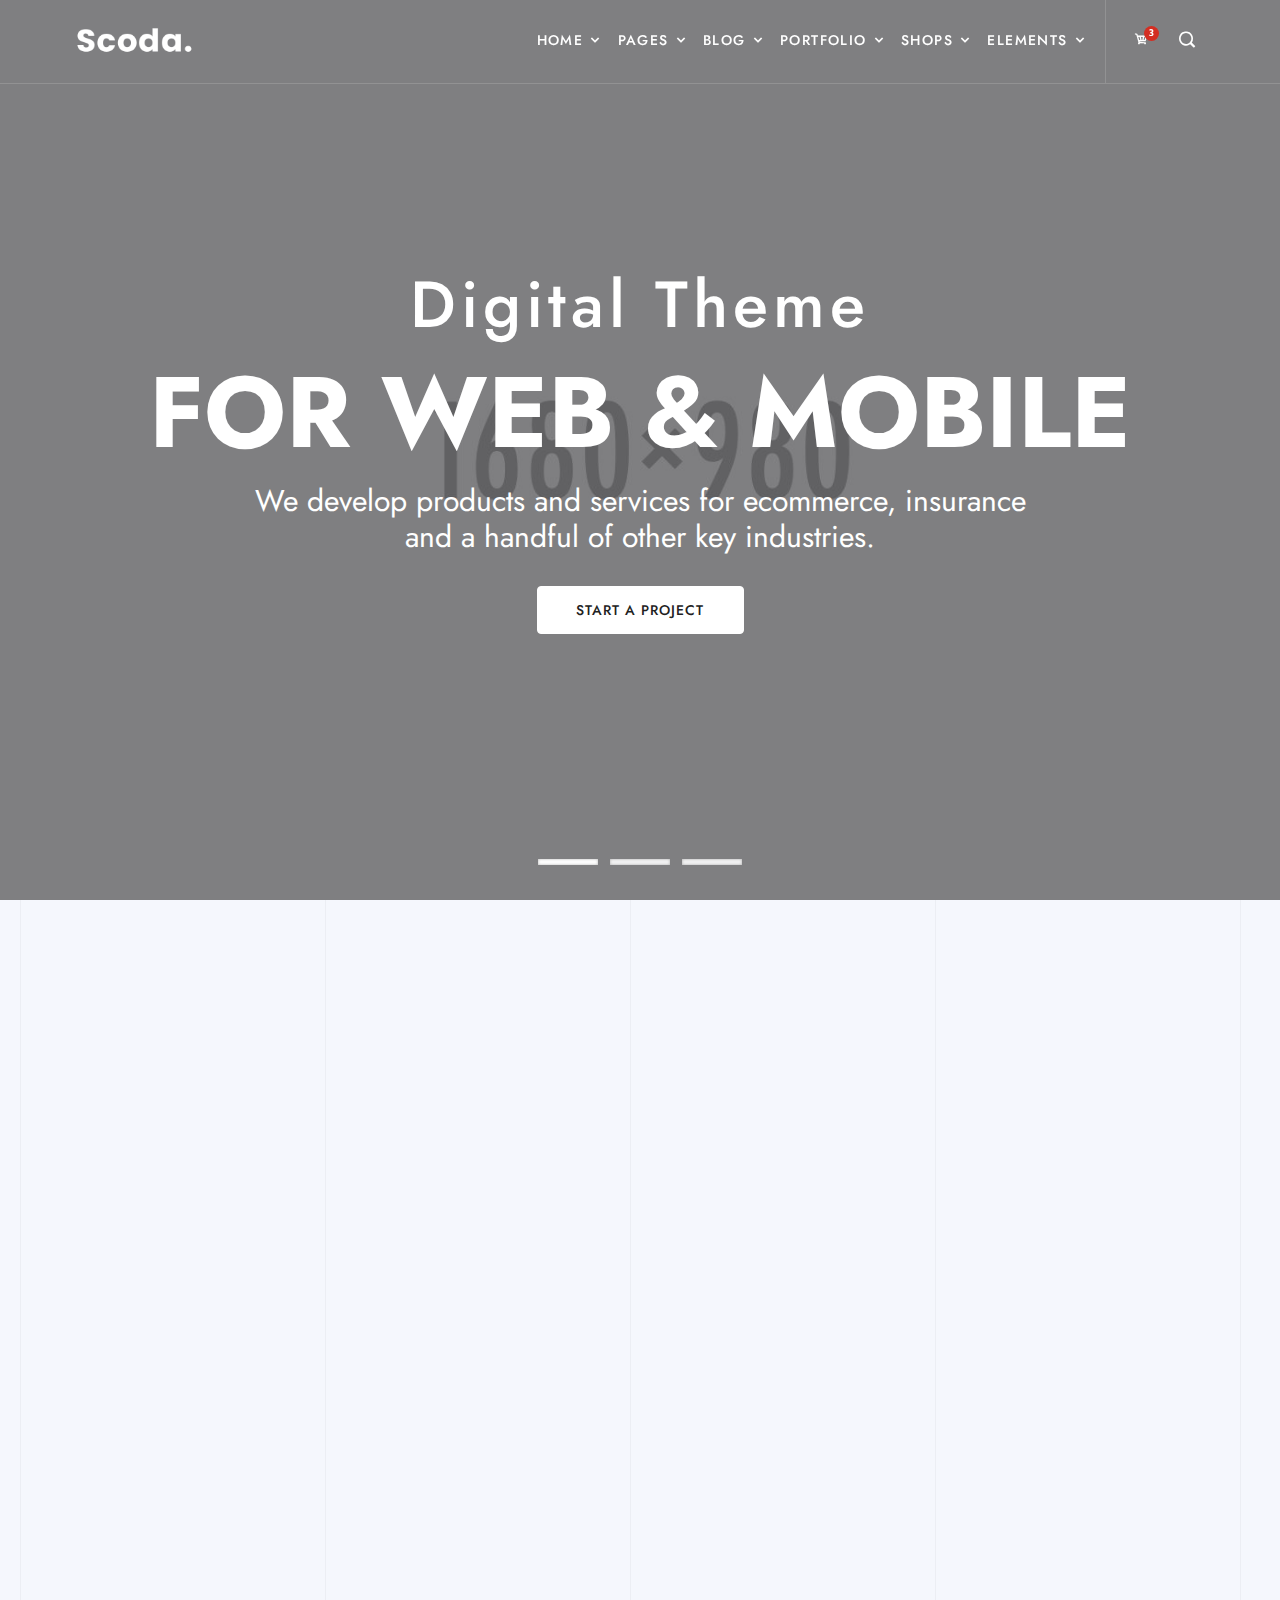
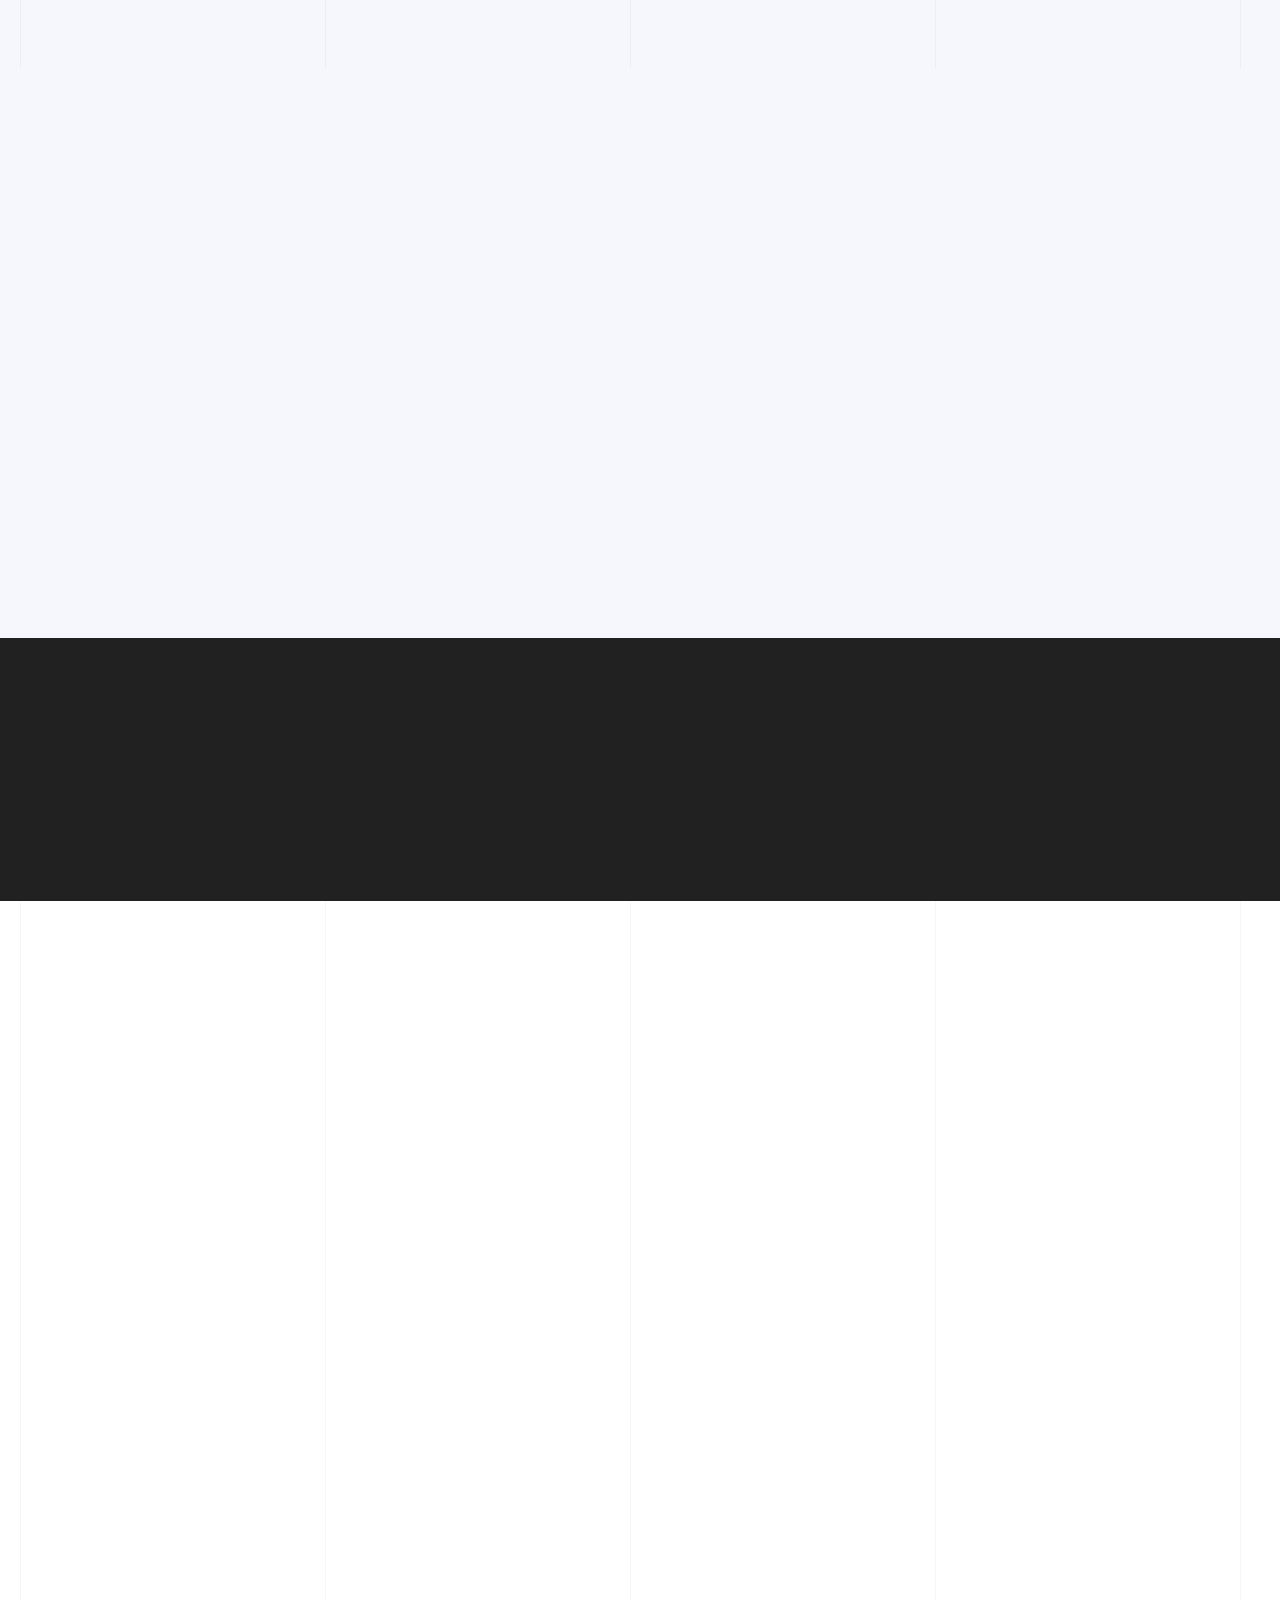
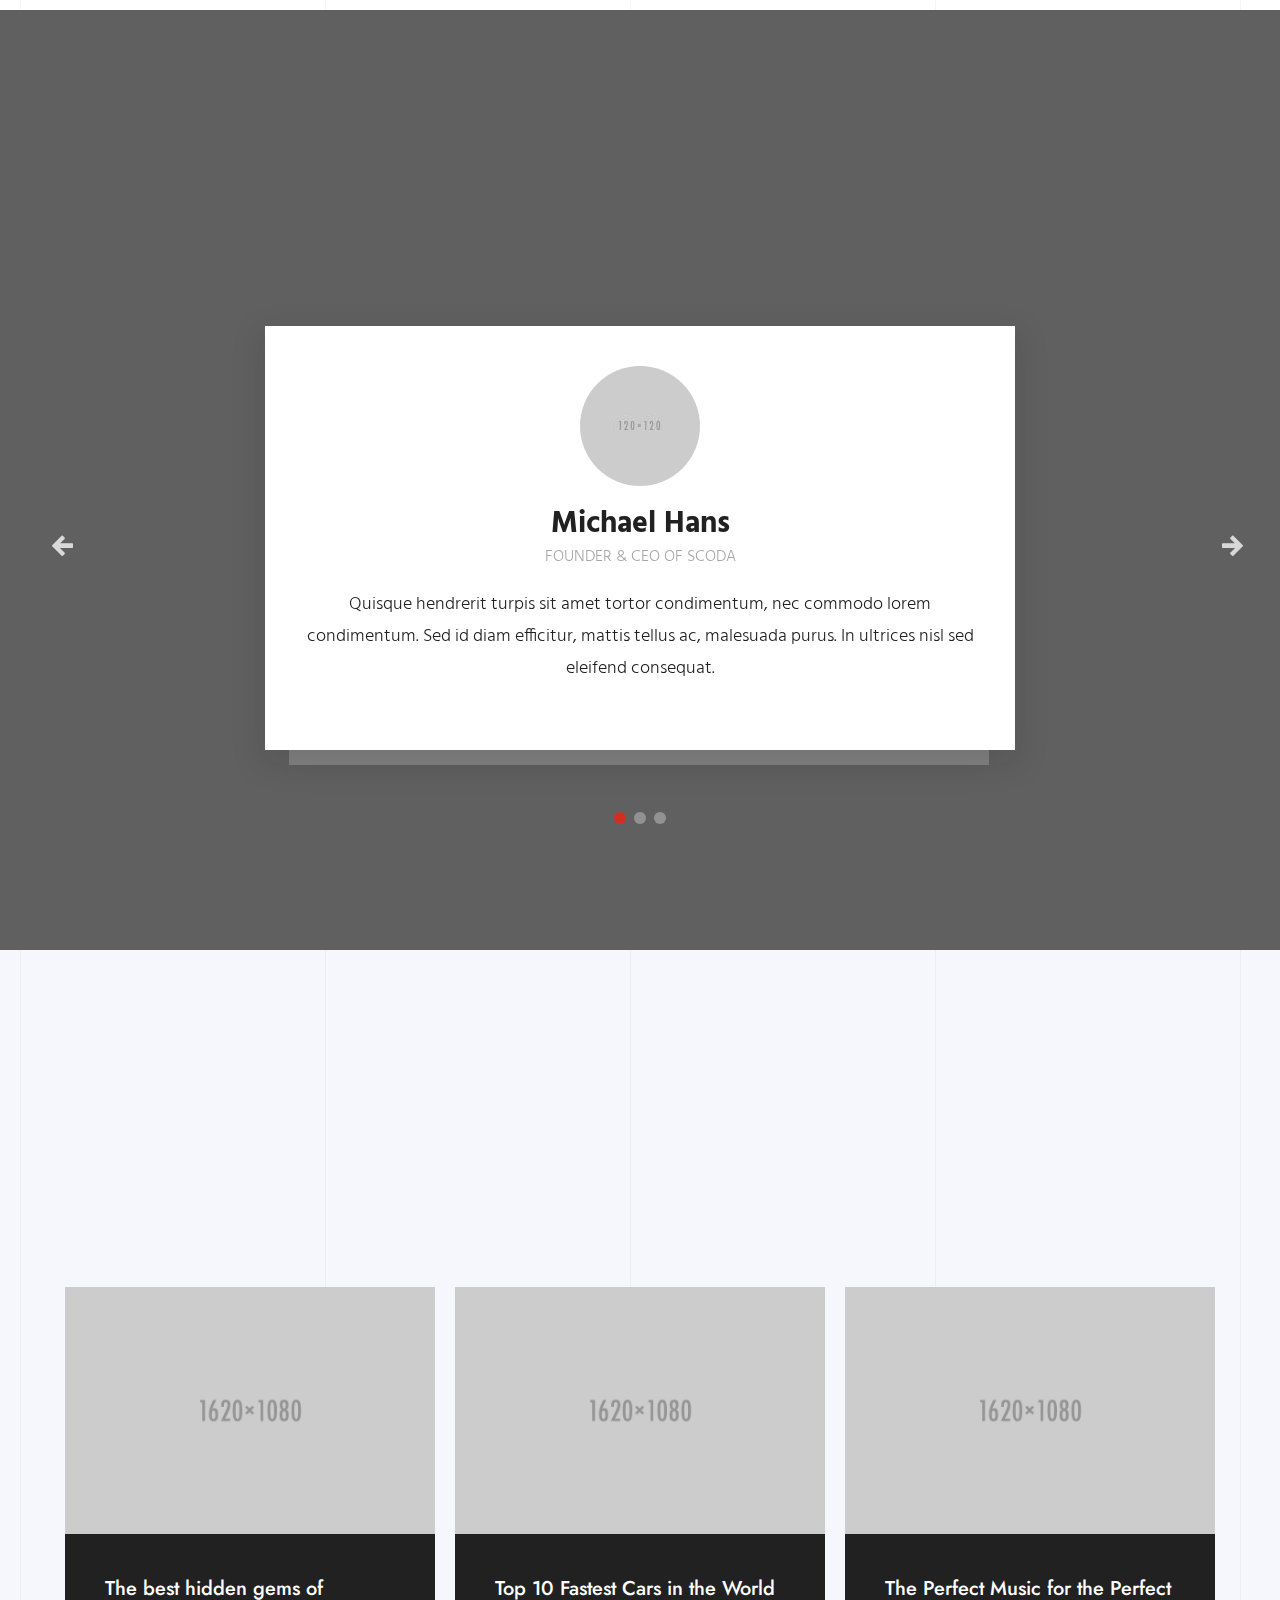
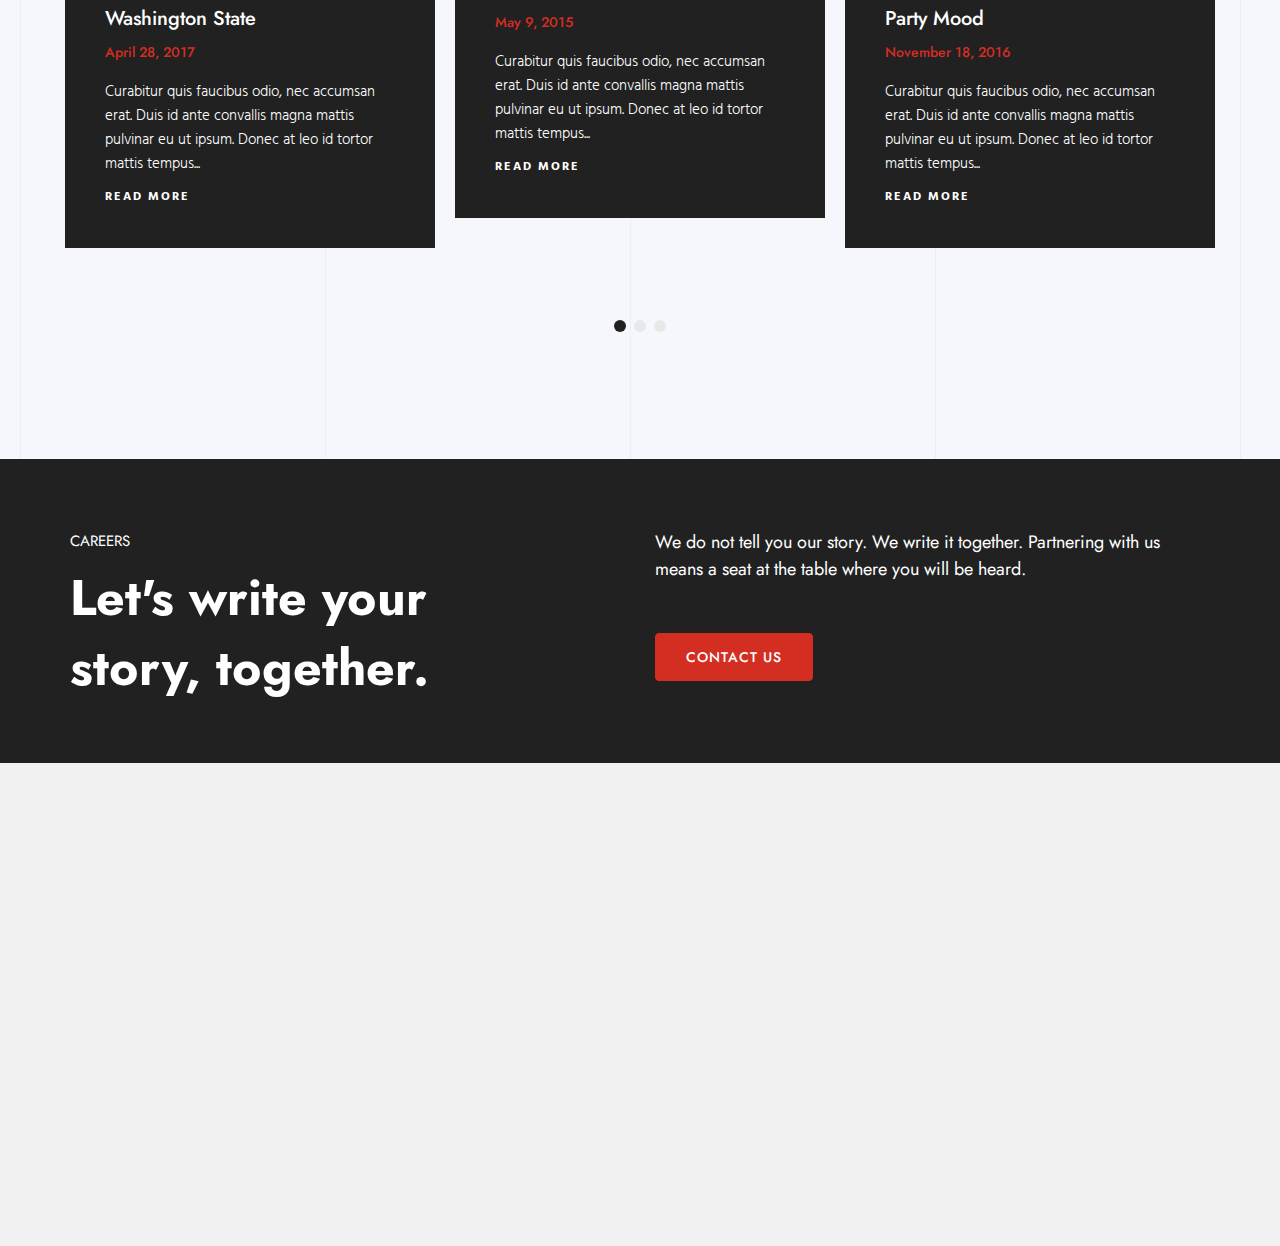
<file: index.html>
<!DOCTYPE html>
<html lang="en">
<head>
<meta charset="utf-8">
<meta name="viewport" content="width=device-width, initial-scale=1">
<meta http-equiv="X-UA-Compatible" content="IE=edge">
<title>Scoda. - Multipurpose One Page HTML5 Template</title>
<link rel="shortcut icon" href="assets/images/favicon.ico">
<link rel="stylesheet" href="assets/css/master.css">
<link rel="stylesheet" href="assets/css/responsive.css">
</head>
<body>

<!--=== Loader Start ======-->
<div id="loader-overlay">
  <div class="loader-wrapper">
    <div class="scoda-pulse"></div>
  </div>
</div>
<!--=== Loader End ======-->

<!--=== Wrapper Start ===-->
<div class="wrapper" id="main">

  <!--=== Header Start ===-->
  <nav class="navbar navbar-default navbar-fixed navbar-transparent white bootsnav on no-full">
    <!--=== Start Top Search ===-->
    <div class="fullscreen-search-overlay" id="search-overlay"> <a href="#" class="fullscreen-close" id="fullscreen-close-button"><i class="icofont icofont-close"></i></a>
      <div id="fullscreen-search-wrapper">
        <form method="get" id="fullscreen-searchform">
          <input type="text" value="" placeholder="Type and hit Enter..." id="fullscreen-search-input" class="search-bar-top">
          <i class="icofont icofont-search-1 fullscreen-search-icon">
          <input value="" type="submit">
          </i>
        </form>
      </div>
    </div>
    <!--=== End Top Search ===-->

    <div class="container">
      <!--=== Start Atribute Navigation ===-->
      <div class="attr-nav">
        <ul>
          <li class="dropdown"> <a href="#" class="dropdown-toggle" data-toggle="dropdown" > <i class="icofont icofont-cart"></i> <span class="badge">3</span> </a>
            <ul class="dropdown-menu cart-list">
              <li> <a href="#" class="photo"><img src="assets/images/thumb01.jpg" class="cart-thumb" alt="" /></a>
                <h6><a href="#">Delica omtantur </a></h6>
                <p>2x - <span class="price">$99.99</span></p>
              </li>
              <li> <a href="#" class="photo"><img src="assets/images/thumb02.jpg" class="cart-thumb" alt="" /></a>
                <h6><a href="#">Omnes ocurreret</a></h6>
                <p>1x - <span class="price">$33.33</span></p>
              </li>
              <li> <a href="#" class="photo"><img src="assets/images/thumb03.jpg" class="cart-thumb" alt="" /></a>
                <h6><a href="#">Agam facilisis</a></h6>
                <p>2x - <span class="price">$99.99</span></p>
              </li>
              <li class="total"> <span class="pull-right"><strong>Total</strong>: $0.00</span> <a href="#" class="btn btn-default btn-cart">Cart</a> </li>
            </ul>
          </li>
          <li class="search"><a href="#" id="search-button"><i class="icofont icofont-search-1"></i></a></li>
        </ul>
      </div>
      <!--=== End Atribute Navigation ===-->

      <!--=== Start Header Navigation ===-->
      <div class="navbar-header">
        <button type="button" class="navbar-toggle" data-toggle="collapse" data-target="#navbar-menu"> <i class="icofont icofont-navigation-menu"></i> </button>
        <div class="logo"> <a href="index.html"> <img class="logo logo-display" src="assets/images/logo-white.png" alt=""> <img class="logo logo-scrolled" src="assets/images/logo-black.png" alt=""> </a> </div>
      </div>
      <!--=== End Header Navigation ===-->

      <!--=== Collect the nav links, forms, and other content for toggling ===-->
      <div class="collapse navbar-collapse" id="navbar-menu">
        <ul class="nav navbar-nav" data-in="fadeIn" data-out="fadeOut">
          <li class="dropdown megamenu-fw"> <a href="index.html" class="dropdown-toggle" data-toggle="dropdown">Home</a>
            <ul class="dropdown-menu megamenu-content" role="menu">
              <li>
                <div class="row">
                  <div class="col-menu col-md-3">
                    <h6 class="title">Home Layouts</h6>
                    <div class="content">
                      <ul class="menu-col">
                        <li><a href="index.html">Creative Agency</a></li>
<li><a href="design-studio.html">Design Studio</a></li>
<li><a href="digital-marketing.html">Digital Marketing</a></li>
                        <li><a href="small-business.html">Small Business</a></li>
                        <li><a href="corporate-business.html">Corporate Business</a></li>
                        <li><a href="startup-business.html">Startup Business</a></li>
                        <li><a href="minimal.html">Minimal Design</a></li>
                      </ul>
                    </div>
                  </div>
                  <!--=== end col-3 ===-->
                  <div class="col-menu col-md-3">
                    <h6 class="title">Home Layouts</h6>
                    <div class="content">
                      <ul class="menu-col">
                        <li><a href="creative-onepage.html">Creative One page</a></li>
                        <li><a href="creative-portfolio.html">Creative Portfolio</a></li>
                        <li><a href="personal-resume.html">Personal Resume</a></li>
                        <li><a href="seo-agency.html">SEO Agency</a></li>
                        <li><a href="digital-agency.html">Digital Agency</a></li>
                      </ul>
                    </div>
                  </div>
                  <!--=== end col-3 ===-->
                  <div class="col-menu col-md-3">
                    <h6 class="title">Home Layouts</h6>
                    <div class="content">
                      <ul class="menu-col">
                        <li><a href="architecture.html">Architecture</a></li>
                        <li><a href="restaurant.html">Restaurant</a></li>
                        <li><a href="online-shop.html">Online Shop</a></li>
                        <li><a href="photography.html">Photography</a></li>
                        <li><a href="gym-fitness.html">Gym / Fitness</a></li>
                      </ul>
                    </div>
                  </div>
                  <div class="col-menu col-md-3">
                    <h6 class="title">Home Layouts</h6>
                    <div class="content">
                      <ul class="menu-col">
                        <li><a href="app-style.html">App Style</a></li>
                        <li><a href="travel-agency.html">Travel Agency</a></li>
                        <li><a href="construction.html">Construction</a></li>
                        <li><a href="music.html">Music</a></li>
                        <li><a href="weddings.html">Weddings</a></li>
                      </ul>
                    </div>
                  </div>
                  <!--=== end col-3 ===-->
                </div>
                <!--=== end row ===-->
              </li>
            </ul>
          </li>
          <li class="dropdown"> <a href="#" class="dropdown-toggle" data-toggle="dropdown">Pages</a>
            <ul class="dropdown-menu">
              <li class="dropdown"> <a href="#" class="dropdown-toggle" data-toggle="dropdown">About</a>
                <ul class="dropdown-menu">
                  <li><a href="about-us.html">About Us</a></li>
                  <li><a href="about-creative.html">About - Creative</a></li>
                </ul>
              </li>
              <li class="dropdown"><a href="#" class="dropdown-toggle" data-toggle="dropdown">Services</a>
                <ul class="dropdown-menu">
                  <li><a href="service-simple.html">Service Simple</a></li>
                  <li><a href="service-creative.html">Service Creative</a></li>
                </ul>
              </li>
              <li class="dropdown"> <a href="#" class="dropdown-toggle" data-toggle="dropdown">Contact</a>
                <ul class="dropdown-menu">
                  <li><a href="contact-simple.html">Contact Simple</a></li>
                  <li><a href="contact-creative.html">Contact Creative</a></li>
                </ul>
              </li>
              <li><a href="404-page.html">404 Page</a></li>
              <li><a href="coming-soon.html">Coming Soon</a></li>
              <li><a href="faqs.html">FAQs</a></li>
              <li><a href="term-condition.html">Terms &amp; Conditions</a></li>
              <li><a href="privacy.html">Privacy Policy</a></li>
              <li><a href="career.html">Careers</a></li>
              <li><a href="login.html">Login</a></li>
            </ul>
          </li>
          <li class="dropdown"> <a href="#" class="dropdown-toggle" data-toggle="dropdown">Blog</a>
            <ul class="dropdown-menu">
              <li><a href="blog-standard.html">Blog Standard</a></li>
              <li><a href="blog-grid.html">Blog Grid</a></li>
              <li><a href="blog-sidebar.html">Blog Sidebar</a></li>
              <li><a href="blog-masonry.html">Blog Masonry</a></li>
              <li><a href="blog-carousel.html">Blog Carousel</a></li>
              <li><a href="blog-sidebar-right.html">Blog Sidebar Right</a></li>
              <li><a href="blog-sidebar-left.html">Blog Sidebar Left</a></li>
            </ul>
          </li>
          <li class="dropdown"><a href="#" class="dropdown-toggle" data-toggle="dropdown">Portfolio</a>
            <ul class="dropdown-menu">
              <li class="dropdown"> <a href="#" class="dropdown-toggle" data-toggle="dropdown">Boxed</a>
                <ul class="dropdown-menu">
                  <li><a href="box-2-columns.html">2 Columns</a></li>
                  <li><a href="box-3-columns.html">3 Columns</a></li>
                  <li><a href="box-4-columns.html">4 Columns</a></li>
                </ul>
              </li>
              <li class="dropdown"> <a href="#" class="dropdown-toggle" data-toggle="dropdown">Boxed - Space</a>
                <ul class="dropdown-menu">
                  <li><a href="box-space-2-columns.html">2 Columns</a></li>
                  <li><a href="box-space-3-columns.html">3 Columns</a></li>
                  <li><a href="box-space-4-columns.html">4 Columns</a></li>
                </ul>
              </li>
              <li class="dropdown"><a href="#" class="dropdown-toggle" data-toggle="dropdown">Wide</a>
                <ul class="dropdown-menu">
                  <li><a href="wide-2-columns.html">2 Columns</a></li>
                  <li><a href="wide-3-columns.html">3 Columns</a></li>
                  <li><a href="wide-4-columns.html">4 Columns</a></li>
                </ul>
              </li>
              <li class="dropdown"> <a href="#" class="dropdown-toggle" data-toggle="dropdown">Wide - Space</a>
                <ul class="dropdown-menu">
                  <li><a href="wide-space-2-columns.html">2 Columns</a></li>
                  <li><a href="wide-space-3-columns.html">3 Columns</a></li>
                  <li><a href="wide-space-4-columns.html">4 Columns</a></li>
                </ul>
              </li>
              <li><a href="single-portfolio.html">Single Portfolio</a></li>
            </ul>
          </li>
          <li class="dropdown"> <a href="#" class="dropdown-toggle" data-toggle="dropdown">Shops</a>
            <ul class="dropdown-menu">
              <li><a href="shop-fullwidth.html">Shop Fullwidth</a></li>
              <li><a href="shop-standard.html">Shop Standard</a></li>
              <li><a href="shop-boxed.html">Shop Boxed</a></li>
              <li><a href="shop-masonry.html">Shop Masonry</a></li>
              <li><a href="shop-product.html">Single Product</a></li>
              <li><a href="shop-cart.html">Shop Cart</a></li>
              <li><a href="shop-checkout.html">Shop Checkout</a></li>
            </ul>
          </li>
          <li class="dropdown megamenu-fw"> <a href="#" class="dropdown-toggle" data-toggle="dropdown">Elements</a>
            <ul class="dropdown-menu megamenu-content" role="menu">
              <li>
                <div class="row">
                  <div class="col-menu col-md-4">
                    <h6 class="title">Elements</h6>
                    <div class="content">
                      <ul class="menu-col">
                        <li><a href="buttons.html">Buttons</a></li>
                        <li><a href="typography.html">Typography</a></li>
                        <li><a href="alerts.html">Alerts</a></li>
                        <li><a href="pricing-tables.html">Pricing Tables</a></li>
                        <li><a href="call-to-action.html">Call to Actions</a></li>
                        <li><a href="parallax-section.html">Parallax Sections</a></li>
                      </ul>
                    </div>
                  </div>
                  <!--=== end col-4 ===-->
                  <div class="col-menu col-md-4">
                    <h6 class="title">Elements</h6>
                    <div class="content">
                      <ul class="menu-col">
                        <li><a href="tabs.html">Tabs</a></li>
                        <li><a href="accordions.html">Accordions</a></li>
                        <li><a href="sliders.html">Sliders</a></li>
                        <li><a href="progress-bar.html">Progress Bars</a></li>
                        <li><a href="contact-form.html">Contact Forms</a></li>
                        <li><a href="google-maps.html">Google Maps</a></li>
                      </ul>
                    </div>
                  </div>
                  <!--=== end col-4 ===-->
                  <div class="col-menu col-md-4">
                    <h6 class="title">Elements</h6>
                    <div class="content">
                      <ul class="menu-col">
                        <li><a href="progress-bar-ring.html">Progress Bar Ring</a></li>
                        <li><a href="theme-icons.html">Theme Icons</a></li>
                        <li><a href="boxed-icons.html">Boxed Icons</a></li>
                        <li><a href="grid-columns.html">Grid Columns</a></li>
                        <li><a href="team-member.html">Team Members</a></li>
                        <li><a href="countdowns.html">Countdowns</a></li>
                      </ul>
                    </div>
                  </div>
                </div>
                <!--=== end row ===-->
              </li>
            </ul>
          </li>
        </ul>
      </div>
      <!--=== /.navbar-collapse ===-->
    </div>
  </nav>
  <!--=== Header End ===-->

  <!--=== Flex Slider Start ===-->
  <section class="pt-0 pb-0">
    <div class="slider-bg flexslider">
      <ul class="slides">
        <!--=== SLIDE 1 ===-->
        <li>
          <div class="slide-img" style="background:url(assets/images/slides/home-bg-1.jpg) center center / cover scroll no-repeat;"></div>
          <div class="hero-text-wrap">
            <div class="hero-text white-color">
              <div class="container text-center">
                <h2 class="white-color font-500 letter-spacing-5">Digital Theme</h2>
                <h1 class="white-color text-uppercase font-700">For Web & Mobile</h1>
                <h3 class="white-color font-400">We develop products and services for ecommerce, insurance <br>and a handful of other key industries.</h3>
                <p class="text-center mt-30"><a class="btn btn-white btn-rounded btn-animate"><span>Start a Project <i class="icofont icofont-arrow-right"></i></span></a> </p>
              </div>
            </div>
          </div>
        </li>
        <!--=== SLIDE 2 ===-->
        <li>
          <div class="slide-img" style="background:url(assets/images/slides/home-bg-2.jpg) center center / cover scroll no-repeat;"></div>
          <div class="hero-text-wrap gradient-overlay-bg">
            <div class="hero-text">
              <div class="container text-center">
                <h2 class="white-color font-500 letter-spacing-5">Visualizing Innovation</h2>
                <h1 class="white-color text-uppercase font-700">Experience Design Agency</h1>
                <p class="text-center mt-30"><a class="btn btn-dark btn-rounded btn-animate"><span>Learn More <i class="icofont icofont-arrow-right"></i></span></a> <a class="btn btn-outline-white btn-rounded">Contact Us</a> </p>
              </div>
            </div>
          </div>
        </li>
        <!--=== SLIDE 3 ===-->
        <li>
          <div class="slide-img" style="background:url(assets/images/slides/home-bg-3.jpg) center center / cover scroll no-repeat;"></div>
          <div class="hero-text-wrap">
            <div class="hero-text">
              <div class="container text-center">
                <h2 class="white-color font-500 letter-spacing-5">Scoda Creative Agency</h2>
                <h1 class="white-color text-uppercase font-700">Business Consulting</h1>
                <h3 class="white-color font-400">A digital agency focused on UX / UI and strategic development.</h3>
                <p class="text-center mt-30"><a class="btn btn-color btn-rounded">See Our Work</a> </p>
              </div>
            </div>
          </div>
        </li>
      </ul>
    </div>
  </section>
  <!--=== Flex Slider End ===-->

  <!--=== Who We Are Start ===-->
  <section class="first-ico-box">
    <div class="dn-bg-lines">
      <div></div>
      <div></div>
      <div></div>
      <div></div>
      <div></div>
    </div>
    <div class="left_parallax">
      <div class="vertical-text">
        <h3 data-lax-preset="driftRight" data-lax-optimize=true class="lax chunkyText font-700 dark-color">Design</h3>
      </div>
    </div>
    <div class="right_parallax">
      <h3 data-lax-preset="driftLeft" data-lax-optimize=true class="lax chunkyText font-700 red-color">Creative.</h3>
    </div>
    <div class="container">
      <div class="row">
        <div class="col-sm-8 section-heading">
          <h2 class="wow fadeTop" data-wow-delay="0.1s">We're Scoda Agency</h2>
          <h4 class="text-uppercase wow fadeTop" data-wow-delay="0.2s">- The way we work is fun -</h4>
          <p class="mt-30 wow fadeTop" data-wow-delay="0.3s">We are a fully in-house digital agency focusing on branding, marketing, web design and development with clients ranging from start-ups. We pride ourselves on partnering with clients in order to give the most transparent and educational experience.</p>
        </div>
      </div>
      <div class="row mt-50">
        <div class="col-md-4 feature-box text-center radius-icon wow fadeTop" data-wow-delay="0.1s"> <i class="icofont icofont-ui-theme font-50px default-icon"></i>
          <h4 class="text-uppercase">Branding</h4>
          <p>Lorem ipsum dolor sit amet, consectetur adipiscing elit. Fusce efficitur congue erat ac molestie.</p>
        </div>
        <div class="col-md-4 feature-box text-center radius-icon wow fadeTop" data-wow-delay="0.2s"> <i class="icofont icofont-responsive font-50px default-icon"></i>
          <h4 class="text-uppercase">Design & Development</h4>
          <p>Lorem ipsum dolor sit amet, consectetur adipiscing elit. Fusce efficitur congue erat ac molestie.</p>
        </div>
        <div class="col-md-4 feature-box text-center radius-icon wow fadeTop" data-wow-delay="0.3s"> <i class="icofont icofont-zigzag font-50px default-icon"></i>
          <h4 class="text-uppercase">Marketing</h4>
          <p>Lorem ipsum dolor sit amet, consectetur adipiscing elit. Fusce efficitur congue erat ac molestie.</p>
        </div>
      </div>
    </div>
  </section>
  <!--=== Who We Are End ===-->

  <!--=== Portfolio Start ===-->
  <section class="pt-0 pb-0">
    <div class="container-fluid">
      <div class="row">
        <div class="portfolio-container text-center">

          <ul id="portfolio-grid" class="three-column">
            <li class="portfolio-item wow fadeIn wow fadeIn" data-wow-delay="0.1s" data-groups='["all", "print", "branding"]'>
              <div class="portfolio gallery-image-hover">
                <div class="dark-overlay"></div>
                <img src="assets/images/portfolio/grid/1.jpg" alt="">
                <div class="portfolio-wrap">
                  <div class="portfolio-description">
                    <h3 class="portfolio-title">One Four</h3>
                    <a href="single-portfolio.html" class="links">Print</a> </div>
                  <!--=== /.project-info ===-->
                  <ul class="portfolio-details">
                    <li><a class="alpha-lightbox" href="assets/images/portfolio/grid/1.jpg"><i class="icofont icofont-search-1"></i></a></li>
                    <li><a href="single-portfolio.html"><i class="icofont icofont-link-alt"></i></a></li>
                  </ul>
                </div>
              </div>
              <!--=== /.portfolio ===-->
            </li>
            <li class="portfolio-item wow fadeIn" data-wow-delay="0.2s" data-groups='["all", "branding", "web"]'>
              <div class="portfolio gallery-image-hover">
                <div class="dark-overlay"></div>
                <img src="assets/images/portfolio/grid/2.jpg" alt="">
                <div class="portfolio-wrap">
                  <div class="portfolio-description">
                    <h3 class="portfolio-title">And Logo</h3>
                    <a href="single-portfolio.html" class="links">Branding</a> </div>
                  <!--=== /.project-info ===-->
                  <ul class="portfolio-details">
                    <li><a class="alpha-lightbox" href="assets/images/portfolio/grid/2.jpg"><i class="icofont icofont-search-1"></i></a></li>
                    <li><a href="single-portfolio.html"><i class="icofont icofont-link-alt"></i></a></li>
                  </ul>
                </div>
              </div>
              <!--=== /.portfolio ===-->
            </li>
            <li class="portfolio-item wow fadeIn" data-wow-delay="0.3s" data-groups='["all", "branding"]'>
              <div class="portfolio gallery-image-hover">
                <div class="dark-overlay"></div>
                <img src="assets/images/portfolio/grid/3.jpg" alt="">
                <div class="portfolio-wrap">
                  <div class="portfolio-description">
                    <h3 class="portfolio-title">Business Card</h3>
                    <a href="single-portfolio.html" class="links">Branding</a> </div>
                  <!--=== /.project-info ===-->
                  <ul class="portfolio-details">
                    <li><a class="alpha-lightbox" href="assets/images/portfolio/grid/3.jpg"><i class="icofont icofont-search-1"></i></a></li>
                    <li><a href="single-portfolio.html"><i class="icofont icofont-link-alt"></i></a></li>
                  </ul>
                </div>
              </div>
              <!--=== /.portfolio ===-->
            </li>
            <li class="portfolio-item wow fadeIn" data-wow-delay="0.4s" data-groups='["all", "print", "design"]'>
              <div class="portfolio gallery-image-hover">
                <div class="dark-overlay"></div>
                <img src="assets/images/portfolio/grid/4.jpg" alt="">
                <div class="portfolio-wrap">
                  <div class="portfolio-description">
                    <h3 class="portfolio-title">Wiley Club</h3>
                    <a href="single-portfolio.html" class="links">Web Design</a> </div>
                  <!--=== /.project-info ===-->
                  <ul class="portfolio-details">
                    <li><a class="alpha-lightbox" href="assets/images/portfolio/grid/4.jpg"><i class="icofont icofont-search-1"></i></a></li>
                    <li><a href="single-portfolio.html"><i class="icofont icofont-link-alt"></i></a></li>
                  </ul>
                </div>
              </div>
              <!--=== /.portfolio ===-->
            </li>
            <li class="portfolio-item wow fadeIn" data-wow-delay="0.5s" data-groups='["all", "design"]'>
              <div class="portfolio gallery-image-hover">
                <div class="dark-overlay"></div>
                <img src="assets/images/portfolio/grid/5.jpg" alt="">
                <div class="portfolio-wrap">
                  <div class="portfolio-description">
                    <h3 class="portfolio-title">Scarab Ring</h3>
                    <a href="single-portfolio.html" class="links">Print Design</a> </div>
                  <!--=== /.project-info ===-->
                  <ul class="portfolio-details">
                    <li><a class="alpha-lightbox" href="assets/images/portfolio/grid/5.jpg"><i class="icofont icofont-search-1"></i></a></li>
                    <li><a href="single-portfolio.html"><i class="icofont icofont-link-alt"></i></a></li>
                  </ul>
                </div>
              </div>
              <!--=== /.portfolio ===-->
            </li>
            <li class="portfolio-item wow fadeIn" data-wow-delay="0.6s" data-groups='["all", "design", "web"]'>
              <div class="portfolio gallery-image-hover">
                <div class="dark-overlay"></div>
                <img src="assets/images/portfolio/grid/6.jpg" alt="">
                <div class="portfolio-wrap">
                  <div class="portfolio-description">
                    <h3 class="portfolio-title">First Floor</h3>
                    <a href="single-portfolio.html" class="links">Web Design</a> </div>
                  <!--=== /.project-info ===-->
                  <ul class="portfolio-details">
                    <li><a class="alpha-lightbox" href="assets/images/portfolio/grid/6.jpg"><i class="icofont icofont-search-1"></i></a></li>
                    <li><a href="single-portfolio.html"><i class="icofont icofont-link-alt"></i></a></li>
                  </ul>
                </div>
              </div>
              <!--=== /.portfolio ===-->
            </li>
          </ul>
        </div>
      </div>
    </div>
  </section>
  <!--=== Portfolio End ===-->

  <!--=== Counter Start ===-->
  <section class="dark-bg pt-80 pb-80">
    <div class="container-fluid">
      <div class="row">
        <div class="col-md-3 counter text-center col-sm-6 wow fadeTop" data-wow-delay="0.1s">
          <h2 class="count white-color font-700">5600</h2>
          <h3>Cup Of Tea</h3>
        </div>
        <div class="col-md-3 counter text-center col-sm-6 wow fadeTop" data-wow-delay="0.2s">
          <h2 class="count white-color font-700">220</h2>
          <h3>Years Of Experience</h3>
        </div>
        <div class="col-md-3 counter text-center col-sm-6 wow fadeTop" data-wow-delay="0.3s">
          <h2 class="count white-color font-700">108</h2>
          <h3>Hours Of Project</h3>
        </div>
        <div class="col-md-3 counter text-center col-sm-6 wow fadeTop" data-wow-delay="0.4s">
          <h2 class="count white-color font-700">650</h2>
          <h3>Projects Wins</h3>
        </div>
      </div>
    </div>
  </section>
  <!--=== Counter End ===-->

  <!--=== Our Team Start ===-->
  <section class="white-bg pb-0">
    <div class="dn-bg-lines">
      <div></div>
      <div></div>
      <div></div>
      <div></div>
      <div></div>
    </div>
    <div class="container">
      <div class="row">
        <div class="col-sm-8 section-heading">
          <h2 class="wow fadeTop" data-wow-delay="0.1s">Meet Our Team</h2>
          <h4 class="text-uppercase wow fadeTop" data-wow-delay="0.2s">- We Are Stronger -</h4>
        </div>
      </div>
    </div>
    <div class="container-fluid">
      <div class="row mt-50">
        <div class="col-md-3 col-sm-6 col-xs-12 wow fadeTop remove-padding" data-wow-delay="0.3s">
          <div class="team-member-container gallery-image-hover"> <img src="assets/images/team/team-01.jpg" class="img-responsive" alt="team-01">
            <div class="member-caption">
              <div class="member-description text-center">
                <div class="member-description-wrap">
                  <h4 class="member-title">Randy Bell</h4>
                  <p class="member-subtitle">UI/UX Designer</p>
                  <ul class="member-icons">
                    <li class="social-icon"><a href="#"><i class="icofont icofont-facebook"></i></a></li>
                    <li class="social-icon"><a href="#"><i class="icofont icofont-twitter"></i></a></li>
                    <li class="social-icon"><a href="#"><i class="icofont icofont-youtube"></i></a></li>
                  </ul>
                </div>
              </div>
            </div>
          </div>
        </div>
        <!--=== Member End ===-->
        <div class="col-md-3 col-sm-6 col-xs-12 wow fadeTop remove-padding" data-wow-delay="0.4s">
          <div class="team-member-container gallery-image-hover"> <img src="assets/images/team/team-02.jpg" class="img-responsive" alt="team-02">
            <div class="member-caption">
              <div class="member-description text-center">
                <div class="member-description-wrap">
                  <h4 class="member-title">Alice Andrews</h4>
                  <p class="member-subtitle">Photographer</p>
                  <ul class="member-icons">
                    <li class="social-icon"><a href="#"><i class="icofont icofont-facebook"></i></a></li>
                    <li class="social-icon"><a href="#"><i class="icofont icofont-twitter"></i></a></li>
                    <li class="social-icon"><a href="#"><i class="icofont icofont-youtube"></i></a></li>
                  </ul>
                </div>
              </div>
            </div>
          </div>
        </div>
        <!--=== Member End ===-->
        <div class="col-md-3 col-sm-6 col-xs-12 wow fadeTop remove-padding" data-wow-delay="0.5s">
          <div class="team-member-container gallery-image-hover"> <img src="assets/images/team/team-03.jpg" class="img-responsive" alt="team-03">
            <div class="member-caption">
              <div class="member-description text-center">
                <div class="member-description-wrap">
                  <h4 class="member-title">Nicholas Hart</h4>
                  <p class="member-subtitle">Web Developer</p>
                  <ul class="member-icons">
                    <li class="social-icon"><a href="#"><i class="icofont icofont-facebook"></i></a></li>
                    <li class="social-icon"><a href="#"><i class="icofont icofont-twitter"></i></a></li>
                    <li class="social-icon"><a href="#"><i class="icofont icofont-youtube"></i></a></li>
                  </ul>
                </div>
              </div>
            </div>
          </div>
        </div>
        <!--=== Member End ===-->
        <div class="col-md-3 col-sm-6 col-xs-12 wow fadeTop remove-padding" data-wow-delay="0.6s">
          <div class="team-member-container gallery-image-hover"> <img src="assets/images/team/team-04.jpg" class="img-responsive" alt="team-04">
            <div class="member-caption">
              <div class="member-description text-center">
                <div class="member-description-wrap">
                  <h4 class="member-title">Grace Ross</h4>
                  <p class="member-subtitle">CEO/Founder</p>
                  <ul class="member-icons">
                    <li class="social-icon"><a href="#"><i class="icofont icofont-facebook"></i></a></li>
                    <li class="social-icon"><a href="#"><i class="icofont icofont-twitter"></i></a></li>
                    <li class="social-icon"><a href="#"><i class="icofont icofont-youtube"></i></a></li>
                  </ul>
                </div>
              </div>
            </div>
          </div>
        </div>
        <!--=== Member End ===-->
      </div>
    </div>
  </section>
  <!--=== Our Team End ===-->

  <!--=== Testimonails Start ===-->
  <section class="parallax-bg-18 fixed-bg" data-stellar-background-ratio="0.2">
    <div class="overlay-bg"></div>
    <div class="container">
      <div class="row">
        <div class="col-sm-8 section-heading white-color">
          <h2 class="wow fadeTop" data-wow-delay="0.1s">Testimonials</h2>
          <h4 class="text-uppercase wow fadeTop" data-wow-delay="0.2s">- Happy Clients -</h4>
        </div>
      </div>
      <div class="row">
        <div class="col-md-12">
          <div class="slick testimonial">
            <!--=== Slide ===-->
            <div class="testimonial-item">
              <div class="testimonial-content"> <img class="img-responsive img-circle" src="assets/images/team/avatar-1.jpg" alt="avatar-1"/>
                <h5>Michael Hans</h5>
                <p>Founder &amp; CEO of Scoda </p>
                <h4>Quisque hendrerit turpis sit amet tortor condimentum, nec commodo lorem condimentum. Sed id diam efficitur, mattis tellus ac, malesuada purus. In ultrices nisl sed eleifend consequat.</h4>
              </div>
            </div>
            <!--=== Slide ===-->
            <div class="testimonial-item">
              <div class="testimonial-content"> <img class="img-responsive img-circle" src="assets/images/team/avatar-2.jpg" alt="avatar-1"/>
                <h5>Jane Beck</h5>
                <p>CEO of Scoda</p>
                <h4>Quisque hendrerit turpis sit amet tortor condimentum, nec commodo lorem condimentum. Sed id diam efficitur, mattis tellus ac, malesuada purus. In ultrices nisl sed eleifend consequat.</h4>
              </div>
            </div>
            <!--=== Slide ===-->
            <div class="testimonial-item">
              <div class="testimonial-content"> <img class="img-responsive img-circle" src="assets/images/team/avatar-3.jpg" alt="avatar-1"/>
                <h5>Kevin Hall</h5>
                <p>CEO of Scoda</p>
                <h4>Quisque hendrerit turpis sit amet tortor condimentum, nec commodo lorem condimentum. Sed id diam efficitur, mattis tellus ac, malesuada purus. In ultrices nisl sed eleifend consequat.</h4>
              </div>
            </div>
          </div>
        </div>
      </div>
    </div>
  </section>
  <!--=== Testimonails End ===-->

  <!--=== Blogs Start ===-->
  <section>
    <div class="dn-bg-lines">
      <div></div>
      <div></div>
      <div></div>
      <div></div>
      <div></div>
    </div>
    <div class="container">
      <div class="row">
        <div class="col-sm-8 section-heading">
          <h2 class="wow fadeTop" data-wow-delay="0.1s">Our Blogs</h2>
          <h4 class="text-uppercase wow fadeTop" data-wow-delay="0.2s">- Latest News -</h4>
        </div>
      </div>
      <div class="row mt-50">
        <div class="col-md-12 remove-padding">
          <div class="owl-carousel blog-slider">
            <div class="post">
              <div class="post-img"> <img class="img-responsive" src="assets/images/post/post-01.jpg" alt=""/> </div>
              <div class="post-info">
                <h3><a href="blog-grid.html">The best hidden gems of Washington State</a></h3>
                <h6>April 28, 2017</h6>
                <p>Curabitur quis faucibus odio, nec accumsan erat. Duis id ante convallis magna mattis pulvinar eu ut ipsum. Donec at leo id tortor mattis tempus...</p>
                <a class="readmore" href="#"><span>Read More</span></a> </div>
            </div>
            <!--=== Post End ===-->
            <div class="post">
              <div class="post-img"> <img class="img-responsive" src="assets/images/post/post-02.jpg" alt=""/> </div>
              <div class="post-info">
                <h3><a href="blog-grid.html">Top 10 Fastest Cars in the World</a></h3>
                <h6>May 9, 2015</h6>
                <p>Curabitur quis faucibus odio, nec accumsan erat. Duis id ante convallis magna mattis pulvinar eu ut ipsum. Donec at leo id tortor mattis tempus...</p>
                <a class="readmore" href="#"><span>Read More</span></a> </div>
            </div>
            <!--=== Post End ===-->
            <div class="post">
              <div class="post-img"> <img class="img-responsive" src="assets/images/post/post-03.jpg" alt=""/> </div>
              <div class="post-info">
                <h3><a href="blog-grid.html">The Perfect Music for the Perfect Party Mood</a></h3>
                <h6>November 18, 2016</h6>
                <p>Curabitur quis faucibus odio, nec accumsan erat. Duis id ante convallis magna mattis pulvinar eu ut ipsum. Donec at leo id tortor mattis tempus...</p>
                <a class="readmore" href="#"><span>Read More</span></a> </div>
            </div>
            <!--=== Post End ===-->
            <div class="post">
              <div class="post-img"> <img class="img-responsive" src="assets/images/post/post-04.jpg" alt=""/> </div>
              <div class="post-info">
                <h3><a href="blog-grid.html">Want to get an expert to write on your blog</a></h3>
                <h6>Febaury 7, 2017</h6>
                <p>Curabitur quis faucibus odio, nec accumsan erat. Duis id ante convallis magna mattis pulvinar eu ut ipsum. Donec at leo id tortor mattis tempus...</p>
                <a class="readmore" href="#"><span>Read More</span></a> </div>
            </div>
            <!--=== Post End ===-->
            <div class="post">
              <div class="post-img"> <img class="img-responsive" src="assets/images/post/post-05.jpg" alt=""/> </div>
              <div class="post-info">
                <h3><a href="blog-grid.html">Great things are not accomplished who yield</a></h3>
                <h6>June 20, 2016</h6>
                <p>Curabitur quis faucibus odio, nec accumsan erat. Duis id ante convallis magna mattis pulvinar eu ut ipsum. Donec at leo id tortor mattis tempus...</p>
                <a class="readmore" href="#"><span>Read More</span></a> </div>
            </div>
            <!--=== Post End ===-->
            <div class="post">
              <div class="post-img"> <img class="img-responsive" src="assets/images/post/post-06.jpg" alt=""/> </div>
              <div class="post-info">
                <h3><a href="blog-grid.html">You are free to choose what you want to make</a></h3>
                <h6>July 30, 2014</h6>
                <p>Curabitur quis faucibus odio, nec accumsan erat. Duis id ante convallis magna mattis pulvinar eu ut ipsum. Donec at leo id tortor mattis tempus...</p>
                <a class="readmore" href="#"><span>Read More</span></a> </div>
            </div>
            <!--=== Post End ===-->
            <div class="post">
              <div class="post-img"> <img class="img-responsive" src="assets/images/post/post-07.jpg" alt=""/> </div>
              <div class="post-info">
                <h3><a href="blog-grid.html">UX/UI Design & Website/App Design</a></h3>
                <h6>September 25, 2016</h6>
                <p>Curabitur quis faucibus odio, nec accumsan erat. Duis id ante convallis magna mattis pulvinar eu ut ipsum. Donec at leo id tortor mattis tempus...</p>
                <a class="readmore" href="#"><span>Read More</span></a> </div>
            </div>
            <!--=== Post End ===-->
            <div class="post">
              <div class="post-img"> <img class="img-responsive" src="assets/images/post/post-08.jpg" alt=""/> </div>
              <div class="post-info">
                <h3><a href="blog-grid.html">Marketing Campaigns & Content Creation</a></h3>
                <h6>October 16, 2010</h6>
                <p>Curabitur quis faucibus odio, nec accumsan erat. Duis id ante convallis magna mattis pulvinar eu ut ipsum. Donec at leo id tortor mattis tempus...</p>
                <a class="readmore" href="#"><span>Read More</span></a> </div>
            </div>
            <!--=== Post End ===-->
          </div>
        </div>
      </div>
    </div>
  </section>
  <!--=== Blogs End ===-->

  <!--=== Call to Action Start ======-->
  <section class="pt-50 pb-50 dark-bg">
    <div class="container">
      <div class="row">
        <div class="col-md-5">
          <div class="cta-heading-left">
            <p class="subtitle mt-20">careers</p>
            <h3>Let's write your story, together.</h3>
          </div>
        </div>
        <div class="col-md-1"></div>
        <div class="col-md-6">
          <div class="cta-heading-right">
            <p class="mt-20 content-text">We do not tell you our story. We write it together. Partnering with us means a seat at the table where you will be heard.</p>
            <p class="mt-50"><a class="btn btn-rounded btn-color">Contact Us</a></p>
          </div>
        </div>
      </div>
    </div>
  </section>
  <!--=== Call to Action End ======-->

  <!--=== Footer Start ===-->
  <footer class="footer" id="footer-fixed">
    <div class="footer-main">
      <div class="container">
        <div class="row">
          <div class="col-sm-6 col-md-4">
            <div class="widget widget-text">
              <div class="logo logo-footer"><a href="index.html"> <img class="logo logo-display" src="assets/images/logo-footer.png" alt=""></a> </div>
              <p>We are a fully in-house digital agency focusing on branding, marketing, web design and development with clients ranging from start-ups, Lorem ipsum dolor sit amet, consectetur adipiscing elit. Sed varius quam ut magna ultricies pellentesque.</p>
            </div>
          </div>
          <div class="col-sm-6 col-md-2">
            <div class="widget widget-links">
              <h5 class="widget-title">Work With Us</h5>
              <ul>
                <li><a href="#">Themeforest</a></li>
                <li><a href="#">Audio Jungle</a></li>
                <li><a href="#">Code Canyon</a></li>
                <li><a href="#">Video Hive</a></li>
                <li><a href="#">Envato Market</a></li>
              </ul>
            </div>
          </div>
          <div class="col-sm-6 col-md-2">
            <div class="widget widget-links">
              <h5 class="widget-title">Useful Links</h5>
              <ul>
                <li><a href="about-us.html">About Us</a></li>
                <li><a href="contact-simple.html">Contact Us</a></li>
                <li><a href="service-simple.html">Our Services</a></li>
                <li><a href="term-condition.html">Terms &amp; Conditions</a></li>
                <li><a href="career.html">Careers</a></li>
              </ul>
            </div>
          </div>
          <div class="col-sm-6 col-md-4">
            <div class="widget widget-text widget-links">
              <h5 class="widget-title">Contact Us</h5>
              <ul>
                <li> <i class="icofont icofont-google-map"></i> <a href="#">Park Lane Llandrindod Wells, LD7 9QW</a> </li>
                <li> <i class="icofont icofont-iphone"></i> <a href="#">+44 1632 960290</a> </li>
                <li> <i class="icofont icofont-mail"></i> <a href="#">helloscoda@gmail.com</a> </li>
                <li> <i class="icofont icofont-globe"></i> <a href="#">www.envato.com</a> </li>
              </ul>
            </div>
          </div>
        </div>
      </div>
    </div>
    <div class="footer-copyright">
      <div class="container">
        <div class="row">
          <div class="col-md-6 col-xs-12">
            <ul class="social-media">
              <li><a href="#" class="icofont icofont-link-altedin"></a></li>
              <li><a href="#" class="icofont icofont-facebook"></a></li>
              <li><a href="#" class="icofont icofont-twitter"></a></li>
              <li><a href="#" class="icofont icofont-pinterest"></a></li>
              <li><a href="#" class="icofont icofont-instagram"></a></li>
            </ul>
          </div>
          <div class="col-md-6 col-xs-12">
            <div class="copy-right text-right">© 2022 Scoda. All rights reserved</div>
          </div>
        </div>
      </div>
    </div>
  </footer>
  <!--=== Footer End ===-->

  <!--=== GO TO TOP  ===-->
  <a href="#" id="back-to-top" title="Back to top">&uarr;</a>
  <!--=== GO TO TOP End ===-->

</div>
<!--=== Wrapper End ===-->

<!--=== Javascript Plugins ===-->
<script src="assets/js/jquery.min.js"></script>
<script src="assets/js/validator.js"></script>
<script src="assets/js/plugins.js"></script>
<script src="assets/js/master.js"></script>
<script src="assets/js/bootsnav.js"></script>
<!--=== Javascript Plugins End ===-->

<script>
  window.onload = function() {
    document.getElementById("main").classList.add("loaded")

    lax.setup()

    const update = () => {
      lax.update(window.scrollY)
      window.requestAnimationFrame(update)
    }

    window.requestAnimationFrame(update)

    let w = window.innerWidth
    window.addEventListener("resize", function() {
      if(w !== window.innerWidth) {
        lax.updateElements()
      }
    });
  }
</script>

</body>
</html>
</file>
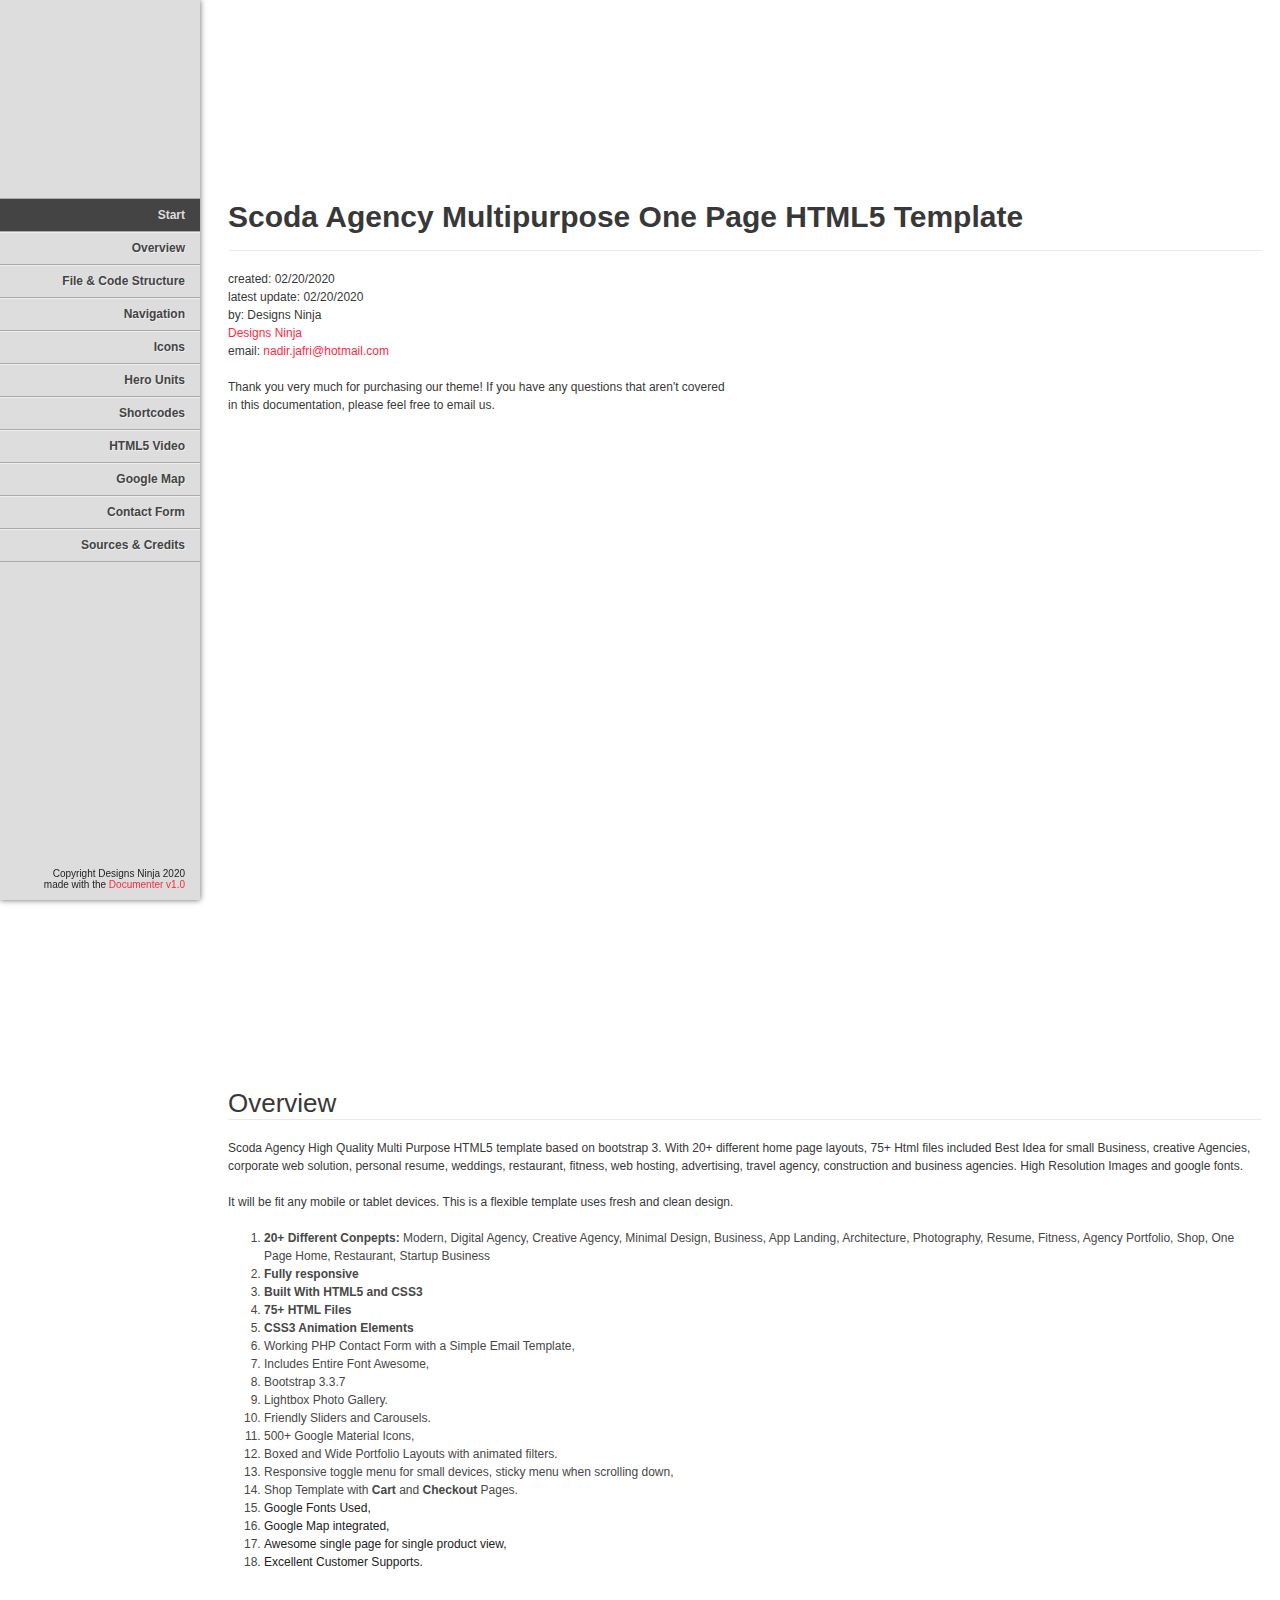
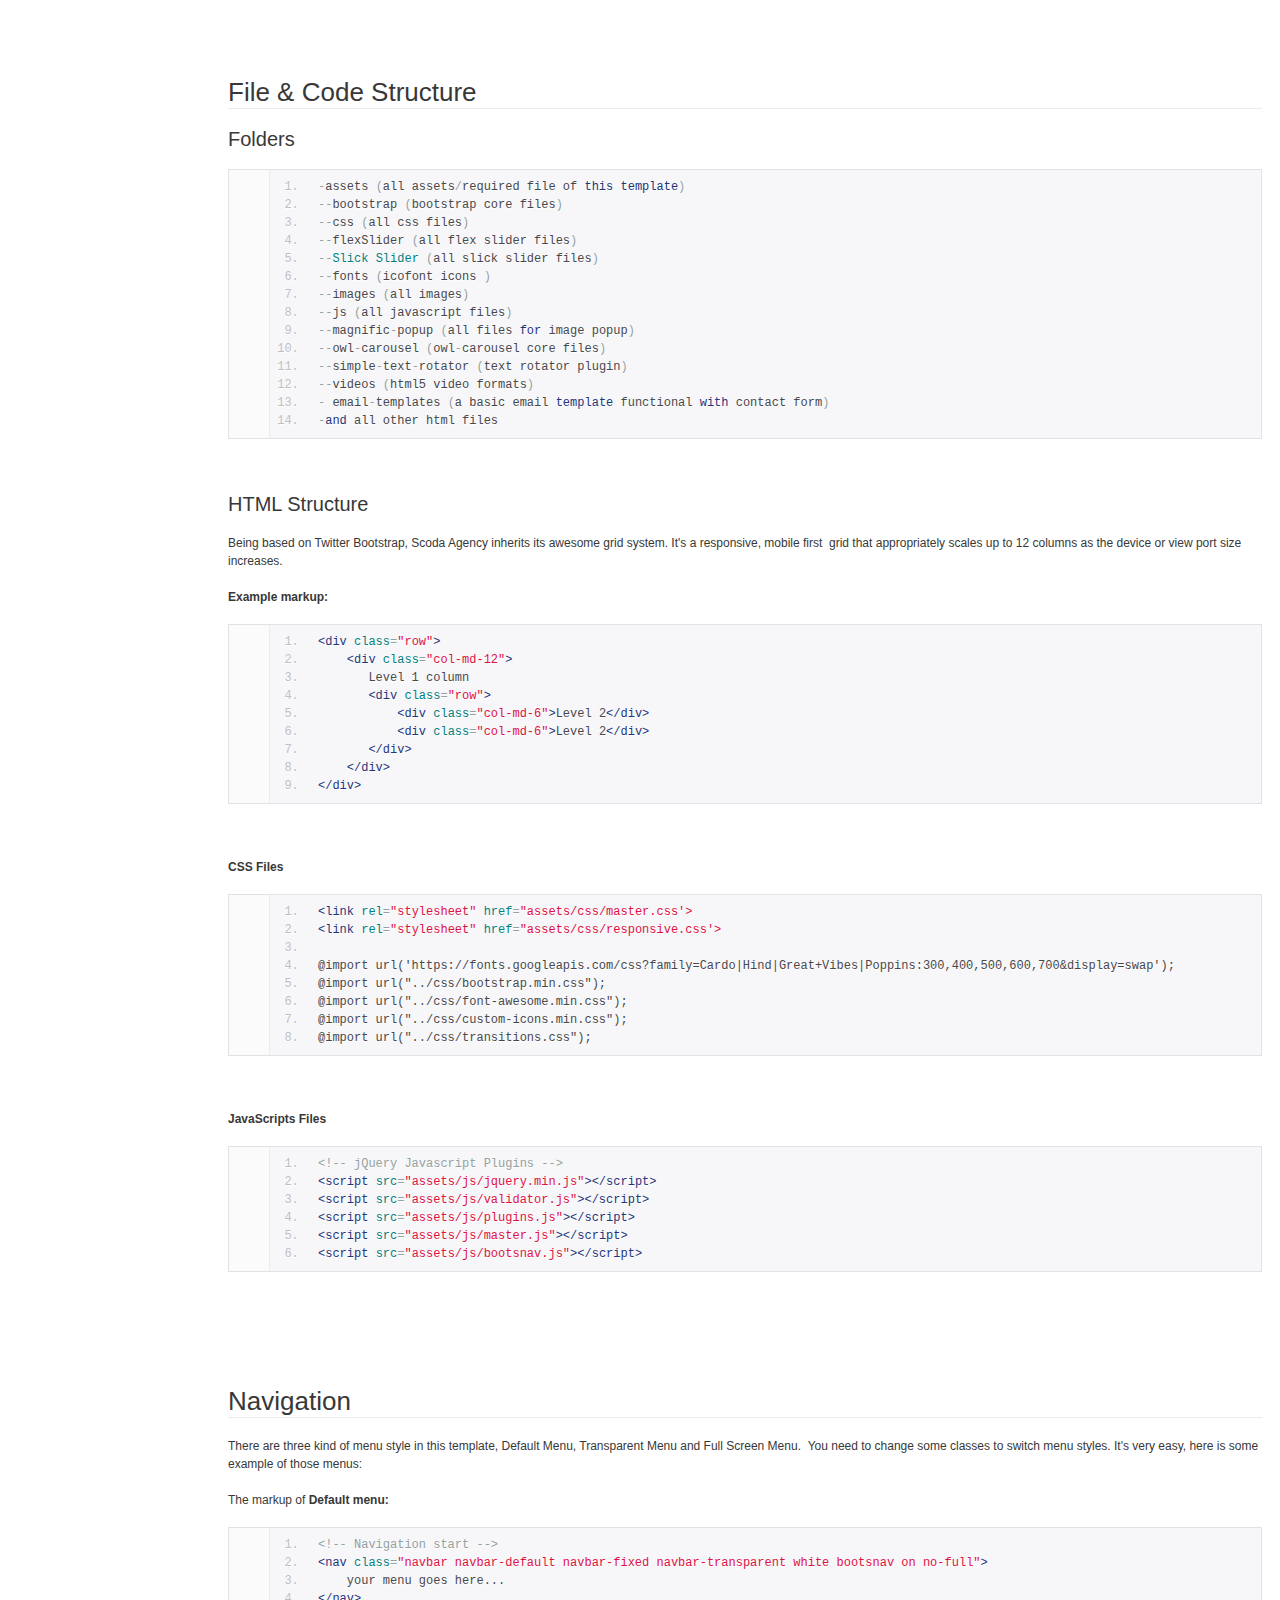
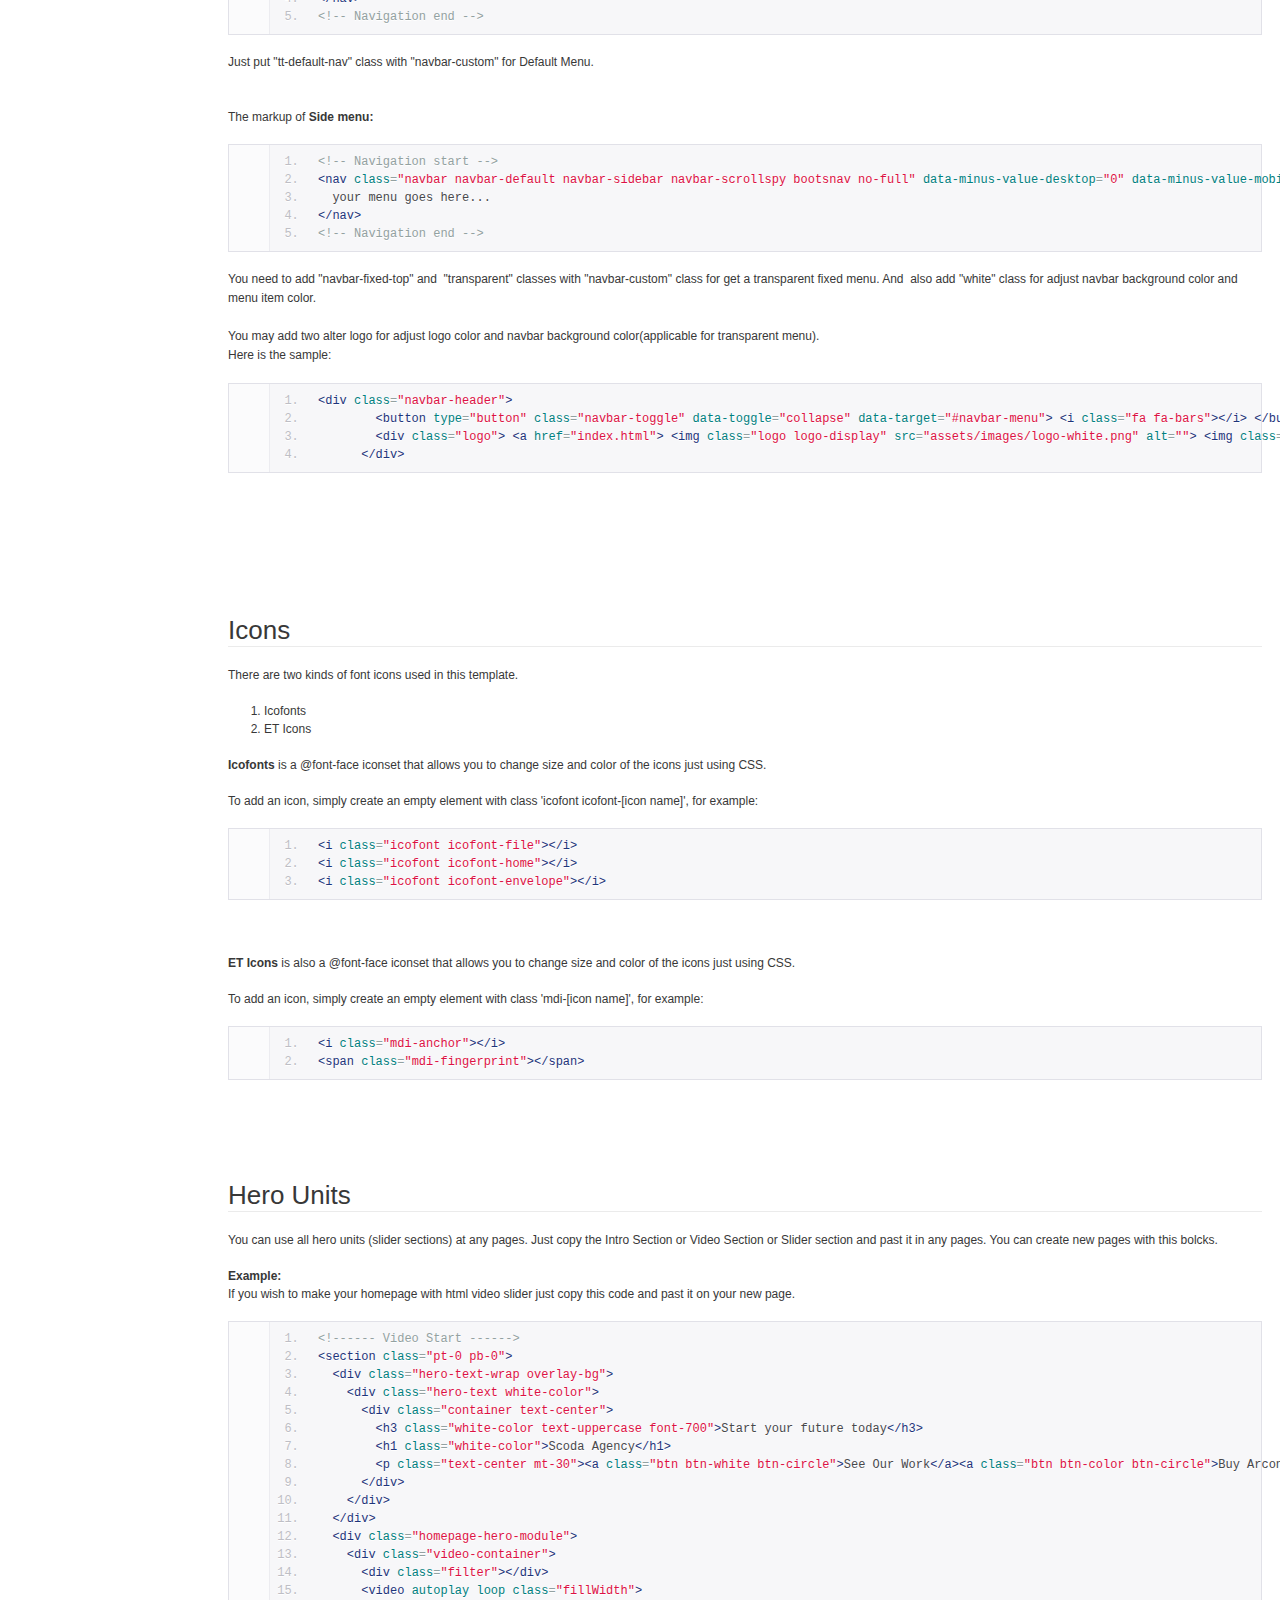
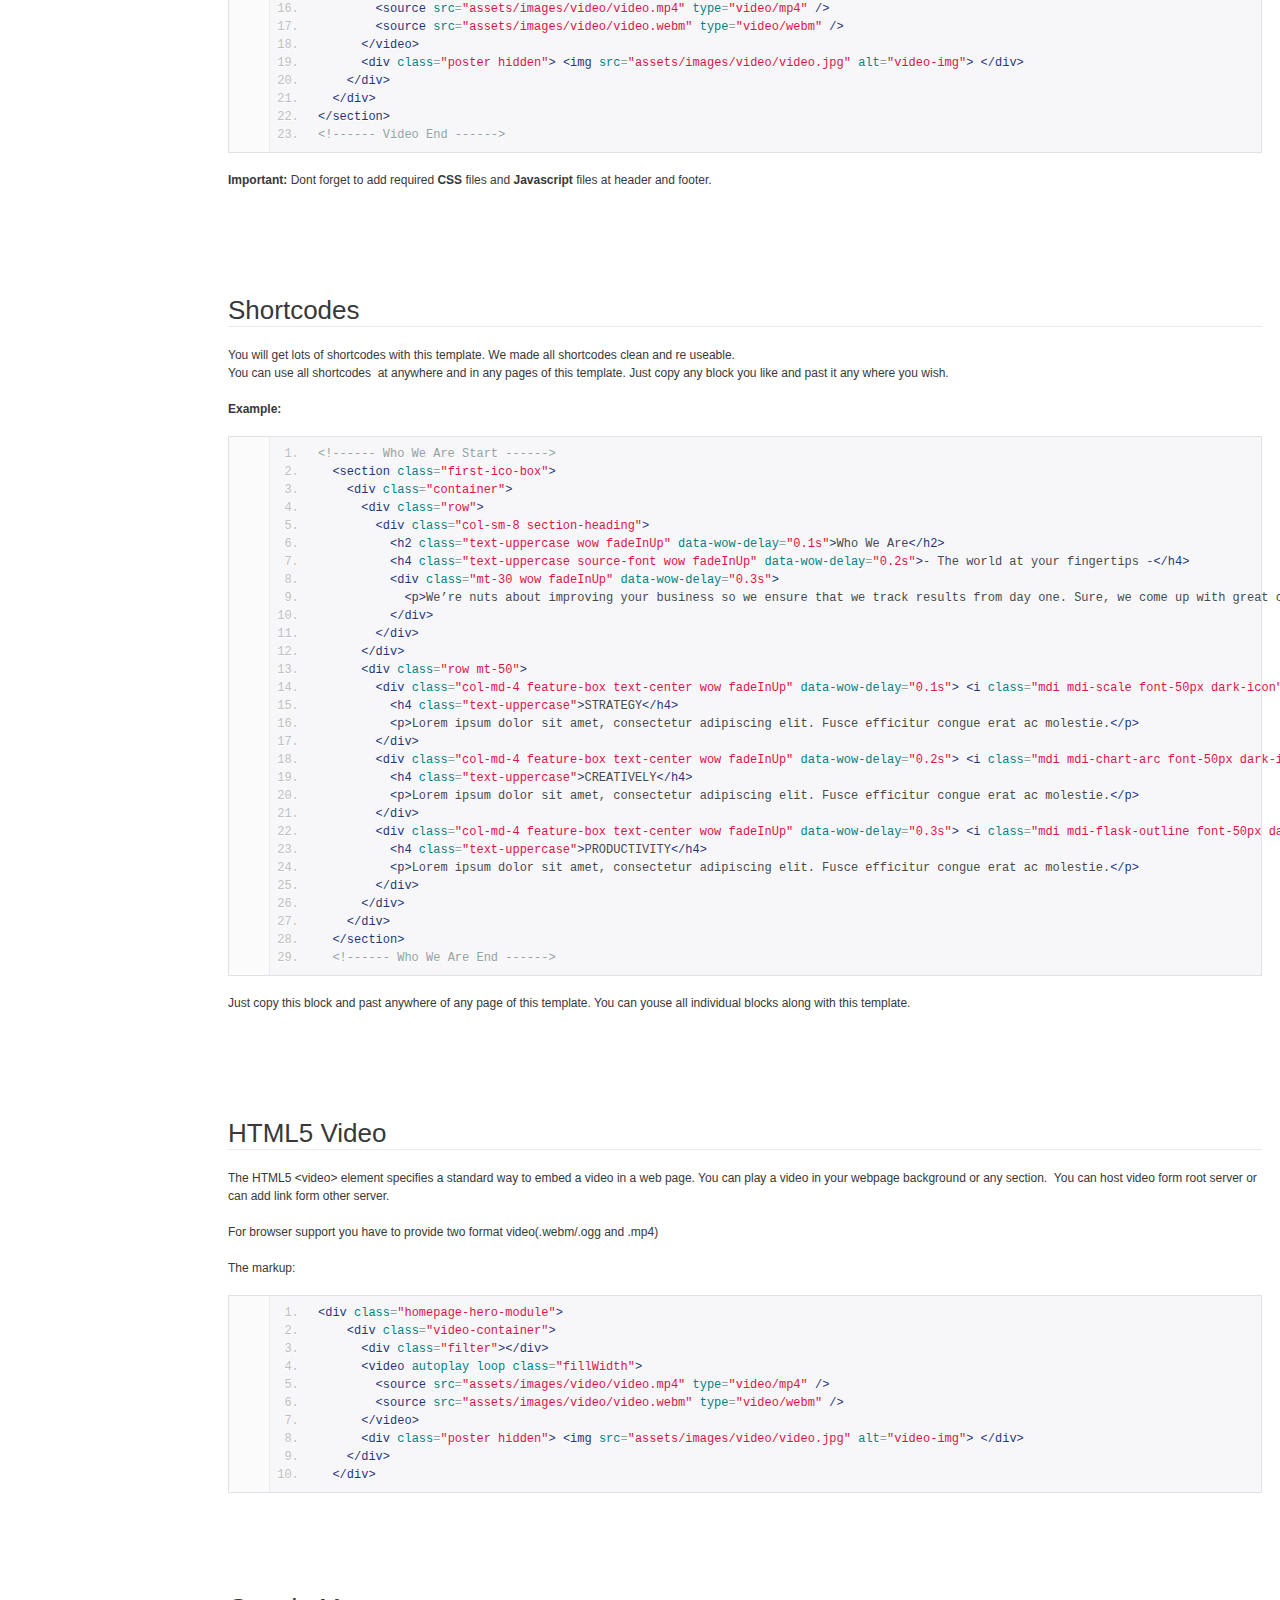
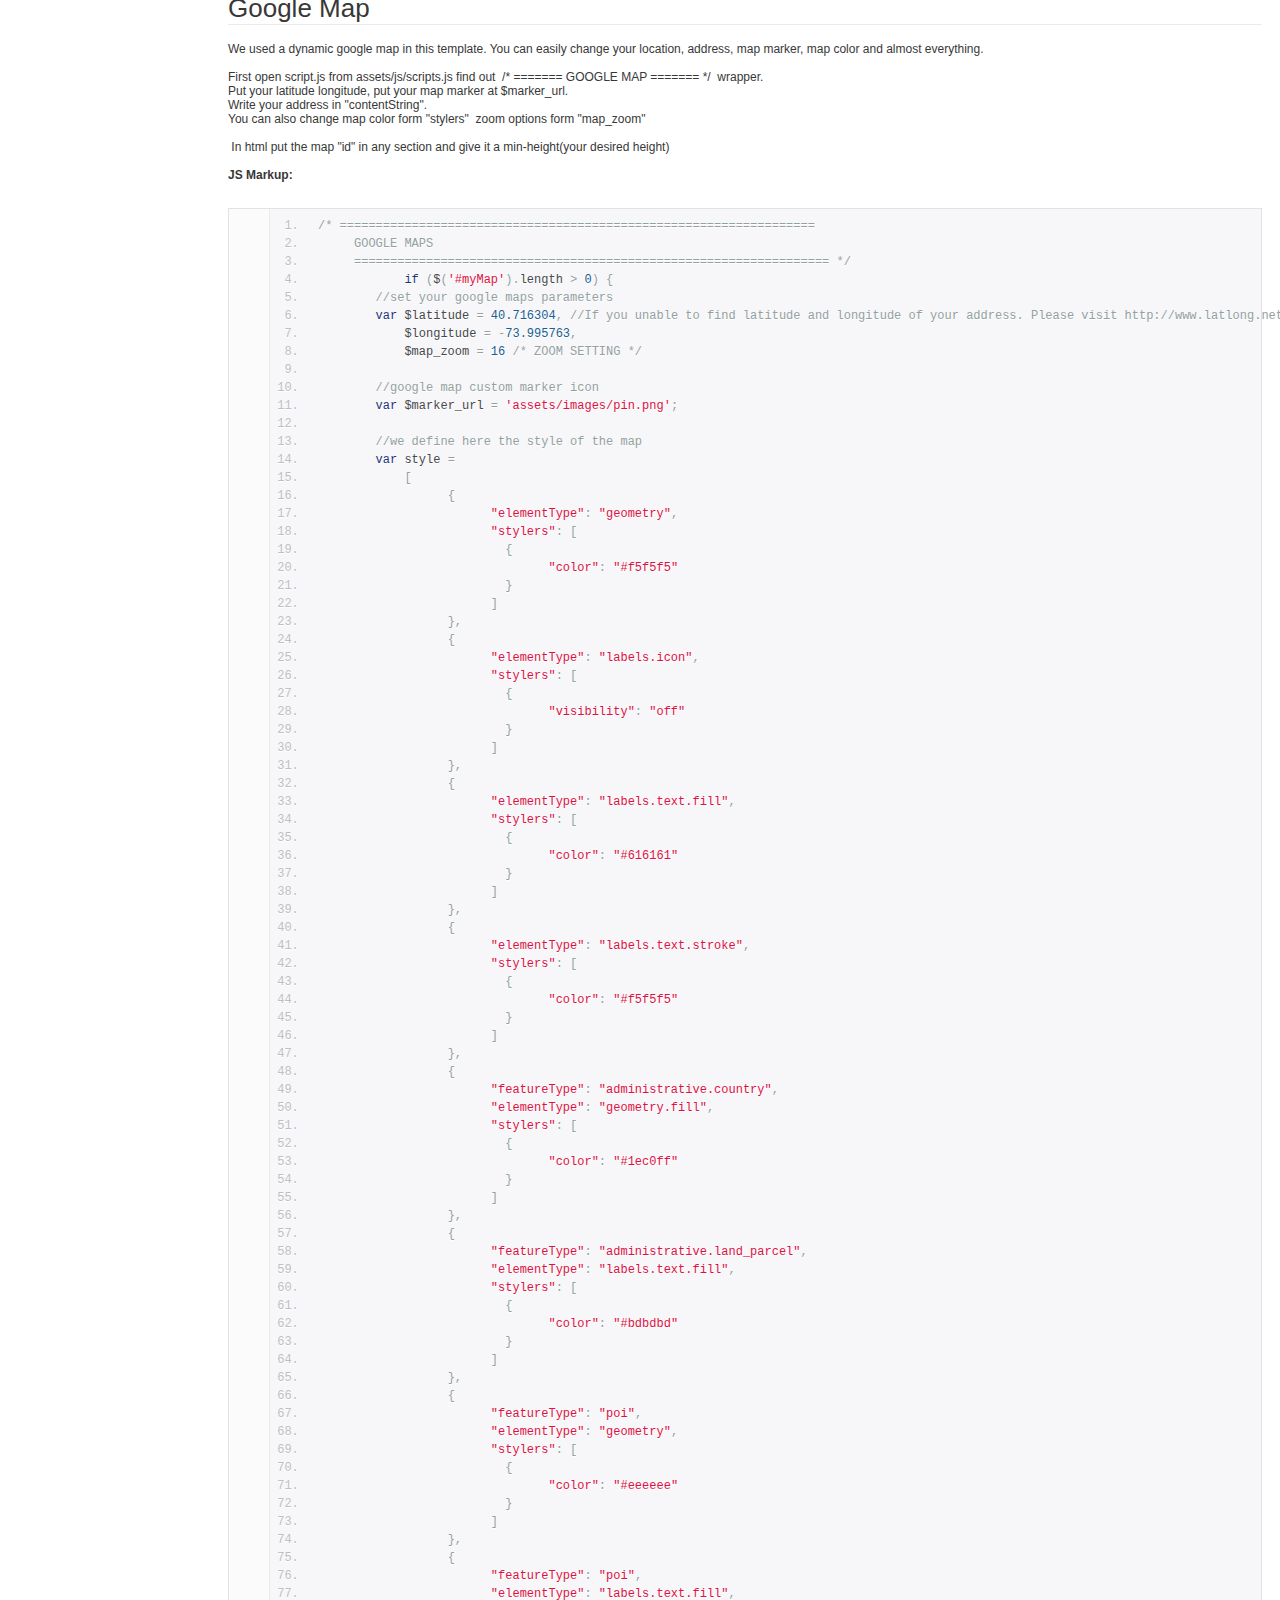
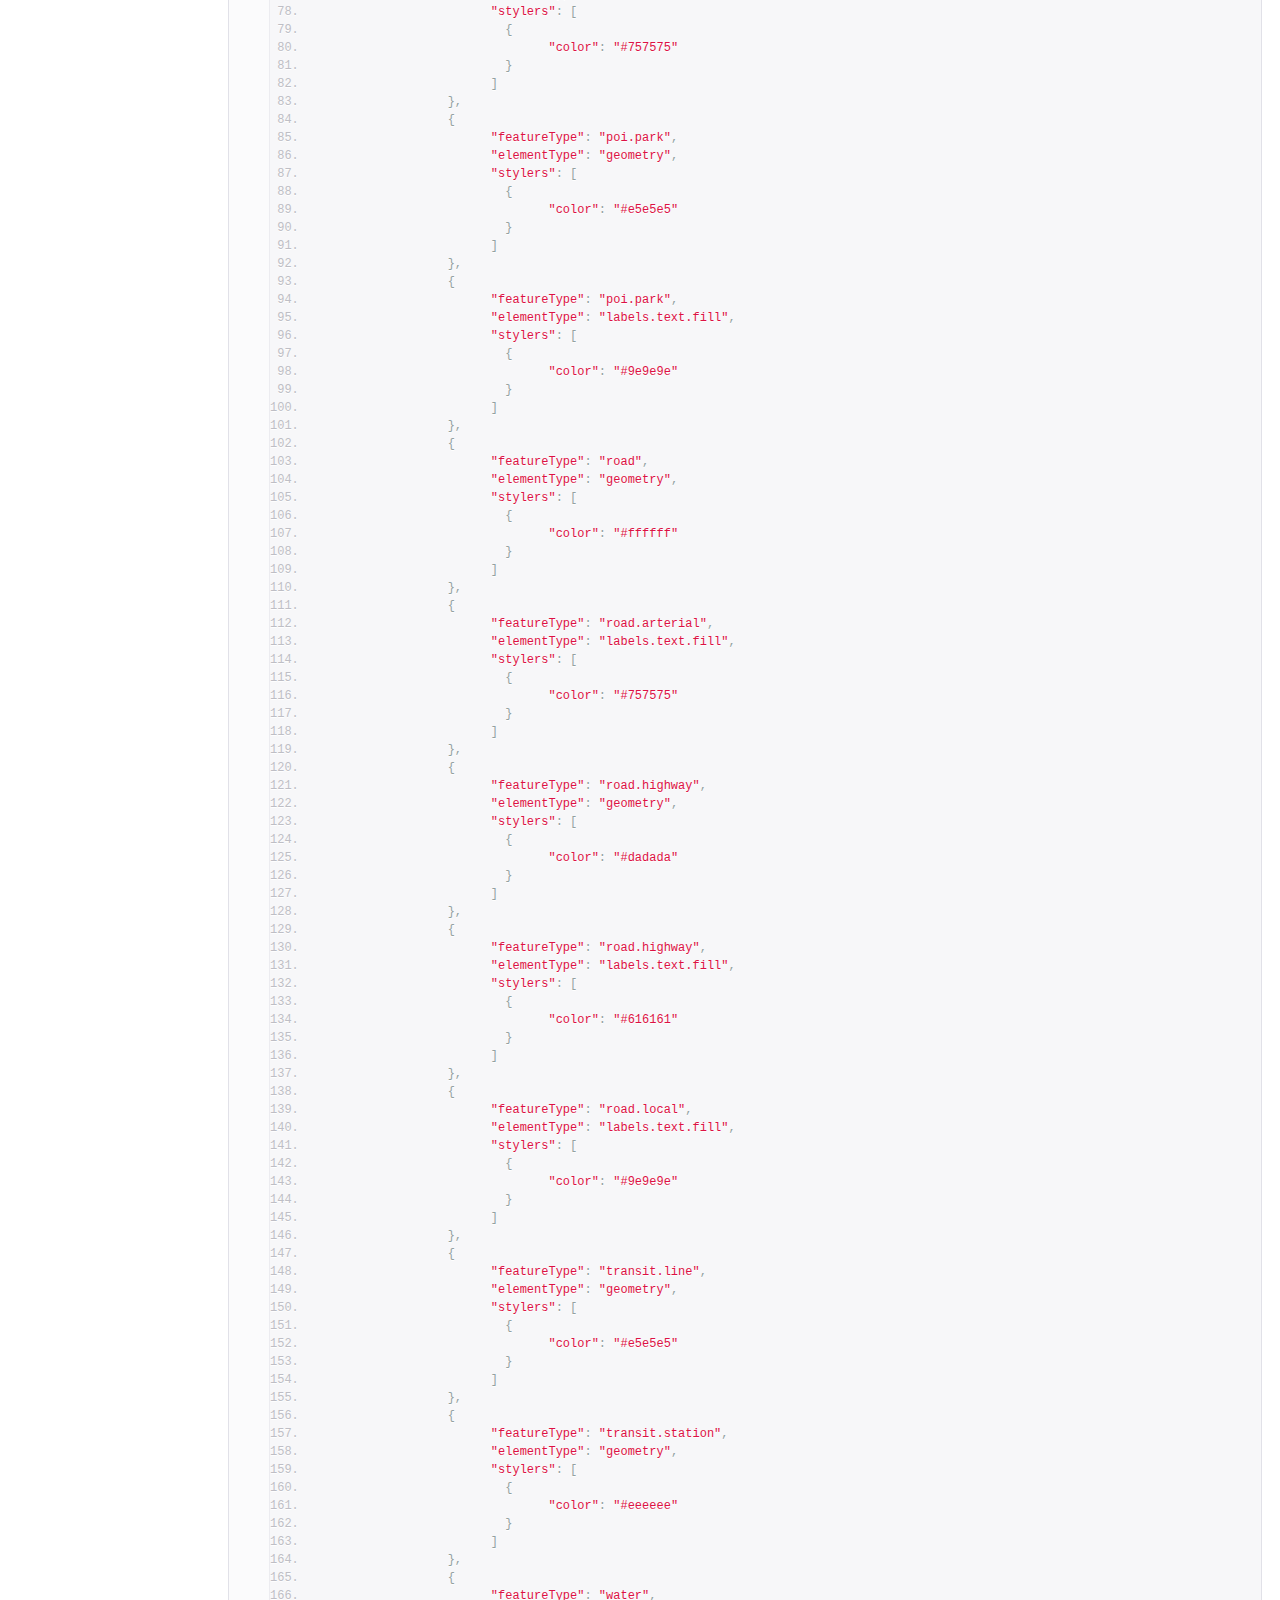
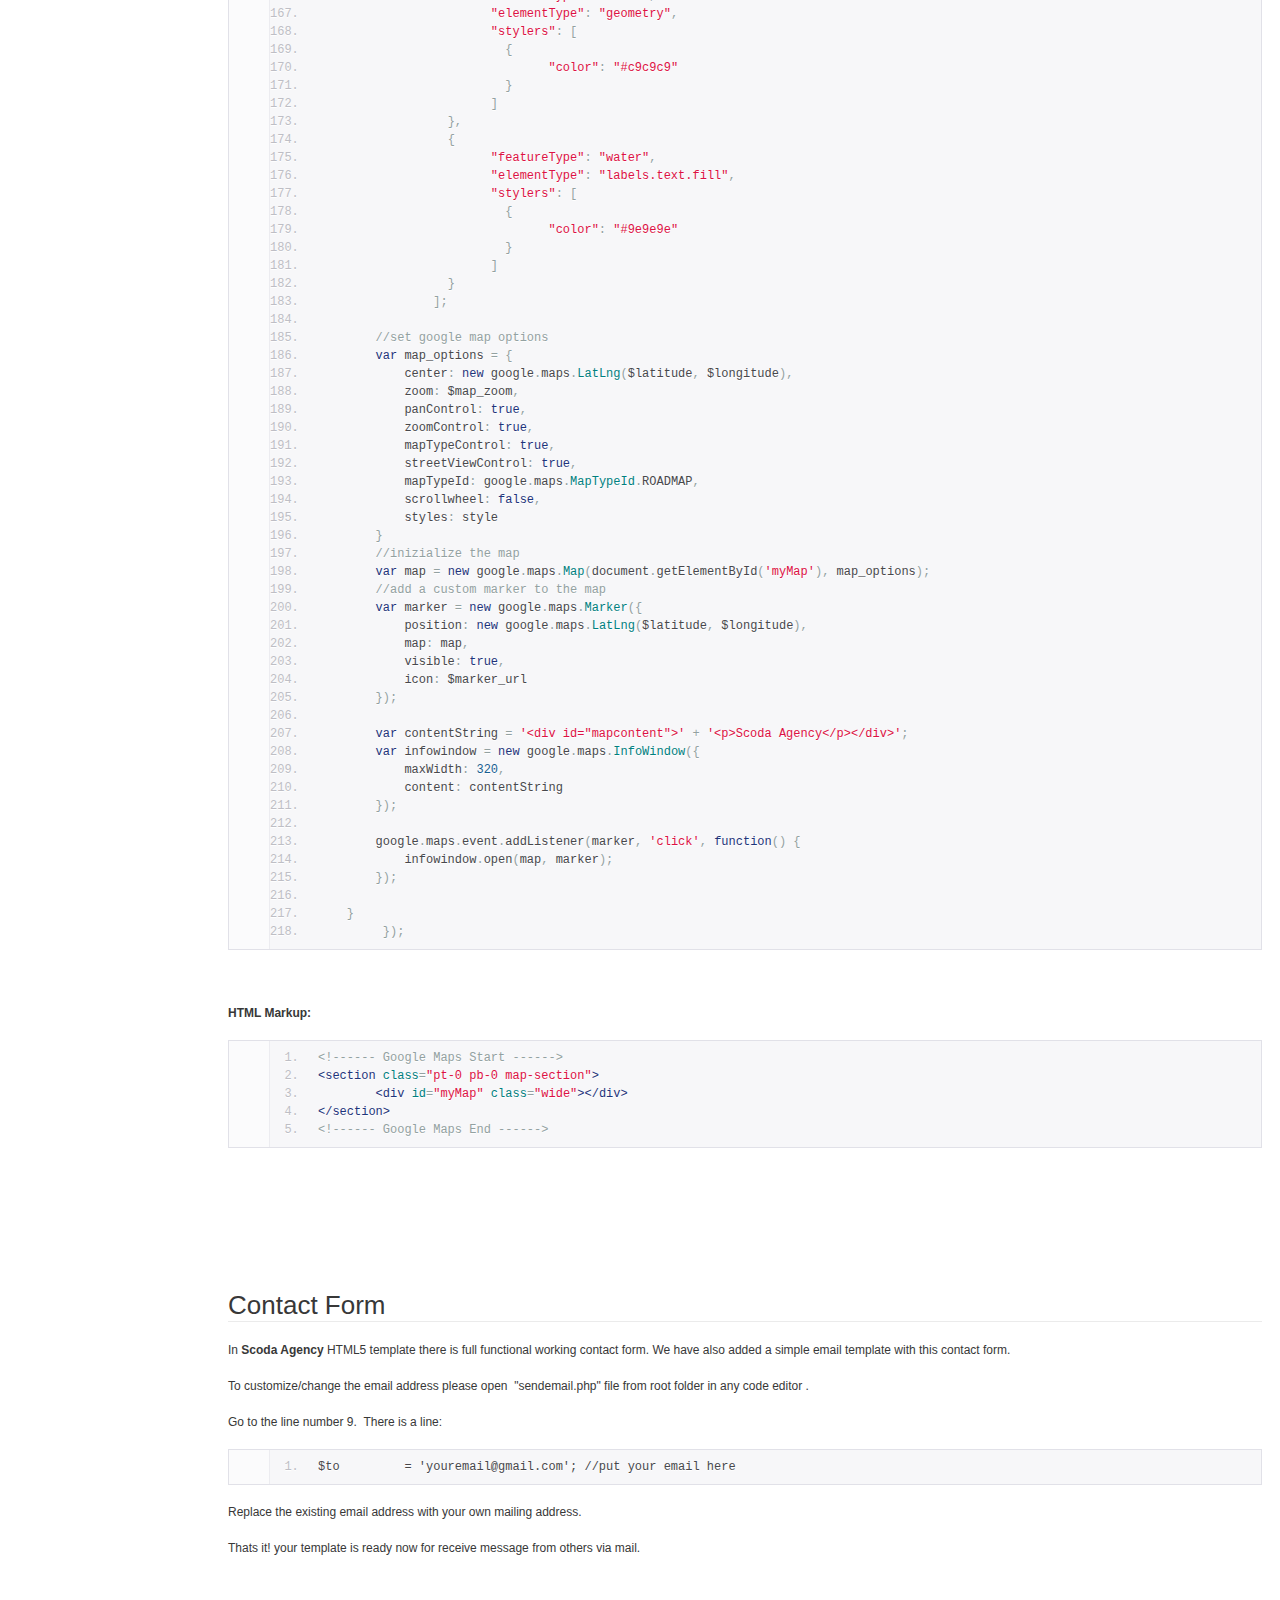
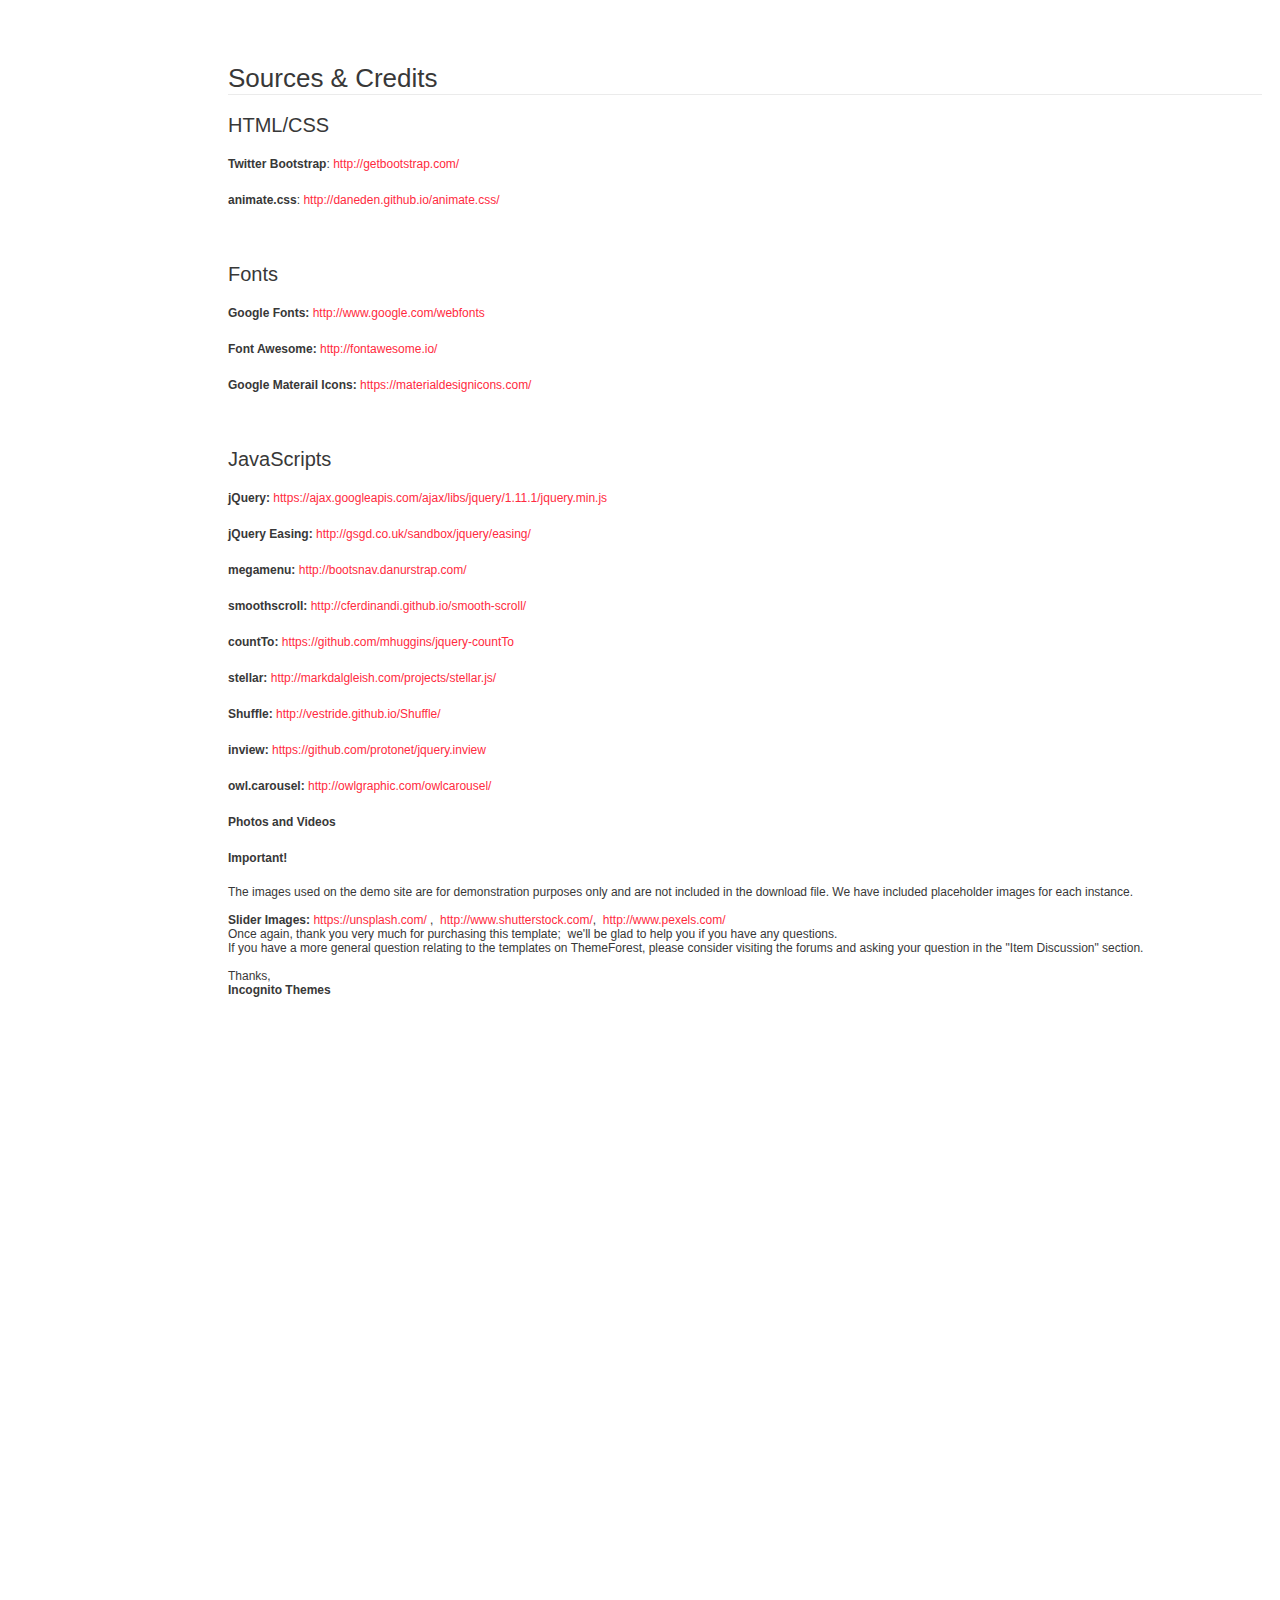
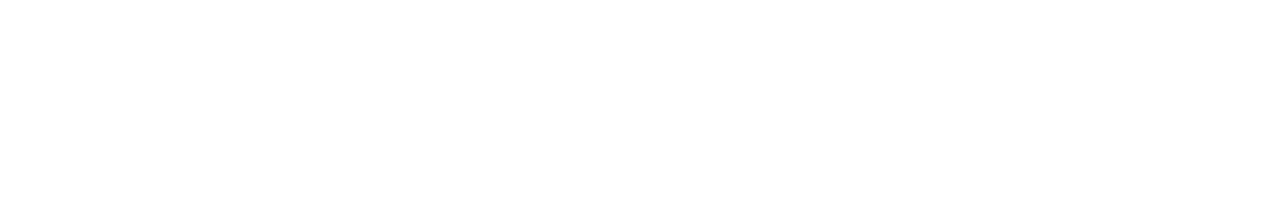
<file: Documentation/index.html>
<!doctype html>  
<!--[if IE 6 ]><html lang="en-us" class="ie6"> <![endif]-->
<!--[if IE 7 ]><html lang="en-us" class="ie7"> <![endif]-->
<!--[if IE 8 ]><html lang="en-us" class="ie8"> <![endif]-->
<!--[if (gt IE 7)|!(IE)]><!-->
<html lang="en-us"><!--<![endif]-->
<head>
	<meta charset="utf-8">
	
	<title>Scoda Agency Multipurpose One Page HTML5 Template</title>
	
	<meta name="description" content="">
	<meta name="generator" content="Documenter v2.0 http://rxa.li/documenter">
	
	<link rel="stylesheet" href="assets/css/documenter_style.css" media="all">
	<link rel="stylesheet" href="assets/js/google-code-prettify/prettify.css" media="screen">
	<script src="assets/js/google-code-prettify/prettify.js"></script>

	
	
	<script src="assets/js/jquery.js"></script>
	
	<script src="assets/js/jquery.scrollTo.js"></script>
	<script src="assets/js/jquery.easing.js"></script>
	
	<script>document.createElement('section');var duration='500',easing='swing';</script>
	<script src="assets/js/script.js"></script>
	
	<style>
		html{background-color:#FFFFFF;color:#383838;}
		::-moz-selection{background:#444444;color:#DDDDDD;}
		::selection{background:#444444;color:#DDDDDD;}
		#documenter_sidebar #documenter_logo{background-image:url();}
		a{color:#FF2A40;}
		.btn {
			border-radius:3px;
		}
		.btn-primary {
			  background-image: -moz-linear-gradient(top, #0088CC, #0044CC);
			  background-image: -ms-linear-gradient(top, #0088CC, #0044CC);
			  background-image: -webkit-gradient(linear, 0 0, 0 0088CC%, from(#DDDDDD), to(#0044CC));
			  background-image: -webkit-linear-gradient(top, #0088CC, #0044CC);
			  background-image: -o-linear-gradient(top, #0088CC, #0044CC);
			  background-image: linear-gradient(top, #0088CC, #0044CC);
			  filter: progid:DXImageTransform.Microsoft.gradient(startColorstr='#0088CC', endColorstr='#0044CC', GradientType=0);
			  border-color: #0044CC #0044CC #bfbfbf;
			  color:#FFFFFF;
		}
		.btn-primary:hover,
		.btn-primary:active,
		.btn-primary.active,
		.btn-primary.disabled,
		.btn-primary[disabled] {
		  border-color: #0088CC #0088CC #bfbfbf;
		  background-color: #0044CC;
		}
		hr{border-top:1px solid #EBEBEB;border-bottom:1px solid #FFFFFF;}
		#documenter_sidebar, #documenter_sidebar ul a{background-color:#DDDDDD;color:#222222;}
		#documenter_sidebar ul a{-webkit-text-shadow:1px 1px 0px #EEEEEE;-moz-text-shadow:1px 1px 0px #EEEEEE;text-shadow:1px 1px 0px #EEEEEE;}
		#documenter_sidebar ul{border-top:1px solid #AAAAAA;}
		#documenter_sidebar ul a{border-top:1px solid #EEEEEE;border-bottom:1px solid #AAAAAA;color:#444444;}
		#documenter_sidebar ul a:hover{background:#444444;color:#DDDDDD;border-top:1px solid #444444;}
		#documenter_sidebar ul a.current{background:#444444;color:#DDDDDD;border-top:1px solid #444444;}
		#documenter_copyright{display:block !important;visibility:visible !important;}
	</style>
	
</head>
<body class="documenter-project-69studio-html5-responsive-agency-template">
	<div id="documenter_sidebar">
		<a href="#documenter_cover" id="documenter_logo"></a>
		<ul id="documenter_nav">
			<li><a class="current" href="#documenter_cover">Start</a></li>
				
			<li><a href="#overview" title="Overview">Overview</a></li>
			<li><a href="#file_code_structure" title="File & Code Structure">File & Code Structure</a>
				<ul>
					<li><a href="#file_code_structure_folders">Folders</a></li>
					<li><a href="#file_code_structure_html_structure">HTML Structure</a></li>
				</ul>
			</li>
			<li><a href="#navigation" title="Navigation">Navigation</a></li>
			<li><a href="#icons" title="Icons">Icons</a></li>
			<li><a href="#hero_units" title="Hero Units">Hero Units</a></li>
			<li><a href="#shortcodes" title="Shortcodes">Shortcodes</a></li>
			<li><a href="#html5_video" title="HTML5 Video">HTML5 Video</a></li>
			<li><a href="#google_map" title="Google Map">Google Map</a></li>
			<li><a href="#contact_form" title="Contact Form">Contact Form</a></li>
			<li><a href="#sources_credits" title="Sources & Credits">Sources & Credits</a>
				<ul>
					<li><a href="#sources_credits_html_css">HTML/CSS</a></li>
					<li><a href="#sources_credits_fonts">Fonts</a></li>
					<li><a href="#sources_credits_javascripts">JavaScripts</a></li>
				</ul>
			</li>

		</ul>
		<div id="documenter_copyright">Copyright Designs Ninja 2020<br>
		made with the <a href="http://rxa.li/documenter">Documenter v1.0</a> 
		</div>
	</div>
	<div id="documenter_content">
	<section id="documenter_cover">
	<h1>Scoda Agency Multipurpose One Page HTML5 Template</h1>
	
	<div id="documenter_buttons">
		
	</div>
	<hr>
	<ul>
	<li>created: 02/20/2020</li>
	<li>latest update: 02/20/2020</li>
	<li>by: Designs Ninja</li>
	<li><a href="https://themeforest.net/user/designsninja">Designs Ninja</a
    ></li><li>email: <a href="mailto:nadir.jafri@hotmail.com">nadir.jafri@hotmail.com</a></li>
	</ul>
	<p>Thank you very much for purchasing our theme! If you have any questions that aren't covered in this documentation, please feel free to email us.</p>
	</section>
	
	<section id="overview">
	<div class="page-header"><h3>Overview</h3><hr class="notop"></div>
<p>
	Scoda Agency High Quality Multi Purpose HTML5 template based on bootstrap 3. With 20+ different home page layouts, 75+ Html files included Best Idea for small Business, creative Agencies, corporate web solution, personal resume, weddings, restaurant, fitness, web hosting, advertising, travel agency, construction and business agencies. High Resolution Images and google fonts.</p>
<p>It will be fit any mobile or tablet devices. This is a flexible template uses fresh and clean design.</p>
<ol style="margin: 18px 0px; padding-right: 0px; padding-left: 0px; border: 0px; outline: 0px; font-family: Arial, verdana, arial, sans-serif; vertical-align: baseline; line-height: 1.5em; color: rgb(71, 71, 71);">
	<li style="margin: 0px 0px 0px 36px; padding: 0px; border: 0px; outline: 0px; font-weight: inherit; font-style: inherit; font-family: inherit; vertical-align: baseline; list-style: decimal;"><strong>20+ Different Conpepts:</strong> Modern, Digital Agency, Creative Agency, Minimal Design, Business, App Landing, Architecture, Photography, Resume, Fitness, Agency Portfolio, Shop, One Page Home, Restaurant, Startup Business</li>
    <li style="margin: 0px 0px 0px 36px; padding: 0px; border: 0px; outline: 0px; font-weight: inherit; font-style: inherit; font-family: inherit; vertical-align: baseline; list-style: decimal;">
		<strong>Fully responsive</strong></li>
	<li style="margin: 0px 0px 0px 36px; padding: 0px; border: 0px; outline: 0px; font-weight: inherit; font-style: inherit; font-family: inherit; vertical-align: baseline; list-style: decimal;">
		<strong>Built With HTML5 and CSS3</strong></li>
	<li style="margin: 0px 0px 0px 36px; padding: 0px; border: 0px; outline: 0px; font-weight: inherit; font-style: inherit; font-family: inherit; vertical-align: baseline; list-style: decimal;">
		<strong>75+ HTML Files</strong></li>
	
	<li style="margin: 0px 0px 0px 36px; padding: 0px; border: 0px; outline: 0px; font-weight: inherit; font-style: inherit; font-family: inherit; vertical-align: baseline; list-style: decimal;">
		<strong>CSS3 Animation Elements</strong></li>
	<li style="margin: 0px 0px 0px 36px; padding: 0px; border: 0px; outline: 0px; font-weight: inherit; font-style: inherit; font-family: inherit; vertical-align: baseline; list-style: decimal;">
		Working PHP Contact Form with a Simple Email Template,</li>
	<li style="margin: 0px 0px 0px 36px; padding: 0px; border: 0px; outline: 0px; font-weight: inherit; font-style: inherit; font-family: inherit; vertical-align: baseline; list-style: decimal;">
		Includes Entire Font Awesome,</li>
        <li style="margin: 0px 0px 0px 36px; padding: 0px; border: 0px; outline: 0px; font-weight: inherit; font-style: inherit; font-family: inherit; vertical-align: baseline; list-style: decimal;">
		Bootstrap 3.3.7</li>
        
        <li style="margin: 0px 0px 0px 36px; padding: 0px; border: 0px; outline: 0px; font-weight: inherit; font-style: inherit; font-family: inherit; vertical-align: baseline; list-style: decimal;">
		Lightbox Photo Gallery.</li>
        
        <li style="margin: 0px 0px 0px 36px; padding: 0px; border: 0px; outline: 0px; font-weight: inherit; font-style: inherit; font-family: inherit; vertical-align: baseline; list-style: decimal;">
		Friendly Sliders and Carousels.</li>
        
	<li style="margin: 0px 0px 0px 36px; padding: 0px; border: 0px; outline: 0px; font-weight: inherit; font-style: inherit; font-family: inherit; vertical-align: baseline; list-style: decimal;">
		500+ Google Material Icons,</li>
	<li style="margin: 0px 0px 0px 36px; padding: 0px; border: 0px; outline: 0px; font-weight: inherit; font-style: inherit; font-family: inherit; vertical-align: baseline; list-style: decimal;">
		Boxed and Wide Portfolio Layouts with animated filters.</li>
	<li style="margin: 0px 0px 0px 36px; padding: 0px; border: 0px; outline: 0px; font-weight: inherit; font-style: inherit; font-family: inherit; vertical-align: baseline; list-style: decimal;">
		Responsive toggle menu for small devices, sticky menu when scrolling down,</li>
	<li style="margin: 0px 0px 0px 36px; padding: 0px; border: 0px; outline: 0px; font-weight: inherit; font-style: inherit; font-family: inherit; vertical-align: baseline; list-style: decimal;">
		Shop Template with <strong>Cart</strong> and <strong>Checkout</strong> Pages.</li>
	<li style="margin: 0px 0px 0px 36px; padding: 0px; border: 0px; outline: 0px; font-weight: inherit; font-style: inherit; font-family: inherit; vertical-align: baseline; list-style: decimal;">
		<span style="font-family: inherit; font-style: inherit; font-weight: inherit; color: rgb(34, 34, 34);">Google Fonts Used,</span></li>
	<li style="margin: 0px 0px 0px 36px; padding: 0px; border: 0px; outline: 0px; font-weight: inherit; font-style: inherit; font-family: inherit; vertical-align: baseline; list-style: decimal;">
		<span style="font-family: inherit; font-style: inherit; font-weight: inherit; color: rgb(34, 34, 34);">Google Map integrated,</span></li>
	
	<li style="margin: 0px 0px 0px 36px; padding: 0px; border: 0px; outline: 0px; font-weight: inherit; font-style: inherit; font-family: inherit; vertical-align: baseline; list-style: decimal;">
		<span style="font-family: inherit; font-style: inherit; font-weight: inherit; color: rgb(34, 34, 34);">Awesome single page for single product view,&nbsp;</span></li>
	<li style="margin: 0px 0px 0px 36px; padding: 0px; border: 0px; outline: 0px; font-weight: inherit; font-style: inherit; font-family: inherit; vertical-align: baseline; list-style: decimal;">
		<span style="color: rgb(34, 34, 34); font-family: inherit; font-style: inherit; font-weight: inherit;">Excellent Customer Supports.</span></li>
</ol>
</section>
<section id="file_code_structure">
	<div class="page-header"><h3>File & Code Structure</h3><hr class="notop"></div>
<h4 id="file_code_structure_folders">Folders</h4>
<pre class="prettyprint lang-plain linenums">
-assets (all assets/required file of this template)
--bootstrap (bootstrap core files)
--css (all css files)
--flexSlider (all flex slider files)
--Slick Slider (all slick slider files)
--fonts (icofont icons )
--images (all images)
--js (all javascript files)
--magnific-popup (all files for image popup)
--owl-carousel (owl-carousel core files)
--simple-text-rotator (text rotator plugin)
--videos (html5 video formats)
- email-templates (a basic email template functional with contact form)
-and all other html files</pre>
<p>&nbsp;
	</p>
<h4 id="file_code_structure_html_structure">HTML Structure</h4>
<p>
	Being based on Twitter Bootstrap, Scoda Agency inherits its awesome grid system. It&#39;s a responsive, mobile first &nbsp;grid that appropriately scales up to 12 columns as the device or view port size increases.</p>
<p>
	<strong>Example markup:</strong></p>
<pre class="prettyprint lang-html linenums">
&lt;div class=&quot;row&quot;&gt;
    &lt;div class=&quot;col-md-12&quot;&gt;
       Level 1 column
       &lt;div class=&quot;row&quot;&gt;
           &lt;div class=&quot;col-md-6&quot;&gt;Level 2&lt;/div&gt;
           &lt;div class=&quot;col-md-6&quot;&gt;Level 2&lt;/div&gt;
       &lt;/div&gt;
    &lt;/div&gt;
&lt;/div&gt;</pre>
<p>&nbsp;
	</p>
<p>
	<strong>CSS Files</strong></p>
<pre class="prettyprint lang-html linenums">
&lt;link rel="stylesheet" href="assets/css/master.css&#39;&gt;
&lt;link rel="stylesheet" href="assets/css/responsive.css&#39;&gt;

@import url('https://fonts.googleapis.com/css?family=Cardo|Hind|Great+Vibes|Poppins:300,400,500,600,700&display=swap');
@import url(&quot;../css/bootstrap.min.css&quot;);
@import url(&quot;../css/font-awesome.min.css&quot;);
@import url(&quot;../css/custom-icons.min.css&quot;);
@import url(&quot;../css/transitions.css&quot;);</pre>
<p>&nbsp;
	</p>
<p>
	<strong>JavaScripts Files</strong></p>
<pre class="prettyprint lang-html linenums">
&lt;!-- jQuery Javascript Plugins --&gt;
&lt;script src=&quot;assets/js/jquery.min.js&quot;&gt;&lt;/script&gt; 
&lt;script src=&quot;assets/js/validator.js&quot;&gt;&lt;/script&gt; 
&lt;script src=&quot;assets/js/plugins.js&quot;&gt;&lt;/script&gt; 
&lt;script src=&quot;assets/js/master.js&quot;&gt;&lt;/script&gt; 
&lt;script src=&quot;assets/js/bootsnav.js&quot;&gt;&lt;/script&gt;
</pre>
<div>
	&nbsp;</div>
</section>
<section id="navigation">
	<div class="page-header"><h3>Navigation</h3><hr class="notop"></div>
<p>
	There are three kind of menu style in this template, Default Menu, Transparent Menu and Full Screen Menu. &nbsp;You need to change some classes to switch menu styles. It&#39;s very easy, here is some example of those menus:<br>
	<br>
	The markup of <strong>Default menu:</strong></p>
<pre class="prettyprint lang-html linenums">
&lt;!-- Navigation start --&gt;
&lt;nav class=&quot;navbar navbar-default navbar-fixed navbar-transparent white bootsnav on no-full&quot;&gt;
    your menu goes here...
&lt;/nav&gt;
&lt;!-- Navigation end --&gt;</pre>
<p>
	Just put &quot;<span style="line-height: 19px;">tt-default-nav</span>&quot; class with &quot;navbar-custom&quot; for Default Menu.</p>
<p>
	<br>
	The markup of <strong>Side menu:</strong></p>
<pre class="prettyprint lang-html linenums">
&lt;!-- Navigation start --&gt;
&lt;nav class=&quot;navbar navbar-default navbar-sidebar navbar-scrollspy bootsnav no-full&quot; data-minus-value-desktop=&quot;0&quot; data-minus-value-mobile=&quot;0&quot; data-speed=&quot;1000&quot;&gt;
  your menu goes here...
&lt;/nav&gt;
&lt;!-- Navigation end --&gt;</pre>
<p>
	You need to add &quot;<span style="line-height: 19px;">navbar-fixed-top&quot; and &nbsp;&quot;transparent&quot; classes with &quot;</span><span style="line-height: 19px;">navbar-custom&quot; class for get a transparent fixed menu. And &nbsp;also add &quot;white&quot; class for adjust navbar background color and menu item color.<br>
	<br>
	You may add two alter logo for adjust logo color and navbar background color(applicable for transparent menu).</span><br>
	<span style="line-height: 19px;">Here is the sample: </span></p>
<pre class="prettyprint lang-html linenums">
&lt;div class=&quot;navbar-header&quot;&gt;
        &lt;button type=&quot;button&quot; class=&quot;navbar-toggle&quot; data-toggle=&quot;collapse&quot; data-target=&quot;#navbar-menu&quot;&gt; &lt;i class=&quot;fa fa-bars&quot;&gt;&lt;/i&gt; &lt;/button&gt;
        &lt;div class=&quot;logo&quot;&gt; &lt;a href=&quot;index.html&quot;&gt; &lt;img class=&quot;logo logo-display&quot; src=&quot;assets/images/logo-white.png&quot; alt=&quot;&quot;&gt; &lt;img class=&quot;logo logo-scrolled&quot; src=&quot;assets/images/logo-black.png&quot; alt=&quot;&quot;&gt; &lt;/a&gt; &lt;/div&gt;
      &lt;/div&gt;</pre>
<p>&nbsp;
	</p>

</section>
<section id="icons">
	<div class="page-header"><h3>Icons</h3><hr class="notop"></div>
<p>
	There are two kinds of font icons used in this template.</p>
<ol>
	<li>
		Icofonts</li>
	<li>
		ET Icons</li>
</ol>
<p>
	<strong>Icofonts</strong> is a @font-face iconset that allows you to change size and color of the icons just using CSS.</p>
<p>
	To add an icon, simply create an empty element with class &#39;icofont icofont-[icon name]&#39;, for example:&nbsp;</p>
<pre class="prettyprint lang-html linenums">
&lt;i class=&quot;icofont icofont-file&quot;&gt;&lt;/i&gt;
&lt;i class=&quot;icofont icofont-home&quot;&gt;&lt;/i&gt;
&lt;i class=&quot;icofont icofont-envelope&quot;&gt;&lt;/i&gt;</pre>
<p>&nbsp;
	</p>
<p>
	<strong>ET Icons</strong> is also a @font-face iconset that allows you to change size and color of the icons just using CSS.</p>
<p>
	To add an icon, simply create an empty element with class &#39;mdi-[icon name]&#39;, for example:</p>
<pre class="prettyprint lang-html linenums">
&lt;i class=&quot;mdi-anchor&quot;&gt;&lt;/i&gt;
&lt;span class=&quot;mdi-fingerprint&quot;&gt;&lt;/span&gt;</pre>
</section>
<section id="hero_units">
	<div class="page-header"><h3>Hero Units</h3><hr class="notop"></div>
<p>
	You can use all hero units (slider sections) at any pages. Just copy the Intro Section or Video Section or Slider section and past it in any pages. You can create new pages with this bolcks.<br>
	<br>
	<strong>Example:</strong><br>
	If you wish to make your homepage with html video slider just copy this code and past it on your new page.</p>
<pre class="prettyprint lang-html linenums">
&lt;!------ Video Start ------&gt;
&lt;section class=&quot;pt-0 pb-0&quot;&gt;
  &lt;div class=&quot;hero-text-wrap overlay-bg&quot;&gt;
    &lt;div class=&quot;hero-text white-color&quot;&gt;
      &lt;div class=&quot;container text-center&quot;&gt;
        &lt;h3 class=&quot;white-color text-uppercase font-700&quot;&gt;Start your future today&lt;/h3&gt;
        &lt;h1 class=&quot;white-color&quot;&gt;Scoda Agency&lt;/h1&gt;
        &lt;p class=&quot;text-center mt-30&quot;&gt;&lt;a class=&quot;btn btn-white btn-circle&quot;&gt;See Our Work&lt;/a&gt;&lt;a class=&quot;btn btn-color btn-circle&quot;&gt;Buy Arcon&lt;/a&gt;&lt;/p&gt;
      &lt;/div&gt;
    &lt;/div&gt;
  &lt;/div&gt;
  &lt;div class=&quot;homepage-hero-module&quot;&gt;
    &lt;div class=&quot;video-container&quot;&gt;
      &lt;div class=&quot;filter&quot;&gt;&lt;/div&gt;
      &lt;video autoplay loop class=&quot;fillWidth&quot;&gt;
        &lt;source src=&quot;assets/images/video/video.mp4&quot; type=&quot;video/mp4&quot; /&gt;
        &lt;source src=&quot;assets/images/video/video.webm&quot; type=&quot;video/webm&quot; /&gt;
      &lt;/video&gt;
      &lt;div class=&quot;poster hidden&quot;&gt; &lt;img src=&quot;assets/images/video/video.jpg&quot; alt=&quot;video-img&quot;&gt; &lt;/div&gt;
    &lt;/div&gt;
  &lt;/div&gt;
&lt;/section&gt;
&lt;!------ Video End ------&gt;</pre>
<p>
	<strong>Important:</strong> Dont forget to add required <strong>CSS </strong>files and <strong>Javascript</strong> files at header and footer.</p>
</section>
<section id="shortcodes">
	<div class="page-header"><h3>Shortcodes</h3><hr class="notop"></div>
<p>
	You will get lots of shortcodes with this template. We made all shortcodes clean and re useable.&nbsp;<br>
	You can use all shortcodes &nbsp;at anywhere and in any pages of this template. Just copy any block you like and past it any where you wish.<br>
	<br>
	<strong>Example:</strong></p>
<pre class="prettyprint lang-html linenums">
&lt;!------ Who We Are Start ------&gt;
  &lt;section class=&quot;first-ico-box&quot;&gt;
    &lt;div class=&quot;container&quot;&gt;
      &lt;div class=&quot;row&quot;&gt;
        &lt;div class=&quot;col-sm-8 section-heading&quot;&gt;
          &lt;h2 class=&quot;text-uppercase wow fadeInUp&quot; data-wow-delay=&quot;0.1s&quot;&gt;Who We Are&lt;/h2&gt;
          &lt;h4 class=&quot;text-uppercase source-font wow fadeInUp&quot; data-wow-delay=&quot;0.2s&quot;&gt;- The world at your fingertips -&lt;/h4&gt;
          &lt;div class=&quot;mt-30 wow fadeInUp&quot; data-wow-delay=&quot;0.3s&quot;&gt;
            &lt;p&gt;We&rsquo;re nuts about improving your business so we ensure that we track results from day one. Sure, we come up with great creative ideas that engage and captivate your customers, Lorem ipsum dolor sit amet, consectetur adipiscing elit. Sed varius quam ut magna ultricies pellentesque. &lt;/p&gt;
          &lt;/div&gt;
        &lt;/div&gt;
      &lt;/div&gt;
      &lt;div class=&quot;row mt-50&quot;&gt;
        &lt;div class=&quot;col-md-4 feature-box text-center wow fadeInUp&quot; data-wow-delay=&quot;0.1s&quot;&gt; &lt;i class=&quot;mdi mdi-scale font-50px dark-icon&quot;&gt;&lt;/i&gt;
          &lt;h4 class=&quot;text-uppercase&quot;&gt;STRATEGY&lt;/h4&gt;
          &lt;p&gt;Lorem ipsum dolor sit amet, consectetur adipiscing elit. Fusce efficitur congue erat ac molestie.&lt;/p&gt;
        &lt;/div&gt;
        &lt;div class=&quot;col-md-4 feature-box text-center wow fadeInUp&quot; data-wow-delay=&quot;0.2s&quot;&gt; &lt;i class=&quot;mdi mdi-chart-arc font-50px dark-icon&quot;&gt;&lt;/i&gt;
          &lt;h4 class=&quot;text-uppercase&quot;&gt;CREATIVELY&lt;/h4&gt;
          &lt;p&gt;Lorem ipsum dolor sit amet, consectetur adipiscing elit. Fusce efficitur congue erat ac molestie.&lt;/p&gt;
        &lt;/div&gt;
        &lt;div class=&quot;col-md-4 feature-box text-center wow fadeInUp&quot; data-wow-delay=&quot;0.3s&quot;&gt; &lt;i class=&quot;mdi mdi-flask-outline font-50px dark-icon&quot;&gt;&lt;/i&gt;
          &lt;h4 class=&quot;text-uppercase&quot;&gt;PRODUCTIVITY&lt;/h4&gt;
          &lt;p&gt;Lorem ipsum dolor sit amet, consectetur adipiscing elit. Fusce efficitur congue erat ac molestie.&lt;/p&gt;
        &lt;/div&gt;
      &lt;/div&gt;
    &lt;/div&gt;
  &lt;/section&gt;
  &lt;!------ Who We Are End ------&gt;</pre>
<p>
	Just copy this block and past anywhere of any page of this template. You can youse all individual blocks along with this template.&nbsp;</p>
</section>
<section id="html5_video">
	<div class="page-header"><h3>HTML5 Video</h3><hr class="notop"></div>
<p>
	The HTML5 &lt;video&gt; element specifies a standard way to embed a video in a web page. You can play a video in your webpage background or any section. &nbsp;You can host video form root server or can add link form other server.&nbsp;</p>
<p>
	For browser support you have to provide two format video(.webm/.ogg and .mp4)</p>
<p>
	The markup:</p>
<pre class="prettyprint lang-html linenums">
&lt;div class=&quot;homepage-hero-module&quot;&gt;
    &lt;div class=&quot;video-container&quot;&gt;
      &lt;div class=&quot;filter&quot;&gt;&lt;/div&gt;
      &lt;video autoplay loop class=&quot;fillWidth&quot;&gt;
        &lt;source src=&quot;assets/images/video/video.mp4&quot; type=&quot;video/mp4&quot; /&gt;
        &lt;source src=&quot;assets/images/video/video.webm&quot; type=&quot;video/webm&quot; /&gt;
      &lt;/video&gt;
      &lt;div class=&quot;poster hidden&quot;&gt; &lt;img src=&quot;assets/images/video/video.jpg&quot; alt=&quot;video-img&quot;&gt; &lt;/div&gt;
    &lt;/div&gt;
  &lt;/div&gt;</pre>
</section>

<section id="google_map">
	<div class="page-header"><h3>Google Map</h3><hr class="notop"></div>
<div>
	We used a dynamic google map in this template. You can easily change your location, address, map marker, map color and almost everything.</div>
<div>
	&nbsp;</div>
<div>
	First open script.js from assets/js/scripts.js find out &nbsp;/* ======= GOOGLE MAP ======= */ &nbsp;wrapper. &nbsp;</div>
<div>
	Put your latitude longitude, put your map marker at $marker_url.</div>
<div>
	Write your address in &quot;contentString&quot;. &nbsp;</div>
<div>
	You can also change map color form &quot;stylers&quot; &nbsp;zoom options form &quot;map_zoom&quot;</div>
<div>
	&nbsp;</div>
<div>
	&nbsp;In html put the map &quot;id&quot; in any section and give it a min-height(your desired height)</div>
<div>
	&nbsp;</div>
<div>
	<strong>JS Markup:&nbsp;</strong></div>
<div>
	&nbsp;</div>
<div>
	<pre class="prettyprint lang-js linenums">
/* ==================================================================
     GOOGLE MAPS 
     ================================================================== */
	    if ($('#myMap').length &gt; 0) {
        //set your google maps parameters
        var $latitude = 40.716304, //If you unable to find latitude and longitude of your address. Please visit http://www.latlong.net/convert-address-to-lat-long.html you can easily generate.
            $longitude = -73.995763,
            $map_zoom = 16 /* ZOOM SETTING */

        //google map custom marker icon 
        var $marker_url = 'assets/images/pin.png';

        //we define here the style of the map
        var style = 
            [
		  {
			&quot;elementType&quot;: &quot;geometry&quot;,
			&quot;stylers&quot;: [
			  {
				&quot;color&quot;: &quot;#f5f5f5&quot;
			  }
			]
		  },
		  {
			&quot;elementType&quot;: &quot;labels.icon&quot;,
			&quot;stylers&quot;: [
			  {
				&quot;visibility&quot;: &quot;off&quot;
			  }
			]
		  },
		  {
			&quot;elementType&quot;: &quot;labels.text.fill&quot;,
			&quot;stylers&quot;: [
			  {
				&quot;color&quot;: &quot;#616161&quot;
			  }
			]
		  },
		  {
			&quot;elementType&quot;: &quot;labels.text.stroke&quot;,
			&quot;stylers&quot;: [
			  {
				&quot;color&quot;: &quot;#f5f5f5&quot;
			  }
			]
		  },
		  {
			&quot;featureType&quot;: &quot;administrative.country&quot;,
			&quot;elementType&quot;: &quot;geometry.fill&quot;,
			&quot;stylers&quot;: [
			  {
				&quot;color&quot;: &quot;#1ec0ff&quot;
			  }
			]
		  },
		  {
			&quot;featureType&quot;: &quot;administrative.land_parcel&quot;,
			&quot;elementType&quot;: &quot;labels.text.fill&quot;,
			&quot;stylers&quot;: [
			  {
				&quot;color&quot;: &quot;#bdbdbd&quot;
			  }
			]
		  },
		  {
			&quot;featureType&quot;: &quot;poi&quot;,
			&quot;elementType&quot;: &quot;geometry&quot;,
			&quot;stylers&quot;: [
			  {
				&quot;color&quot;: &quot;#eeeeee&quot;
			  }
			]
		  },
		  {
			&quot;featureType&quot;: &quot;poi&quot;,
			&quot;elementType&quot;: &quot;labels.text.fill&quot;,
			&quot;stylers&quot;: [
			  {
				&quot;color&quot;: &quot;#757575&quot;
			  }
			]
		  },
		  {
			&quot;featureType&quot;: &quot;poi.park&quot;,
			&quot;elementType&quot;: &quot;geometry&quot;,
			&quot;stylers&quot;: [
			  {
				&quot;color&quot;: &quot;#e5e5e5&quot;
			  }
			]
		  },
		  {
			&quot;featureType&quot;: &quot;poi.park&quot;,
			&quot;elementType&quot;: &quot;labels.text.fill&quot;,
			&quot;stylers&quot;: [
			  {
				&quot;color&quot;: &quot;#9e9e9e&quot;
			  }
			]
		  },
		  {
			&quot;featureType&quot;: &quot;road&quot;,
			&quot;elementType&quot;: &quot;geometry&quot;,
			&quot;stylers&quot;: [
			  {
				&quot;color&quot;: &quot;#ffffff&quot;
			  }
			]
		  },
		  {
			&quot;featureType&quot;: &quot;road.arterial&quot;,
			&quot;elementType&quot;: &quot;labels.text.fill&quot;,
			&quot;stylers&quot;: [
			  {
				&quot;color&quot;: &quot;#757575&quot;
			  }
			]
		  },
		  {
			&quot;featureType&quot;: &quot;road.highway&quot;,
			&quot;elementType&quot;: &quot;geometry&quot;,
			&quot;stylers&quot;: [
			  {
				&quot;color&quot;: &quot;#dadada&quot;
			  }
			]
		  },
		  {
			&quot;featureType&quot;: &quot;road.highway&quot;,
			&quot;elementType&quot;: &quot;labels.text.fill&quot;,
			&quot;stylers&quot;: [
			  {
				&quot;color&quot;: &quot;#616161&quot;
			  }
			]
		  },
		  {
			&quot;featureType&quot;: &quot;road.local&quot;,
			&quot;elementType&quot;: &quot;labels.text.fill&quot;,
			&quot;stylers&quot;: [
			  {
				&quot;color&quot;: &quot;#9e9e9e&quot;
			  }
			]
		  },
		  {
			&quot;featureType&quot;: &quot;transit.line&quot;,
			&quot;elementType&quot;: &quot;geometry&quot;,
			&quot;stylers&quot;: [
			  {
				&quot;color&quot;: &quot;#e5e5e5&quot;
			  }
			]
		  },
		  {
			&quot;featureType&quot;: &quot;transit.station&quot;,
			&quot;elementType&quot;: &quot;geometry&quot;,
			&quot;stylers&quot;: [
			  {
				&quot;color&quot;: &quot;#eeeeee&quot;
			  }
			]
		  },
		  {
			&quot;featureType&quot;: &quot;water&quot;,
			&quot;elementType&quot;: &quot;geometry&quot;,
			&quot;stylers&quot;: [
			  {
				&quot;color&quot;: &quot;#c9c9c9&quot;
			  }
			]
		  },
		  {
			&quot;featureType&quot;: &quot;water&quot;,
			&quot;elementType&quot;: &quot;labels.text.fill&quot;,
			&quot;stylers&quot;: [
			  {
				&quot;color&quot;: &quot;#9e9e9e&quot;
			  }
			]
		  }
		];

        //set google map options
        var map_options = {
            center: new google.maps.LatLng($latitude, $longitude),
            zoom: $map_zoom,
            panControl: true,
            zoomControl: true,
            mapTypeControl: true,
            streetViewControl: true,
            mapTypeId: google.maps.MapTypeId.ROADMAP,
            scrollwheel: false,
            styles: style
        }
        //inizialize the map
        var map = new google.maps.Map(document.getElementById('myMap'), map_options);
        //add a custom marker to the map                
        var marker = new google.maps.Marker({
            position: new google.maps.LatLng($latitude, $longitude),
            map: map,
            visible: true,
            icon: $marker_url
        });

        var contentString = '&lt;div id=&quot;mapcontent&quot;&gt;' + '&lt;p&gt;Scoda Agency&lt;/p&gt;&lt;/div&gt;';
        var infowindow = new google.maps.InfoWindow({
            maxWidth: 320,
            content: contentString
        });

        google.maps.event.addListener(marker, 'click', function() {
            infowindow.open(map, marker);
        });
       
    }
	 });</pre>
	<p>&nbsp;
		</p>
	<p>
		<strong>HTML Markup:</strong></p>
	<pre class="prettyprint lang-html linenums">
&lt;!------ Google Maps Start ------&gt;
&lt;section class=&quot;pt-0 pb-0 map-section&quot;&gt;
	&lt;div id=&quot;myMap&quot; class=&quot;wide&quot;&gt;&lt;/div&gt;
&lt;/section&gt;
&lt;!------ Google Maps End ------&gt;</pre>
</div>
<p>&nbsp;
	</p>
</section>
<section id="contact_form">
	<div class="page-header"><h3>Contact Form</h3><hr class="notop"></div>
<p>
	In <strong>Scoda Agency</strong> HTML5 template there is full functional working contact form. We have also added a simple email template with this contact form.</p>
<p>
	To customize/change the email address please open &nbsp;&quot;sendemail.php&quot; file from root folder in any code editor . &nbsp;</p>
<p>
	Go to the line number 9. &nbsp;There is a line:&nbsp;</p>
<pre class="prettyprint lang-html linenums">
$to         = &#39;&#121;&#111;&#117;&#114;&#101;&#109;&#97;&#105;&#108;&#64;&#103;&#109;&#97;&#105;&#108;&#46;&#99;&#111;&#109;&#39;; <span style="color: rgb(147, 161, 161); line-height: 18px; background-color: rgb(247, 247, 249);">//put your email here</span></pre>
<p>
	Replace the existing email address with your own mailing address.</p>
<p>
	Thats it! your template is ready now for receive message from others via mail.</p>
</section>
<section id="sources_credits">
	<div class="page-header"><h3>Sources & Credits</h3><hr class="notop"></div>
<h4 id="sources_credits_html_css">HTML/CSS</h4>
<p>
	<strong>Twitter Bootstrap</strong>:&nbsp;<a href="http://getbootstrap.com/">http://getbootstrap.com/</a></p>
<p>
	<strong>animate.css</strong>:&nbsp;<a href="http://daneden.github.io/animate.css/">http://daneden.github.io/animate.css/</a></p>
<p>&nbsp;
	</p>
<h4 id="sources_credits_fonts">Fonts</h4>
<p>
	<strong>Google Fonts:</strong>&nbsp;<a href="http://www.google.com/webfonts">http://www.google.com/webfonts</a></p>
<p>
	<strong>Font Awesome:</strong>&nbsp;<a href="http://fontawesome.io/">http://fontawesome.io/</a></p>
<p>
	<strong>Google Materail Icons:</strong>&nbsp;<a href="https://materialdesignicons.com/">https://materialdesignicons.com/</a></p>
<p>&nbsp;
	</p>
<h4 id="sources_credits_javascripts">JavaScripts</h4>
<p>
	<strong>jQuery:</strong>&nbsp;<a href="https://ajax.googleapis.com/ajax/libs/jquery/1.11.1/jquery.min.js">https://ajax.googleapis.com/ajax/libs/jquery/1.11.1/jquery.min.js</a></p>
<p>
	<strong>jQuery Easing:</strong>&nbsp;<a href="http://gsgd.co.uk/sandbox/jquery/easing/">http://gsgd.co.uk/sandbox/jquery/easing/</a></p>
<p>
	<strong>megamenu:</strong>&nbsp;<a href="http://bootsnav.danurstrap.com/">http://bootsnav.danurstrap.com/</a></p>
<p>
	<strong>smoothscroll:</strong>&nbsp;<a href="http://cferdinandi.github.io/smooth-scroll/">http://cferdinandi.github.io/smooth-scroll/</a></p>
<p>
	<strong>countTo:</strong>&nbsp;<a href="https://github.com/mhuggins/jquery-countTo">https://github.com/mhuggins/jquery-countTo</a></p>
<p>
	<strong>stellar:</strong>&nbsp;<a href="http://markdalgleish.com/projects/stellar.js/">http://markdalgleish.com/projects/stellar.js/</a></p>
<p>
	<strong>Shuffle:</strong>&nbsp;<a href="http://vestride.github.io/Shuffle/">http://vestride.github.io/Shuffle/</a></p>
<p>
	<strong>inview:</strong>&nbsp;<a href="https://github.com/protonet/jquery.inview">https://github.com/protonet/jquery.inview</a></p>

<p>
	<strong>owl.carousel:</strong>&nbsp;<a href="http://owlgraphic.com/owlcarousel/">http://owlgraphic.com/owlcarousel/</a></p>
<p>
	<strong>Photos and Videos</strong></p>
<p>
	<strong>Important!&nbsp;</strong></p>
<div>
	The images used on the demo site are for demonstration purposes only and are not included in the download file. We have included placeholder images for each instance.</div>
<div>
	&nbsp;</div>
<div>
	<strong>Slider Images:&nbsp;</strong><a href="https://unsplash.com/">https://unsplash.com/</a>&nbsp;, &nbsp;<a href="http://www.shutterstock.com/">http://www.shutterstock.com/</a>, &nbsp;<a href="http://www.pexels.com/">http://www.pexels.com/</a></div>

<div>
	Once again, thank you very much for purchasing this template; &nbsp;we&#39;ll be glad to help you if you have any questions.</div>
<div>
	If you have a more general question relating to the templates on ThemeForest, please consider visiting the forums and asking your question in the &quot;Item Discussion&quot; section.</div>
<div>
	&nbsp;</div>
<div>
	Thanks,</div>
<div>
	<strong>Incognito Themes </strong></div>
</section>

	</div>
</body>
</html>
</file>
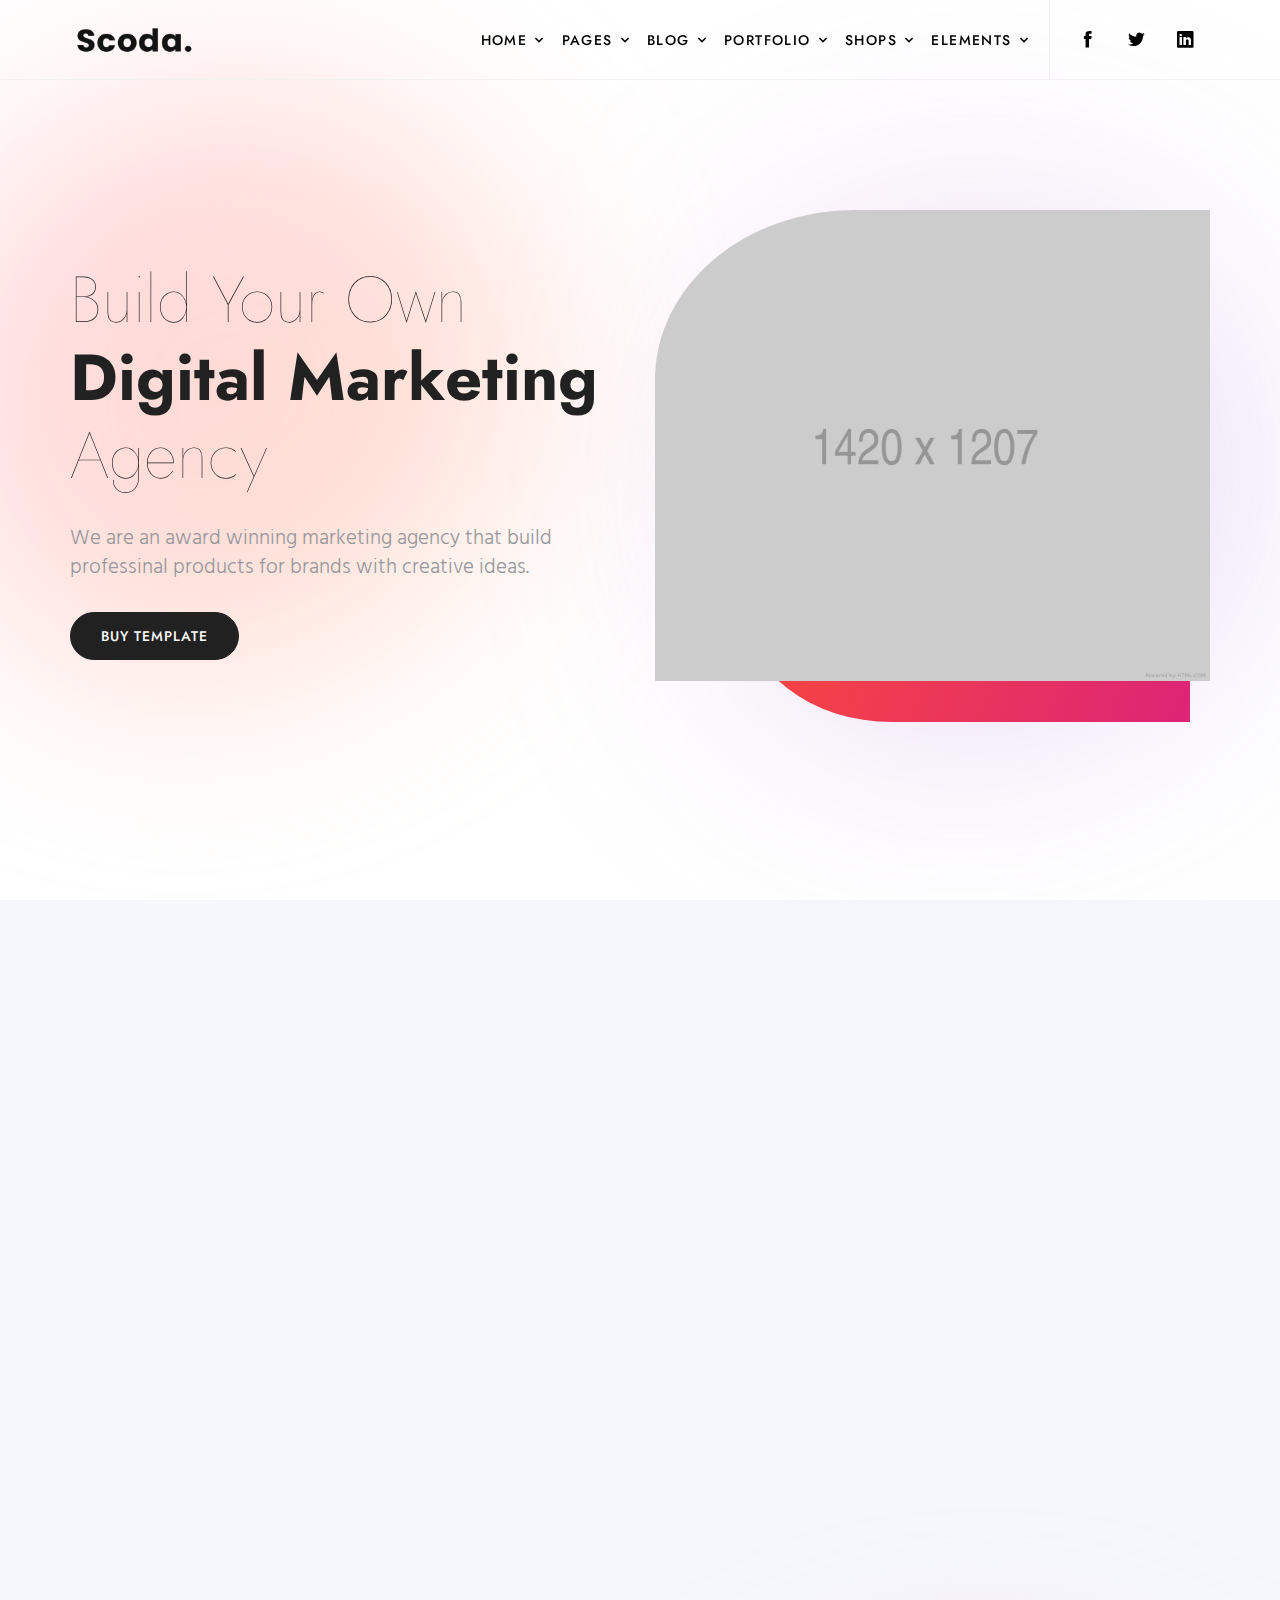
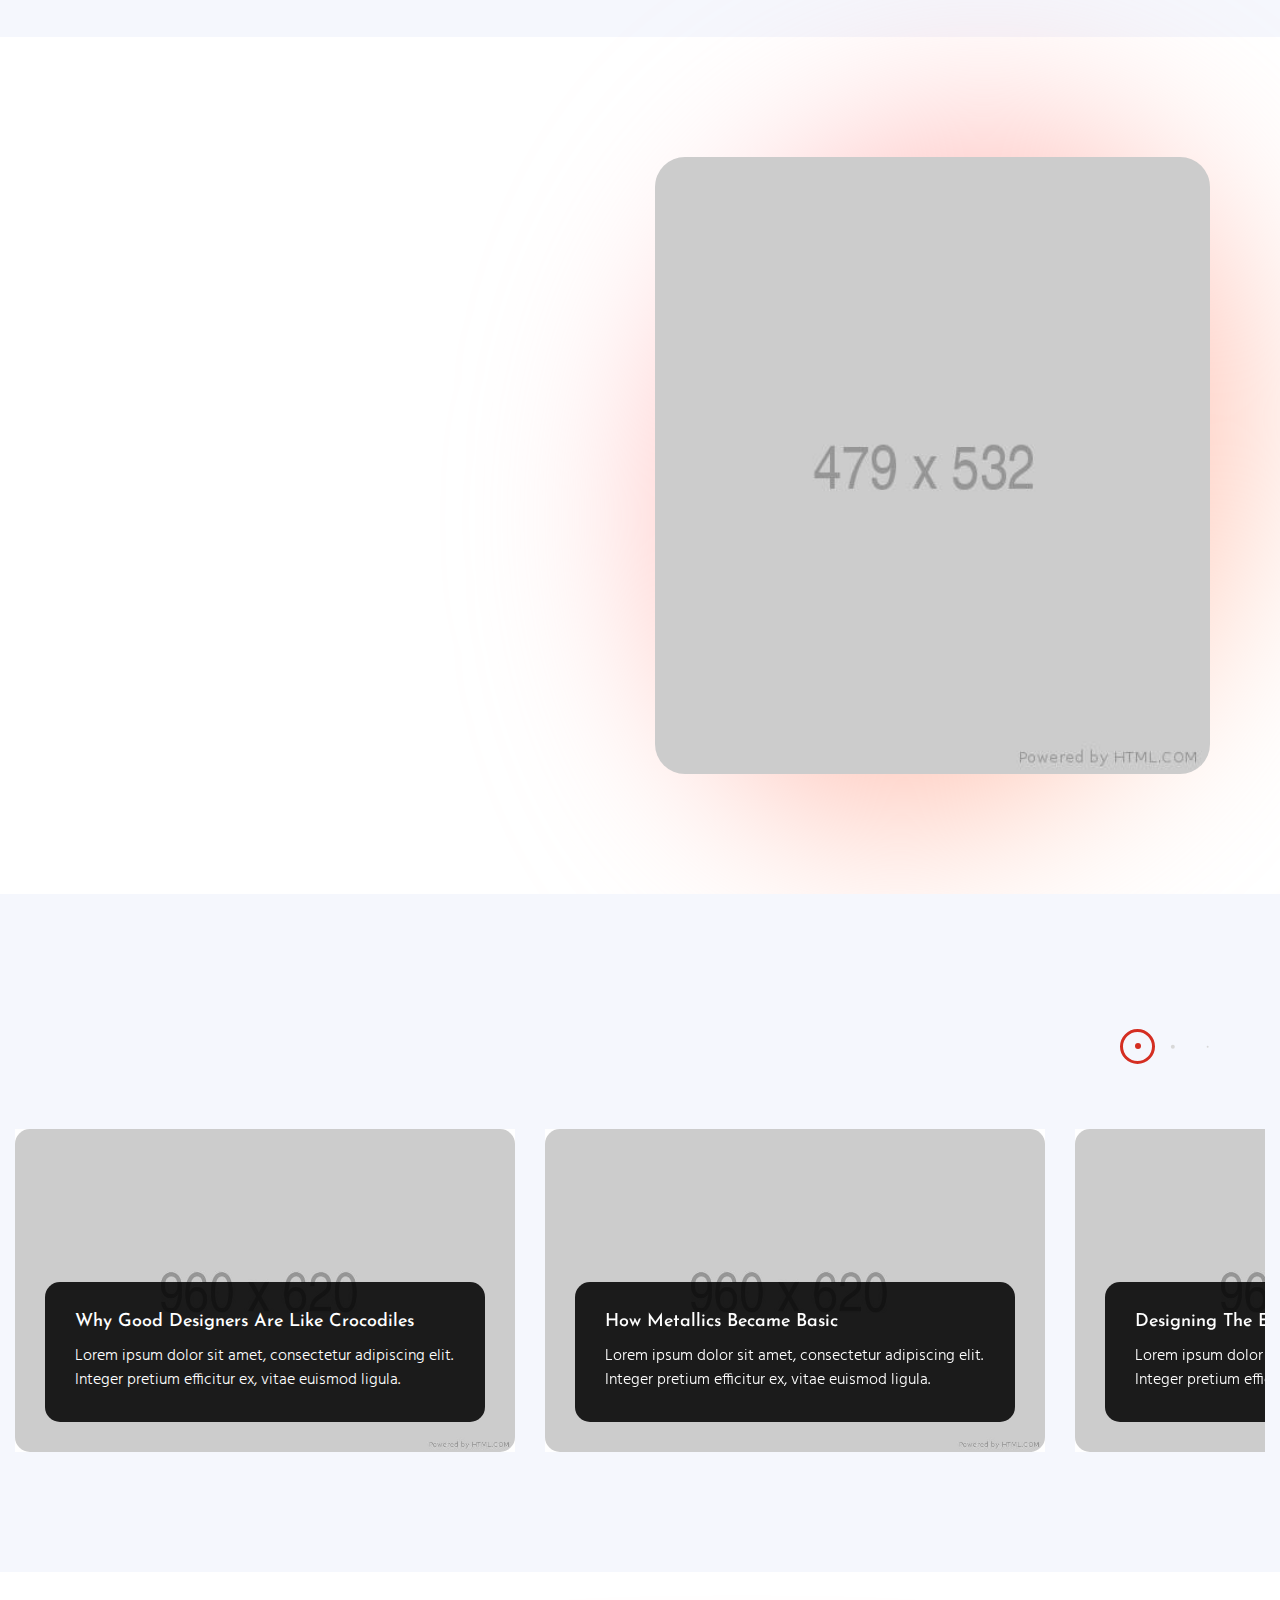
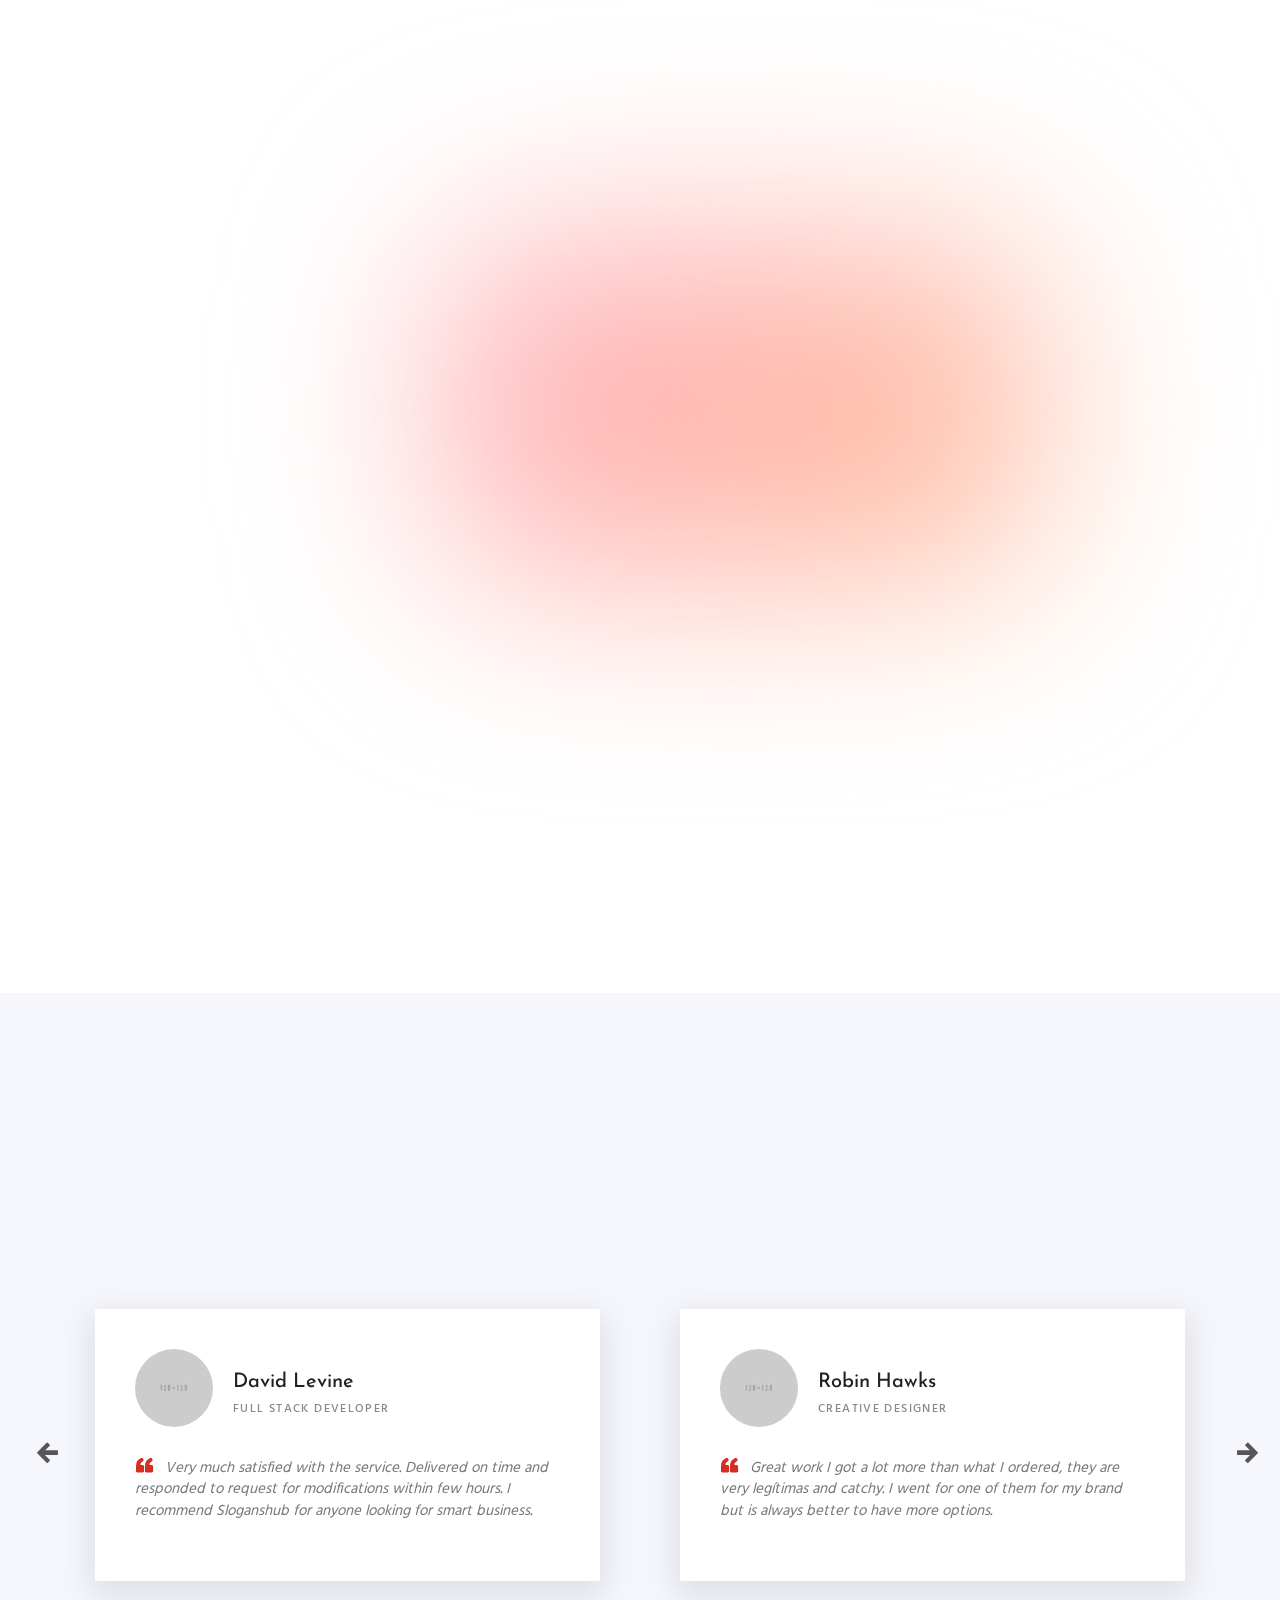
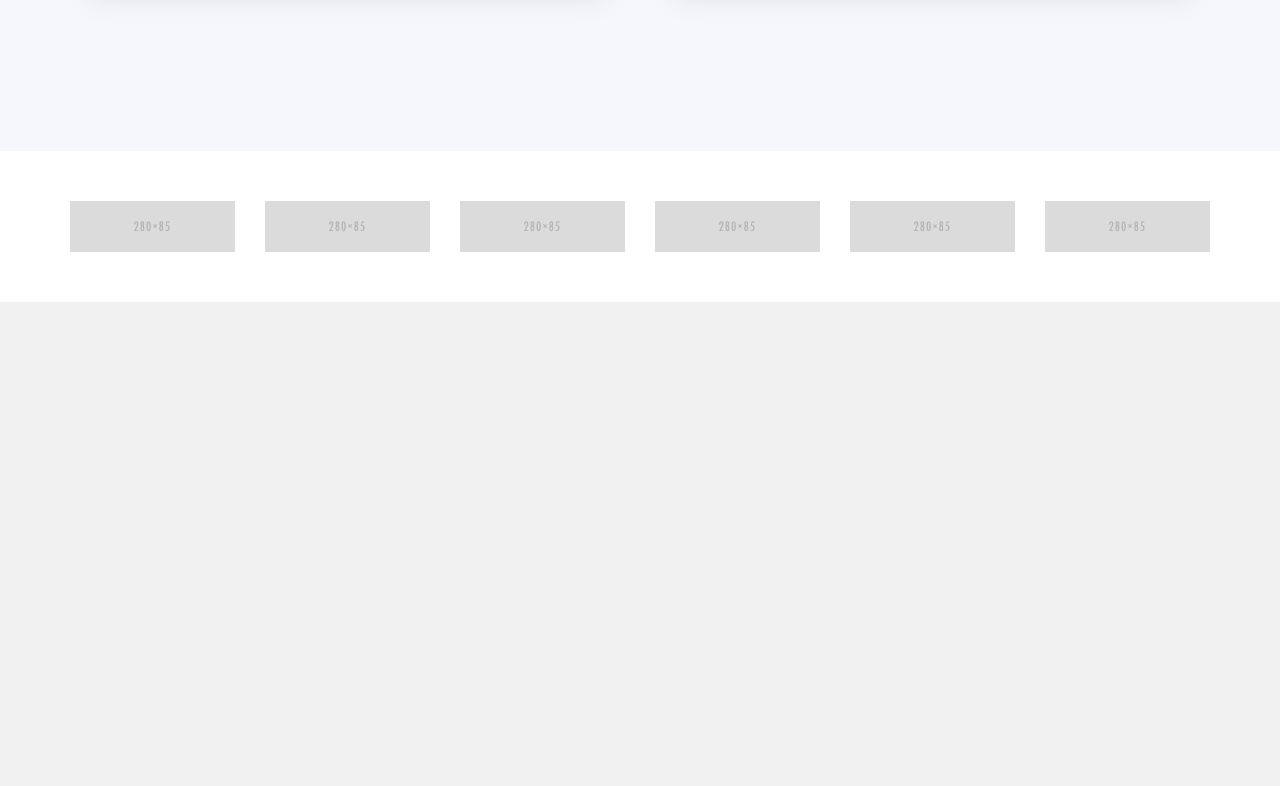
<file: agency.html>
<!DOCTYPE html>
<html lang="en">
<head>
<meta charset="utf-8">
<meta name="viewport" content="width=device-width, initial-scale=1">
<meta http-equiv="X-UA-Compatible" content="IE=edge">
<title>Scoda. - Multipurpose One Page HTML5 Template</title>
<link rel="shortcut icon" href="assets/images/favicon.ico">
<link rel="stylesheet" href="assets/css/master.css">
<link rel="stylesheet" href="assets/css/responsive.css">

<!-- Revolution Style Sheets -->
<link rel="stylesheet" type="text/css" href="revolution/css/settings.css">
<link rel="stylesheet" type="text/css" href="revolution/css/layers.css">
<link rel="stylesheet" type="text/css" href="revolution/css/navigation.css">

</head>
<body>

<!--=== Loader Start ======-->
<div id="loader-overlay">
  <div class="loader-wrapper">
    <div class="scoda-pulse"></div>
  </div>
</div>
<!--=== Loader End ======-->

<!--=== Wrapper Start ======-->
<div class="wrapper">

  <!--=== Header Start ======-->
  <nav class="navbar navbar-default navbar-fixed navbar-transparent dark bootsnav on no-full">
    <div class="container">
      <!--=== Start Atribute Navigation ===-->
      <div class="attr-nav">
        <ul class="social-media-dark social-top">
          <li><a href="#" class="icofont icofont-facebook"></a></li>
          <li><a href="#" class="icofont icofont-twitter"></a></li>
          <li><a href="#" class="icofont icofont-linkedin"></a></li>
        </ul>
      </div>
      <!--=== End Atribute Navigation ===-->
      <!--=== Start Header Navigation ===-->
      <div class="navbar-header">
        <button type="button" class="navbar-toggle" data-toggle="collapse" data-target="#navbar-menu"> <i class="icofont icofont-navigation-menu"></i> </button>
        <div class="logo"> <a href="index.html"> <img class="logo logo-display" src="assets/images/logo-black.png" alt=""> <img class="logo logo-scrolled" src="assets/images/logo-black.png" alt=""> </a> </div>
      </div>
      <!--=== End Header Navigation ===-->
      <!--=== Collect the nav links, forms, and other content for toggling ===-->
      <div class="collapse navbar-collapse" id="navbar-menu">
        <ul class="nav navbar-nav" data-in="fadeIn" data-out="fadeOut">
          <li class="dropdown megamenu-fw"> <a href="index.html" class="dropdown-toggle" data-toggle="dropdown">Home</a>
            <ul class="dropdown-menu megamenu-content" role="menu">
              <li>
                <div class="row">
                  <div class="col-menu col-md-3">
                    <h6 class="title">Home Layouts</h6>
                    <div class="content">
                      <ul class="menu-col">
                        <li><a href="index.html">Creative Agency</a></li>
<li><a href="design-studio.html">Design Studio</a></li>
<li><a href="digital-marketing.html">Digital Marketing</a></li>
                        <li><a href="small-business.html">Small Business</a></li>
                        <li><a href="corporate-business.html">Corporate Business</a></li>
                        <li><a href="startup-business.html">Startup Business</a></li>
                        <li><a href="minimal.html">Minimal Design</a></li>
                      </ul>
                    </div>
                  </div>
                  <!--=== end col-3 ===-->
                  <div class="col-menu col-md-3">
                    <h6 class="title">Home Layouts</h6>
                    <div class="content">
                      <ul class="menu-col">
                        <li><a href="creative-onepage.html">Creative One page</a></li>
                        <li><a href="creative-portfolio.html">Creative Portfolio</a></li>
                        <li><a href="personal-resume.html">Personal Resume</a></li>
                        <li><a href="seo-agency.html">SEO Agency</a></li>
                        <li><a href="digital-agency.html">Digital Agency</a></li>
                      </ul>
                    </div>
                  </div>
                  <!--=== end col-3 ===-->
                  <div class="col-menu col-md-3">
                    <h6 class="title">Home Layouts</h6>
                    <div class="content">
                      <ul class="menu-col">
                        <li><a href="architecture.html">Architecture</a></li>
                        <li><a href="restaurant.html">Restaurant</a></li>
                        <li><a href="online-shop.html">Online Shop</a></li>
                        <li><a href="photography.html">Photography</a></li>
                        <li><a href="gym-fitness.html">Gym / Fitness</a></li>
                      </ul>
                    </div>
                  </div>
                  <div class="col-menu col-md-3">
                    <h6 class="title">Home Layouts</h6>
                    <div class="content">
                      <ul class="menu-col">
                        <li><a href="app-style.html">App Style</a></li>
                        <li><a href="travel-agency.html">Travel Agency</a></li>
                        <li><a href="construction.html">Construction</a></li>
                        <li><a href="music.html">Music</a></li>
                        <li><a href="weddings.html">Weddings</a></li>
                      </ul>
                    </div>
                  </div>
                  <!--=== end col-3 ===-->
                </div>
                <!--=== end row ===-->
              </li>
            </ul>
          </li>
          <li class="dropdown"> <a href="#" class="dropdown-toggle" data-toggle="dropdown">Pages</a>
            <ul class="dropdown-menu">
              <li class="dropdown"> <a href="#" class="dropdown-toggle" data-toggle="dropdown">About</a>
                <ul class="dropdown-menu">
                  <li><a href="about-us.html">About Us</a></li>
                  <li><a href="about-creative.html">About - Creative</a></li>
                </ul>
              </li>
              <li class="dropdown"><a href="#" class="dropdown-toggle" data-toggle="dropdown">Services</a>
                <ul class="dropdown-menu">
                  <li><a href="service-simple.html">Service Simple</a></li>
                  <li><a href="service-creative.html">Service Creative</a></li>
                </ul>
              </li>
              <li class="dropdown"> <a href="#" class="dropdown-toggle" data-toggle="dropdown">Contact</a>
                <ul class="dropdown-menu">
                  <li><a href="contact-simple.html">Contact Simple</a></li>
                  <li><a href="contact-creative.html">Contact Creative</a></li>
                </ul>
              </li>
              <li><a href="404-page.html">404 Page</a></li>
              <li><a href="coming-soon.html">Coming Soon</a></li>
              <li><a href="faqs.html">FAQs</a></li>
              <li><a href="term-condition.html">Terms &amp; Conditions</a></li>
              <li><a href="privacy.html">Privacy Policy</a></li>
              <li><a href="career.html">Careers</a></li>
              <li><a href="login.html">Login</a></li>
            </ul>
          </li>
          <li class="dropdown"> <a href="#" class="dropdown-toggle" data-toggle="dropdown">Blog</a>
            <ul class="dropdown-menu">
              <li><a href="blog-standard.html">Blog Standard</a></li>
              <li><a href="blog-grid.html">Blog Grid</a></li>
              <li><a href="blog-sidebar.html">Blog Sidebar</a></li>
              <li><a href="blog-masonry.html">Blog Masonry</a></li>
              <li><a href="blog-carousel.html">Blog Carousel</a></li>
              <li><a href="blog-sidebar-right.html">Blog Sidebar Right</a></li>
              <li><a href="blog-sidebar-left.html">Blog Sidebar Left</a></li>
            </ul>
          </li>
          <li class="dropdown"><a href="#" class="dropdown-toggle" data-toggle="dropdown">Portfolio</a>
            <ul class="dropdown-menu">
              <li class="dropdown"> <a href="#" class="dropdown-toggle" data-toggle="dropdown">Boxed</a>
                <ul class="dropdown-menu">
                  <li><a href="box-2-columns.html">2 Columns</a></li>
                  <li><a href="box-3-columns.html">3 Columns</a></li>
                  <li><a href="box-4-columns.html">4 Columns</a></li>
                </ul>
              </li>
              <li class="dropdown"> <a href="#" class="dropdown-toggle" data-toggle="dropdown">Boxed - Space</a>
                <ul class="dropdown-menu">
                  <li><a href="box-space-2-columns.html">2 Columns</a></li>
                  <li><a href="box-space-3-columns.html">3 Columns</a></li>
                  <li><a href="box-space-4-columns.html">4 Columns</a></li>
                </ul>
              </li>
              <li class="dropdown"><a href="#" class="dropdown-toggle" data-toggle="dropdown">Wide</a>
                <ul class="dropdown-menu">
                  <li><a href="wide-2-columns.html">2 Columns</a></li>
                  <li><a href="wide-3-columns.html">3 Columns</a></li>
                  <li><a href="wide-4-columns.html">4 Columns</a></li>
                </ul>
              </li>
              <li class="dropdown"> <a href="#" class="dropdown-toggle" data-toggle="dropdown">Wide - Space</a>
                <ul class="dropdown-menu">
                  <li><a href="wide-space-2-columns.html">2 Columns</a></li>
                  <li><a href="wide-space-3-columns.html">3 Columns</a></li>
                  <li><a href="wide-space-4-columns.html">4 Columns</a></li>
                </ul>
              </li>
              <li><a href="single-portfolio.html">Single Portfolio</a></li>
            </ul>
          </li>
          <li class="dropdown"> <a href="#" class="dropdown-toggle" data-toggle="dropdown">Shops</a>
            <ul class="dropdown-menu">
              <li><a href="shop-fullwidth.html">Shop Fullwidth</a></li>
              <li><a href="shop-standard.html">Shop Standard</a></li>
              <li><a href="shop-boxed.html">Shop Boxed</a></li>
              <li><a href="shop-masonry.html">Shop Masonry</a></li>
              <li><a href="shop-product.html">Single Product</a></li>
              <li><a href="shop-cart.html">Shop Cart</a></li>
              <li><a href="shop-checkout.html">Shop Checkout</a></li>
            </ul>
          </li>
          <li class="dropdown megamenu-fw"> <a href="#" class="dropdown-toggle" data-toggle="dropdown">Elements</a>
            <ul class="dropdown-menu megamenu-content" role="menu">
              <li>
                <div class="row">
                  <div class="col-menu col-md-4">
                    <h6 class="title">Elements</h6>
                    <div class="content">
                      <ul class="menu-col">
                        <li><a href="buttons.html">Buttons</a></li>
                        <li><a href="typography.html">Typography</a></li>
                        <li><a href="alerts.html">Alerts</a></li>
                        <li><a href="pricing-tables.html">Pricing Tables</a></li>
                        <li><a href="call-to-action.html">Call to Actions</a></li>
                        <li><a href="parallax-section.html">Parallax Sections</a></li>
                      </ul>
                    </div>
                  </div>
                  <!--=== end col-4 ===-->
                  <div class="col-menu col-md-4">
                    <h6 class="title">Elements</h6>
                    <div class="content">
                      <ul class="menu-col">
                        <li><a href="tabs.html">Tabs</a></li>
                        <li><a href="accordions.html">Accordions</a></li>
                        <li><a href="sliders.html">Sliders</a></li>
                        <li><a href="progress-bar.html">Progress Bars</a></li>
                        <li><a href="contact-form.html">Contact Forms</a></li>
                        <li><a href="google-maps.html">Google Maps</a></li>
                      </ul>
                    </div>
                  </div>
                  <!--=== end col-4 ===-->
                  <div class="col-menu col-md-4">
                    <h6 class="title">Elements</h6>
                    <div class="content">
                      <ul class="menu-col">
                        <li><a href="progress-bar-ring.html">Progress Bar Ring</a></li>
                        <li><a href="theme-icons.html">Theme Icons</a></li>
                        <li><a href="boxed-icons.html">Boxed Icons</a></li>
                        <li><a href="grid-columns.html">Grid Columns</a></li>
                        <li><a href="team-member.html">Team Members</a></li>
                        <li><a href="countdowns.html">Countdowns</a></li>
                      </ul>
                    </div>
                  </div>
                </div>
                <!--=== end row ===-->
              </li>
            </ul>
          </li>
        </ul>
      </div>
      <!--=== /.navbar-collapse ===-->
    </div>
  </nav>
  <!--=== Header End ======-->

  <!--== Hero Slider Start ==-->
  <section class="pt-0 pb-0" id="home">
    <div class="full-screen-bg hero-banner">
      <div class="hero-text-wrap">
        <div class="hero-text hero-text-sm">
          <div class="container text-left">
            <div class="row">
              <div class="pt-120 pb-100 pb-sm-50 pb-md-50 col-sm-12 col-md-6">
                <h2 class="wow fadeInUp font-100" data-wow-delay="0.1s">Build Your Own <span class="font-700">Digital Marketing</span> Agency</h2>
                <p class="mt-30 wow fadeInUp lead" data-wow-delay="0.3s">We are an award winning marketing agency that build professinal products for brands with creative ideas.</p>
                <p class="text-left mt-30 wow fadeInUp app-btns" data-wow-delay="0.4s"><a class="btn btn-dark btn-circle">Buy Template</a></p>
              </div>
              <div class="col-md-6 mt-80 mt-sm-0 mt-md-0 col-sm-12">
                <div class="banner-img">
                  <img class="img-responsive" src="assets/images/slides/home-bg-35.jpg" alt=""/>
                </div>
              </div>
            </div>
          </div>
        </div>
      </div>

    </div>
  </section>
  <!--== Hero Slider End ==-->

  <!--=== Who We Are Start ======-->
  <section class="first-ico-box">
    <div class="container">
      <div class="row">
        <div class="col-sm-8 section-heading">
          <h2 class="wow fadeTop text-uppercase" data-wow-delay="0.1s">Services <span class="font-100">We Offer</span></h2>
          <h4 class="text-uppercase source-font wow fadeTop" data-wow-delay="0.2s">Services Provided by Scoda</h4>
        </div>
      </div>
      <div class="row mt-50 service-style-one">
        <div class="col-md-4 text-center wow fadeTop" data-wow-delay="0.1s"> 
          <div class="feature-box">
            <i class="icofont icofont-rocket-alt-1 font-50px gradient-color"></i>
            <h3>eCommerce</h3>
            <p>Lorem ipsum dolor sit amet, consectetur adipiscing elit. Fusce efficitur congue erat ac molestie.</p>
          </div>
        </div>
        <div class="col-md-4 text-center wow fadeTop" data-wow-delay="0.2s"> 
          <div class="feature-box">
            <i class="icofont icofont-brain font-50px gradient-color"></i>
            <h3>Motion Graphics</h3>
            <p>Lorem ipsum dolor sit amet, consectetur adipiscing elit. Fusce efficitur congue erat ac molestie.</p>
          </div>
        </div>
        <div class="col-md-4 text-center wow fadeTop" data-wow-delay="0.3s"> 
          <div class="feature-box">
            <i class="icofont icofont-cubes font-50px gradient-color"></i>
            <h3>NFT</h3>
            <p>Lorem ipsum dolor sit amet, consectetur adipiscing elit. Fusce efficitur congue erat ac molestie.</p>
          </div>
        </div>
      </div>
    </div>
  </section>
  <!--=== Who We Are End ======-->

  <!--=== About Us Start ======-->
  <section class="white-bg">
    <div class="container">
      <div class="row">
        <div class="col-md-6">
          <div class="section-heading text-left">
            <h2 class="wow fadeTop text-uppercase" data-wow-delay="0.1s">About <span class="font-100">Scoda</span></h2>
            <h4 class="text-uppercase source-font wow fadeTop" data-wow-delay="0.2s">Marketing and Web Design Experts</h4>
          </div>
          <div class="info-counter wow fadeTop" data-wow-delay="0.3s">
            <div class="circle-progress-wrap">
              <div class="pie-progress pie-title-center" data-percent="70"> 
                <span class="pie-value"></span> 
              </div>
            </div>
            <p>We develop products and services for ecommerce, insurance and a handful of other key industries.</p>
          </div>
          <div class="info-desc wow fadeTop" data-wow-delay="0.4s">
            <p>Excepteur sint occaecat cupidatat non proident, sunt in culpa qui officia deserunt mollit anim id est laborum. Sed ut perspicia tis unde omni od tempor incididunt ut labore.</p>
          </div>

          <div class="row">
            <div class="col-md-6 feature-box text-left mb-30 col-sm-6 wow fadeTop" data-wow-delay="0.1s">
              <div class="pull-left"><i class="icofont icofont-light-bulb font-40px default-icon"></i></div>
              <div class="pull-right">
                <h5 class="mt-0">Brand Design</h5>
                <p>Bempor incididunt ut labore et dolore</p>
              </div>
            </div>
            <div class="col-md-6 feature-box text-left mb-30 col-sm-6 wow fadeTop" data-wow-delay="0.2s">
              <div class="pull-left"><i class="icofont icofont-rocket-alt-2 font-40px default-icon"></i></div>
              <div class="pull-right">
                <h5 class="mt-0">App Development</h5>
                <p>Bempor incididunt ut labore et dolore</p>
              </div>
            </div>
          </div>

          <div class="row">
            <div class="col-md-12">
              <a href="#" class="btn btn-color btn-circle wow fadeTop" data-wow-delay="0.3s">Read More</a>
            </div>
          </div>
        </div>
        <div class="col-md-6">
          <div class="about-img">
            <img class="img-responsive" src="assets/images/about-img.jpg" alt="">
          </div>
        </div>
      </div>
    </div>
  </section>
  <!--=== About Us End ======-->

  <!--=== Portfolio Start ======-->
  <section>
    <div class="container">
      <div class="row">
        <div class="col-md-12">
          <div class="row">
            <div class="col-md-8">
              <div class="section-heading text-left">
                <h2 class="wow fadeTop josefin-font text-uppercase" data-wow-delay="0.1s">Featured <span class="font-100">Works</span></h2>
              </div>
            </div>
            <div class="col-md-4">
              <div class="scoda-swiper pagination-style-01">
                <div class="swiper-pagination"></div>
              </div>
            </div>
          </div>
        </div>
      </div>
    </div>
    <div class="container-fluid">
      <div class="row">
        <div class="col-md-12">
          <div class="portfolio-style-two">
            <div class="swiper-container">
              <div class="swiper-wrapper">
                <div class="swiper-slide">
                  <div class="work-item-wrap">
                    <div class="work-item-thumbnail">
                      <a href="single-portfolio.html">
                        <img src="assets/images/portfolio/grid/25.jpg" alt="25" />
                      </a>
                    </div>
                    <div class="work-item-info">
                      <h3 class="josefin-font">Why Good Designers Are Like Crocodiles</h3>
                      <p>Lorem ipsum dolor sit amet, consectetur adipiscing elit. Integer pretium efficitur ex, vitae euismod ligula.</p>
                    </div>
                  </div>
                </div>
                <div class="swiper-slide">
                  <div class="work-item-wrap">
                    <div class="work-item-thumbnail">
                      <a href="single-portfolio.html">
                        <img src="assets/images/portfolio/grid/26.jpg" alt="26" />
                      </a>
                    </div>
                    <div class="work-item-info">
                      <h3 class="josefin-font">How Metallics Became Basic</h3>
                      <p>Lorem ipsum dolor sit amet, consectetur adipiscing elit. Integer pretium efficitur ex, vitae euismod ligula.</p>
                    </div>
                  </div>
                </div>
                <div class="swiper-slide">
                  <div class="work-item-wrap">
                    <div class="work-item-thumbnail">
                      <a href="single-portfolio.html">
                        <img src="assets/images/portfolio/grid/27.jpg" alt="27" />
                      </a>
                    </div>
                    <div class="work-item-info">
                      <h3 class="josefin-font">Designing The Envato Design Framework</h3>
                      <p>Lorem ipsum dolor sit amet, consectetur adipiscing elit. Integer pretium efficitur ex, vitae euismod ligula.</p>
                    </div>
                  </div>
                </div>
                <div class="swiper-slide">
                  <div class="work-item-wrap">
                    <div class="work-item-thumbnail">
                      <a href="single-portfolio.html">
                        <img src="assets/images/portfolio/grid/28.jpg" alt="28" />
                      </a>
                    </div>
                    <div class="work-item-info">
                      <h3 class="josefin-font">The Rules of Designing UX for Millennials</h3>
                      <p>Lorem ipsum dolor sit amet, consectetur adipiscing elit. Integer pretium efficitur ex, vitae euismod ligula.</p>
                    </div>
                  </div>
                </div>
                <div class="swiper-slide">
                  <div class="work-item-wrap">
                    <div class="work-item-thumbnail">
                      <a href="single-portfolio.html">
                        <img src="assets/images/portfolio/grid/29.jpg" alt="29" />
                      </a>
                    </div>
                    <div class="work-item-info">
                      <h3 class="josefin-font">Best Relaxing ASMR Sounds</h3>
                      <p>Lorem ipsum dolor sit amet, consectetur adipiscing elit. Integer pretium efficitur ex, vitae euismod ligula.</p>
                    </div>
                  </div>
                </div>
              </div>

            </div>
          </div>
        </div>
    </div>
    </div>
  </section>
  <!--=== Portfolio End ======-->

  <!--=== Counter Start ======-->
  <section class="white-bg pt-80 pb-80">
    <div class="container">
      <div class="row">
        <div class="col-md-3 counter text-center col-sm-6 wow fadeTop" data-wow-delay="0.1s">
          <h2 class="count font-700 gradient-color josefin-font">5600</h2>
          <h3 class="dark-color josefin-font">Working Hours</h3>
        </div>
        <div class="col-md-3 counter text-center col-sm-6 wow fadeTop" data-wow-delay="0.2s">
          <h2 class="count font-700 gradient-color josefin-font">220</h2>
          <h3 class="dark-color josefin-font">Happy Clients</h3>
        </div>
        <div class="col-md-3 counter text-center col-sm-6 wow fadeTop" data-wow-delay="0.3s">
          <h2 class="count font-700 gradient-color josefin-font">108</h2>
          <h3 class="dark-color josefin-font">Awwwards</h3>
        </div>
        <div class="col-md-3 counter text-center col-sm-6 wow fadeTop" data-wow-delay="0.4s">
          <h2 class="count font-700 gradient-color josefin-font">650</h2>
          <h3 class="dark-color josefin-font">Cups Of Teas</h3>
        </div>
      </div>
    </div>
  </section>
  <!--=== Counter End ======-->

  <!--=== Our Team Start ===-->
  <section class="white-bg team-style-02">
    <div class="container">
      <div class="row">
        <div class="col-sm-8 section-heading">
          <h2 class="text-uppercase wow fadeTop" data-wow-delay="0.1s">Meet <span class="font-100">Our Team</span></h2>
          <h4 class="text-uppercase source-font wow fadeTop" data-wow-delay="0.2s">- We Are Stronger -</h4>
        </div>
      </div>
      <div class="row mt-50">
        <div class="col-md-3 col-sm-6 col-xs-12 wow fadeTop" data-wow-delay="0.3s">
          <div class="team-member-container gallery-image-hover border-radius-15"> <img src="assets/images/team/team-01.jpg" class="img-responsive" alt="team-01">
            <div class="member-caption">
              <div class="member-description text-center">
                <div class="member-description-wrap">
                  <h4 class="member-title">Randy Bell</h4>
                  <p class="member-subtitle">UI/UX Designer</p>
                  <ul class="member-icons">
                    <li class="social-icon"><a href="#"><i class="icofont icofont-facebook"></i></a></li>
                    <li class="social-icon"><a href="#"><i class="icofont icofont-twitter"></i></a></li>
                    <li class="social-icon"><a href="#"><i class="icofont icofont-linkedin"></i></a></li>
                  </ul>
                </div>
              </div>
            </div>
          </div>
        </div>
        <!--=== Member End ===-->
        <div class="col-md-3 col-sm-6 col-xs-12 wow fadeTop" data-wow-delay="0.4s">
          <div class="team-member-container gallery-image-hover border-radius-15"> <img src="assets/images/team/team-02.jpg" class="img-responsive" alt="team-02">
            <div class="member-caption">
              <div class="member-description text-center">
                <div class="member-description-wrap">
                  <h4 class="member-title">Alice Andrews</h4>
                  <p class="member-subtitle">Photographer</p>
                  <ul class="member-icons">
                    <li class="social-icon"><a href="#"><i class="icofont icofont-facebook"></i></a></li>
                    <li class="social-icon"><a href="#"><i class="icofont icofont-twitter"></i></a></li>
                    <li class="social-icon"><a href="#"><i class="icofont icofont-linkedin"></i></a></li>
                  </ul>
                </div>
              </div>
            </div>
          </div>
        </div>
        <!--=== Member End ===-->
        <div class="col-md-3 col-sm-6 col-xs-12 wow fadeTop" data-wow-delay="0.5s">
          <div class="team-member-container gallery-image-hover border-radius-15"> <img src="assets/images/team/team-03.jpg" class="img-responsive" alt="team-03">
            <div class="member-caption">
              <div class="member-description text-center">
                <div class="member-description-wrap">
                  <h4 class="member-title">Nicholas Hart</h4>
                  <p class="member-subtitle">Web Developer</p>
                  <ul class="member-icons">
                    <li class="social-icon"><a href="#"><i class="icofont icofont-facebook"></i></a></li>
                    <li class="social-icon"><a href="#"><i class="icofont icofont-twitter"></i></a></li>
                    <li class="social-icon"><a href="#"><i class="icofont icofont-linkedin"></i></a></li>
                  </ul>
                </div>
              </div>
            </div>
          </div>
        </div>
        <!--=== Member End ===-->
        <div class="col-md-3 col-sm-6 col-xs-12 wow fadeTop" data-wow-delay="0.6s">
          <div class="team-member-container gallery-image-hover border-radius-15"> <img src="assets/images/team/team-04.jpg" class="img-responsive" alt="team-04">
            <div class="member-caption">
              <div class="member-description text-center">
                <div class="member-description-wrap">
                  <h4 class="member-title">Grace Ross</h4>
                  <p class="member-subtitle">CEO/Founder</p>
                  <ul class="member-icons">
                    <li class="social-icon"><a href="#"><i class="icofont icofont-facebook"></i></a></li>
                    <li class="social-icon"><a href="#"><i class="icofont icofont-twitter"></i></a></li>
                    <li class="social-icon"><a href="#"><i class="icofont icofont-linkedin"></i></a></li>
                  </ul>
                </div>
              </div>
            </div>
          </div>
        </div>
        <!--=== Member End ===-->
      </div>
    </div>
  </section>
  <!--=== Our Team End ===-->



  <!--=== Testimonails Start ===-->
  <section class="testimonial-style-02">
    <div class="container">
      <div class="row">
        <div class="col-sm-8 section-heading">
          <h2 class="wow fadeTop josefin-font text-uppercase" data-wow-delay="0.1s">Our <span class="font-100">Testimonials</span></h2>
          <h4 class="text-uppercase source-font wow fadeTop" data-wow-delay="0.2s">- Happy Client Reviews -</h4>
        </div>
      </div>
      <div class="row">

          <div class="slick testimonial-carousel testimonial-style-01">
            <div class="col-md-6 col-sm-6 col-xs-12">
              <!--=== Slide ===-->
              <div class="testimonial-item">
                <div class="testimonial-content">
                  <div class="content-wrap">
                    <div class="info">
                      <div class="image">
                        <img class="img-responsive img-circle" src="assets/images/team/avatar-1.jpg" alt="avatar-1"/>
                      </div>
                      <div class="cite">
                        <h6 class="name">Robin Hawks</h6>
                        <span class="position">Creative Designer</span>
                      </div>
                    </div>
                    <div class="content">
                      <div class="text">
                        <i class="icofont icofont-quote-left font-20px default-color mt-20 mr-10"></i><span>Great work I got a lot more than what I ordered, they are very legítimas and catchy. I went for one of them for my brand but is always better to have more options.</span>
                      </div>
                    </div>
                  </div>
                </div>
              </div>
            </div>
            <div class="col-md-6 col-sm-6 col-xs-12">
              <!--=== Slide ===-->
              <div class="testimonial-item">
                <div class="testimonial-content">
                  <div class="content-wrap">
                    <div class="info">
                      <div class="image">
                        <img class="img-responsive img-circle" src="assets/images/team/avatar-2.jpg" alt="avatar-2"/>
                      </div>
                      <div class="cite">
                        <h6 class="name">Michael Kyle</h6>
                        <span class="position">Business Developer</span>
                      </div>
                    </div>
                    <div class="content">
                      <div class="text">
                        <i class="icofont icofont-quote-left font-20px default-color mt-20 mr-10"></i><span>I’m very happy with the results! They went above and beyond for me and that is always appreciated! I would highly recommend SH to anybody!</span>
                      </div>
                    </div>
                  </div>
                </div>
              </div>
            </div>
            <div class="col-md-6 col-sm-6 col-xs-12">
              <!--=== Slide ===-->
              <div class="testimonial-item">
                <div class="testimonial-content">
                  <div class="content-wrap">
                    <div class="info">
                      <div class="image">
                        <img class="img-responsive img-circle" src="assets/images/team/avatar-3.jpg" alt="avatar-3"/>
                      </div>
                      <div class="cite">
                        <h6 class="name">Mellissa Christine</h6>
                        <span class="position">Application Developer</span>
                      </div>
                    </div>
                    <div class="content">
                      <div class="text">
                        <i class="icofont icofont-quote-left font-20px default-color mt-20 mr-10"></i><span>I’m very happy with the results! They went above and beyond for me and that is always appreciated! I would highly recommend SH to anybody!</span>
                      </div>
                    </div>
                  </div>
                </div>
              </div>
            </div>

            <div class="col-md-6 col-sm-6 col-xs-12">
              <!--=== Slide ===-->
              <div class="testimonial-item">
                <div class="testimonial-content">
                  <div class="content-wrap">
                    <div class="info">
                      <div class="image">
                        <img class="img-responsive img-circle" src="assets/images/team/avatar-3.jpg" alt="avatar-3"/>
                      </div>
                      <div class="cite">
                        <h6 class="name">David Levine</h6>
                        <span class="position">Full Stack Developer</span>
                      </div>
                    </div>
                    <div class="content">
                      <div class="text">
                        <i class="icofont icofont-quote-left font-20px default-color mt-20 mr-10"></i><span>Very much satisfied with the service. Delivered on time and responded to request for modifications within few hours. I recommend Sloganshub for anyone looking for smart business.</span>
                      </div>
                    </div>
                  </div>
                </div>
              </div>
            </div>


          </div>

      </div>
    </div>
  </section>
  <!--=== Testimonails End ===-->

  <!--=== Clients Start ======-->
  <section class="pt-50 pb-50 white-bg">
    <div class="container">
      <div class="row">
        <div id="client-slider" class="owl-carousel">
          <div class="client-logo"> <img class="img-responsive" src="assets/images/clients/1.png" alt="01"/> </div>
          <div class="client-logo"> <img class="img-responsive" src="assets/images/clients/2.png" alt="02"/> </div>
          <div class="client-logo"> <img class="img-responsive" src="assets/images/clients/3.png" alt="03"/> </div>
          <div class="client-logo"> <img class="img-responsive" src="assets/images/clients/4.png" alt="04"/> </div>
          <div class="client-logo"> <img class="img-responsive" src="assets/images/clients/5.png" alt="05"/> </div>
          <div class="client-logo"> <img class="img-responsive" src="assets/images/clients/6.png" alt="06"/> </div>
          <div class="client-logo"> <img class="img-responsive" src="assets/images/clients/7.png" alt="07"/> </div>
          <div class="client-logo"> <img class="img-responsive" src="assets/images/clients/8.png" alt="08"/> </div>
          <div class="client-logo"> <img class="img-responsive" src="assets/images/clients/9.png" alt="09"/> </div>
          <div class="client-logo"> <img class="img-responsive" src="assets/images/clients/10.png" alt="10"/> </div>
        </div>
      </div>
    </div>
  </section>
  <!--=== Clients End ======-->

  <!--=== Footer Start ======-->
  <footer class="footer" id="footer-fixed">
    <div class="footer-main">
      <div class="container">
        <div class="row">
          <div class="col-sm-6 col-md-4">
            <div class="widget widget-text">
              <div class="logo logo-footer"><a href="index.html"> <img class="logo logo-display" src="assets/images/logo-footer.png" alt=""></a> </div>
              <p>We are a fully in-house digital agency focusing on branding, marketing, web design and development with clients ranging from start-ups, Lorem ipsum dolor sit amet, consectetur adipiscing elit. Sed varius quam ut magna ultricies pellentesque.</p>
            </div>
          </div>
          <div class="col-sm-6 col-md-2">
            <div class="widget widget-links">
              <h5 class="widget-title">Work With Us</h5>
              <ul>
                <li><a href="#">Themeforest</a></li>
                <li><a href="#">Audio Jungle</a></li>
                <li><a href="#">Code Canyon</a></li>
                <li><a href="#">Video Hive</a></li>
                <li><a href="#">Envato Market</a></li>
              </ul>
            </div>
          </div>
          <div class="col-sm-6 col-md-2">
            <div class="widget widget-links">
              <h5 class="widget-title">Useful Links</h5>
              <ul>
                <li><a href="about-us.html">About Us</a></li>
                <li><a href="contact-simple.html">Contact Us</a></li>
                <li><a href="service-simple.html">Our Services</a></li>
                <li><a href="term-condition.html">Terms &amp; Conditions</a></li>
                <li><a href="career.html">Careers</a></li>
              </ul>
            </div>
          </div>
          <div class="col-sm-6 col-md-4">
            <div class="widget widget-text widget-links">
              <h5 class="widget-title">Contact Us</h5>
              <ul>
                <li> <i class="icofont icofont-google-map"></i> <a href="#">Park Lane Llandrindod Wells, LD7 9QW</a> </li>
                <li> <i class="icofont icofont-iphone"></i> <a href="#">+44 1632 960290</a> </li>
                <li> <i class="icofont icofont-mail"></i> <a href="#">helloscoda@gmail.com</a> </li>
                <li> <i class="icofont icofont-globe"></i> <a href="#">www.envato.com</a> </li>
              </ul>
            </div>
          </div>
        </div>
      </div>
    </div>
    <div class="footer-copyright">
      <div class="container">
        <div class="row">
          <div class="col-md-6 col-xs-12">
            <ul class="social-media">
              <li><a href="#" class="icofont icofont-linkedin"></a></li>
              <li><a href="#" class="icofont icofont-facebook"></a></li>
              <li><a href="#" class="icofont icofont-twitter"></a></li>
              <li><a href="#" class="icofont icofont-pinterest"></a></li>
              <li><a href="#" class="icofont icofont-instagram"></a></li>
            </ul>
          </div>
          <div class="col-md-6 col-xs-12">
            <div class="copy-right text-right">© 2022 Scoda. All rights reserved</div>
          </div>
        </div>
      </div>
    </div>
  </footer>
  <!--=== Footer End ======-->

  <!--=== GO TO TOP  ===-->
  <a href="#" id="back-to-top" title="Back to top">&uarr;</a>
  <!--=== GO TO TOP End ===-->

</div>
<!--=== Wrapper End ======-->

<!--=== Javascript Plugins ======-->
<script src="assets/js/jquery.min.js"></script>
<script src="assets/js/validator.js"></script>
<script src="assets/js/plugins.js"></script>
<script src="assets/js/master.js"></script>
<script src="assets/js/bootsnav.js"></script>
<!--=== Javascript Plugins End ======-->

<!-- Revolution js Files -->
<script src="revolution/js/jquery.themepunch.tools.min.js"></script>
<script src="revolution/js/jquery.themepunch.revolution.min.js"></script>
<script src="revolution/js/revolution.extension.actions.min.js"></script>
<script src="revolution/js/revolution.extension.carousel.min.js"></script>
<script src="revolution/js/revolution.extension.kenburn.min.js"></script>
<script src="revolution/js/revolution.extension.layeranimation.min.js"></script>
<script src="revolution/js/revolution.extension.migration.min.js"></script>
<script src="revolution/js/revolution.extension.navigation.min.js"></script>
<script src="revolution/js/revolution.extension.parallax.min.js"></script>
<script src="revolution/js/revolution.extension.slideanims.min.js"></script>
<script src="revolution/js/revolution.extension.video.min.js"></script>
<!--== Javascript Plugins End ==-->

<script>
var revapi1078,
	tpj=jQuery;

	tpj(document).ready(function() {
	/* ===== REVOLUTION SLIDER MAIN DEMO ===== */

		if(tpj("#rev_slider_landing_custom").revolution == undefined){
						revslider_showDoubleJqueryError("#rev_slider_landing_custom");
					}else{
						$("#rev_slider_landing_custom").show().revolution({
							sliderType:"standard",
							jsFileLocation:"revolution/js/",
							sliderLayout:"fullscreen",
							dottedOverlay:"none",
							delay:9000,
							navigation: {
								keyboardNavigation:"off",
								keyboard_direction: "horizontal",
								mouseScrollNavigation:"off",
	 							mouseScrollReverse:"default",
								onHoverStop:"off",
								touch:{
									touchenabled:"on",
									swipe_threshold: 75,
									swipe_min_touches: 1,
									swipe_direction: "horizontal",
									drag_block_vertical: false
								}
								,
								arrows: {
									style:"hades",
									enable:false,
									hide_onmobile:true,
									hide_under:600,
									hide_onleave:true,
									hide_delay:200,
									hide_delay_mobile:1200,
									tmp:'<div class="tp-arr-allwrapper"><div class="tp-arr-imgholder"></div></div>',
									left: {
										h_align:"left",
										v_align:"center",
										h_offset:30,
										v_offset:0
									},
									right: {
										h_align:"right",
										v_align:"center",
										h_offset:30,
										v_offset:0
									}
								}
								,
								bullets: {
									enable:false,
									hide_onmobile:false,
									hide_under:600,
									style:"uranus",
									hide_onleave:true,
									hide_delay:200,
									hide_delay_mobile:1200,
									direction:"horizontal",
									h_align:"center",
									v_align:"bottom",
									h_offset:0,
									v_offset:30,
									space:20,
									tmp:'<span class="tp-bullet-inner"></span>'
								}
							},
							viewPort: {
								enable:false,
								outof:"pause",
								visible_area:"80%",
								presize:false
							},
							responsiveLevels:[1240,1024,778,480],
							visibilityLevels:[1240,1024,778,480],
							gridwidth:[1240,1024,778,480],
							gridheight:[600,600,500,400],
							lazyType:"none",
							parallax: {
								type:"mouse",
								origo:"slidercenter",
								speed:2000,
								levels:[2,3,4,5,6,7,12,16,10,50,47,48,49,50,51,55],
							},
							shadow:0,
							spinner:"off",
							stopLoop:"off",
							stopAfterLoops:-1,
							stopAtSlide:-1,
							shuffle:"off",
							autoHeight:"off",
							hideThumbsOnMobile:"off",
							hideSliderAtLimit:0,
							hideCaptionAtLimit:0,
							hideAllCaptionAtLilmit:0,
							debugMode:false,
							fallbacks: {
								simplifyAll:"off",
								nextSlideOnWindowFocus:"off",
								disableFocusListener:false,
							}
						});
					}

	});
</script>

</body>
</html>
</file>
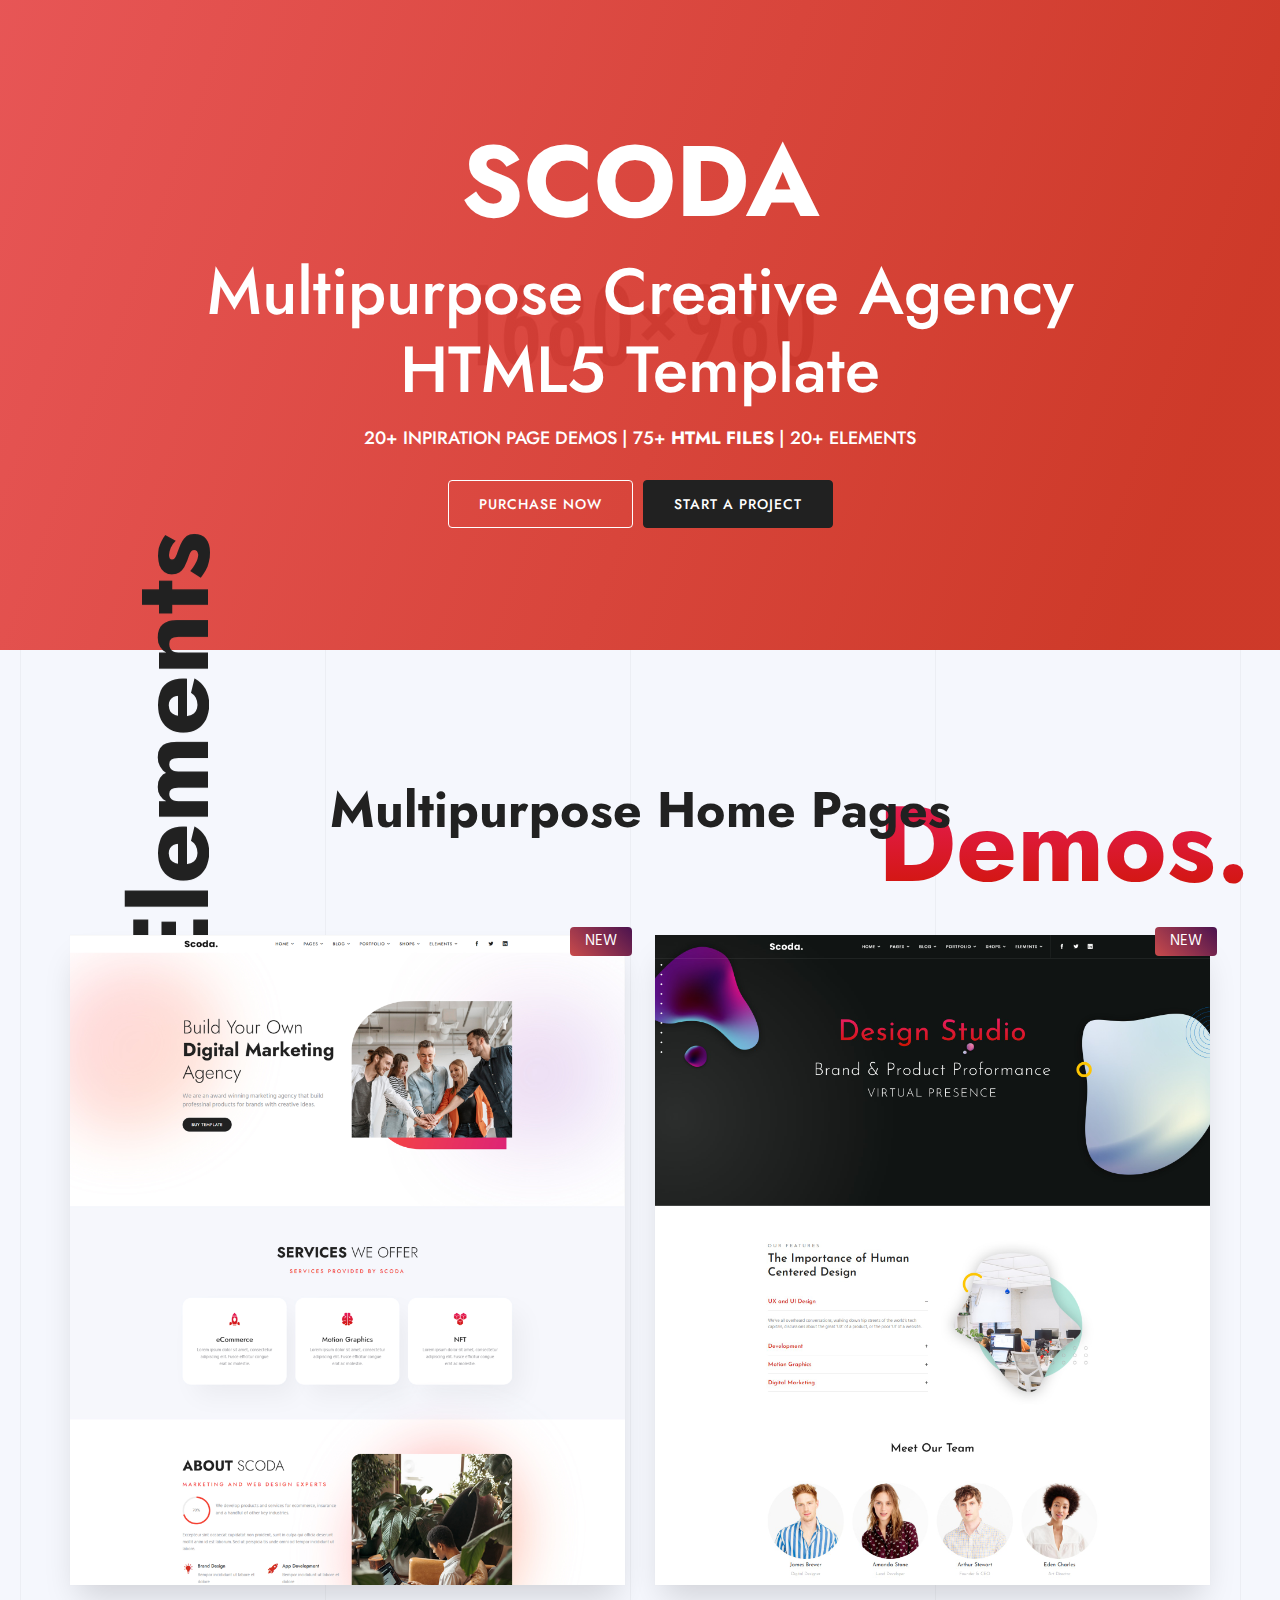
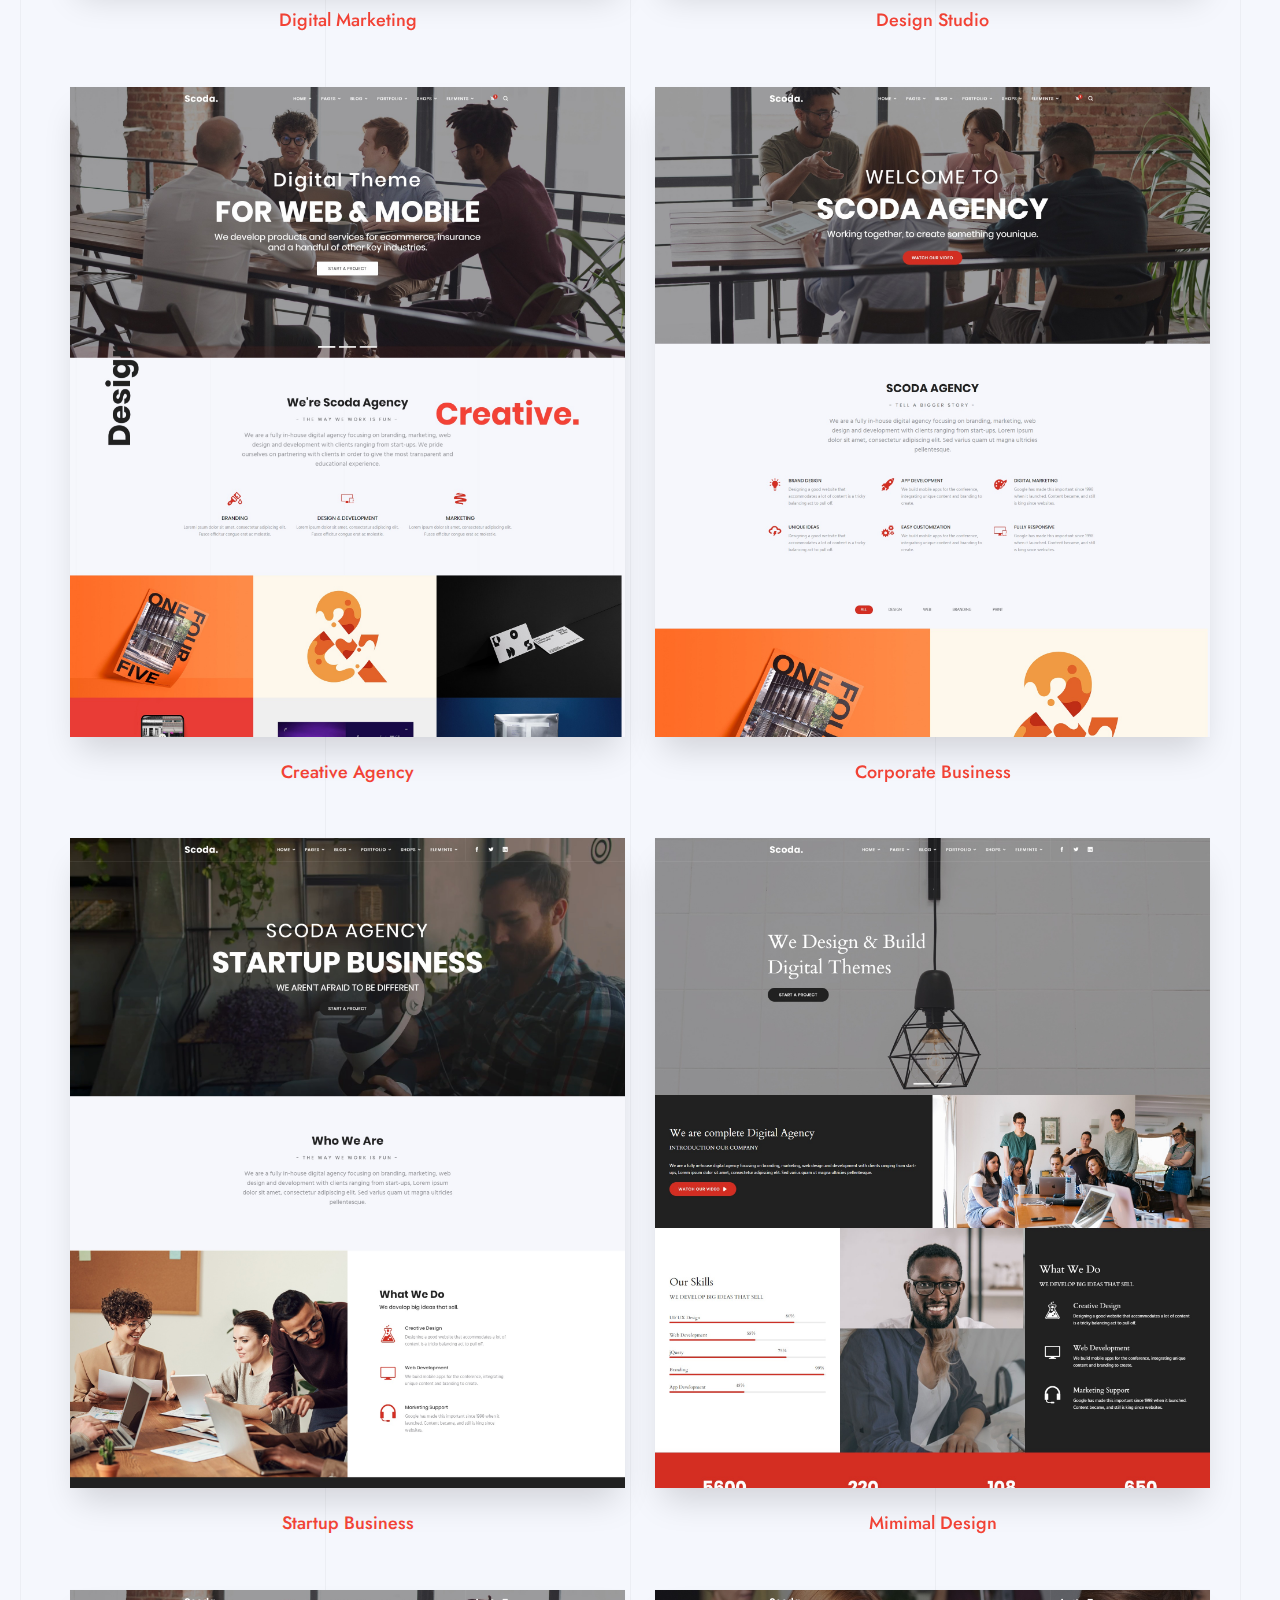
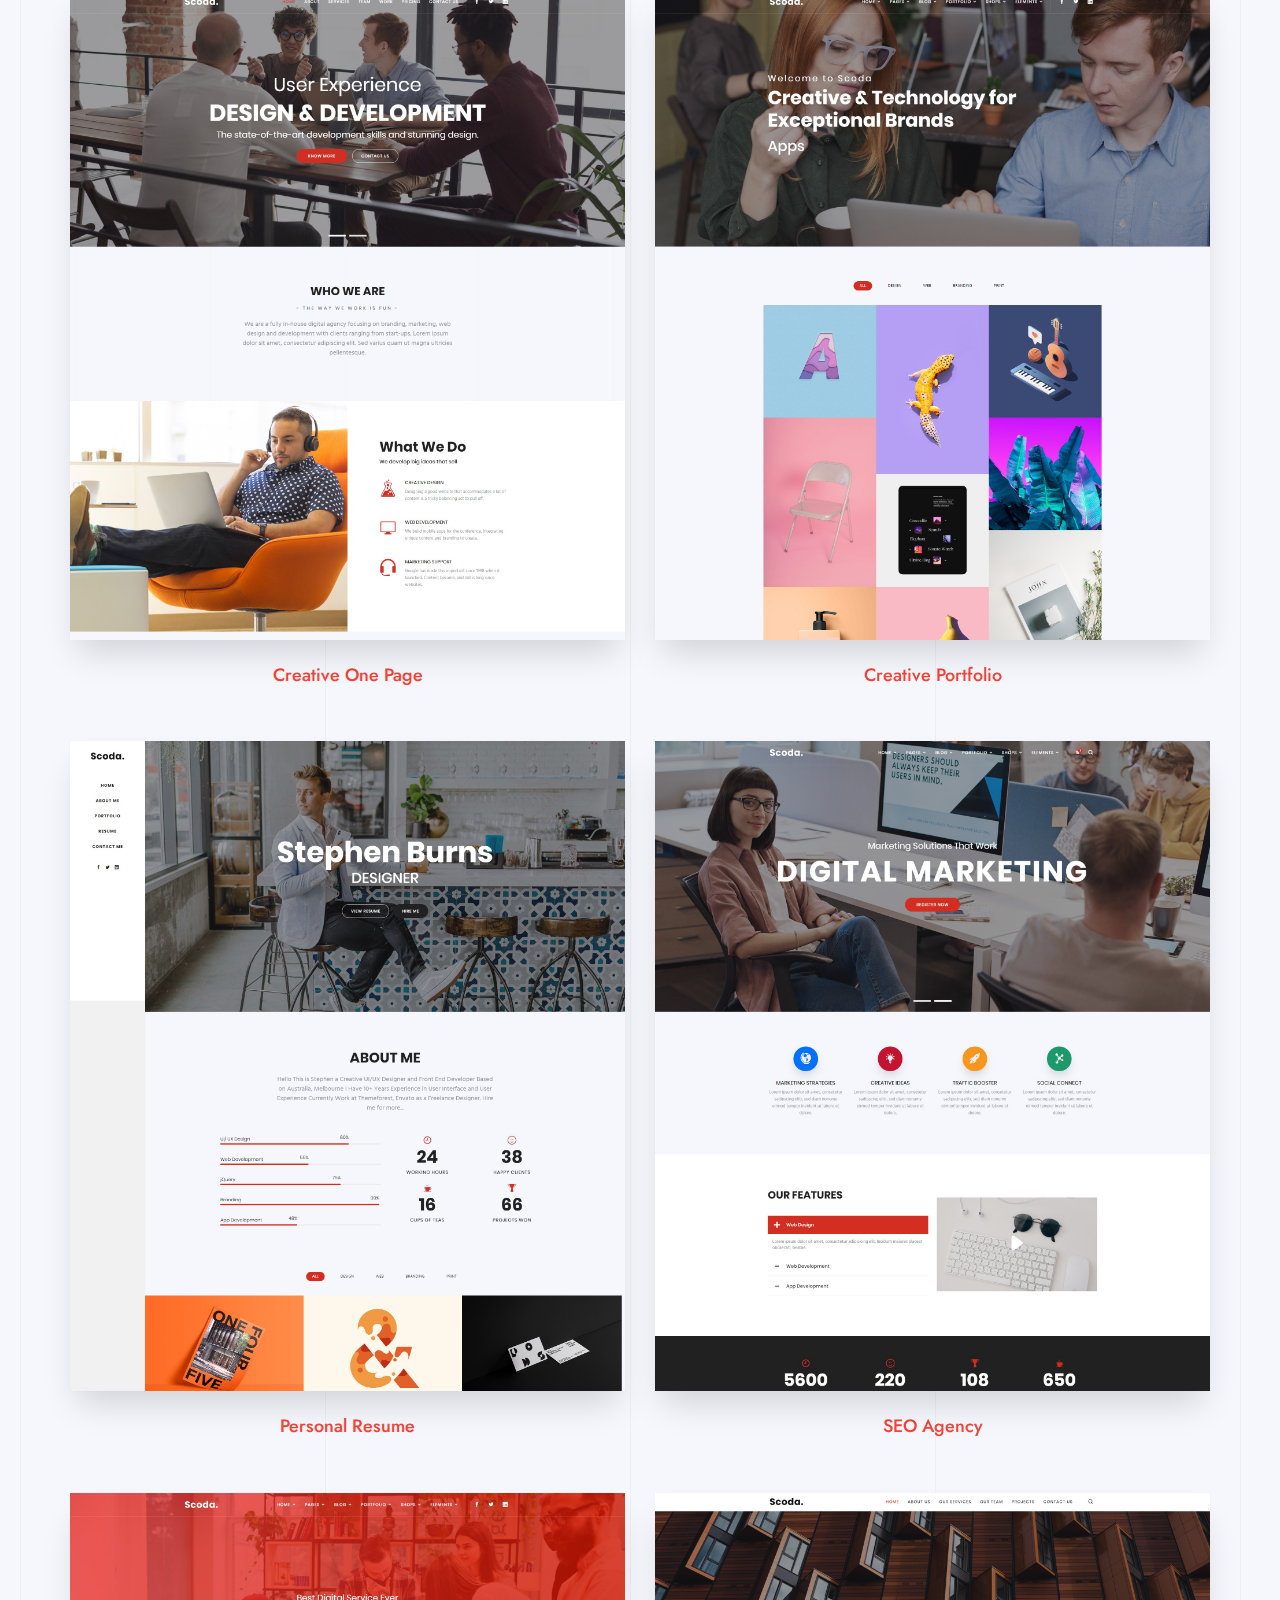
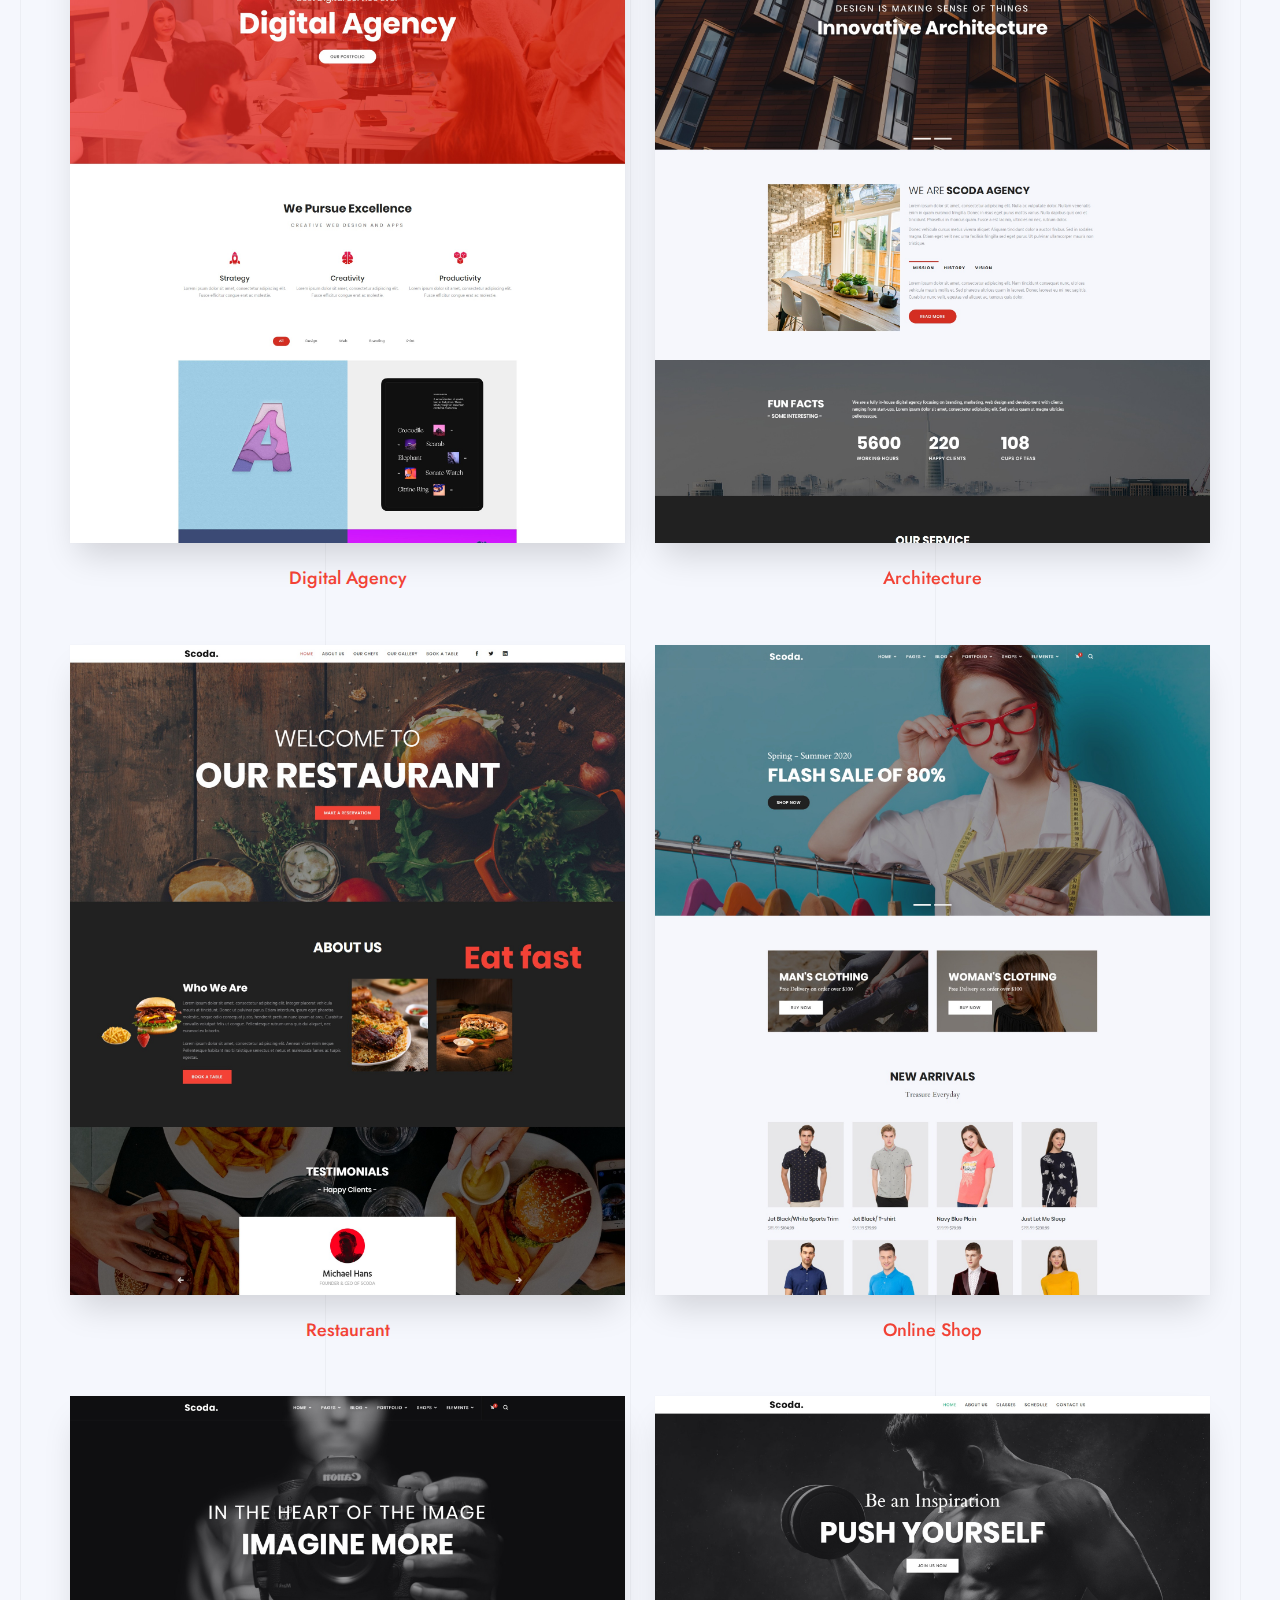
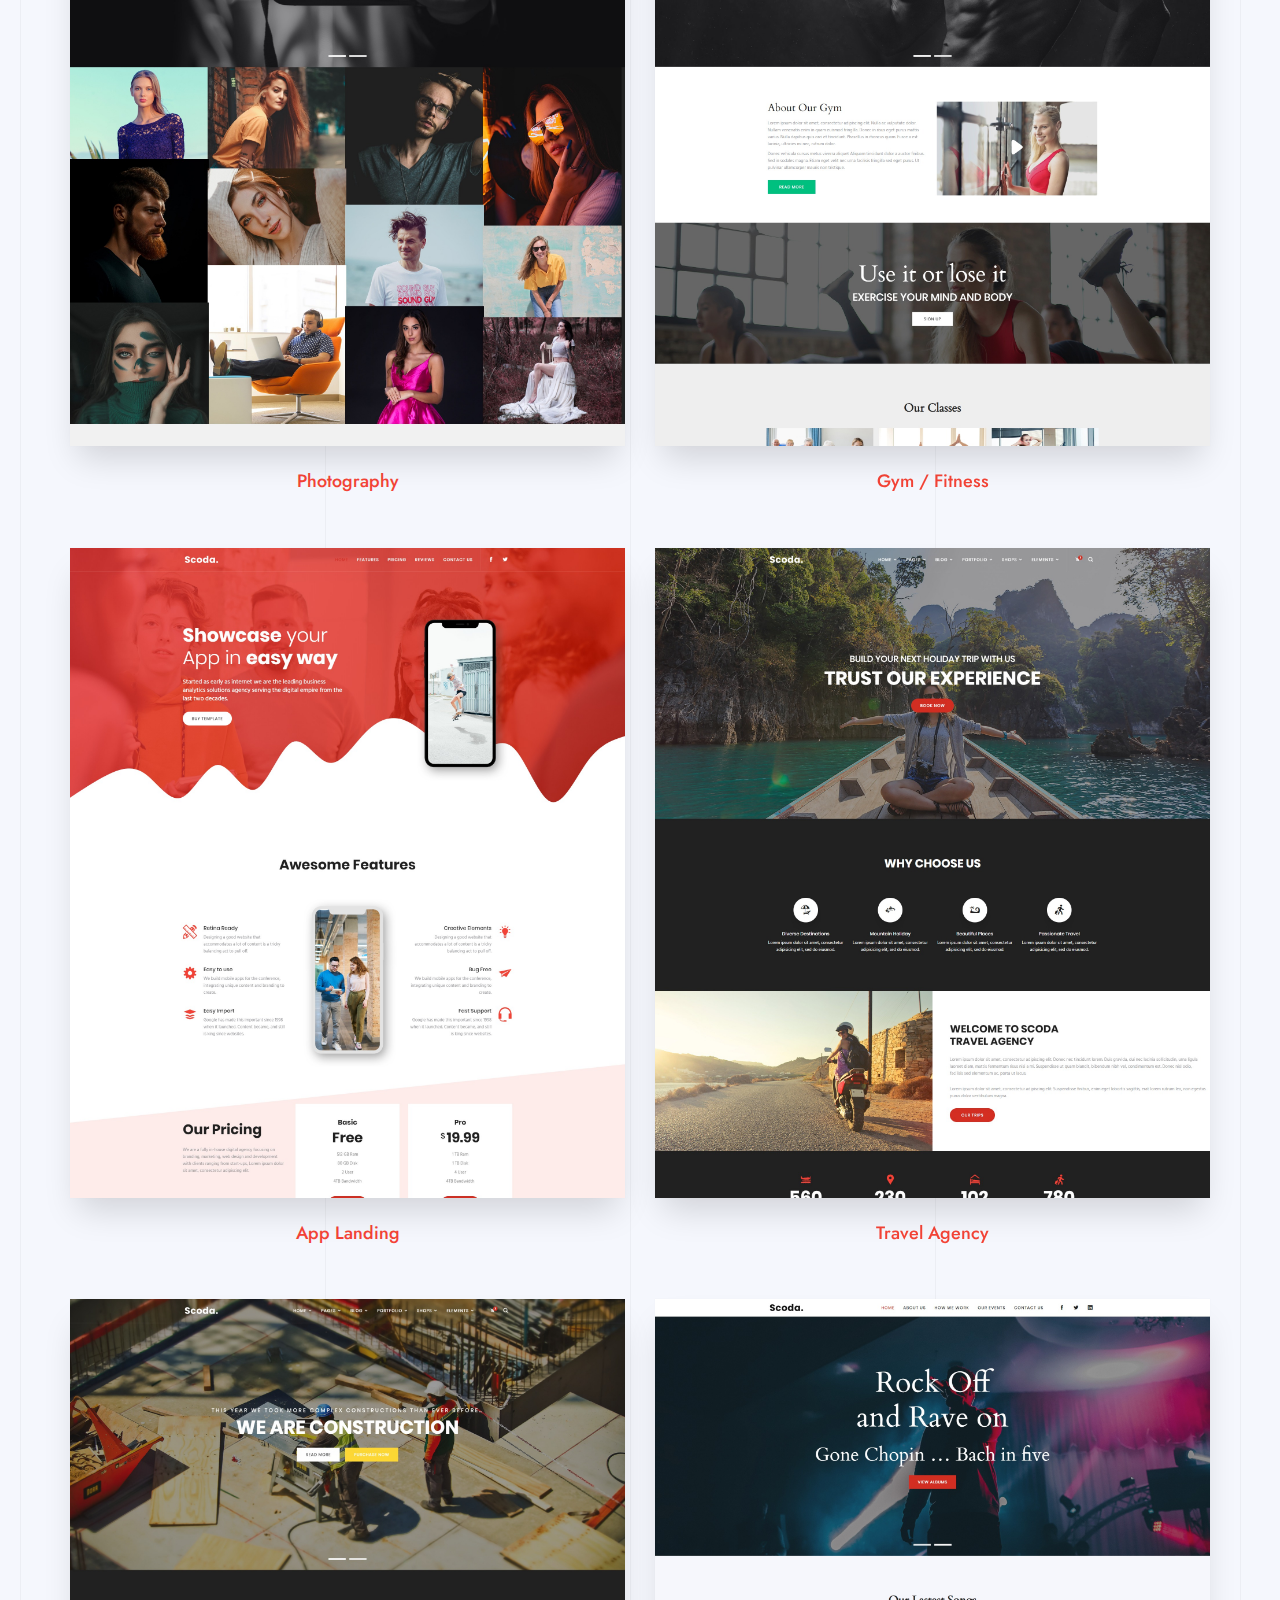
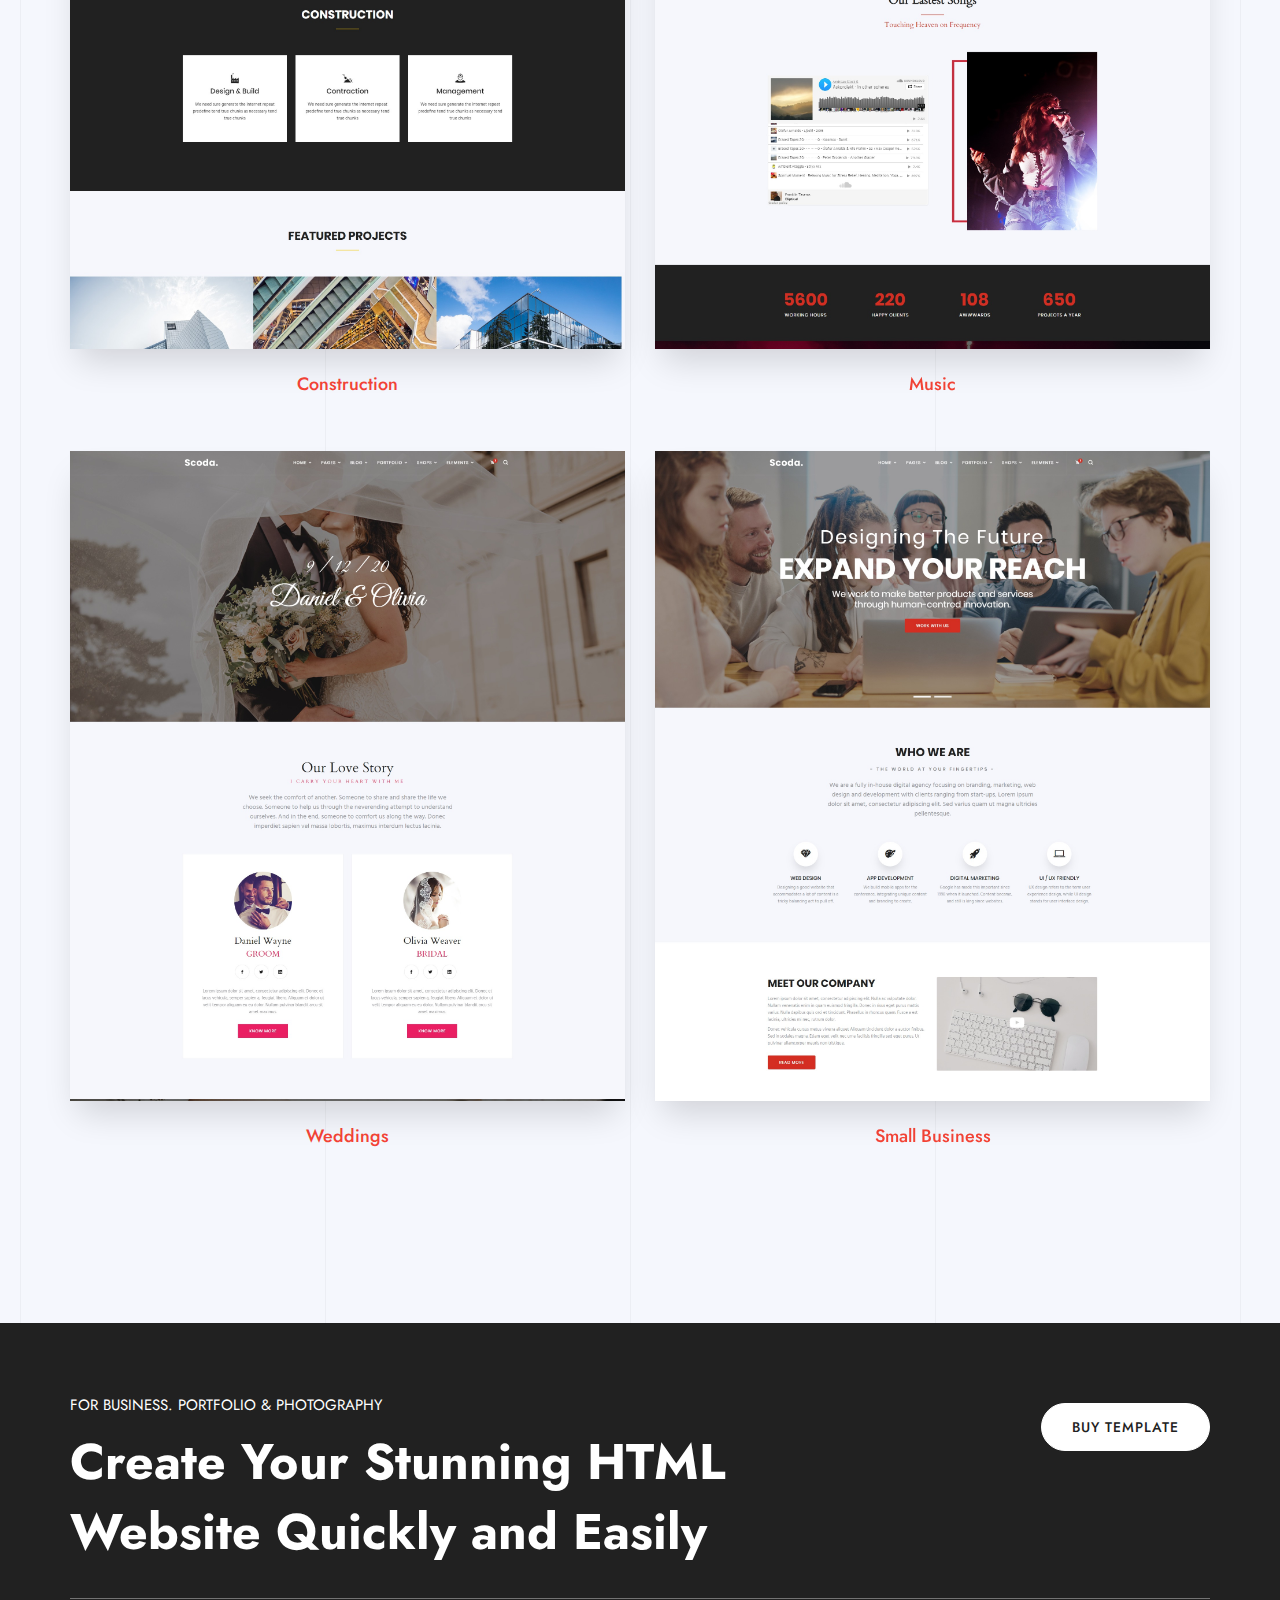
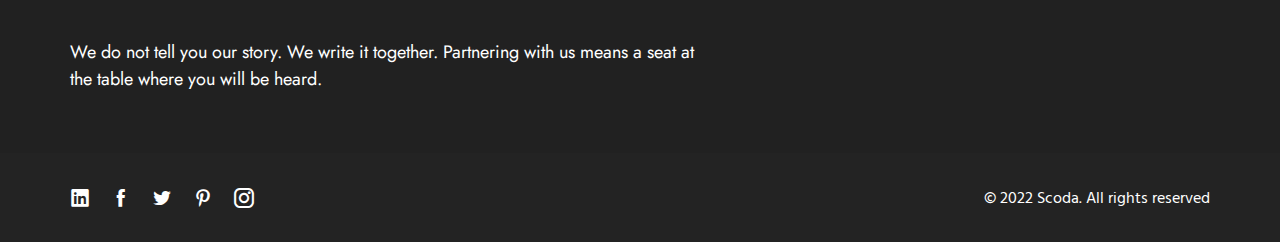
<file: demos.html>
<!DOCTYPE html>
<html lang="en">
<head>
<meta charset="utf-8">
<meta name="viewport" content="width=device-width, initial-scale=1">
<meta http-equiv="X-UA-Compatible" content="IE=edge">
<title>Scoda. - Multipurpose One Page HTML5 Template</title>
<link rel="shortcut icon" href="assets/images/favicon.ico">
<link rel="stylesheet" href="assets/css/master.css">
<link rel="stylesheet" href="assets/css/responsive.css">
</head>
<body>

<!--=== Loader Start ======-->
<div id="loader-overlay">
  <div class="loader-wrapper">
    <div class="scoda-pulse"></div>
  </div>
</div>
<!--=== Loader End ======-->

<!--=== Wrapper Start ======-->
<div class="wrapper" id="main">
  <!--=== Demos Start ======-->
  <section class="pt-0 pb-0">
    <div id="demo">
      <div class="parallax-img" style="background: url(assets/images/background/parallax-bg-19.jpg) center center / cover scroll no-repeat;"></div>
      <div class="hero-text-wrap gradient-overlay-bg">
        <div class="hero-text white-color">
          <div class="container text-center">
            <h1 class="white-color text-uppercase font-700">Scoda</h1>
            <h2>Multipurpose Creative Agency<br> HTML5 Template</h2>
            <h4 class="white-color text-uppercase mt-20">20+ Inpiration Page Demos | 75+ <span class="font-700">HTML Files</span> | 20+ Elements</h4>
            <p class="text-center mt-30"><a href="#" class="btn btn-outline-white btn-default">Purchase Now</a><a href="#" class="btn btn-dark btn-default">Start a Project</a></p>
          </div>
        </div>
      </div>
    </div>
  </section>
  <!--=== Demos End ======-->

  <!--=== Previews Start ======-->
  <section>
    <div class="container">
      <div class="dn-bg-lines">
        <div></div>
        <div></div>
        <div></div>
        <div></div>
        <div></div>
      </div>
      <div class="left_parallax">
        <div class="vertical-text">
          <h3 data-lax-preset="driftRight" data-lax-optimize=true class="lax chunkyText font-700 dark-color">15+ Elements</h3>
        </div>
      </div>
      <div class="right_parallax">
        <h3 data-lax-preset="driftLeft" data-lax-optimize=true class="lax chunkyText font-700 gradient-color">Demos.</h3>
      </div>
      <div class="row">
        <div class="col-sm-8 section-heading">
          <h2 class="font-700">Multipurpose Home Pages</h2>
        </div>
      </div>
      <div class="row mt-50 main-demos">
        <div class="col-md-6">
          <div class="product">
            <span class="new-badge">New</span>
            <div class="product-wrap"> <img src="assets/images/demos/23.jpg" class="img-responsive" alt="team-01">
              <div class="product-caption">
                <div class="product-description text-center">
                  <div class="product-description-wrap">
                    <div class="product-title"> <a href="digital-marketing.html" class="btn btn-color btn-default btn-animate" target="_blank"><span>Live Preview <i class="icofont icofont-layout"></i></span></a> </div>
                  </div>
                </div>
              </div>
            </div>
            <div class="product-detail text-center preview-box">
              <h4>Digital Marketing</h4>
            </div>
          </div>
        </div>
        <div class="col-md-6">
          <div class="product">
            <span class="new-badge">New</span>
            <div class="product-wrap"> <img src="assets/images/demos/22.jpg" class="img-responsive" alt="team-01">
              <div class="product-caption">
                <div class="product-description text-center">
                  <div class="product-description-wrap">
                    <div class="product-title"> <a href="design-studio.html" class="btn btn-color btn-default btn-animate" target="_blank"><span>Live Preview <i class="icofont icofont-layout"></i></span></a> </div>
                  </div>
                </div>
              </div>
            </div>
            <div class="product-detail text-center preview-box">
              <h4>Design Studio</h4>
            </div>
          </div>
        </div>
        <div class="col-md-6">
          <div class="product">
            <div class="product-wrap"> <img src="assets/images/demos/01.jpg" class="img-responsive" alt="team-01">
              <div class="product-caption">
                <div class="product-description text-center">
                  <div class="product-description-wrap">
                    <div class="product-title"> <a href="index.html" class="btn btn-color btn-default btn-animate" target="_blank"><span>Live Preview <i class="icofont icofont-layout"></i></span></a> </div>
                  </div>
                </div>
              </div>
            </div>
            <div class="product-detail text-center preview-box">
              <h4>Creative Agency</h4>
            </div>
          </div>
        </div>
        <div class="col-md-6">
          <div class="product">
            <div class="product-wrap"> <img src="assets/images/demos/03.jpg" class="img-responsive" alt="team-01">
              <div class="product-caption">
                <div class="product-description text-center">
                  <div class="product-description-wrap">
                    <div class="product-title"> <a href="corporate-business.html" class="btn btn-color btn-default btn-animate" target="_blank"><span>Live Preview <i class="icofont icofont-layout"></i></span></a> </div>
                  </div>
                </div>
              </div>
            </div>
            <div class="product-detail text-center preview-box">
              <h4>Corporate Business</h4>
            </div>
          </div>
        </div>
        <div class="col-md-6">
          <div class="product">
            <div class="product-wrap"> <img src="assets/images/demos/04.jpg" class="img-responsive" alt="team-01">
              <div class="product-caption">
                <div class="product-description text-center">
                  <div class="product-description-wrap">
                    <div class="product-title"> <a href="startup-business.html" class="btn btn-color btn-default btn-animate" target="_blank"><span>Live Preview <i class="icofont icofont-layout"></i></span></a> </div>
                  </div>
                </div>
              </div>
            </div>
            <div class="product-detail text-center preview-box">
              <h4>Startup Business</h4>
            </div>
          </div>
        </div>
        <div class="col-md-6">
          <div class="product">
            <div class="product-wrap"> <img src="assets/images/demos/05.jpg" class="img-responsive" alt="team-01">
              <div class="product-caption">
                <div class="product-description text-center">
                  <div class="product-description-wrap">
                    <div class="product-title"> <a href="minimal.html" class="btn btn-color btn-default btn-animate" target="_blank"><span>Live Preview <i class="icofont icofont-layout"></i></span></a> </div>
                  </div>
                </div>
              </div>
            </div>
            <div class="product-detail text-center preview-box">
              <h4>Mimimal Design</h4>
            </div>
          </div>
        </div>
        <div class="col-md-6">
          <div class="product">
            <div class="product-wrap"> <img src="assets/images/demos/06.jpg" class="img-responsive" alt="team-01">
              <div class="product-caption">
                <div class="product-description text-center">
                  <div class="product-description-wrap">
                    <div class="product-title"> <a href="creative-onepage.html" class="btn btn-color btn-default btn-animate" target="_blank"><span>Live Preview <i class="icofont icofont-layout"></i></span></a> </div>
                  </div>
                </div>
              </div>
            </div>
            <div class="product-detail text-center preview-box">
              <h4>Creative One Page</h4>
            </div>
          </div>
        </div>
        <div class="col-md-6">
          <div class="product">
            <div class="product-wrap"> <img src="assets/images/demos/07.jpg" class="img-responsive" alt="team-01">
              <div class="product-caption">
                <div class="product-description text-center">
                  <div class="product-description-wrap">
                    <div class="product-title"> <a href="creative-portfolio.html" class="btn btn-color btn-default btn-animate" target="_blank"><span>Live Preview <i class="icofont icofont-layout"></i></span></a> </div>
                  </div>
                </div>
              </div>
            </div>
            <div class="product-detail text-center preview-box">
              <h4>Creative Portfolio</h4>
            </div>
          </div>
        </div>
        <div class="col-md-6">
          <div class="product">
            <div class="product-wrap"> <img src="assets/images/demos/08.jpg" class="img-responsive" alt="team-01">
              <div class="product-caption">
                <div class="product-description text-center">
                  <div class="product-description-wrap">
                    <div class="product-title"> <a href="personal-resume.html" class="btn btn-color btn-default btn-animate" target="_blank"><span>Live Preview <i class="icofont icofont-layout"></i></span></a> </div>
                  </div>
                </div>
              </div>
            </div>
            <div class="product-detail text-center preview-box">
              <h4>Personal Resume</h4>
            </div>
          </div>
        </div>
        <div class="col-md-6">
          <div class="product">
            <div class="product-wrap"> <img src="assets/images/demos/09.jpg" class="img-responsive" alt="team-01">
              <div class="product-caption">
                <div class="product-description text-center">
                  <div class="product-description-wrap">
                    <div class="product-title"> <a href="seo-agency.html" class="btn btn-color btn-default btn-animate" target="_blank"><span>Live Preview <i class="icofont icofont-layout"></i></span></a> </div>
                  </div>
                </div>
              </div>
            </div>
            <div class="product-detail text-center preview-box">
              <h4>SEO Agency</h4>
            </div>
          </div>
        </div>
        <div class="col-md-6">
          <div class="product">
            <div class="product-wrap"> <img src="assets/images/demos/10.jpg" class="img-responsive" alt="team-01">
              <div class="product-caption">
                <div class="product-description text-center">
                  <div class="product-description-wrap">
                    <div class="product-title"> <a href="digital-agency.html" class="btn btn-color btn-default btn-animate" target="_blank"><span>Live Preview <i class="icofont icofont-layout"></i></span></a> </div>
                  </div>
                </div>
              </div>
            </div>
            <div class="product-detail text-center preview-box">
              <h4>Digital Agency</h4>
            </div>
          </div>
        </div>
        <div class="col-md-6">
          <div class="product">
            <div class="product-wrap"> <img src="assets/images/demos/11.jpg" class="img-responsive" alt="team-01">
              <div class="product-caption">
                <div class="product-description text-center">
                  <div class="product-description-wrap">
                    <div class="product-title"> <a href="architecture.html" class="btn btn-color btn-default btn-animate" target="_blank"><span>Live Preview <i class="icofont icofont-layout"></i></span></a> </div>
                  </div>
                </div>
              </div>
            </div>
            <div class="product-detail text-center preview-box">
              <h4>Architecture</h4>
            </div>
          </div>
        </div>
        <div class="col-md-6">
          <div class="product">
            <div class="product-wrap"> <img src="assets/images/demos/12.jpg" class="img-responsive" alt="team-01">
              <div class="product-caption">
                <div class="product-description text-center">
                  <div class="product-description-wrap">
                    <div class="product-title"> <a href="restaurant.html" class="btn btn-color btn-default btn-animate" target="_blank"><span>Live Preview <i class="icofont icofont-layout"></i></span></a> </div>
                  </div>
                </div>
              </div>
            </div>
            <div class="product-detail text-center preview-box">
              <h4>Restaurant</h4>
            </div>
          </div>
        </div>
        <div class="col-md-6">
          <div class="product">
            <div class="product-wrap"> <img src="assets/images/demos/13.jpg" class="img-responsive" alt="team-01">
              <div class="product-caption">
                <div class="product-description text-center">
                  <div class="product-description-wrap">
                    <div class="product-title"> <a href="online-shop.html" class="btn btn-color btn-default btn-animate" target="_blank"><span>Live Preview <i class="icofont icofont-layout"></i></span></a> </div>
                  </div>
                </div>
              </div>
            </div>
            <div class="product-detail text-center preview-box">
              <h4>Online Shop</h4>
            </div>
          </div>
        </div>
        <div class="col-md-6">
          <div class="product">
            <div class="product-wrap"> <img src="assets/images/demos/14.jpg" class="img-responsive" alt="team-01">
              <div class="product-caption">
                <div class="product-description text-center">
                  <div class="product-description-wrap">
                    <div class="product-title"> <a href="photography.html" class="btn btn-color btn-default btn-animate" target="_blank"><span>Live Preview <i class="icofont icofont-layout"></i></span></a> </div>
                  </div>
                </div>
              </div>
            </div>
            <div class="product-detail text-center preview-box">
              <h4>Photography</h4>
            </div>
          </div>
        </div>
        <div class="col-md-6">
          <div class="product">
            <div class="product-wrap"> <img src="assets/images/demos/15.jpg" class="img-responsive" alt="team-01">
              <div class="product-caption">
                <div class="product-description text-center">
                  <div class="product-description-wrap">
                    <div class="product-title"> <a href="gym-fitness.html" class="btn btn-color btn-default btn-animate" target="_blank"><span>Live Preview <i class="icofont icofont-layout"></i></span></a> </div>
                  </div>
                </div>
              </div>
            </div>
            <div class="product-detail text-center preview-box">
              <h4>Gym / Fitness</h4>
            </div>
          </div>
        </div>
        <div class="col-md-6">
          <div class="product">
            <div class="product-wrap"> <img src="assets/images/demos/16.jpg" class="img-responsive" alt="team-01">
              <div class="product-caption">
                <div class="product-description text-center">
                  <div class="product-description-wrap">
                    <div class="product-title"> <a href="app-style.html" class="btn btn-color btn-default btn-animate" target="_blank"><span>Live Preview <i class="icofont icofont-layout"></i></span></a> </div>
                  </div>
                </div>
              </div>
            </div>
            <div class="product-detail text-center preview-box">
              <h4>App Landing</h4>
            </div>
          </div>
        </div>
        <div class="col-md-6">
          <div class="product">
            <div class="product-wrap"> <img src="assets/images/demos/17.jpg" class="img-responsive" alt="team-01">
              <div class="product-caption">
                <div class="product-description text-center">
                  <div class="product-description-wrap">
                    <div class="product-title"> <a href="travel-agency.html" class="btn btn-color btn-default btn-animate" target="_blank"><span>Live Preview <i class="icofont icofont-layout"></i></span></a> </div>
                  </div>
                </div>
              </div>
            </div>
            <div class="product-detail text-center preview-box">
              <h4>Travel Agency</h4>
            </div>
          </div>
        </div>
        <div class="col-md-6">
          <div class="product">
            <div class="product-wrap"> <img src="assets/images/demos/18.jpg" class="img-responsive" alt="team-01">
              <div class="product-caption">
                <div class="product-description text-center">
                  <div class="product-description-wrap">
                    <div class="product-title"> <a href="construction.html" class="btn btn-color btn-default btn-animate" target="_blank"><span>Live Preview <i class="icofont icofont-layout"></i></span></a> </div>
                  </div>
                </div>
              </div>
            </div>
            <div class="product-detail text-center preview-box">
              <h4>Construction</h4>
            </div>
          </div>
        </div>
        <div class="col-md-6">
          <div class="product">
            <div class="product-wrap"> <img src="assets/images/demos/19.jpg" class="img-responsive" alt="team-01">
              <div class="product-caption">
                <div class="product-description text-center">
                  <div class="product-description-wrap">
                    <div class="product-title"> <a href="music.html" class="btn btn-color btn-default btn-animate" target="_blank"><span>Live Preview <i class="icofont icofont-layout"></i></span></a> </div>
                  </div>
                </div>
              </div>
            </div>
            <div class="product-detail text-center preview-box">
              <h4>Music</h4>
            </div>
          </div>
        </div>
        <div class="col-md-6">
          <div class="product">
            <div class="product-wrap"> <img src="assets/images/demos/20.jpg" class="img-responsive" alt="team-01">
              <div class="product-caption">
                <div class="product-description text-center">
                  <div class="product-description-wrap">
                    <div class="product-title"> <a href="weddings.html" class="btn btn-color btn-default btn-animate" target="_blank"><span>Live Preview <i class="icofont icofont-layout"></i></span></a> </div>
                  </div>
                </div>
              </div>
            </div>
            <div class="product-detail text-center preview-box">
              <h4>Weddings</h4>
            </div>
          </div>
        </div>
        <div class="col-md-6">
          <div class="product">
            <div class="product-wrap"> <img src="assets/images/demos/02.jpg" class="img-responsive" alt="team-01">
              <div class="product-caption">
                <div class="product-description text-center">
                  <div class="product-description-wrap">
                    <div class="product-title"> <a href="small-business.html" class="btn btn-color btn-default btn-animate" target="_blank"><span>Live Preview <i class="icofont icofont-layout"></i></span></a> </div>
                  </div>
                </div>
              </div>
            </div>
            <div class="product-detail text-center preview-box">
              <h4>Small Business</h4>
            </div>
          </div>
        </div>
      </div>
    </div>
  </section>
  <!--=== Previews End ======-->

  <!--=== Call to Action Start ======-->
  <section class="pt-50 pb-50 dark-bg cta-block">
    <div class="container">
      <div class="row">
        <div class="col-md-8">
          <div class="cta-heading-left">
            <p class="subtitle mt-20">For business. portfolio & photography</p>
            <h3>Create Your Stunning HTML Website Quickly and Easily</h3>
          </div>
        </div>
        <div class="col-md-1"></div>
        <div class="col-md-3">
          <div class="cta-heading-right">
            <p class="mt-30 pull-right"><a class="btn btn-circle btn-white" href="#." target="_blank">Buy Template</a></p>
          </div>
        </div>
      </div>
      <hr>
      <div class="row">
        <div class="col-md-12">
          <div class="cta-heading-right">
            <p class="mt-20 content-text">We do not tell you our story. We write it together. Partnering with us means a seat at<br> the table where you will be heard.</p>
          </div>
        </div>
      </div>
    </div>
  </section>
  <!--=== Call to Action Start ======-->

  <!--=== Footer Start ======-->
  <footer class="footer">
    <div class="footer-copyright">
      <div class="container">
        <div class="row">
          <div class="col-md-6 col-xs-12">
            <ul class="social-media">
              <li><a href="#" class="icofont icofont-linkedin"></a></li>
              <li><a href="#" class="icofont icofont-facebook"></a></li>
              <li><a href="#" class="icofont icofont-twitter"></a></li>
              <li><a href="#" class="icofont icofont-pinterest"></a></li>
              <li><a href="#" class="icofont icofont-instagram"></a></li>
            </ul>
          </div>
          <div class="col-md-6 col-xs-12">
            <div class="copy-right text-right">© 2022 Scoda. All rights reserved</div>
          </div>
        </div>
      </div>
    </div>
  </footer>
  <!--=== Footer End ======-->

</div>
<!--=== Wrapper End ======-->

<!--=== Javascript Plugins ======-->
<script src="assets/js/jquery.min.js"></script>
<script src="assets/js/validator.js"></script>
<script src="assets/js/plugins.js"></script>
<script src="assets/js/master.js"></script>
<script src="assets/js/bootsnav.js"></script>
<!--=== Javascript Plugins End ======-->

<!-- Global site tag (gtag.js) - Google Analytics -->
<script async src="https://www.googletagmanager.com/gtag/js?id=UA-122918011-1"></script>
<script>
  window.dataLayer = window.dataLayer || [];
  function gtag(){dataLayer.push(arguments);}
  gtag('js', new Date());

  gtag('config', 'UA-122918011-1');
</script>

<script>
  window.onload = function() {
    document.getElementById("main").classList.add("loaded")

    lax.setup()

    const update = () => {
      lax.update(window.scrollY)
      window.requestAnimationFrame(update)
    }

    window.requestAnimationFrame(update)

    let w = window.innerWidth
    window.addEventListener("resize", function() {
      if(w !== window.innerWidth) {
        lax.updateElements()
      }
    });
  }
</script>

</body>
</html>
</file>
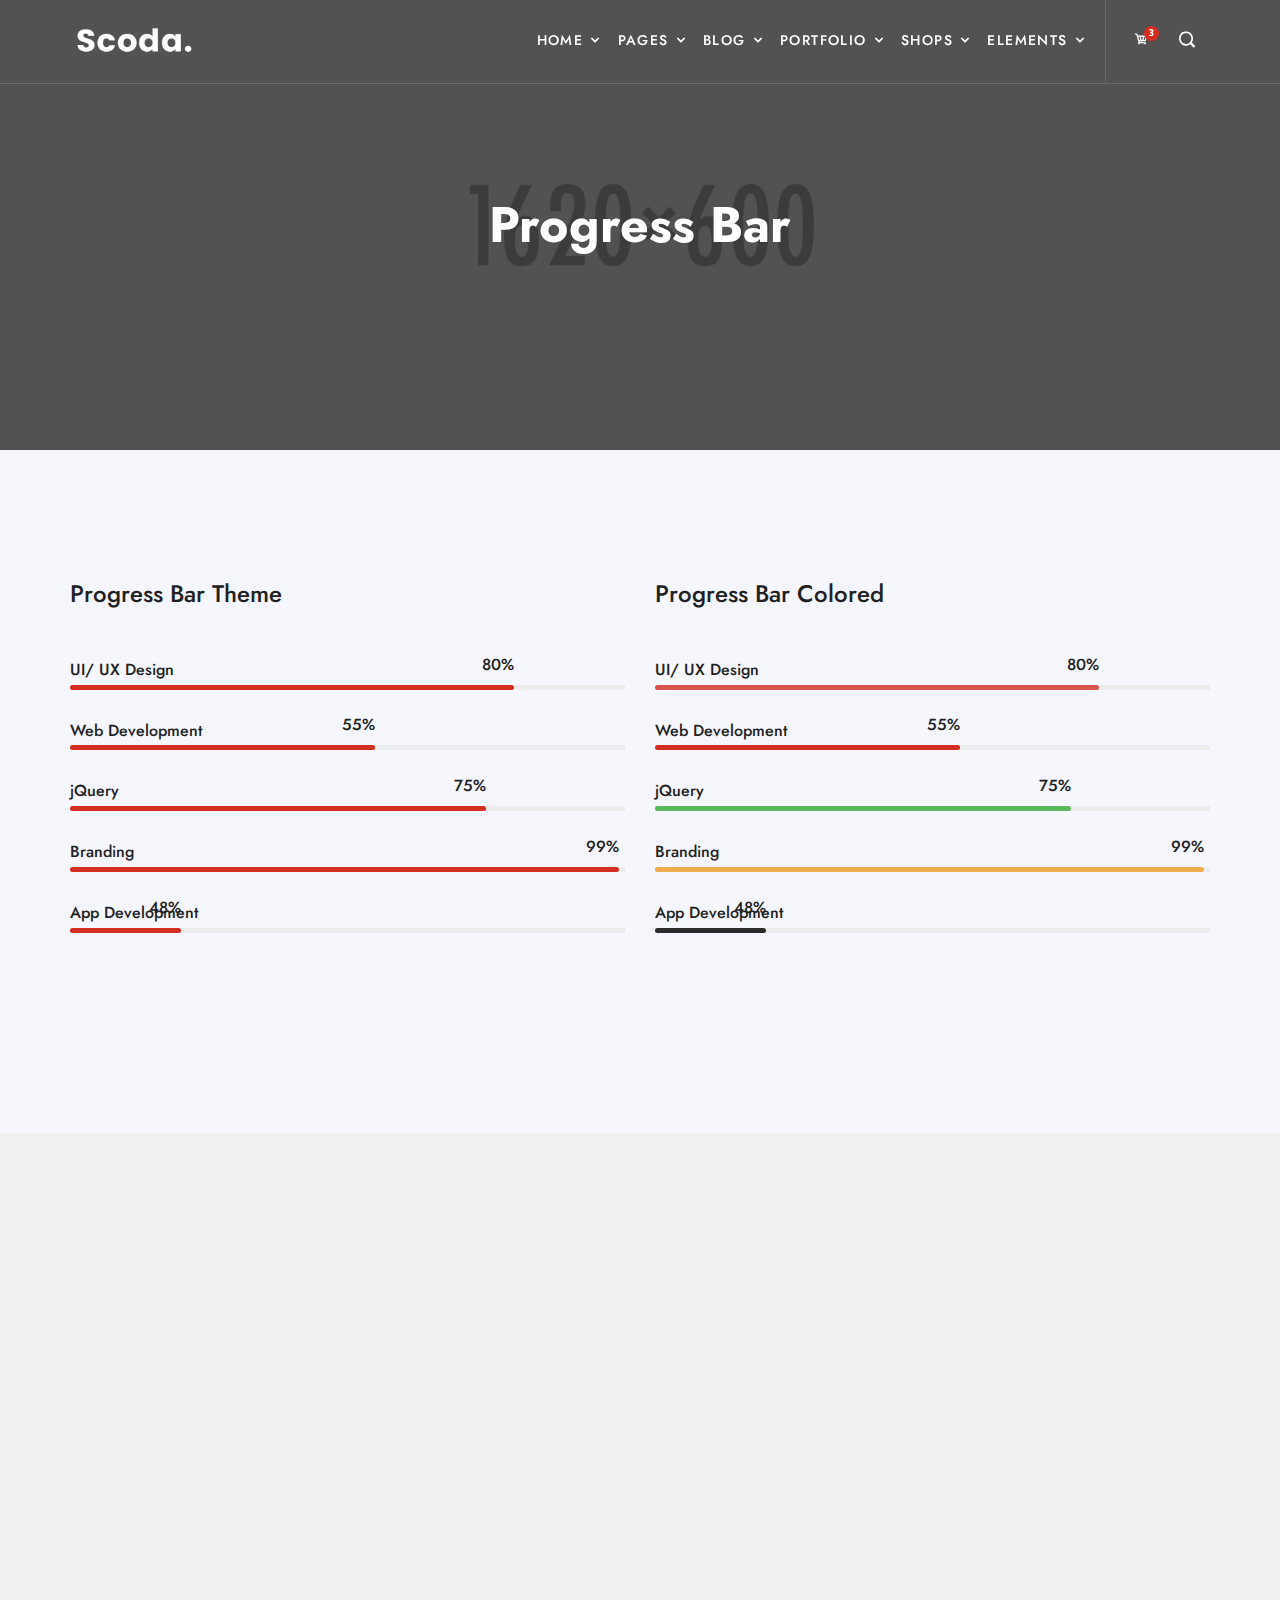
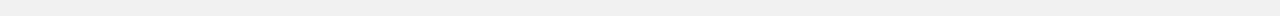
<file: progress-bar.html>
<!DOCTYPE html>
<html lang="en">
<head>
<meta charset="utf-8">
<meta name="viewport" content="width=device-width, initial-scale=1">
<meta http-equiv="X-UA-Compatible" content="IE=edge">
<title>Scoda. - Multipurpose One Page HTML5 Template</title>
<link rel="shortcut icon" href="assets/images/favicon.ico">
<link rel="stylesheet" href="assets/css/master.css">
<link rel="stylesheet" href="assets/css/responsive.css">
</head>
<body>

<!--=== Loader Start ======-->
<div id="loader-overlay">
  <div class="loader-wrapper">
    <div class="scoda-pulse"></div>
  </div>
</div>
<!--=== Loader End ======-->

<!--=== Wrapper Start ======-->
<div class="wrapper">

  <!--=== Header Start ======-->
  <nav class="navbar navbar-default navbar-fixed navbar-transparent white bootsnav on no-full">
    <!--=== Start Top Search ===-->
    <div class="fullscreen-search-overlay" id="search-overlay"> <a href="#" class="fullscreen-close" id="fullscreen-close-button"><i class="icofont icofont-close"></i></a>
      <div id="fullscreen-search-wrapper">
        <form method="get" id="fullscreen-searchform">
          <input type="text" value="" placeholder="Type and hit Enter..." id="fullscreen-search-input" class="search-bar-top">
          <i class="icofont icofont-search-1 fullscreen-search-icon">
          <input value="" type="submit">
          </i>
        </form>
      </div>
    </div>
    <!--=== End Top Search ===-->
    
    <div class="container">
      <!--=== Start Atribute Navigation ===-->
      <div class="attr-nav">
        <ul>
          <li class="dropdown"> <a href="#" class="dropdown-toggle" data-toggle="dropdown" > <i class="icofont icofont-cart"></i> <span class="badge">3</span> </a>
            <ul class="dropdown-menu cart-list">
              <li> <a href="#" class="photo"><img src="assets/images/thumb01.jpg" class="cart-thumb" alt="" /></a>
                <h6><a href="#">Delica omtantur </a></h6>
                <p>2x - <span class="price">$99.99</span></p>
              </li>
              <li> <a href="#" class="photo"><img src="assets/images/thumb02.jpg" class="cart-thumb" alt="" /></a>
                <h6><a href="#">Omnes ocurreret</a></h6>
                <p>1x - <span class="price">$33.33</span></p>
              </li>
              <li> <a href="#" class="photo"><img src="assets/images/thumb03.jpg" class="cart-thumb" alt="" /></a>
                <h6><a href="#">Agam facilisis</a></h6>
                <p>2x - <span class="price">$99.99</span></p>
              </li>
              <li class="total"> <span class="pull-right"><strong>Total</strong>: $0.00</span> <a href="#" class="btn btn-default btn-cart">Cart</a> </li>
            </ul>
          </li>
          <li class="search"><a href="#" id="search-button"><i class="icofont icofont-search-1"></i></a></li>
        </ul>
      </div>
      <!--=== End Atribute Navigation ===-->
      
      <!--=== Start Header Navigation ===-->
      <div class="navbar-header">
        <button type="button" class="navbar-toggle" data-toggle="collapse" data-target="#navbar-menu"> <i class="icofont icofont-navigation-menu"></i> </button>
        <div class="logo"> <a href="index.html"> <img class="logo logo-display" src="assets/images/logo-white.png" alt=""> <img class="logo logo-scrolled" src="assets/images/logo-black.png" alt=""> </a> </div>
      </div>
      <!--=== End Header Navigation ===-->
      
      <!--=== Collect the nav links, forms, and other content for toggling ===-->
      <div class="collapse navbar-collapse" id="navbar-menu">
        <ul class="nav navbar-nav" data-in="fadeIn" data-out="fadeOut">
          <li class="dropdown megamenu-fw"> <a href="index.html" class="dropdown-toggle" data-toggle="dropdown">Home</a>
            <ul class="dropdown-menu megamenu-content" role="menu">
              <li>
                <div class="row">
                  <div class="col-menu col-md-3">
                    <h6 class="title">Home Layouts</h6>
                    <div class="content">
                      <ul class="menu-col">
                        <li><a href="index.html">Creative Agency</a></li>
<li><a href="design-studio.html">Design Studio</a></li>
<li><a href="digital-marketing.html">Digital Marketing</a></li>
                        <li><a href="small-business.html">Small Business</a></li>
                        <li><a href="corporate-business.html">Corporate Business</a></li>
                        <li><a href="startup-business.html">Startup Business</a></li>
                        <li><a href="minimal.html">Minimal Design</a></li>
                      </ul>
                    </div>
                  </div>
                  <!--=== end col-3 ===-->
                  <div class="col-menu col-md-3">
                    <h6 class="title">Home Layouts</h6>
                    <div class="content">
                      <ul class="menu-col">
                        <li><a href="creative-onepage.html">Creative One page</a></li>
                        <li><a href="creative-portfolio.html">Creative Portfolio</a></li>
                        <li><a href="personal-resume.html">Personal Resume</a></li>
                        <li><a href="seo-agency.html">SEO Agency</a></li>
                        <li><a href="digital-agency.html">Digital Agency</a></li>
                      </ul>
                    </div>
                  </div>
                  <!--=== end col-3 ===-->
                  <div class="col-menu col-md-3">
                    <h6 class="title">Home Layouts</h6>
                    <div class="content">
                      <ul class="menu-col">
                        <li><a href="architecture.html">Architecture</a></li>
                        <li><a href="restaurant.html">Restaurant</a></li>
                        <li><a href="online-shop.html">Online Shop</a></li>
                        <li><a href="photography.html">Photography</a></li>
                        <li><a href="gym-fitness.html">Gym / Fitness</a></li>
                      </ul>
                    </div>
                  </div>
                  <div class="col-menu col-md-3">
                    <h6 class="title">Home Layouts</h6>
                    <div class="content">
                      <ul class="menu-col">
                        <li><a href="app-style.html">App Style</a></li>
                        <li><a href="travel-agency.html">Travel Agency</a></li>
                        <li><a href="construction.html">Construction</a></li>
                        <li><a href="music.html">Music</a></li>
                        <li><a href="weddings.html">Weddings</a></li>
                      </ul>
                    </div>
                  </div>
                  <!--=== end col-3 ===-->
                </div>
                <!--=== end row ===-->
              </li>
            </ul>
          </li>
          <li class="dropdown"> <a href="#" class="dropdown-toggle" data-toggle="dropdown">Pages</a>
            <ul class="dropdown-menu">
              <li class="dropdown"> <a href="#" class="dropdown-toggle" data-toggle="dropdown">About</a>
                <ul class="dropdown-menu">
                  <li><a href="about-us.html">About Us</a></li>
                  <li><a href="about-creative.html">About - Creative</a></li>
                </ul>
              </li>
              <li class="dropdown"><a href="#" class="dropdown-toggle" data-toggle="dropdown">Services</a>
                <ul class="dropdown-menu">
                  <li><a href="service-simple.html">Service Simple</a></li>
                  <li><a href="service-creative.html">Service Creative</a></li>
                </ul>
              </li>
              <li class="dropdown"> <a href="#" class="dropdown-toggle" data-toggle="dropdown">Contact</a>
                <ul class="dropdown-menu">
                  <li><a href="contact-simple.html">Contact Simple</a></li>
                  <li><a href="contact-creative.html">Contact Creative</a></li>
                </ul>
              </li>
              <li><a href="404-page.html">404 Page</a></li>
              <li><a href="coming-soon.html">Coming Soon</a></li>
              <li><a href="faqs.html">FAQs</a></li>
              <li><a href="term-condition.html">Terms &amp; Conditions</a></li>
              <li><a href="privacy.html">Privacy Policy</a></li>
              <li><a href="career.html">Careers</a></li>
              <li><a href="login.html">Login</a></li>
            </ul>
          </li>
          <li class="dropdown"> <a href="#" class="dropdown-toggle" data-toggle="dropdown">Blog</a>
            <ul class="dropdown-menu">
              <li><a href="blog-standard.html">Blog Standard</a></li>
              <li><a href="blog-grid.html">Blog Grid</a></li>
              <li><a href="blog-sidebar.html">Blog Sidebar</a></li>
              <li><a href="blog-masonry.html">Blog Masonry</a></li>
              <li><a href="blog-carousel.html">Blog Carousel</a></li>
              <li><a href="blog-sidebar-right.html">Blog Sidebar Right</a></li>
              <li><a href="blog-sidebar-left.html">Blog Sidebar Left</a></li>
            </ul>
          </li>
          <li class="dropdown"><a href="#" class="dropdown-toggle" data-toggle="dropdown">Portfolio</a>
            <ul class="dropdown-menu">
              <li class="dropdown"> <a href="#" class="dropdown-toggle" data-toggle="dropdown">Boxed</a>
                <ul class="dropdown-menu">
                  <li><a href="box-2-columns.html">2 Columns</a></li>
                  <li><a href="box-3-columns.html">3 Columns</a></li>
                  <li><a href="box-4-columns.html">4 Columns</a></li>
                </ul>
              </li>
              <li class="dropdown"> <a href="#" class="dropdown-toggle" data-toggle="dropdown">Boxed - Space</a>
                <ul class="dropdown-menu">
                  <li><a href="box-space-2-columns.html">2 Columns</a></li>
                  <li><a href="box-space-3-columns.html">3 Columns</a></li>
                  <li><a href="box-space-4-columns.html">4 Columns</a></li>
                </ul>
              </li>
              <li class="dropdown"><a href="#" class="dropdown-toggle" data-toggle="dropdown">Wide</a>
                <ul class="dropdown-menu">
                  <li><a href="wide-2-columns.html">2 Columns</a></li>
                  <li><a href="wide-3-columns.html">3 Columns</a></li>
                  <li><a href="wide-4-columns.html">4 Columns</a></li>
                </ul>
              </li>
              <li class="dropdown"> <a href="#" class="dropdown-toggle" data-toggle="dropdown">Wide - Space</a>
                <ul class="dropdown-menu">
                  <li><a href="wide-space-2-columns.html">2 Columns</a></li>
                  <li><a href="wide-space-3-columns.html">3 Columns</a></li>
                  <li><a href="wide-space-4-columns.html">4 Columns</a></li>
                </ul>
              </li>
              <li><a href="single-portfolio.html">Single Portfolio</a></li>
            </ul>
          </li>
          <li class="dropdown"> <a href="#" class="dropdown-toggle" data-toggle="dropdown">Shops</a>
            <ul class="dropdown-menu">
              <li><a href="shop-fullwidth.html">Shop Fullwidth</a></li>
              <li><a href="shop-standard.html">Shop Standard</a></li>
              <li><a href="shop-boxed.html">Shop Boxed</a></li>
              <li><a href="shop-masonry.html">Shop Masonry</a></li>
              <li><a href="shop-product.html">Single Product</a></li>
              <li><a href="shop-cart.html">Shop Cart</a></li>
              <li><a href="shop-checkout.html">Shop Checkout</a></li>
            </ul>
          </li>
          <li class="dropdown megamenu-fw"> <a href="#" class="dropdown-toggle" data-toggle="dropdown">Elements</a>
            <ul class="dropdown-menu megamenu-content" role="menu">
              <li>
                <div class="row">
                  <div class="col-menu col-md-4">
                    <h6 class="title">Elements</h6>
                    <div class="content">
                      <ul class="menu-col">
                        <li><a href="buttons.html">Buttons</a></li>
                        <li><a href="typography.html">Typography</a></li>
                        <li><a href="alerts.html">Alerts</a></li>
                        <li><a href="pricing-tables.html">Pricing Tables</a></li>
                        <li><a href="call-to-action.html">Call to Actions</a></li>
                        <li><a href="parallax-section.html">Parallax Sections</a></li>
                      </ul>
                    </div>
                  </div>
                  <!--=== end col-4 ===-->
                  <div class="col-menu col-md-4">
                    <h6 class="title">Elements</h6>
                    <div class="content">
                      <ul class="menu-col">
                        <li><a href="tabs.html">Tabs</a></li>
                        <li><a href="accordions.html">Accordions</a></li>
                        <li><a href="sliders.html">Sliders</a></li>
                        <li><a href="progress-bar.html">Progress Bars</a></li>
                        <li><a href="contact-form.html">Contact Forms</a></li>
                        <li><a href="google-maps.html">Google Maps</a></li>
                      </ul>
                    </div>
                  </div>
                  <!--=== end col-4 ===-->
                  <div class="col-menu col-md-4">
                    <h6 class="title">Elements</h6>
                    <div class="content">
                      <ul class="menu-col">
                        <li><a href="progress-bar-ring.html">Progress Bar Ring</a></li>
                        <li><a href="theme-icons.html">Theme Icons</a></li>
                        <li><a href="boxed-icons.html">Boxed Icons</a></li>
                        <li><a href="grid-columns.html">Grid Columns</a></li>
                        <li><a href="team-member.html">Team Members</a></li>
                        <li><a href="countdowns.html">Countdowns</a></li>
                      </ul>
                    </div>
                  </div>
                </div>
                <!--=== end row ===-->
              </li>
            </ul>
          </li>
        </ul>
      </div>
      <!--=== /.navbar-collapse ===-->
    </div>
  </nav>
  <!--=== Header End ======-->
  
  <!--=== page-title-section start ===-->
  <section class="title-hero-bg widget-cover-bg" data-stellar-background-ratio="0.2">
    <div class="container">
      <div class="page-title text-center">
        <h1>Progress Bar</h1>
      </div>
    </div>
  </section>
  <!--=== page-title-section end ===-->
  
  <!--=== Progress Start ======-->
  <section>
    <div class="container">
      <div class="row">
        <div class="col-md-6 mb-50">
          <h3 class="mb-50">Progress Bar Theme</h3>
          <div class="progress-bar-title">UI/ UX Design</div>
          <div class="progress">
            <div class="progress-bar" data-width="80"> <span>80%</span> </div>
          </div>
          <div class="progress-bar-title">Web Development</div>
          <div class="progress">
            <div class="progress-bar" data-width="55"> <span>55%</span> </div>
          </div>
          <div class="progress-bar-title">jQuery</div>
          <div class="progress">
            <div class="progress-bar" data-width="75"> <span>75%</span> </div>
          </div>
          <div class="progress-bar-title">Branding</div>
          <div class="progress">
            <div class="progress-bar" data-width="99"> <span>99%</span> </div>
          </div>
          <div class="progress-bar-title">App Development</div>
          <div class="progress">
            <div class="progress-bar" data-width="48"> <span>48%</span> </div>
          </div>
        </div>
        <div class="col-md-6">
          <h3 class="mb-50">Progress Bar Colored</h3>
          <div class="progress-bar-title">UI/ UX Design</div>
          <div class="progress">
            <div class="progress-bar" data-width="80" style="background:#d9534f;"> <span>80%</span> </div>
          </div>
          <div class="progress-bar-title">Web Development</div>
          <div class="progress">
            <div class="progress-bar" data-width="55"> <span>55%</span> </div>
          </div>
          <div class="progress-bar-title">jQuery</div>
          <div class="progress">
            <div class="progress-bar" data-width="75" style="background:#5cb85c;"> <span>75%</span> </div>
          </div>
          <div class="progress-bar-title">Branding</div>
          <div class="progress">
            <div class="progress-bar" data-width="99" style="background:#f0ad4e;"> <span>99%</span> </div>
          </div>
          <div class="progress-bar-title">App Development</div>
          <div class="progress">
            <div class="progress-bar" data-width="48" style="background:#2d2d2d;"> <span>48%</span> </div>
          </div>
        </div>
      </div>
    </div>
  </section>
  <!--=== Progress End ======-->
  
  <!--=== Footer Start ======-->
  <footer class="footer" id="footer-fixed">
    <div class="footer-main">
      <div class="container">
        <div class="row">
          <div class="col-sm-6 col-md-4">
            <div class="widget widget-text">
              <div class="logo logo-footer"><a href="index.html"> <img class="logo logo-display" src="assets/images/logo-footer.png" alt=""></a> </div>
              <p>We are a fully in-house digital agency focusing on branding, marketing, web design and development with clients ranging from start-ups, Lorem ipsum dolor sit amet, consectetur adipiscing elit. Sed varius quam ut magna ultricies pellentesque.</p>
            </div>
          </div>
          <div class="col-sm-6 col-md-2">
            <div class="widget widget-links">
              <h5 class="widget-title">Work With Us</h5>
              <ul>
                <li><a href="#">Themeforest</a></li>
                <li><a href="#">Audio Jungle</a></li>
                <li><a href="#">Code Canyon</a></li>
                <li><a href="#">Video Hive</a></li>
                <li><a href="#">Envato Market</a></li>
              </ul>
            </div>
          </div>
          <div class="col-sm-6 col-md-2">
            <div class="widget widget-links">
              <h5 class="widget-title">Useful Links</h5>
              <ul>
                <li><a href="about-us.html">About Us</a></li>
                <li><a href="contact-simple.html">Contact Us</a></li>
                <li><a href="service-simple.html">Our Services</a></li>
                <li><a href="term-condition.html">Terms &amp; Conditions</a></li>
                <li><a href="career.html">Careers</a></li>
              </ul>
            </div>
          </div>
          <div class="col-sm-6 col-md-4">
            <div class="widget widget-text widget-links">
              <h5 class="widget-title">Contact Us</h5>
              <ul>
                <li> <i class="icofont icofont-google-map"></i> <a href="#">Park Lane Llandrindod Wells, LD7 9QW</a> </li>
                <li> <i class="icofont icofont-iphone"></i> <a href="#">+44 1632 960290</a> </li>
                <li> <i class="icofont icofont-mail"></i> <a href="#">helloscoda@gmail.com</a> </li>
                <li> <i class="icofont icofont-globe"></i> <a href="#">www.envato.com</a> </li>
              </ul>
            </div>
          </div>
        </div>
      </div>
    </div>
    <div class="footer-copyright">
      <div class="container">
        <div class="row">
          <div class="col-md-6 col-xs-12">
            <ul class="social-media">
              <li><a href="#" class="icofont icofont-linkedin"></a></li>
              <li><a href="#" class="icofont icofont-facebook"></a></li>
              <li><a href="#" class="icofont icofont-twitter"></a></li>
              <li><a href="#" class="icofont icofont-pinterest"></a></li>
              <li><a href="#" class="icofont icofont-instagram"></a></li>
            </ul>
          </div>
          <div class="col-md-6 col-xs-12">
            <div class="copy-right text-right">© 2022 Scoda. All rights reserved</div>
          </div>
        </div>
      </div>
    </div>
  </footer>
  <!--=== Footer End ======-->
  
  <!--=== GO TO TOP  ===-->
  <a href="#" id="back-to-top" title="Back to top">&uarr;</a>
  <!--=== GO TO TOP End ===-->
  
</div>
<!--=== Wrapper End ======-->

<!--=== Javascript Plugins ======-->
<script src="assets/js/jquery.min.js"></script>
<script src="assets/js/validator.js"></script>
<script src="assets/js/plugins.js"></script>
<script src="assets/js/master.js"></script>
<script src="assets/js/bootsnav.js"></script>
<!--=== Javascript Plugins End ======-->

</body>
</html>
</file>
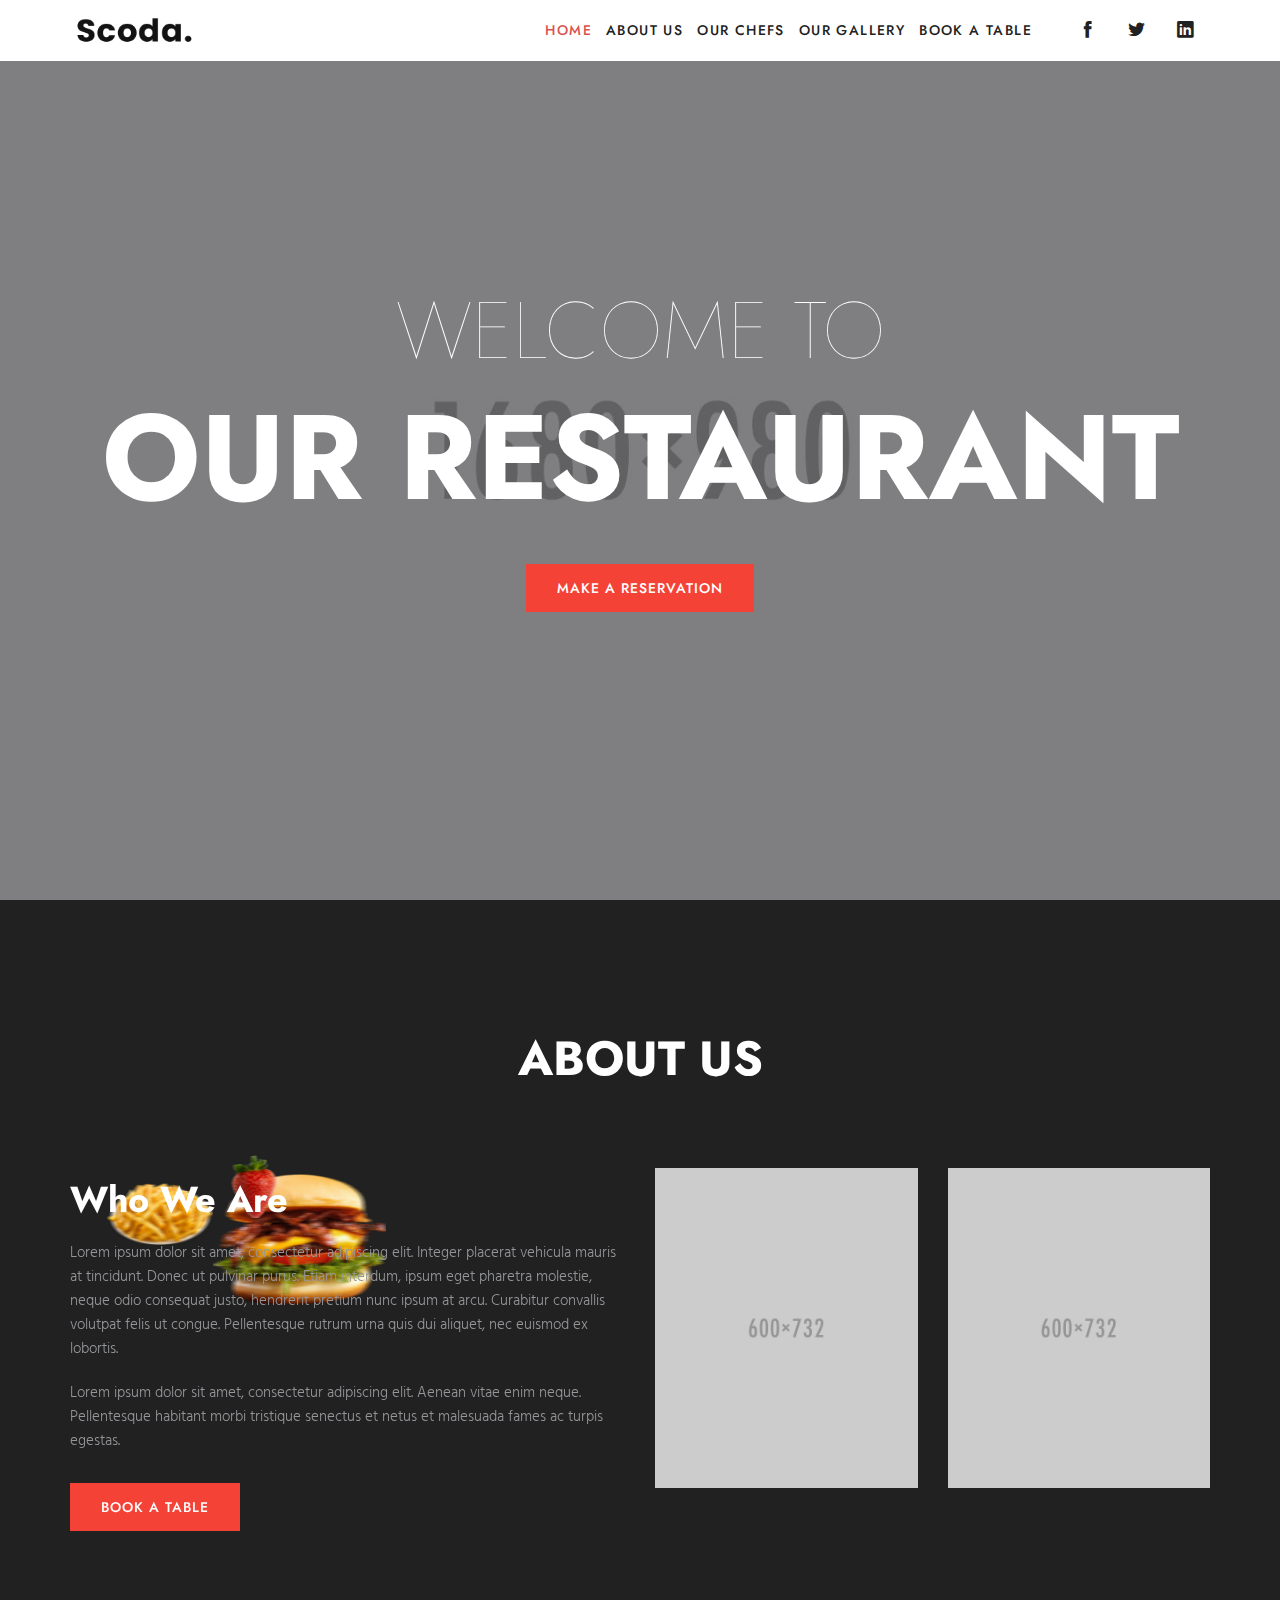
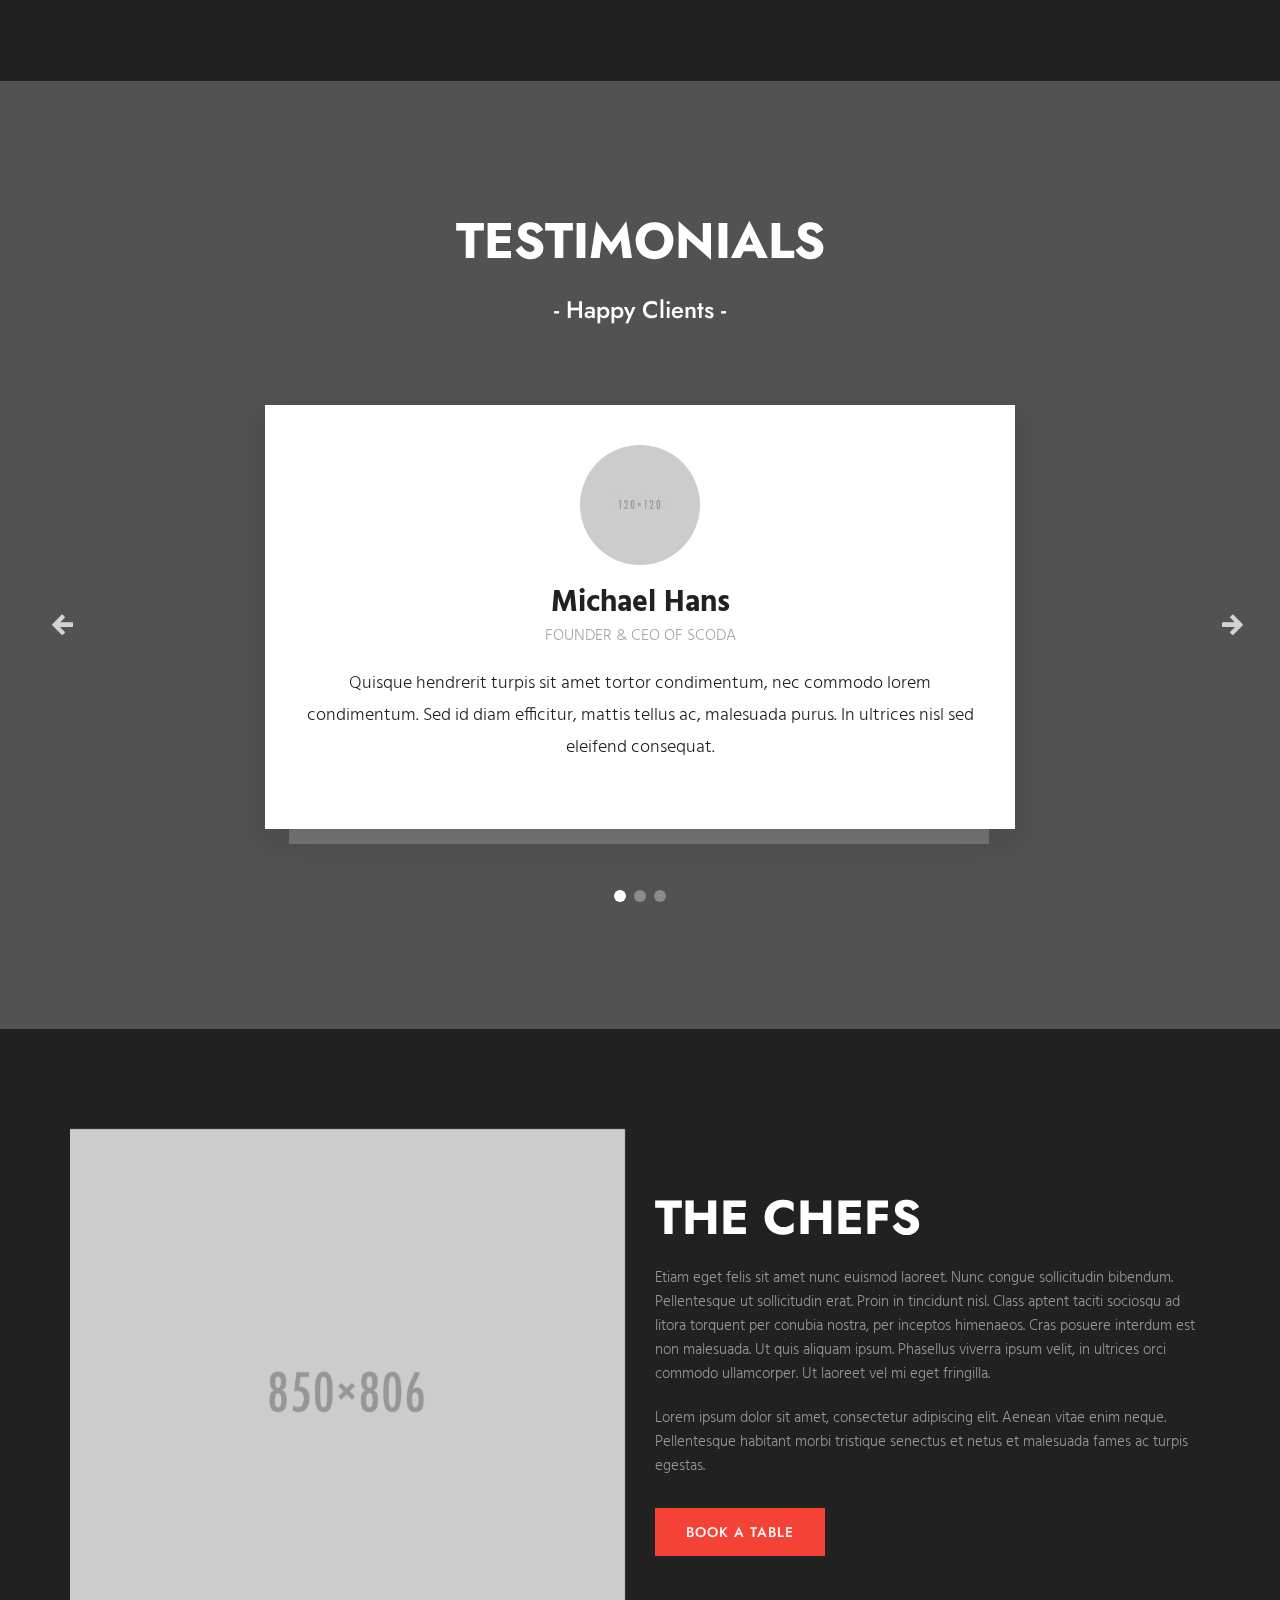
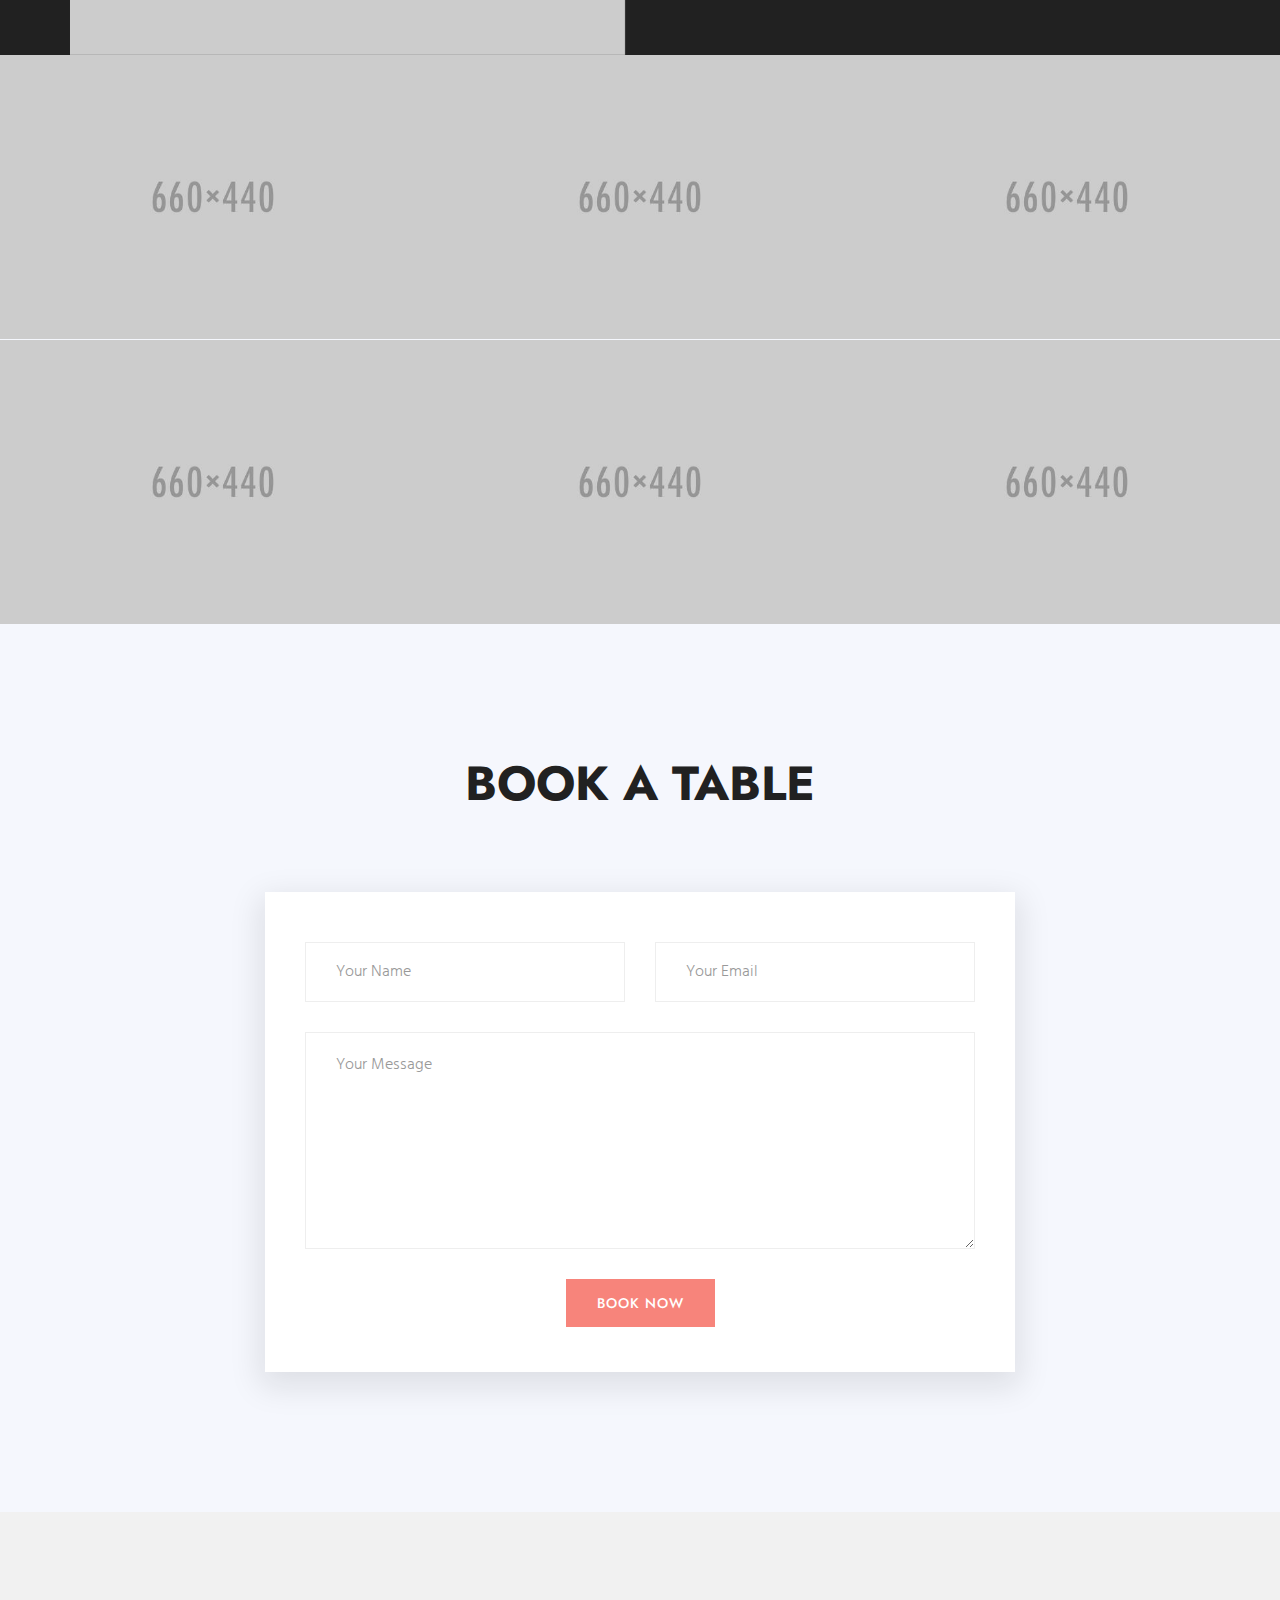
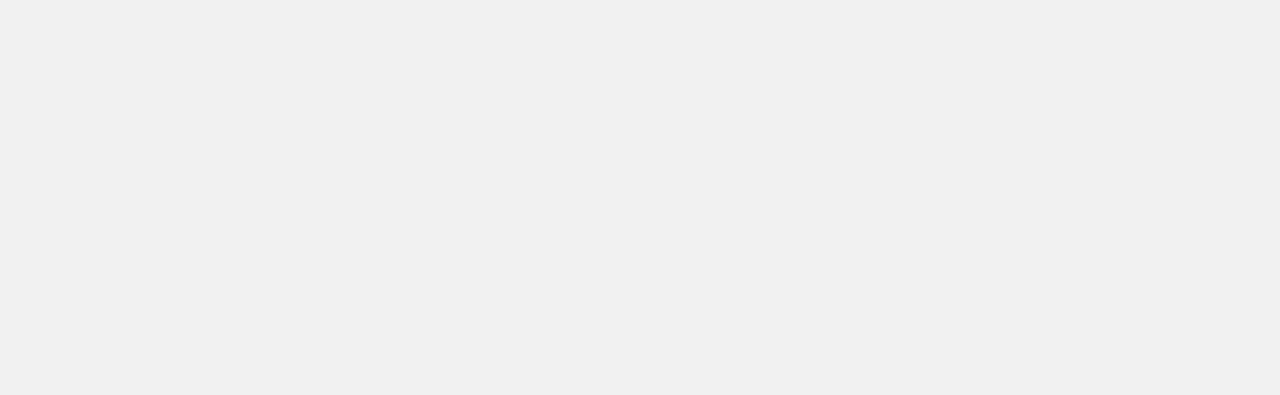
<file: restaurant.html>
<!DOCTYPE html>
<html lang="en">
<head>
<meta charset="utf-8">
<meta name="viewport" content="width=device-width, initial-scale=1">
<meta http-equiv="X-UA-Compatible" content="IE=edge">
<title>Scoda. - Multipurpose One Page HTML5 Template</title>
<link rel="shortcut icon" href="assets/images/favicon.ico">
<link rel="stylesheet" href="assets/css/master.css">
<link rel="stylesheet" href="assets/css/responsive.css">
</head>
<body>

<!--=== Loader Start ======-->
<div id="loader-overlay">
  <div class="loader-wrapper">
    <div class="scoda-pulse"></div>
  </div>
</div>
<!--=== Loader End ======-->

<!--=== Wrapper Start ======-->
<div class="wrapper" id="main">
  <!--=== Header Start ======-->
  <nav class="navbar-scrollspy navbar navbar-default navbar-fixed white bootsnav on no-full" data-minus-value-desktop="70" data-minus-value-mobile="55" data-speed="1000">
    <!--=== Start Top Search ===-->
    <div class="fullscreen-search-overlay" id="search-overlay"> <a href="#" class="fullscreen-close" id="fullscreen-close-button"><i class="icofont icofont-close"></i></a>
      <div id="fullscreen-search-wrapper">
        <form method="get" id="fullscreen-searchform">
          <input type="text" value="" placeholder="Type and hit Enter..." id="fullscreen-search-input" class="search-bar-top">
          <i class="icofont icofont-search-1 fullscreen-search-icon">
          <input value="" type="submit">
          </i>
        </form>
      </div>
    </div>
    <!--=== End Top Search ===-->

    <div class="container">
      <!--=== Start Atribute Navigation ===-->
      <div class="attr-nav">
        <ul class="social-media-dark social-top">
          <li><a href="#" class="icofont icofont-facebook"></a></li>
          <li><a href="#" class="icofont icofont-twitter"></a></li>
          <li><a href="#" class="icofont icofont-linkedin"></a></li>
        </ul>
      </div>
      <!--=== End Atribute Navigation ===-->

      <!--=== Start Header Navigation ===-->
      <div class="navbar-header">
        <button type="button" class="navbar-toggle" data-toggle="collapse" data-target="#navbar-menu"> <i class="icofont icofont-navigation-menu"></i> </button>
        <div class="logo"> <a href="index.html"> <img class="logo logo-display" src="assets/images/logo-white.png" alt=""> <img class="logo logo-scrolled" src="assets/images/logo-black.png" alt=""> </a> </div>
      </div>
      <!--=== End Header Navigation ===-->

      <!--=== Collect the nav links, forms, and other content for toggling ===-->
      <div class="navbar-collapse collapse" id="navbar-menu" aria-expanded="false">
        <ul class="nav navbar-nav navbar-right nav-scrollspy-onepage red-nav" data-in="fadeInLeft">
          <li class="scroll active"><a href="#home">Home</a></li>
          <li class="scroll"><a href="#about">About Us</a></li>
          <li class="scroll"><a href="#chefs">Our Chefs</a></li>
          <li class="scroll"><a href="#gallery">Our gallery</a></li>
          <li class="scroll"><a href="#bookAtable">Book a Table</a></li>
        </ul>
      </div>
      <!--=== /.navbar-collapse ===-->
    </div>
  </nav>
  <!--=== Header End ======-->

  <!--=== Parallax Start ======-->
  <section class="pt-0 pb-0" id="home">
    <div class="slider-bg flexslider">
      <ul class="slides">
        <!--=== SLIDE 1 ===-->
        <li>
          <div class="slide-img" style="background:url(assets/images/background/parallax-bg-8.jpg) center center / cover scroll no-repeat;"></div>
          <div class="hero-text-wrap restaurant-content">
            <div class="hero-text white-color text-center">
              <div class="container">
                <h2 class="white-color">Welcome to</h2>
                <h1 class="white-color">Our Restaurant</h1>
                <p class="text-center mt-30"><a class="btn btn-red btn-square">Make a Reservation</a></p>
              </div>
            </div>
          </div>
        </li>
      </ul>
    </div>
  </section>
  <!--=== Parallax End ======-->

  <!--=== About Us Start ======-->
  <section class="main-section dark-bg" id="about">
    <div class="left_parallax">
      <div class="lax parallax_img left_one"
        style="background:url(assets/images/food-img-5.png) no-repeat;background-size:80pt 80pt;"
        data-lax-preset="lazy-250"
      ></div>

      <div class="lax parallax_img left_three"
        style="background:url(assets/images/food-img-3.png) no-repeat;background-size:130pt 130pt; margin-left: 80pt"
        data-lax-preset="lazy-100"
      ></div>

      <div class="lax parallax_img left_two"
        style="background:url(assets/images/food-img-4.png) no-repeat;background-size:50pt 50pt;margin-left:85pt"
        data-lax-preset="lazy-300"
      ></div>
    </div>
    <div class="right_parallax">
      <h3 data-lax-preset="driftLeft" data-lax-optimize=true class="lax chunkyText font-700 red-color">Eat fast</h3>
    </div>
    <div class="container">
      <div class="row">
        <div class="col-sm-8 section-heading">
          <h1 class="upper-case font-700 white-color">About Us</h1>
        </div>
      </div>
      <div class="row mt-50">
        <div class="col-md-6 text-left mb-20">
          <h2 class="font-700 white-color">Who We Are</h2>
          <p class="mt-20">Lorem ipsum dolor sit amet, consectetur adipiscing elit. Integer placerat vehicula mauris at tincidunt. Donec ut pulvinar purus. Etiam interdum, ipsum eget pharetra molestie, neque odio consequat justo, hendrerit pretium nunc ipsum at arcu. Curabitur convallis volutpat felis ut congue. Pellentesque rutrum urna quis dui aliquet, nec euismod ex lobortis.</p>
          <p class="mt-20">Lorem ipsum dolor sit amet, consectetur adipiscing elit. Aenean vitae enim neque. Pellentesque habitant morbi tristique senectus et netus et malesuada fames ac turpis egestas.</p>
          <p class="mt-30"><a href="#" class="btn btn-red btn-square">BOOK A TABLE</a></p>
        </div>
        <div class="col-md-6">
          <div class="row">
            <div class="col-md-6 mb-20 col-sm-6"> <img class="img-responsive" src="assets/images/food-img-01.jpg" alt="food-img"/> </div>
            <div class="col-md-6 col-sm-6"> <img class="img-responsive" src="assets/images/food-img-02.jpg" alt="food-img"/> </div>
          </div>
        </div>
      </div>
    </div>
  </section>
  <!--=== About Us End ======-->

  <!--=== Testimonails Start ======-->
  <section class="parallax-bg-9">
    <div class="parallax-overlay"></div>
    <div class="container">
      <div class="row">
        <div class="col-sm-8 section-heading white-color">
          <h2 class="text-uppercase">Testimonials</h2>
          <h3>- Happy Clients -</h3>
        </div>
      </div>
      <div class="row">
        <div class="col-md-12">
          <div class="slick testimonial white-testi">
            <!--=== Slide ===-->
            <div class="testimonial-item">
              <div class="testimonial-content"> <img class="img-responsive img-circle" src="assets/images/team/avatar-1.jpg" alt="avatar-1"/>
                <h5>Michael Hans</h5>
                <p>Founder &amp; CEO of Scoda </p>
                <h4>Quisque hendrerit turpis sit amet tortor condimentum, nec commodo lorem condimentum. Sed id diam efficitur, mattis tellus ac, malesuada purus. In ultrices nisl sed eleifend consequat.</h4>
              </div>
            </div>
            <!--=== Slide ===-->
            <div class="testimonial-item">
              <div class="testimonial-content"> <img class="img-responsive img-circle" src="assets/images/team/avatar-2.jpg" alt="avatar-1"/>
                <h5>Jane Beck</h5>
                <p>CEO of Scoda</p>
                <h4>Quisque hendrerit turpis sit amet tortor condimentum, nec commodo lorem condimentum. Sed id diam efficitur, mattis tellus ac, malesuada purus. In ultrices nisl sed eleifend consequat.</h4>
              </div>
            </div>
            <!--=== Slide ===-->
            <div class="testimonial-item">
              <div class="testimonial-content"> <img class="img-responsive img-circle" src="assets/images/team/avatar-3.jpg" alt="avatar-1"/>
                <h5>Kevin Hall</h5>
                <p>CEO of Scoda</p>
                <h4>Quisque hendrerit turpis sit amet tortor condimentum, nec commodo lorem condimentum. Sed id diam efficitur, mattis tellus ac, malesuada purus. In ultrices nisl sed eleifend consequat.</h4>
              </div>
            </div>
          </div>
        </div>
      </div>
    </div>
  </section>
  <!--=== Testimonails End ======-->

  <!--=== The Chefs Start ======-->
  <section class="dark-bg pb-0 pt-100" id="chefs">
    <div class="left_parallax">
      <h3 data-lax-preset="driftRight" data-lax-optimize=true class="lax chunkyText font-700 red-color mt-100">Crazy food!</h3>
    </div>
    <div class="container">
      <div class="row">
        <div class="col-md-6"> <img class="img-responsive" src="assets/images/chef-img.png" alt="food-img"/> </div>
        <div class="col-md-6 text-left mb-20 mt-50">
          <h1 class="upper-case font-700 white-color">The Chefs</h1>
          <p class="mt-20">Etiam eget felis sit amet nunc euismod laoreet. Nunc congue sollicitudin bibendum. Pellentesque ut sollicitudin erat. Proin in tincidunt nisl. Class aptent taciti sociosqu ad litora torquent per conubia nostra, per inceptos himenaeos. Cras posuere interdum est non malesuada. Ut quis aliquam ipsum. Phasellus viverra ipsum velit, in ultrices orci commodo ullamcorper. Ut laoreet vel mi eget fringilla.</p>
          <p class="mt-20">Lorem ipsum dolor sit amet, consectetur adipiscing elit. Aenean vitae enim neque. Pellentesque habitant morbi tristique senectus et netus et malesuada fames ac turpis egestas.</p>
          <p class="mt-30"><a href="#" class="btn btn-red btn-square">BOOK A TABLE</a></p>
        </div>
      </div>
    </div>
  </section>
  <!--=== The Chefs End ======-->

  <!--=== Gallery Start ======-->
  <section class="pt-0 pb-0" id="gallery">
    <div class="container-fluid">
      <div class="row">
        <div class="portfolio-container text-center">
          <ul id="portfolio-grid" class="three-column hover-two">
            <li class="portfolio-item">
              <div class="portfolio photo-gallery">
                <div class="dark-overlay"></div>
                <img src="assets/images/gallery/img-01.jpg" alt="">
                <div class="portfolio-wrap">
                  <ul class="portfolio-details">
                    <li><a class="alpha-lightbox" href="assets/images/gallery/img-01.jpg"><i class="icofont icofont-plus font-40px"></i></a></li>
                  </ul>
                </div>
              </div>
              <!--=== /.portfolio ===-->
            </li>
            <li class="portfolio-item">
              <div class="portfolio photo-gallery">
                <div class="dark-overlay"></div>
                <img src="assets/images/gallery/img-02.jpg" alt="">
                <div class="portfolio-wrap">
                  <ul class="portfolio-details">
                    <li><a class="alpha-lightbox" href="assets/images/gallery/img-02.jpg"><i class="icofont icofont-plus font-40px"></i></a></li>
                  </ul>
                </div>
              </div>
              <!--=== /.portfolio ===-->
            </li>
            <li class="portfolio-item">
              <div class="portfolio photo-gallery">
                <div class="dark-overlay"></div>
                <img src="assets/images/gallery/img-03.jpg" alt="">
                <div class="portfolio-wrap">
                  <ul class="portfolio-details">
                    <li><a class="alpha-lightbox" href="assets/images/gallery/img-03.jpg"><i class="icofont icofont-plus font-40px"></i></a></li>
                  </ul>
                </div>
              </div>
              <!--=== /.portfolio ===-->
            </li>
            <li class="portfolio-item">
              <div class="portfolio photo-gallery">
                <div class="dark-overlay"></div>
                <img src="assets/images/gallery/img-04.jpg" alt="">
                <div class="portfolio-wrap">
                  <ul class="portfolio-details">
                    <li><a class="alpha-lightbox" href="assets/images/gallery/img-04.jpg"><i class="icofont icofont-plus font-40px"></i></a></li>
                  </ul>
                </div>
              </div>
              <!--=== /.portfolio ===-->
            </li>
            <li class="portfolio-item">
              <div class="portfolio photo-gallery">
                <div class="dark-overlay"></div>
                <img src="assets/images/gallery/img-05.jpg" alt="">
                <div class="portfolio-wrap">
                  <ul class="portfolio-details">
                    <li><a class="alpha-lightbox" href="assets/images/gallery/img-05.jpg"><i class="icofont icofont-plus font-40px"></i></a></li>
                  </ul>
                </div>
              </div>
              <!--=== /.portfolio ===-->
            </li>
            <li class="portfolio-item">
              <div class="portfolio photo-gallery">
                <div class="dark-overlay"></div>
                <img src="assets/images/gallery/img-06.jpg" alt="">
                <div class="portfolio-wrap">
                  <ul class="portfolio-details">
                    <li><a class="alpha-lightbox" href="assets/images/gallery/img-06.jpg"><i class="icofont icofont-plus font-40px"></i></a></li>
                  </ul>
                </div>
              </div>
              <!--=== /.portfolio ===-->
            </li>
          </ul>
        </div>
      </div>
    </div>
  </section>
  <!--=== Gallery End ======-->

  <!--=== Book Table Start ======-->
  <section class="contact-us pb-140" id="bookAtable">
    <div class="container">
      <div class="row">
        <div class="col-sm-8 section-heading">
          <h1 class="upper-case font-700">Book a Table</h1>
        </div>
      </div>
      <div class="row mt-50">
        <div class="col-sm-12 col-md-offset-2 col-md-8">
          <form name="contact-form" class="contact-me" id="contact-form" action="php/contact.php" method="POST">
            <div class="messages"></div>
            <div class="row">
              <div class="col-md-6">
                <div class="form-group">
                  <label class="sr-only" for="name">Name</label>
                  <input type="text" name="name" class="form-control" id="name" required="required" placeholder="Your Name" data-error="Your Name is Required">
                  <div class="help-block with-errors mt-20"></div>
                </div>
              </div>
              <div class="col-md-6">
                <div class="form-group">
                  <label class="sr-only" for="email">Email</label>
                  <input type="email" name="email" class="form-control" id="email" placeholder="Your Email" required="required" data-error="Please Enter Valid Email">
                  <div class="help-block with-errors mt-20"></div>
                </div>
              </div>
            </div>
            <div class="form-group">
              <label class="sr-only" for="message">Message</label>
              <textarea name="message" class="form-control" id="message" rows="7" placeholder="Your Message" required data-error="Please, Leave us a message"></textarea>
              <div class="help-block with-errors mt-20"></div>
            </div>
            <p class="text-center">
              <button type="submit" name="submit" class="btn btn-red btn-square">Book Now</button>
            </p>
          </form>
        </div>
      </div>
    </div>
  </section>
  <!--=== Book Table End ======-->

  <!--=== Footer Start ======-->
  <footer class="footer" id="footer-fixed">
    <div class="footer-main">
      <div class="container">
        <div class="row">
          <div class="col-sm-6 col-md-4">
            <div class="widget widget-text">
              <div class="logo logo-footer"><a href="index.html"> <img class="logo logo-display" src="assets/images/logo-footer.png" alt=""></a> </div>
              <p>We are a fully in-house digital agency focusing on branding, marketing, web design and development with clients ranging from start-ups, Lorem ipsum dolor sit amet, consectetur adipiscing elit. Sed varius quam ut magna ultricies pellentesque.</p>
            </div>
          </div>
          <div class="col-sm-6 col-md-2">
            <div class="widget widget-links">
              <h5 class="widget-title">Work With Us</h5>
              <ul>
                <li><a href="#">Themeforest</a></li>
                <li><a href="#">Audio Jungle</a></li>
                <li><a href="#">Code Canyon</a></li>
                <li><a href="#">Video Hive</a></li>
                <li><a href="#">Envato Market</a></li>
              </ul>
            </div>
          </div>
          <div class="col-sm-6 col-md-2">
            <div class="widget widget-links">
              <h5 class="widget-title">Useful Links</h5>
              <ul>
                <li><a href="about-us.html">About Us</a></li>
                <li><a href="contact-simple.html">Contact Us</a></li>
                <li><a href="service-simple.html">Our Services</a></li>
                <li><a href="term-condition.html">Terms &amp; Conditions</a></li>
                <li><a href="career.html">Careers</a></li>
              </ul>
            </div>
          </div>
          <div class="col-sm-6 col-md-4">
            <div class="widget widget-text widget-links">
              <h5 class="widget-title">Contact Us</h5>
              <ul>
                <li> <i class="icofont icofont-google-map"></i> <a href="#">Park Lane Llandrindod Wells, LD7 9QW</a> </li>
                <li> <i class="icofont icofont-iphone"></i> <a href="#">+44 1632 960290</a> </li>
                <li> <i class="icofont icofont-mail"></i> <a href="#">helloscoda@gmail.com</a> </li>
                <li> <i class="icofont icofont-globe"></i> <a href="#">www.envato.com</a> </li>
              </ul>
            </div>
          </div>
        </div>
      </div>
    </div>
    <div class="footer-copyright">
      <div class="container">
        <div class="row">
          <div class="col-md-6 col-xs-12">
            <ul class="social-media">
              <li><a href="#" class="icofont icofont-linkedin"></a></li>
              <li><a href="#" class="icofont icofont-facebook"></a></li>
              <li><a href="#" class="icofont icofont-twitter"></a></li>
              <li><a href="#" class="icofont icofont-pinterest"></a></li>
              <li><a href="#" class="icofont icofont-instagram"></a></li>
            </ul>
          </div>
          <div class="col-md-6 col-xs-12">
            <div class="copy-right text-right">© 2022 Scoda. All rights reserved</div>
          </div>
        </div>
      </div>
    </div>
  </footer>
  <!--=== Footer End ======-->

  <!--=== GO TO TOP  ===-->
  <a href="#" id="back-to-top" title="Back to top">&uarr;</a>
  <!--=== GO TO TOP End ===-->

</div>
<!--=== Wrapper End ======-->

<!--=== Javascript Plugins ======-->
<script src="assets/js/jquery.min.js"></script>
<script src="assets/js/validator.js"></script>
<script src="assets/js/plugins.js"></script>
<script src="assets/js/master.js"></script>
<script src="assets/js/bootsnav.js"></script>

<script>
  window.onload = function() {
    document.getElementById("main").classList.add("loaded")

    lax.setup()

    const update = () => {
      lax.update(window.scrollY)
      window.requestAnimationFrame(update)
    }

    window.requestAnimationFrame(update)

    let w = window.innerWidth
    window.addEventListener("resize", function() {
      if(w !== window.innerWidth) {
        lax.updateElements()
      }
    });
  }
</script>

<!--=== Javascript Plugins End ======-->

</body>
</html>
</file>
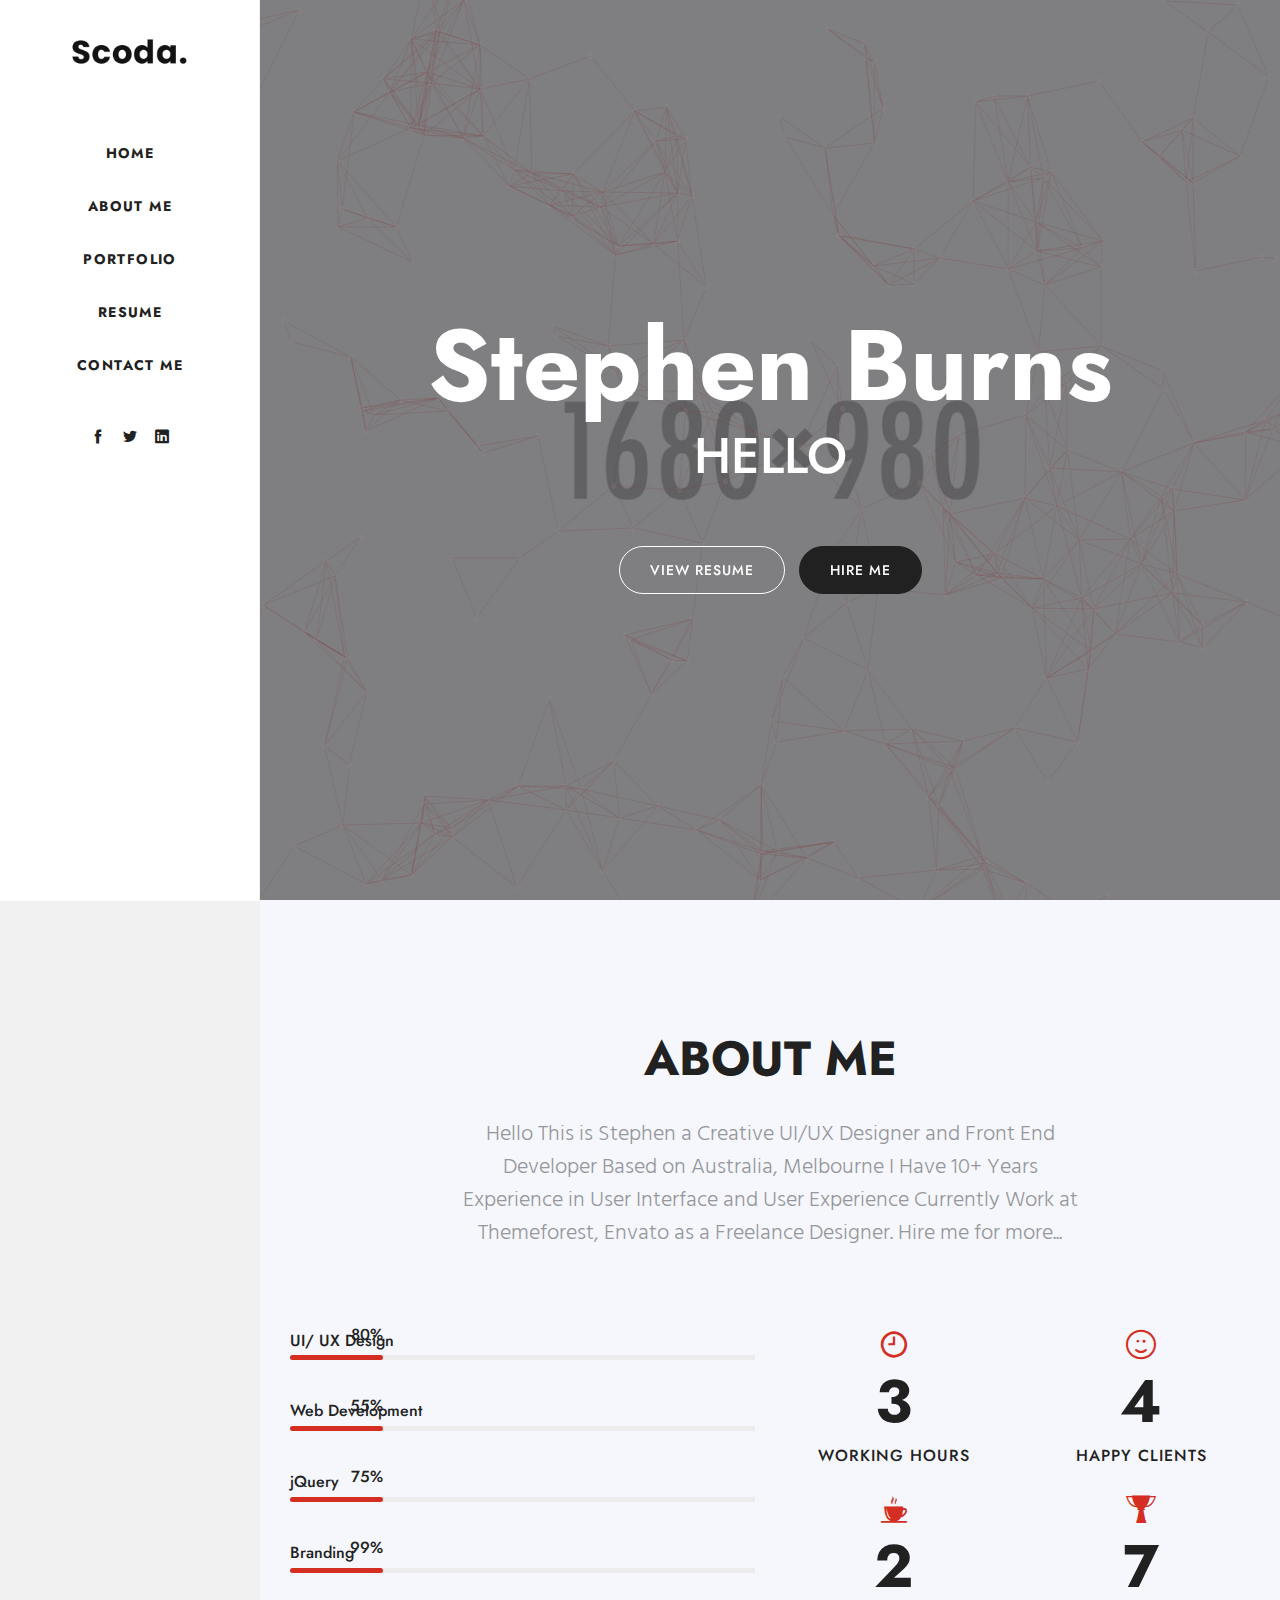
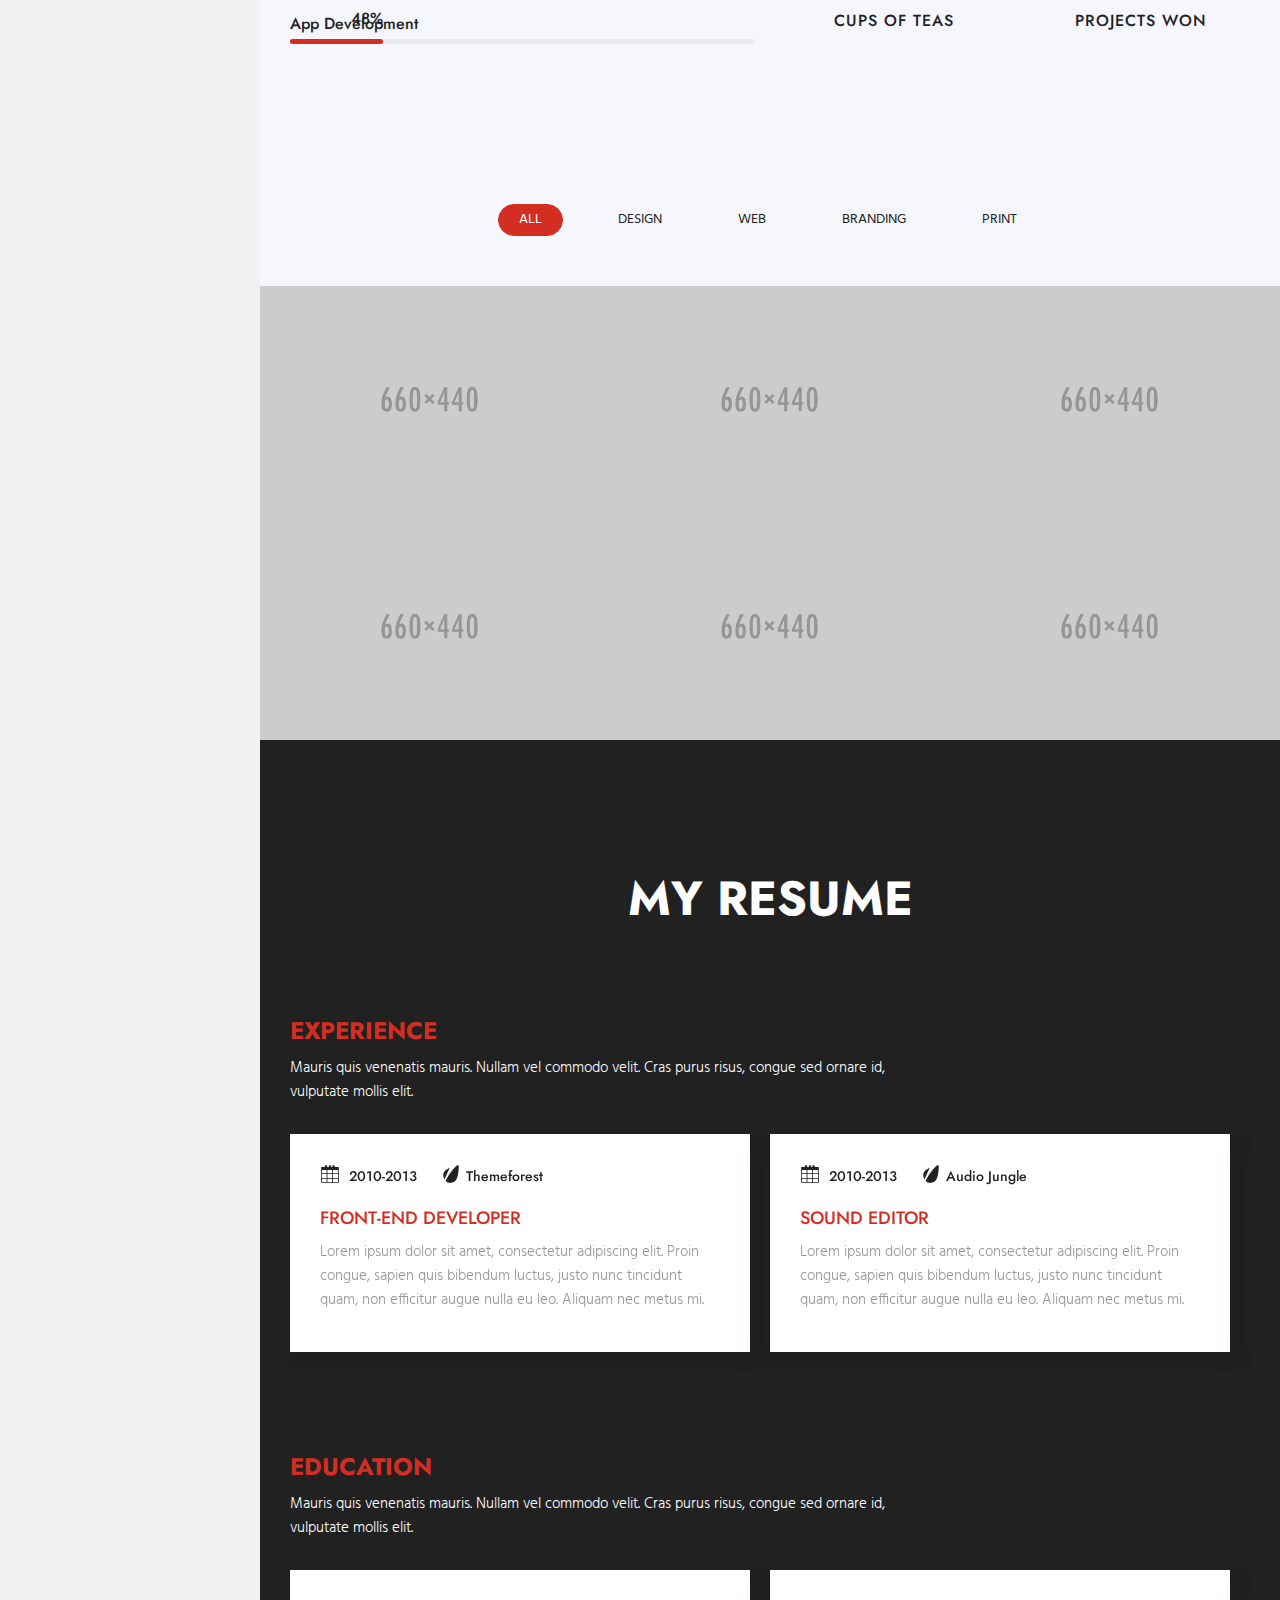
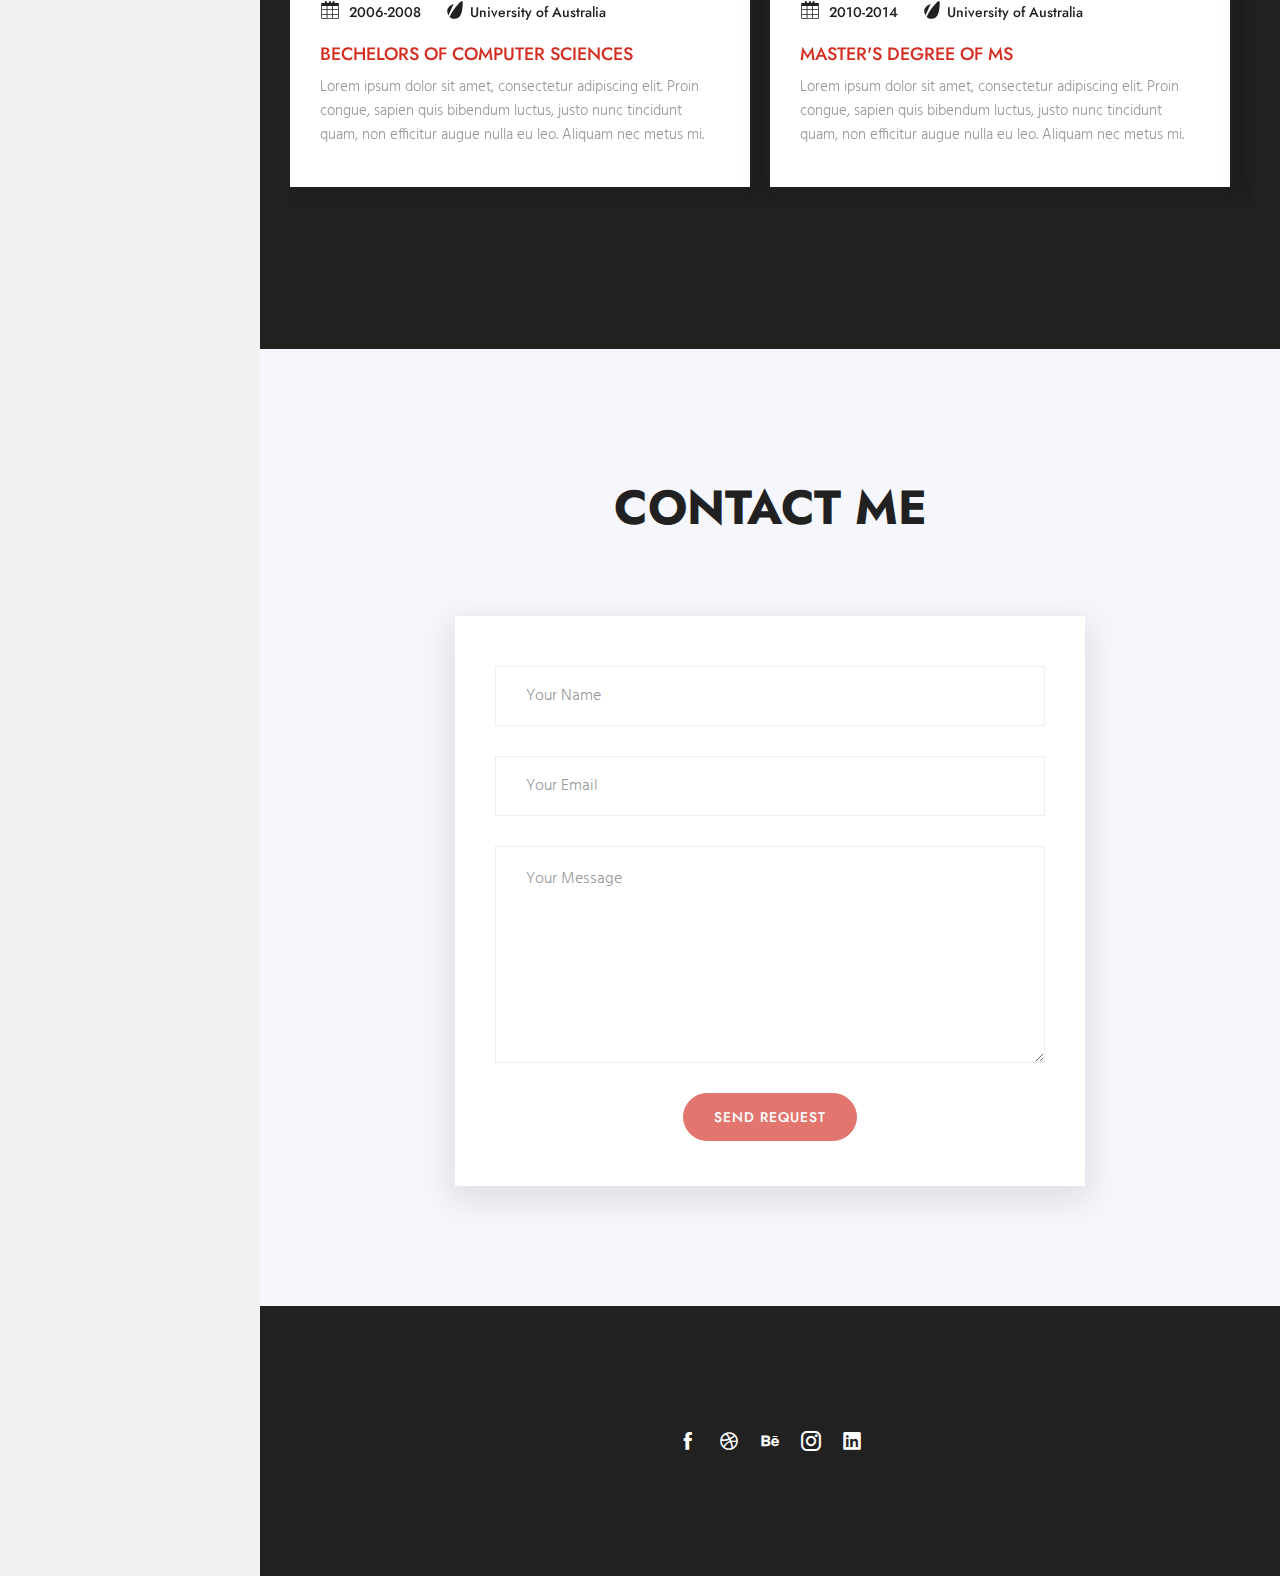
<file: resume.html>
<!DOCTYPE html>
<html lang="en">
<head>
<meta charset="utf-8">
<meta name="viewport" content="width=device-width, initial-scale=1">
<meta http-equiv="X-UA-Compatible" content="IE=edge">
<title>Scoda. - Multipurpose One Page HTML5 Template</title>
<link rel="shortcut icon" href="assets/images/favicon.ico">
<link rel="stylesheet" href="assets/css/master.css">
<link rel="stylesheet" href="assets/css/responsive.css">
</head>
<body>

<!--=== Loader Start ======-->
<div id="loader-overlay">
  <div class="loader-wrapper">
    <div class="scoda-pulse"></div>
  </div>
</div>
<!--=== Loader End ======-->

<!--=== Wrapper Start ======-->
<div class="wrapper">

  <!--=== Header Start ======-->
  <nav class="navbar navbar-default navbar-sidebar navbar-scrollspy bootsnav no-full" data-minus-value-desktop="0" data-minus-value-mobile="0" data-speed="1000">
    <div class="scroller" style="height: 568px;">
      <div class="container">
        <!--=== Start Header Navigation ===-->
        <div class="navbar-header">
          <button type="button" class="navbar-toggle collapsed" data-toggle="collapse" data-target="#navbar-menu" aria-expanded="false"> <i class="icofont icofont-navigation-menu"></i> </button>
          <a class="logo navbar-brand" href="index.html"><img src="assets/images/logo-black.png" class="logo" alt=""></a> </div>
        <!--=== End Header Navigation ===-->
        <!--=== Collect the nav links, forms, and other content for toggling ===-->
        <div class="navbar-collapse collapse" id="navbar-menu" aria-expanded="false" style="height: 0px;">
          <ul class="nav navbar-nav navbar-right" data-in="fadeInLeft">
            <li class="scroll active"><a href="#home"><i class="fa fa-home"></i> Home</a></li>
            <li class="scroll"><a href="#about"><i class="fa fa-user"></i> About Me</a></li>
            <li class="scroll"><a href="#portfolio"><i class="fa fa-briefcase"></i> Portfolio</a></li>
            <li class="scroll"><a href="#resume"><i class="fa fa-file-text"></i> Resume</a></li>
            <li class="scroll"><a href="#contact"><i class="fa fa-phone"></i> Contact Me</a></li>
          </ul>
          <ul class="social-media-dark">
            <li><a href="#" class="icofont icofont-facebook"></a></li>
            <li><a href="#" class="icofont icofont-twitter"></a></li>
            <li><a href="#" class="icofont icofont-linkedin"></a></li>
          </ul>
        </div>
        <!--=== /.navbar-collapse ===-->
      </div>
    </div>
  </nav>
  <!--=== Header End ======-->

  <!--=== Parallax Start ======-->
  <section class="pt-0 pb-0" id="home">
    <div class="full-screen-bg">
      <div class="parallax-img" style="background: url(assets/images/background/parallax-bg-5.jpg) center center / cover scroll no-repeat;"></div>
      <canvas></canvas>
      <div class="hero-text-wrap">
        <div class="hero-text white-color">
          <div class="container text-center">
            <h1 class="white-color font-700">Stephen Burns</h1>
            <div class="animate-caption">
              <h2 class="white-color mt-30"><span class="rotate">Hello | I m  | Creative | Designer | & | Front-end Developer</span></h2>
            </div>
            <p class="text-center mt-30"><a class="btn btn-outline-white btn-circle">View Resume</a> <a class="btn btn-dark btn-circle">Hire Me</a></p>
          </div>
        </div>
      </div>
    </div>
  </section>
  <!--=== Parallax End ======-->

  <!--=== Who We Are Start ======-->
  <section class="main-section" id="about">
    <div class="container">
      <div class="row">
        <div class="col-sm-8 section-heading">
          <h1 class="text-uppercase font-700">About Me</h1>
          <div class="mt-30">
            <p>Hello This is Stephen a Creative UI/UX Designer and Front End Developer Based on Australia, Melbourne I Have 10+ Years Experience in User Interface and User Experience Currently Work at Themeforest, Envato as a Freelance Designer. Hire me for more... </p>
          </div>
        </div>
      </div>
      <div class="row mt-50">
        <div class="col-md-6 resume-bar">
          <div class="progress-bar-title">UI/ UX Design</div>
          <div class="progress">
            <div class="progress-bar" data-width="80"> <span>80%</span> </div>
          </div>
          <div class="progress-bar-title">Web Development</div>
          <div class="progress">
            <div class="progress-bar" data-width="55"> <span>55%</span> </div>
          </div>
          <div class="progress-bar-title">jQuery</div>
          <div class="progress">
            <div class="progress-bar" data-width="75"> <span>75%</span> </div>
          </div>
          <div class="progress-bar-title">Branding</div>
          <div class="progress">
            <div class="progress-bar" data-width="99"> <span>99%</span> </div>
          </div>
          <div class="progress-bar-title">App Development</div>
          <div class="progress">
            <div class="progress-bar" data-width="48"> <span>48%</span> </div>
          </div>
        </div>
        <div class="col-md-6">
          <div class="row">
            <div class="col-md-6 counter text-center col-sm-6"> <i class="icofont icofont-clock-time default-icon font-30px"></i>
              <h2 class="count font-700">24</h2>
              <h3 class="dark-color">Working Hours</h3>
            </div>
            <div class="col-md-6 counter text-center col-sm-6"> <i class="icofont icofont-slightly-smile default-icon font-30px"></i>
              <h2 class="count font-700">38</h2>
              <h3 class="dark-color">Happy Clients</h3>
            </div>
            <div class="col-md-6 counter text-center mt-30 col-sm-6"> <i class="icofont icofont-tea default-icon font-30px"></i>
              <h2 class="count font-700">16</h2>
              <h3 class="dark-color">Cups Of Teas</h3>
            </div>
            <div class="col-md-6 counter text-center mt-30 col-sm-6"> <i class="icofont icofont-trophy default-icon font-30px"></i>
              <h2 class="count font-700">66</h2>
              <h3 class="dark-color">Projects Won</h3>
            </div>
          </div>
        </div>
      </div>
    </div>
  </section>
  <!--=== Who We Are End ======-->

  <!--=== Portfolio Start ======-->
  <section class="pt-0 pb-0" id="portfolio">
    <div class="container-fluid">
      <div class="row">
        <div class="portfolio-container text-center">
          <ul id="portfolio-filter" class="list-inline filter-transparent">
            <li class="active" data-group="all">All</li>
            <li data-group="design">Design</li>
            <li data-group="web">Web</li>
            <li data-group="branding">Branding</li>
            <li data-group="print">Print</li>
          </ul>
          <ul id="portfolio-grid" class="three-column hover-two">
            <li class="portfolio-item" data-groups='["all", "print", "branding"]'>
              <div class="portfolio gallery-image-hover">
                <div class="dark-overlay"></div>
                <img src="assets/images/portfolio/grid/1.jpg" alt="">
                <div class="portfolio-wrap">
                  <div class="portfolio-description">
                    <h3 class="portfolio-title">Business Cards</h3>
                    <a href="single-portfolio.html" class="links">Print Design</a> </div>
                  <!--=== /.project-info ===-->
                  <ul class="portfolio-details">
                    <li><a class="alpha-lightbox" href="assets/images/portfolio/grid/1.jpg"><i class="icofont icofont-search-1"></i></a></li>
                    <li><a href="single-portfolio.html"><i class="icofont icofont-link-alt"></i></a></li>
                  </ul>
                </div>
              </div>
              <!--=== /.portfolio ===-->
            </li>
            <li class="portfolio-item" data-groups='["all", "branding", "web"]'>
              <div class="portfolio gallery-image-hover">
                <div class="dark-overlay"></div>
                <img src="assets/images/portfolio/grid/2.jpg" alt="">
                <div class="portfolio-wrap">
                  <div class="portfolio-description">
                    <h3 class="portfolio-title">Magazine</h3>
                    <a href="single-portfolio.html" class="links">Branding</a> </div>
                  <!--=== /.project-info ===-->
                  <ul class="portfolio-details">
                    <li><a class="alpha-lightbox" href="assets/images/portfolio/grid/2.jpg"><i class="icofont icofont-search-1"></i></a></li>
                    <li><a href="single-portfolio.html"><i class="icofont icofont-link-alt"></i></a></li>
                  </ul>
                </div>
              </div>
              <!--=== /.portfolio ===-->
            </li>
            <li class="portfolio-item" data-groups='["all", "branding"]'>
              <div class="portfolio gallery-image-hover">
                <div class="dark-overlay"></div>
                <img src="assets/images/portfolio/grid/3.jpg" alt="">
                <div class="portfolio-wrap">
                  <div class="portfolio-description">
                    <h3 class="portfolio-title">Rabycad CD Design</h3>
                    <a href="single-portfolio.html" class="links">Branding</a> </div>
                  <!--=== /.project-info ===-->
                  <ul class="portfolio-details">
                    <li><a class="alpha-lightbox" href="assets/images/portfolio/grid/3.jpg"><i class="icofont icofont-search-1"></i></a></li>
                    <li><a href="single-portfolio.html"><i class="icofont icofont-link-alt"></i></a></li>
                  </ul>
                </div>
              </div>
              <!--=== /.portfolio ===-->
            </li>
            <li class="portfolio-item" data-groups='["all", "print", "design"]'>
              <div class="portfolio gallery-image-hover">
                <div class="dark-overlay"></div>
                <img src="assets/images/portfolio/grid/4.jpg" alt="">
                <div class="portfolio-wrap">
                  <div class="portfolio-description">
                    <h3 class="portfolio-title">Micro Chips</h3>
                    <a href="single-portfolio.html" class="links">Web Design</a> </div>
                  <!--=== /.project-info ===-->
                  <ul class="portfolio-details">
                    <li><a class="alpha-lightbox" href="assets/images/portfolio/grid/4.jpg"><i class="icofont icofont-search-1"></i></a></li>
                    <li><a href="single-portfolio.html"><i class="icofont icofont-link-alt"></i></a></li>
                  </ul>
                </div>
              </div>
              <!--=== /.portfolio ===-->
            </li>
            <li class="portfolio-item" data-groups='["all", "design"]'>
              <div class="portfolio gallery-image-hover">
                <div class="dark-overlay"></div>
                <img src="assets/images/portfolio/grid/5.jpg" alt="">
                <div class="portfolio-wrap">
                  <div class="portfolio-description">
                    <h3 class="portfolio-title">Flyer</h3>
                    <a href="single-portfolio.html" class="links">Print Design</a> </div>
                  <!--=== /.project-info ===-->
                  <ul class="portfolio-details">
                    <li><a class="alpha-lightbox" href="assets/images/portfolio/grid/5.jpg"><i class="icofont icofont-search-1"></i></a></li>
                    <li><a href="single-portfolio.html"><i class="icofont icofont-link-alt"></i></a></li>
                  </ul>
                </div>
              </div>
              <!--=== /.portfolio ===-->
            </li>
            <li class="portfolio-item" data-groups='["all", "design", "web"]'>
              <div class="portfolio gallery-image-hover">
                <div class="dark-overlay"></div>
                <img src="assets/images/portfolio/grid/6.jpg" alt="">
                <div class="portfolio-wrap">
                  <div class="portfolio-description">
                    <h3 class="portfolio-title">Flat Web Design</h3>
                    <a href="single-portfolio.html" class="links">Web Design</a> </div>
                  <!--=== /.project-info ===-->
                  <ul class="portfolio-details">
                    <li><a class="alpha-lightbox" href="assets/images/portfolio/grid/6.jpg"><i class="icofont icofont-search-1"></i></a></li>
                    <li><a href="single-portfolio.html"><i class="icofont icofont-link-alt"></i></a></li>
                  </ul>
                </div>
              </div>
              <!--=== /.portfolio ===-->
            </li>
          </ul>
        </div>
      </div>
    </div>
  </section>
  <!--=== Portfolio End ======-->

  <!--=== Resume Start ======-->
  <section class="dark-bg" id="resume">
    <div class="container">
      <div class="row">
        <div class="col-sm-8 section-heading white-color">
          <h1 class="text-uppercase font-700">My Resume</h1>
        </div>
      </div>
      <div class="row mt-50">
        <div class="col-md-12">
          <h3 class="mt-10 raleway-font font-700 text-uppercase">Experience</h3>
          <p class="white-color">Mauris quis venenatis mauris. Nullam vel commodo velit. Cras purus risus, congue sed ornare id,<br>
            vulputate mollis elit.</p>
          <ul class="resume-slider owl-carousel">
            <li>
              <h3><i class="icofont icofont-calendar"></i> 2010-2013</h3>
              <h3><i class="icofont icofont-envato"></i>Themeforest</h3>
              <h2>Front-end Developer</h2>
              <p>Lorem ipsum dolor sit amet, consectetur adipiscing elit. Proin congue, sapien quis bibendum luctus, justo nunc tincidunt quam, non efficitur augue nulla eu leo. Aliquam nec metus mi.</p>
            </li>
            <li>
              <h3><i class="icofont icofont-calendar"></i> 2010-2013</h3>
              <h3><i class="icofont icofont-envato"></i>Audio Jungle</h3>
              <h2>Sound Editor</h2>
              <p>Lorem ipsum dolor sit amet, consectetur adipiscing elit. Proin congue, sapien quis bibendum luctus, justo nunc tincidunt quam, non efficitur augue nulla eu leo. Aliquam nec metus mi.</p>
            </li>
            <li>
              <h3><i class="icofont icofont-calendar"></i>2014-2017</h3>
              <h3><i class="icofont icofont-envato"></i>Videohive</h3>
              <h2>2d Animator</h2>
              <p>Lorem ipsum dolor sit amet, consectetur adipiscing elit. Proin congue, sapien quis bibendum luctus, justo nunc tincidunt quam, non efficitur augue nulla eu leo. Aliquam nec metus mi.</p>
            </li>
            <li>
              <h3><i class="icofont icofont-calendar"></i>2014-2017</h3>
              <h3><i class="icofont icofont-envato"></i>Codecanyon</h3>
              <h2>Plugin Developer</h2>
              <p>Lorem ipsum dolor sit amet, consectetur adipiscing elit. Proin congue, sapien quis bibendum luctus, justo nunc tincidunt quam, non efficitur augue nulla eu leo. Aliquam nec metus mi.</p>
            </li>
          </ul>
        </div>
      </div>
      <div class="row mt-50">
        <div class="col-md-12">
          <h3 class="mt-10 font-700 text-uppercase">Education</h3>
          <p class="white-color">Mauris quis venenatis mauris. Nullam vel commodo velit. Cras purus risus, congue sed ornare id,<br>
            vulputate mollis elit.</p>
          <ul class="resume-slider owl-carousel">
            <li>
              <h3><i class="icofont icofont-calendar"></i> 2006-2008</h3>
              <h3><i class="icofont icofont-envato"></i>University of Australia</h3>
              <h2>Bechelors of Computer Sciences</h2>
              <p>Lorem ipsum dolor sit amet, consectetur adipiscing elit. Proin congue, sapien quis bibendum luctus, justo nunc tincidunt quam, non efficitur augue nulla eu leo. Aliquam nec metus mi.</p>
            </li>
            <li>
              <h3><i class="icofont icofont-calendar"></i> 2010-2014</h3>
              <h3><i class="icofont icofont-envato"></i>University of Australia</h3>
              <h2>Master's Degree of MS</h2>
              <p>Lorem ipsum dolor sit amet, consectetur adipiscing elit. Proin congue, sapien quis bibendum luctus, justo nunc tincidunt quam, non efficitur augue nulla eu leo. Aliquam nec metus mi.</p>
            </li>
            <li>
              <h3><i class="icofont icofont-calendar"></i> 2006-2008</h3>
              <h3><i class="icofont icofont-envato"></i>University of Australia</h3>
              <h2>Bechelors of Computer Sciences</h2>
              <p>Lorem ipsum dolor sit amet, consectetur adipiscing elit. Proin congue, sapien quis bibendum luctus, justo nunc tincidunt quam, non efficitur augue nulla eu leo. Aliquam nec metus mi.</p>
            </li>
            <li>
              <h3><i class="icofont icofont-calendar"></i> 2010-2014</h3>
              <h3><i class="icofont icofont-envato"></i>University of Australia</h3>
              <h2>Master's Degree of MS</h2>
              <p>Lorem ipsum dolor sit amet, consectetur adipiscing elit. Proin congue, sapien quis bibendum luctus, justo nunc tincidunt quam, non efficitur augue nulla eu leo. Aliquam nec metus mi.</p>
            </li>
          </ul>
        </div>
      </div>
    </div>
  </section>
  <!--=== Resume End ======-->

  <!--=== Contact Us Start ======-->
  <section class="contact-us" id="contact">
    <div class="container">
      <div class="row">
        <div class="col-sm-8 section-heading">
          <h1 class="text-uppercase font-700">Contact Me</h1>
        </div>
      </div>
      <div class="row mt-50">
        <div class="col-sm-12 col-md-offset-2 col-md-8">
          <form name="contact-form" class="contact-me" id="contact-form" action="php/contact.php" method="POST">
            <div class="messages"></div>
            <div class="form-group">
              <label class="sr-only" for="name">Name</label>
              <input type="text" name="name" class="form-control" id="name" required="required" placeholder="Your Name" data-error="Your Name is Required">
              <div class="help-block with-errors mt-20"></div>
            </div>
            <div class="form-group">
              <label class="sr-only" for="email">Email</label>
              <input type="email" name="email" class="form-control" id="email" placeholder="Your Email" required="required" data-error="Please Enter Valid Email">
              <div class="help-block with-errors mt-20"></div>
            </div>
            <div class="form-group">
              <label class="sr-only" for="message">Message</label>
              <textarea name="message" class="form-control" id="message" rows="7" placeholder="Your Message" required data-error="Please, Leave us a message"></textarea>
              <div class="help-block with-errors mt-20"></div>
            </div>
            <p class="text-center">
              <button type="submit" name="submit" class="btn btn-color btn-circle">Send Request</button>
            </p>
          </form>
        </div>
      </div>
    </div>
  </section>
  <!--=== Contact Us End ======-->

  <!--=== Footer Start ======-->
  <section class="dark-bg flat-footer">
    <div class="container">
      <div class="row">
        <div class="col-md-12 text-center">
          <ul class="social-media">
            <li><a href="#" class="icofont icofont-facebook"></a></li>
            <li><a href="#" class="icofont icofont-dribbble"></a></li>
            <li><a href="#" class="icofont icofont-behance"></a></li>
            <li><a href="#" class="icofont icofont-instagram"></a></li>
            <li><a href="#" class="icofont icofont-linkedin"></a></li>
          </ul>
        </div>
      </div>
    </div>
  </section>
  <!--=== Footer End ======-->

  <!--=== GO TO TOP  ===-->
  <a href="#" id="back-to-top" title="Back to top">&uarr;</a>
  <!--=== GO TO TOP End ===-->

</div>
<!--=== Wrapper End ======-->

<!--=== Javascript Plugins ======-->
<script src="assets/js/jquery.min.js"></script>
<script src="assets/js/validator.js"></script>
<script src="assets/js/plugins.js"></script>
<script src="assets/js/master.js"></script>
<script src="assets/js/bootsnav.js"></script>
<script>
var canvas = document.querySelector("canvas");
canvas.width = canvas.clientWidth;
canvas.height = canvas.clientHeight;
var ctx = canvas.getContext("2d");

var TAU = 2 * Math.PI;

times = [];
function loop() {
  ctx.clearRect(0, 0, canvas.width, canvas.height);
  update();
  draw();
  requestAnimationFrame(loop);
}

function Ball (startX, startY, startVelX, startVelY) {
  this.x = startX || Math.random() * canvas.width;
  this.y = startY || Math.random() * canvas.height;
  this.vel = {
    x: startVelX || Math.random() * 2 - 1,
    y: startVelY || Math.random() * 2 - 1
  };
  this.update = function(canvas) {
    if (this.x > canvas.width + 50 || this.x < -50) {
      this.vel.x = -this.vel.x;
    }
    if (this.y > canvas.height + 50 || this.y < -50) {
      this.vel.y = -this.vel.y;
    }
    this.x += this.vel.x;
    this.y += this.vel.y;
  };
  this.draw = function(ctx, can) {
    ctx.beginPath();
    var distM = distMouse(this);
    if (distM > 200) {
      ctx.fillStyle = "#f1f1f1";
      ctx.globalAlpha = .2;
    } else {
      ctx.fillStyle = '#c94b4b';
      ctx.globalAlpha = 1 - distM / 240;
    }
    ctx.arc((0.5 + this.x) | 0, (0.5 + this.y) | 0, 3, 0, TAU, false);
    ctx.fill();
  }
}

var balls = [];
for (var i = 0; i < canvas.width * canvas.height / (65*65); i++) {
  balls.push(new Ball(Math.random() * canvas.width, Math.random() * canvas.height));
}

var lastTime = Date.now();
function update() {
  var diff = Date.now() - lastTime;
  for (var frame = 0; frame * 16.6667 < diff; frame++) {
    for (var index = 0; index < balls.length; index++) {
      balls[index].update(canvas);
    }
  }
  lastTime = Date.now();
}
var mouseX = -1e9, mouseY = -1e9;
document.addEventListener('mousemove', function(event) {
  mouseX = event.clientX;
  mouseY = event.clientY;
});

function distMouse(ball) {
  return Math.hypot(ball.x - mouseX, ball.y - mouseY);
}

function draw() {
  for (var index = 0; index < balls.length; index++) {
    var ball = balls[index];
    ctx.beginPath();
    for (var index2 = balls.length - 1; index2 > index; index2 += -1) {
      var ball2 = balls[index2];
	var dist = Math.hypot(ball.x - ball2.x, ball.y - ball2.y);
        if (dist < 100) {
          var distM = distMouse(ball2);
          if (distM > 150) {
            ctx.strokeStyle = "#c94b4b";
          	ctx.globalAlpha = .2;
          } else {
            ctx.globalAlpha = 0;
          }
          ctx.moveTo((0.5 + ball.x) | 0, (0.5 + ball.y) | 0);
          ctx.lineTo((0.5 + ball2.x) | 0, (0.5 + ball2.y) | 0);
        }
}
    ctx.stroke();
    ball.draw(ctx, canvas);
  }
}

// Start
loop();
//# sourceURL=pen.js
</script>
<!--=== Javascript Plugins End ======-->

</body>
</html>
</file>
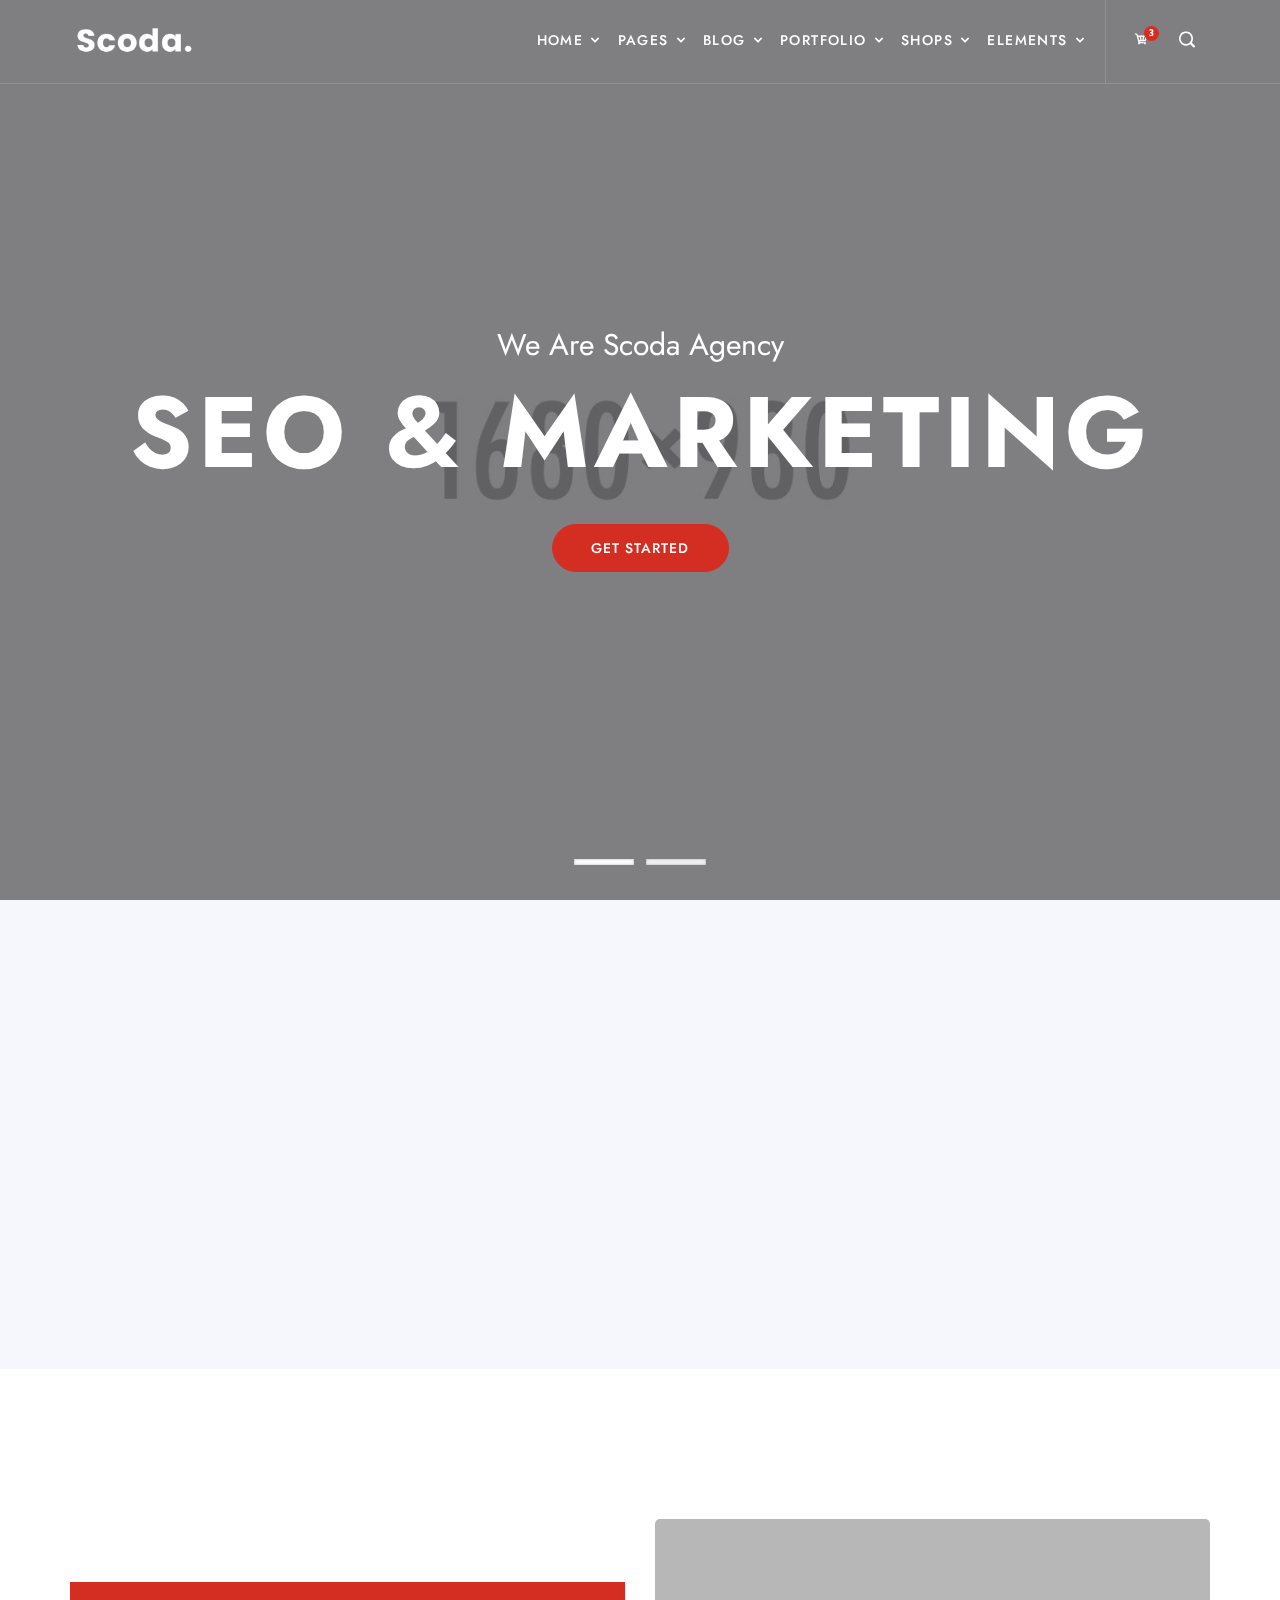
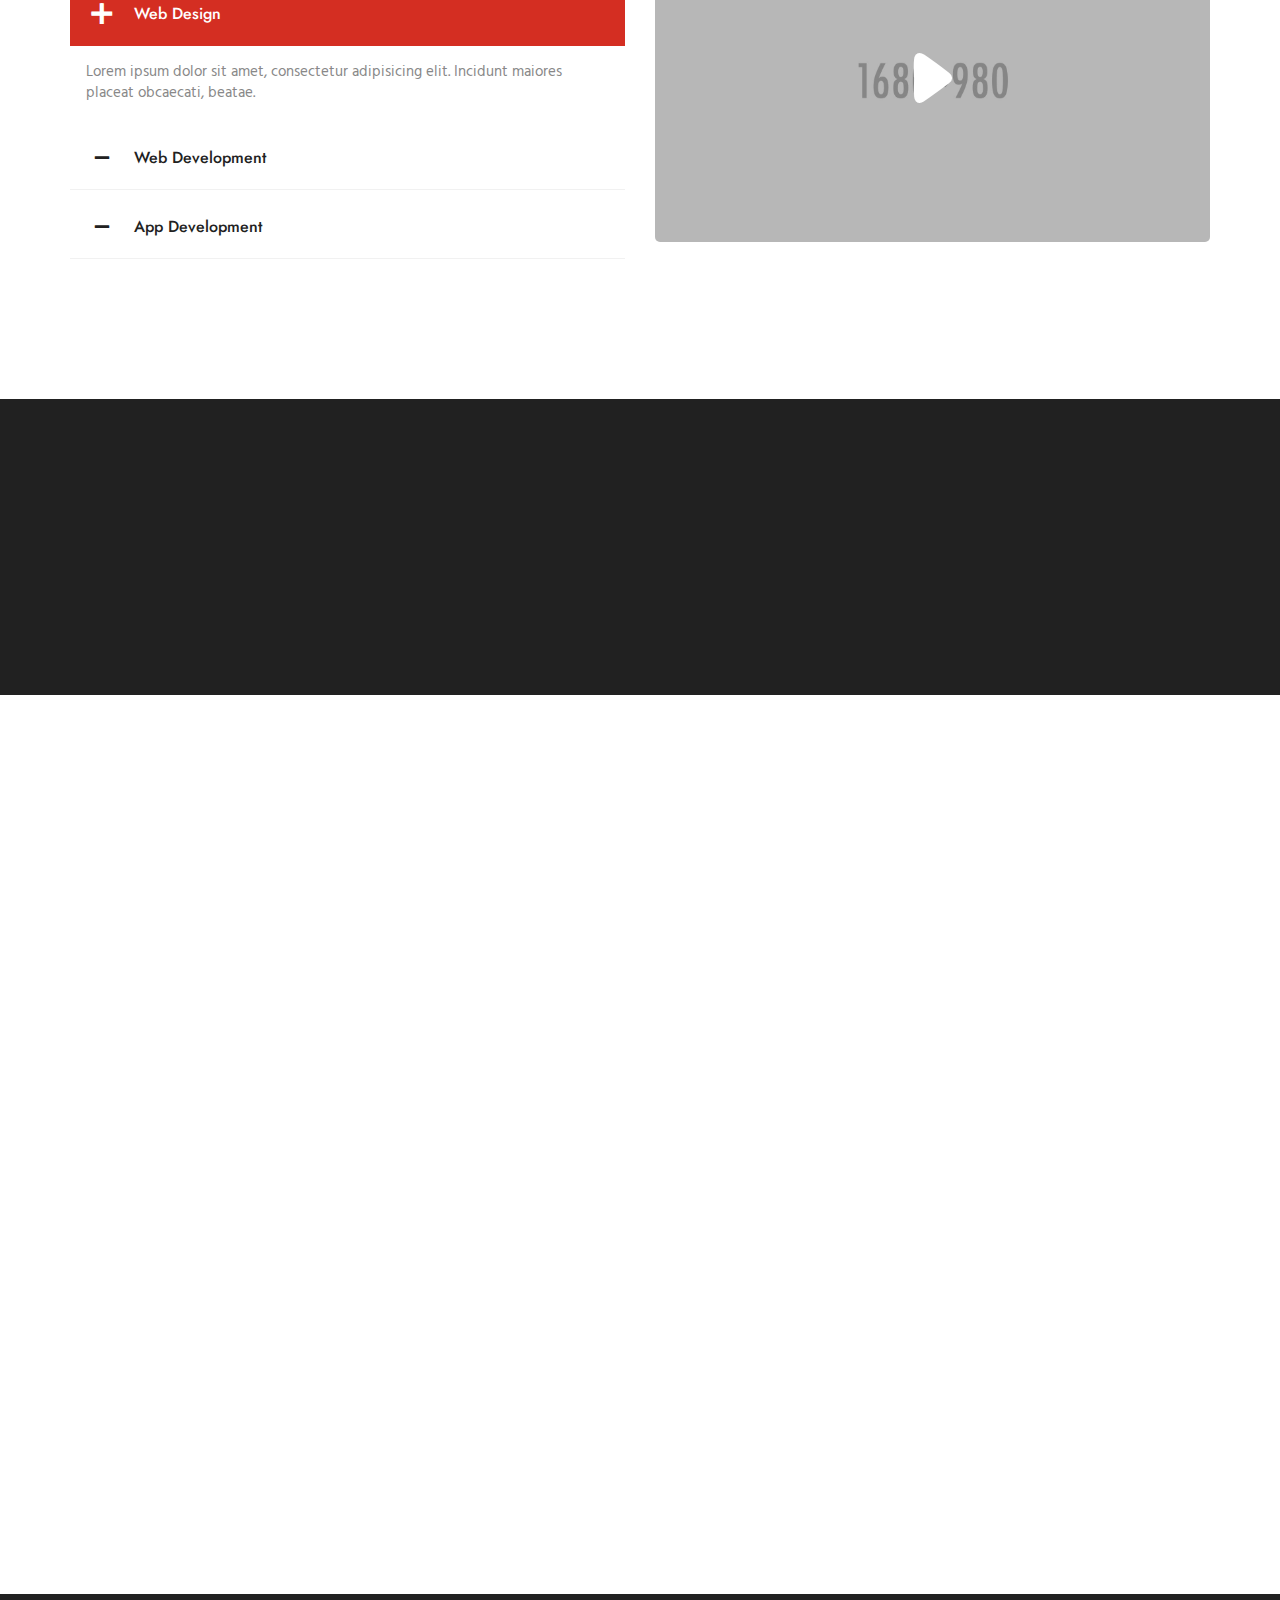
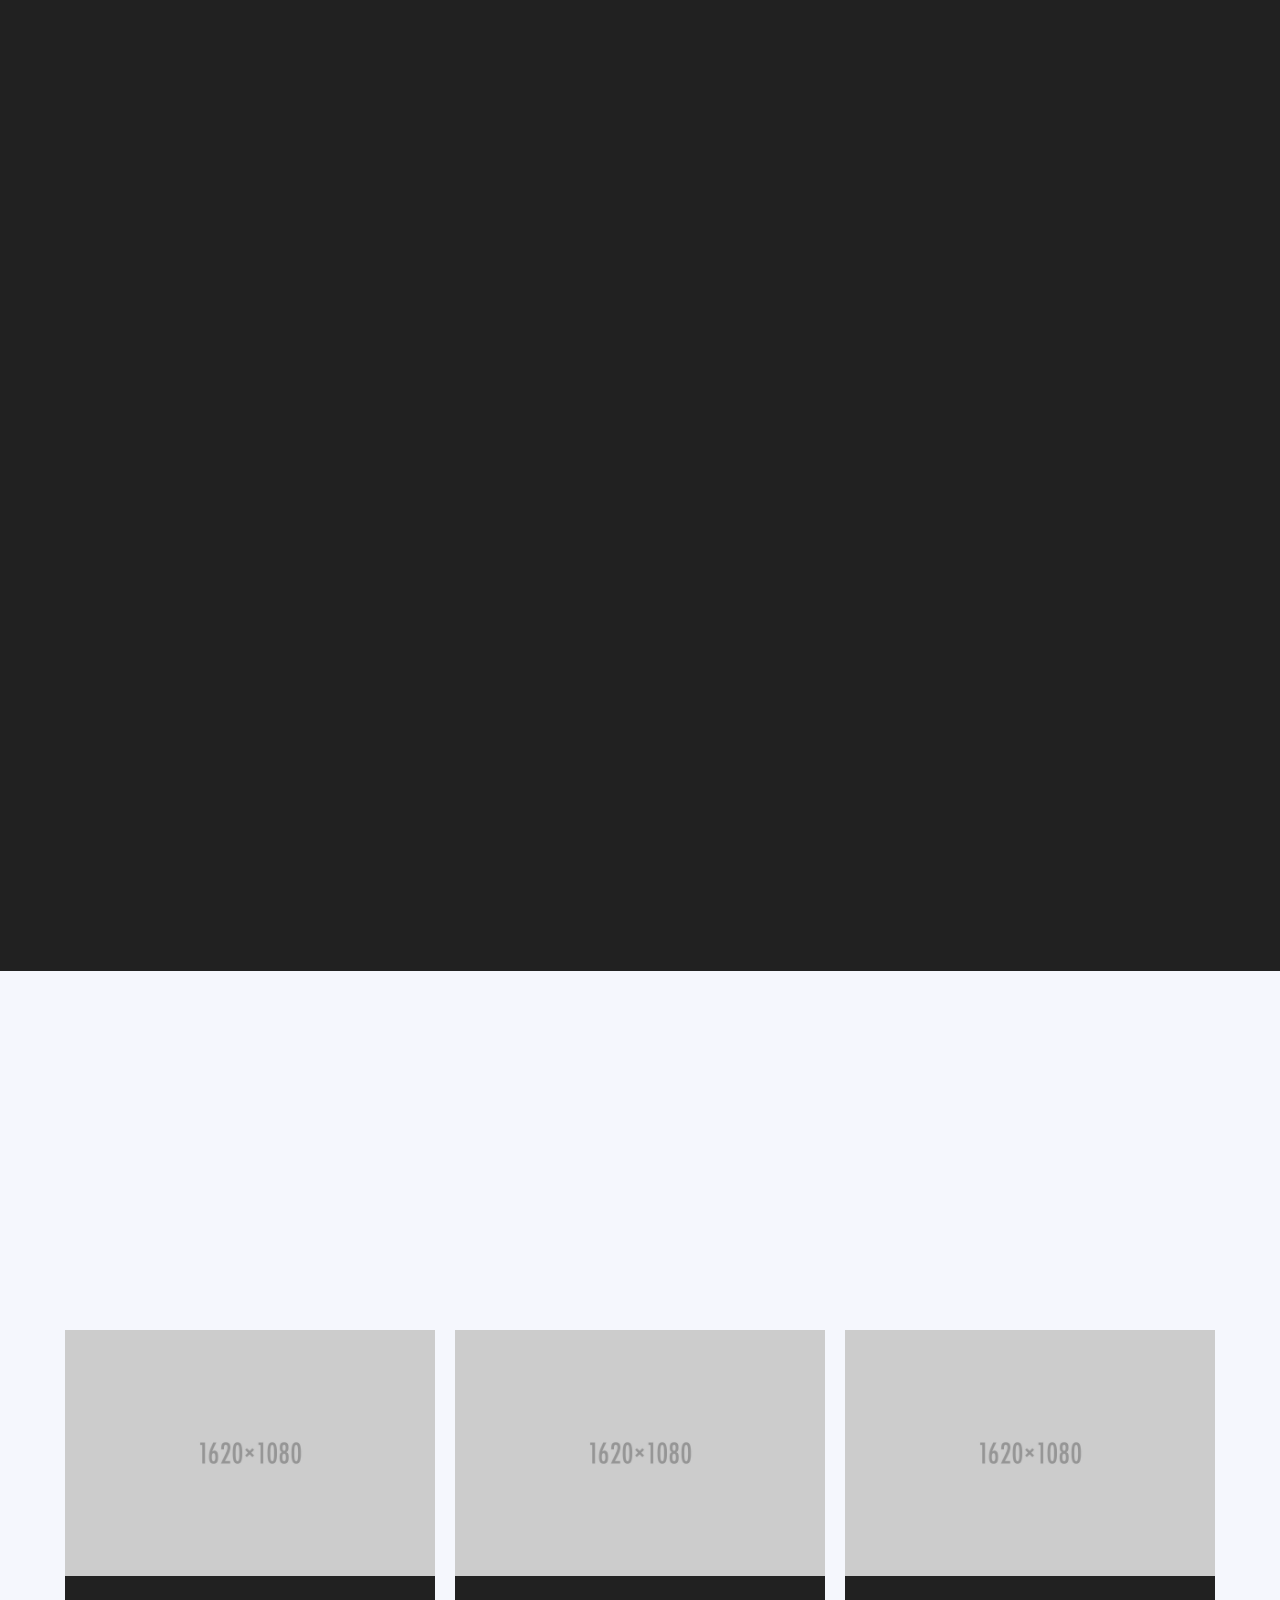
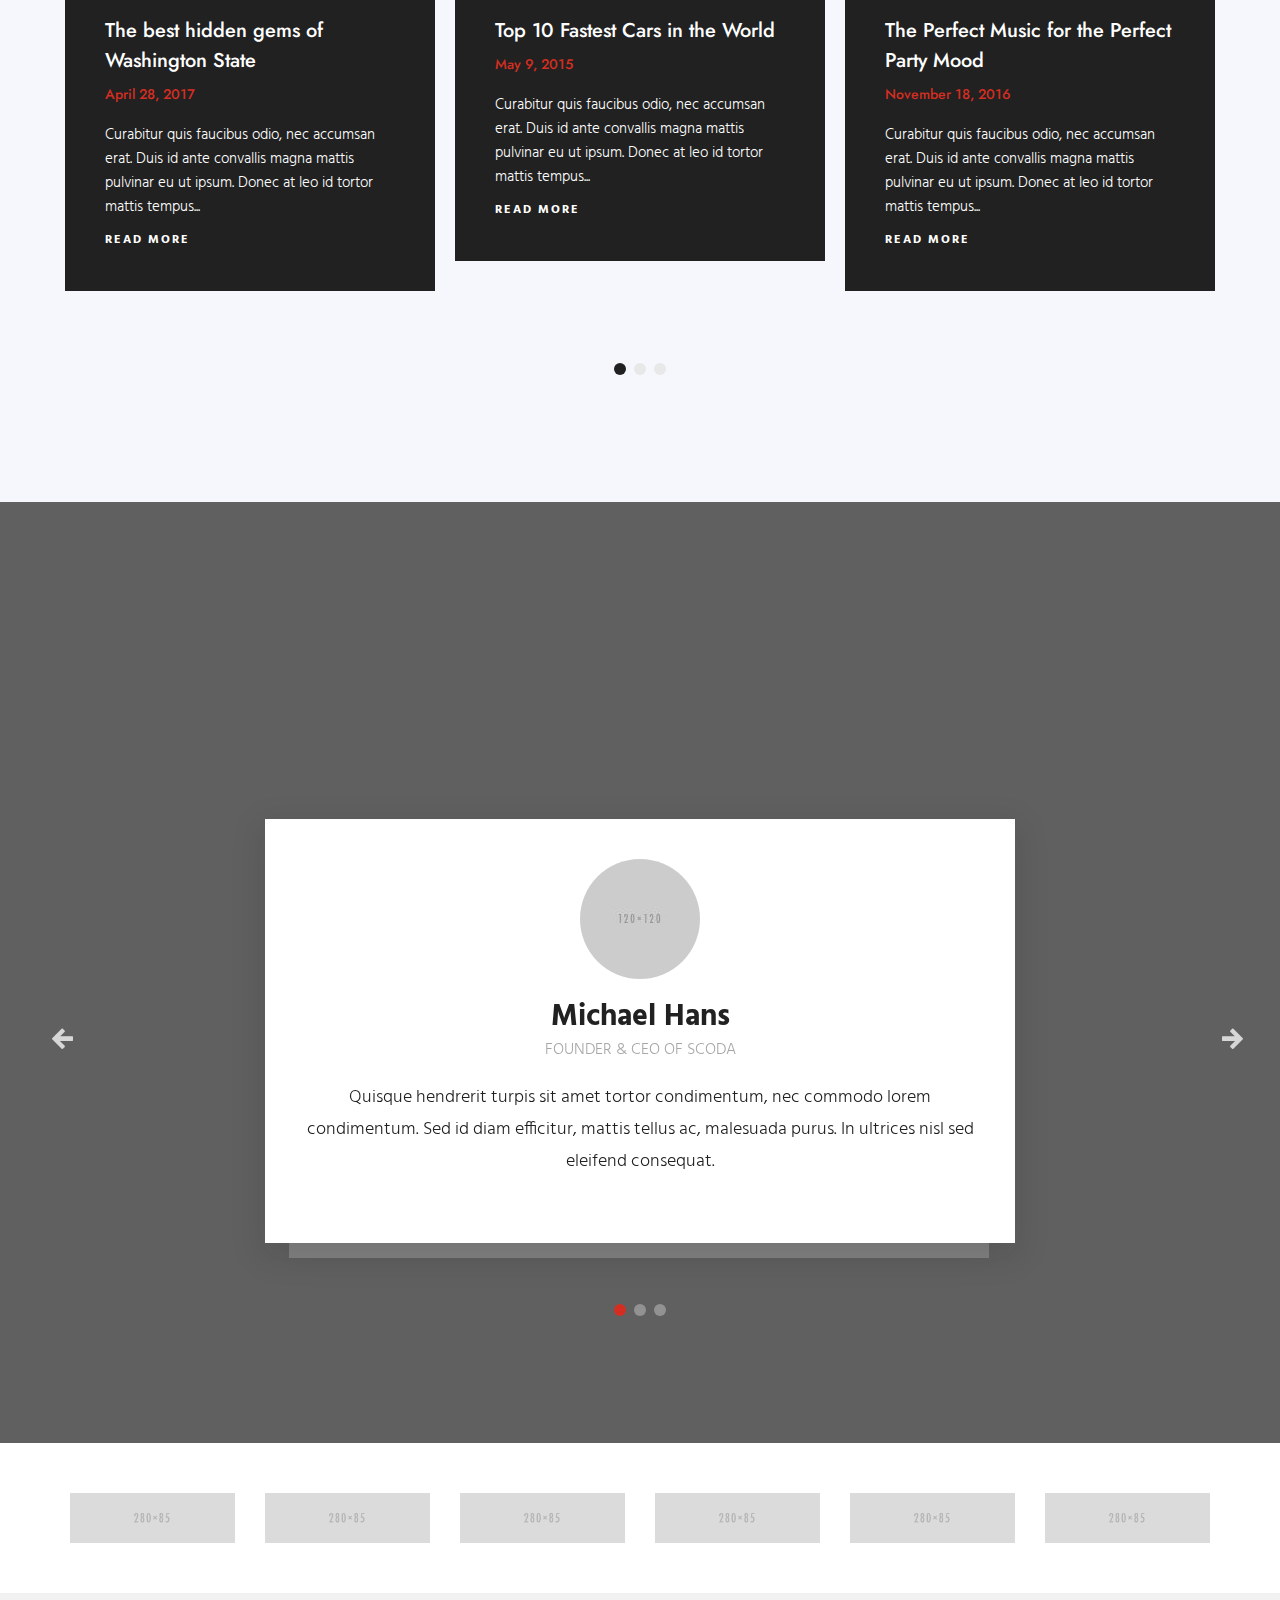
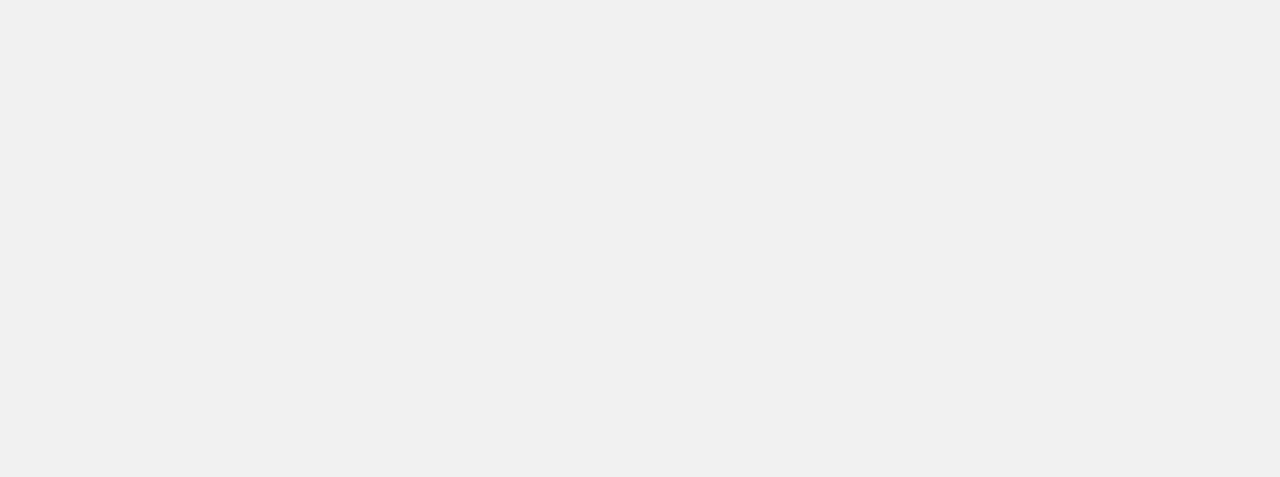
<file: seo-agency.html>
<!DOCTYPE html>
<html lang="en">
<head>
<meta charset="utf-8">
<meta name="viewport" content="width=device-width, initial-scale=1">
<meta http-equiv="X-UA-Compatible" content="IE=edge">
<title>Scoda. - Multipurpose One Page HTML5 Template</title>
<link rel="shortcut icon" href="assets/images/favicon.ico">
<link rel="stylesheet" href="assets/css/master.css">
<link rel="stylesheet" href="assets/css/responsive.css">
</head>
<body>

<!--=== Loader Start ======-->
<div id="loader-overlay">
  <div class="loader-wrapper">
    <div class="scoda-pulse"></div>
  </div>
</div>
<!--=== Loader End ======-->

<!--=== Wrapper Start ======-->
<div class="wrapper">

  <!--=== Header Start ======-->
  <nav class="navbar navbar-default navbar-fixed navbar-transparent white bootsnav on no-full">
    <!--=== Start Top Search ===-->
    <div class="fullscreen-search-overlay" id="search-overlay"> <a href="#" class="fullscreen-close" id="fullscreen-close-button"><i class="icofont icofont-close"></i></a>
      <div id="fullscreen-search-wrapper">
        <form method="get" id="fullscreen-searchform">
          <input type="text" value="" placeholder="Type and hit Enter..." id="fullscreen-search-input" class="search-bar-top">
          <i class="icofont icofont-search-1 fullscreen-search-icon">
          <input value="" type="submit">
          </i>
        </form>
      </div>
    </div>
    <!--=== End Top Search ===-->

    <div class="container">
      <!--=== Start Atribute Navigation ===-->
      <div class="attr-nav">
        <ul>
          <li class="dropdown"> <a href="#" class="dropdown-toggle" data-toggle="dropdown" > <i class="icofont icofont-cart"></i> <span class="badge">3</span> </a>
            <ul class="dropdown-menu cart-list">
              <li> <a href="#" class="photo"><img src="assets/images/thumb01.jpg" class="cart-thumb" alt="" /></a>
                <h6><a href="#">Delica omtantur </a></h6>
                <p>2x - <span class="price">$99.99</span></p>
              </li>
              <li> <a href="#" class="photo"><img src="assets/images/thumb02.jpg" class="cart-thumb" alt="" /></a>
                <h6><a href="#">Omnes ocurreret</a></h6>
                <p>1x - <span class="price">$33.33</span></p>
              </li>
              <li> <a href="#" class="photo"><img src="assets/images/thumb03.jpg" class="cart-thumb" alt="" /></a>
                <h6><a href="#">Agam facilisis</a></h6>
                <p>2x - <span class="price">$99.99</span></p>
              </li>
              <li class="total"> <span class="pull-right"><strong>Total</strong>: $0.00</span> <a href="#" class="btn btn-default btn-cart">Cart</a> </li>
            </ul>
          </li>
          <li class="search"><a href="#" id="search-button"><i class="icofont icofont-search-1"></i></a></li>
        </ul>
      </div>
      <!--=== End Atribute Navigation ===-->

      <!--=== Start Header Navigation ===-->
      <div class="navbar-header">
        <button type="button" class="navbar-toggle" data-toggle="collapse" data-target="#navbar-menu"> <i class="icofont icofont-navigation-menu"></i> </button>
        <div class="logo"> <a href="index.html"> <img class="logo logo-display" src="assets/images/logo-white.png" alt=""> <img class="logo logo-scrolled" src="assets/images/logo-black.png" alt=""> </a> </div>
      </div>
      <!--=== End Header Navigation ===-->

      <!--=== Collect the nav links, forms, and other content for toggling ===-->
      <div class="collapse navbar-collapse" id="navbar-menu">
        <ul class="nav navbar-nav" data-in="fadeIn" data-out="fadeOut">
          <li class="dropdown megamenu-fw"> <a href="index.html" class="dropdown-toggle" data-toggle="dropdown">Home</a>
            <ul class="dropdown-menu megamenu-content" role="menu">
              <li>
                <div class="row">
                  <div class="col-menu col-md-3">
                    <h6 class="title">Home Layouts</h6>
                    <div class="content">
                      <ul class="menu-col">
                        <li><a href="index.html">Creative Agency</a></li>
<li><a href="design-studio.html">Design Studio</a></li>
<li><a href="digital-marketing.html">Digital Marketing</a></li>
                        <li><a href="small-business.html">Small Business</a></li>
                        <li><a href="corporate-business.html">Corporate Business</a></li>
                        <li><a href="startup-business.html">Startup Business</a></li>
                        <li><a href="minimal.html">Minimal Design</a></li>
                      </ul>
                    </div>
                  </div>
                  <!--=== end col-3 ===-->
                  <div class="col-menu col-md-3">
                    <h6 class="title">Home Layouts</h6>
                    <div class="content">
                      <ul class="menu-col">
                        <li><a href="creative-onepage.html">Creative One page</a></li>
                        <li><a href="creative-portfolio.html">Creative Portfolio</a></li>
                        <li><a href="personal-resume.html">Personal Resume</a></li>
                        <li><a href="seo-agency.html">SEO Agency</a></li>
                        <li><a href="digital-agency.html">Digital Agency</a></li>
                      </ul>
                    </div>
                  </div>
                  <!--=== end col-3 ===-->
                  <div class="col-menu col-md-3">
                    <h6 class="title">Home Layouts</h6>
                    <div class="content">
                      <ul class="menu-col">
                        <li><a href="architecture.html">Architecture</a></li>
                        <li><a href="restaurant.html">Restaurant</a></li>
                        <li><a href="online-shop.html">Online Shop</a></li>
                        <li><a href="photography.html">Photography</a></li>
                        <li><a href="gym-fitness.html">Gym / Fitness</a></li>
                      </ul>
                    </div>
                  </div>
                  <div class="col-menu col-md-3">
                    <h6 class="title">Home Layouts</h6>
                    <div class="content">
                      <ul class="menu-col">
                        <li><a href="app-style.html">App Style</a></li>
                        <li><a href="travel-agency.html">Travel Agency</a></li>
                        <li><a href="construction.html">Construction</a></li>
                        <li><a href="music.html">Music</a></li>
                        <li><a href="weddings.html">Weddings</a></li>
                      </ul>
                    </div>
                  </div>
                  <!--=== end col-3 ===-->
                </div>
                <!--=== end row ===-->
              </li>
            </ul>
          </li>
          <li class="dropdown"> <a href="#" class="dropdown-toggle" data-toggle="dropdown">Pages</a>
            <ul class="dropdown-menu">
              <li class="dropdown"> <a href="#" class="dropdown-toggle" data-toggle="dropdown">About</a>
                <ul class="dropdown-menu">
                  <li><a href="about-us.html">About Us</a></li>
                  <li><a href="about-creative.html">About - Creative</a></li>
                </ul>
              </li>
              <li class="dropdown"><a href="#" class="dropdown-toggle" data-toggle="dropdown">Services</a>
                <ul class="dropdown-menu">
                  <li><a href="service-simple.html">Service Simple</a></li>
                  <li><a href="service-creative.html">Service Creative</a></li>
                </ul>
              </li>
              <li class="dropdown"> <a href="#" class="dropdown-toggle" data-toggle="dropdown">Contact</a>
                <ul class="dropdown-menu">
                  <li><a href="contact-simple.html">Contact Simple</a></li>
                  <li><a href="contact-creative.html">Contact Creative</a></li>
                </ul>
              </li>
              <li><a href="404-page.html">404 Page</a></li>
              <li><a href="coming-soon.html">Coming Soon</a></li>
              <li><a href="faqs.html">FAQs</a></li>
              <li><a href="term-condition.html">Terms &amp; Conditions</a></li>
              <li><a href="privacy.html">Privacy Policy</a></li>
              <li><a href="career.html">Careers</a></li>
              <li><a href="login.html">Login</a></li>
            </ul>
          </li>
          <li class="dropdown"> <a href="#" class="dropdown-toggle" data-toggle="dropdown">Blog</a>
            <ul class="dropdown-menu">
              <li><a href="blog-standard.html">Blog Standard</a></li>
              <li><a href="blog-grid.html">Blog Grid</a></li>
              <li><a href="blog-sidebar.html">Blog Sidebar</a></li>
              <li><a href="blog-masonry.html">Blog Masonry</a></li>
              <li><a href="blog-carousel.html">Blog Carousel</a></li>
              <li><a href="blog-sidebar-right.html">Blog Sidebar Right</a></li>
              <li><a href="blog-sidebar-left.html">Blog Sidebar Left</a></li>
            </ul>
          </li>
          <li class="dropdown"><a href="#" class="dropdown-toggle" data-toggle="dropdown">Portfolio</a>
            <ul class="dropdown-menu">
              <li class="dropdown"> <a href="#" class="dropdown-toggle" data-toggle="dropdown">Boxed</a>
                <ul class="dropdown-menu">
                  <li><a href="box-2-columns.html">2 Columns</a></li>
                  <li><a href="box-3-columns.html">3 Columns</a></li>
                  <li><a href="box-4-columns.html">4 Columns</a></li>
                </ul>
              </li>
              <li class="dropdown"> <a href="#" class="dropdown-toggle" data-toggle="dropdown">Boxed - Space</a>
                <ul class="dropdown-menu">
                  <li><a href="box-space-2-columns.html">2 Columns</a></li>
                  <li><a href="box-space-3-columns.html">3 Columns</a></li>
                  <li><a href="box-space-4-columns.html">4 Columns</a></li>
                </ul>
              </li>
              <li class="dropdown"><a href="#" class="dropdown-toggle" data-toggle="dropdown">Wide</a>
                <ul class="dropdown-menu">
                  <li><a href="wide-2-columns.html">2 Columns</a></li>
                  <li><a href="wide-3-columns.html">3 Columns</a></li>
                  <li><a href="wide-4-columns.html">4 Columns</a></li>
                </ul>
              </li>
              <li class="dropdown"> <a href="#" class="dropdown-toggle" data-toggle="dropdown">Wide - Space</a>
                <ul class="dropdown-menu">
                  <li><a href="wide-space-2-columns.html">2 Columns</a></li>
                  <li><a href="wide-space-3-columns.html">3 Columns</a></li>
                  <li><a href="wide-space-4-columns.html">4 Columns</a></li>
                </ul>
              </li>
              <li><a href="single-portfolio.html">Single Portfolio</a></li>
            </ul>
          </li>
          <li class="dropdown"> <a href="#" class="dropdown-toggle" data-toggle="dropdown">Shops</a>
            <ul class="dropdown-menu">
              <li><a href="shop-fullwidth.html">Shop Fullwidth</a></li>
              <li><a href="shop-standard.html">Shop Standard</a></li>
              <li><a href="shop-boxed.html">Shop Boxed</a></li>
              <li><a href="shop-masonry.html">Shop Masonry</a></li>
              <li><a href="shop-product.html">Single Product</a></li>
              <li><a href="shop-cart.html">Shop Cart</a></li>
              <li><a href="shop-checkout.html">Shop Checkout</a></li>
            </ul>
          </li>
          <li class="dropdown megamenu-fw"> <a href="#" class="dropdown-toggle" data-toggle="dropdown">Elements</a>
            <ul class="dropdown-menu megamenu-content" role="menu">
              <li>
                <div class="row">
                  <div class="col-menu col-md-4">
                    <h6 class="title">Elements</h6>
                    <div class="content">
                      <ul class="menu-col">
                        <li><a href="buttons.html">Buttons</a></li>
                        <li><a href="typography.html">Typography</a></li>
                        <li><a href="alerts.html">Alerts</a></li>
                        <li><a href="pricing-tables.html">Pricing Tables</a></li>
                        <li><a href="call-to-action.html">Call to Actions</a></li>
                        <li><a href="parallax-section.html">Parallax Sections</a></li>
                      </ul>
                    </div>
                  </div>
                  <!--=== end col-4 ===-->
                  <div class="col-menu col-md-4">
                    <h6 class="title">Elements</h6>
                    <div class="content">
                      <ul class="menu-col">
                        <li><a href="tabs.html">Tabs</a></li>
                        <li><a href="accordions.html">Accordions</a></li>
                        <li><a href="sliders.html">Sliders</a></li>
                        <li><a href="progress-bar.html">Progress Bars</a></li>
                        <li><a href="contact-form.html">Contact Forms</a></li>
                        <li><a href="google-maps.html">Google Maps</a></li>
                      </ul>
                    </div>
                  </div>
                  <!--=== end col-4 ===-->
                  <div class="col-menu col-md-4">
                    <h6 class="title">Elements</h6>
                    <div class="content">
                      <ul class="menu-col">
                        <li><a href="progress-bar-ring.html">Progress Bar Ring</a></li>
                        <li><a href="theme-icons.html">Theme Icons</a></li>
                        <li><a href="boxed-icons.html">Boxed Icons</a></li>
                        <li><a href="grid-columns.html">Grid Columns</a></li>
                        <li><a href="team-member.html">Team Members</a></li>
                        <li><a href="countdowns.html">Countdowns</a></li>
                      </ul>
                    </div>
                  </div>
                </div>
                <!--=== end row ===-->
              </li>
            </ul>
          </li>
        </ul>
      </div>
      <!--=== /.navbar-collapse ===-->
    </div>
  </nav>
  <!--=== Header End ======-->

  <!--=== Flex Slider Start ======-->
  <section class="pt-0 pb-0">
    <div class="slider-bg flexslider">
      <ul class="slides">
        <!--=== SLIDE 1 ===-->
        <li>
          <div class="slide-img" style="background:url(assets/images/slides/home-bg-6.jpg) center center / cover scroll no-repeat;" data-stellar-background-ratio="0.2"></div>
          <div class="hero-text-wrap">
            <div class="hero-text white-color">
              <div class="container text-center">
                <h3 class="white-color font-400">We Are Scoda Agency</h3>
                <h1 class="white-color font-700 letter-spacing-5 text-uppercase">SEO & Marketing</h1>
                <p class="text-center mt-30"><a class="btn btn-color btn-circle btn-animate"><span>Get Started <i class="icofont icofont-simple-right"></i></span></a> </p>
              </div>
            </div>
          </div>
        </li>
        <!--=== SLIDE 2 ===-->
        <li>
          <div class="slide-img" style="background:url(assets/images/slides/home-bg-7.jpg) center center / cover scroll no-repeat;" data-stellar-background-ratio="0.2"></div>
          <div class="hero-text-wrap">
            <div class="hero-text">
              <div class="container text-center">
                <h3 class="white-color font-400">Marketing Solutions That Work</h3>
                <h1 class="white-color text-uppercase font-700 letter-spacing-5">Digital Marketing</h1>
                <p class="text-center mt-30"><a class="btn btn-color btn-circle btn-animate"><span>Register Now <i class="icofont icofont-simple-right"></i></span></a> </p>
              </div>
            </div>
          </div>
        </li>
      </ul>
    </div>
  </section>
  <!--=== Flex Slider End ======-->

  <!--=== Who We Are Start ======-->
  <section>
    <div class="container">
      <div class="row">
        <div class="col-md-3 feature-box text-center col-sm-6 wow zoomIn" data-wow-delay="0.1s"> <i class="icofont icofont-globe-alt font-40px light-icon blue-bg-icon circle-icon fade-icon fade-icon-blue"></i>
          <h4 class="upper-case">MARKETING STRATEGIES</h4>
          <p>Lorem ipsum dolor sit amet, consetetur sadipscing elitr, sed diam nonumy eirmod tempor invidunt ut labore et dolore.</p>
        </div>
        <div class="col-md-3 feature-box text-center col-sm-6 wow zoomIn" data-wow-delay="0.2s"> <i class="icofont icofont-light-bulb font-40px light-icon pink-bg-icon circle-icon fade-icon fade-icon-pink"></i>
          <h4 class="upper-case">CREATIVE IDEAS</h4>
          <p>Lorem ipsum dolor sit amet, consetetur sadipscing elitr, sed diam nonumy eirmod tempor invidunt ut labore et dolore.</p>
        </div>
        <div class="col-md-3 feature-box text-center col-sm-6 wow zoomIn" data-wow-delay="0.3s"> <i class="icofont icofont-rocket-alt-2 font-40px light-icon yellow-bg-icon circle-icon fade-icon fade-icon-yellow"></i>
          <h4 class="upper-case">TRAFFIC BOOSTER</h4>
          <p>Lorem ipsum dolor sit amet, consetetur sadipscing elitr, sed diam nonumy eirmod tempor invidunt ut labore et dolore.</p>
        </div>
        <div class="col-md-3 feature-box text-center col-sm-6 wow zoomIn" data-wow-delay="0.4s"> <i class="icofont icofont-molecule font-40px light-icon green-bg-icon circle-icon fade-icon fade-icon-green"></i>
          <h4 class="upper-case">SOCIAL CONNECT</h4>
          <p>Lorem ipsum dolor sit amet, consetetur sadipscing elitr, sed diam nonumy eirmod tempor invidunt ut labore et dolore.</p>
        </div>
      </div>
    </div>
  </section>
  <!--=== Who We Are End ======-->

  <!--=== About Us Start ======-->
  <section class="white-bg">
    <div class="container">
      <div class="row">
        <div class="col-md-6">
          <h2 class="text-uppercase font-700 mt-0 wow fadeIn" data-wow-delay="0.1s">Our Features</h2>
          <div class="panel-group accordion-color mt-50" id="accordion-color">
            <div class="panel panel-default">
              <div class="panel-heading">
                <h3 class="panel-title"> <a data-toggle="collapse" data-parent="#accordion-color" href="#collapseOne"> Web Design </a> </h3>
              </div>
              <div id="collapseOne" class="panel-collapse collapse in">
                <div class="panel-body"> Lorem ipsum dolor sit amet, consectetur adipisicing elit. Incidunt maiores placeat obcaecati, beatae. </div>
              </div>
            </div>
            <div class="panel panel-default">
              <div class="panel-heading">
                <h3 class="panel-title"> <a class="collapsed" data-toggle="collapse" data-parent="#accordion-color" href="#collapseTwo"> Web Development </a> </h3>
              </div>
              <div id="collapseTwo" class="panel-collapse collapse">
                <div class="panel-body"> Lorem ipsum dolor sit amet, consectetur adipisicing elit. Incidunt maiores placeat obcaecati, beatae. </div>
              </div>
            </div>
            <div class="panel panel-default">
              <div class="panel-heading">
                <h3 class="panel-title"> <a class="collapsed" data-toggle="collapse" data-parent="#accordion-color" href="#collapseThree"> App Development </a> </h3>
              </div>
              <div id="collapseThree" class="panel-collapse collapse">
                <div class="panel-body"> Anim pariatur cliche reprehenderit, enim eiusmod high life accusamus terry richardson ad squid. </div>
              </div>
            </div>
          </div>
        </div>
        <div class="col-md-6">
          <div class="arcon-video-box mt-30"> <img class="img-responsive" src="assets/images/about-video-img.jpg" alt="">
            <div class="arcon-video-box_overlay">
              <div class="center-layout">
                <div class="v-align-middle"> <a class="popup-youtube" href="https://www.youtube.com/watch?v=sU3FkzUKHXU">
                  <div class="play-button"><i class="icofont icofont-ui-play"></i> </div>
                  </a> </div>
              </div>
            </div>
          </div>
        </div>
      </div>
    </div>
  </section>
  <!--=== About Us End ======-->

  <!--=== Counter Start ======-->
  <section class="dark-bg pt-80 pb-80">
    <div class="container">
      <div class="row">
        <div class="col-md-3 counter text-center col-sm-6 wow fadeTop" data-wow-delay="0.1s"> <i class="icofont icofont-clock-time default-icon font-30px"></i>
          <h2 class="count white-color font-700">5600</h2>
          <h3>Working Hours</h3>
        </div>
        <div class="col-md-3 counter text-center col-sm-6 wow fadeTop" data-wow-delay="0.2s"> <i class="icofont icofont-slightly-smile default-icon font-30px"></i>
          <h2 class="count white-color font-700">220</h2>
          <h3>Happy Clients</h3>
        </div>
        <div class="col-md-3 counter text-center col-sm-6 wow fadeTop" data-wow-delay="0.3s"> <i class="icofont icofont-trophy default-icon font-30px"></i>
          <h2 class="count white-color font-700">108</h2>
          <h3>Awwwards</h3>
        </div>
        <div class="col-md-3 counter text-center col-sm-6 wow fadeTop" data-wow-delay="0.4s"> <i class="icofont icofont-tea default-icon font-30px"></i>
          <h2 class="count white-color font-700">650</h2>
          <h3>Cups Of Teas</h3>
        </div>
      </div>
    </div>
  </section>
  <!--=== Counter End ======-->

  <!--=== Our Team Start ======-->
  <section class="white-bg">
    <div class="container">
      <div class="row">
        <div class="col-sm-8 section-heading">
          <h2 class="text-uppercase wow fadeTop" data-wow-delay="0.1s">Meet Our Team</h2>
          <hr class="blue-bg">
          <h4 class="text-uppercase default-color wow fadeTop " data-wow-delay="0.2s">- We Are Stronger -</h4>
        </div>
      </div>
      <div class="row mt-50">
        <div class="col-md-4 col-xs-12 wow fadeTop" data-wow-delay="0.1s">
          <div class="team-member-container gallery-image-hover"> <img src="assets/images/team/team-01.jpg" class="img-responsive" alt="team-01">
            <div class="member-caption">
              <div class="member-description text-center">
                <div class="member-description-wrap">
                  <h4 class="member-title">Randy Bell</h4>
                  <p class="member-subtitle">UI/UX Designer</p>
                  <ul class="member-icons">
                    <li class="social-icon"><a href="#"><i class="icofont icofont-facebook"></i></a></li>
                    <li class="social-icon"><a href="#"><i class="icofont icofont-twitter"></i></a></li>
                    <li class="social-icon"><a href="#"><i class="icofont icofont-linkedin"></i></a></li>
                  </ul>
                </div>
              </div>
            </div>
          </div>
        </div>
        <!--=== Member End ===-->
        <div class="col-md-4 col-xs-12 wow fadeTop" data-wow-delay="0.2s">
          <div class="team-member-container gallery-image-hover"> <img src="assets/images/team/team-02.jpg" class="img-responsive" alt="team-02">
            <div class="member-caption">
              <div class="member-description text-center">
                <div class="member-description-wrap">
                  <h4 class="member-title">Alice Andrews</h4>
                  <p class="member-subtitle">Photographer</p>
                  <ul class="member-icons">
                    <li class="social-icon"><a href="#"><i class="icofont icofont-facebook"></i></a></li>
                    <li class="social-icon"><a href="#"><i class="icofont icofont-twitter"></i></a></li>
                    <li class="social-icon"><a href="#"><i class="icofont icofont-linkedin"></i></a></li>
                  </ul>
                </div>
              </div>
            </div>
          </div>
        </div>
        <!--=== Member End ===-->
        <div class="col-md-4 col-xs-12 wow fadeTop" data-wow-delay="0.3s">
          <div class="team-member-container gallery-image-hover"> <img src="assets/images/team/team-03.jpg" class="img-responsive" alt="team-03">
            <div class="member-caption">
              <div class="member-description text-center">
                <div class="member-description-wrap">
                  <h4 class="member-title">Nicholas Hart</h4>
                  <p class="member-subtitle">Web Developer</p>
                  <ul class="member-icons">
                    <li class="social-icon"><a href="#"><i class="icofont icofont-facebook"></i></a></li>
                    <li class="social-icon"><a href="#"><i class="icofont icofont-twitter"></i></a></li>
                    <li class="social-icon"><a href="#"><i class="icofont icofont-linkedin"></i></a></li>
                  </ul>
                </div>
              </div>
            </div>
          </div>
        </div>
        <!--=== Member End ===-->
      </div>
    </div>
  </section>
  <!--=== Our Team End ======-->

  <!--=== Pricing Start ======-->
  <section class="dark-bg">
    <div class="container">
      <div class="row">
        <div class="col-sm-8 section-heading">
          <h2 class="text-uppercase wow fadeTop white-color" data-wow-delay="0.1s">Our Pricing</h2>
          <h4 class="text-uppercase default-color wow fadeTop " data-wow-delay="0.2s">- Choose Your Plan -</h4>
        </div>
      </div>
      <div class="row mt-50">
        <div class="col-md-3 pricing-table col-sm-6 wow fadeTop" data-wow-delay="0.1s">
          <div class="pricing-box">
            <i class="icofont icofont-paper-plane"></i>
            <h4>Started</h4>
            <h2><sup>$</sup><span>0.99</span></h2>
            <ul>
              <li>512 GB Ram</li>
              <li>50 GB Disk</li>
              <li>1 User</li>
              <li>4TB Bandwidth</li>
            </ul>
            <div class="pricing-box-bottom"> <a href="#" class="btn btn-color btn-circle"><span>Purchase Now </span></a> </div>
          </div>
        </div>
        <div class="col-md-3 pricing-table col-sm-6 wow fadeTop" data-wow-delay="0.2s">
          <div class="pricing-box">
            <i class="icofont icofont-light-bulb"></i>
            <h4>Basic</h4>
            <h2><sup>$</sup><span>19.99</span></h2>
            <ul>
              <li>512 GB Ram</li>
              <li>80 GB Disk</li>
              <li>2 User</li>
              <li>4TB Bandwidth</li>
            </ul>
            <div class="pricing-box-bottom"> <a href="#" class="btn btn-color btn-circle"><span>Purchase Now </span></a> </div>
          </div>
        </div>
        <div class="col-md-3 pricing-table-featured col-sm-6 wow fadeTop" data-wow-delay="0.3s">
          <div class="pricing-box">
            <i class="icofont icofont-pen-alt-3"></i>
            <h4>Standard</h4>
            <h2><sup>$</sup><span>39.99</span></h2>
            <div class="pricicng-feature">
              <ul>
                <li>768 GB Ram</li>
                <li>80 GB Disk</li>
                <li>3 User</li>
                <li>Full Data Security</li>
                <li>Unlimited Questions</li>
                <li>6TB Bandwidth</li>
              </ul>
            </div>
            <div class="pricing-box-bottom"> <a href="#" class="btn btn-color btn-circle"><span>Purchase Now </span></a> </div>
          </div>
        </div>
        <div class="col-md-3 pricing-table col-sm-6 wow fadeTop" data-wow-delay="0.4s">
          <div class="pricing-box">
            <i class="icofont icofont-magic"></i>
            <h4>Pro</h4>
            <h2><sup>$</sup><span>49.99</span></h2>
            <ul>
              <li>1 TB Ram</li>
              <li>1 TB Disk</li>
              <li>4 User</li>
              <li>4TB Bandwidth</li>
            </ul>
            <div class="pricing-box-bottom"> <a href="#" class="btn btn-color btn-circle"><span>Purchase Now </span></a> </div>
          </div>
        </div>
      </div>
    </div>
  </section>
  <!--=== Pricing End ======-->

  <!--=== Blogs Start ======-->
  <section>
    <div class="container">
      <div class="row">
        <div class="col-sm-8 section-heading">
          <h2 class="text-uppercase wow fadeTop" data-wow-delay="0.1s">Our Blogs</h2>
          <hr class="blue-bg">
          <h4 class="text-uppercase default-color wow fadeTop " data-wow-delay="0.2s">- Latest News -</h4>
        </div>
      </div>
      <div class="row mt-50">
        <div class="col-md-12 remove-padding">
          <div class="owl-carousel blog-slider">
            <div class="post">
              <div class="post-img"> <img class="img-responsive" src="assets/images/post/post-01.jpg" alt=""/> </div>
              <div class="post-info">
                <h3><a href="blog-grid.html">The best hidden gems of Washington State</a></h3>
                <h6>April 28, 2017</h6>
                <p>Curabitur quis faucibus odio, nec accumsan erat. Duis id ante convallis magna mattis pulvinar eu ut ipsum. Donec at leo id tortor mattis tempus...</p>
                <a class="readmore" href="#"><span>Read More</span></a> </div>
            </div>
            <!--=== Post End ===-->
            <div class="post">
              <div class="post-img"> <img class="img-responsive" src="assets/images/post/post-02.jpg" alt=""/> </div>
              <div class="post-info">
                <h3><a href="blog-grid.html">Top 10 Fastest Cars in the World</a></h3>
                <h6>May 9, 2015</h6>
                <p>Curabitur quis faucibus odio, nec accumsan erat. Duis id ante convallis magna mattis pulvinar eu ut ipsum. Donec at leo id tortor mattis tempus...</p>
                <a class="readmore" href="#"><span>Read More</span></a> </div>
            </div>
            <!--=== Post End ===-->
            <div class="post">
              <div class="post-img"> <img class="img-responsive" src="assets/images/post/post-03.jpg" alt=""/> </div>
              <div class="post-info">
                <h3><a href="blog-grid.html">The Perfect Music for the Perfect Party Mood</a></h3>
                <h6>November 18, 2016</h6>
                <p>Curabitur quis faucibus odio, nec accumsan erat. Duis id ante convallis magna mattis pulvinar eu ut ipsum. Donec at leo id tortor mattis tempus...</p>
                <a class="readmore" href="#"><span>Read More</span></a> </div>
            </div>
            <!--=== Post End ===-->
            <div class="post">
              <div class="post-img"> <img class="img-responsive" src="assets/images/post/post-04.jpg" alt=""/> </div>
              <div class="post-info">
                <h3><a href="blog-grid.html">Want to get an expert to write on your blog</a></h3>
                <h6>Febaury 7, 2017</h6>
                <p>Curabitur quis faucibus odio, nec accumsan erat. Duis id ante convallis magna mattis pulvinar eu ut ipsum. Donec at leo id tortor mattis tempus...</p>
                <a class="readmore" href="#"><span>Read More</span></a> </div>
            </div>
            <!--=== Post End ===-->
            <div class="post">
              <div class="post-img"> <img class="img-responsive" src="assets/images/post/post-05.jpg" alt=""/> </div>
              <div class="post-info">
                <h3><a href="blog-grid.html">Great things are not accomplished who yield</a></h3>
                <h6>June 20, 2016</h6>
                <p>Curabitur quis faucibus odio, nec accumsan erat. Duis id ante convallis magna mattis pulvinar eu ut ipsum. Donec at leo id tortor mattis tempus...</p>
                <a class="readmore" href="#"><span>Read More</span></a> </div>
            </div>
            <!--=== Post End ===-->
            <div class="post">
              <div class="post-img"> <img class="img-responsive" src="assets/images/post/post-06.jpg" alt=""/> </div>
              <div class="post-info">
                <h3><a href="blog-grid.html">You are free to choose what you want to make</a></h3>
                <h6>July 30, 2014</h6>
                <p>Curabitur quis faucibus odio, nec accumsan erat. Duis id ante convallis magna mattis pulvinar eu ut ipsum. Donec at leo id tortor mattis tempus...</p>
                <a class="readmore" href="#"><span>Read More</span></a> </div>
            </div>
            <!--=== Post End ===-->
            <div class="post">
              <div class="post-img"> <img class="img-responsive" src="assets/images/post/post-07.jpg" alt=""/> </div>
              <div class="post-info">
                <h3><a href="blog-grid.html">UX/UI Design & Website/App Design</a></h3>
                <h6>September 25, 2016</h6>
                <p>Curabitur quis faucibus odio, nec accumsan erat. Duis id ante convallis magna mattis pulvinar eu ut ipsum. Donec at leo id tortor mattis tempus...</p>
                <a class="readmore" href="#"><span>Read More</span></a> </div>
            </div>
            <!--=== Post End ===-->
            <div class="post">
              <div class="post-img"> <img class="img-responsive" src="assets/images/post/post-08.jpg" alt=""/> </div>
              <div class="post-info">
                <h3><a href="blog-grid.html">Marketing Campaigns & Content Creation</a></h3>
                <h6>October 16, 2010</h6>
                <p>Curabitur quis faucibus odio, nec accumsan erat. Duis id ante convallis magna mattis pulvinar eu ut ipsum. Donec at leo id tortor mattis tempus...</p>
                <a class="readmore" href="#"><span>Read More</span></a> </div>
            </div>
            <!--=== Post End ===-->
          </div>
        </div>
      </div>
    </div>
  </section>
  <!--=== Blogs End ======-->

  <!--=== Testimonails Start ===-->
  <section class="parallax-bg-18 fixed-bg" data-stellar-background-ratio="0.2">
    <div class="overlay-bg"></div>
    <div class="container">
      <div class="row">
        <div class="col-sm-8 section-heading white-color">
          <h2 class="wow fadeTop text-uppercase" data-wow-delay="0.1s">Testimonials</h2>
          <h4 class="text-uppercase wow fadeTop" data-wow-delay="0.2s">- Happy Clients -</h4>
        </div>
      </div>
      <div class="row">
        <div class="col-md-12">
          <div class="slick testimonial">
            <!--=== Slide ===-->
            <div class="testimonial-item">
              <div class="testimonial-content"> <img class="img-responsive img-circle" src="assets/images/team/avatar-1.jpg" alt="avatar-1"/>
                <h5>Michael Hans</h5>
                <p>Founder &amp; CEO of Scoda </p>
                <h4>Quisque hendrerit turpis sit amet tortor condimentum, nec commodo lorem condimentum. Sed id diam efficitur, mattis tellus ac, malesuada purus. In ultrices nisl sed eleifend consequat.</h4>
              </div>
            </div>
            <!--=== Slide ===-->
            <div class="testimonial-item">
              <div class="testimonial-content"> <img class="img-responsive img-circle" src="assets/images/team/avatar-2.jpg" alt="avatar-1"/>
                <h5>Jane Beck</h5>
                <p>CEO of Scoda</p>
                <h4>Quisque hendrerit turpis sit amet tortor condimentum, nec commodo lorem condimentum. Sed id diam efficitur, mattis tellus ac, malesuada purus. In ultrices nisl sed eleifend consequat.</h4>
              </div>
            </div>
            <!--=== Slide ===-->
            <div class="testimonial-item">
              <div class="testimonial-content"> <img class="img-responsive img-circle" src="assets/images/team/avatar-3.jpg" alt="avatar-1"/>
                <h5>Kevin Hall</h5>
                <p>CEO of Scoda</p>
                <h4>Quisque hendrerit turpis sit amet tortor condimentum, nec commodo lorem condimentum. Sed id diam efficitur, mattis tellus ac, malesuada purus. In ultrices nisl sed eleifend consequat.</h4>
              </div>
            </div>
          </div>
        </div>
      </div>
    </div>
  </section>
  <!--=== Testimonails End ===-->

  <!--=== Clients Start ======-->
  <section class="pt-50 pb-50 white-bg">
    <div class="container">
      <div class="row">
        <div id="client-slider" class="owl-carousel">
          <div class="client-logo"> <img class="img-responsive" src="assets/images/clients/1.png" alt="01"/> </div>
          <div class="client-logo"> <img class="img-responsive" src="assets/images/clients/2.png" alt="02"/> </div>
          <div class="client-logo"> <img class="img-responsive" src="assets/images/clients/3.png" alt="03"/> </div>
          <div class="client-logo"> <img class="img-responsive" src="assets/images/clients/4.png" alt="04"/> </div>
          <div class="client-logo"> <img class="img-responsive" src="assets/images/clients/5.png" alt="05"/> </div>
          <div class="client-logo"> <img class="img-responsive" src="assets/images/clients/6.png" alt="06"/> </div>
          <div class="client-logo"> <img class="img-responsive" src="assets/images/clients/7.png" alt="07"/> </div>
          <div class="client-logo"> <img class="img-responsive" src="assets/images/clients/8.png" alt="08"/> </div>
          <div class="client-logo"> <img class="img-responsive" src="assets/images/clients/9.png" alt="09"/> </div>
          <div class="client-logo"> <img class="img-responsive" src="assets/images/clients/10.png" alt="10"/> </div>
        </div>
      </div>
    </div>
  </section>
  <!--=== Clients End ======-->

  <!--=== Footer Start ======-->
  <footer class="footer" id="footer-fixed">
    <div class="footer-main">
      <div class="container">
        <div class="row">
          <div class="col-sm-6 col-md-4">
            <div class="widget widget-text">
              <div class="logo logo-footer"><a href="index.html"> <img class="logo logo-display" src="assets/images/logo-footer.png" alt=""></a> </div>
              <p>We are a fully in-house digital agency focusing on branding, marketing, web design and development with clients ranging from start-ups, Lorem ipsum dolor sit amet, consectetur adipiscing elit. Sed varius quam ut magna ultricies pellentesque.</p>
            </div>
          </div>
          <div class="col-sm-6 col-md-2">
            <div class="widget widget-links">
              <h5 class="widget-title">Work With Us</h5>
              <ul>
                <li><a href="#">Themeforest</a></li>
                <li><a href="#">Audio Jungle</a></li>
                <li><a href="#">Code Canyon</a></li>
                <li><a href="#">Video Hive</a></li>
                <li><a href="#">Envato Market</a></li>
              </ul>
            </div>
          </div>
          <div class="col-sm-6 col-md-2">
            <div class="widget widget-links">
              <h5 class="widget-title">Useful Links</h5>
              <ul>
                <li><a href="about-us.html">About Us</a></li>
                <li><a href="contact-simple.html">Contact Us</a></li>
                <li><a href="service-simple.html">Our Services</a></li>
                <li><a href="term-condition.html">Terms &amp; Conditions</a></li>
                <li><a href="career.html">Careers</a></li>
              </ul>
            </div>
          </div>
          <div class="col-sm-6 col-md-4">
            <div class="widget widget-text widget-links">
              <h5 class="widget-title">Contact Us</h5>
              <ul>
                <li> <i class="icofont icofont-google-map"></i> <a href="#">Park Lane Llandrindod Wells, LD7 9QW</a> </li>
                <li> <i class="icofont icofont-iphone"></i> <a href="#">+44 1632 960290</a> </li>
                <li> <i class="icofont icofont-mail"></i> <a href="#">helloscoda@gmail.com</a> </li>
                <li> <i class="icofont icofont-globe"></i> <a href="#">www.envato.com</a> </li>
              </ul>
            </div>
          </div>
        </div>
      </div>
    </div>
    <div class="footer-copyright">
      <div class="container">
        <div class="row">
          <div class="col-md-6 col-xs-12">
            <ul class="social-media">
              <li><a href="#" class="icofont icofont-linkedin"></a></li>
              <li><a href="#" class="icofont icofont-facebook"></a></li>
              <li><a href="#" class="icofont icofont-twitter"></a></li>
              <li><a href="#" class="icofont icofont-pinterest"></a></li>
              <li><a href="#" class="icofont icofont-instagram"></a></li>
            </ul>
          </div>
          <div class="col-md-6 col-xs-12">
            <div class="copy-right text-right">© 2022 Scoda. All rights reserved</div>
          </div>
        </div>
      </div>
    </div>
  </footer>
  <!--=== Footer End ======-->

  <!--=== GO TO TOP  ===-->
  <a href="#" id="back-to-top" title="Back to top">&uarr;</a>
  <!--=== GO TO TOP End ===-->

</div>
<!--=== Wrapper End ======-->

<!--=== Javascript Plugins ======-->
<script src="assets/js/jquery.min.js"></script>
<script src="assets/js/validator.js"></script>
<script src="assets/js/plugins.js"></script>
<script src="assets/js/master.js"></script>
<script src="assets/js/bootsnav.js"></script>
<!--=== Javascript Plugins End ======-->

</body>
</html>
</file>
<file: assets/css/master.css>
/*
====================================
[ CSS TABLE CONTENT ]
------------------------------------
    1.0 - General
    2.0 - Typography
    3.0 - Global Style
    4.0 - Navigation
    5.0 - Search Box
    6.0 - Page Title Section
    7.0 - Slider Section
    8.0 - Creative Section
    9.0 - Recent Project Section
    9.1 - Overlay and hover effect
    10.0 - Magnific Popup CSS
    11.0 - Feature Section
    12.0 - About Section
    13.0 - Counter Section
    14.0 - Team Section
    15.0 - Video Section
    16.0 - Service Section
    17.0 - Process Section
    18.0 - Portfolio Section
    19.0 - Portfolio Single Page
    20.0 - Partner Section
    21.0 - Case study section
    22.0 - Map Section
    23.0 - Contact Section
    24.0 - Footer Section
    25.0 - Preloader
    26.0 - Homepage Two
    27.0 - Homepage Three
    28.0 - About us Page
    29.0 - About us page two
    30.0 - Blog Page
    31.0 - Blog Page Version Two
    32.0 - Full Width Section
    33.0 - Call to action section
    34.0 - Client Testimonial Style
    35.0 - Parallax Homepage
    36.0 - Contact Page
    37.0 - 404 page
    38.0 - Flex slider customization
	39.0 - Owl slider customization
	40.0 - Slick slider customization
-------------------------------------
[ END CSS TABLE CONTENT ]
=====================================
*/

/* =============================================
            	Theme Reset Style
============================================= */
@import url('https://fonts.googleapis.com/css2?family=Cardo&family=Great+Vibes&family=Hind&family=Josefin+Sans:wght@300;400;600&family=Jost:wght@300;400;500;600;700;800;900&display=swap');
@import url("../css/bootstrap.min.css");
@import url("../css/icofont.min.css");
@import url("../css/custom-icons.min.css");
@import url("../css/transitions.css");
@import url("../css/flexslider.css");
@import url("../css/bootsnav.css");
@import url("../css/owl.carousel.css");
@import url("../css/slick.css");
@import url("../css/animate.css");
@import url("../css/swiper.min.css");

::selection {
    background-color: #212121;
    color: #fff;
}

* {
    margin: 0;
    padding: 0;
	min-height:0;
	min-width:0;
}
*, :after, :before {
    box-sizing: border-box;
}
html,
body {
    position: relative;
    height: 100%;
}
body {
    color: #888;
    background: #f1f1f1;
    font-size:15px;
	font-family: 'Hind', sans-serif;
}

.wrapper {
	position: relative;
    z-index: 20;
    overflow-x: hidden;
}
.mdi{
	font-style: normal !important;
    font-weight: normal !important;
    font-variant: normal !important;
    text-transform: none !important;
    speak: none;
    line-height: 1;
    -webkit-font-smoothing: antialiased;
    -moz-osx-font-smoothing: grayscale;
}
.hind-font{font-family: 'Hind', sans-serif;}
.jost-font{font-family: 'Jost', sans-serif;}
.cardo-font{font-family: 'Cardo', serif!important;}
.great-font{font-family: 'Great Vibes', cursive;}
.josefin-font{font-family: 'Josefin Sans', sans-serif;}

h1, h2, h3, h4, h5, h6 {
    color: #212121;
    margin: 10px 0;
    font-style: normal;
    font-family: 'Jost', sans-serif;
}

h1, h2, h3, h4, h5, h6, .h1, .h2, .h3, .h4, .h5, .h6 {
    line-height: 1.2;
}

h1 { font-size: 48px;}
h2 { font-size: 36px;}
h3 { font-size: 24px;}
h4 { font-size: 18px;}
h5 { font-size: 16px;}
h6 { font-size: 12px;}
h1 a,
h2 a,
h3 a,
h4 a,
h5 a,
h6 a { color: #fff;}
p a {}
p a:hover {color: #1a237e;}
p {
    letter-spacing: normal;
    line-height: 24px;
	color: #96979B;
	font-weight:300;
}
a {
    text-decoration: none;
    color: #d42e22;
}
a:hover, a:focus, a:active {
    outline: none;
    text-decoration: none;
    color: #e91e63;
}
ul {
  list-style: disc;
}
li > ul,
li > ol {
  padding: 0;
  margin-left: 15px;
}
figure {
    margin-bottom: 6px;
    position: relative;
}
img {
    height: auto;
    max-width: 100%;
}
.mark, mark{background-color:#d42e22;color:#fff;}

pre {
	margin: 0 20px;
    padding: 10px;
    border: 1px solid #e2e2e2;
    background: #f1f1f1;
	border-radius:0;
}

blockquote {
    border-left: 5px solid #d42e22;
	background:#fff;
}

.blockquote-reverse, blockquote.pull-right {
    border-right: 5px solid #d42e22;
	background:#fff;
}

.outline-alert {
    background-color: transparent!important;
}

strong { color: #414141; }
hr{border:0;height: 2px;width:80px;margin:20px auto;}
hr.left-line{margin:20px 0 20px 0;}

textarea:focus, input[type="text"]:focus, input[type="password"]:focus, input[type="datetime"]:focus, input[type="datetime-local"]:focus, input[type="date"]:focus, input[type="month"]:focus, input[type="time"]:focus, input[type="week"]:focus, input[type="number"]:focus, input[type="email"]:focus, input[type="url"]:focus, input[type="search"]:focus, input[type="tel"]:focus, input[type="color"]:focus, .uneditable-input:focus {
    border-color: none;
    box-shadow: none;
    outline: 0 none;
}


section {
	padding-top:120px;
	padding-bottom:120px;
	position: relative;
	z-index: 10;
	background:#f5f7fd;
}

.section-heading {
	text-align: center;
    margin: auto;
    float: none;
    padding-bottom: 20px;
}

.section-heading h2 {
	font-weight:700;
  margin-bottom: 25px;
  font-size: 50px;
}

.section-heading h4 {
	color:#f44336;
	font-size:18px;
  letter-spacing: 5px;
}

.section-heading p{font-size: 22px;line-height: 1.5;}


.info-counter{
  display: flex;
  justify-content: flex-start;
  margin: 0 0 25px;
}

.info-counter p{
  font-size: 16px;
  line-height: 25px;
  margin: 20px 0 0;
}

.circle-progress-wrap{
  position: relative;
  margin: 0 30px 0 0;
  height: 96px;
  width: 130px;
}

.info-desc{
  margin: 0 0 37px;
}

.pie-title-center {
  display: inline-block;
  position: relative;
  text-align: center;
  width: 96px;
  height: 96px;
}

.pie-value {
  display: block;
  position: absolute;
  font-size: 14px;
  height: 40px;
  top: 50%;
  left: 0;
  right: 0;
  margin-top: -20px;
  line-height: 40px;
}

.center-layout {
  display: table;
  table-layout: fixed;
  height: 100%;
  width: 100%;
  position: relative;
}
.v-align-middle {
  display: table-cell;
  vertical-align: middle;
}

.about-img{
  position: relative;
}

.about-img img{
  border-radius: 30px 30px 30px 30px;
}

.about-img:after{
  content: '';
  position: absolute;
  top: -20px;
  left: 20px;
  width: 555px;
  height: 680px;
  background: linear-gradient(145deg, #ffc3a0, #ffafbd);
  background: -webkit-linear-gradient(145deg, #ffc3a0, #ffafbd);
  z-index: -1;
  border-radius: 57% 43% 65% 35% / 56% 38% 62% 44%;
  -webkit-border-radius: 57% 43% 65% 35% / 56% 38% 62% 44%;
  -moz-border-radius: 57% 43% 65% 35% / 56% 38% 62% 44%;
  -o-border-radius: 57% 43% 65% 35% / 56% 38% 62% 44%;
  filter: blur(100px);
  -webkit-filter: blur(100px);
  -moz-filter: blur(100px);
  -o-filter: blur(100px);
  -ms-filter: blur(100px);
}

/*=============================================
              		Header
=============================================*/

.navbar-nav {
    float: right;
    margin: 0;
    padding: 0 10px;
}


nav.navbar.bootsnav.navbar-transparent .logo {
	position: relative;
    z-index: 110;
	display: table;
    height: 80px;
    -webkit-transition: all .3s ease;
    transition: all .3s ease;
}

.logo {
    position: relative;
    z-index: 110;
    display: table;
    height: 60px;
    -webkit-transition: all .3s ease;
    transition: all .3s ease;
}

.logo img {
    max-height: 33px;
	-webkit-transition: all .5s ease;
    transition: all .5s ease;
    display: block;
}

nav .logo > a {
	display: table-cell;
    vertical-align: middle;
}

.navbar-scrollspy .logo img {
	text-align:center;
	margin: 0 auto;
}

nav.bootsnav.navbar-sidebar ul.nav {
	margin: 0 0 30px 0;
}

/*=============================================
			Sliders and Hero Section
=============================================*/
.hero-text{
	display: table-cell;
    vertical-align: middle;
    position: relative;
    width: 100%;
    z-index: 10;
    color: #fff;
}
.hero-text h3, .hero-text h1{color:#d42e22;}
.hero-text h3 {
  font-size:30px;
  line-height: 1.2;
}
.hero-text h1 {
	font-size:100px;
}

.hero-text h2 {
	font-size:65px;
}

.dark-bg{background-color:#212121;}
.white-bg{background-color: #fff;}
.default-bg{background-color:#d42e22;}
.red-bg{background:#f44336;}
.grey-bg{background:#eee;}
.yellow-bg{background:#FDD835;}
.green-bg{background-color:#00c07f;}
.parallax-bg {
    background: url(../images/background/parallax-bg.jpg) center 0 no-repeat;
    background-size: cover;
	height: 800px;
}

.fixed-bg{background-attachment: fixed!important;}

.overlay-bg {
    background: rgba(0,0,0,0.6);
    width: 100%;
    height: 100%;
    position: absolute;
	z-index: -1;
	top:0;
	left:0;
}

.hero-text-wrap.overlay-bg {
	background: rgba(0, 0, 0, 0.45);
	width: 100%;
    height: 101vh;
    position: absolute;
	z-index: 1;
}

.hero-text-wrap.blue-overlay-bg {
	background: rgba(33,150,243,0.82);
	width: 100%;
    height: 101vh;
    position: absolute;
	z-index: 1;
}

.overlay-bg-dark {
    background: rgba(0, 0, 0, 0.7);
    width: 100%;
    height: 100%;
    position: absolute;
	z-index: -1;
	top:0;
	left:0;
}

.overlay-bg-light {
    background: rgba(255,255,255,0.3);
    width: 100%;
    height: 100%;
    position: absolute;
    z-index: 1;
}

.parallax-overlay {
    background: rgba(0, 0, 0, 0.6);
    width: 100%;
    height: 100%;
    position: absolute;
	z-index: -1;
	top:0;
	left:0;
}

.parallax-bg-2 {
    background: url(../images/background/parallax-bg-3.jpg) center 0 no-repeat;
    background-size: cover;
}

.parallax-bg-3 {
    background: url(../images/background/parallax-bg-3.jpg) center 0 no-repeat;
    background-size: cover;
}

.parallax-bg-4 {
    background: url(../images/background/parallax-bg-4.jpg) center 0 no-repeat;
    background-size: cover;
}


.parallax-bg-6 {
    background: url(../images/background/parallax-bg-6.jpg) center 0 no-repeat;
    background-size: cover;
}

.parallax-bg-7 {
    background: url(../images/background/parallax-bg-7.jpg) center 0 no-repeat;
    background-size: cover;
}

.parallax-bg-9 {
    background: url(../images/background/parallax-bg-9.jpg) center 0 no-repeat;
    background-size: cover;
}

.parallax-bg-10 {
    background: url(../images/background/parallax-bg-10.jpg) center 0 no-repeat;
    background-size: cover;
}

.parallax-bg-12 {
    background: url(../images/background/parallax-bg-12.jpg) center 0 no-repeat;
    background-size: cover;
}

.parallax-bg-13 {
    background: url(../images/background/parallax-bg-14.jpg) center 0 no-repeat;
    background-size: cover;
}

.parallax-bg-14 {
    background: url(../images/background/parallax-bg-15.jpg) center 0 no-repeat;
    background-size: cover;
}

.parallax-bg-15 {
    background: url(../images/background/parallax-bg-16.jpg) center 0 no-repeat;
    background-size: cover;
}

.parallax-bg-16 {
    background: url(../images/background/parallax-bg-17.jpg) center 0 no-repeat;
    background-size: cover;
}

.parallax-bg-17 {
    background: url(../images/background/parallax-bg-18.jpg) center 0 no-repeat;
    background-size: cover;
}

.parallax-bg-18 {
    background: url(../images/background/parallax-bg-20.jpg) center 0 no-repeat;
    background-size: cover;
}

.parallax-bg-19 {
    background: url(../images/background/memphis_bg.jpg) repeat;
}


.box-shadow {box-shadow: 0 10px 30px 5px rgba(17,21,23,.1);}

.box-shadow-hover{}
.box-shadow-hover:hover{box-shadow: 0 10px 30px 5px rgba(17,21,23,.1);}
.member-socialicons{
    overflow: hidden;
    list-style: none;
    text-align:center;
    line-height: 20px;
}
.member-socialicons li{
    float: left;
    padding: 0 10px;
    line-height: inherit;
    list-style-type: none;
}
.member-socialicons li a{
    color: #fff;
    display:block;
}
.member-socialicons li a:hover {
    color: #ff4552;
}
.member-socialicons li a i{
    display:block;
    font-size:13px;
    text-align:center;
}
.row.no-gutters{
    margin-right: 0;
    margin-left: 0;
}
.no-bottom-padding{
    padding-bottom: 0;
}
.no-gutters > [class^="col-"],
.no-gutters > [class*="col-"],
.row.no-gutters > [class^="col-"],
.row.no-gutters > [class*="col-"]{
    padding-right: 0;
    padding-left: 0;
}
.no-top-padding{
    padding-top: 0;
}


/*=============================================
                Widgets
=============================================*/

::-webkit-input-placeholder{color:#212121;}
::-moz-placeholder{color:#212121;}
:-ms-input-placeholder{color:#212121;}
:-moz-placeholder{color:#212121;}

input.search-bar-top::-webkit-input-placeholder { color: #fff!important; }
input.search-bar-top::-moz-placeholder { color: #fff!important; }
input.search-bar-top:-ms-input-placeholder { color: #fff!important; }
input.search-bar-top:-moz-placeholder { color: #fff!important; }

.relative{position:relative;}
.absolute{position:absolute;}

.upper-case{text-transform:uppercase;}
.lower-case{text-transform:lowercase;}
.capitalize{text-transform:capitalize!important;}
.text-left{text-align:left!important;}
.font-100 {
	font-weight:100;
}
.font-200 {
	font-weight:200;
}
.font-300 {
	font-weight:300;
}
.font-400 {
	font-weight:400;
}
.font-500 {
	font-weight:500!important;
}
.font-600 {
	font-weight:600!important;
}
.font-700 {
	font-weight:700;
}
.font-900 {
	font-weight:900;
}
.font-12px {
	font-size: 12px;
}
.font-14px {
	font-size: 14px;
}
.font-16px {
	font-size: 16px;
}
.font-18px {
	font-size: 18px;
}
.font-20px {
	font-size: 20px;
}
.font-26px {
	font-size: 26px;
}
.font-30px {
	font-size: 30px!important;
}
.font-35px {
	font-size: 35px!important;
}
.font-40px {
	font-size: 40px!important;
}
.font-50px {
	font-size: 50px!important;
}
.font-60px {
	font-size: 60px;
}
.font-70px {
	font-size: 70px;
}
.font-80px {
	font-size: 80px!important;
}
.font-100px {
	font-size: 100px!important;
}
.font-120px {
	font-size: 120px!important;
}
.font-130px {
	font-size: 130px!important;
}
.font-140px {
	font-size: 140px!important;
}
.font-150px {
	font-size: 150px!important;
}
.font-160px {
	font-size: 160px!important;
}
.font-170px {
	font-size: 170px!important;
}
.font-italic {
	font-style: italic;
}
.font-light {
	font-weight:400;
}
.font-bold {
	font-weight:bold;
}
.default-color {
	color: #d42e22!important;
}
.secondary-color {
	color: #1a237e;
}
.white-color {
	color: #fff !important;
}
.white-color p, .white-color h1, .white-color h2, .white-color h3, .white-color h4, .white-color h5, .white-color h6 {
    color: #fff!important;
}
.dark-color {
	color: #212121 !important;
}
.dark-color p, .dark-color h1, .dark-color h2, .dark-color h3, .dark-color h4, .dark-color h5, .dark-color h6 {
    color: #212121!important;
}

.default-color {
	color: #d42e22!important;
}

.green {
	color: #00c07f!important;
}

.red-color {
	color: #f44336!important;
}

.yellow-color {
	color: #FDD835!important;
}

.pink-color {
	color: #E91E63!important;
}

.grey {
	color: #888!important;
}

.brown-color {
	color: #D09E88!important;
}

.line-height-24 {
	line-height: 24px !important;
}
.line-height-22 {
	line-height: 22px !important;
}
.line-height-26 {
	line-height: 26px !important;
}
.line-height-30 {
	line-height: 30px !important;
}
.line-height-35 {
	line-height: 35px !important;
}
.line-height-40 {
	line-height: 40px;
}
.line-height-45 {
	line-height: 45px;
}
.line-height-50 {
	line-height: 50px;
}
.letter-spacing-0 {
	letter-spacing: 0px;
}
.letter-spacing-5 {
	letter-spacing: 5px;
}
.letter-spacing-10 {
	letter-spacing: 10px;
}
.letter-spacing-15 {
	letter-spacing: 15px
}
.letter-spacing-20 {
	letter-spacing: 20px;
}
.letter-spacing-25 {
	letter-spacing: 25px;
}
.mt-minus-10 {
	margin-top: -10px;
}
.mt-minus-20 {
	margin-top: -20px;
}
.mt-minus-30 {
	margin-top: -30px;
}
.mt-minus-40 {
	margin-top: -40px;
}
.mt-minus-50 {
	margin-top: -50px;
}
.mt-0 {
	margin-top: 0px!important;
}
.mt-10 {
	margin-top: 10px;
}
.mt-15 {
	margin-top: 15px;
}
.mt-20 {
	margin-top: 20px;
}
.mt-30 {
	margin-top: 30px;
}
.mt-40 {
	margin-top: 40px;
}
.mt-50 {
	margin-top: 50px;
}
.mt-60 {
	margin-top: 60px;
}
.mt-70 {
	margin-top: 70px;
}
.mt-80 {
	margin-top: 80px;
}
.mt-90 {
	margin-top: 90px;
}
.mt-100 {
	margin-top: 100px !important;
}
.mt-110 {
	margin-top: 110px;
}
.mt-120 {
	margin-top: 120px;
}
.mt-130 {
	margin-top: 130px;
}
.mt-135 {
	margin-top: 135px;
}
.mt-140 {
	margin-top: 140px;
}
.mt-150 {
	margin-top: 150px!important;
}
.ml-10 {
	margin-left: 10px;
}
.ml-15 {
	margin-left: 15px;
}
.ml-20 {
	margin-left: 20px;
}
.ml-30 {
	margin-left: 30px;
}
.ml-40 {
	margin-left: 40px;
}
.ml-50 {
	margin-left: 50px;
}
.ml-60 {
	margin-left: 60px;
}
.ml-70 {
	margin-left: 70px;
}
.ml-80 {
	margin-left: 80px;
}
.mb-0 {
	margin-bottom: 0px!important;
}
.mb-5 {
	margin-bottom: 5px;
}
.mb-10 {
	margin-bottom: 10px;
}
.mb-20 {
	margin-bottom: 20px;
}
.mb-30 {
	margin-bottom: 30px;
}
.mb-40 {
	margin-bottom: 40px;
}
.mb-50 {
	margin-bottom: 50px;
}
.mb-60 {
	margin-bottom: 60px;
}
.mb-70 {
	margin-bottom: 70px;
}
.mb-80 {
	margin-bottom: 80px;
}
.mb-90 {
	margin-bottom: 90px;
}
.mb-100 {
	margin-bottom: 100px;
}
.mb-110 {
	margin-bottom: 110px;
}
.mb-120 {
	margin-bottom: 120px;
}

.mr-0 {margin-right: 0px!important;}
.mr-5 {margin-right: 5px;}
.mr-10 {margin-right: 10px;}
.mr-20 {margin-right: 20px;}
.mr-30 {margin-right: 30px;}
.mr-40 {margin-right: 40px;}
.mr-50 {margin-right: 50px;}
.mr-60 {margin-right: 60px;}
.mr-70 {margin-right: 70px;}
.mr-80 {margin-right: 80px;}
.mr-90{margin-right: 90px;}
.mr-100{margin-right: 100px;}
.mr-110{margin-right: 110px;}
.mr-120{margin-right: 120px;}

.p-0 {
	padding: 0!important;
}


.pt-0 {
	padding-top: 0!important;
}
.pt-10 {
	padding-top: 10px;
}
.pt-20 {
	padding-top: 20px;
}
.pt-30 {
	padding-top: 30px;
}
.pt-40 {
	padding-top: 40px;
}
.pt-50 {
	padding-top: 50px;
}
.pt-60 {
	padding-top: 60px;
}
.pt-70 {
	padding-top: 70px;
}
.pt-80 {
	padding-top: 80px;
}
.pt-90 {
	padding-top: 90px;
}
.pt-100 {
	padding-top: 100px;
}
.pt-110 {
	padding-top: 110px;
}
.pt-120 {
	padding-top: 120px;
}
.pt-130 {
	padding-top: 130px;
}
.pt-140 {
	padding-top: 140px;
}
.pt-150 {
	padding-top: 150px;
}
.pb-0 {
	padding-bottom: 0;
}
.pb-10 {
	padding-bottom: 10px;
}
.pb-20 {
	padding-bottom: 20px;
}
.pb-30 {
	padding-bottom: 30px;
}
.pb-40 {
	padding-bottom: 40px;
}
.pb-50 {
	padding-bottom: 50px;
}
.pb-60 {
	padding-bottom: 60px;
}
.pb-70 {
	padding-bottom: 70px;
}
.pb-80 {
	padding-bottom: 80px!important;
}
.pb-90 {
	padding-bottom: 90px;
}
.pb-100 {
	padding-bottom: 100px;
}
.pb-110 {
	padding-bottom: 110px;
}
.pb-120 {
	padding-bottom: 120px;
}
.pb-140 {
	padding-bottom: 140px;
}
.pl-0 {
	padding-left: 0;
}
.pl-10 {
	padding-left: 10px;
}
.pl-20 {
	padding-left: 20px;
}
.pl-30 {
	padding-left: 30px;
}
.pl-40 {
	padding-left: 40px;
}
.pl-50 {
	padding-left: 50px;
}
.pl-60 {
	padding-left: 60px;
}
.pl-70 {
	padding-left: 70px;
}
.pl-80 {
	padding-left: 80px!important;
}
.pl-90 {
	padding-left: 90px;
}
.pl-100 {
	padding-left: 100px;
}
.pl-110 {
	padding-left: 110px;
}
.pl-120 {
	padding-left: 120px;
}
.pr-0 {
	padding-right: 0;
}
.pr-10 {
	padding-right: 10px;
}
.pr-20 {
	padding-right: 20px;
}
.pr-30 {
	padding-right: 30px;
}
.pr-40 {
	padding-right: 40px;
}
.pr-50 {
	padding-right: 50px;
}
.pr-60 {
	padding-right: 60px;
}
.pr-70 {
	padding-right: 70px;
}
.pr-80 {
	padding-right: 80px!important;
}
.pr-90 {
	padding-right: 90px;
}
.pr-100 {
	padding-right: 100px;
}
.pr-110 {
	padding-right: 110px;
}
.pr-120 {
	padding-right: 120px;
}

/* Height Pixels */

.height-1px {height: 1px!important}
.height-2px {height: 2px!important}
.height-3px {height: 3px!important}
.height-4px {height: 4px!important}
.height-5px {height: 5px!important}
.height-6px {height: 6px!important}
.height-7px {height: 7px!important}
.height-8px {height: 8px!important}
.height-9px {height: 9px!important}
.height-10px {height: 10px!important}
.height-80px {height: 80px}
.height-90px {height: 90px}
.height-100px {height: 100px}
.height-150px {height: 150px}
.height-200px {height: 200px}
.height-250px {height: 250px}
.height-300px {height: 300px}
.height-350px {height: 350px}
.height-400px {height: 400px}
.height-450px {height: 450px}
.height-500px {height: 500px!important;}
.height-550px {height: 550px}
.height-600px {height: 600px}
.height-650px {height: 650px!important;}
.height-700px {height: 700px}
.height-800px {height: 800px}

/* Height Percentage */

.height-10-percent {height: 10%}
.height-20-percent {height: 20%}
.height-30-percent {height: 30%}
.height-40-percent {height: 40%}
.height-50-percent {height: 50%}
.height-60-percent {height: 60%}
.height-70-percent {height: 70%}
.height-80-percent {height: 80%}
.height-90-percent {height: 90%}
.height-100-percent {height: 100% !important}
.height-auto {height:auto !important}
.max-height-100 {max-height: 100%}
.vh-height{height: 100vh;}
.centerize-col{float: none!important;margin-left: auto;margin-right: auto;}

.border-radius-5 {border-radius:5px;}
.border-radius-10 {border-radius:10px;}
.border-radius-15 {border-radius:15px;}
.border-radius-20 {border-radius:20px;}
.border-radius-25 {border-radius:25px;}
.remove-padding {padding: 0!important;}
.remove-margin {margin: 0!important;}
.img-responsive, .full-width{width:100%;}

.btn,
.form-control,
.form-control:hover,
.form-control:focus,
.navbar-custom .dropdown-menu {
    -webkit-box-shadow: none;
    box-shadow: none;
}

.btn-circle {
	border-radius:25px;
}

.btn-rounded {
	border-radius:4px;
}

.btn-square {
	border-radius:0px;
}

button:focus {
    outline: none !important;
}

.btn {
    padding: 0 30px;
    height: 48px;
    line-height: 46px;
    text-transform: uppercase;
    font-size: 14px;
    -webkit-transition: all .3s ease;
    transition: all .3s ease;
    font-weight: 500;
    font-family: 'Jost', sans-serif;
    letter-spacing: 1px;
}

.btn + .btn {
    margin-left: 10px;
}

.btn:focus, .btn:focus:active {
    outline: none;
}

.btn-color {
    color: #fff;
    border-color: #d42e22;
    background-color: #d42e22;
}

.btn-color:hover, .btn-color:active, .btn-color:focus {
    background-color: #ce1500;
    border-color: #ce1500;
    color: #fff;
}

.btn-red {
    color: #fff;
    border-color: #f44336;
    background-color: #f44336;
}

.btn-red:hover, .btn-red:active, .btn-red:focus {
    background-color: #d32f2f;
    border-color: #d32f2f;
    color: #fff;
}

.btn-green {
    color: #fff;
    border-color: #00c07f;
    background-color: #00c07f;
}

.btn-green:hover, .btn-green:active, .btn-green:focus {
    background-color: #009a66;
    border-color: #009a66;
    color: #fff;
}

.btn-yellow {
    color: #fff;
    border-color: #FDD835;
    background-color: #FDD835;
}

.btn-yellow:hover, .btn-yellow:active, .btn-yellow:focus {
    background-color: #F9A825;
    border-color: #F9A825;
    color: #fff;
}

.btn-brown {
    color: #fff;
    border-color: #D09E88;
    background-color: #D09E88;
}

.btn-brown:hover, .btn-brown:active, .btn-brown:focus {
    background-color: #b1775d;
    border-color: #b1775d;
    color: #fff;
}

.btn.btn-xs, .btn.btn-group-xs {
    padding: 0 16px;
    font-size: 10px;
    height: 30px;
    line-height: 30px;
}

.btn.btn-sm, .btn.btn-group-sm {
    padding: 0 22px;
    font-size: 10px;
    height: 35px;
    line-height: 34px;
}

.btn.btn-lg, .btn.btn-group-lg {
    padding: 0px 32px;
    font-size: 12px;
    letter-spacing: 2px;
    font-weight: 400;
    height: 60px;
    line-height: 60px;
}

.btn-outline {
    color: #d42e22;
    border-color: #d42e22;
    background-color: transparent;
}

.btn-outline:hover, .btn-outline:active, .btn-outline:focus {
    color: #fff;
    border-color: #d42e22;
    background-color: #d42e22;
}

.btn-white {
    color: #212121;
    border-color: #fff;
    background-color: #fff;
}

.btn-white:hover, .btn-white:active, .btn-white:focus {
    color: #fff;
    border-color: #fff;
    background-color: transparent;
}

.btn-outline-white {
    color: #fff;
    border-color: #fff;
    background-color: transparent;
}

.btn-outline-white:hover, .btn-outline-white:active, .btn-outline-white:focus {
    color: #212121;
    border-color: #fff;
    background-color: #fff;
}

.btn-outline-blue {
    color: #d42e22;
    border-color: #d42e22;
    background-color: transparent;
}

.btn-outline-blue:hover, .btn-outline-blue:active, .btn-outline-blue:focus {
    color: #fff;
    border-color: #d42e22;
    background-color: #d42e22;
}

.btn-dark {
    color: #fff;
    border-color: #212121;
    background-color: #212121;
}

.btn-dark:hover, .btn-dark:active, .btn-dark:focus {
    color: #212121;
    border-color: #fff;
    background-color: #fff;
}


.btn-dark-outline {
    color: #212121;
    border-color: #212121;
    background-color: transparent;
}

.btn-dark-outline:hover, .btn-dark-outline:active, .btn-dark-outline:focus {
    color: #fff;
    border-color: #212121;
    background-color: #212121;
}


.btn-pink {
    color: #fff;
    border-color: #E91E63;
    background-color: #E91E63;
}

.btn-pink:hover, .btn-pink:active, .btn-pink:focus {
    color: #fff;
    border-color: #C2185B;
    background-color: #C2185B;
}

.btn-animate {
  text-align: center;
  position: relative;
  overflow: hidden;
  transition: all 0.2s;
}
.btn-animate  span {
  display: inline-block;
  position: relative;
  padding: 0 8.5px 0 8.5px;
  transition: padding 0.2s;
}
.btn-animate i {
  position: absolute;
  top: 50%;
  right: 0px;
  opacity: 0;
  margin-top: -6px;
  transition: opacity 0.2s, right 0.2s;
}
.btn-animate:hover span {
  padding: 0 17px 0 0;
}
.btn-animate:hover i {
  transition: opacity 0.2s, right 0.2s;
  opacity: 1;
  top: 50%;
  right: 0;
}



.icon {
	margin-left:6px;
}

.feature-box, .feature-box-right {
	float:left;
}

.feature-box i {
	margin-bottom:20px;
	display: inline-block;
  position: relative;
}
/* .radius-icon i:after{content: '';position: absolute;top:-15px;left: -50px;width: 80px;height: 80px;border-radius: 50%;
background: rgba(238,56,56,0.6);
background: -moz-linear-gradient( 109.6deg,  rgba(238,56,56,0.6) 0%, rgba(206,21,0,0.6) 90.1%  );
background: -webkit-gradient(left bottom, right top, color-stop(0%, rgba(238,56,56,0.6)), color-stop(100%, rgba(206,21,0,0.6)));
background: -webkit-linear-gradient( 109.6deg,  rgba(238,56,56,0.6) 0%, rgba(206,21,0,0.6) 90.1%  );
background: -o-linear-gradient( 109.6deg,  rgba(238,56,56,0.6) 0%, rgba(206,21,0,0.6) 90.1%  );
background: -ms-linear-gradient( 109.6deg,  rgba(238,56,56,0.6) 0%, rgba(206,21,0,0.6) 90.1%  );
background-image: linear-gradient( 109.6deg,  rgba(238,56,56,0.6) 0%, rgba(206,21,0,0.6) 90.1%  );
filter: progid:DXImageTransform.Microsoft.gradient( startColorstr='#ee3838', endColorstr='#ce1500', GradientType=1 );} */

.service-style-one .feature-box{
  border-radius: 30px 30px 30px 30px;
  box-shadow: 38px 45px 93px -10px rgb(0 0 0 / 5%);
  -webkit-transition: background .3s,border .3s,border-radius .3s,-webkit-box-shadow .3s;
  transition: background .3s,border .3s,border-radius .3s,-webkit-box-shadow .3s;
  -o-transition: background .3s,border .3s,border-radius .3s,box-shadow .3s;
  transition: background .3s,border .3s,border-radius .3s,box-shadow .3s;
  transition: background .3s,border .3s,border-radius .3s,box-shadow .3s,-webkit-box-shadow .3s;
  padding: 50px 50px 50px 50px;
  background-color: #fff;
}

.service-style-one .feature-box:hover{
  background-color: #fff;
  box-shadow: 25px 25px 81px 0px rgb(95 63 176 / 20%);
}

.default-icon {
	color: #d42e22;
}

.dark-icon {
	color: #212121;
}

.light-icon {
	color: #f1f1f1;
}

.red-icon {
	color: #f44336;
}

.yellow-icon {
	color: #FDD835;
}

.brown-icon {
	color: #D09E88;
}

.blue-bg-icon {
    background-color: #0072ff;
    border-color: #0072ff;
}

.yellow-bg-icon {
    background-color: #F7971E;
    border-color: #F7971E;
}

.yellow-bg-icon:hover {
    background-color: #F7971E;
    border-color: #F7971E;
	color: #fff;
}

.yellow-bg-icon-inr {
    background-color: #fff;
    border-color: #fff;
}

.yellow-bg-icon-inr:hover {
    background-color: #212121;
    border-color: #212121;
	color:#fff;
}

.pink-bg-icon {
    background-color: #c31432;
    border-color: #c31432;
}


.green-bg-icon {
    background-color: #1D9A6C;
    border-color: #1D9A6C;
}

.gray-bg-icon {
    background-color: #f1f1f1;
    border-color: #f1f1f1;
}

.gray-bg-icon:hover {
    background-color: #d42e22;
    border-color: #d42e22;
	color:#fff;
}

.white-bg-icon {
    background-color: #fff;
    border-color: #fff;
}

.white-bg-icon:hover {
    background:#d42e22;
    border-color: #d42e22;
	  color:#fff;
}

.circle-icon{
    position: relative;
    width: 85px;
    height: 85px;
    line-height: 85px !important;
    border-radius: 100%;
    text-align: center;
    display: inline-block !important;
    box-shadow: 0 20px 32px -8px rgba(0, 0, 0, 0.15), 0 0 1px rgba(0, 0, 0, 0.05);
    -webkit-box-shadow: 0 20px 32px -8px rgba(0, 0, 0, 0.15), 0 0 1px rgba(0, 0, 0, 0.05);
    -moz-box-shadow: 0 20px 32px -8px rgba(0, 0, 0, 0.15), 0 0 1px rgba(0, 0, 0, 0.05);
}

.gradient-bg{
  background: rgba(201,75,75);
  background: -moz-linear-gradient(45deg, rgba(201,75,75) 0%, rgba(75,19,79) 100%);
  background: -webkit-gradient(left bottom, right top, color-stop(0%, rgba(201,75,75)), color-stop(100%, rgba(75,19,79)));
  background: -webkit-linear-gradient(45deg, rgba(201,75,75) 0%, rgba(75,19,79) 100%);
  background: -o-linear-gradient(45deg, rgba(201,75,75) 0%, rgba(75,19,79) 100%);
  background: -ms-linear-gradient(45deg, rgba(201,75,75) 0%, rgba(75,19,79) 100%);
  background: linear-gradient(45deg, rgba(201,75,75) 0%, rgba(75,19,79) 100%);
  filter: progid:DXImageTransform.Microsoft.gradient( startColorstr='#e91e63', endColorstr='#ce1500', GradientType=1 );
}

.dn-bg-lines{position: absolute;height: 100%;left: 20px;right: 20px;z-index: 0;top: 0;bottom: 0;}
.dn-bg-lines div{position: absolute;width: 1px;height: 100%;background: rgba(23, 22, 26, 0.04);}
.dn-bg-lines div:nth-child(2){margin-left: -webkit-calc((100% / 4)*1);margin-left: calc((100% / 4)*1);margin-left: -webkit-calc(25% - 5px);margin-left: calc(25% - 5px);}
.dn-bg-lines div:nth-child(3){margin-left: -webkit-calc((100% / 4)*2);margin-left: calc((100% / 4)*2);margin-left: -webkit-calc(50% - 10px);margin-left: calc(50% - 10px);}
.dn-bg-lines div:nth-child(4){margin-left: -webkit-calc((100% / 4)*3);margin-left: calc((100% / 4)*3);margin-left: -webkit-calc(75% - 15px);margin-left: calc(75% - 15px);}
.dn-bg-lines div:nth-child(5){margin-left: -webkit-calc((100% / 4)*4);margin-left: calc((100% / 4)*4);margin-left: -webkit-calc(100% - 20px);margin-left: calc(100% - 20px);}

.feature-box .pull-left {
    width: 15%;
}

.feature-box .pull-right {
    width: 80%;
}

.feature-box-right .pull-left {
    width: 80%;
}

.feature-box-right .pull-right {
    width: 15%;
}

.box {
	padding:60px;
	position:relative;
	transition: all 0.2s ease;
}

.box h2 {
    font-size: 32px;
}

.box h4 {
    font-size: 28px;
}

.box img {
	margin:0 auto 20px auto;
	display:block;
	width:200px;
}

.bordered {
	border:1px solid #eee;
}

.gradient-color{background: -webkit-linear-gradient(#e91e63, #ce1500);-webkit-background-clip: text;-webkit-text-fill-color: transparent;}

/*=============================================
                        Counter
=============================================*/
.counter{}
.counter h2{
    margin:15px 0 20px;
    font-size:60px;
    line-height:50px;
    text-align: center;
}
.counter h3{
    margin:0;
    font-size:16px;
    line-height:18px;
    text-align: center;
  	color:#f1f1f1;
  	letter-spacing: 1px;
    text-transform: uppercase;
}
/*=============================================
                        Portfolio
=============================================*/
ul#portfolio-filter {
    margin-bottom: 50px;
}
ul#portfolio-filter li{
    color:#212121;
    padding: 5px 20px;
    font-size: 14px;
    text-transform: uppercase;
	margin: 0 15px;
	border-radius: 20px;
	cursor: pointer;
}
ul#portfolio-filter li.active{
    background-color: #d42e22;
    color: #fff;
}

ul#portfolio-filter li:hover{
    background-color: #d42e22;
    color: #fff;
}


/*Filter Square Style*/
ul#portfolio-filter.filter-square li{
    border: 1px solid #ccc;
    border-radius: 0;
    padding: 5px 20px;
    margin: 2px;
}
ul#portfolio-filter.filter-square li.active{
    border: 1px solid transparent;
}
/*End Filter Square Style*/


/*Filter Rounded Style*/
ul#portfolio-filter.filter-rounded li{
    border: 0;
    border-radius: 3px;
    background-color: #E0E0E0;
    padding: 5px 20px;
    margin: 2px;
}
ul#portfolio-filter.filter-rounded li.active{
    background-color: #1B2E3F;
}
/*End Filter Square Style*/


/*Filter Transparent Style*/
ul#portfolio-filter.filter-transparent li{
    color:#212121;
    padding: 5px 20px;
    font-size: 14px;
    text-transform: uppercase;
	margin: 0 15px;
	border: 1px solid transparent;
}
ul#portfolio-filter.filter-transparent  li.active{
    background-color: #d42e22;
    color: #fff;
	border: 1px solid #d42e22;
}
ul#portfolio-filter.filter-transparent li:hover{color: #d42e22;border: 1px solid #d42e22;background-color: transparent;}
/*End Filter Transparent Style*/




ul#portfolio-grid {
    overflow: hidden;
	margin-bottom:0;
}
ul#portfolio-grid li img{
    width: 100%;
}

.gallery-image-hover > img {
	transition: all 0.3s ease;
	z-index: -1;
    position: relative;
}

.gallery-image-hover:hover > img{
    transform: scale3d(1.1, 1.1, 1);
}

ul#portfolio-grid>li{
    float: left;
    display: block;
    height: auto;
}

/*Five Column Portfolio*/
ul#portfolio-grid.five-column>li{
    width: 20%;
}

/*Four Column Portfolio*/
ul#portfolio-grid.four-column>li{
    width: 25%;
}

/*Three Column Portfolio*/
ul#portfolio-grid.three-column>li{
    width: 33.34%;
}

/*Two Column Portfolio*/
ul#portfolio-grid.two-column>li{
    width: 50%;
}
@media (max-width: 1199px) {
    ul#portfolio-grid.five-column>li{
        width: 25%;
    }
}

@media (max-width: 991px) {
    ul#portfolio-grid.five-column>li,
    ul#portfolio-grid.four-column>li{
        width: 33.33%;
    }
}
@media (max-width:810px){
  .mt-md-0 {
    margin-top: 0px;
  }
  .pb-md-50{
    padding-bottom: 50px;
  }
  .about-img{
    margin-top: 50px;
  }
  .scoda-swiper.pagination-style-01 .swiper-pagination {
    right: 0!important;
    top: auto!important;
    bottom: 58px!important;
  }
}
@media (max-width: 767px) {
    ul#portfolio-grid.five-column>li,
    ul#portfolio-grid.four-column>li,
    ul#portfolio-grid.three-column>li{
        width: 50%;
    }
}
@media (max-width: 480px) {
    ul#portfolio-grid.five-column>li,
    ul#portfolio-grid.four-column>li,
    ul#portfolio-grid.three-column>li,
    ul#portfolio-grid.two-column>li{
        width: 100%;
    }
    .mt-sm-0 {
      margin-top: 0px;
    }
    .pb-sm-50{
      padding-bottom: 50px;
    }
    .circle-progress-wrap{
      margin: 0 80px 0 0;
    }
    .info-counter p{
      margin: 0px 0 0;
    }
    .about-img{
      margin-top: 50px;
    }
    .section-heading h2{
      font-size: 30px;
    }
    .section-heading h4{
      font-size: 15px;
    }
    .work-item-wrap .work-item-info h3{
      font-size: 14px!important;
    }
    .work-item-wrap .work-item-info p{
      font-size: 12px!important;
    }
    .scoda-swiper.pagination-style-01 .swiper-pagination{
      right: 0!important;
      top: auto!important;
      bottom: 10px!important;
    }
    .scoda-swiper.pagination-style-01 .swiper-pagination-bullet{
      width: 25px!important;
      height: 25px!important;
    }
    .testimonial-carousel .testimonial-item .name{
      font-size: 18px!important;
    }
    .testimonial-carousel .testimonial-item .position{
      font-size: 11px!important;
    }
}


.portfolio-item.gutter {
    margin-bottom: 20px!important;
}
.portfolio {
    position: relative;
    overflow: hidden;
}

/* Portfolio overlay default
/* ------------------------------ */
.portfolio .dark-overlay {
    background: rgba(238,56,56,0.8);
    background: -moz-linear-gradient( 109.6deg,  rgba(238,56,56,0.8) 0%, rgba(206,21,0,0.8) 90.1%  );
    background: -webkit-gradient(left bottom, right top, color-stop(0%, rgba(238,56,56,0.8)), color-stop(100%, rgba(206,21,0,0.8)));
    background: -webkit-linear-gradient( 109.6deg,  rgba(238,56,56,0.8) 0%, rgba(206,21,0,0.8) 90.1%  );
    background: -o-linear-gradient( 109.6deg,  rgba(238,56,56,0.8) 0%, rgba(206,21,0,0.8) 90.1%  );
    background: -ms-linear-gradient( 109.6deg,  rgba(238,56,56,0.8) 0%, rgba(206,21,0,0.8) 90.1%  );
    background-image: linear-gradient( 109.6deg,  rgba(238,56,56,0.8) 0%, rgba(206,21,0,0.8) 90.1%  );
    filter: progid:DXImageTransform.Microsoft.gradient( startColorstr='#ee3838', endColorstr='#ce1500', GradientType=1 );
    position: absolute;
    width: 100%;
    height: 100%;
    opacity: 0;
    -webkit-transition: opacity 0.2s ease-out;
    -moz-transition: opacity 0.2s ease-out;
    -o-transition: opacity 0.2s ease-out;
    transition: opacity 0.2s ease-out;
}
.portfolio:hover .dark-overlay{
    opacity: 1;
}
.portfolio-wrap {
    position: absolute;
    top: 50%;
    left: 0;
    width: 100%;
    margin-top: -88px;
}
.portfolio-description .portfolio-title,
.portfolio-description .links {
    position: relative;
    left: 0;
    color: #fff;
    width: 100%;
    opacity: 0;
    visibility: hidden;
}
.portfolio-description .portfolio-title {
    top: 0;
    -webkit-transition: 0.3s;
    -moz-transition: 0.3s;
    -o-transition: 0.3s;
    transition: 0.3s;
}
.portfolio:hover .portfolio-description .portfolio-title {
    top: 30px;
    opacity: 1;
    visibility: visible;
}
.portfolio-description .links {
    top: 0px;
    -webkit-transition: 0.4s;
    -moz-transition: 0.4s;
    -o-transition: 0.4s;
    transition: 0.4s;
  text-transform: uppercase;
  font-family: 'Jost', sans-serif;
}
.portfolio:hover .portfolio-description .links {
    top: 25px;
    opacity: 1;
    visibility: visible;
}
.portfolio-description .btn {
    background-color: transparent;;
    border-color: #fff;
    padding: 12px 22px;
    border-radius: 20px;
}
.portfolio-description .btn:hover {
    background-color: #fff;;
    border-color: #fff;
    color: #ff2a40;
}
.portfolio-container .btn.view-more {
    margin-top: 40px;
}


.photo-gallery .portfolio-wrap {
    margin-top: -60px;
}



/* Portfolio Hover Style Two
/* ------------------------------ */

.hover-two .portfolio:hover .portfolio-description .links {
    top: 25px;
}
.hover-two .portfolio .dark-overlay {
    background: rgba(0, 0, 0, 0.8);
}

.portfolio-details {
    position: relative;
    left: 0;
    top: 35px;
    width: 100%;
}
.portfolio-details li {
    display: inline-block;
    position: relative;
    bottom: -40px;
    opacity: 0;
    visibility: hidden;
    transform: translateZ(0);
	margin-right: 5px;
}
.portfolio-details li:last-child {
	margin-right:0;
}
.portfolio:hover .portfolio-details li {
    bottom: 0;
    opacity: 1;
    visibility: visible;
}
.portfolio:hover .portfolio-details li:nth-child(1) {
    -webkit-transition: 0.3s;
    -moz-transition: 0.3s;
    -o-transition: 0.3s;
    transition: 0.3s;
}
.portfolio:hover .portfolio-details li:nth-child(2){
    -webkit-transition: 0.5s;
    -moz-transition: 0.5s;
    -o-transition: 0.5s;
    transition: 0.5s;
}
.portfolio-details li a{
    display: block;
	color:#f1f1f1;
}

.portfolio-details li a:hover{
    display: block;
	color:#d42e22;
}

.gutter-space {
    padding-left: 10px!important;
    padding-right: 10px!important;
}

.portfolio-item.gutter-space {
    margin-bottom: 20px!important;
}

.work-item-wrap {
    position: relative;
}

.work-item-wrap .work-item-info {
    position: absolute;
    bottom: 30px;
    text-align: left;
    left: 30px;
    background-color: #fff;
    padding: 20px 30px;
}

.work-item-wrap .work-item-info h3 {
    font-size: 18px;
}

.work-item-wrap .work-item-info p {
    font-size: 16px;
}

.work-item-wrap .work-item-thumbnail img {
    border-radius: 15px;
}

.work-item-wrap .work-item-thumbnail{overflow: hidden;}
.swiper-slide { width: 80%!important; }
.scoda-swiper.pagination-style-01 .swiper-pagination {
    right: 0;
    top: 15px;
}
.scoda-swiper .swiper-pagination-bullet {
    display: inline-block;
    vertical-align: middle;
    box-sizing: border-box;
    margin: 0 5px;
    width: 20px;
    height: 20px;
    border: 0;
    border-radius: 0;
    background: 0 0;
    opacity: 1;
    position: relative;
    outline: none;
    color: #d8d8d8;
}
.scoda-swiper .swiper-pagination-bullet-active {
    color: #212121;
    border-radius: 100%;
    border: 3px solid #212121;
}
.scoda-swiper.pagination-style-01 .swiper-pagination-bullet {
    width: 35px;
    height: 35px;
    margin: 0;
}
.scoda-swiper.pagination-style-01 .swiper-pagination-bullet-active {
    color: #d42e22;
    border-radius: 100%;
    border: 3px solid #d42e22;
}
.scoda-swiper .swiper-pagination-bullet:before {
    content: '';
    position: absolute;
    top: 50%;
    left: 50%;
    -webkit-transform: translate(-50%,-50%);
    -ms-transform: translate(-50%,-50%);
    transform: translate(-50%,-50%);
    border-radius: 100%;
    width: 8px;
    height: 8px;
    background: currentColor;
    z-index: 1;
}

.scoda-swiper.pagination-style-01 .swiper-pagination-bullet:after {
    content: '';
    position: absolute;
    top: 50%;
    left: 50%;
    -webkit-transform: translate(-50%,-50%);
    -ms-transform: translate(-50%,-50%);
    transform: translate(-50%,-50%);
    width: 16px;
    height: 16px;
    opacity: 0;
    border: 1px solid transparent;
    border-radius: 50%;
}
.scoda-swiper.pagination-style-01 .swiper-pagination-bullet:before {
    width: 6px;
    height: 6px;
}

.portfolio-style-two .swiper-slide{
    width: 40%!important;
}
@media (max-width:480px){
  .portfolio-style-two .swiper-slide{
    width: 100%!important;
  }
}
@media (max-width:810px){
  .portfolio-style-two .swiper-slide{
    width: 100%!important;
  }
}

.portfolio-style-two .work-item-wrap .work-item-info{
  border-radius: 15px;
  background-color: rgba(0,0,0,.87);
  right: 30px;
}

.portfolio-style-two .work-item-wrap .work-item-info h3, .portfolio-style-two .work-item-wrap .work-item-info p{
  color: #fff;
}

/* Magnific Popup CSS */
.mfp-bg {
  top: 0;
  left: 0;
  width: 100%;
  height: 100%;
  z-index: 1042;
  overflow: hidden;
  position: fixed;
  background: #000;
  opacity: 0.9;
  filter: alpha(opacity=90); }

.mfp-wrap {
  top: 0;
  left: 0;
  width: 100%;
  height: 100%;
  z-index: 1043;
  position: fixed;
  outline: none !important;
  -webkit-backface-visibility: hidden; }

.mfp-container {
  text-align: center;
  position: absolute;
  width: 100%;
  height: 100%;
  left: 0;
  top: 0;
  padding: 0 8px;
  -webkit-box-sizing: border-box;
  -moz-box-sizing: border-box;
  box-sizing: border-box; }

.mfp-container:before {
  content: '';
  display: inline-block;
  height: 100%;
  vertical-align: middle; }

.mfp-align-top .mfp-container:before {
  display: none; }

.mfp-content {
  position: relative;
  display: inline-block;
  vertical-align: middle;
  margin: 0 auto;
  text-align: left;
  z-index: 1045; }

.mfp-inline-holder .mfp-content,
.mfp-ajax-holder .mfp-content {
  width: 100%;
  cursor: auto; }

.mfp-ajax-cur {
  cursor: progress; }

.mfp-zoom-out-cur, .mfp-zoom-out-cur .mfp-image-holder .mfp-close {
  cursor: -moz-zoom-out;
  cursor: -webkit-zoom-out;
  cursor: zoom-out; }

.mfp-zoom {
  cursor: pointer;
  cursor: -webkit-zoom-in;
  cursor: -moz-zoom-in;
  cursor: zoom-in; }

.mfp-auto-cursor .mfp-content {
  cursor: auto; }

.mfp-close,
.mfp-arrow,
.mfp-preloader,
.mfp-counter {
  -webkit-user-select: none;
  -moz-user-select: none;
  user-select: none; }

.mfp-loading.mfp-figure {
  display: none; }

.mfp-hide {
  display: none !important; }

.mfp-preloader {
  color: #CCC;
  position: absolute;
  top: 50%;
  width: auto;
  text-align: center;
  margin-top: -0.8em;
  left: 8px;
  right: 8px;
  z-index: 1044; }
  .mfp-preloader a {
    color: #CCC; }
    .mfp-preloader a:hover {
      color: #FFF; }

.mfp-s-ready .mfp-preloader {
  display: none; }

.mfp-s-error .mfp-content {
  display: none; }

button.mfp-close,
button.mfp-arrow {
  overflow: visible;
  cursor: pointer;
  background: transparent;
  border: 0;
  -webkit-appearance: none;
  display: block;
  outline: none;
  padding: 0;
  z-index: 1046;
  -webkit-box-shadow: none;
  box-shadow: none; }

button::-moz-focus-inner {
  padding: 0;
  border: 0; }

.mfp-close {
  width: 44px;
  height: 44px;
  line-height: 44px;
  position: absolute;
  right: 0;
  top: 0;
  text-decoration: none;
  text-align: center;
  opacity: 0.65;
  filter: alpha(opacity=65);
  padding: 0 0 18px 10px;
  color: #FFF;
  font-style: normal;
  font-size: 28px;
  font-family: Arial, Baskerville, monospace; }
  .mfp-close:hover,
  .mfp-close:focus {
    opacity: 1;
    filter: alpha(opacity=100); }
  .mfp-close:active {
    top: 1px; }

.mfp-close-btn-in .mfp-close {
  color: #333; }

.mfp-image-holder .mfp-close,
.mfp-iframe-holder .mfp-close {
  color: #FFF;
  right: -6px;
  text-align: right;
  padding-right: 6px;
  width: 100%; }

.mfp-counter {
  position: absolute;
  top: 0;
  right: 0;
  color: #CCC;
  font-size: 12px;
  line-height: 18px;
  white-space: nowrap; }

.mfp-arrow {
  position: absolute;
  opacity: 0.65;
  filter: alpha(opacity=65);
  margin: 0;
  top: 50%;
  margin-top: -55px;
  padding: 0;
  width: 90px;
  height: 110px;
  -webkit-tap-highlight-color: transparent; }
  .mfp-arrow:active {
    margin-top: -54px; }
  .mfp-arrow:hover,
  .mfp-arrow:focus {
    opacity: 1;
    filter: alpha(opacity=100); }
  .mfp-arrow:before,
  .mfp-arrow:after,
  .mfp-arrow .mfp-b,
  .mfp-arrow .mfp-a {
    content: '';
    display: block;
    width: 0;
    height: 0;
    position: absolute;
    left: 0;
    top: 0;
    margin-top: 35px;
    margin-left: 35px;
    border: medium inset transparent; }
  .mfp-arrow:after,
  .mfp-arrow .mfp-a {
    border-top-width: 13px;
    border-bottom-width: 13px;
    top: 8px; }
  .mfp-arrow:before,
  .mfp-arrow .mfp-b {
    border-top-width: 21px;
    border-bottom-width: 21px;
    opacity: 0.7; }

.mfp-arrow-left {
  left: 0; }
  .mfp-arrow-left:after,
  .mfp-arrow-left .mfp-a {
    border-right: 17px solid #FFF;
    margin-left: 31px; }
  .mfp-arrow-left:before,
  .mfp-arrow-left .mfp-b {
    margin-left: 25px;
    border-right: 27px solid #3F3F3F; }

.mfp-arrow-right {
  right: 0; }
  .mfp-arrow-right:after,
  .mfp-arrow-right .mfp-a {
    border-left: 17px solid #FFF;
    margin-left: 39px; }
  .mfp-arrow-right:before,
  .mfp-arrow-right .mfp-b {
    border-left: 27px solid #3F3F3F; }

.mfp-iframe-holder {
  padding-top: 40px;
  padding-bottom: 40px; }
  .mfp-iframe-holder .mfp-content {
    line-height: 0;
    width: 100%;
    max-width: 900px; }
  .mfp-iframe-holder .mfp-close {
    top: -40px; }

.mfp-iframe-scaler {
  width: 100%;
  height: 0;
  overflow: hidden;
  padding-top: 56.25%; }
  .mfp-iframe-scaler iframe {
    position: absolute;
    display: block;
    top: 0;
    left: 0;
    width: 100%;
    height: 100%;
    box-shadow: 0 0 8px rgba(0, 0, 0, 0.6);
    background: #000; }

/* Main image in popup */
img.mfp-img {
  width: auto;
  max-width: 100%;
  height: auto;
  display: block;
  line-height: 0;
  -webkit-box-sizing: border-box;
  -moz-box-sizing: border-box;
  box-sizing: border-box;
  padding: 40px 0 40px;
  margin: 0 auto; }

/* The shadow behind the image */
.mfp-figure {
  line-height: 0; }
  .mfp-figure:after {
    content: '';
    position: absolute;
    left: 0;
    top: 40px;
    bottom: 40px;
    display: block;
    right: 0;
    width: auto;
    height: auto;
    z-index: -1;
    box-shadow: 0 0 8px rgba(0, 0, 0, 0.6);
    background: #444; }
  .mfp-figure small {
    color: #BDBDBD;
    display: block;
    font-size: 12px;
    line-height: 14px; }
  .mfp-figure figure {
    margin: 0; }

.mfp-bottom-bar {
  margin-top: -36px;
  position: absolute;
  top: 100%;
  left: 0;
  width: 100%;
  cursor: auto; }

.mfp-title {
  text-align: left;
  line-height: 18px;
  color: #F3F3F3;
  word-wrap: break-word;
  padding-right: 36px; }

.mfp-image-holder .mfp-content {
  max-width: 100%; }

.mfp-gallery .mfp-image-holder .mfp-figure {
  cursor: pointer; }

@media screen and (max-width: 800px) and (orientation: landscape), screen and (max-height: 300px) {
  /**
       * Remove all paddings around the image on small screen
       */
  .mfp-img-mobile .mfp-image-holder {
    padding-left: 0;
    padding-right: 0; }
  .mfp-img-mobile img.mfp-img {
    padding: 0; }
  .mfp-img-mobile .mfp-figure:after {
    top: 0;
    bottom: 0; }
  .mfp-img-mobile .mfp-figure small {
    display: inline;
    margin-left: 5px; }
  .mfp-img-mobile .mfp-bottom-bar {
    background: rgba(0, 0, 0, 0.6);
    bottom: 0;
    margin: 0;
    top: auto;
    padding: 3px 5px;
    position: fixed;
    -webkit-box-sizing: border-box;
    -moz-box-sizing: border-box;
    box-sizing: border-box; }
    .mfp-img-mobile .mfp-bottom-bar:empty {
      padding: 0; }
  .mfp-img-mobile .mfp-counter {
    right: 5px;
    top: 3px; }
  .mfp-img-mobile .mfp-close {
    top: 0;
    right: 0;
    width: 35px;
    height: 35px;
    line-height: 35px;
    background: rgba(0, 0, 0, 0.6);
    position: fixed;
    text-align: center;
    padding: 0; } }

@media all and (max-width: 900px) {
  .mfp-arrow {
    -webkit-transform: scale(0.75);
    transform: scale(0.75); }
  .mfp-arrow-left {
    -webkit-transform-origin: 0;
    transform-origin: 0; }
  .mfp-arrow-right {
    -webkit-transform-origin: 100%;
    transform-origin: 100%; }
  .mfp-container {
    padding-left: 6px;
    padding-right: 6px; } }

.mfp-ie7 .mfp-img {
  padding: 0; }

.mfp-ie7 .mfp-bottom-bar {
  width: 600px;
  left: 50%;
  margin-left: -300px;
  margin-top: 5px;
  padding-bottom: 5px; }

.mfp-ie7 .mfp-container {
  padding: 0; }

.mfp-ie7 .mfp-content {
  padding-top: 44px; }

.mfp-ie7 .mfp-close {
  top: 0;
  right: 0;
  padding-top: 0;
}


.mfp-fade.mfp-bg {
    opacity: 0;
    -webkit-transition: all 0.4s ease-out;
    -moz-transition: all 0.4s ease-out;
    transition: all 0.4s ease-out;
}
.mfp-fade.mfp-bg.mfp-ready {
    opacity: 0.92;
}
.mfp-bottom-bar {
    display: none;
}
.mfp-fade.mfp-bg.mfp-removing {
    opacity: 0;
}
.mfp-arrow-right::after,
.mfp-arrow-left::after {
    font-family: 'FontAwesome';
    border: none !important;
    color: #fff;
    font-size: 65px;
    -webkit-transition: .5s;
    transition: .5s;
}
.mfp-arrow-right::after {
    content: "\f105" !important;
}
.mfp-arrow-left::after {
    content: "\f104" !important;
}
.mfp-arrow-right::before ,
.mfp-arrow-left::before {
    border: none !important;
}
.mfp-arrow {
    height: 60px;
}
.mfp-arrow::before,
.mfp-arrow::after,
.mfp-arrow .mfp-b,
.mfp-arrow .mfp-a {
    margin-top: 15px;
    top: -1px !important;
}
img.mfp-img {
    padding: 40px 0px 0;
}
.mfp-fade.mfp-wrap .mfp-content {
    opacity: 0;
    transform: scale(0.95);
    -webkit-transition: all 0.4s ease-out;
    -moz-transition: all 0.4s ease-out;
    transition: all 0.4s ease-out;
}

.mfp-fade.mfp-wrap.mfp-ready .mfp-content {
    transform: scale(1);
    opacity: 1;
    -webkit-transition: all 0.4s ease-out;
    -moz-transition: all 0.4s ease-out;
    transition: all 0.4s ease-out;
}

.mfp-fade.mfp-wrap.mfp-removing .mfp-content {
    opacity: 0;
    transform: scale(0.95);
    -webkit-transition: all 0.4s ease-out;
    -moz-transition: all 0.4s ease-out;
    transition: all 0.4s ease-out;
}



.project-image {
}

.project-info {
    list-style: none;
    padding-top: 50px;
    text-align: left;
}

.project-info li {
    font-family: 'Hind', sans-serif;
    font-size: 14px;
    font-weight: 700;
    text-transform: uppercase;
    letter-spacing: 2px;
    margin: 15px 0;
    color:#212121;
}

.project-info li span {
    font-family: 'Hind', sans-serif;
    color: #6d747c;
    font-size: 13px;
    text-transform: uppercase;
    font-weight: 300;
    letter-spacing: 1px;
}
.project-title {
    padding-top: 20px;
    font-family: 'Hind', sans-serif;
    text-transform: uppercase;
    text-align: left;
    font-size: 20px;
    font-weight: 400;
    letter-spacing: 2px;
    color: #212121;
	margin-bottom: 20px;
}

.project-details {
    text-align: left;
    font-size: 16px;
    font-weight: 300;
    line-height: 1.8;
    padding-bottom: 50px;
}

.project-details p {
    color:#212121;
    font-size: 16px;
    font-weight: 300;
	margin-top: 35px;
}

.portfolio-slider {
	margin-bottom:30px;
}
.portfolio-slider .owl-pagination {
	position:absolute;
	bottom:50px;
	left:50%;
	margin-left: -15px;
}

.portfolio-right .project-detail-box {
	margin-top:10px;
}

.portfolio-right .project-detail-box li strong {
    min-width: 110px;
    display: inline-block;
}

.portfolio-right .project-detail-box li {
	line-height:30px;
	list-style: none;
}

.portfolio-right .project-detail-box li a {
	color:#888;
}

.portfolio-right .project-detail-box li a:hover {
	color:#d42e22;
}

.project-type-list {
	margin-top:30px;
}

.project-type-list li {
    padding: 10px 0;
    border-bottom: 1px solid #E8E8E8;
    font-weight: 300;
    font-size: 14px;
	list-style: none;
}
.project-type-list li i {
    margin-right: 10px;
}

/*=============================================
                        Pricing Table
=============================================*/
.pricing-table {
    margin: 40px 0;
}
.pricing-box {
    padding: 40px;
    text-align: center;
    background: #fff;
	transition: all 0.2s ease;
}
.pricing-box i {
    font-size: 40px;
    color: #212121;
}

.pricing-box:hover {
    box-shadow: 0 10px 30px 5px rgba(17,21,23,.1);
}

.pricing-box h4 {
    font-size: 22px;
    letter-spacing: 2px;
    text-transform:uppercase;
    font-weight: 600;
}
.pricing-box h2 {
    margin-top: 25px;
    margin-bottom: 25px;
    color: #d42e22;
    font-weight: 700;
}
.pricing-box h2 sup {
  font-size: 18px;
  padding-right: 2px;
}


.pricing-box ul{margin:20px 0;padding:0;}
.pricing-box li{display:block;margin-bottom:10px;list-style:none;font-size: 16px;}

.pricing-box-bottom{margin-top:40px;}

.pricing-table-featured {
    margin: 5px 0;
}

.pricing-table-featured .pricicng-feature {
    min-height: 180px;
}

/*=============================================
                        Our Team
=============================================*/
.member {
    margin: 40px 0;
    padding: 0 10px;
}
.team-slider .member {
    margin: 20px 0;
    padding: 0 10px;
}
.team-fullwidth .member {
    margin: 0;
    padding: 0;
}
.p0.member {
    margin: 0;
    padding: 0;
}
.team-member-container {
    position: relative;
    overflow: hidden;
}
.team-member-img img {
    width: 100%;
}
.team-member-container .member-caption {
    width: 100%;
    position: absolute;
    z-index: 2;
    height: 100%;
    opacity: 0;
    top: 0;
    background: rgba(238,56,56,0.8);
    background: -moz-linear-gradient( 109.6deg,  rgba(238,56,56,0.8) 0%, rgba(206,21,0,0.8) 90.1%  );
    background: -webkit-gradient(left bottom, right top, color-stop(0%, rgba(238,56,56,0.8)), color-stop(100%, rgba(206,21,0,0.8)));
    background: -webkit-linear-gradient( 109.6deg,  rgba(238,56,56,0.8) 0%, rgba(206,21,0,0.8) 90.1%  );
    background: -o-linear-gradient( 109.6deg,  rgba(238,56,56,0.8) 0%, rgba(206,21,0,0.8) 90.1%  );
    background: -ms-linear-gradient( 109.6deg,  rgba(238,56,56,0.8) 0%, rgba(206,21,0,0.8) 90.1%  );
    background-image: linear-gradient( 109.6deg,  rgba(238,56,56,0.8) 0%, rgba(206,21,0,0.8) 90.1%  );
    filter: progid:DXImageTransform.Microsoft.gradient( startColorstr='#ee3838', endColorstr='#ce1500', GradientType=1 );
    -webkit-transition: opacity 0.4s;
    transition: opacity 0.4s;
    border:10px solid #212121;
}
.team-member-container:hover .member-caption {
    opacity: 1;
}
.member-description {
    width: 100%;
    height: 100%;
}
.member-description-wrap {
	position: absolute;
    top: 50%;
    left: 0;
    width: 100%;
    margin-top: -88px;
}
.member-description .member-title, .member-description .member-subtitle {
    position: relative;
    left: 0;
    color: #fff;
    width: 100%;
    opacity: 0;
    visibility: hidden;
}



.member-description .member-title{
	top: 0;
    -webkit-transition: 0.3s;
    -moz-transition: 0.3s;
    -o-transition: 0.3s;
    transition: 0.3s;
}

.member-description .member-subtitle {
    top: 0;
    -webkit-transition: 0.4s;
    -moz-transition: 0.4s;
    -o-transition: 0.4s;
    transition: 0.4s;
}

.team-member-container:hover .member-description .member-title {
    opacity: 1;
	visibility: visible;
	top: 30px;
}

.team-member-container:hover .member-description .member-subtitle {
    opacity: 1;
	visibility: visible;
	top: 25px;
}

.member-icons {
	position: relative;
    left: 0;
    top: 30px;
    width: 100%;
}

.member-icons li {
    display: inline-block;
    position: relative;
    bottom: -40px;
    opacity: 0;
    visibility: hidden;
    transform: translateZ(0);
    margin-right: 5px;
}
.member-icons li a {
    display: block;
    color: #fff;
}
.member-icons li a:hover {
    color: #d42e22;
}

.team-member-container:hover .member-icons li {
    opacity: 1;
	visibility: visible;
	bottom: 0;
}

.team-member-container:hover .member-icons li:nth-child(1) {
    -webkit-transition: 0.3s;
    -moz-transition: 0.3s;
    -o-transition: 0.3s;
    transition: 0.3s;
}

.team-member-container:hover .member-icons li:nth-child(2) {
    -webkit-transition: 0.5s;
    -moz-transition: 0.5s;
    -o-transition: 0.5s;
    transition: 0.5s;
}

.team-member-container:hover .member-icons li:nth-child(3) {
    -webkit-transition: 0.6s;
    -moz-transition: 0.6s;
    -o-transition: 0.6s;
    transition: 0.6s;
}

.corporate-member .member-description-wrap, .startup-member .member-description-wrap, .media-member .member-description-wrap {
	position: absolute;
    top: 50%;
    left: 0;
    width: 100%;
    margin-top: -48px;
}

.corporate-member h4, .startup-member h4{
	margin-top:30px;
	margin-bottom: 5px;
}

.startup-member .member {
	padding:0;
}

.media-member h4 {
	margin-top:0;
}

.media-member .member-icons li a {
    display: block;
    color: #fff;
    background: #d42e22;
    width: 35px;
    height: 35px;
    line-height: 37px;
    border-radius: 100px;
}

.media-member .member-icons li a:hover {
    color: #fff;
	background: #212121;
}

.team-style-02{
  position: relative;
}

.team-style-02:after{
  content: '';
  width: 600px;
  height: 350px;
  top: 0%;
  left: 34.5%;
  z-index: -2;
  position: absolute;
  border-radius: 100px;
  background: -webkit-linear-gradient(145deg, #ffc3a0, #ffafbd);
  filter: blur(100px);
  -webkit-filter: blur(100px);
  -moz-filter: blur(100px);
  -o-filter: blur(100px);
  -ms-filter: blur(100px);
}

.team-style-02 .team-member-container .member-caption{
  border: 0;
}

/* 8.1 Owl carousel */



.owl-controls .owl-pagination{
  text-align: center;
}

.owl-controls .owl-page{
  display: inline-block;
  margin:0 4px;
}

.blog-slider .owl-controls .owl-page span{
  display: inline-block;
  width: 12px;
  height: 12px;
  border-radius: 50%;
  -webkit-transition: .2s linear;
  -o-transition: .2s linear;
  -moz-transition: .2s linear;
  transition: .2s linear;
  background:#e8e8e8;
}

.blog-slider .owl-controls .owl-page.active span,
.blog-slider .owl-controls .owl-page:hover span{
  background-color:#212121;
}

.blog-slider .owl-controls {
	margin-top:50px;
}


.blog-grid-slider .owl-buttons .owl-prev i, .blog-grid-slider .owl-buttons .owl-next i{color:#fff;}

/*=============================================
                  Theme Feature
=============================================*/
.theme-feature{
}
.theme-feature i.fa {
    color: #fff;
    border-radius: 50%;
    font-size: 35px;
    background: #ff4452;
    width: 60px;
    height: 60px;
    text-align: center;
    line-height: 60px;
    margin-bottom: 20px;
}
.theme-feature h4{
	color: #ff4452;
	font-family: 'Inconsolata', monospace;
	margin-bottom:20px;
	font-size: 20px;
}

/*=============================================
                        Our Blog
=============================================*/
.blog-slider .post {
    margin: 20px 0;
    padding: 0 10px;
}



.post-info {
    padding: 40px;
    background: #212121;
    transition: all 0.2s ease;
}
.post:hover .post-img img {
  -webkit-transform: scale(1.1);
  transform: scale(1.1);
}
.post .post-img {
  overflow: hidden;
  position: relative;
  z-index: 10;
}
.post .post-img img {
  -webkit-transition: all .5s ease;
  transition: all .5s ease;
  z-index: 0;
  -webkit-backface-visibility: hidden;
}

.post-info h3 {
    font-size: 20px;
    margin-top: 0;
    margin-bottom:0px;
    line-height: 1.5;
}
.post-info h6 {
   color: #d42e22;
   font-size:14px;
}

.post-info a {
    color:#fff;
}

.post-info a:hover {
    color:#d42e22;
}

.post-info p {
	margin-top: 20px;
	color: #fff;
}

a.readmore {
    letter-spacing: 2px;
    color: #fff;
    font-size: 12px;
    text-transform: uppercase;
    font-weight: 700;
}

a:hover.readmore {
    color: #d42e22;
}

a.readmore > span {
    display: inline-block;
    vertical-align: middle;
}

.blog-grid-slider .owl-prev, .portfolio-slider .owl-prev,
.blog-grid-slider .owl-next, .portfolio-slider .owl-next{
  position: absolute;
  top: 50%;
  width: 35px;
  height: 35px;
  line-height: 35px;
  background-color: rgba(23, 23, 23, 0.5);
  border-radius: 100%;
  text-align: center;
  margin-top: -15px;
}

.blog-grid-slider .owl-prev, .portfolio-slider .owl-prev{
  left: 20px;
}

.blog-grid-slider .owl-next, .portfolio-slider .owl-next {
  right: 20px;
}

.blog-grid-slider .owl-prev .fa, .portfolio-slider .owl-prev .fa
.blog-grid-slider .owl-next .fa, .portfolio-slider .owl-next .fa{
  color: rgba(0, 0, 0, 0.7);
}

.blog-grid-slider .owl-prev:hover, .portfolio-slider .owl-prev:hover,
.blog-grid-slider .owl-next:hover, .portfolio-slider .owl-next:hover{
  background-color:#d42e22;
}

.blog-grid-slider .owl-prev:hover .fa, .portfolio-slider .owl-prev:hover .fa,
.blog-grid-slider .owl-next:hover .fa, .portfolio-slider .owl-next:hover .fa{
  color: #fff;
}

.blog-grid-video .video-alpha .video-play {
    position: absolute;
    left: 50%;
    top: 50%;
    width: 50px;
    height: 50px;
    margin-left: -25px;
    margin-top: -25px;
    border: 0;
    border-radius: 100%;
    color: #212121;
    background-color: rgb(255, 255, 255);
    font-size: 20px;
    line-height: 50px;
    text-align: center;
    z-index: 300;
}
.blog-grid-video .video-alpha .video-play:hover {
    color: #fff;
    background-color: #d42e22;
}
.blog-grid-video .video-alpha .video-play i.fa-play {
    margin-left: 5px;
}



.widget{
  margin-bottom: 30px;
}

.widget-title{
  position: relative;
  margin-bottom: 45px;
}

.widget-title:before{
    content: '';
    position: absolute;
    top: 100%;
    margin-top: 10px;
    left: 0;
    width: 40px;
    border-top: 1px solid #e8e8e8;
}

.widget-about-title{
  font-size: 16px;
  margin-top: 15px;
  margin-bottom: 0;
}

/* 10.5 Widget Search */



.search-form{
  position: relative;
}


.search-field{
  border-color: #e9e9e9!important;
  background:#fff;
}

.search-field:focus {
	border-color: #d42e22!important;
}

/* Widget Categories */



.widget_categories ul li:first-child, .widget_archive ul li:first-child{
  margin-top: 0;
}

.widget_categories ul li, .widget_archive ul li{
  margin-top: 20px;
  line-height: 25px;
  list-style: none;
}

.widget_categories ul li a, .widget_archive ul li a{
  color: #888;
  font-weight:100;
}

.widget_categories ul li a:hover, .widget_archive ul li a:hover{
  color:#d42e22;
  text-decoration: none;
}

/* Widget Tags */

.post-tags a{
    display: inline-block;
    padding: 5px 11px;
    margin: 0 5px 15px 0;
    border: 1px solid #fff;
    font-size: 14px;
    font-weight: 300;
    color: #888;
	background:#fff;
}

.post-tags a:hover{
  background: #d42e22;
  border: 1px solid #d42e22;
  color:#fff;
  text-decoration: none;
}


.pagination {
    display: block;
    margin: 80px auto 0 auto;
    text-align: center;
}

.pagination>li {
    display: inline-block;
	margin-right:5px;
}

.pagination>li>a, .pagination>li>span {
    float: left;
    padding: 8px 15px;
    color: #d42e22;
    background-color: #fff;
    border: 1px solid #eee;
	border-radius: 100%;
}

.pagination>li:first-child>a, .pagination>li:first-child>span {
    margin-left: 0;
    padding: 8px 16px;
}

.pagination>.active>a, .pagination>.active>a:focus, .pagination>.active>a:hover, .pagination>.active>span, .pagination>.active>span:focus, .pagination>.active>span:hover {
    color: #fff;
    background-color: #d42e22;
    border-color: #d42e22;
}

.pagination>li>a:focus, .pagination>li>a:hover, .pagination>li>span:focus, .pagination>li>span:hover {
	color: #fff;
    background-color: #d42e22;
    border-color: #d42e22;
}

.blog-standard {
	margin-top:20px;
}

.blog-standard blockquote{
  margin:40px 0;
  background-color: #f6f6f6;
  padding: 30px;
  position: relative;
  border-left-color:#d42e22;
  font-size: inherit;
  line-height: 1.7;
  color: #888;
}

.post-controls{
  margin-top: 30px;
  overflow: hidden;
}

.post-share li{
  display: inline-block;
  padding-right: 10px;
  margin:0;
}

.post-controls .post-share{
  float: left;
}

.post-controls .comments-info{
  float: right;
}

.post-controls .post-share li a {
	color:#212121;
}

.post-controls .post-share li a:hover {
	color:#d42e22;
}



/* 10.3 Comments */



.comments-info a{
  color: #212121;
}

.comments-info a:hover{
  color: #d42e22;
  text-decoration: none;
}

.comment-respond{
  margin-top: 70px;
}

.comment-reply-title{
  font-size: 19px;
  margin-bottom: 20px;
}

.blog-masonry-item {
    margin-bottom: 50px;
}

/*=============================================
                        Footer
=============================================*/
@media only screen and (min-width: 992px) {
  #footer-fixed {
    position: fixed;
    left: 0;
    right: 0;
    bottom: 0;
    z-index: 1;
  }
}

.footer{
  font-size:16px;
}

.footer-main{
  padding:60px 0 60px;
  background-color: #212121;
  position: relative;
}

.footer-main:before {
    content: "";
    position: absolute;
    left: 0;
    right: 0;
    bottom: 0;
    top: 0;
    background-image: url(../images/map-bg.png);
    background-size: contain;
    opacity: .8;
}

.footer .widget-title{
    position: relative;
    font-size: 14px;
    line-height: 1.4;
    text-transform: uppercase;
    margin-bottom: 30px;
    color: #fff;
	letter-spacing: 1px;
    font-weight: 700;
    font-family: 'Hind', sans-serif;
    float: left;
    width: 100%;
}

.footer .widget-text p {color:#fff;margin-top: 24px;}

.footer .widget-title:before{
  content:'';
  position: absolute;
  top:100%;
  margin-top: 10px;
  left: 0;
  width: 40px;
  border-top: 2px solid #d42e22;
}

.footer .widget-links{
  font-size: 16px;
  font-family: 'Hind', sans-serif;
  float: left;
  width: 100%;
}

.footer .widget-links li{
  margin-bottom: 14px;
  list-style:none;
}

.footer .widget-links li i {
	color:#fff;
	padding-right: 10px;
}

.footer .widget-links a{
  color: #fff;
}

.footer .widget-links a:hover{
  color:#d42e22;
  text-decoration: none;
}

.footer-copyright{
   padding: 30px 0;
   background-color: #232323;
}

.copy-right{margin-top:5px;color:#fff;}

.footer-copyright ul.social-media{
  float:left;
  display:block;
  margin-bottom:0;
  margin-top: 5px;
}

.footer-copyright ul.social-media li {
	display:inline-block;
	margin-right: 17px;
}

.footer-copyright ul.social-media li:last-child {
	margin-right:0;
}

.footer-copyright ul.social-media li a{
  font-size: 20px;
  display: inline-block;
  color: #fff;
}

.footer-copyright ul.social-media li a:hover{
  color: #d42e22;
}




.flat-footer ul.social-media{
  float:none;
  display:block;
  margin-bottom:0;
  margin-top: 5px;
}

.flat-footer ul.social-media li {
	display:inline-block;
	margin-right: 17px;
}

.flat-footer ul.social-media li:last-child {
	margin-right:0;
}

.flat-footer ul.social-media li a{
  font-size: 20px;
  display: inline-block;
  color: #fff;
}

.flat-footer ul.social-media li a:hover{
  color: #d42e22;
}

ul.footer-gallery {margin:0;}

ul.footer-gallery li {
    display: inline-block;
    width: 24%;
    padding: 0 2px 0px 0;
    margin-bottom: 5px;
}
ul.footer-gallery li img {
    max-width: 100%;
    width: 100%;
}

.footer-gallery-box {
    position: relative;
    overflow: hidden;
}

.footer-gallery-box .skin-overlay {
    background-color: rgba(30, 192, 255, 0.9);
    position: absolute;
    width: 100%;
    height: 100%;
    opacity: 0;
    -webkit-transition: opacity 0.2s ease-out;
    -moz-transition: opacity 0.2s ease-out;
    -o-transition: opacity 0.2s ease-out;
    transition: opacity 0.2s ease-out;
}
.footer-gallery-box:hover .skin-overlay{
    opacity: 1;
}
.footer-gallery-box .zoom-wrap {
    position: absolute;
    top: 0%;
    left: 0;
    width: 100%;
    height: 100%;
}

.footer-gallery-zoom {
    position: absolute;
    left: 0;
    top: 40%;
    width: 100%;
}

.footer-gallery-zoom li {
    position: relative;
    bottom: -40px;
    opacity: 0;
    visibility: hidden;
    transform: translateZ(0);
}

.footer-gallery-box:hover .footer-gallery-zoom li{
	bottom: 0;
    opacity: 1;
    visibility: visible;
	-webkit-transition: 0.3s;
    -moz-transition: 0.3s;
    -o-transition: 0.3s;
    transition: 0.3s;
}

.footer-gallery-zoom li a {
	color:#fff;
}

.footer-gallery-zoom li a:hover, .footer-gallery-zoom li a:focus {
	color:#212121;
}

.logo-footer {
	height: 34px;
    margin-bottom: 15px;
}

.contact-widget.widget ul li {
  padding-left: 25px;
  position: relative;
}
.contact-widget.widget ul li i {
  position: absolute;
  left: 0;
  top: 1px;
}

/*=============================================
                Contact Us Page
=============================================*/

.form-group {
    margin-bottom: 30px;
}
.form-control {
    height: 60px;
    padding: 20px 30px;
    font-size: 16px;
    line-height: 25px;
    font-weight: 300;
    color: #212121;
    border: 1px solid #eee;
    border-radius: 0;
}
.form-control:focus {
    border-color: #d42e22;
}

.contact-us p, .contact-us address {
	font-size: 16px;
  line-height: 1.8;
}

.contact-us h3 {
	margin-top:0;
}

.contact-us address {
	margin-bottom:40px;
	line-height: 1.8;
}

.contact-us address a {
	color:#d42e22;
}

.contact-us address a:hover {
	color:#fff;
}

.search-submit{
  position: absolute;
  right: 20px;
  top:20px;
  background: none;
  border:0;
  padding: 0;
  font-size:20px;
  -webkit-transition: all 0.3s;
  -o-transition: all 0.3s;
  transition: all 0.3s;
  color:#e0e0e0;
}

.search-submit:hover{
  color: #d42e22;
}

/*=============================================
                Google Maps
=============================================*/

.map-section {
	position:relative;
}

.map-parallax {
	position: fixed;
    width: 100%;
    height: 45%;
    z-index: -3;
}
#myMap, #myMapTwo {
    min-height: 500px;
    position: absolute;
    top: 0;
    right: 0;
    bottom: 0;
    left: 0;
    z-index: 10;
}

#myMap.wide, #myMapTwo.wide {
    height: 500px;
    width: 100%;
    position: relative!important;
}

#mapcontent p{
    margin: 0;
    font-size: 16px;
}



/*=============================================
                Go Top
=============================================*/

#back-to-top {
    position: fixed;
    bottom: 75px;
    right: 40px;
    z-index: 999;
    width: 35px;
    height: 35px;
    text-align: center;
    line-height: 35px;
    background: #d42e22;
    color: #fff;
    cursor: pointer;
    border: 0;
    border-radius: 50%;
    text-decoration: none;
    opacity: 0;
	box-shadow: 0 0 9px 4px rgba(0, 0, 0, 0.05);
	font-size:14px;
}
#back-to-top:hover {
    background: #212121;
	color:#fff;
}
#back-to-top.show {
    opacity: 1;
}

/*=======================================================
      FLEX SLIDER
========================================================*/
.flexslider {
    border:0;
	overflow: hidden;
    margin: 0;
	border-radius:0;
}
.flex-direction-nav a:before {
    font-family: 'IcoFont';
    font-size: 20px;
    display: block;
    content: '';
    color: #fff;
    text-shadow: none;
    text-align: center;
    line-height: 53px;
}

.flex-direction-nav a.flex-prev:before {
    content: '\ea5c';
}

.flex-direction-nav a.flex-next:before {
    content: '\ea5d';
}

.slider-bg .flex-control-nav {
	z-index: 999;
	bottom: 20px;
}

.slider-bg .flex-direction-nav a {
    width: 56px;
    height: 56px;
    opacity: 0;
    color: #fff;
    text-shadow: none;
    background-color:#212121;
	  border: 1px solid #212121;
}

.slider-bg .flex-direction-nav a:hover {
  border: 1px solid #fff;
  background-color:transparent;
}

.slider-bg .flex-direction-nav .flex-next, .slider-bg .flex-direction-nav .flex-prev {
	text-align:center;
}

.slider-bg .flex-control-paging li a {
	background:rgba(255, 255, 255, 0.9);
}

.slider-bg .flex-control-paging li a {
	width: 60px;
    height: 6px;
	border-radius: 0px;
}

.slider-bg .flex-control-paging li a.flex-active {
	background:rgba(255, 255, 255, 1);
}

.slider-bg .flexslider li h1,
.slider-bg .flexslider li h2,
.slider-bg .flexslider li .hero-text p,
.slider-bg .flexslider li .hero-text h3,
.slider-bg .flexslider li .hero-text h4,
.slider-bg .flexslider li .hero-text h5,
.slider-bg .flexslider li .hero-text h6,
.bg-video .hero-text h1,
.bg-video .hero-text h2,
.bg-video .hero-text h3,
.bg-video .hero-text p {
		-webkit-animation-duration: .6s;
		animation-duration: .6s;
		-webkit-animation-fill-mode: both;
		animation-fill-mode: both;
		-webkit-animation-name: fadeInUp;
		animation-name: fadeInUp;
}

.slider-bg .flex-active-slide .hero-text h1,
.slider-bg .flex-active-slide .hero-text h2,
.slider-bg .flex-active-slide .hero-text h3,
.slider-bg .flex-active-slide .hero-text h4,
.slider-bg .flex-active-slide .hero-text h5,
.slider-bg .flex-active-slide .hero-text h6,
.slider-bg .flex-active-slide .hero-text p,
.bg-video .hero-text h1,
.bg-video .hero-text h2,
.bg-video .hero-text h3,
.bg-video .hero-text p{
		-webkit-animation-delay: .4s;
		animation-delay: .4s;
		-webkit-animation-duration: .6s;
		animation-duration: .6s;
		-webkit-animation-fill-mode: both;
		animation-fill-mode: both;
		-webkit-animation-name: fadeInUp;
		animation-name: fadeInUp;
}

.slider-bg .flex-active-slide .hero-text h2, .bg-video h2 .hero-text h2 {
		-webkit-animation-delay: .5s;
		animation-delay: .5s;
}

.slider-bg .flex-active-slide .hero-text p, .bg-video .hero-text p {
		-webkit-animation-delay: .6s;
		animation-delay: .6s;
}

.slider-bg {
	border: 0;
    margin: 0;
    height: 100vh;
    background-color: #222225;
}
.slider-bg .slides {
    height: 100%;
}

.slider-bg .slides > li {
    height: 100%;
}

.slider-bg .hero-text{
	display: table-cell;
    vertical-align: middle;
    position: relative;
    width: 100%;
    z-index: 10;
    color: #fff;
}
.slider-bg .hero-text P{
	line-height: 50px;
    font-size: 35px;
}

.slider-bg .hero-text h1 {
    font-size: 100px;
}

.slide-img, .parallax-img {
	position: absolute;
    top: 0;
    left: 0;
    width: 100%;
    height: 100%;
}


.full-screen-bg {
	height: 100vh;
  min-height: 100vh;
  position: relative;
}

.bottom-shape-img{
    bottom: -55px;
    width: 100%;
    position: absolute;
    z-index: 1;
}

.bottom-shape-img-2{
    bottom: -51px;
    width: 100%;
    position: absolute;
    z-index: 1;
}

.hero-text-wrap {
	display: table;
    table-layout: fixed;
    height: 100%;
    width: 100%;
    position: relative;
    background-color: rgba(34, 34, 37, 0.45);
    z-index: 200;
}

.hero-text-wrap.gradient-overlay-bg {
    background: rgba(238,56,56,0.8);
    background: -moz-linear-gradient( 109.6deg,  rgba(238,56,56,0.8) 0%, rgba(206,21,0,0.8) 90.1%  );
    background: -webkit-gradient(left bottom, right top, color-stop(0%, rgba(238,56,56,0.8)), color-stop(100%, rgba(206,21,0,0.8)));
    background: -webkit-linear-gradient( 109.6deg,  rgba(238,56,56,0.8) 0%, rgba(206,21,0,0.8) 90.1%  );
    background: -o-linear-gradient( 109.6deg,  rgba(238,56,56,0.8) 0%, rgba(206,21,0,0.8) 90.1%  );
    background: -ms-linear-gradient( 109.6deg,  rgba(238,56,56,0.8) 0%, rgba(206,21,0,0.8) 90.1%  );
    background-image: linear-gradient( 109.6deg,  rgba(238,56,56,0.8) 0%, rgba(206,21,0,0.8) 90.1%  );
    filter: progid:DXImageTransform.Microsoft.gradient( startColorstr='#ee3838', endColorstr='#ce1500', GradientType=1 );
 	  width: 100%;
    height: 100vh;
    position: absolute;
	  z-index: 1;
}

.hero-text-wrap.app-gradient-overlay {
    background: rgba(238,56,56,0.8);
    background: -moz-linear-gradient( 109.6deg,  rgba(238,56,56,0.8) 0%, rgba(206,21,0,0.8) 90.1%  );
    background: -webkit-gradient(left bottom, right top, color-stop(0%, rgba(238,56,56,0.8)), color-stop(100%, rgba(206,21,0,0.8)));
    background: -webkit-linear-gradient( 109.6deg,  rgba(238,56,56,0.8) 0%, rgba(206,21,0,0.8) 90.1%  );
    background: -o-linear-gradient( 109.6deg,  rgba(238,56,56,0.8) 0%, rgba(206,21,0,0.8) 90.1%  );
    background: -ms-linear-gradient( 109.6deg,  rgba(238,56,56,0.8) 0%, rgba(206,21,0,0.8) 90.1%  );
    background-image: linear-gradient( 109.6deg,  rgba(238,56,56,0.8) 0%, rgba(206,21,0,0.8) 90.1%  );
    filter: progid:DXImageTransform.Microsoft.gradient( startColorstr='#ee3838', endColorstr='#ce1500', GradientType=1 );
 	  width: 100%;
    height: 100vh;
    position: absolute;
    z-index: auto;
}


.gradient-overlay-bg {
  background: rgba(238,56,56,0.8);
  background: -moz-linear-gradient( 109.6deg,  rgba(238,56,56,0.8) 0%, rgba(206,21,0,0.8) 90.1%  );
  background: -webkit-gradient(left bottom, right top, color-stop(0%, rgba(238,56,56,0.8)), color-stop(100%, rgba(206,21,0,0.8)));
  background: -webkit-linear-gradient( 109.6deg,  rgba(238,56,56,0.8) 0%, rgba(206,21,0,0.8) 90.1%  );
  background: -o-linear-gradient( 109.6deg,  rgba(238,56,56,0.8) 0%, rgba(206,21,0,0.8) 90.1%  );
  background: -ms-linear-gradient( 109.6deg,  rgba(238,56,56,0.8) 0%, rgba(206,21,0,0.8) 90.1%  );
  background-image: linear-gradient( 109.6deg,  rgba(238,56,56,0.8) 0%, rgba(206,21,0,0.8) 90.1%  );
  filter: progid:DXImageTransform.Microsoft.gradient( startColorstr='#ee3838', endColorstr='#ce1500', GradientType=1 );
	width: 100%;
  height: 100%;
  position: absolute;
  z-index: -1;
  top: 0;
  left: 0;
}

.full-screen-bg.hero-banner{
  background-color: #fff;
}
.full-screen-bg.hero-banner .hero-text-wrap{
  background-color:transparent;
  z-index: 999;
}

.full-screen-bg.hero-banner:before, .full-screen-bg.hero-banner:after{
  content: '';
  position: absolute;
  opacity: 0.5;
  z-index: 1;
}
.full-screen-bg.hero-banner:before{
  width: 600px;
  height: 600px;
  left: -72px;
  top: 89px;
  background: linear-gradient(145deg, #ffc3a0, #ffafbd);
  background: -webkit-linear-gradient(145deg, #ffc3a0, #ffafbd);
  background: -moz-linear-gradient(145deg, #ffc3a0, #ffafbd);
  border-radius: 50% 50% 61% 39% / 48% 43% 57% 52%;
  -webkit-border-radius: 50% 50% 61% 39% / 48% 43% 57% 52%;
  -moz-border-radius: 50% 50% 61% 39% / 48% 43% 57% 52%;
  filter: blur(100px);
  -webkit-filter: blur(100px);
  -moz-filter: blur(100px);
  -o-filter: blur(100px);
  -ms-filter: blur(100px);
}

.full-screen-bg.hero-banner:after{
  width: 400px;
  height: 400px;
  right: 100px;
  top: 280px;
  background-image: -webkit-linear-gradient(110deg, #ec77ab 0%, #7873f5 100%);
  background-image: -o-linear-gradient(110deg, #ec77ab 0%, #7873f5 100%);
  background-image: linear-gradient(110deg, #ec77ab 0%, #7873f5 100%);
  border-radius: 50% 50% 61% 39% / 48% 43% 57% 52%;
  -webkit-border-radius: 50% 50% 61% 39% / 48% 43% 57% 52%;
  -moz-border-radius: 50% 50% 61% 39% / 48% 43% 57% 52%;
  filter: blur(150px);
  -webkit-filter: blur(150px);
  -moz-filter: blur(150px);
  -o-filter: blur(150px);
  -ms-filter: blur(150px);
}

.full-screen-bg.hero-banner .banner-img{
  position: relative;
}

.full-screen-bg.hero-banner .banner-img:after{
  content: '';
  position: absolute;
  top: 40px;
  left: 90px;
  width: 445px;
  height: 472px;
  background-image: -webkit-linear-gradient(110deg, #FF512F 0%, #DD2476 100%);
  background-image: -o-linear-gradient(110deg, #FF512F 0%, #DD2476 100%);
  background-image: linear-gradient(110deg, #FF512F 0%, #DD2476 100%);
  border-radius: 0% 35% 0% 33% / 36% 25% 30% 24%;
  -webkit-border-radius: 0% 35% 0% 33% / 36% 25% 30% 24%;
  -moz-border-radius: 0% 35% 0% 33% / 36% 25% 30% 24%;
  -o-border-radius: 0% 35% 0% 33% / 36% 25% 30% 24%;
  z-index: -1;
}

.full-screen-bg.hero-banner .banner-img img {
  border-radius: 36% 0% 0% 0% / 36% 10% 30% 10%;
  -webkit-border-radius: 36% 0% 0% 0% / 36% 10% 30% 10%;
  -moz-border-radius: 36% 0% 0% 0% / 36% 10% 30% 10%;
  -o-border-radius: 36% 0% 0% 0% / 36% 10% 30% 10%;
}

.video-container video.fillWidth {
    width: 100%!important;
	margin-left: 0 !important;
}

.video-container .filter {display:none;}

.video-container video {
    position: absolute;
    top: 0%;
    left:0%;
    object-fit: cover;
    height: 100%!important;
    width: 100%!important;
}

.embed-container { position: relative; padding-bottom: 56.25%; overflow: hidden; max-width: 100%; height: auto; }
.embed-container iframe, .embed-container object, .embed-container embed { position: absolute; top: 0; left: 0; width: 100%; height: 100%; }

.about-video {
	padding-bottom: 88.25%;
}
.about-video iframe {
	height:318px;
}

.arcon-video-box {
  position: relative;
  overflow: hidden;
}
.arcon-video-box:hover img {
  -webkit-transform: scale(1.1);
  transform: scale(1.1);
}
.arcon-video-box:hover .arcon-video-box_overlay {
  background-color: rgba(0, 0, 0, 0.25);
}
.arcon-video-box:hover .arcon-video-box_overlay .play-button {
  color: #d42e22;
}
.arcon-video-box img {
  -webkit-transition: all .3s ease;
  transition: all .3s ease;
  border-radius: 5px;
}
.arcon-video-box_overlay {
  position: absolute;
  left: 0;
  top: 0;
  width: 100%;
  height: 100%;
  background-color: rgba(0, 0, 0, 0.1);
  -webkit-transition: all .3s ease;
  transition: all .3s ease;
  cursor: pointer;
  border-radius: 5px;
}
.play-button {
  cursor: pointer;
  width: 80px;
  height: 80px;
  margin-left: auto;
  margin-right: auto;
  border-radius: 50%;
  line-height: 76px;
  color: #fff;
  text-align: center;
  font-size: 50px;
  position: relative;
  z-index: 10;
  -webkit-transition: all .3s ease;
  transition: all .3s ease;
}
.play-button i {
  line-height: inherit;
}
.play-button:hover {
  color: #d42e22;
  -webkit-transform: scale(1.1);
  transform: scale(1.1);
}
.btn[data-play-button] {
  -webkit-transition: all .3s ease;
  transition: all .3s ease;
}
.btn[data-play-button]:hover {
  -webkit-transform: scale(1.1);
  transform: scale(1.1);
}

.video-alpha .video-play {
    position: absolute;
    top: 65%;
    left: 50%;
    margin-top: 0px;
    margin-left: -37px;
    width: 74px;
    height: 74px;
    font-size: 30px;
    line-height: 71px;
    text-align: center;
    color: #fff;
    border: 2px solid #fff;
    border-radius: 100%;
}
.video-alpha .video-play i.fa-play {
    margin-left: 5px;
}

.music-event .video-play{
    font-size:100px;
	color:#fff;
    -webkit-transition: all 200ms ease-in;
    -webkit-transform: scale(1);
    -ms-transition: all 200ms ease-in;
    -ms-transform: scale(1);
    -moz-transition: all 200ms ease-in;
    -moz-transform: scale(1);
    transition: all 200ms ease-in;
    transform: scale(1);
	display:inline-block;
}

.music-event .video-play:hover{
	-webkit-transition: all 200ms ease-in;
    -webkit-transform: scale(1.5);
    -ms-transition: all 200ms ease-in;
    -ms-transform: scale(1.5);
    -moz-transition: all 200ms ease-in;
    -moz-transform: scale(1.5);
    transition: all 200ms ease-in;
    transform: scale(1.5);
}




.hero-video {
  position: fixed;
  top: 0;
  left: 0;
  width: 100%;
  height: 100%;
  z-index: -1;
}
.hero-video video {
  position: absolute;
  max-width: none;
}

.about-me {
	margin-bottom:20px;
}

.about-me img {
	width:200px;
}

.about-us-bg{
  background:url(../images/about-us.jpg) center no-repeat;
  background-size: cover;
}

.startup-bg-left {
  background:url(../images/startup-bg-left.jpg) center no-repeat;
  background-size: cover;
}

.startup-bg-right {
  background:url(../images/travel-bg-right.jpg) center no-repeat;
  background-size: cover;
}

.travel-bg-left {
  background:url(../images/travel-bg-left.jpg) center no-repeat;
  background-size: cover;
}

.travel-bg-right {
  background:url(../images/travel-bg-right.jpg) center no-repeat;
  background-size: cover;
}

.gym-bg-left {
  background:url(../images/gym-bg-left.jpg) center no-repeat;
  background-size: cover;
}

.gym-bg-right {
  background:url(../images/gym-bg-right.jpg) center no-repeat;
  background-size: cover;
}

.barber-bg-left {
  background:url(../images/barber-bg-left.jpg) center no-repeat;
  background-size: cover;
}

.barber-bg-right {
  background:url(../images/barber-bg-right.jpg) center no-repeat;
  background-size: cover;
}

.archi-bg-left {
  background:url(../images/archi-bg-left.jpg) center no-repeat;
  background-size: cover;
}

.bg-flex.bg-flex-left {
    left: 0;
}

.bg-flex.bg-flex-right {
    right: 0;
}

.bg-flex{
  padding: 0;
  position: absolute!important;
  top: 0px;
  height: 100%;
  overflow: hidden;
  z-index: 100;
}

.bg-flex-holder {
    position: absolute;
    top: 0;
    width: 100%;
    height: 100%;
}

.bg-flex-cover {
    background-size: cover;
    background-position: center center;
    background-repeat: no-repeat;
}

.bg-flex-right{
  position: absolute;
  padding: 0;
  right:0;
  top:0;
  bottom: 0;
  overflow: hidden;
}


.col-about-right {
    padding-left: 60px;
}

.col-about-left {
    padding-right: 60px;
}

.row-flex {
  display: -webkit-box;
  display: -moz-box;
  display: -ms-flexbox;
  display: flex;
  -ms-flex-wrap: wrap;
  flex-wrap: wrap;
}
.row-flex:before {
  content: none;
}
.row-flex > [class*="col-"] {
  display: -webkit-box;
  display: -moz-box;
  display: -ms-flexbox;
  display: flex;
  -webkit-box-align: stretch;
  -moz-box-align: stretch;
  -ms-flex-align: stretch;
  align-items: stretch;
}
@media only screen and (max-width: 767px) {
  .row-flex > [class*="col-"]:not([class*="col-xs"]) {
    width: 100%;
  }
}
.row-flex > [class*="col-"] .col-inner {
  display: -webkit-box;
  display: -moz-box;
  display: -ms-flexbox;
  display: flex;
  -webkit-box-flex: 1;
  -moz-box-flex: 1;
  -ms-flex-positive: 1;
  flex-grow: 1;
  -webkit-box-orient: vertical;
  -webkit-box-direction: normal;
  -moz-box-orient: vertical;
  -moz-box-direction: normal;
  -ms-flex-direction: column;
  flex-direction: column;
  margin-left: -15px;
  margin-right: -15px;
}

.col-inner.spacer {
    padding: 100px 50px;
}

.row-flex.flex-center > [class*="col-"] {
  -webkit-box-align: center;
  -moz-box-align: center;
  -ms-flex-align: center;
  align-items: center;
}
@media only screen and (min-width: 768px) {
  .row-flex.full-width-flex > [class*="col-"] {
    padding-left: 6.5%;
    padding-right: 6.5%;
  }
}
.row-flex.padding-row > [class*="col-"] {
  padding: 7.5% 6.5%;
}
.row-flex.flex-horizontal > [class*="col-"]:last-child {
  -webkit-box-pack: end;
  -moz-box-pack: end;
  -ms-flex-pack: end;
  justify-content: flex-end;
}
.row-flex.flex-spacing .column-inner {
  margin-left: 0;
  margin-right: 0;
}




.social-networks {
  padding: 0;
  list-style: none;
  margin: 20px 0 20px 0;
}
.social-networks > li {
  display: inline-block;
  margin-right: 12px;
}
.social-networks > li > a {
    display: block;
    width: 50px;
    height: 50px;
    line-height: 52px;
    text-align: center;
    font-size: 16px;
    border: 1px solid #e8e8e8;
    color: #212121;
    border-radius: 100%;
}
.social-networks > li > a:hover {
  color: #fff;
}
.social-networks > li.social-icon-fb > a:hover {
  background-color: #3b5998;
  border-color: #3b5998;
}
.social-networks > li.social-icon-tw > a:hover {
  background-color: #55acee;
  border-color: #55acee;
}
.social-networks > li.social-icon-lk > a:hover {
  background-color: #0077b5;
  border-color: #0077b5;
}
.social-networks > li.social-icon-be > a:hover {
  background-color: #053eff;
  border-color: #053eff;
}
.social-networks > li.social-icon-de > a:hover {
  background-color: #ea4c89;
  border-color: #ea4c89;
}

/*=======================================================
      PROGRESS BAR
========================================================*/

.progress-bar-title{
  margin-bottom: 3px;
}

.progress-bar-title,
.progress-bar{
  font-size: 16px;
  color: #212121;
  font-family: 'Jost', sans-serif;
  font-weight: 500;
}

.progress{
  height: 5px;
  margin-bottom: 30px;
  box-shadow: none;
  background:#ececec;
  border-radius: 0;
  overflow: visible;
}

.progress-bar{
  position: relative;
  border-radius: 4px;
  background-color: #d42e22;
  box-shadow: none;
  color: inherit;
  width: 20%;
}

.progress-bar span{
  position: absolute;
  top: -30px;
  right: 0px;
  color: #212121;
  font-family: 'Jost', sans-serif;
}



.progress-svg {
    display: block;
    margin: 0 auto;
    overflow: hidden;
    -webkit-transform: rotate(-90deg) rotateX(180deg);
    transform: rotate(-90deg) rotateX(180deg);
    width: 180px;
    height: 180px;
}
.progress-svg circle {
    stroke-dashoffset: 0;
    -webkit-transition: stroke-dashoffset 0.8s cubic-bezier(.42,0,.58,1);
      transition: stroke-dashoffset 0.8s cubic-bezier(.42,0,.58,1);
      stroke: #111;
      stroke-width: 5px;
}
.progress-svg .bar {
    stroke: #ececec;
    stroke-width: 6px;
}

.progress-svg circle {
    stroke: #d42e22;
}
.progress-ring {
    position: relative;
    display: inline-block;
    margin: 40px 40px;
    -webkit-transform: translate3d(0px, 0px, 0px);
    -moz-transform: translate3d(0px, 0px, 0px);
    transform: translate3d(0px, 0px, 0px);
}
.progress-ring:before {
    position: absolute;
    top: 47%;
    left: 50%;
    font-size: 24px;
    -webkit-transform: translate(-50%, -50%);
    transform: translate(-50%, -50%);
    content: attr(data-circle-text);
    font-family: 'Jost', sans-serif;
    color: #212121;
}
.progress-ring:after {
    position: absolute;
    top: 61%;
    left: 50%;
    font-size: 14px;
    -webkit-transform: translate(-50%, -50%);
    transform: translate(-50%, -50%);
    content: attr(data-circle-percent) "%";
    font-family: 'Jost', sans-serif;
    color: #212121;
}
.progress-ring-icon .progress-ring:before {
    position: absolute;
    top: 200px;
    left: 50%;
    font-size: 18px;
    line-height: 1.4;
    font-family: 'Jost', sans-serif;
    transform: translate(-50%, -50%);
    content: attr(data-circle-text);
    color: #212121;
}
.progress-ring-icon .progress-ring:after {display:none;}
.progress-ring-icon i {
    position: absolute;
    top: 52%;
    left: 50%;
    font-size: 60px;
    transform: translate(-50%, -50%);
}


/*=======================================================
      TESTIMONIALS
========================================================*/
.testimonial.owl-carousel {
	display:block;
	width: 70%;
    text-align: center;
    margin: 0 auto;
}

.testimonial-item h4, .testimonial-item h5 {
    color: #212121;
	font-family: 'Hind', sans-serif;
}
.testimonial-item h4 {
	font-weight: 300;
    line-height: 32px;
    margin-top: 20px;
    margin-bottom: 25px;
}


.testimonial-item h5{
	margin-bottom:3px;
	font-size: 30px;
    font-weight: 700;
}
.testimonial-item p {
    color: #a7a7a7;
    font-size: 16px;
    text-transform: uppercase;
}
.testimonial .owl-controls .owl-page span {
	background: rgba(255, 255, 255, 0.5);
}

.testimonial .owl-controls .owl-page.active span, .owl-controls .owl-page:hover span {
    background: rgba(255, 255, 255, 0.9);
}
.testimonial .testimonial-item img {
	width:120px;
	height:120px;
	text-align: center;
    margin: 0 auto;
    display: block;
    margin-bottom: 20px;
}

.testimonial-item {
	padding-left: 25px;
    padding-right: 25px;
}

.testimonial-item:focus {
	outline: none;
}

.testimonial-item .testimonial-content {
    background-color: #fff;
    box-shadow: 0 10px 30px 5px rgba(17,21,23,.1);
    padding: 40px;
    margin: 50px auto;
	text-align: center;
	max-width: 750px;
  position: relative;
}

.testimonial-item .testimonial-content:after{content: '';position: absolute;bottom: -15px;left: 24px;right: 0;z-index: -1;width: 700px;height: 400px;background-color: #fff;box-shadow: 0 10px 30px 5px rgba(17,21,23,.1);opacity: 0.2;}

.testimonial-carousel .testimonial-item {position: relative;display: inline-block;width: 100%;max-width: 100%;}
.testimonial-carousel .testimonial-content{display: -webkit-box;display: -webkit-flex;display: -ms-flexbox;display: flex;-webkit-box-pack: center;-webkit-justify-content: center;-ms-flex-pack: center;justify-content: center;min-height: 272px;}
.testimonial-carousel .content-wrap{position: relative;display: inline-block;width: 100%;max-width: 100%;text-align: left;}
.testimonial-carousel .content-wrap .info {display: -webkit-inline-box;display: -webkit-inline-flex;display: -ms-inline-flexbox;display: inline-flex;-webkit-box-align: center;-webkit-align-items: center;-ms-flex-align: center;align-items: center;text-align: left;}
.testimonial-carousel .content-wrap .image{-webkit-flex-shrink: 0;-ms-flex-negative: 0;flex-shrink: 0;margin: 0 20px 0 0;}
.testimonial-carousel.testimonial-style-01 .image img {width: 78px;height: 78px;}
.testimonial-carousel .testimonial-item .content{margin-top: 20px;}
.testimonial-carousel .testimonial-item .cite {font-style: normal;}
.testimonial-carousel .testimonial-item .name {display: block;font-size: 20px;line-height: 1.3;margin-bottom: 0;font-family: 'Josefin Sans', sans-serif;}
.testimonial-carousel .testimonial-item .position {display: block;font-size: 12px;font-weight: 500;text-transform: uppercase;letter-spacing: 1.38px;margin-top: 6px;}
.testimonial-carousel.testimonial-style-01 .text{color: #777;font-style: italic;}
.testimonial-carousel.testimonial-style-01 .testimonial-item .testimonial-content:after{display: none;}
.testimonial-style-02{
  position: relative;
}

.slick-slide {
    outline: none
}
/* Arrows */
.slick-prev,
.slick-next
{
    font-size: 0;
    line-height: 0;

    position: absolute;
    top: 50%;

    display: block;

    width: 20px;
    height: 20px;
    padding: 0;
    -webkit-transform: translate(0, -50%);
    -ms-transform: translate(0, -50%);
    transform: translate(0, -50%);

    cursor: pointer;

    color: transparent;
    border: none;
    outline: none;
    background: transparent;
}
.slick-prev:hover,
.slick-prev:focus,
.slick-next:hover,
.slick-next:focus
{
    color: transparent;
    outline: none;
    background: transparent;
}
.slick-prev:hover:before,
.slick-prev:focus:before,
.slick-next:hover:before,
.slick-next:focus:before
{
    opacity: 1;
}
.slick-prev.slick-disabled:before,
.slick-next.slick-disabled:before
{
    opacity: .25;
}

.slick-prev:before,
.slick-next:before
{
    font-family: 'IcoFont';
    font-size: 35px;
    line-height: 1;

    opacity: .75;
    color: #212121;

    -webkit-font-smoothing: antialiased;
    -moz-osx-font-smoothing: grayscale;
}

.testimonial .slick-prev:before,
.testimonial .slick-next:before{color:#fff;}

.slick-prev
{
    left: -25px;
}
[dir='rtl'] .slick-prev
{
    right: -25px;
    left: auto;
}
.slick-prev:before
{
    content: '\ea5c';
}
[dir='rtl'] .slick-prev:before
{
    content: '\ea5d';
}

.slick-next
{
    right: -25px;
}
[dir='rtl'] .slick-next
{
    right: auto;
    left: -25px;
}
.slick-next:before
{
    content: '\ea5d';
}
[dir='rtl'] .slick-next:before
{
    content: '\ea5c';
}

/* Dots */
.slick-dotted.slick-slider
{
    margin-bottom: 30px;
}

.slick-dots
{
    position: absolute;
    bottom: -25px;

    display: block;

    width: 100%;
    padding: 0;
    margin: 0;

    list-style: none;

    text-align: center;
}
.slick-dots li {
    display: inline-block;
    margin: 0 4px;
}

.testimonial .slick-dots li button {
    font-size: 0;
    width: 12px;
    height: 12px;
    padding: 0px;
    cursor: pointer;
    border: 0;
    outline: none;
    background: rgba(195, 195, 195, 0.5);
    border-radius: 100px;
}

.testimonial .slick-dots li.slick-active button {
    background-color: #d42e22;
}

.testimonial .slick-dots li button:hover,
.testimonial .slick-dots li button:focus
{
    outline: none;
}


.white-testi .slick-prev:before,
.white-testi .slick-next:before
{
    color: #fff;
}

.white-testi .slick-dots li.slick-active button{
	background-color:#fff;
}


/*=======================================================
      Client Logo
========================================================*/
.client-logo {
    margin: 0px 15px;
}

.client-logo img {
    margin: auto;
	opacity: 0.7;
    filter: alpha(opacity=70);
}

.client-logo img:hover {
	opacity: 1.0;
    filter: alpha(opacity=100);
}

/*=======================================================
      Title Hero Backgrounds
========================================================*/
.title-hero-bg {
    background-size: cover;
	background-repeat:no-repeat;
	background-position:center center;
    position: relative;
    min-height: 450px;
}
.title-hero-bg::before {
    content: "";
    background-color: rgba(0, 0, 0, 0.6);
    width: 100%;
    height: 100%;
    position: absolute;
    top: 0;
    left: 0;
}

.title-error-bg, .title-cover-bg{
    background-size: cover;
	background-repeat:no-repeat;
	background-position:center center;
    position: relative;
    min-height: 1080px;
}
.title-error-bg::before, .title-cover-bg:before{
    content: "";
    background-color: rgba(0, 0, 0, 0.8);
    width: 100%;
    height: 100%;
    position: absolute;
    top: 0;
    left: 0;
}

.portfolio-cover-bg {
	background-image: url(../images/title-bg/title-hero-1.jpg);
}

.blog-cover-bg {
	background-image: url(../images/title-bg/title-hero-2.jpg);
}

.about-cover-bg {
	background-image: url(../images/title-bg/title-hero-3.jpg);
}

.service-cover-bg {
	background-image: url(../images/title-bg/title-hero-4.jpg);
}

.contact-cover-bg {
	background-image: url(../images/title-bg/title-hero-5.jpg);
}

.error-cover-bg {
	background-image: url(../images/title-bg/title-hero-6.jpg);
}

.login-cover-bg {
	background-image: url(../images/title-bg/title-hero-7.jpg);
	height:100vh;
}

.coming-cover-bg {
	background-image: url(../images/title-bg/title-hero-8.jpg);
	height:100%;
}

.widget-cover-bg {
	background-image: url(../images/title-bg/title-hero-9.jpg);
}

.shop-cover-bg {
	background-image: url(../images/title-bg/title-hero-10.jpg);
}

.page-title {
    position: absolute;
    top: 50%;
    width: 100%;
    left: 0;
    z-index: 15;
    -webkit-transform: translate(0%, -50%);
    -moz-transform: translate(0%, -50%);
    -ms-transform: translate(0%, -50%);
    -o-transform: translate(0%, -50%);
    transform: translate(0%, -50%);
}

.page-title h1 {
    font-size: 50px;
    line-height: 50px;
    font-weight: 700;
    color: #fff;
    margin: 0;
}

/*=======================================================
      Login / Coming Soon / 404 Page
========================================================*/

.four-zero-four-bg{background-image: url(../images/background/404.gif);height: 550px;background-position: center;}
.four-zero-four-bg h1{font-size:100px;font-weight: 700;}
.content-box{ margin-top:-50px;}
.error-cover-bg h1, .coming-cover-bg h1 {
	font-size:120px!important;
	text-transform:uppercase;
}
.error-cover-bg h2, .coming-cover-bg h2 {
	font-size:60px;
	color:#d42e22;
	margin-top:50px;
	margin-bottom:50px;
}

.error-cover-bg p, .coming-cover-bg p {
	color:#fff;
	font-size:30px;
}

.login-cover-bg h1 {
	font-size:60px!important;
	text-transform:uppercase;
}
.login-cover-bg h2 {
	font-size:30px;
	color:#d42e22;
	margin-top:50px;
	margin-bottom:50px;
}

.login-cover-bg p {
	color:#fff;
}

.signup-box {
	max-width: 400px;
	width:100%;
	margin:0 auto;
	padding: 30px;
	background:#fff;
}

.v-align{
	vertical-align: middle;
	display: table-cell;
}

.v-align a {color:#d42e22;}
.v-align a:hover {color:#212121;}

.table-display {
	display:table;
	width:100%;
	height:100%;
	table-layout:fixed;
	position:relative;
}

#signup-tabs {
  border-bottom: 0;
  margin: 0;
}
#signup-tabs > li a {
  font-size: 11px;
  letter-spacing: 2px;
  text-transform: uppercase;
  color: #888;
  border-radius: 0;
  border: 1px solid #fff;
}
#signup-tabs > li a:hover {
  background-color: #d42e22;
  border: 1px solid #d42e22;
  color:#fff;
}
#signup-tabs > li.active > a {
  background-color: #d42e22;
  border: 1px solid #d42e22;
  color:#fff;
}
#signup-content {
  padding: 40px 0;
}


.countdown-container, .countdown-container-white {
  margin-top: 80px;
  margin-bottom: 80px;
}

.countdown-container .countdown li {
    border: 2px solid #fff;
    min-width: 100px;
    padding: 20px 30px;
    width: 200px;
}

.countdown {
    margin-bottom: 0;
}

.countdown li {
  display: inline-block;
  text-align: center;
  margin-right:50px;
}

.countdown li:last-child {
	margin-right:0;
}

.countdown li span {
	font-size: 60px;
    font-weight: 700;
    color: #fff;
}

.countdown li p {
    text-transform: uppercase;
    margin-bottom: 20px;
    color: #fff;
    font-size: 24px;
}

.countdown-container-white .countdown li {
    min-width: 100px;
    padding: 5px 20px;
    width: 145px;
}

.countdown-container-white .countdown li span {
	font-size: 60px;
    font-weight: 700;
    color: #E91E63;
}

/*=======================================================
     Construction
========================================================*/
.service-box-style-01 .main-box {position: relative;-webkit-perspective: 1000px;-moz-perspective: 1000px;}
.service-box-style-01 .flipper{position: relative;}
.service-box-style-01 .main-box .box-front, .service-box-style-01 .main-box .box-back {text-align: center;background-size: cover;z-index: 1;-webkit-transform-style: preserve-3d;transform-style: preserve-3d;-webkit-backface-visibility: hidden;backface-visibility: hidden;-webkit-perspective: inherit;perspective: inherit;-webkit-transition: -webkit-transform .8s cubic-bezier(.5,.2,.2,.8);transition: -webkit-transform .8s cubic-bezier(.5,.2,.2,.8);transition: transform .8s cubic-bezier(.5,.2,.2,.8);
transition: transform .8s cubic-bezier(.5,.2,.2,.8),-webkit-transform .8s cubic-bezier(.5,.2,.2,.8);}
.service-box-style-01 .content-wrap{position: absolute;width: 100%;display: block;-webkit-transform-style: preserve-3d;transform-style: preserve-3d;-webkit-perspective: inherit;perspective: inherit;-webkit-backface-visibility: hidden;backface-visibility: hidden;padding: 50px 30px;z-index: 2;top: 50%;left: 0;
-webkit-transform: translate3d(0,-50%,50px) scale(.9);transform: translate3d(0,-50%,50px) scale(.9);}
.service-box-style-01 .content-wrap .box-back{top: 50%;left: 0;-webkit-transform: translate3d(0,-50%,50px) scale(.9);transform: translate3d(0,-50%,50px) scale(.9);}
.service-box-style-01 .main-box .box-front {-webkit-transform: rotateY(0deg);transform: rotateY(0deg);}
.service-box-style-01 .main-box:hover .box-front{-webkit-transform: rotateY(180deg);transform: rotateY(180deg);}
.service-box-style-01 .flipper:hover .box-back, .service-box-style-01 .flipper:hover .box-front {-webkit-transform-style: preserve-3d;transform-style: preserve-3d;-webkit-transition: -webkit-transform 1s cubic-bezier(.3,1,.6,1);transition: -webkit-transform 1s cubic-bezier(.3,1,.6,1);transition: transform 1s cubic-bezier(.3,1,.6,1);transition: transform 1s cubic-bezier(.3,1,.6,1),-webkit-transform 1s cubic-bezier(.3,1,.6,1);}
.service-box-style-01 .main-box .box-back {-webkit-transform: rotateY(-180deg);transform: rotateY(-180deg);}
.service-box-style-01 .main-box:hover .box-back{-webkit-transform: rotateY(0deg);transform: rotateY(0deg);}
.service-box-style-01 .main-box .box-back{position: absolute;display: block;top: 0;left: 0;width: 100%;height: 100%;}


/*=======================================================
      Personal Resume
========================================================*/
canvas {
  width: 100%;
  height: 100%;
  position: absolute;
    left: 0;
    top: 0;
    right: 0;
    bottom: 0;
}

.animate-caption {
    text-align: center;
    text-transform: uppercase;
    z-index: 15;
    -webkit-transform: translate(0%, -50%);
    -moz-transform: translate(0%, -50%);
    -ms-transform: translate(0%, -50%);
    -o-transform: translate(0%, -50%);
    transform: translate(0%, -50%);
}

.animate-caption h2 {
	font-size:50px;
}

.contact-me {
	background: #fff;
    padding: 50px 40px 35px 40px;
    box-shadow: 0 10px 30px 5px rgba(17,21,23,.1);
}

.resume-bar .progress {
	margin-bottom: 40px;
}

#resume h3 {
	color:#d42e22;
}

ul.resume-slider {
    margin: 0;
    padding: 0;
    margin-top: 30px;
}

ul.resume-slider li {
    background: #fff;
    padding: 30px;
    list-style: none;
    box-shadow: 0 10px 30px 5px rgba(17,21,23,.1);
	margin-right: 20px;
	margin-bottom:20px;
}

ul.resume-slider li h3 {
    font-size: 14px;
    margin-bottom: 15px;
    color: #212121!important;
    margin-top: 0px;
    display: inline-block;
    margin-right: 20px;
	  font-feature-settings: 'lnum';
    -moz-font-feature-settings: 'lnum=1';
    -ms-font-feature-settings: 'lnum';
    -webkit-font-feature-settings: 'lnum';
    -o-font-feature-settings: 'lnum';
}

ul.resume-slider li i {
	font-size:20px;
	margin-right:5px;
}

ul.resume-slider li h2 {
    font-size: 18px;
    color: #d42e22;
    margin-top: 8px;
    text-transform: uppercase;
}

ul.social-media-dark{
  display:block;
  text-align:center;
}

ul.social-media-dark li {
	display:inline-block;
	margin-right: 12px;
}

ul.social-media-dark li:last-child {
	margin-right:0;
}

ul.social-media-dark li a{
  font-size: 16px;
  display: inline-block;
  color: #212121;
}

ul.social-media-dark li a:hover{
  color: #d42e22;
}


ul.social-top li{
	margin-right:0;
}

ul.social-top li a{
	font-size: 19px;
}

.resume-slider .owl-controls .owl-page span {
	background: rgba(255, 255, 255, 0.5);
}

.resume-slider .owl-controls .owl-page.active span, .owl-controls .owl-page:hover span {
    background: rgba(255, 255, 255, 0.9);
}

/*=======================================================
      Restaurant
========================================================*/
.restaurant-content h2{font-size: 80px;line-height: 85px;text-transform: uppercase;font-weight: 100;}
.restaurant-content h1{font-size: 120px!important;line-height: 150px;text-transform: uppercase;font-weight: 700;}

.left_parallax {position: absolute;left: 80pt;}
.left_parallax .vertical-text{-webkit-transform-origin: 0 50%;-ms-transform-origin: 0 50%;transform-origin: 0 50%;-webkit-transform: rotate(-90deg) translate(-50%, 50%);
-ms-transform: rotate(-90deg) translate(-50%, 50%);transform: rotate(-90deg) translate(-50%, 50%); }
.parallax_img {position: absolute;margin-top: 100pt;}
.parallax_img.left_one {width: 80pt;height: 80pt;}
.parallax_img.left_two {width: 50pt;height: 50pt;}
.parallax_img.left_three {width: 130pt;height: 130pt;}
.chunkyText {font-size: 80pt;}

.right_parallax {position: absolute;right: 80pt;}
.right_parallax .vertical-text{-webkit-transform-origin: 0 50%;-ms-transform-origin: 0 50%;transform-origin: 0 50%;-webkit-transform: rotate(-90deg) translate(-50%, 50%);
-ms-transform: rotate(-90deg) translate(-50%, 50%);transform: rotate(-90deg) translate(-50%, 50%); }


/*=======================================================
      Widgets / Shortcodes
========================================================*/

.light-tabs {}
.light-tabs .nav-tabs {
    border-top: 0px solid #f1f1f1;
    border-bottom: 0;
    margin-bottom: 5px;
}
.light-tabs .nav-tabs>li {
    float: none;
    display: inline-block;
}

.light-tabs p {
	margin-top:20px;
}

.light-tabs .nav-tabs>li>a {
    margin-right: 0;
    font-size: 14px;
    line-height: 25px;
    color: #212121;
    border: 0;
    border-radius: 0;
	text-transform:uppercase;
	letter-spacing:2px;
  font-weight: 700;
font-family: 'Jost', sans-serif;
}

.light-tabs .nav>li>a:focus,
.light-tabs .nav>li>a:hover {
    background-color: transparent;
}

.light-tabs .nav-tabs>li.active>a,
.light-tabs .nav-tabs>li.active>a:focus,
.light-tabs .nav-tabs>li.active>a:hover {
    border: 0;
    color: #212121;
    position: relative;
	background:transparent;
}
.light-tabs .nav-tabs>li.active>a::before {
    content: "";
    background-color: #d42e22;
    width: 100%;
    height: 3px;
    position: absolute;
    left: 0;
    top: -1px;
}




.icon-tabs {}
.icon-tabs .nav-tabs {
    border-top: 0px solid #f1f1f1;
    border-bottom: 0;
    margin-bottom: 5px;
}
.icon-tabs .nav-tabs>li {
    float: none;
    display: inline-block;
}

.icon-tabs p {
	margin-top:20px;
}

.icon-tabs .nav-tabs>li>a {
    margin-right: 0;
    font-size: 16px;
    line-height: 25px;
    color: #212121;
    border: 0;
    border-radius: 0;
	text-transform:uppercase;
	letter-spacing:2px;
  font-weight: 600;
}

.icon-tabs .nav>li>a:focus,
.icon-tabs .nav>li>a:hover {
    background-color: transparent;
}

.icon-tabs .nav-tabs>li.active>a,
.icon-tabs .nav-tabs>li.active>a:focus,
.icon-tabs .nav-tabs>li.active>a:hover {
    border: 0;
    color: #d42e22;
    position: relative;
	background:transparent;
}

.icon-tabs .nav-tabs>li>a i {
    display: block;
    font-size: 30px;
    margin-bottom: 20px;
}

/* ----------------------------------------
	Accordion Color
-------------------------------------------*/

.accordion-color .panel {
    box-shadow: none;
    border:0;
    border-radius: 0;
}
.accordion-color .panel-default>.panel-heading h3{

}
.accordion-color .panel .panel-heading {
    position: relative;
    padding: 0;
	border-bottom: 0px solid #fff;
}
.accordion-color .panel-title a.collapsed{
    display: block;
    color: #212121;
    background-color: #fff;
    border-color: #f1f1f1;
    padding: 22px 15px 22px 64px;
    border-radius: 0px;
}
.accordion-color .panel-title a{
    display: block;
    color: #fff;
    border-color: #f1f1f1;
    padding: 22px 15px 22px 64px;
    background-color: #d42e22;
	border-bottom: 1px solid #d42e22;
}
.accordion-color .panel-default>.panel-heading+.panel-collapse>.panel-body {
    border: 1px solid #fff;
	background: #fff;
}
.accordion-color .panel .panel-heading a:after {
    font-family: 'IcoFont';
    content: "\efc2";
    font-size: 24px;
    width: 64px;
    height: 64px;
    line-height: 64px;
    text-align: center;
    position: absolute;
    top: 0;
    left: 0;
}
.accordion-color .panel .panel-heading a.collapsed:after {
    content: "\ef9a";
}


/* ----------------------------------------
	Accordion Transparent
-------------------------------------------*/

.accordion-transparent .panel {
    box-shadow: none;
    border:0;
    border-radius: 0;
    background-color: transparent;
}
.accordion-transparent .panel-default>.panel-heading h3{

}
.accordion-transparent .panel .panel-heading {
    position: relative;
    padding: 0;
    background-color:transparent;
    border-bottom: 1px solid #d42e22;
    border-top: 1px solid #d42e22;
    border-left: 1px solid #d42e22;
    border-right: 1px solid #d42e22;
    border-radius: 0;
}
.accordion-transparent .panel-title a.collapsed{
    display: block;
    color: #212121;
    background-color: transparent;
    border-color: transparent;
    padding: 22px 15px 22px 80px;
    border-radius: 0px;
}
.accordion-transparent .panel-title a{
    display: block;
    color: #212121;
    border-color: transparent;
    padding: 22px 15px 22px 80px;
    background-color: transparent;
}
.accordion-transparent .panel-default>.panel-heading+.panel-collapse>.panel-body {
    border: 1px solid transparent;
    background: transparent;
    border-bottom: 1px solid #d42e22;
    border-left: 1px solid #d42e22;
    border-right: 1px solid #d42e22;
}
.accordion-transparent .panel .panel-heading a:after {
    font-family: 'IcoFont';
    content: "\efc2";
    font-size: 24px;
    width: 64px;
    height: 64px;
    line-height: 64px;
    text-align: center;
    position: absolute;
    top: 0;
    left: 0;
	border-right: 1px solid #d42e22;
}
.accordion-transparent .panel .panel-heading a.collapsed:after {
    content: "\ef9a";
}


/* Accordions Style 01 */

.accordion-style-01 .panel  {background: transparent; box-shadow: none; margin-top: 0 !important}
.accordion-style-01.panel-group .panel-heading  {border: 0px; border-bottom: 1px solid #e4e4e4;}
.accordion-style-01 .panel .panel-heading {padding: 16px 0;background-color: transparent;}
.accordion-style-01 .panel-title {font-size: 20px; position: relative;font-family: 'Josefin Sans', sans-serif;padding-right: 30px;font-weight: 600;}
.accordion-style-01 .panel-title span.pull-right { position: absolute; right: 0;}
.accordion-style-01 .panel-heading i {font-size: 16px; color: #212121}
.accordion-style-01.panel-group .panel-heading+.panel-collapse>.list-group, .accordion-style-01.panel-group .panel-heading+.panel-collapse>.panel-body{border-top:0; padding: 25px 0; background-color: transparent;}



/* ----------------------------------------
	Flex Slider
-------------------------------------------*/

.slide-img-static {
	position: absolute;
    top: 0;
    left: 0;
    width: 100%;
    height: 100%;
}

.slider-bg-static {
	border: 0;
    margin: 0;
    height: 500px;
    background-color: #222225;
}

.slider-bg-static .slides {
    height: 100%;
}

.slider-bg-static .slides > li {
    height: 100%;
}

.slider-bg-static .hero-text {
    display: table-cell;
    vertical-align: middle;
    position: relative;
    width: 100%;
    z-index: 10;
    color: #fff;
}


/* ----------------------------------------
	Owl Slider
-------------------------------------------*/

.owl-slider .owl-prev,
.owl-slider .owl-next{
  position: absolute;
  top: 50%;
  width: 35px;
  height: 35px;
  line-height: 35px;
  background-color: #212121;
  border-radius: 100%;
  text-align: center;
  margin-top: -15px;
}

.owl-slider .owl-prev{
  left: 20px;
}

.owl-slider .owl-next {
  right: 20px;
}

.owl-slider .owl-prev .fa,
.owl-slider .owl-next .fa{
  color:#fff;
}

.owl-slider .owl-prev:hover,
.owl-slider .owl-next:hover{
  background-color:#d42e22;
}

.owl-slider .owl-prev:hover .fa,
.owl-slider .owl-next:hover .fa{
  color: #fff;
}

.owl-slider .item {
	height:500px;
}

/* ----------------------------------------
	Alert Boxes
-------------------------------------------*/

.close {
    font-weight: 300;
    color: #212121;
    text-shadow:none;
}

.close:focus, .close:hover {
    color: #212121;
	opacity: 1;
}

/* ----------------------------------------
	Theme Icons
-------------------------------------------*/

.icon-view {
    padding: 15px 15px;
    border: 1px solid #e2e2e2;
	margin-left: -15px;
    margin-right: -16px;
    margin-bottom: -1px;
	color:#212121;
}

.icon-view i {
    font-size: 25px;
    vertical-align: middle;
}

.icon-view code {
    border: 1px solid #e2e2e2;
    margin-left: 2px;
    margin-right: 4px;
    border-radius: 4px;
    display: inline-block;
    vertical-align: middle;
    text-align: center;
    line-height: 24px;
    cursor: pointer;
	background-color: transparent;
    color: #212121;
	text-overflow: ellipsis;
    white-space: nowrap;
    max-width: calc(100% - 90px);
    overflow: hidden;
}

.icon-view code:hover {
    border-color: #d42e22;
	color:#d42e22;
}


/* ----------------------------------------
	Online Shop
-------------------------------------------*/
.product {
    margin:0 0 30px 0;
}

.p0.product {
    margin: 0;
    padding: 0;
}
.product-wrap {
    position: relative;
    overflow: hidden;
}
.product-img img {
    width: 100%;
}
.product-wrap .product-caption {
    width: 100%;
    position: absolute;
    z-index: 2;
    height: 100%;
    opacity: 0;
    top: 0;
    background-color: rgba(0,0,0,0.9);
    -webkit-transition: opacity 0.4s;
    transition: opacity 0.4s;
}
.product-wrap:hover .product-caption {
    opacity: 1;
}
.product-description {
    width: 100%;
    height: 100%;
}
.product-description-wrap {
	position: absolute;
    top: 50%;
    left: 0;
    width: 100%;
    margin-top: -50px;
}
.product-description .product-title, .product-description .product-subtitle {
    position: relative;
    left: 0;
    color: #fff;
    width: 100%;
    opacity: 0;
    visibility: hidden;
}



.product-description .product-title{
	top: 0;
    -webkit-transition: 0.3s;
    -moz-transition: 0.3s;
    -o-transition: 0.3s;
    transition: 0.3s;
}

.product-description .product-title a i{
	color:#fff;
}

.product-description .product-subtitle {
    top: 0;
    -webkit-transition: 0.4s;
    -moz-transition: 0.4s;
    -o-transition: 0.4s;
    transition: 0.4s;
}

.product-wrap:hover .product-description .product-title {
    opacity: 1;
	visibility: visible;
	top: 30px;
}

.product-wrap:hover .product-description .product-subtitle {
    opacity: 1;
	visibility: visible;
	top: 25px;
}

.product .product-detail {
	margin-top:30px;
}

.old-price {
	text-decoration: line-through;
	font-weight: 600;
}

.product-slider.flexslider{
	background:transparent;
}

.product-slider .flex-control-thumbs {
    position: relative;
    bottom: auto;
    margin: 5px 0 0 0;
}

.product-slider .flex-control-thumbs > li {
    width: 25%;
    padding: 0 2px;
}


.product-slider .flex-control-thumbs > li img {
    -webkit-backface-visibility: hidden;
    backface-visibility: hidden;
}

.product-slider .flex-control-nav li {
	margin-bottom: 15px;
}


.single-product-des, .product-fabric-detail {
    padding-top: 20px;
    padding-bottom: 20px;
    border-top: 1px solid #dddfe6;
    border-bottom: 1px solid #dddfe6;
    margin-top: 40px;
}

.single-product-qty {
    padding-top: 20px;
    padding-bottom: 20px;
    float: left;
}

.single-product-qty .qty {
    position: relative;
    float: left;
    height: 48px;
    width: 70px;
    background: transparent!important;
    border: 1px solid #dddfe6;
    z-index: 1;
    text-align: center;
    padding: 0 10px;
}

.single-product-qty .input-group-btn {
  margin-left: 10px;
  display: inline-block;
}

.single-product-qty .input-group-btn.input-group-btn:last-child>.btn {
	border-top-left-radius: 4px;
	border-bottom-left-radius: 4px;
}

.product-fabric-detail {
    float: left;
    width: 100%;
    margin-top: 0;
	border-bottom: 0;
}


.shop-cart {
  border-color: #ececec;
  margin-bottom: 50px;
  background:#fff;
}

.shop-cart > thead > tr > th {
  border-bottom: 1px solid #ececec;
  font-size: 13px;
  font-family: 'Jost', sans-serif;
  color: #212121;
  font-weight: 400;
  padding: 15px 20px;
  text-align: center;
  border: 1px solid #ececec;
}
.shop-cart > tbody > tr > td {
  padding: 30px 8px;
  vertical-align: middle;
  font-size: 14px;
  font-family: 'Jost', sans-serif;
  font-weight: 400;
  border-bottom: 1px solid;
  border-color: #ececec;
  text-align: center;
}
.shop-cart > tbody > tr > td.product-subtotal {
  color: #212121;
}
.shop-cart > tbody > tr > td.product-remove i {
  font-size: 20px;
}
.shop-cart > tbody > tr > td > a {
  color: #212121;
}
.shop-cart > tbody > tr > td > .form-control {
  width: 60px;
  padding: 0 12px;
  font-size: 13px;
  text-align: center;
  height: 45px;
  line-height: 43px;
  margin-left: auto;
  margin-right: auto;
}
.shop-cart > tbody > tr > td .cart-price {
  font-size: 14px;
}
.shop-cart > tbody > tr > td img {
  max-height: 100px;
  width: auto;
}
.shop-cart input.input-sm,
.shop-cart input.btn-sm {
  line-height: 35px;
  width: auto!important;
}
.shop-cart .coupon {
  float: left!important;
}

.payment-box {
	background:#fff;
}

.form-coupon {
	padding-left:0!important;
}
.form-coupon, .summary-cart {
    padding: 25px;
}

.summary-cart {
    border-right: 1px solid #ececec;
}

.form-coupon .btn, .form-domain .btn {
	height:60px;
}


.order_table {
  border-radius: 0;
  border: 0;
}
.order_table td {
  padding: 8px 12px;
}
.order_table thead th {
  text-transform: uppercase;
  font-size: 14px;
  font-family: 'Jost', sans-serif;
  font-weight: 500;
  letter-spacing: 1px;
}
.order_table tbody th,
.order_table tbody td,
.order_table tfoot td,
.order_table tfoot th {
  font-weight: 500;
  font-size: 14px;
  letter-spacing: 1px;
  border-top: 1px solid #ececec!important;
}
.order_table .shipping p {
  font-size: 14px;
  font-weight: 400;
}
form.checkout_coupon,
form.login,
form.register {
  border-radius: 0;
  border-color: #ececec;
}
.order-total strong {
  font-weight: 500;
}


.checkout-form {
    background: #fff;
    padding: 30px;
    box-shadow: 0 10px 30px 5px rgba(17,21,23,.1);
}

.checkout-form .form-group label {
	font-family: 'Raleway', sans-serif;
	font-size:13px;
	font-weight:400;
}

.checkout-form .form-group {
    float: left;
    width: 100%;
}

.checkout-form .form-control {
	padding: 20px;
	font-size:13px;
}

.checkout-form .form-select select, .form-select input {
    -webkit-appearance: none;
    -moz-appearance: none;
    appearance: none;
    line-height: 20px;
}

.checkout-form .form-select:after {
    content: "\f107";
    font-family: "FontAwesome";
    position: absolute;
    top: 50%;
    right: 12px;
    margin-top: -12px;
    font-size: 20px;
}

.checkout-form .form-select {
    position: relative;
}


.banner-box {
	width: 100%;
    padding: 60px 40px;
    position: relative;
    overflow: hidden;
}

.banner-box .overlay-bg-dark {
    background: rgba(0, 0, 0, 0.5);
    width: 100%;
    height: 100%;
    position: absolute;
    z-index: 0;
    top: 0;
    left: 0;
}

.banner-box .red-overlay-bg {
    background: rgba(201, 75, 75,0.82);
    width: 100%;
    height: 100%;
    position: absolute;
    z-index: 0;
    top: 0;
    left: 0;
}

.man-bg {
	background:url(../images/man-img.jpg) no-repeat center center;
	background-size:cover;
}

.woman-bg {
	background:url(../images/woman-img.jpg) no-repeat center center;
	background-size:cover;
}

.help-bg {
	background:url(../images/help-img.jpg) no-repeat center center;
	background-size:cover;
}

/* ----------------------------------------
	Web Hosting
-------------------------------------------*/


.domainChecker {
	margin-top:20px;
}

.domainChecker span {
	color: #888;
	font-size: 15px;
	line-height: 20px;
	margin-right: 20px;
	position: relative;
}

.domainChecker span > input {
	border: medium none;
	cursor: pointer;
	margin: 0 6px 0 0;
	opacity: 0;
	position: relative;
	vertical-align: middle;
	z-index: 3;
}

.domainChecker span > input + label {
	background: #fff none repeat scroll 0 0;
	display: block;
	height: 15px;
	left: 0;
	position: absolute;
	top: 3px;
	width: 15px;
	z-index: 1;
	border-radius: 2px
}

.domainChecker span > input:checked + label:before {
    content: '\f00c';
    font-family: 'fontAwesome';
    position: absolute;
    z-index: 2;
    left: 1px;
    top: 0;
    width: 100%;
    height: 100%;
    font-size: 9px;
    color: #fff;
    line-height: 15px;
    text-align: center;
}

.domainChecker span > input:checked + label {
	background: #ce1500;
	color: #fff;
}

.search-domain{}
.search-domain h3 {
	line-height: 35px;
    margin-top: 0;
}



/* ----------------------------------------
	App Landing
-------------------------------------------*/
.i-phones{position: relative;display: block;width: 100%;z-index:2;}

.i-phones .img-responsive{
	width:auto;
}

.app-form .form-control:focus {
	border-color: #f44336;
}


.app-btn {
	display: inline-block;
	margin-right: 10px;
	margin-bottom: 10px;
}

.error-message {
	color: #FF3333;
	font-family: Roboto;
	margin-top: 5px;
}

.success-message {
	color:#33cc33;
	font-family: Roboto;
	margin-top: 5px;
}

.app-bg h1{
	font-size:70px;
}

.skew-bg{
	position: relative;
}

.skew-bg:after {
    position: absolute;
    top: -25%;
    left: 0;
    content: '';
    background-color: rgba(244, 67, 54, 0.1);
    height: 976px;
    width: 100%;
    z-index: -1;
    -webkit-backface-visibility: hidden;
    backface-visibility: hidden;
    -webkit-transform: skewY(-6deg);
    transform: skewY(-6deg);
    -webkit-transform-origin: 100% 0;
    transform-origin: 100% 0;
}

/* ----------------------------------------
	Call to Action
-------------------------------------------*/
.cta-block hr{height: 1px;border-top: 1px solid #ebebeb;display: block;position: relative;top: 1px;width: 100%;border-color: rgba(136,136,136,0.8);}
.cta-heading-left{text-align: left;}
.cta-heading-left .subtitle{color: #fff;text-transform: uppercase;font-family: 'Jost', sans-serif;font-weight: 400;}
.cta-heading-left h3{font-size: 50px;color: #fff;font-family: 'Jost', sans-serif;font-weight: 700;line-height: 1.4;}

.cta-heading-right{text-align: left;}
.cta-heading-right .content-text{font-size: 18px;color: #fff;font-family: 'Jost', sans-serif;font-weight: 400;line-height: 1.5;}


/* ----------------------------------------
	Gym / Fitness
-------------------------------------------*/


.fitness-section {
}

.fitness-section h1 {
	font-size:80px;
}

.schedule-wrap {
  background: #00c07f;
  padding: 65px 50px;
}

.schedule-wrap ul.nav-tabs {
  border: none;
  margin-bottom: 45px;
}

.schedule-wrap .nav-tabs {
  text-align: center;
}

.schedule-wrap .nav-tabs li {
  display: inline-block;
  float: inherit;
  margin: 0;
}

.schedule-wrap .nav-tabs li a {
  background: transparent;
  border-radius:0px;
  color: #ffffff;
  margin-right: 10px;
  margin-bottom: 5px;
  padding: 12px 25px;
  border: 1px solid #fff;
}

.schedule-wrap .nav-tabs li.active a {
  background: #fff;
  color: #212121;
  border: 1px solid #fff;
}

.schedule-wrap .nav-tabs li.active a:hover,
.schedule-wrap .nav-tabs li a:hover {
  background: #fff;
  color: #212121;
  border: 1px solid #fff;
}

.schedule-wrap .nav-tabs li:last-child a {
  margin-right: 0;
}

.schedule-tab ul {
  margin-top: 15px;
  padding: 15px 0 15px 10px;
  border: 1px solid #fff;
}

.schedule-tab ul li {
  display: inline-block;
  color: #fff;
  font-size: 16px;
  width: 24.5%;
}

.schedule-tab ul li:nth-child(1) {
  padding-left: 20px;
}

.schedule-tab ul li:nth-child(2) {
  text-align: center;
}

.schedule-tab ul li:nth-child(3) {
  text-align: center;
}

.schedule-tab ul li:nth-child(4) {
  text-align: right;
}

.schedule-tab ul li:nth-child(4) a {
  background: #ffffff;
  font-size: 15px;
  color: #212121;
  padding: 5px 20px;
  margin-right: 5px;
}

.schedule-tab ul li:nth-child(4) a:hover {
  background: #212121;
  color: #ffffff;
}


#demo {
	height: 650px;
}

#demo .gradient-overlay-bg {
	height: 650px;
}

.main-demos .product-wrap{box-shadow: 0 20px 32px -8px rgba(0, 0, 0, 0.15), 0 0 1px rgba(0, 0, 0, 0.05);
-webkit-box-shadow: 0 20px 32px -8px rgba(0, 0, 0, 0.15), 0 0 1px rgba(0, 0, 0, 0.05);
-moz-box-shadow: 0 20px 32px -8px rgba(0, 0, 0, 0.15), 0 0 1px rgba(0, 0, 0, 0.05);height: 650px;}

.product .preview-box {
	margin-top:0;
	padding: 15px;
}

.preview-box h4 {
    color: #f44336;
}
.terms h2 {
	position: relative;
    font-size: 30px;
    line-height: 1.4;
    text-transform: uppercase;
    margin-bottom: 30px;
}

.terms h2:after {
	content: '';
    position: absolute;
    top: 100%;
    margin-top: 10px;
    left: 0;
    width: 80px;
    border-top: 4px solid #212121;
}

.terms p {
	margin-bottom:25px;
}

.careers-listing {
	list-style: none;
	margin-bottom: 60px;
	margin-top: 60px;
	padding-left:0;
}
.careers-listing h5 {
	font-size:20px;
}
.careers-listing li {
	padding: 25px 0;
	border:none;
	border-bottom: 1px solid #e8e8e8;
	list-style:none;
}

.career-location {
	border-left: solid 1px #ccc;
	padding-left: 13px;
}
.career-type {
	margin-right:10px;
}
.career-details {
	text-align: right;
	padding-top:10px;
}
.career-category {
	padding-top:14px;
}

/* ----------------------------------------
	Swiper
-------------------------------------------*/

.swiper-container {
  width: 100%;
  height: 100%;
}
.swiper-slide {
  text-align: center;
  font-size: 18px;
  background: #fff;

  /* Center slide text vertically */
  display: -webkit-box;
  display: -ms-flexbox;
  display: -webkit-flex;
  display: flex;
  -webkit-box-pack: center;
  -ms-flex-pack: center;
  -webkit-justify-content: center;
  justify-content: center;
  -webkit-box-align: center;
  -ms-flex-align: center;
  -webkit-align-items: center;
  align-items: center;
}

.new-badge{position: absolute;top: -8px;right: 8px;padding:4px 15px;background: rgba(201,75,75);
background: -moz-linear-gradient(45deg, rgba(201,75,75) 0%, rgba(75,19,79) 100%);
background: -webkit-gradient(left bottom, right top, color-stop(0%, rgba(201,75,75)), color-stop(100%, rgba(75,19,79)));
background: -webkit-linear-gradient(45deg, rgba(201,75,75) 0%, rgba(75,19,79) 100%);
background: -o-linear-gradient(45deg, rgba(201,75,75) 0%, rgba(75,19,79) 100%);
background: -ms-linear-gradient(45deg, rgba(201,75,75) 0%, rgba(75,19,79) 100%);
background: linear-gradient(45deg, rgba(201,75,75) 0%, rgba(75,19,79) 100%);
filter: progid:DXImageTransform.Microsoft.gradient( startColorstr='#e91e63', endColorstr='#ce1500', GradientType=1 );border-radius: 4px;color: #fff;text-transform: uppercase;z-index: 99;}
</file>
<file: assets/css/responsive.css>
@media (min-width:1024px) and (max-width:1200px){
	.product .product-detail h4 {font-size: 14px;}
	.product .product-detail p {font-size: 12px;}
	.check-btns .btn + .btn {margin-left: 5px;}
	.banner-box h2{font-size:33px;}
	.many-btns .btn{margin-bottom:20px;}
	.schedule-wrap .nav-tabs li a{padding: 12px 12px;margin-right: 5px;}
}


@media (max-width:768px){
	.countdown-container-white .countdown li {margin-right: 10px;}
	.summary-cart{border-right:0;}
	.form-coupon {padding-left: 25px !important;}
	.check-btns .btn + .btn {margin-left: 5px;}
	.banner-box h2{font-size:24px;}
	.banner-box p{font-size:14px;}
	.widget-btns .btn{margin-bottom:20px;display: block;}
	.widget-btns .btn.btn-lg, .btn.btn-group-lg{height: 46px;line-height:46px;}
	.first-ico-box .feature-box{float:none;}
	.app-btns .btn + .btn {margin-left: 0px; margin-top:10px;}
	.feature-box-right{width:100%;}
	ul.cart-list{left: -280px !important;border-top: 0 !important;}
	ul.cart-list > li.total > .btn {line-height: 30px;}
	.attr-nav-two{display:none;}
	.schedule-wrap {padding: 30px 15px;}
	.schedule-wrap .nav-tabs li a{padding: 12px 11px;margin-right: 5px;}
}

@media (max-width:991px){
	nav.navbar.bootsnav.navbar-fixed{height:auto;}
	nav.navbar.bootsnav.navbar-transparent .logo, .logo{text-align: center;display: inline-block;height: 60px;}
	nav .logo > a{padding-top: 12px;padding-bottom: 10px;}
	.footer-height {display: none;}
	.testimonial .slick-arrow {display: none;visibility: hidden;}
	[class*="col-"] > .team-member-container {margin-top: 20px;margin-bottom: 20px;}
	.left_parallax, .right_parallax{display: none;}
}


@media (max-width:767px){
	.schedule-tab ul li {width: 100%;text-align: center;}
	.schedule-tab ul li:nth-child(1) {padding-left: 0;}
	.schedule-tab ul li:nth-child(4) {text-align: center;margin-top: 20px;margin-bottom: 10px;}
	.attr-nav-two{display:none;}
	.testimonial-item .testimonial-content {padding: 100px 50px 50px;}
	.testimonial-item{padding-left: 15px;padding-right: 15px;}
	ul.social-top li a{padding-right:10px;}
	.col-inner.spacer {padding: 50px 20px;}
	.four-zero-four-bg h1{font-size:60px;font-weight: 700;}
}



@media (min-width:767px) and (max-width:991px){
	.slider-bg .hero-text h1, .hero-text h1, .error-cover-bg h1, .coming-cover-bg h1 {font-size: 70px;}
	.feature-box, .counter, .copy-right, .post{margin-bottom:20px;}
	.embed-container, .contact-us h3{margin-top:20px;}
	.copy-right, .footer-copyright ul.social-media{text-align:center;}
	.footer-copyright ul.social-media{float: none;}
	.flex-direction-nav a:before{font-size:35px;}
	h4{line-height:30px;}
	.countdown-container .countdown li {min-width: 110px;padding: 20px 10px;width: 110px;margin-right: 20px;}
	.countdown li span {font-size: 30px;}
	.countdown li p {font-size: 14px;margin-bottom: 0;}
	.error-cover-bg p, .coming-cover-bg p{font-size: 18px;line-height: 32px;}
	.col-about-right, .widget-list ul, ol {padding-left: 30px;}
	.right-col-rv{margin-top:50px;}
}

@media (min-width:481px) and (max-width:766px){
	.slider-bg .hero-text h1, .hero-text h1, .error-cover-bg h1, .coming-cover-bg h1 {font-size: 70px!important;}
	.feature-box, .counter, .copy-right, .post{margin-bottom:20px;}
	.embed-container, .contact-us h3{margin-top:20px;}
	.copy-right, .footer-copyright ul.social-media{text-align:center;}
	.footer-copyright ul.social-media{float: none;}
	.flex-direction-nav a:before{font-size:35px;}
	h4{line-height:30px;}
	.error-cover-bg p, .coming-cover-bg p{font-size: 18px;line-height: 32px;}
	.countdown-container .countdown li, .countdown-container-white .countdown li {min-width: 70px;padding: 10px 10px;width: 30px;margin-right: 0px;}
	.countdown li span, .countdown-container-white .countdown li span {font-size: 14px;}
	.countdown li p {font-size: 11px;margin-bottom: 0;}
	.error-cover-bg{min-height: 600px;}
	.icon-view {margin-left:0;margin-right:0;}
	.widget-list ul, ol{padding-left:30px;}
	.right-col-rv{margin-top:50px;}
}

@media (min-width:320px) and (max-width:480px){
	.slider-bg .hero-text h1, .hero-text h1, .error-cover-bg h1, .coming-cover-bg h1 {font-size: 40px!important;}
	.slider-bg .hero-text h2, .hero-text h2, .error-cover-bg h2, .coming-cover-bg h2 {font-size: 30px!important;}
	.slider-bg .hero-text h3, .hero-text h3, .error-cover-bg h3, .coming-cover-bg h3 {font-size: 20px!important;}
	.feature-box, .counter, .copy-right, .post{margin-bottom:20px;}
	.embed-container, .contact-us h3{margin-top:20px;}
	.copy-right, .footer-copyright ul.social-media{text-align:center;}
	.footer-copyright ul.social-media{float: none;}
	.flex-direction-nav a:before, .error-cover-bg h2, .coming-cover-bg h2{font-size:30px;}
	.error-cover-bg p, .coming-cover-bg p{font-size: 18px;line-height: 32px;}
	.error-cover-bg h2, .coming-cover-bg h2{margin-top:20px;margin-bottom:20px;}
	.title-error-bg, .title-cover-bg{min-height: 600px;}
	.countdown-container .countdown li, .countdown-container-white .countdown li {min-width: 70px;padding: 10px 10px;width: 30px;margin-right: 0px;}
	.countdown li span, .countdown-container-white .countdown li span {font-size: 14px;}
	.countdown li p {font-size: 11px;margin-bottom: 0;}
	.countdown-container, .countdown-container-white {margin-top: 20px;margin-bottom: 20px;}
	h4{line-height:30px;}
	.login-cover-bg{min-height: 800px;}
	.icon-view {margin-left:0;margin-right:0;}
	.check-btns .btn + .btn{margin-left:3px;}
	.banner-box{margin-bottom:40px;}
	h2{font-size:30px;}
	.date-section h1, .fashion-section h1, .fitness-section h1{font-size:30px;}
	.date-section h2, .fitness-section h2{font-size:20px;}
	.progress-ring{display:block;}
	.widget-list ul, ol{padding-left:20px;}
	.right-col-rv{margin-top:50px;}
	.hero-text-sm h3{font-size:14px!important;}
	.hero-text-sm h5{font-size:12px!important;}
	.app-btns .btn + .btn {margin-left: 10px;margin-top: 0px;}
	.attr-nav > ul > li > a.btn{display:none;}
    .schedule-wrap .nav-tabs li a { width: 118px;height: 50px;line-height: 50px;margin-bottom: 10px;padding: 0;}
    .schedule-tab ul { padding-left: 0;}
	.col-about-right {padding-left: 20px;}
	.col-about-left {padding-right: 20px;}
	.icon-tabs .nav-tabs > li {width:49%;}

}

@media (max-width:320px){
	.slider-bg .hero-text h2, .hero-text h2, .error-cover-bg h2, .coming-cover-bg h2 {font-size: 30px!important;}
	.slider-bg .hero-text h3, .hero-text h3, .error-cover-bg h3, .coming-cover-bg h3 {font-size: 20px!important;}
	.countdown-container .countdown li, .countdown-container-white .countdown li {min-width: 70px;padding: 10px 10px;width: 30px;margin-right: 0px;}
	.countdown li span, .countdown-container-white .countdown li span {font-size: 14px;}
	.countdown li p {font-size: 11px;margin-bottom: 0;}
	.signup-box{max-width: 295px;}
	.btn + .btn, .check-btns .btn + .btn{margin-left:0!important;margin-top:10px!important;}
	.icon-view {margin-left:0;margin-right:0;}
	.banner-box{margin-bottom:40px;}
	.banner-box h2{font-size:20px;}
	.banner-box p{font-size:12px;}
	h2{font-size:30px;}
	.date-section h1, .fashion-section h1{font-size:30px;}
}
</file>
<file: Documentation/assets/css/documenter_style.css>
/*!
 * Documenter 2.0
 * http://rxa.li/documenter
 *
 * Copyright 2011, Xaver Birsak
 * http://revaxarts.com
 *
 */
html,body,div,span,applet,object,iframe,h1,h2,h3,h4,h5,h6,p,blockquote,a,abbr,acronym,address,big,cite,code,del,dfn,em,font,img,ins,kbd,q,s,samp,small,strike,strong,sub,sup,tt,var,dl,dt,dd,ol,ul,li,fieldset,form,label,legend,table,caption,tbody,tfoot,thead,tr,th,td{
	margin:0;
	padding:0;
	border:0;
	outline:0;
	font-weight:inherit;
	font-style:inherit;
	font-size:100%;
	font-family:inherit;
	vertical-align:baseline;
}
html { 
	font-size:101%;
	font-family:Arial,verdana,arial,sans-serif;
	font-size:12px;
	-webkit-text-size-adjust:none;
	color:#6F6F6F;
	background-color:#efefef;
}
body{
	min-height:100%;
	height:auto;
	width:100%;
}
footer, header, section {
	display:block;
}
a{ color:#6F6F6F; text-decoration:none; cursor:pointer; }
a:hover { text-decoration:underline }
p, ul, ol{
	margin:18px 0;
	line-height:1.5em;
}
li{
	list-style:none;
}
li.placeholder{
	height:70px;
	width:100%;
	font-size:16px;
}
hr { 
	display:block;
	height:0px;
	line-height:0px;
	border:0;
	border-top:1px solid #ddd;
	border-bottom:1px solid #aaa;
	margin:16px 0;
	padding:0;
	clear:both;
	float:none;
}
hr.notop{
	margin-top:0;
}
strong{
	font-weight:700;
}
#documenter_buttons{
	position:absolute;
	right:10px;
	margin-top:-30px;
}
.btn{
	cursor:pointer;
	width:auto;
	padding:7px 7px 8px;
	border-radius:3px;
	border:1px solid #ccc;
}
.btn:hover{
	border:1px solid #B1B4B0;
	box-shadow:0px 2px 2px rgba(0,0,0,0.1);
	-moz-box-shadow:0px 2px 2px rgba(0,0,0,0.1);
	-webkit-box-shadow:0px 2px 2px rgba(0,0,0,0.1);
	text-decoration:none;
}
.btn:active{
	border:1px solid #B1B4B0;
	box-shadow:inset 0px 2px 2px rgba(0,0,0,0.1);
	-moz-box-shadow:inset 0px 2px 2px rgba(0,0,0,0.1);
	-webkit-box-shadow:inset 0px 2px 2px rgba(0,0,0,0.1);
	background-color:#eee;
}

#documenter_content{
	position:absolute;
	right:18px;
	left:218px;
	padding-left:10px;
	padding-bottom:800px;
	min-height:100%;
	height:auto;
	z-index:1;
}
#documenter_sidebar{
	-moz-box-shadow:0 0 6px rgba(3,3,3,0.6);
	-webkit-box-shadow:0 0 6px rgba(3,3,3,0.6);
	box-shadow:0 0 6px rgba(3,3,3,0.6);
	position:fixed;
	left:0;
	width:200px;
	height:100%;
	min-height:100%;
	z-index:100;
}
#documenter_sidebar a{
	position:relative;
	z-index:100;
}
img{
	border:0;
}
#documenter_copyright{
	position:absolute;
	bottom:10px;
	font-size:10px;
	right:15px;
	width:200px;
	text-align:right;
	z-index:1
}
noscript{
	display:block;
	position:absolute;
	top:238px;
	margin:0 auto;
	width:800px;
	bottom:0;
	z-index:20;
}
noscript p{
	width:800px;
	font-size:20px;
	padding-top:20px;
	margin:0 auto;
	color:#4D4D4D;
}
.small{
	font-size:10px;
	letter-spacing:0;
}

/*----------------------------------------------------------------------*/
/* Sidebar
/*----------------------------------------------------------------------*/

#documenter_sidebar #documenter_logo{
	display:block;
	height:20%;
	max-height:200px;
	min-height:70px;
	width:200px;
	background-position:center center;
	background-repeat:no-repeat;
}
#documenter_sidebar ul{
	font-size:12px;
	font-weight:700;
	min-height:150px;
	height:75%;
	overflow:auto;
}

#documenter_sidebar ul li{
	text-align:right;
	padding:0;
}
#documenter_sidebar ul a{
	display:block;
	border-top:1px solid #ddd;
	border-bottom:1px solid #aaa;
	padding:6px 15px 7px 0;
	text-align:right;
}
#documenter_sidebar ul a:hover,#documenter_sidebar ul a.current{
	-webkit-text-shadow:none;
	-moz-text-shadow:none;
	text-shadow:none;
	text-decoration:none;
}
#documenter_sidebar ul li ul{
	border-top:0;
	font-size:10px;
	min-height:10px;
	height:auto;
	overflow:auto;
	margin:0;
	display:none;
}
#documenter_sidebar ul li ul li a{
	display:block;
	padding:4px 15px 5px 0;
	text-align:right;
}

/*----------------------------------------------------------------------*/
/* Content
/*----------------------------------------------------------------------*/

#documenter_cover{
	position:relative;
	height:800px;
	padding-top:200px !important;
}
#documenter_cover li{
	list-style:none !important;
	margin-left:0 !important;
}
#documenter_cover p{
	width:500px;
}
#documenter_content section{
	padding-top:70px;
}
#documenter_content h1{
	font-size:30px;
	font-weight:700;
}
#documenter_content h2{
	font-size:20px;
	margin-bottom:18px;
	font-weight:100;
}
#documenter_content h3{
	font-size:26px;
	margin:18px 0 0;
	font-weight:100;
}
#documenter_content h4{
	font-size:20px;
	margin:18px 0;
	font-weight:100;
}
#documenter_content h5{
	font-size:16px;
	margin:18px 0;
	font-weight:100;
}
#documenter_content h6{
	font-size:14px;
	margin:18px 0;
	font-weight:100;
}
#documenter_content p{
	margin:18px 0;
}
#documenter_content ol li{
	list-style:decimal;
	margin-left:36px;
}
#documenter_content ul li{
	list-style:square;
	margin-left:36px;
}
#documenter_content dl{
}
#documenter_content dl dt{
	padding-top:12px;
	font-weight:700;
	font-size:14px;
}
#documenter_content dl dd{
	padding-top:3px;
	margin-left:18px;
}
#documenter_content table{
	border-collapse:collapse;
}
#documenter_content table th{
	font-weight:700;
}
#documenter_content table th, #documenter_content table td{
	padding:3px;
	text-align:left;
}
#documenter_content code{
	font-family:"Courier New", Courier, monospace;
	font-size:12px;
}
#documenter_content .warning{
	padding:10px 10px 10px 30px;
	border:1px solid #D5D458;
	background-color:#F0FEB1;
	background-image:url(img/warning.png);
	background-repeat:no-repeat;
	background-position: 8px 11px;
}
#documenter_content .info{
	padding:10px 10px 10px 30px;
	border:1px solid #6AB3FF;
	background-color:#A3D0FF;
	background-image:url(img/info.png);
	background-repeat:no-repeat;
	background-position: 8px 11px;
}
#documenter_content div.alert {
  padding: 8px 35px 8px 14px;
  text-shadow: 0 1px 0 rgba(255, 255, 255, 0.5);
  background-color: #fcf8e3;
  border: 1px solid #fbeed5;
  -webkit-border-radius: 4px;
  -moz-border-radius: 4px;
  border-radius: 4px;
}
#documenter_content div.alert-success,#documenter_content  div.alert-success div.alert-heading {
  color: #468847;
}
#documenter_content div.alert-danger,#documenter_content  div.alert-error {
  background-color: #f2dede;
  border-color: #eed3d7;
}
#documenter_content div.alert-danger,
#documenter_content div.alert-error,
#documenter_content div.alert-danger div.alert-heading,
#documenter_content div.alert-error div.alert-heading {
  color: #b94a48;
}
#documenter_content div.alert-info {
  background-color: #d9edf7;
  border-color: #bce8f1;
}
#documenter_content div.alert-info,#documenter_content  div.alert-info div.alert-heading {
  color: #3a87ad;
}
#documenter_content div.alert-block {
  padding-top: 14px;
  padding-bottom: 14px;
}
#documenter_content div.alert-block > p,#documenter_content  div.alert-block > ul {
  margin-bottom: 0;
}
#documenter_content div.alert-block p + p {
  margin-top: 5px;
}





/*----------------------------------------------------------------------*/
/* Print Styles
/*----------------------------------------------------------------------*/

@media print {
	 * { background: transparent !important; color: black !important; text-shadow: none !important; filter:none !important;
	-ms-filter: none !important; } /* Black prints faster: sanbeiji.com/archives/953 */
	a, a:visited { color: #444 !important; text-decoration: underline; }
	a[href]:after { content: " (" attr(href) ")"; }
	abbr[title]:after { content: " (" attr(title) ")"; }
	.ir a:after, a[href^="javascript:"]:after, a[href^="#"]:after { content: ""; }  /* Don't show links for images, or javascript/internal links */
	pre, blockquote { border: 1px solid #999; page-break-inside: avoid; }
	thead { display: table-header-group; } /* css-discuss.incutio.com/wiki/Printing_Tables */
	tr, img { page-break-inside: avoid; }
	@page { margin: 0.5cm; }
	p, h2, h3 { orphans: 3; widows: 3; }
	h2, h3{ page-break-after: avoid; }
	hr { border-top:1px solid #000 !important;border-bottom:0 !important; }
	
	#documenter_sidebar{
		-moz-box-shadow:none;
		-webkit-box-shadow:none;
		box-shadow:none;
		position:absolute;
		left:10px;
		top:0;
		width:100%;
		margin-top:500px;
	}
	#documenter_sidebar ul:before { content: "Table of Contents"; }
	
	#documenter_sidebar ul{
		border:0 !important;
	}
	#documenter_sidebar ul li{
		border:0 !important;
		text-align:left;
	}
	#documenter_sidebar ul li a{
		border:0 !important;
		text-align:left;
		padding:4px;
	}
	#documenter_sidebar ul li a:hover{
		border:0 !important;
	}
	#documenter_sidebar #documenter_logo{
		display:none;
	}
	#documenter_sidebar #documenter_copyright{
		display:none;
	}
	#documenter_content{
		left:10px;
	}
	#documenter_cover{
		margin-bottom:300px;
	}
	#documenter_content .warning{
		background-image:url(img/warning.png) !important;
		background-repeat:no-repeat !important;
		background-position: 8px 11px !important;
	}
	#documenter_content .info{
		background-image:url(img/info.png) !important;
		background-repeat:no-repeat !important;
		background-position: 8px 11px !important;
	}
}
</file>
<file: Documentation/assets/js/google-code-prettify/prettify.css>
.com { color: #93a1a1; }
.lit { color: #195f91; }
.pun, .opn, .clo { color: #93a1a1; }
.fun { color: #dc322f; }
.str, .atv { color: #D14; }
.kwd, .linenums .tag { color: #1e347b; }
.typ, .atn, .dec, .var { color: teal; }
.pln { color: #48484c; }

.prettyprint {
  padding: 8px;
  background-color: #f7f7f9;
  border: 1px solid #e1e1e8;
}
.prettyprint.linenums {
  -webkit-box-shadow: inset 40px 0 0 #fbfbfc, inset 41px 0 0 #ececf0;
     -moz-box-shadow: inset 40px 0 0 #fbfbfc, inset 41px 0 0 #ececf0;
          box-shadow: inset 40px 0 0 #fbfbfc, inset 41px 0 0 #ececf0;
}

/* Specify class=linenums on a pre to get line numbering */
ol.linenums {
  margin: 0 0 0 33px; /* IE indents via margin-left */
} 
ol.linenums li {
  padding-left: 12px;
  color: #bebec5;
  line-height: 18px;
  text-shadow: 0 1px 0 #fff;
}
</file>
<file: revolution/css/settings.css>
/*-----------------------------------------------------------------------------

-	Revolution Slider 5.0 Default Style Settings -

Screen Stylesheet

version:   	5.4.5
date:      	15/05/17
author:		themepunch
email:     	info@themepunch.com
website:   	http://www.themepunch.com
-----------------------------------------------------------------------------*/
#debungcontrolls,.debugtimeline{width:100%;box-sizing:border-box}.rev_column,.rev_column .tp-parallax-wrap,.tp-svg-layer svg{vertical-align:top}#debungcontrolls{z-index:100000;position:fixed;bottom:0;height:auto;background:rgba(0,0,0,.6);padding:10px}.debugtimeline{height:10px;position:relative;margin-bottom:3px;display:none;white-space:nowrap}.debugtimeline:hover{height:15px}.the_timeline_tester{background:#e74c3c;position:absolute;top:0;left:0;height:100%;width:0}.rs-go-fullscreen{position:fixed!important;width:100%!important;height:100%!important;top:0!important;left:0!important;z-index:9999999!important;background:#fff!important}.debugtimeline.tl_slide .the_timeline_tester{background:#f39c12}.debugtimeline.tl_frame .the_timeline_tester{background:#3498db}.debugtimline_txt{color:#fff;font-weight:400;font-size:7px;position:absolute;left:10px;top:0;white-space:nowrap;line-height:10px}.rtl{direction:rtl}@font-face{font-family:revicons;src:url(../fonts/revicons/revicons.eot?5510888);src:url(../fonts/revicons/revicons.eot?5510888#iefix) format('embedded-opentype'),url(../fonts/revicons/revicons.woff?5510888) format('woff'),url(../fonts/revicons/revicons.ttf?5510888) format('truetype'),url(../fonts/revicons/revicons.svg?5510888#revicons) format('svg');font-weight:400;font-style:normal}[class*=" revicon-"]:before,[class^=revicon-]:before{font-family:revicons;font-style:normal;font-weight:400;speak:none;display:inline-block;text-decoration:inherit;width:1em;margin-right:.2em;text-align:center;font-variant:normal;text-transform:none;line-height:1em;margin-left:.2em}.revicon-search-1:before{content:'\e802'}.revicon-pencil-1:before{content:'\e831'}.revicon-picture-1:before{content:'\e803'}.revicon-cancel:before{content:'\e80a'}.revicon-info-circled:before{content:'\e80f'}.revicon-trash:before{content:'\e801'}.revicon-left-dir:before{content:'\e817'}.revicon-right-dir:before{content:'\e818'}.revicon-down-open:before{content:'\e83b'}.revicon-left-open:before{content:'\e819'}.revicon-right-open:before{content:'\e81a'}.revicon-angle-left:before{content:'\e820'}.revicon-angle-right:before{content:'\e81d'}.revicon-left-big:before{content:'\e81f'}.revicon-right-big:before{content:'\e81e'}.revicon-magic:before{content:'\e807'}.revicon-picture:before{content:'\e800'}.revicon-export:before{content:'\e80b'}.revicon-cog:before{content:'\e832'}.revicon-login:before{content:'\e833'}.revicon-logout:before{content:'\e834'}.revicon-video:before{content:'\e805'}.revicon-arrow-combo:before{content:'\e827'}.revicon-left-open-1:before{content:'\e82a'}.revicon-right-open-1:before{content:'\e82b'}.revicon-left-open-mini:before{content:'\e822'}.revicon-right-open-mini:before{content:'\e823'}.revicon-left-open-big:before{content:'\e824'}.revicon-right-open-big:before{content:'\e825'}.revicon-left:before{content:'\e836'}.revicon-right:before{content:'\e826'}.revicon-ccw:before{content:'\e808'}.revicon-arrows-ccw:before{content:'\e806'}.revicon-palette:before{content:'\e829'}.revicon-list-add:before{content:'\e80c'}.revicon-doc:before{content:'\e809'}.revicon-left-open-outline:before{content:'\e82e'}.revicon-left-open-2:before{content:'\e82c'}.revicon-right-open-outline:before{content:'\e82f'}.revicon-right-open-2:before{content:'\e82d'}.revicon-equalizer:before{content:'\e83a'}.revicon-layers-alt:before{content:'\e804'}.revicon-popup:before{content:'\e828'}.rev_slider_wrapper{position:relative;z-index:0;width:100%}.rev_slider{position:relative;overflow:visible}.entry-content .rev_slider a,.rev_slider a{box-shadow:none}.tp-overflow-hidden{overflow:hidden!important}.group_ov_hidden{overflow:hidden}.rev_slider img,.tp-simpleresponsive img{max-width:none!important;transition:none;margin:0;padding:0;border:none}.rev_slider .no-slides-text{font-weight:700;text-align:center;padding-top:80px}.rev_slider>ul,.rev_slider>ul>li,.rev_slider>ul>li:before,.rev_slider_wrapper>ul,.tp-revslider-mainul>li,.tp-revslider-mainul>li:before,.tp-simpleresponsive>ul,.tp-simpleresponsive>ul>li,.tp-simpleresponsive>ul>li:before{list-style:none!important;position:absolute;margin:0!important;padding:0!important;overflow-x:visible;overflow-y:visible;background-image:none;background-position:0 0;text-indent:0;top:0;left:0}.rev_slider>ul>li,.rev_slider>ul>li:before,.tp-revslider-mainul>li,.tp-revslider-mainul>li:before,.tp-simpleresponsive>ul>li,.tp-simpleresponsive>ul>li:before{visibility:hidden}.tp-revslider-mainul,.tp-revslider-slidesli{padding:0!important;margin:0!important;list-style:none!important}.fullscreen-container,.fullwidthbanner-container{padding:0;position:relative}.rev_slider li.tp-revslider-slidesli{position:absolute!important}.tp-caption .rs-untoggled-content{display:block}.tp-caption .rs-toggled-content{display:none}.rs-toggle-content-active.tp-caption .rs-toggled-content{display:block}.rs-toggle-content-active.tp-caption .rs-untoggled-content{display:none}.rev_slider .caption,.rev_slider .tp-caption{position:relative;visibility:hidden;white-space:nowrap;display:block;-webkit-font-smoothing:antialiased!important;z-index:1}.rev_slider .caption,.rev_slider .tp-caption,.tp-simpleresponsive img{-moz-user-select:none;-khtml-user-select:none;-webkit-user-select:none;-o-user-select:none}.rev_slider .tp-mask-wrap .tp-caption,.rev_slider .tp-mask-wrap :last-child,.wpb_text_column .rev_slider .tp-mask-wrap .tp-caption,.wpb_text_column .rev_slider .tp-mask-wrap :last-child{margin-bottom:0}.tp-svg-layer svg{width:100%;height:100%;position:relative}.tp-carousel-wrapper{cursor:url(openhand.cur),move}.tp-carousel-wrapper.dragged{cursor:url(closedhand.cur),move}.tp_inner_padding{box-sizing:border-box;max-height:none!important}.tp-caption.tp-layer-selectable{-moz-user-select:all;-khtml-user-select:all;-webkit-user-select:all;-o-user-select:all}.tp-caption.tp-hidden-caption,.tp-forcenotvisible,.tp-hide-revslider,.tp-parallax-wrap.tp-hidden-caption{visibility:hidden!important;display:none!important}.rev_slider audio,.rev_slider embed,.rev_slider iframe,.rev_slider object,.rev_slider video{max-width:none!important}.tp-element-background{position:absolute;top:0;left:0;width:100%;height:100%;z-index:0}.tp-blockmask,.tp-blockmask_in,.tp-blockmask_out{position:absolute;top:0;left:0;width:100%;height:100%;background:#fff;z-index:1000;transform:scaleX(0) scaleY(0)}.tp-parallax-wrap{transform-style:preserve-3d}.rev_row_zone{position:absolute;width:100%;left:0;box-sizing:border-box;min-height:50px;font-size:0}.rev_column_inner,.rev_slider .tp-caption.rev_row{position:relative;width:100%!important;box-sizing:border-box}.rev_row_zone_top{top:0}.rev_row_zone_middle{top:50%;transform:translateY(-50%)}.rev_row_zone_bottom{bottom:0}.rev_slider .tp-caption.rev_row{display:table;table-layout:fixed;vertical-align:top;height:auto!important;font-size:0}.rev_column{display:table-cell;position:relative;height:auto;box-sizing:border-box;font-size:0}.rev_column_inner{display:block;height:auto!important;white-space:normal!important}.rev_column_bg{width:100%;height:100%;position:absolute;top:0;left:0;z-index:0;box-sizing:border-box;background-clip:content-box;border:0 solid transparent}.tp-caption .backcorner,.tp-caption .backcornertop,.tp-caption .frontcorner,.tp-caption .frontcornertop{height:0;top:0;width:0;position:absolute}.rev_column_inner .tp-loop-wrap,.rev_column_inner .tp-mask-wrap,.rev_column_inner .tp-parallax-wrap{text-align:inherit}.rev_column_inner .tp-mask-wrap{display:inline-block}.rev_column_inner .tp-parallax-wrap,.rev_column_inner .tp-parallax-wrap .tp-loop-wrap,.rev_column_inner .tp-parallax-wrap .tp-mask-wrap{position:relative!important;left:auto!important;top:auto!important;line-height:0}.tp-video-play-button,.tp-video-play-button i{line-height:50px!important;vertical-align:top;text-align:center}.rev_column_inner .rev_layer_in_column,.rev_column_inner .tp-parallax-wrap,.rev_column_inner .tp-parallax-wrap .tp-loop-wrap,.rev_column_inner .tp-parallax-wrap .tp-mask-wrap{vertical-align:top}.rev_break_columns{display:block!important}.rev_break_columns .tp-parallax-wrap.rev_column{display:block!important;width:100%!important}.fullwidthbanner-container{overflow:hidden}.fullwidthbanner-container .fullwidthabanner{width:100%;position:relative}.tp-static-layers{position:absolute;z-index:101;top:0;left:0}.tp-caption .frontcorner{border-left:40px solid transparent;border-right:0 solid transparent;border-top:40px solid #00A8FF;left:-40px}.tp-caption .backcorner{border-left:0 solid transparent;border-right:40px solid transparent;border-bottom:40px solid #00A8FF;right:0}.tp-caption .frontcornertop{border-left:40px solid transparent;border-right:0 solid transparent;border-bottom:40px solid #00A8FF;left:-40px}.tp-caption .backcornertop{border-left:0 solid transparent;border-right:40px solid transparent;border-top:40px solid #00A8FF;right:0}.tp-layer-inner-rotation{position:relative!important}img.tp-slider-alternative-image{width:100%;height:auto}.caption.fullscreenvideo,.rs-background-video-layer,.tp-caption.coverscreenvideo,.tp-caption.fullscreenvideo{width:100%;height:100%;top:0;left:0;position:absolute}.noFilterClass{filter:none!important}.rs-background-video-layer{visibility:hidden;z-index:0}.caption.fullscreenvideo audio,.caption.fullscreenvideo iframe,.caption.fullscreenvideo video,.tp-caption.fullscreenvideo iframe,.tp-caption.fullscreenvideo iframe audio,.tp-caption.fullscreenvideo iframe video{width:100%!important;height:100%!important;display:none}.fullcoveredvideo audio,.fullscreenvideo audio .fullcoveredvideo video,.fullscreenvideo video{background:#000}.fullcoveredvideo .tp-poster{background-position:center center;background-size:cover;width:100%;height:100%;top:0;left:0}.videoisplaying .html5vid .tp-poster{display:none}.tp-video-play-button{background:#000;background:rgba(0,0,0,.3);border-radius:5px;position:absolute;top:50%;left:50%;color:#FFF;margin-top:-25px;margin-left:-25px;cursor:pointer;width:50px;height:50px;box-sizing:border-box;display:inline-block;z-index:4;opacity:0;transition:opacity .3s ease-out!important}.tp-audio-html5 .tp-video-play-button,.tp-hiddenaudio{display:none!important}.tp-caption .html5vid{width:100%!important;height:100%!important}.tp-video-play-button i{width:50px;height:50px;display:inline-block;font-size:40px!important}.rs-fullvideo-cover,.tp-dottedoverlay,.tp-shadowcover{height:100%;top:0;left:0;position:absolute}.tp-caption:hover .tp-video-play-button{opacity:1;display:block}.tp-caption .tp-revstop{display:none;border-left:5px solid #fff!important;border-right:5px solid #fff!important;margin-top:15px!important;line-height:20px!important;vertical-align:top;font-size:25px!important}.tp-seek-bar,.tp-video-button,.tp-volume-bar{outline:0;line-height:12px;margin:0;cursor:pointer}.videoisplaying .revicon-right-dir{display:none}.videoisplaying .tp-revstop{display:inline-block}.videoisplaying .tp-video-play-button{display:none}.fullcoveredvideo .tp-video-play-button{display:none!important}.fullscreenvideo .fullscreenvideo audio,.fullscreenvideo .fullscreenvideo video{object-fit:contain!important}.fullscreenvideo .fullcoveredvideo audio,.fullscreenvideo .fullcoveredvideo video{object-fit:cover!important}.tp-video-controls{position:absolute;bottom:0;left:0;right:0;padding:5px;opacity:0;transition:opacity .3s;background-image:linear-gradient(to bottom,#000 13%,#323232 100%);display:table;max-width:100%;overflow:hidden;box-sizing:border-box}.rev-btn.rev-hiddenicon i,.rev-btn.rev-withicon i{transition:all .2s ease-out!important;font-size:15px}.tp-caption:hover .tp-video-controls{opacity:.9}.tp-video-button{background:rgba(0,0,0,.5);border:0;border-radius:3px;font-size:12px;color:#fff;padding:0}.tp-video-button:hover{cursor:pointer}.tp-video-button-wrap,.tp-video-seek-bar-wrap,.tp-video-vol-bar-wrap{padding:0 5px;display:table-cell;vertical-align:middle}.tp-video-seek-bar-wrap{width:80%}.tp-video-vol-bar-wrap{width:20%}.tp-seek-bar,.tp-volume-bar{width:100%;padding:0}.rs-fullvideo-cover{width:100%;background:0 0;z-index:5}.disabled_lc .tp-video-play-button,.rs-background-video-layer audio::-webkit-media-controls,.rs-background-video-layer video::-webkit-media-controls,.rs-background-video-layer video::-webkit-media-controls-start-playback-button{display:none!important}.tp-audio-html5 .tp-video-controls{opacity:1!important;visibility:visible!important}.tp-dottedoverlay{background-repeat:repeat;width:100%;z-index:3}.tp-dottedoverlay.twoxtwo{background:url(../assets/gridtile.png)}.tp-dottedoverlay.twoxtwowhite{background:url(../assets/gridtile_white.png)}.tp-dottedoverlay.threexthree{background:url(../assets/gridtile_3x3.png)}.tp-dottedoverlay.threexthreewhite{background:url(../assets/gridtile_3x3_white.png)}.tp-shadowcover{width:100%;background:#fff;z-index:-1}.tp-shadow1{box-shadow:0 10px 6px -6px rgba(0,0,0,.8)}.tp-shadow2:after,.tp-shadow2:before,.tp-shadow3:before,.tp-shadow4:after{z-index:-2;position:absolute;content:"";bottom:10px;left:10px;width:50%;top:85%;max-width:300px;background:0 0;box-shadow:0 15px 10px rgba(0,0,0,.8);transform:rotate(-3deg)}.tp-shadow2:after,.tp-shadow4:after{transform:rotate(3deg);right:10px;left:auto}.tp-shadow5{position:relative;box-shadow:0 1px 4px rgba(0,0,0,.3),0 0 40px rgba(0,0,0,.1) inset}.tp-shadow5:after,.tp-shadow5:before{content:"";position:absolute;z-index:-2;box-shadow:0 0 25px 0 rgba(0,0,0,.6);top:30%;bottom:0;left:20px;right:20px;border-radius:100px/20px}.tp-button{padding:6px 13px 5px;border-radius:3px;height:30px;cursor:pointer;color:#fff!important;text-shadow:0 1px 1px rgba(0,0,0,.6)!important;font-size:15px;line-height:45px!important;font-family:arial,sans-serif;font-weight:700;letter-spacing:-1px;text-decoration:none}.tp-button.big{color:#fff;text-shadow:0 1px 1px rgba(0,0,0,.6);font-weight:700;padding:9px 20px;font-size:19px;line-height:57px!important}.purchase:hover,.tp-button.big:hover,.tp-button:hover{background-position:bottom,15px 11px}.purchase.green,.purchase:hover.green,.tp-button.green,.tp-button:hover.green{background-color:#21a117;box-shadow:0 3px 0 0 #104d0b}.purchase.blue,.purchase:hover.blue,.tp-button.blue,.tp-button:hover.blue{background-color:#1d78cb;box-shadow:0 3px 0 0 #0f3e68}.purchase.red,.purchase:hover.red,.tp-button.red,.tp-button:hover.red{background-color:#cb1d1d;box-shadow:0 3px 0 0 #7c1212}.purchase.orange,.purchase:hover.orange,.tp-button.orange,.tp-button:hover.orange{background-color:#f70;box-shadow:0 3px 0 0 #a34c00}.purchase.darkgrey,.purchase:hover.darkgrey,.tp-button.darkgrey,.tp-button.grey,.tp-button:hover.darkgrey,.tp-button:hover.grey{background-color:#555;box-shadow:0 3px 0 0 #222}.purchase.lightgrey,.purchase:hover.lightgrey,.tp-button.lightgrey,.tp-button:hover.lightgrey{background-color:#888;box-shadow:0 3px 0 0 #555}.rev-btn,.rev-btn:visited{outline:0!important;box-shadow:none!important;text-decoration:none!important;line-height:44px;font-size:17px;font-weight:500;padding:12px 35px;box-sizing:border-box;font-family:Roboto,sans-serif;cursor:pointer}.rev-btn.rev-uppercase,.rev-btn.rev-uppercase:visited{text-transform:uppercase;letter-spacing:1px;font-size:15px;font-weight:900}.rev-btn.rev-withicon i{font-weight:400;position:relative;top:0;margin-left:10px!important}.rev-btn.rev-hiddenicon i{font-weight:400;position:relative;top:0;opacity:0;margin-left:0!important;width:0!important}.rev-btn.rev-hiddenicon:hover i{opacity:1!important;margin-left:10px!important;width:auto!important}.rev-btn.rev-medium,.rev-btn.rev-medium:visited{line-height:36px;font-size:14px;padding:10px 30px}.rev-btn.rev-medium.rev-hiddenicon i,.rev-btn.rev-medium.rev-withicon i{font-size:14px;top:0}.rev-btn.rev-small,.rev-btn.rev-small:visited{line-height:28px;font-size:12px;padding:7px 20px}.rev-btn.rev-small.rev-hiddenicon i,.rev-btn.rev-small.rev-withicon i{font-size:12px;top:0}.rev-maxround{border-radius:30px}.rev-minround{border-radius:3px}.rev-burger{position:relative;width:60px;height:60px;box-sizing:border-box;padding:22px 0 0 14px;border-radius:50%;border:1px solid rgba(51,51,51,.25);-webkit-tap-highlight-color:transparent;cursor:pointer}.rev-burger span{display:block;width:30px;height:3px;background:#333;transition:.7s;pointer-events:none;transform-style:flat!important}.rev-burger.revb-white span,.rev-burger.revb-whitenoborder span{background:#fff}.rev-burger span:nth-child(2){margin:3px 0}#dialog_addbutton .rev-burger:hover :first-child,.open .rev-burger :first-child,.open.rev-burger :first-child{transform:translateY(6px) rotate(-45deg)}#dialog_addbutton .rev-burger:hover :nth-child(2),.open .rev-burger :nth-child(2),.open.rev-burger :nth-child(2){transform:rotate(-45deg);opacity:0}#dialog_addbutton .rev-burger:hover :last-child,.open .rev-burger :last-child,.open.rev-burger :last-child{transform:translateY(-6px) rotate(-135deg)}.rev-burger.revb-white{border:2px solid rgba(255,255,255,.2)}.rev-burger.revb-darknoborder,.rev-burger.revb-whitenoborder{border:0}.rev-burger.revb-darknoborder span{background:#333}.rev-burger.revb-whitefull{background:#fff;border:none}.rev-burger.revb-whitefull span{background:#333}.rev-burger.revb-darkfull{background:#333;border:none}.rev-burger.revb-darkfull span,.rev-scroll-btn.revs-fullwhite{background:#fff}@keyframes rev-ani-mouse{0%{opacity:1;top:29%}15%{opacity:1;top:50%}50%{opacity:0;top:50%}100%{opacity:0;top:29%}}.rev-scroll-btn{display:inline-block;position:relative;left:0;right:0;text-align:center;cursor:pointer;width:35px;height:55px;box-sizing:border-box;border:3px solid #fff;border-radius:23px}.rev-scroll-btn>*{display:inline-block;line-height:18px;font-size:13px;font-weight:400;color:#fff;font-family:proxima-nova,"Helvetica Neue",Helvetica,Arial,sans-serif;letter-spacing:2px}.rev-scroll-btn>.active,.rev-scroll-btn>:focus,.rev-scroll-btn>:hover{color:#fff}.rev-scroll-btn>.active,.rev-scroll-btn>:active,.rev-scroll-btn>:focus,.rev-scroll-btn>:hover{opacity:.8}.rev-scroll-btn.revs-fullwhite span{background:#333}.rev-scroll-btn.revs-fulldark{background:#333;border:none}.rev-scroll-btn.revs-fulldark span,.tp-bullet{background:#fff}.rev-scroll-btn span{position:absolute;display:block;top:29%;left:50%;width:8px;height:8px;margin:-4px 0 0 -4px;background:#fff;border-radius:50%;animation:rev-ani-mouse 2.5s linear infinite}.rev-scroll-btn.revs-dark{border-color:#333}.rev-scroll-btn.revs-dark span{background:#333}.rev-control-btn{position:relative;display:inline-block;z-index:5;color:#FFF;font-size:20px;line-height:60px;font-weight:400;font-style:normal;font-family:Raleway;text-decoration:none;text-align:center;background-color:#000;border-radius:50px;text-shadow:none;background-color:rgba(0,0,0,.5);width:60px;height:60px;box-sizing:border-box;cursor:pointer}.rev-cbutton-dark-sr,.rev-cbutton-light-sr{border-radius:3px}.rev-cbutton-light,.rev-cbutton-light-sr{color:#333;background-color:rgba(255,255,255,.75)}.rev-sbutton{line-height:37px;width:37px;height:37px}.rev-sbutton-blue{background-color:#3B5998}.rev-sbutton-lightblue{background-color:#00A0D1}.rev-sbutton-red{background-color:#DD4B39}.tp-bannertimer{visibility:hidden;width:100%;height:5px;background:#000;background:rgba(0,0,0,.15);position:absolute;z-index:200;top:0}.tp-bannertimer.tp-bottom{top:auto;bottom:0!important;height:5px}.tp-caption img{background:0 0;-ms-filter:"progid:DXImageTransform.Microsoft.gradient(startColorstr=#00FFFFFF,endColorstr=#00FFFFFF)";filter:progid:DXImageTransform.Microsoft.gradient(startColorstr=#00FFFFFF, endColorstr=#00FFFFFF);zoom:1}.caption.slidelink a div,.tp-caption.slidelink a div{width:3000px;height:1500px;background:url(../assets/coloredbg.png)}.tp-caption.slidelink a span{background:url(../assets/coloredbg.png)}.tp-loader.spinner0,.tp-loader.spinner5{background-image:url(../assets/loader.gif);background-repeat:no-repeat}.tp-shape{width:100%;height:100%}.tp-caption .rs-starring{display:inline-block}.tp-caption .rs-starring .star-rating{float:none;display:inline-block;vertical-align:top;color:#FFC321!important}.tp-caption .rs-starring .star-rating,.tp-caption .rs-starring-page .star-rating{position:relative;height:1em;width:5.4em;font-family:star;font-size:1em!important}.tp-loader.spinner0,.tp-loader.spinner1{width:40px;height:40px;margin-top:-20px;margin-left:-20px;animation:tp-rotateplane 1.2s infinite ease-in-out;background-color:#fff;border-radius:3px;box-shadow:0 0 20px 0 rgba(0,0,0,.15)}.tp-caption .rs-starring .star-rating:before,.tp-caption .rs-starring-page .star-rating:before{content:"\73\73\73\73\73";color:#E0DADF;float:left;top:0;left:0;position:absolute}.tp-caption .rs-starring .star-rating span{overflow:hidden;float:left;top:0;left:0;position:absolute;padding-top:1.5em;font-size:1em!important}.tp-caption .rs-starring .star-rating span:before{content:"\53\53\53\53\53";top:0;position:absolute;left:0}.tp-loader{top:50%;left:50%;z-index:10000;position:absolute}.tp-loader.spinner0{background-position:center center}.tp-loader.spinner5{background-position:10px 10px;background-color:#fff;margin:-22px;width:44px;height:44px;border-radius:3px}@keyframes tp-rotateplane{0%{transform:perspective(120px) rotateX(0) rotateY(0)}50%{transform:perspective(120px) rotateX(-180.1deg) rotateY(0)}100%{transform:perspective(120px) rotateX(-180deg) rotateY(-179.9deg)}}.tp-loader.spinner2{width:40px;height:40px;margin-top:-20px;margin-left:-20px;background-color:red;box-shadow:0 0 20px 0 rgba(0,0,0,.15);border-radius:100%;animation:tp-scaleout 1s infinite ease-in-out}@keyframes tp-scaleout{0%{transform:scale(0)}100%{transform:scale(1);opacity:0}}.tp-loader.spinner3{margin:-9px 0 0 -35px;width:70px;text-align:center}.tp-loader.spinner3 .bounce1,.tp-loader.spinner3 .bounce2,.tp-loader.spinner3 .bounce3{width:18px;height:18px;background-color:#fff;box-shadow:0 0 20px 0 rgba(0,0,0,.15);border-radius:100%;display:inline-block;animation:tp-bouncedelay 1.4s infinite ease-in-out;animation-fill-mode:both}.tp-loader.spinner3 .bounce1{animation-delay:-.32s}.tp-loader.spinner3 .bounce2{animation-delay:-.16s}@keyframes tp-bouncedelay{0%,100%,80%{transform:scale(0)}40%{transform:scale(1)}}.tp-loader.spinner4{margin:-20px 0 0 -20px;width:40px;height:40px;text-align:center;animation:tp-rotate 2s infinite linear}.tp-loader.spinner4 .dot1,.tp-loader.spinner4 .dot2{width:60%;height:60%;display:inline-block;position:absolute;top:0;background-color:#fff;border-radius:100%;animation:tp-bounce 2s infinite ease-in-out;box-shadow:0 0 20px 0 rgba(0,0,0,.15)}.tp-loader.spinner4 .dot2{top:auto;bottom:0;animation-delay:-1s}@keyframes tp-rotate{100%{transform:rotate(360deg)}}@keyframes tp-bounce{0%,100%{transform:scale(0)}50%{transform:scale(1)}}.tp-bullets.navbar,.tp-tabs.navbar,.tp-thumbs.navbar{border:none;min-height:0;margin:0;border-radius:0}.tp-bullets,.tp-tabs,.tp-thumbs{position:absolute;display:block;z-index:1000;top:0;left:0}.tp-tab,.tp-thumb{cursor:pointer;position:absolute;opacity:.5;box-sizing:border-box}.tp-arr-imgholder,.tp-tab-image,.tp-thumb-image,.tp-videoposter{background-position:center center;background-size:cover;width:100%;height:100%;display:block;position:absolute;top:0;left:0}.tp-tab.selected,.tp-tab:hover,.tp-thumb.selected,.tp-thumb:hover{opacity:1}.tp-tab-mask,.tp-thumb-mask{box-sizing:border-box!important}.tp-tabs,.tp-thumbs{box-sizing:content-box!important}.tp-bullet{width:15px;height:15px;position:absolute;background:rgba(255,255,255,.3);cursor:pointer}.tp-bullet.selected,.tp-bullet:hover{background:#fff}.tparrows{cursor:pointer;background:#000;background:rgba(0,0,0,.5);width:40px;height:40px;position:absolute;display:block;z-index:1000}.tparrows:hover{background:#000}.tparrows:before{font-family:revicons;font-size:15px;color:#fff;display:block;line-height:40px;text-align:center}.hginfo,.hglayerinfo{font-size:12px;font-weight:600}.tparrows.tp-leftarrow:before{content:'\e824'}.tparrows.tp-rightarrow:before{content:'\e825'}body.rtl .tp-kbimg{left:0!important}.dddwrappershadow{box-shadow:0 45px 100px rgba(0,0,0,.4)}.hglayerinfo{position:fixed;bottom:0;left:0;color:#FFF;line-height:20px;background:rgba(0,0,0,.75);padding:5px 10px;z-index:2000;white-space:normal}.helpgrid,.hginfo{position:absolute}.hginfo{top:-2px;left:-2px;color:#e74c3c;background:#000;padding:2px 5px}.indebugmode .tp-caption:hover{border:1px dashed #c0392b!important}.helpgrid{border:2px dashed #c0392b;top:0;left:0;z-index:0}#revsliderlogloglog{padding:15px;color:#fff;position:fixed;top:0;left:0;width:200px;height:150px;background:rgba(0,0,0,.7);z-index:100000;font-size:10px;overflow:scroll}.aden{filter:hue-rotate(-20deg) contrast(.9) saturate(.85) brightness(1.2)}.aden::after{background:linear-gradient(to right,rgba(66,10,14,.2),transparent);mix-blend-mode:darken}.perpetua::after,.reyes::after{mix-blend-mode:soft-light;opacity:.5}.inkwell{filter:sepia(.3) contrast(1.1) brightness(1.1) grayscale(1)}.perpetua::after{background:linear-gradient(to bottom,#005b9a,#e6c13d)}.reyes{filter:sepia(.22) brightness(1.1) contrast(.85) saturate(.75)}.reyes::after{background:#efcdad}.gingham{filter:brightness(1.05) hue-rotate(-10deg)}.gingham::after{background:linear-gradient(to right,rgba(66,10,14,.2),transparent);mix-blend-mode:darken}.toaster{filter:contrast(1.5) brightness(.9)}.toaster::after{background:radial-gradient(circle,#804e0f,#3b003b);mix-blend-mode:screen}.walden{filter:brightness(1.1) hue-rotate(-10deg) sepia(.3) saturate(1.6)}.walden::after{background:#04c;mix-blend-mode:screen;opacity:.3}.hudson{filter:brightness(1.2) contrast(.9) saturate(1.1)}.hudson::after{background:radial-gradient(circle,#a6b1ff 50%,#342134);mix-blend-mode:multiply;opacity:.5}.earlybird{filter:contrast(.9) sepia(.2)}.earlybird::after{background:radial-gradient(circle,#d0ba8e 20%,#360309 85%,#1d0210 100%);mix-blend-mode:overlay}.mayfair{filter:contrast(1.1) saturate(1.1)}.mayfair::after{background:radial-gradient(circle at 40% 40%,rgba(255,255,255,.8),rgba(255,200,200,.6),#111 60%);mix-blend-mode:overlay;opacity:.4}.lofi{filter:saturate(1.1) contrast(1.5)}.lofi::after{background:radial-gradient(circle,transparent 70%,#222 150%);mix-blend-mode:multiply}._1977{filter:contrast(1.1) brightness(1.1) saturate(1.3)}._1977:after{background:rgba(243,106,188,.3);mix-blend-mode:screen}.brooklyn{filter:contrast(.9) brightness(1.1)}.brooklyn::after{background:radial-gradient(circle,rgba(168,223,193,.4) 70%,#c4b7c8);mix-blend-mode:overlay}.xpro2{filter:sepia(.3)}.xpro2::after{background:radial-gradient(circle,#e6e7e0 40%,rgba(43,42,161,.6) 110%);mix-blend-mode:color-burn}.nashville{filter:sepia(.2) contrast(1.2) brightness(1.05) saturate(1.2)}.nashville::after{background:rgba(0,70,150,.4);mix-blend-mode:lighten}.nashville::before{background:rgba(247,176,153,.56);mix-blend-mode:darken}.lark{filter:contrast(.9)}.lark::after{background:rgba(242,242,242,.8);mix-blend-mode:darken}.lark::before{background:#22253f;mix-blend-mode:color-dodge}.moon{filter:grayscale(1) contrast(1.1) brightness(1.1)}.moon::before{background:#a0a0a0;mix-blend-mode:soft-light}.moon::after{background:#383838;mix-blend-mode:lighten}.clarendon{filter:contrast(1.2) saturate(1.35)}.clarendon:before{background:rgba(127,187,227,.2);mix-blend-mode:overlay}.willow{filter:grayscale(.5) contrast(.95) brightness(.9)}.willow::before{background-color:radial-gradient(40%,circle,#d4a9af 55%,#000 150%);mix-blend-mode:overlay}.willow::after{background-color:#d8cdcb;mix-blend-mode:color}.rise{filter:brightness(1.05) sepia(.2) contrast(.9) saturate(.9)}.rise::after{background:radial-gradient(circle,rgba(232,197,152,.8),transparent 90%);mix-blend-mode:overlay;opacity:.6}.rise::before{background:radial-gradient(circle,rgba(236,205,169,.15) 55%,rgba(50,30,7,.4));mix-blend-mode:multiply}._1977:after,._1977:before,.aden:after,.aden:before,.brooklyn:after,.brooklyn:before,.clarendon:after,.clarendon:before,.earlybird:after,.earlybird:before,.gingham:after,.gingham:before,.hudson:after,.hudson:before,.inkwell:after,.inkwell:before,.lark:after,.lark:before,.lofi:after,.lofi:before,.mayfair:after,.mayfair:before,.moon:after,.moon:before,.nashville:after,.nashville:before,.perpetua:after,.perpetua:before,.reyes:after,.reyes:before,.rise:after,.rise:before,.slumber:after,.slumber:before,.toaster:after,.toaster:before,.walden:after,.walden:before,.willow:after,.willow:before,.xpro2:after,.xpro2:before{content:'';display:block;height:100%;width:100%;top:0;left:0;position:absolute;pointer-events:none}._1977,.aden,.brooklyn,.clarendon,.earlybird,.gingham,.hudson,.inkwell,.lark,.lofi,.mayfair,.moon,.nashville,.perpetua,.reyes,.rise,.slumber,.toaster,.walden,.willow,.xpro2{position:relative}._1977 img,.aden img,.brooklyn img,.clarendon img,.earlybird img,.gingham img,.hudson img,.inkwell img,.lark img,.lofi img,.mayfair img,.moon img,.nashville img,.perpetua img,.reyes img,.rise img,.slumber img,.toaster img,.walden img,.willow img,.xpro2 img{width:100%;z-index:1}._1977:before,.aden:before,.brooklyn:before,.clarendon:before,.earlybird:before,.gingham:before,.hudson:before,.inkwell:before,.lark:before,.lofi:before,.mayfair:before,.moon:before,.nashville:before,.perpetua:before,.reyes:before,.rise:before,.slumber:before,.toaster:before,.walden:before,.willow:before,.xpro2:before{z-index:2}._1977:after,.aden:after,.brooklyn:after,.clarendon:after,.earlybird:after,.gingham:after,.hudson:after,.inkwell:after,.lark:after,.lofi:after,.mayfair:after,.moon:after,.nashville:after,.perpetua:after,.reyes:after,.rise:after,.slumber:after,.toaster:after,.walden:after,.willow:after,.xpro2:after{z-index:3}.slumber{filter:saturate(.66) brightness(1.05)}.slumber::after{background:rgba(125,105,24,.5);mix-blend-mode:soft-light}.slumber::before{background:rgba(69,41,12,.4);mix-blend-mode:lighten}.tp-kbimg-wrap:after,.tp-kbimg-wrap:before{height:500%;width:500%}
</file>
<file: revolution/css/layers.css>
/*-----------------------------------------------------------------------------

-	Revolution Slider 5.0 Layer Style Settings -

Screen Stylesheet

version:   	5.0.0
date:      	18/03/15
author:		themepunch
email:     	info@themepunch.com
website:   	http://www.themepunch.com
-----------------------------------------------------------------------------*/

* {
    -webkit-box-sizing: border-box;
    -moz-box-sizing: border-box;
    box-sizing: border-box;
}

.tp-caption.Twitter-Content a,.tp-caption.Twitter-Content a:visited
{
	color:#0084B4!important;
}

.tp-caption.Twitter-Content a:hover
{
	color:#0084B4!important;
	text-decoration:underline!important;
}

.tp-caption.medium_grey,.medium_grey
{
	background-color:#888;
	border-style:none;
	border-width:0;
	color:#fff;
	font-family:Arial;
	font-size:20px;
	font-weight:700;
	line-height:20px;
	margin:0;
	padding:2px 4px;
	position:absolute;
	text-shadow:0 2px 5px rgba(0,0,0,0.5);
	white-space:nowrap;
}

.tp-caption.small_text,.small_text
{
	border-style:none;
	border-width:0;
	color:#fff;
	font-family:Arial;
	font-size:14px;
	font-weight:700;
	line-height:20px;
	margin:0;
	position:absolute;
	text-shadow:0 2px 5px rgba(0,0,0,0.5);
	white-space:nowrap;
}

.tp-caption.medium_text,.medium_text
{
	border-style:none;
	border-width:0;
	color:#fff;
	font-family:Arial;
	font-size:20px;
	font-weight:700;
	line-height:20px;
	margin:0;
	position:absolute;
	text-shadow:0 2px 5px rgba(0,0,0,0.5);
	white-space:nowrap;
}

.tp-caption.large_text,.large_text
{
	border-style:none;
	border-width:0;
	color:#fff;
	font-family:Arial;
	font-size:40px;
	font-weight:700;
	line-height:40px;
	margin:0;
	position:absolute;
	text-shadow:0 2px 5px rgba(0,0,0,0.5);
	white-space:nowrap;
}

.tp-caption.very_large_text,.very_large_text
{
	border-style:none;
	border-width:0;
	color:#fff;
	font-family:Arial;
	font-size:60px;
	font-weight:700;
	letter-spacing:-2px;
	line-height:60px;
	margin:0;
	position:absolute;
	text-shadow:0 2px 5px rgba(0,0,0,0.5);
	white-space:nowrap;
}

.tp-caption.very_big_white,.very_big_white
{
	background-color:#000;
	border-style:none;
	border-width:0;
	color:#fff;
	font-family:Arial;
	font-size:60px;
	font-weight:800;
	line-height:60px;
	margin:0;
	padding:1px 4px 0;
	position:absolute;
	text-shadow:none;
	white-space:nowrap;
}

.tp-caption.very_big_black,.very_big_black
{
	background-color:#fff;
	border-style:none;
	border-width:0;
	color:#000;
	font-family:Arial;
	font-size:60px;
	font-weight:700;
	line-height:60px;
	margin:0;
	padding:1px 4px 0;
	position:absolute;
	text-shadow:none;
	white-space:nowrap;
}

.tp-caption.modern_medium_fat,.modern_medium_fat
{
	border-style:none;
	border-width:0;
	color:#000;
	font-family:"Open Sans", sans-serif;
	font-size:24px;
	font-weight:800;
	line-height:20px;
	margin:0;
	position:absolute;
	text-shadow:none;
	white-space:nowrap;
}

.tp-caption.modern_medium_fat_white,.modern_medium_fat_white
{
	border-style:none;
	border-width:0;
	color:#fff;
	font-family:"Open Sans", sans-serif;
	font-size:24px;
	font-weight:800;
	line-height:20px;
	margin:0;
	position:absolute;
	text-shadow:none;
	white-space:nowrap;
}

.tp-caption.modern_medium_light,.modern_medium_light
{
	border-style:none;
	border-width:0;
	color:#000;
	font-family:"Open Sans", sans-serif;
	font-size:24px;
	font-weight:300;
	line-height:20px;
	margin:0;
	position:absolute;
	text-shadow:none;
	white-space:nowrap;
}

.tp-caption.modern_big_bluebg,.modern_big_bluebg
{
	background-color:#4e5b6c;
	border-style:none;
	border-width:0;
	color:#fff;
	font-family:"Open Sans", sans-serif;
	font-size:30px;
	font-weight:800;
	letter-spacing:0;
	line-height:36px;
	margin:0;
	padding:3px 10px;
	position:absolute;
	text-shadow:none;
}

.tp-caption.modern_big_redbg,.modern_big_redbg
{
	background-color:#de543e;
	border-style:none;
	border-width:0;
	color:#fff;
	font-family:"Open Sans", sans-serif;
	font-size:30px;
	font-weight:300;
	letter-spacing:0;
	line-height:36px;
	margin:0;
	padding:1px 10px 3px;
	position:absolute;
	text-shadow:none;
}

.tp-caption.modern_small_text_dark,.modern_small_text_dark
{
	border-style:none;
	border-width:0;
	color:#555;
	font-family:Arial;
	font-size:14px;
	line-height:22px;
	margin:0;
	position:absolute;
	text-shadow:none;
	white-space:nowrap;
}

.tp-caption.boxshadow,.boxshadow
{
	box-shadow:0 0 20px rgba(0,0,0,0.5);
}

.tp-caption.black,.black
{
	color:#000;
	text-shadow:none;
}

.tp-caption.noshadow,.noshadow
{
	text-shadow:none;
}

.tp-caption.thinheadline_dark,.thinheadline_dark
{
	background-color:transparent;
	color:rgba(0,0,0,0.85);
	font-family:"Open Sans";
	font-size:30px;
	font-weight:300;
	line-height:30px;
	position:absolute;
	text-shadow:none;
}

.tp-caption.thintext_dark,.thintext_dark
{
	background-color:transparent;
	color:rgba(0,0,0,0.85);
	font-family:"Open Sans";
	font-size:16px;
	font-weight:300;
	line-height:26px;
	position:absolute;
	text-shadow:none;
}

.tp-caption.largeblackbg,.largeblackbg
{


	background-color:#000;
	border-radius:0;
	color:#fff;
	font-family:"Open Sans";
	font-size:50px;
	font-weight:300;
	line-height:70px;
	padding:0 20px;
	position:absolute;
	text-shadow:none;
}

.tp-caption.largepinkbg,.largepinkbg
{


	background-color:#db4360;
	border-radius:0;
	color:#fff;
	font-family:"Open Sans";
	font-size:50px;
	font-weight:300;
	line-height:70px;
	padding:0 20px;
	position:absolute;
	text-shadow:none;
}

.tp-caption.largewhitebg,.largewhitebg
{


	background-color:#fff;
	border-radius:0;
	color:#000;
	font-family:"Open Sans";
	font-size:50px;
	font-weight:300;
	line-height:70px;
	padding:0 20px;
	position:absolute;
	text-shadow:none;
}

.tp-caption.largegreenbg,.largegreenbg
{


	background-color:#67ae73;
	border-radius:0;
	color:#fff;
	font-family:"Open Sans";
	font-size:50px;
	font-weight:300;
	line-height:70px;
	padding:0 20px;
	position:absolute;
	text-shadow:none;
}

.tp-caption.excerpt,.excerpt
{
	background-color:rgba(0,0,0,1);
	border-color:#fff;
	border-style:none;
	border-width:0;
	color:#fff;
	font-family:Arial;
	font-size:36px;
	font-weight:700;
	height:auto;
	letter-spacing:-1.5px;
	line-height:36px;
	margin:0;
	padding:1px 4px 0;
	text-decoration:none;
	text-shadow:none;
	white-space:normal!important;
	width:150px;
}

.tp-caption.large_bold_grey,.large_bold_grey
{
	background-color:transparent;
	border-color:#ffd658;
	border-style:none;
	border-width:0;
	color:#666;
	font-family:"Open Sans";
	font-size:60px;
	font-weight:800;
	line-height:60px;
	margin:0;
	padding:1px 4px 0;
	text-decoration:none;
	text-shadow:none;
}

.tp-caption.medium_thin_grey,.medium_thin_grey
{
	background-color:transparent;
	border-color:#ffd658;
	border-style:none;
	border-width:0;
	color:#666;
	font-family:"Open Sans";
	font-size:34px;
	font-weight:300;
	line-height:30px;
	margin:0;
	padding:1px 4px 0;
	text-decoration:none;
	text-shadow:none;
}

.tp-caption.small_thin_grey,.small_thin_grey
{
	background-color:transparent;
	border-color:#ffd658;
	border-style:none;
	border-width:0;
	color:#757575;
	font-family:"Open Sans";
	font-size:18px;
	font-weight:300;
	line-height:26px;
	margin:0;
	padding:1px 4px 0;
	text-decoration:none;
	text-shadow:none;
}

.tp-caption.lightgrey_divider,.lightgrey_divider
{
	background-color:rgba(235,235,235,1);
	background-position:initial;
	background-repeat:initial;
	border-color:#222;
	border-style:none;
	border-width:0;
	height:3px;
	text-decoration:none;
	width:370px;
}

.tp-caption.large_bold_darkblue,.large_bold_darkblue
{
	background-color:transparent;
	border-color:#ffd658;
	border-style:none;
	border-width:0;
	color:#34495e;
	font-family:"Open Sans";
	font-size:58px;
	font-weight:800;
	line-height:60px;
	text-decoration:none;
}

.tp-caption.medium_bg_darkblue,.medium_bg_darkblue
{
	background-color:#34495e;
	border-color:#ffd658;
	border-style:none;
	border-width:0;
	color:#fff;
	font-family:"Open Sans";
	font-size:20px;
	font-weight:800;
	line-height:20px;
	padding:10px;
	text-decoration:none;
}

.tp-caption.medium_bold_red,.medium_bold_red
{
	background-color:transparent;
	border-color:#ffd658;
	border-style:none;
	border-width:0;
	color:#e33a0c;
	font-family:"Open Sans";
	font-size:24px;
	font-weight:800;
	line-height:30px;
	padding:0;
	text-decoration:none;
}

.tp-caption.medium_light_red,.medium_light_red
{
	background-color:transparent;
	border-color:#ffd658;
	border-style:none;
	border-width:0;
	color:#e33a0c;
	font-family:"Open Sans";
	font-size:21px;
	font-weight:300;
	line-height:26px;
	padding:0;
	text-decoration:none;
}

.tp-caption.medium_bg_red,.medium_bg_red
{
	background-color:#e33a0c;
	border-color:#ffd658;
	border-style:none;
	border-width:0;
	color:#fff;
	font-family:"Open Sans";
	font-size:20px;
	font-weight:800;
	line-height:20px;
	padding:10px;
	text-decoration:none;
}

.tp-caption.medium_bold_orange,.medium_bold_orange
{
	background-color:transparent;
	border-color:#ffd658;
	border-style:none;
	border-width:0;
	color:#f39c12;
	font-family:"Open Sans";
	font-size:24px;
	font-weight:800;
	line-height:30px;
	text-decoration:none;
}

.tp-caption.medium_bg_orange,.medium_bg_orange
{
	background-color:#f39c12;
	border-color:#ffd658;
	border-style:none;
	border-width:0;
	color:#fff;
	font-family:"Open Sans";
	font-size:20px;
	font-weight:800;
	line-height:20px;
	padding:10px;
	text-decoration:none;
}

.tp-caption.grassfloor,.grassfloor
{
	background-color:rgba(160,179,151,1);
	border-color:#222;
	border-style:none;
	border-width:0;
	height:150px;
	text-decoration:none;
	width:4000px;
}

.tp-caption.large_bold_white,.large_bold_white
{
	background-color:transparent;
	border-color:#ffd658;
	border-style:none;
	border-width:0;
	color:#fff;
	font-family:"Open Sans";
	font-size:58px;
	font-weight:800;
	line-height:60px;
	text-decoration:none;
}

.tp-caption.medium_light_white,.medium_light_white
{
	background-color:transparent;
	border-color:#ffd658;
	border-style:none;
	border-width:0;
	color:#fff;
	font-family:"Open Sans";
	font-size:30px;
	font-weight:300;
	line-height:36px;
	padding:0;
	text-decoration:none;
}

.tp-caption.mediumlarge_light_white,.mediumlarge_light_white
{
	background-color:transparent;
	border-color:#ffd658;
	border-style:none;
	border-width:0;
	color:#fff;
	font-family:"Open Sans";
	font-size:34px;
	font-weight:300;
	line-height:40px;
	padding:0;
	text-decoration:none;
}

.tp-caption.mediumlarge_light_white_center,.mediumlarge_light_white_center
{
	background-color:transparent;
	border-color:#ffd658;
	border-style:none;
	border-width:0;
	color:#fff;
	font-family:"Open Sans";
	font-size:34px;
	font-weight:300;
	line-height:40px;
	padding:0;
	text-align:center;
	text-decoration:none;
}

.tp-caption.medium_bg_asbestos,.medium_bg_asbestos
{
	background-color:#7f8c8d;
	border-color:#ffd658;
	border-style:none;
	border-width:0;
	color:#fff;
	font-family:"Open Sans";
	font-size:20px;
	font-weight:800;
	line-height:20px;
	padding:10px;
	text-decoration:none;
}

.tp-caption.medium_light_black,.medium_light_black
{
	background-color:transparent;
	border-color:#ffd658;
	border-style:none;
	border-width:0;
	color:#000;
	font-family:"Open Sans";
	font-size:30px;
	font-weight:300;
	line-height:36px;
	padding:0;
	text-decoration:none;
}

.tp-caption.large_bold_black,.large_bold_black
{
	background-color:transparent;
	border-color:#ffd658;
	border-style:none;
	border-width:0;
	color:#000;
	font-family:"Open Sans";
	font-size:58px;
	font-weight:800;
	line-height:60px;
	text-decoration:none;
}

.tp-caption.mediumlarge_light_darkblue,.mediumlarge_light_darkblue
{
	background-color:transparent;
	border-color:#ffd658;
	border-style:none;
	border-width:0;
	color:#34495e;
	font-family:"Open Sans";
	font-size:34px;
	font-weight:300;
	line-height:40px;
	padding:0;
	text-decoration:none;
}

.tp-caption.small_light_white,.small_light_white
{
	background-color:transparent;
	border-color:#ffd658;
	border-style:none;
	border-width:0;
	color:#fff;
	font-family:"Open Sans";
	font-size:17px;
	font-weight:300;
	line-height:28px;
	padding:0;
	text-decoration:none;
}

.tp-caption.roundedimage,.roundedimage
{
	border-color:#222;
	border-style:none;
	border-width:0;
}

.tp-caption.large_bg_black,.large_bg_black
{
	background-color:#000;
	border-color:#ffd658;
	border-style:none;
	border-width:0;
	color:#fff;
	font-family:"Open Sans";
	font-size:40px;
	font-weight:800;
	line-height:40px;
	padding:10px 20px 15px;
	text-decoration:none;
}

.tp-caption.mediumwhitebg,.mediumwhitebg
{
	background-color:#fff;
	border-color:#000;
	border-style:none;
	border-width:0;
	color:#000;
	font-family:"Open Sans";
	font-size:30px;
	font-weight:300;
	line-height:30px;
	padding:5px 15px 10px;
	text-decoration:none;
	text-shadow:none;
}

.tp-caption.maincaption,.maincaption
{
	background-color:transparent;
	border-color:#000;
	border-style:none;
	border-width:0;
	color:#212a40;
	font-family:roboto;
	font-size:33px;
	font-weight:500;
	line-height:43px;
	text-decoration:none;
	text-shadow:none;
}

.tp-caption.miami_title_60px,.miami_title_60px
{
	background-color:transparent;
	border-color:#000;
	border-style:none;
	border-width:0;
	color:#fff;
	font-family:"Source Sans Pro";
	font-size:60px;
	font-weight:700;
	letter-spacing:1px;
	line-height:60px;
	text-decoration:none;
	text-shadow:none;
}

.tp-caption.miami_subtitle,.miami_subtitle
{
	background-color:transparent;
	border-color:#000;
	border-style:none;
	border-width:0;
	color:rgba(255,255,255,0.65);
	font-family:"Source Sans Pro";
	font-size:17px;
	font-weight:400;
	letter-spacing:2px;
	line-height:24px;
	text-decoration:none;
	text-shadow:none;
}

.tp-caption.divideline30px,.divideline30px
{
	background:#fff;
	background-color:#fff;
	border-color:#222;
	border-style:none;
	border-width:0;
	height:2px;
	min-width:30px;
	text-decoration:none;
}

.tp-caption.Miami_nostyle,.Miami_nostyle
{
	border-color:#222;
	border-style:none;
	border-width:0;
}

.tp-caption.miami_content_light,.miami_content_light
{
	background-color:transparent;
	border-color:#000;
	border-style:none;
	border-width:0;
	color:#fff;
	font-family:"Source Sans Pro";
	font-size:22px;
	font-weight:400;
	letter-spacing:0;
	line-height:28px;
	text-decoration:none;
	text-shadow:none;
}

.tp-caption.miami_title_60px_dark,.miami_title_60px_dark
{
	background-color:transparent;
	border-color:#000;
	border-style:none;
	border-width:0;
	color:#333;
	font-family:"Source Sans Pro";
	font-size:60px;
	font-weight:700;
	letter-spacing:1px;
	line-height:60px;
	text-decoration:none;
	text-shadow:none;
}

.tp-caption.miami_content_dark,.miami_content_dark
{
	background-color:transparent;
	border-color:#000;
	border-style:none;
	border-width:0;
	color:#666;
	font-family:"Source Sans Pro";
	font-size:22px;
	font-weight:400;
	letter-spacing:0;
	line-height:28px;
	text-decoration:none;
	text-shadow:none;
}

.tp-caption.divideline30px_dark,.divideline30px_dark
{
	background-color:#333;
	border-color:#222;
	border-style:none;
	border-width:0;
	height:2px;
	min-width:30px;
	text-decoration:none;
}

.tp-caption.ellipse70px,.ellipse70px
{
	background-color:rgba(0,0,0,0.14902);
	border-color:#222;
	border-radius:50px 50px 50px 50px;
	border-style:none;
	border-width:0;
	cursor:pointer;
	line-height:1px;
	min-height:70px;
	min-width:70px;
	text-decoration:none;
}

.tp-caption.arrowicon,.arrowicon
{
	border-color:#222;
	border-style:none;
	border-width:0;
	line-height:1px;
}

.tp-caption.MarkerDisplay,.MarkerDisplay
{
	background-color:transparent;
	border-color:#000;
	border-radius:0 0 0 0;
	border-style:none;
	border-width:0;
	font-family:"Permanent Marker";
	font-style:normal;
	padding:0;
	text-decoration:none;
	text-shadow:none;
}

.tp-caption.Restaurant-Display,.Restaurant-Display
{
	background-color:transparent;
	border-color:transparent;
	border-radius:0 0 0 0;
	border-style:none;
	border-width:0;
	color:#fff;
	font-family:Roboto;
	font-size:120px;
	font-style:normal;
	font-weight:700;
	line-height:120px;
	padding:0;
	text-decoration:none;
}

.tp-caption.Restaurant-Cursive,.Restaurant-Cursive
{
	background-color:transparent;
	border-color:transparent;
	border-radius:0 0 0 0;
	border-style:none;
	border-width:0;
	color:#fff;
	font-family:"Nothing you could do";
	font-size:30px;
	font-style:normal;
	font-weight:400;
	letter-spacing:2px;
	line-height:30px;
	padding:0;
	text-decoration:none;
}

.tp-caption.Restaurant-ScrollDownText,.Restaurant-ScrollDownText
{
	background-color:transparent;
	border-color:transparent;
	border-radius:0 0 0 0;
	border-style:none;
	border-width:0;
	color:#fff;
	font-family:Roboto;
	font-size:17px;
	font-style:normal;
	font-weight:400;
	letter-spacing:2px;
	line-height:17px;
	padding:0;
	text-decoration:none;
}

.tp-caption.Restaurant-Description,.Restaurant-Description
{
	background-color:transparent;
	border-color:transparent;
	border-radius:0 0 0 0;
	border-style:none;
	border-width:0;
	color:#fff;
	font-family:Roboto;
	font-size:20px;
	font-style:normal;
	font-weight:300;
	letter-spacing:3px;
	line-height:30px;
	padding:0;
	text-decoration:none;
}

.tp-caption.Restaurant-Price,.Restaurant-Price
{
	background-color:transparent;
	border-color:transparent;
	border-radius:0 0 0 0;
	border-style:none;
	border-width:0;
	color:#fff;
	font-family:Roboto;
	font-size:30px;
	font-style:normal;
	font-weight:300;
	letter-spacing:3px;
	line-height:30px;
	padding:0;
	text-decoration:none;
}

.tp-caption.Restaurant-Menuitem,.Restaurant-Menuitem
{
	background-color:rgba(0,0,0,1.00);
	border-color:transparent;
	border-radius:0 0 0 0;
	border-style:none;
	border-width:0;
	color:rgba(255,255,255,1.00);
	font-family:Roboto;
	font-size:17px;
	font-style:normal;
	font-weight:400;
	letter-spacing:2px;
	line-height:17px;
	padding:10px 30px;
	text-align:left;
	text-decoration:none;
}

.tp-caption.Furniture-LogoText,.Furniture-LogoText
{
	background-color:transparent;
	border-color:transparent;
	border-radius:0 0 0 0;
	border-style:none;
	border-width:0;
	color:rgba(230,207,163,1.00);
	font-family:Raleway;
	font-size:160px;
	font-style:normal;
	font-weight:300;
	line-height:150px;
	padding:0;
	text-decoration:none;
	text-shadow:none;
}

.tp-caption.Furniture-Plus,.Furniture-Plus
{
	background-color:rgba(255,255,255,1.00);
	border-color:transparent;
	border-radius:30px 30px 30px 30px;
	border-style:none;
	border-width:0;
	box-shadow:rgba(0,0,0,0.1) 0 1px 3px;
	color:rgba(230,207,163,1.00);
	font-family:Raleway;
	font-size:20px;
	font-style:normal;
	font-weight:400;
	line-height:20px;
	padding:6px 7px 4px;
	text-decoration:none;
	text-shadow:none;
}

.tp-caption.Furniture-Title,.Furniture-Title
{
	background-color:transparent;
	border-color:transparent;
	border-radius:0 0 0 0;
	border-style:none;
	border-width:0;
	color:rgba(0,0,0,1.00);
	font-family:Raleway;
	font-size:20px;
	font-style:normal;
	font-weight:700;
	letter-spacing:3px;
	line-height:20px;
	padding:0;
	text-decoration:none;
	text-shadow:none;
}

.tp-caption.Furniture-Subtitle,.Furniture-Subtitle
{
	background-color:transparent;
	border-color:transparent;
	border-radius:0 0 0 0;
	border-style:none;
	border-width:0;
	color:rgba(0,0,0,1.00);
	font-family:Raleway;
	font-size:17px;
	font-style:normal;
	font-weight:300;
	line-height:20px;
	padding:0;
	text-decoration:none;
	text-shadow:none;
}

.tp-caption.Gym-Display,.Gym-Display
{
	background-color:transparent;
	border-color:transparent;
	border-radius:0 0 0 0;
	border-style:none;
	border-width:0;
	color:rgba(255,255,255,1.00);
	font-family:Raleway;
	font-size:80px;
	font-style:normal;
	font-weight:900;
	line-height:70px;
	padding:0;
	text-decoration:none;
}

.tp-caption.Gym-Subline,.Gym-Subline
{
	background-color:transparent;
	border-color:transparent;
	border-radius:0 0 0 0;
	border-style:none;
	border-width:0;
	color:rgba(255,255,255,1.00);
	font-family:Raleway;
	font-size:30px;
	font-style:normal;
	font-weight:100;
	letter-spacing:5px;
	line-height:30px;
	padding:0;
	text-decoration:none;
}

.tp-caption.Gym-SmallText,.Gym-SmallText
{
	background-color:transparent;
	border-color:transparent;
	border-radius:0 0 0 0;
	border-style:none;
	border-width:0;
	color:rgba(255,255,255,1.00);
	font-family:Raleway;
	font-size:17px;
	font-style:normal;
	font-weight:300;
	line-height:22;
	padding:0;
	text-decoration:none;
	text-shadow:none;
}

.tp-caption.Fashion-SmallText,.Fashion-SmallText
{
	background-color:transparent;
	border-color:transparent;
	border-radius:0 0 0 0;
	border-style:none;
	border-width:0;
	color:rgba(255,255,255,1.00);
	font-family:Raleway;
	font-size:12px;
	font-style:normal;
	font-weight:600;
	letter-spacing:2px;
	line-height:20px;
	padding:0;
	text-decoration:none;
}

.tp-caption.Fashion-BigDisplay,.Fashion-BigDisplay
{
	background-color:transparent;
	border-color:transparent;
	border-radius:0 0 0 0;
	border-style:none;
	border-width:0;
	color:rgba(0,0,0,1.00);
	font-family:Raleway;
	font-size:60px;
	font-style:normal;
	font-weight:900;
	letter-spacing:2px;
	line-height:60px;
	padding:0;
	text-decoration:none;
}

.tp-caption.Fashion-TextBlock,.Fashion-TextBlock
{
	background-color:transparent;
	border-color:transparent;
	border-radius:0 0 0 0;
	border-style:none;
	border-width:0;
	color:rgba(0,0,0,1.00);
	font-family:Raleway;
	font-size:20px;
	font-style:normal;
	font-weight:400;
	letter-spacing:2px;
	line-height:40px;
	padding:0;
	text-decoration:none;
}

.tp-caption.Sports-Display,.Sports-Display
{
	background-color:transparent;
	border-color:transparent;
	border-radius:0 0 0 0;
	border-style:none;
	border-width:0;
	color:rgba(255,255,255,1.00);
	font-family:Raleway;
	font-size:130px;
	font-style:normal;
	font-weight:100;
	letter-spacing:13px;
	line-height:130px;
	padding:0;
	text-decoration:none;
}

.tp-caption.Sports-DisplayFat,.Sports-DisplayFat
{
	background-color:transparent;
	border-color:transparent;
	border-radius:0 0 0 0;
	border-style:none;
	border-width:0;
	color:rgba(255,255,255,1.00);
	font-family:Raleway;
	font-size:130px;
	font-style:normal;
	font-weight:900;
	line-height:130px;
	padding:0;
	text-decoration:none;
}

.tp-caption.Sports-Subline,.Sports-Subline
{
	background-color:transparent;
	border-color:transparent;
	border-radius:0 0 0 0;
	border-style:none;
	border-width:0;
	color:rgba(0,0,0,1.00);
	font-family:Raleway;
	font-size:32px;
	font-style:normal;
	font-weight:400;
	letter-spacing:4px;
	line-height:32px;
	padding:0;
	text-decoration:none;
}

.tp-caption.Instagram-Caption,.Instagram-Caption
{
	background-color:transparent;
	border-color:transparent;
	border-radius:0 0 0 0;
	border-style:none;
	border-width:0;
	color:rgba(255,255,255,1.00);
	font-family:Roboto;
	font-size:20px;
	font-style:normal;
	font-weight:900;
	line-height:20px;
	padding:0;
	text-decoration:none;
}

.tp-caption.News-Title,.News-Title
{
	background-color:transparent;
	border-color:transparent;
	border-radius:0 0 0 0;
	border-style:none;
	border-width:0;
	color:rgba(255,255,255,1.00);
	font-family:"Roboto Slab";
	font-size:70px;
	font-style:normal;
	font-weight:400;
	line-height:60px;
	padding:0;
	text-decoration:none;
}

.tp-caption.News-Subtitle,.News-Subtitle
{
	background-color:rgba(255,255,255,0);
	border-color:transparent;
	border-radius:0 0 0 0;
	border-style:none;
	border-width:0;
	color:rgba(255,255,255,1.00);
	font-family:"Roboto Slab";
	font-size:15px;
	font-style:normal;
	font-weight:300;
	line-height:24px;
	padding:0;
	text-decoration:none;
}

.tp-caption.News-Subtitle:hover,.News-Subtitle:hover
{
	background-color:rgba(255,255,255,0);
	border-color:transparent;
	border-radius:0 0 0 0;
	border-style:solid;
	border-width:0;
	color:rgba(255,255,255,0.65);
	text-decoration:none;
}

.tp-caption.Photography-Display,.Photography-Display
{
	background-color:transparent;
	border-color:transparent;
	border-radius:0 0 0 0;
	border-style:none;
	border-width:0;
	color:rgba(255,255,255,1.00);
	font-family:Raleway;
	font-size:80px;
	font-style:normal;
	font-weight:100;
	letter-spacing:5px;
	line-height:70px;
	padding:0;
	text-decoration:none;
}

.tp-caption.Photography-Subline,.Photography-Subline
{
	background-color:transparent;
	border-color:transparent;
	border-radius:0 0 0 0;
	border-style:none;
	border-width:0;
	color:rgba(119,119,119,1.00);
	font-family:Raleway;
	font-size:20px;
	font-style:normal;
	font-weight:300;
	letter-spacing:3px;
	line-height:30px;
	padding:0;
	text-decoration:none;
}

.tp-caption.Photography-ImageHover,.Photography-ImageHover
{
	background-color:transparent;
	border-color:rgba(255,255,255,0);
	border-radius:0 0 0 0;
	border-style:none;
	border-width:0;
	color:rgba(255,255,255,1.00);
	font-size:20px;
	font-style:normal;
	font-weight:400;
	line-height:22;
	padding:0;
	text-decoration:none;
}

.tp-caption.Photography-ImageHover:hover,.Photography-ImageHover:hover
{
	background-color:transparent;
	border-color:transparent;
	border-radius:0 0 0 0;
	border-style:none;
	border-width:0;
	color:rgba(255,255,255,1.00);
	text-decoration:none;
}

.tp-caption.Photography-Menuitem,.Photography-Menuitem
{
	background-color:rgba(0,0,0,0.65);
	border-color:transparent;
	border-radius:0 0 0 0;
	border-style:none;
	border-width:0;
	color:rgba(255,255,255,1.00);
	font-family:Raleway;
	font-size:20px;
	font-style:normal;
	font-weight:300;
	letter-spacing:2px;
	line-height:20px;
	padding:3px 5px 3px 8px;
	text-decoration:none;
}

.tp-caption.Photography-Menuitem:hover,.Photography-Menuitem:hover
{
	background-color:rgba(0,255,222,0.65);
	border-color:transparent;
	border-radius:0 0 0 0;
	border-style:none;
	border-width:0;
	color:rgba(255,255,255,1.00);
	text-decoration:none;
}

.tp-caption.Photography-Textblock,.Photography-Textblock
{
	background-color:transparent;
	border-color:transparent;
	border-radius:0 0 0 0;
	border-style:none;
	border-width:0;
	color:rgba(255,255,255,1.00);
	font-family:Raleway;
	font-size:17px;
	font-style:normal;
	font-weight:300;
	letter-spacing:2px;
	line-height:30px;
	padding:0;
	text-decoration:none;
}

.tp-caption.Photography-Subline-2,.Photography-Subline-2
{
	background-color:transparent;
	border-color:transparent;
	border-radius:0 0 0 0;
	border-style:none;
	border-width:0;
	color:rgba(255,255,255,0.35);
	font-family:Raleway;
	font-size:20px;
	font-style:normal;
	font-weight:300;
	letter-spacing:3px;
	line-height:30px;
	padding:0;
	text-decoration:none;
}

.tp-caption.Photography-ImageHover2,.Photography-ImageHover2
{
	background-color:transparent;
	border-color:rgba(255,255,255,0);
	border-radius:0 0 0 0;
	border-style:none;
	border-width:0;
	color:rgba(255,255,255,1.00);
	font-family:Arial;
	font-size:20px;
	font-style:normal;
	font-weight:400;
	line-height:22;
	padding:0;
	text-decoration:none;
}

.tp-caption.Photography-ImageHover2:hover,.Photography-ImageHover2:hover
{
	background-color:transparent;
	border-color:transparent;
	border-radius:0 0 0 0;
	border-style:none;
	border-width:0;
	color:rgba(255,255,255,1.00);
	text-decoration:none;
}

.tp-caption.WebProduct-Title,.WebProduct-Title
{
	background-color:transparent;
	border-color:transparent;
	border-radius:0 0 0 0;
	border-style:none;
	border-width:0;
	color:rgba(51,51,51,1.00);
	font-family:Raleway;
	font-size:90px;
	font-style:normal;
	font-weight:100;
	line-height:90px;
	padding:0;
	text-decoration:none;
}

.tp-caption.WebProduct-SubTitle,.WebProduct-SubTitle
{
	background-color:transparent;
	border-color:transparent;
	border-radius:0 0 0 0;
	border-style:none;
	border-width:0;
	color:rgba(153,153,153,1.00);
	font-family:Raleway;
	font-size:15px;
	font-style:normal;
	font-weight:400;
	line-height:20px;
	padding:0;
	text-decoration:none;
}

.tp-caption.WebProduct-Content,.WebProduct-Content
{
	background-color:transparent;
	border-color:transparent;
	border-radius:0 0 0 0;
	border-style:none;
	border-width:0;
	color:rgba(153,153,153,1.00);
	font-family:Raleway;
	font-size:16px;
	font-style:normal;
	font-weight:600;
	line-height:24px;
	padding:0;
	text-decoration:none;
}

.tp-caption.WebProduct-Menuitem,.WebProduct-Menuitem
{
	background-color:rgba(51,51,51,1.00);
	border-color:transparent;
	border-radius:0 0 0 0;
	border-style:none;
	border-width:0;
	color:rgba(255,255,255,1.00);
	font-family:Raleway;
	font-size:15px;
	font-style:normal;
	font-weight:500;
	letter-spacing:2px;
	line-height:20px;
	padding:3px 5px 3px 8px;
	text-align:left;
	text-decoration:none;
}

.tp-caption.WebProduct-Menuitem:hover,.WebProduct-Menuitem:hover
{
	background-color:rgba(255,255,255,1.00);
	border-color:transparent;
	border-radius:0 0 0 0;
	border-style:none;
	border-width:0;
	color:rgba(153,153,153,1.00);
	text-decoration:none;
}

.tp-caption.WebProduct-Title-Light,.WebProduct-Title-Light
{
	background-color:transparent;
	border-color:transparent;
	border-radius:0 0 0 0;
	border-style:none;
	border-width:0;
	color:rgba(255,255,255,1.00);
	font-family:Raleway;
	font-size:90px;
	font-style:normal;
	font-weight:100;
	line-height:90px;
	padding:0;
	text-align:left;
	text-decoration:none;
}

.tp-caption.WebProduct-SubTitle-Light,.WebProduct-SubTitle-Light
{
	background-color:transparent;
	border-color:transparent;
	border-radius:0 0 0 0;
	border-style:none;
	border-width:0;
	color:rgba(255,255,255,0.35);
	font-family:Raleway;
	font-size:15px;
	font-style:normal;
	font-weight:400;
	line-height:20px;
	padding:0;
	text-align:left;
	text-decoration:none;
}

.tp-caption.WebProduct-Content-Light,.WebProduct-Content-Light
{
	background-color:transparent;
	border-color:transparent;
	border-radius:0 0 0 0;
	border-style:none;
	border-width:0;
	color:rgba(255,255,255,0.65);
	font-family:Raleway;
	font-size:16px;
	font-style:normal;
	font-weight:600;
	line-height:24px;
	padding:0;
	text-align:left;
	text-decoration:none;
}

.tp-caption.FatRounded,.FatRounded
{
	background-color:rgba(0,0,0,0.50);
	border-color:rgba(211,211,211,1.00);
	border-radius:50px 50px 50px 50px;
	border-style:none;
	border-width:0;
	color:rgba(255,255,255,1.00);
	font-family:Raleway;
	font-size:30px;
	font-style:normal;
	font-weight:900;
	line-height:30px;
	padding:20px 22px 20px 25px;
	text-align:left;
	text-decoration:none;
	text-shadow:none;
}

.tp-caption.FatRounded:hover,.FatRounded:hover
{
	background-color:rgba(0,0,0,1.00);
	border-color:rgba(211,211,211,1.00);
	border-radius:50px 50px 50px 50px;
	border-style:none;
	border-width:0;
	color:rgba(255,255,255,1.00);
	text-decoration:none;
}

.tp-caption.NotGeneric-Title,.NotGeneric-Title
{
	background-color:transparent;
	border-color:transparent;
	border-radius:0 0 0 0;
	border-style:none;
	border-width:0;
	color:rgba(255,255,255,1.00);
	font-family:Raleway;
	font-size:70px;
	font-style:normal;
	font-weight:800;
	line-height:70px;
	padding:10px 0;
	text-decoration:none;
}

.tp-caption.NotGeneric-SubTitle,.NotGeneric-SubTitle
{
	background-color:transparent;
	border-color:transparent;
	border-radius:0 0 0 0;
	border-style:none;
	border-width:0;
	color:rgba(255,255,255,1.00);
	font-family:Raleway;
	font-size:13px;
	font-style:normal;
	font-weight:500;
	letter-spacing:4px;
	line-height:20px;
	padding:0;
	text-align:left;
	text-decoration:none;
}

.tp-caption.NotGeneric-CallToAction,.NotGeneric-CallToAction
{
	background-color:rgba(0,0,0,0);
	border-color:rgba(255,255,255,0.50);
	border-radius:0 0 0 0;
	border-style:solid;
	border-width:1px;
	color:rgba(255,255,255,1.00);
	font-family:Raleway;
	font-size:14px;
	font-style:normal;
	font-weight:500;
	letter-spacing:3px;
	line-height:14px;
	padding:10px 30px;
	text-align:left;
	text-decoration:none;
}

.tp-caption.NotGeneric-CallToAction:hover,.NotGeneric-CallToAction:hover
{
	background-color:transparent;
	border-color:rgba(255,255,255,1.00);
	border-radius:0 0 0 0;
	border-style:solid;
	border-width:1px;
	color:rgba(255,255,255,1.00);
	text-decoration:none;
}

.tp-caption.NotGeneric-Icon,.NotGeneric-Icon
{
	background-color:rgba(0,0,0,0);
	border-color:rgba(255,255,255,0);
	border-radius:0 0 0 0;
	border-style:solid;
	border-width:0;
	color:rgba(255,255,255,1.00);
	font-family:Raleway;
	font-size:30px;
	font-style:normal;
	font-weight:400;
	letter-spacing:3px;
	line-height:30px;
	padding:0;
	text-align:left;
	text-decoration:none;
}

.tp-caption.NotGeneric-Menuitem,.NotGeneric-Menuitem
{
	background-color:rgba(0,0,0,0);
	border-color:rgba(255,255,255,0.15);
	border-radius:0 0 0 0;
	border-style:solid;
	border-width:1px;
	color:rgba(255,255,255,1.00);
	font-family:Raleway;
	font-size:14px;
	font-style:normal;
	font-weight:500;
	letter-spacing:3px;
	line-height:14px;
	padding:27px 30px;
	text-align:left;
	text-decoration:none;
}

.tp-caption.NotGeneric-Menuitem:hover,.NotGeneric-Menuitem:hover
{
	background-color:rgba(0,0,0,0);
	border-color:rgba(255,255,255,1.00);
	border-radius:0 0 0 0;
	border-style:solid;
	border-width:1px;
	color:rgba(255,255,255,1.00);
	text-decoration:none;
}

.tp-caption.MarkerStyle,.MarkerStyle
{
	background-color:transparent;
	border-color:transparent;
	border-radius:0 0 0 0;
	border-style:none;
	border-width:0;
	color:rgba(255,255,255,1.00);
	font-family:"Permanent Marker";
	font-size:17px;
	font-style:normal;
	font-weight:100;
	line-height:30px;
	padding:0;
	text-align:left;
	text-decoration:none;
}

.tp-caption.Gym-Menuitem,.Gym-Menuitem
{
	background-color:rgba(0,0,0,1.00);
	border-color:rgba(255,255,255,0);
	border-radius:3px 3px 3px 3px;
	border-style:solid;
	border-width:2px;
	color:rgba(255,255,255,1.00);
	font-family:Raleway;
	font-size:20px;
	font-style:normal;
	font-weight:300;
	letter-spacing:2px;
	line-height:20px;
	padding:3px 5px 3px 8px;
	text-align:left;
	text-decoration:none;
}

.tp-caption.Gym-Menuitem:hover,.Gym-Menuitem:hover
{
	background-color:rgba(0,0,0,1.00);
	border-color:rgba(255,255,255,0.25);
	border-radius:3px 3px 3px 3px;
	border-style:solid;
	border-width:2px;
	color:rgba(255,255,255,1.00);
	text-decoration:none;
}

.tp-caption.Newspaper-Button,.Newspaper-Button
{
	background-color:rgba(255,255,255,0);
	border-color:rgba(255,255,255,0.25);
	border-radius:0 0 0 0;
	border-style:solid;
	border-width:1px;
	color:rgba(255,255,255,1.00);
	font-family:Roboto;
	font-size:13px;
	font-style:normal;
	font-weight:700;
	letter-spacing:2px;
	line-height:17px;
	padding:12px 35px;
	text-align:left;
	text-decoration:none;
}

.tp-caption.Newspaper-Button:hover,.Newspaper-Button:hover
{
	background-color:rgba(255,255,255,1.00);
	border-color:rgba(255,255,255,1.00);
	border-radius:0 0 0 0;
	border-style:solid;
	border-width:1px;
	color:rgba(0,0,0,1.00);
	text-decoration:none;
}

.tp-caption.Newspaper-Subtitle,.Newspaper-Subtitle
{
	background-color:transparent;
	border-color:transparent;
	border-radius:0 0 0 0;
	border-style:none;
	border-width:0;
	color:rgba(168,216,238,1.00);
	font-family:Roboto;
	font-size:15px;
	font-style:normal;
	font-weight:900;
	line-height:20px;
	padding:0;
	text-align:left;
	text-decoration:none;
}

.tp-caption.Newspaper-Title,.Newspaper-Title
{
	background-color:transparent;
	border-color:transparent;
	border-radius:0 0 0 0;
	border-style:none;
	border-width:0;
	color:rgba(255,255,255,1.00);
	font-family:"Roboto Slab";
	font-size:50px;
	font-style:normal;
	font-weight:400;
	line-height:55px;
	padding:0 0 10px;
	text-align:left;
	text-decoration:none;
}

.tp-caption.Newspaper-Title-Centered,.Newspaper-Title-Centered
{
	background-color:transparent;
	border-color:transparent;
	border-radius:0 0 0 0;
	border-style:none;
	border-width:0;
	color:rgba(255,255,255,1.00);
	font-family:"Roboto Slab";
	font-size:50px;
	font-style:normal;
	font-weight:400;
	line-height:55px;
	padding:0 0 10px;
	text-align:center;
	text-decoration:none;
}

.tp-caption.Hero-Button,.Hero-Button
{
	background-color:rgba(0,0,0,0);
	border-color:rgba(255,255,255,0.50);
	border-radius:0 0 0 0;
	border-style:solid;
	border-width:1px;
	color:rgba(255,255,255,1.00);
	font-family:Raleway;
	font-size:14px;
	font-style:normal;
	font-weight:500;
	letter-spacing:3px;
	line-height:14px;
	padding:10px 30px;
	text-align:left;
	text-decoration:none;
}

.tp-caption.Hero-Button:hover,.Hero-Button:hover
{
	background-color:rgba(255,255,255,1.00);
	border-color:rgba(255,255,255,1.00);
	border-radius:0 0 0 0;
	border-style:solid;
	border-width:1px;
	color:rgba(0,0,0,1.00);
	text-decoration:none;
}

.tp-caption.Video-Title,.Video-Title
{
	background-color:rgba(0,0,0,1.00);
	border-color:transparent;
	border-radius:0 0 0 0;
	border-style:none;
	border-width:0;
	color:rgba(255,255,255,1.00);
	font-family:Raleway;
	font-size:30px;
	font-style:normal;
	font-weight:900;
	line-height:30px;
	padding:5px;
	text-align:left;
	text-decoration:none;
}

.tp-caption.Video-SubTitle,.Video-SubTitle
{
	background-color:rgba(0,0,0,0.35);
	border-color:transparent;
	border-radius:0 0 0 0;
	border-style:none;
	border-width:0;
	color:rgba(255,255,255,1.00);
	font-family:Raleway;
	font-size:12px;
	font-style:normal;
	font-weight:600;
	letter-spacing:2px;
	line-height:12px;
	padding:5px;
	text-align:left;
	text-decoration:none;
}

.tp-caption.NotGeneric-Button,.NotGeneric-Button
{
	background-color:rgba(0,0,0,0);
	border-color:rgba(255,255,255,0.50);
	border-radius:0 0 0 0;
	border-style:solid;
	border-width:1px;
	color:rgba(255,255,255,1.00);
	font-family:Raleway;
	font-size:14px;
	font-style:normal;
	font-weight:500;
	letter-spacing:3px;
	line-height:14px;
	padding:10px 30px;
	text-align:left;
	text-decoration:none;
}

.tp-caption.NotGeneric-Button:hover,.NotGeneric-Button:hover
{
	background-color:transparent;
	border-color:rgba(255,255,255,1.00);
	border-radius:0 0 0 0;
	border-style:solid;
	border-width:1px;
	color:rgba(255,255,255,1.00);
	text-decoration:none;
}

.tp-caption.NotGeneric-BigButton,.NotGeneric-BigButton
{
	background-color:rgba(0,0,0,0);
	border-color:rgba(255,255,255,0.15);
	border-radius:0 0 0 0;
	border-style:solid;
	border-width:1px;
	color:rgba(255,255,255,1.00);
	font-family:Raleway;
	font-size:14px;
	font-style:normal;
	font-weight:500;
	letter-spacing:3px;
	line-height:14px;
	padding:27px 30px;
	text-align:left;
	text-decoration:none;
}

.tp-caption.NotGeneric-BigButton:hover,.NotGeneric-BigButton:hover
{
	background-color:rgba(0,0,0,0);
	border-color:rgba(255,255,255,1.00);
	border-radius:0 0 0 0;
	border-style:solid;
	border-width:1px;
	color:rgba(255,255,255,1.00);
	text-decoration:none;
}

.tp-caption.WebProduct-Button,.WebProduct-Button
{
	background-color:rgba(51,51,51,1.00);
	border-color:rgba(0,0,0,1.00);
	border-radius:0 0 0 0;
	border-style:none;
	border-width:2px;
	color:rgba(255,255,255,1.00);
	font-family:Raleway;
	font-size:16px;
	font-style:normal;
	font-weight:600;
	letter-spacing:1px;
	line-height:48px;
	padding:0 40px;
	text-align:left;
	text-decoration:none;
}

.tp-caption.WebProduct-Button:hover,.WebProduct-Button:hover
{
	background-color:rgba(255,255,255,1.00);
	border-color:rgba(0,0,0,1.00);
	border-radius:0 0 0 0;
	border-style:none;
	border-width:2px;
	color:rgba(51,51,51,1.00);
	text-decoration:none;
}

.tp-caption.Restaurant-Button,.Restaurant-Button
{
	background-color:rgba(10,10,10,0);
	border-color:rgba(255,255,255,0.50);
	border-radius:0 0 0 0;
	border-style:solid;
	border-width:2px;
	color:rgba(255,255,255,1.00);
	font-family:Roboto;
	font-size:17px;
	font-style:normal;
	font-weight:500;
	letter-spacing:3px;
	line-height:17px;
	padding:12px 35px;
	text-align:left;
	text-decoration:none;
}

.tp-caption.Restaurant-Button:hover,.Restaurant-Button:hover
{
	background-color:rgba(0,0,0,0);
	border-color:rgba(255,224,129,1.00);
	border-radius:0 0 0 0;
	border-style:solid;
	border-width:2px;
	color:rgba(255,255,255,1.00);
	text-decoration:none;
}

.tp-caption.Gym-Button,.Gym-Button
{
	background-color:rgba(139,192,39,1.00);
	border-color:rgba(0,0,0,0);
	border-radius:30px 30px 30px 30px;
	border-style:solid;
	border-width:0;
	color:rgba(255,255,255,1.00);
	font-family:Raleway;
	font-size:15px;
	font-style:normal;
	font-weight:600;
	letter-spacing:1px;
	line-height:15px;
	padding:13px 35px;
	text-align:left;
	text-decoration:none;
}

.tp-caption.Gym-Button:hover,.Gym-Button:hover
{
	background-color:rgba(114,168,0,1.00);
	border-color:rgba(0,0,0,0);
	border-radius:30px 30px 30px 30px;
	border-style:solid;
	border-width:0;
	color:rgba(255,255,255,1.00);
	text-decoration:none;
}

.tp-caption.Gym-Button-Light,.Gym-Button-Light
{
	background-color:transparent;
	border-color:rgba(255,255,255,0.25);
	border-radius:30px 30px 30px 30px;
	border-style:solid;
	border-width:2px;
	color:rgba(255,255,255,1.00);
	font-family:Raleway;
	font-size:15px;
	font-style:normal;
	font-weight:600;
	line-height:15px;
	padding:12px 35px;
	text-align:left;
	text-decoration:none;
}

.tp-caption.Gym-Button-Light:hover,.Gym-Button-Light:hover
{
	background-color:rgba(114,168,0,0);
	border-color:rgba(139,192,39,1.00);
	border-radius:30px 30px 30px 30px;
	border-style:solid;
	border-width:2px;
	color:rgba(255,255,255,1.00);
	text-decoration:none;
}

.tp-caption.Sports-Button-Light,.Sports-Button-Light
{
	background-color:rgba(0,0,0,0);
	border-color:rgba(255,255,255,0.50);
	border-radius:0 0 0 0;
	border-style:solid;
	border-width:2px;
	color:rgba(255,255,255,1.00);
	font-family:Raleway;
	font-size:17px;
	font-style:normal;
	font-weight:600;
	letter-spacing:2px;
	line-height:17px;
	padding:12px 35px;
	text-align:left;
	text-decoration:none;
}

.tp-caption.Sports-Button-Light:hover,.Sports-Button-Light:hover
{
	background-color:rgba(0,0,0,0);
	border-color:rgba(255,255,255,1.00);
	border-radius:0 0 0 0;
	border-style:solid;
	border-width:2px;
	color:rgba(255,255,255,1.00);
	text-decoration:none;
}

.tp-caption.Sports-Button-Red,.Sports-Button-Red
{
	background-color:rgba(219,28,34,1.00);
	border-color:rgba(219,28,34,0);
	border-radius:0 0 0 0;
	border-style:solid;
	border-width:2px;
	color:rgba(255,255,255,1.00);
	font-family:Raleway;
	font-size:17px;
	font-style:normal;
	font-weight:600;
	letter-spacing:2px;
	line-height:17px;
	padding:12px 35px;
	text-align:left;
	text-decoration:none;
}

.tp-caption.Sports-Button-Red:hover,.Sports-Button-Red:hover
{
	background-color:rgba(0,0,0,1.00);
	border-color:rgba(0,0,0,1.00);
	border-radius:0 0 0 0;
	border-style:solid;
	border-width:2px;
	color:rgba(255,255,255,1.00);
	text-decoration:none;
}

.tp-caption.Photography-Button,.Photography-Button
{
	background-color:rgba(0,0,0,0);
	border-color:rgba(255,255,255,0.25);
	border-radius:30px 30px 30px 30px;
	border-style:solid;
	border-width:1px;
	color:rgba(255,255,255,1.00);
	font-family:Raleway;
	font-size:15px;
	font-style:normal;
	font-weight:600;
	letter-spacing:1px;
	line-height:15px;
	padding:13px 35px;
	text-align:left;
	text-decoration:none;
}

.tp-caption.Photography-Button:hover,.Photography-Button:hover
{
	background-color:rgba(0,0,0,0);
	border-color:rgba(255,255,255,1.00);
	border-radius:30px 30px 30px 30px;
	border-style:solid;
	border-width:1px;
	color:rgba(255,255,255,1.00);
	text-decoration:none;
}

.tp-caption.Newspaper-Button-2,.Newspaper-Button-2
{
	background-color:rgba(0,0,0,0);
	border-color:rgba(255,255,255,0.50);
	border-radius:3px 3px 3px 3px;
	border-style:solid;
	border-width:2px;
	color:rgba(255,255,255,1.00);
	font-family:Roboto;
	font-size:15px;
	font-style:normal;
	font-weight:900;
	line-height:15px;
	padding:10px 30px;
	text-align:left;
	text-decoration:none;
}

.tp-caption.Newspaper-Button-2:hover,.Newspaper-Button-2:hover
{
	background-color:rgba(0,0,0,0);
	border-color:rgba(255,255,255,1.00);
	border-radius:3px 3px 3px 3px;
	border-style:solid;
	border-width:2px;
	color:rgba(255,255,255,1.00);
	text-decoration:none;
}

.tp-caption.Feature-Tour,.Feature-Tour
{
	background-color:rgba(139,192,39,1.00);
	border-color:rgba(0,0,0,0);
	border-radius:30px 30px 30px 30px;
	border-style:solid;
	border-width:0;
	color:rgba(255,255,255,1.00);
	font-family:Roboto;
	font-size:17px;
	font-style:normal;
	font-weight:700;
	line-height:17px;
	padding:17px 35px;
	text-align:left;
	text-decoration:none;
}

.tp-caption.Feature-Tour:hover,.Feature-Tour:hover
{
	background-color:rgba(114,168,0,1.00);
	border-color:rgba(0,0,0,0);
	border-radius:30px 30px 30px 30px;
	border-style:solid;
	border-width:0;
	color:rgba(255,255,255,1.00);
	text-decoration:none;
}

.tp-caption.Feature-Examples,.Feature-Examples
{
	background-color:transparent;
	border-color:rgba(33,42,64,0.15);
	border-radius:30px 30px 30px 30px;
	border-style:solid;
	border-width:2px;
	color:rgba(33,42,64,0.50);
	font-family:Roboto;
	font-size:17px;
	font-style:normal;
	font-weight:700;
	line-height:17px;
	padding:15px 35px;
	text-align:left;
	text-decoration:none;
}

.tp-caption.Feature-Examples:hover,.Feature-Examples:hover
{
	background-color:transparent;
	border-color:rgba(139,192,39,1.00);
	border-radius:30px 30px 30px 30px;
	border-style:solid;
	border-width:2px;
	color:rgba(139,192,39,1.00);
	text-decoration:none;
}

.tp-caption.subcaption,.subcaption
{
	background-color:transparent;
	border-color:rgba(0,0,0,1.00);
	border-radius:0 0 0 0;
	border-style:none;
	border-width:0;
	color:rgba(111,124,130,1.00);
	font-family:roboto;
	font-size:19px;
	font-style:normal;
	font-weight:400;
	line-height:24px;
	padding:0;
	text-align:left;
	text-decoration:none;
	text-shadow:none;
}

.tp-caption.menutab,.menutab
{
	background-color:transparent;
	border-color:rgba(0,0,0,1.00);
	border-radius:0 0 0 0;
	border-style:none;
	border-width:0;
	color:rgba(41,46,49,1.00);
	font-family:roboto;
	font-size:25px;
	font-style:normal;
	font-weight:300;
	line-height:30px;
	padding:0;
	text-align:left;
	text-decoration:none;
	text-shadow:none;
}

.tp-caption.menutab:hover,.menutab:hover
{
	background-color:transparent;
	border-color:transparent;
	border-radius:0 0 0 0;
	border-style:none;
	border-width:0;
	color:rgba(213,0,0,1.00);
	text-decoration:none;
}

.tp-caption.maincontent,.maincontent
{
	background-color:transparent;
	border-color:rgba(0,0,0,1.00);
	border-radius:0 0 0 0;
	border-style:none;
	border-width:0;
	color:rgba(41,46,49,1.00);
	font-family:roboto;
	font-size:21px;
	font-style:normal;
	font-weight:300;
	line-height:26px;
	padding:0;
	text-align:left;
	text-decoration:none;
	text-shadow:none;
}

.tp-caption.minitext,.minitext
{
	background-color:transparent;
	border-color:rgba(0,0,0,1.00);
	border-radius:0 0 0 0;
	border-style:none;
	border-width:0;
	color:rgba(185,186,187,1.00);
	font-family:roboto;
	font-size:15px;
	font-style:normal;
	font-weight:400;
	line-height:20px;
	padding:0;
	text-align:left;
	text-decoration:none;
	text-shadow:none;
}

.tp-caption.Feature-Buy,.Feature-Buy
{
	background-color:rgba(0,154,238,1.00);
	border-color:rgba(0,0,0,0);
	border-radius:30px 30px 30px 30px;
	border-style:solid;
	border-width:0;
	color:rgba(255,255,255,1.00);
	font-family:Roboto;
	font-size:17px;
	font-style:normal;
	font-weight:700;
	line-height:17px;
	padding:17px 35px;
	text-align:left;
	text-decoration:none;
}

.tp-caption.Feature-Buy:hover,.Feature-Buy:hover
{
	background-color:rgba(0,133,214,1.00);
	border-color:rgba(0,0,0,0);
	border-radius:30px 30px 30px 30px;
	border-style:solid;
	border-width:0;
	color:rgba(255,255,255,1.00);
	text-decoration:none;
}

.tp-caption.Feature-Examples-Light,.Feature-Examples-Light
{
	background-color:transparent;
	border-color:rgba(255,255,255,0.15);
	border-radius:30px 30px 30px 30px;
	border-style:solid;
	border-width:2px;
	color:rgba(255,255,255,1.00);
	font-family:Roboto;
	font-size:17px;
	font-style:normal;
	font-weight:700;
	line-height:17px;
	padding:15px 35px;
	text-align:left;
	text-decoration:none;
}

.tp-caption.Feature-Examples-Light:hover,.Feature-Examples-Light:hover
{
	background-color:transparent;
	border-color:rgba(255,255,255,1.00);
	border-radius:30px 30px 30px 30px;
	border-style:solid;
	border-width:2px;
	color:rgba(255,255,255,1.00);
	text-decoration:none;
}

.tp-caption.Facebook-Likes,.Facebook-Likes
{
	background-color:rgba(59,89,153,1.00);
	border-color:transparent;
	border-radius:0 0 0 0;
	border-style:none;
	border-width:0;
	color:rgba(255,255,255,1.00);
	font-family:Roboto;
	font-size:15px;
	font-style:normal;
	font-weight:500;
	line-height:22px;
	padding:5px 15px;
	text-align:left;
	text-decoration:none;
}

.tp-caption.Twitter-Favorites,.Twitter-Favorites
{
	background-color:rgba(255,255,255,0);
	border-color:transparent;
	border-radius:0 0 0 0;
	border-style:none;
	border-width:0;
	color:rgba(136,153,166,1.00);
	font-family:Roboto;
	font-size:15px;
	font-style:normal;
	font-weight:500;
	line-height:22px;
	padding:0;
	text-align:left;
	text-decoration:none;
}

.tp-caption.Twitter-Link,.Twitter-Link
{
	background-color:rgba(255,255,255,1.00);
	border-color:transparent;
	border-radius:30px 30px 30px 30px;
	border-style:none;
	border-width:0;
	color:rgba(135,153,165,1.00);
	font-family:Roboto;
	font-size:15px;
	font-style:normal;
	font-weight:500;
	line-height:15px;
	padding:11px 11px 9px;
	text-align:left;
	text-decoration:none;
}

.tp-caption.Twitter-Link:hover,.Twitter-Link:hover
{
	background-color:rgba(0,132,180,1.00);
	border-color:transparent;
	border-radius:30px 30px 30px 30px;
	border-style:none;
	border-width:0;
	color:rgba(255,255,255,1.00);
	text-decoration:none;
}

.tp-caption.Twitter-Retweet,.Twitter-Retweet
{
	background-color:rgba(255,255,255,0);
	border-color:transparent;
	border-radius:0 0 0 0;
	border-style:none;
	border-width:0;
	color:rgba(136,153,166,1.00);
	font-family:Roboto;
	font-size:15px;
	font-style:normal;
	font-weight:500;
	line-height:22px;
	padding:0;
	text-align:left;
	text-decoration:none;
}

.tp-caption.Twitter-Content,.Twitter-Content
{
	background-color:rgba(255,255,255,1.00);
	border-color:transparent;
	border-radius:0 0 0 0;
	border-style:none;
	border-width:0;
	color:rgba(41,47,51,1.00);
	font-family:Roboto;
	font-size:20px;
	font-style:normal;
	font-weight:500;
	line-height:28px;
	padding:30px 30px 70px;
	text-align:left;
	text-decoration:none;
}

.revtp-searchform input[type="text"],
.revtp-searchform input[type="email"],
.revtp-form input[type="text"],
.revtp-form input[type="email"]{
	font-family: "Arial", sans-serif;
    font-size: 15px;
    color: #000;
    background-color: #fff;
    line-height: 46px;
    padding: 0 20px;
    cursor: text;
    border: 0;
    width: 400px;
    margin-bottom: 0px;
    -webkit-transition: background-color 0.5s;
    -moz-transition: background-color 0.5s;
    -o-transition: background-color 0.5s;
    -ms-transition: background-color 0.5s;
    transition: background-color 0.5s;


    border-radius: 0px;
}


.tp-caption.BigBold-Title,
.BigBold-Title {
    color: rgba(255, 255, 255, 1.00);
    font-size: 110px;
    line-height: 100px;
    font-weight: 800;
    font-style: normal;
    font-family: Raleway;
    padding: 10px 0px 10px 0;
    text-decoration: none;
    background-color: transparent;
    border-color: transparent;
    border-style: none;
    border-width: 0px;
    border-radius: 0 0 0 0px;
    text-align: left
}
.tp-caption.BigBold-SubTitle,
.BigBold-SubTitle {
    color: rgba(255, 255, 255, 0.50);
    font-size: 15px;
    line-height: 24px;
    font-weight: 500;
    font-style: normal;
    font-family: Raleway;
    padding: 0 0 0 0px;
    text-decoration: none;
    background-color: transparent;
    border-color: transparent;
    border-style: none;
    border-width: 0px;
    border-radius: 0 0 0 0px;
    text-align: left;
    letter-spacing: 1px
}
.tp-caption.BigBold-Button,
.BigBold-Button {
    color: rgba(255, 255, 255, 1.00);
    font-size: 13px;
    line-height: 13px;
    font-weight: 500;
    font-style: normal;
    font-family: Raleway;
    padding: 15px 50px 15px 50px;
    text-decoration: none;
    background-color: rgba(0, 0, 0, 0);
    border-color: rgba(255, 255, 255, 0.50);
    border-style: solid;
    border-width: 1px;
    border-radius: 0px 0px 0px 0px;
    text-align: left;
    letter-spacing: 1px
}
.tp-caption.BigBold-Button:hover,
.BigBold-Button:hover {
    color: rgba(255, 255, 255, 1.00);
    text-decoration: none;
    background-color: transparent;
    border-color: rgba(255, 255, 255, 1.00);
    border-style: solid;
    border-width: 1px;
    border-radius: 0px 0px 0px 0px
}
.tp-caption.FoodCarousel-Content,
.FoodCarousel-Content {
    color: rgba(41, 46, 49, 1.00);
    font-size: 17px;
    line-height: 28px;
    font-weight: 500;
    font-style: normal;
    font-family: Raleway;
    padding: 30px 30px 30px 30px;
    text-decoration: none;
    background-color: rgba(255, 255, 255, 1.00);
    border-color: rgba(41, 46, 49, 1.00);
    border-style: solid;
    border-width: 1px;
    border-radius: 0 0 0 0px;
    text-align: left
}
.tp-caption.FoodCarousel-Button,
.FoodCarousel-Button {
    color: rgba(41, 46, 49, 1.00);
    font-size: 13px;
    line-height: 13px;
    font-weight: 700;
    font-style: normal;
    font-family: Raleway;
    padding: 15px 70px 15px 50px;
    text-decoration: none;
    background-color: rgba(255, 255, 255, 1.00);
    border-color: rgba(41, 46, 49, 1.00);
    border-style: solid;
    border-width: 1px;
    border-radius: 0px 0px 0px 0px;
    text-align: left;
    letter-spacing: 1px
}
.tp-caption.FoodCarousel-Button:hover,
.FoodCarousel-Button:hover {
    color: rgba(255, 255, 255, 1.00);
    text-decoration: none;
    background-color: rgba(41, 46, 49, 1.00);
    border-color: rgba(41, 46, 49, 1.00);
    border-style: solid;
    border-width: 1px;
    border-radius: 0px 0px 0px 0px
}
.tp-caption.FoodCarousel-CloseButton,
.FoodCarousel-CloseButton {
    color: rgba(41, 46, 49, 1.00);
    font-size: 20px;
    line-height: 20px;
    font-weight: 700;
    font-style: normal;
    font-family: Raleway;
    padding: 14px 14px 14px 16px;
    text-decoration: none;
    background-color: rgba(0, 0, 0, 0);
    border-color: rgba(41, 46, 49, 0);
    border-style: solid;
    border-width: 1px;
    border-radius: 30px 30px 30px 30px;
    text-align: left;
    letter-spacing: 1px
}
.tp-caption.FoodCarousel-CloseButton:hover,
.FoodCarousel-CloseButton:hover {
    color: rgba(255, 255, 255, 1.00);
    text-decoration: none;
    background-color: rgba(41, 46, 49, 1.00);
    border-color: rgba(41, 46, 49, 0);
    border-style: solid;
    border-width: 1px;
    border-radius: 30px 30px 30px 30px
}
.tp-caption.Video-SubTitle,
.Video-SubTitle {
    color: rgba(255, 255, 255, 1.00);
    font-size: 12px;
    line-height: 12px;
    font-weight: 600;
    font-style: normal;
    font-family: Raleway;
    padding: 5px 5px 5px 5px;
    text-decoration: none;
    background-color: rgba(0, 0, 0, 0.35);
    border-color: transparent;
    border-style: none;
    border-width: 0px;
    border-radius: 0 0 0 0px;
    letter-spacing: 2px;
    text-align: left
}
.tp-caption.Video-Title,
.Video-Title {
    color: rgba(255, 255, 255, 1.00);
    font-size: 30px;
    line-height: 30px;
    font-weight: 900;
    font-style: normal;
    font-family: Raleway;
    padding: 5px 5px 5px 5px;
    text-decoration: none;
    background-color: rgba(0, 0, 0, 1.00);
    border-color: transparent;
    border-style: none;
    border-width: 0px;
    border-radius: 0 0 0 0px;
    text-align: left
}
.tp-caption.Travel-BigCaption,
.Travel-BigCaption {
    color: rgba(255, 255, 255, 1.00);
    font-size: 50px;
    line-height: 50px;
    font-weight: 400;
    font-style: normal;
    font-family: Roboto;
    padding: 0 0 0 0px;
    text-decoration: none;
    background-color: transparent;
    border-color: transparent;
    border-style: none;
    border-width: 0px;
    border-radius: 0 0 0 0px;
    text-align: left
}
.tp-caption.Travel-SmallCaption,
.Travel-SmallCaption {
    color: rgba(255, 255, 255, 1.00);
    font-size: 25px;
    line-height: 30px;
    font-weight: 300;
    font-style: normal;
    font-family: Roboto;
    padding: 0 0 0 0px;
    text-decoration: none;
    background-color: transparent;
    border-color: transparent;
    border-style: none;
    border-width: 0px;
    border-radius: 0 0 0 0px;
    text-align: left
}
.tp-caption.Travel-CallToAction,
.Travel-CallToAction {
    color: rgba(255, 255, 255, 1.00);
    font-size: 25px;
    line-height: 25px;
    font-weight: 500;
    font-style: normal;
    font-family: Roboto;
    padding: 12px 20px 12px 20px;
    text-decoration: none;
    background-color: rgba(255, 255, 255, 0.05);
    border-color: rgba(255, 255, 255, 1.00);
    border-style: solid;
    border-width: 2px;
    border-radius: 5px 5px 5px 5px;
    text-align: left;
    letter-spacing: 1px
}
.tp-caption.Travel-CallToAction:hover,
.Travel-CallToAction:hover {
    color: rgba(255, 255, 255, 1.00);
    text-decoration: none;
    background-color: rgba(255, 255, 255, 0.15);
    border-color: rgba(255, 255, 255, 1.00);
    border-style: solid;
    border-width: 2px;
    border-radius: 5px 5px 5px 5px
}


.tp-caption.RotatingWords-TitleWhite,
.RotatingWords-TitleWhite {
    color: rgba(255, 255, 255, 1.00);
    font-size: 70px;
    line-height: 70px;
    font-weight: 800;
    font-style: normal;
    font-family: Raleway;
    padding: 0px 0px 0px 0;
    text-decoration: none;
    background-color: transparent;
    border-color: transparent;
    border-style: none;
    border-width: 0px;
    border-radius: 0 0 0 0px;
    text-align: left
}
.tp-caption.RotatingWords-Button,
.RotatingWords-Button {
    color: rgba(255, 255, 255, 1.00);
    font-size: 20px;
    line-height: 20px;
    font-weight: 700;
    font-style: normal;
    font-family: Raleway;
    padding: 20px 50px 20px 50px;
    text-decoration: none;
    background-color: rgba(0, 0, 0, 0);
    border-color: rgba(255, 255, 255, 0.15);
    border-style: solid;
    border-width: 2px;
    border-radius: 0px 0px 0px 0px;
    text-align: left;
    letter-spacing: 3px
}
.tp-caption.RotatingWords-Button:hover,
.RotatingWords-Button:hover {
    color: rgba(255, 255, 255, 1.00);
    text-decoration: none;
    background-color: transparent;
    border-color: rgba(255, 255, 255, 1.00);
    border-style: solid;
    border-width: 2px;
    border-radius: 0px 0px 0px 0px
}
.tp-caption.RotatingWords-SmallText,
.RotatingWords-SmallText {
    color: rgba(255, 255, 255, 1.00);
    font-size: 14px;
    line-height: 20px;
    font-weight: 400;
    font-style: normal;
    font-family: Raleway;
    padding: 0 0 0 0px;
    text-decoration: none;
    background-color: transparent;
    border-color: transparent;
    border-style: none;
    border-width: 0px;
    border-radius: 0 0 0 0px;
    text-align: left;
    text-shadow: none
}




.tp-caption.ContentZoom-SmallTitle,
.ContentZoom-SmallTitle {
    color: rgba(41, 46, 49, 1.00);
    font-size: 33px;
    line-height: 45px;
    font-weight: 600;
    font-style: normal;
    font-family: Raleway;
    padding: 0 0 0 0px;
    text-decoration: none;
    background-color: transparent;
    border-color: transparent;
    border-style: none;
    border-width: 0px;
    border-radius: 0 0 0 0px;
    text-align: left
}
.tp-caption.ContentZoom-SmallSubtitle,
.ContentZoom-SmallSubtitle {
    color: rgba(111, 124, 130, 1.00);
    font-size: 16px;
    line-height: 24px;
    font-weight: 600;
    font-style: normal;
    font-family: Raleway;
    padding: 0 0 0 0px;
    text-decoration: none;
    background-color: transparent;
    border-color: transparent;
    border-style: none;
    border-width: 0px;
    border-radius: 0 0 0 0px;
    text-align: left
}
.tp-caption.ContentZoom-SmallIcon,
.ContentZoom-SmallIcon {
    color: rgba(41, 46, 49, 1.00);
    font-size: 20px;
    line-height: 20px;
    font-weight: 400;
    font-style: normal;
    font-family: Raleway;
    padding: 10px 10px 10px 10px;
    text-decoration: none;
    background-color: transparent;
    border-color: transparent;
    border-style: none;
    border-width: 0px;
    border-radius: 0 0 0 0px;
    text-align: left
}
.tp-caption.ContentZoom-SmallIcon:hover,
.ContentZoom-SmallIcon:hover {
    color: rgba(111, 124, 130, 1.00);
    text-decoration: none;
    background-color: transparent;
    border-color: transparent;
    border-style: none;
    border-width: 0px;
    border-radius: 0 0 0 0px
}
.tp-caption.ContentZoom-DetailTitle,
.ContentZoom-DetailTitle {
    color: rgba(41, 46, 49, 1.00);
    font-size: 70px;
    line-height: 70px;
    font-weight: 500;
    font-style: normal;
    font-family: Raleway;
    padding: 0 0 0 0px;
    text-decoration: none;
    background-color: transparent;
    border-color: transparent;
    border-style: none;
    border-width: 0px;
    border-radius: 0 0 0 0px;
    text-align: left
}
.tp-caption.ContentZoom-DetailSubTitle,
.ContentZoom-DetailSubTitle {
    color: rgba(111, 124, 130, 1.00);
    font-size: 25px;
    line-height: 25px;
    font-weight: 500;
    font-style: normal;
    font-family: Raleway;
    padding: 0 0 0 0px;
    text-decoration: none;
    background-color: transparent;
    border-color: transparent;
    border-style: none;
    border-width: 0px;
    border-radius: 0 0 0 0px;
    text-align: left
}
.tp-caption.ContentZoom-DetailContent,
.ContentZoom-DetailContent {
    color: rgba(111, 124, 130, 1.00);
    font-size: 17px;
    line-height: 28px;
    font-weight: 500;
    font-style: normal;
    font-family: Raleway;
    padding: 0 0 0 0px;
    text-decoration: none;
    background-color: transparent;
    border-color: transparent;
    border-style: none;
    border-width: 0px;
    border-radius: 0 0 0 0px;
    text-align: left
}
.tp-caption.ContentZoom-Button,
.ContentZoom-Button {
    color: rgba(41, 46, 49, 1.00);
    font-size: 13px;
    line-height: 13px;
    font-weight: 700;
    font-style: normal;
    font-family: Raleway;
    padding: 15px 50px 15px 50px;
    text-decoration: none;
    background-color: rgba(0, 0, 0, 0);
    border-color: rgba(41, 46, 49, 0.50);
    border-style: solid;
    border-width: 1px;
    border-radius: 0px 0px 0px 0px;
    text-align: left;
    letter-spacing: 1px
}
.tp-caption.ContentZoom-Button:hover,
.ContentZoom-Button:hover {
    color: rgba(255, 255, 255, 1.00);
    text-decoration: none;
    background-color: rgba(41, 46, 49, 1.00);
    border-color: rgba(41, 46, 49, 1.00);
    border-style: solid;
    border-width: 1px;
    border-radius: 0px 0px 0px 0px
}
.tp-caption.ContentZoom-ButtonClose,
.ContentZoom-ButtonClose {
    color: rgba(41, 46, 49, 1.00);
    font-size: 13px;
    line-height: 13px;
    font-weight: 700;
    font-style: normal;
    font-family: Raleway;
    padding: 14px 14px 14px 16px;
    text-decoration: none;
    background-color: rgba(0, 0, 0, 0);
    border-color: rgba(41, 46, 49, 0.50);
    border-style: solid;
    border-width: 1px;
    border-radius: 30px 30px 30px 30px;
    text-align: left;
    letter-spacing: 1px
}
.tp-caption.ContentZoom-ButtonClose:hover,
.ContentZoom-ButtonClose:hover {
    color: rgba(255, 255, 255, 1.00);
    text-decoration: none;
    background-color: rgba(41, 46, 49, 1.00);
    border-color: rgba(41, 46, 49, 1.00);
    border-style: solid;
    border-width: 1px;
    border-radius: 30px 30px 30px 30px
}
.tp-caption.Newspaper-Title,
.Newspaper-Title {
    color: rgba(255, 255, 255, 1.00);
    font-size: 50px;
    line-height: 55px;
    font-weight: 400;
    font-style: normal;
    font-family: "Roboto Slab";
    padding: 0 0 10px 0;
    text-decoration: none;
    background-color: transparent;
    border-color: transparent;
    border-style: none;
    border-width: 0px;
    border-radius: 0 0 0 0px;
    text-align: left
}
.tp-caption.Newspaper-Subtitle,
.Newspaper-Subtitle {
    color: rgba(168, 216, 238, 1.00);
    font-size: 15px;
    line-height: 20px;
    font-weight: 900;
    font-style: normal;
    font-family: Roboto;
    padding: 0 0 0 0px;
    text-decoration: none;
    background-color: transparent;
    border-color: transparent;
    border-style: none;
    border-width: 0px;
    border-radius: 0 0 0 0px;
    text-align: left
}
.tp-caption.Newspaper-Button,
.Newspaper-Button {
    color: rgba(255, 255, 255, 1.00);
    font-size: 13px;
    line-height: 17px;
    font-weight: 700;
    font-style: normal;
    font-family: Roboto;
    padding: 12px 35px 12px 35px;
    text-decoration: none;
    background-color: rgba(255, 255, 255, 0);
    border-color: rgba(255, 255, 255, 0.25);
    border-style: solid;
    border-width: 1px;
    border-radius: 0px 0px 0px 0px;
    letter-spacing: 2px;
    text-align: left
}
.tp-caption.Newspaper-Button:hover,
.Newspaper-Button:hover {
    color: rgba(0, 0, 0, 1.00);
    text-decoration: none;
    background-color: rgba(255, 255, 255, 1.00);
    border-color: rgba(255, 255, 255, 1.00);
    border-style: solid;
    border-width: 1px;
    border-radius: 0px 0px 0px 0px
}
.tp-caption.rtwhitemedium,
.rtwhitemedium {
    font-size: 22px;
    line-height: 26px;
    color: rgb(255, 255, 255);
    text-decoration: none;
    background-color: transparent;
    border-width: 0px;
    border-color: rgb(0, 0, 0);
    border-style: none;
    text-shadow: none
}

@media only screen and (max-width: 767px) {
	.revtp-searchform input[type="text"],
	.revtp-searchform input[type="email"],
	.revtp-form input[type="text"],
	.revtp-form input[type="email"] { width: 200px !important; }
}

.revtp-searchform input[type="submit"],
.revtp-form input[type="submit"] {
	font-family: "Arial", sans-serif;
    line-height: 46px;
    letter-spacing: 1px;
    text-transform: uppercase;
    font-size: 15px;
    font-weight: 700;
    padding: 0 20px;
    border: 0;
    background: #009aee;
    color: #fff;


    border-radius: 0px;
}

.tp-caption.Twitter-Content a,
    .tp-caption.Twitter-Content a:visited {
        color: #0084B4 !important
    }
    .tp-caption.Twitter-Content a:hover {
        color: #0084B4 !important;
        text-decoration: underline !important
    }
    .tp-caption.Concept-Title,
    .Concept-Title {
        color: rgba(255, 255, 255, 1.00);
        font-size: 70px;
        line-height: 70px;
        font-weight: 700;
        font-style: normal;
        font-family: "Roboto Condensed";
        padding: 0px 0px 10px 0px;
        text-decoration: none;
        text-align: left;
        background-color: transparent;
        border-color: transparent;
        border-style: none;
        border-width: 0px;
        border-radius: 0px 0px 0px 0px;
        letter-spacing: 5px
    }
    .tp-caption.Concept-SubTitle,
    .Concept-SubTitle {
        color: rgba(255, 255, 255, 0.65);
        font-size: 25px;
        line-height: 25px;
        font-weight: 700;
        font-style: italic;
        font-family: ""Playfair Display"";
        padding: 0px 0px 10px 0px;
        text-decoration: none;
        text-align: left;
        background-color: transparent;
        border-color: transparent;
        border-style: none;
        border-width: 0px;
        border-radius: 0px 0px 0px 0px
    }
    .tp-caption.Concept-Content,
    .Concept-Content {
        color: rgba(255, 255, 255, 1.00);
        font-size: 20px;
        line-height: 30px;
        font-weight: 400;
        font-style: normal;
        font-family: "Roboto Condensed";
        padding: 0px 0px 0px 0px;
        text-decoration: none;
        text-align: center;
        background-color: rgba(0, 0, 0, 0);
        border-color: rgba(255, 255, 255, 1.00);
        border-style: none;
        border-width: 2px;
        border-radius: 0px 0px 0px 0px
    }
    .tp-caption.Concept-MoreBtn,
    .Concept-MoreBtn {
        color: rgba(255, 255, 255, 1.00);
        font-size: 30px;
        line-height: 30px;
        font-weight: 300;
        font-style: normal;
        font-family: Roboto;
        padding: 10px 8px 7px 10px;
        text-decoration: none;
        text-align: left;
        background-color: transparent;
        border-color: rgba(255, 255, 255, 0);
        border-style: solid;
        border-width: 0px;
        border-radius: 50px 50px 50px 50px;
        letter-spacing: 1px;
        text-align: left
    }
    .tp-caption.Concept-MoreBtn:hover,
    .Concept-MoreBtn:hover {
        color: rgba(255, 255, 255, 1.00);
        text-decoration: none;
        background-color: rgba(255, 255, 255, 0.15);
        border-color: rgba(255, 255, 255, 0);
        border-style: solid;
        border-width: 0px;
        border-radius: 50px 50px 50px 50px
    }
    .tp-caption.Concept-LessBtn,
    .Concept-LessBtn {
        color: rgba(255, 255, 255, 1.00);
        font-size: 30px;
        line-height: 30px;
        font-weight: 300;
        font-style: normal;
        font-family: Roboto;
        padding: 10px 8px 7px 10px;
        text-decoration: none;
        text-align: left;
        background-color: rgba(0, 0, 0, 1.00);
        border-color: rgba(255, 255, 255, 0);
        border-style: solid;
        border-width: 0px;
        border-radius: 50px 50px 50px 50px;
        letter-spacing: 1px;
        text-align: left
    }
    .tp-caption.Concept-LessBtn:hover,
    .Concept-LessBtn:hover {
        color: rgba(0, 0, 0, 1.00);
        text-decoration: none;
        background-color: rgba(255, 255, 255, 1.00);
        border-color: rgba(255, 255, 255, 0);
        border-style: solid;
        border-width: 0px;
        border-radius: 50px 50px 50px 50px
    }
    .tp-caption.Concept-SubTitle-Dark,
    .Concept-SubTitle-Dark {
        color: rgba(0, 0, 0, 0.65);
        font-size: 25px;
        line-height: 25px;
        font-weight: 700;
        font-style: italic;
        font-family: "Playfair Display";
        padding: 0px 0px 10px 0px;
        text-decoration: none;
        text-align: left;
        background-color: transparent;
        border-color: transparent;
        border-style: none;
        border-width: 0px;
        border-radius: 0px 0px 0px 0px
    }
    .tp-caption.Concept-Title-Dark,
    .Concept-Title-Dark {
        color: rgba(0, 0, 0, 1.00);
        font-size: 70px;
        line-height: 70px;
        font-weight: 700;
        font-style: normal;
        font-family: "Roboto Condensed";
        padding: 0px 0px 10px 0px;
        text-decoration: none;
        text-align: center;
        background-color: transparent;
        border-color: transparent;
        border-style: none;
        border-width: 0px;
        border-radius: 0px 0px 0px 0px;
        letter-spacing: 5px
    }
    .tp-caption.Concept-MoreBtn-Dark,
    .Concept-MoreBtn-Dark {
        color: rgba(0, 0, 0, 1.00);
        font-size: 30px;
        line-height: 30px;
        font-weight: 300;
        font-style: normal;
        font-family: Roboto;
        padding: 10px 8px 7px 10px;
        text-decoration: none;
        text-align: left;
        background-color: transparent;
        border-color: rgba(255, 255, 255, 0);
        border-style: solid;
        border-width: 0px;
        border-radius: 50px 50px 50px 50px;
        letter-spacing: 1px;
        text-align: left
    }
    .tp-caption.Concept-MoreBtn-Dark:hover,
    .Concept-MoreBtn-Dark:hover {
        color: rgba(255, 255, 255, 1.00);
        text-decoration: none;
        background-color: rgba(0, 0, 0, 1.00);
        border-color: rgba(255, 255, 255, 0);
        border-style: solid;
        border-width: 0px;
        border-radius: 50px 50px 50px 50px
    }
    .tp-caption.Concept-Content-Dark,
    .Concept-Content-Dark {
        color: rgba(0, 0, 0, 1.00);
        font-size: 20px;
        line-height: 30px;
        font-weight: 400;
        font-style: normal;
        font-family: "Roboto Condensed";
        padding: 0px 0px 0px 0px;
        text-decoration: none;
        text-align: center;
        background-color: rgba(0, 0, 0, 0);
        border-color: rgba(255, 255, 255, 1.00);
        border-style: none;
        border-width: 2px;
        border-radius: 0px 0px 0px 0px
    }
    .tp-caption.Concept-Notice,
    .Concept-Notice {
        color: rgba(255, 255, 255, 1.00);
        font-size: 15px;
        line-height: 15px;
        font-weight: 400;
        font-style: normal;
        font-family: "Roboto Condensed";
        padding: 0px 0px 0px 0px;
        text-decoration: none;
        text-align: center;
        background-color: rgba(0, 0, 0, 0);
        border-color: rgba(255, 255, 255, 1.00);
        border-style: none;
        border-width: 2px;
        border-radius: 0px 0px 0px 0px;
        letter-spacing: 2px
    }
    .tp-caption.Concept-Content a,
    .tp-caption.Concept-Content a:visited {
        color: #fff !important;
        border-bottom: 1px solid #fff !important;
        font-weight: 700 !important;
    }
    .tp-caption.Concept-Content a:hover {
        border-bottom: 1px solid transparent !important;
    }
    .tp-caption.Concept-Content-Dark a,
    .tp-caption.Concept-Content-Dark a:visited {
        color: #000 !important;
        border-bottom: 1px solid #000 !important;
        font-weight: 700 !important;
    }
    .tp-caption.Concept-Content-Dark a:hover {
        border-bottom: 1px solid transparent !important;
    }

    .tp-caption.Twitter-Content a,
    .tp-caption.Twitter-Content a:visited {
        color: #0084B4 !important
    }
    .tp-caption.Twitter-Content a:hover {
        color: #0084B4 !important;
        text-decoration: underline !important
    }
    .tp-caption.Creative-Title,
    .Creative-Title {
        color: rgba(255, 255, 255, 1.00);
        font-size: 70px;
        line-height: 70px;
        font-weight: 400;
        font-style: normal;
        font-family: "Playfair Display";
        padding: 0px 0px 0px 0px;
        text-decoration: none;
        text-align: center;
        background-color: transparent;
        border-color: transparent;
        border-style: none;
        border-width: 0px;
        border-radius: 0px 0px 0px 0px
    }
    .tp-caption.Creative-SubTitle,
    .Creative-SubTitle {
        color: rgba(255, 255, 255, 1.00);
        font-size: 14px;
        line-height: 14px;
        font-weight: 400;
        font-style: normal;
        font-family: Lato;
        padding: 0px 0px 0px 0px;
        text-decoration: none;
        text-align: center;
        background-color: transparent;
        border-color: transparent;
        border-style: none;
        border-width: 0px;
        border-radius: 0px 0px 0px 0px;
        letter-spacing: 2px
    }
    .tp-caption.Creative-Button,
    .Creative-Button {
        color: rgba(255, 255, 255, 1.00);
        font-size: 13px;
        line-height: 13px;
        font-weight: 400;
        font-style: normal;
        font-family: Lato;
        padding: 15px 50px 15px 50px;
        text-decoration: none;
        text-align: left;
        background-color: rgba(0, 0, 0, 0);
        border-color: rgba(255, 255, 255, 0.25);
        border-style: solid;
        border-width: 1px;
        border-radius: 0px 0px 0px 0px;
        letter-spacing: 2px
    }
    .tp-caption.Creative-Button:hover,
    .Creative-Button:hover {
        color: rgba(205, 176, 131, 1.00);
        text-decoration: none;
        background-color: rgba(0, 0, 0, 0);
        border-color: rgba(205, 176, 131, 1.00);
        border-style: solid;
        border-width: 1px;
        border-radius: 0px 0px 0px 0px
    }

.tp-caption.subcaption,
    .subcaption {
        color: rgba(111, 124, 130, 1.00);
        font-size: 19px;
        line-height: 24px;
        font-weight: 400;
        font-style: normal;
        font-family: roboto;
        padding: 0 0 0 0px;
        text-decoration: none;
        background-color: transparent;
        border-color: rgba(0, 0, 0, 1.00);
        border-style: none;
        border-width: 0px;
        border-radius: 0 0 0 0px;
        text-shadow: none;
        text-align: left
    }
    .tp-caption.RedDot,
    .RedDot {
        color: rgba(0, 0, 0, 1.00);
        font-weight: 400;
        font-style: normal;
        padding: 0px 0px 0px 0px;
        text-decoration: none;
        text-align: left;
        background-color: rgba(213, 0, 0, 1.00);
        border-color: rgba(255, 255, 255, 1.00);
        border-style: solid;
        border-width: 5px;
        border-radius: 50px 50px 50px 50px
    }
    .tp-caption.RedDot:hover,
    .RedDot:hover {
        color: rgba(0, 0, 0, 1.00);
        text-decoration: none;
        background-color: rgba(255, 255, 255, 0.75);
        border-color: rgba(213, 0, 0, 1.00);
        border-style: solid;
        border-width: 5px;
        border-radius: 50px 50px 50px 50px
    }

    .tp-caption.SlidingOverlays-Title,
    .SlidingOverlays-Title {
        color: rgba(255, 255, 255, 1.00);
        font-size: 50px;
        line-height: 50px;
        font-weight: 400;
        font-style: normal;
        font-family: "Playfair Display";
        padding: 0px 0px 0px 0px;
        text-decoration: none;
        text-align: left;
        background-color: transparent;
        border-color: transparent;
        border-style: none;
        border-width: 0px;
        border-radius: 0px 0px 0px 0px
    }
    .tp-caption.SlidingOverlays-Title,
    .SlidingOverlays-Title {
        color: rgba(255, 255, 255, 1.00);
        font-size: 50px;
        line-height: 50px;
        font-weight: 400;
        font-style: normal;
        font-family: "Playfair Display";
        padding: 0px 0px 0px 0px;
        text-decoration: none;
        text-align: left;
        background-color: transparent;
        border-color: transparent;
        border-style: none;
        border-width: 0px;
        border-radius: 0px 0px 0px 0px
    }

     .tp-caption.Woo-TitleLarge,
    .Woo-TitleLarge {
        color: rgba(0, 0, 0, 1.00);
        font-size: 40px;
        line-height: 40px;
        font-weight: 400;
        font-style: normal;
        font-family: "Playfair Display";
        padding: 0 0 0 0px;
        text-decoration: none;
        background-color: transparent;
        border-color: transparent;
        border-style: none;
        border-width: 0px;
        border-radius: 0 0 0 0px;
        text-align: center;

    }
    .tp-caption.Woo-Rating,
    .Woo-Rating {
        color: rgba(0, 0, 0, 1.00);
        font-size: 14px;
        line-height: 30px;
        font-weight: 300;
        font-style: normal;
        font-family: Roboto;
        padding: 0 0 0 0px;
        text-decoration: none;
        background-color: transparent;
        border-color: transparent;
        border-style: none;
        border-width: 0px;
        border-radius: 0 0 0 0px;
        text-align: left;

    }
    .tp-caption.Woo-SubTitle,
    .Woo-SubTitle {
        color: rgba(0, 0, 0, 1.00);
        font-size: 18px;
        line-height: 18px;
        font-weight: 300;
        font-style: normal;
        font-family: Roboto;
        padding: 0 0 0 0px;
        text-decoration: none;
        background-color: transparent;
        border-color: transparent;
        border-style: none;
        border-width: 0px;
        border-radius: 0 0 0 0px;
        text-align: center;
        letter-spacing: 2px;

    }
    .tp-caption.Woo-PriceLarge,
    .Woo-PriceLarge {
        color: rgba(0, 0, 0, 1.00);
        font-size: 60px;
        line-height: 60px;
        font-weight: 700;
        font-style: normal;
        font-family: Roboto;
        padding: 0 0 0 0px;
        text-decoration: none;
        background-color: transparent;
        border-color: transparent;
        border-style: none;
        border-width: 0px;
        border-radius: 0 0 0 0px;
        text-align: center;

    }
    .tp-caption.Woo-ProductInfo,
    .Woo-ProductInfo {
        color: rgba(0, 0, 0, 1.00);
        font-size: 15px;
        line-height: 15px;
        font-weight: 500;
        font-style: normal;
        font-family: Roboto;
        padding: 12px 75px 12px 50px;
        text-decoration: none;
        background-color: rgba(254, 207, 114, 1.00);
        border-color: rgba(0, 0, 0, 1.00);
        border-style: solid;
        border-width: 1px;
        border-radius: 4px 4px 4px 4px;
        text-align: left;

    }
    .tp-caption.Woo-ProductInfo:hover,
    .Woo-ProductInfo:hover {
        color: rgba(0, 0, 0, 1.00);
        text-decoration: none;
        background-color: rgba(243, 168, 71, 1.00);
        border-color: rgba(0, 0, 0, 1.00);
        border-style: solid;
        border-width: 1px;
        border-radius: 4px 4px 4px 4px
    }
    .tp-caption.Woo-AddToCart,
    .Woo-AddToCart {
        color: rgba(0, 0, 0, 1.00);
        font-size: 15px;
        line-height: 15px;
        font-weight: 500;
        font-style: normal;
        font-family: Roboto;
        padding: 12px 35px 12px 35px;
        text-decoration: none;
        background-color: rgba(254, 207, 114, 1.00);
        border-color: rgba(0, 0, 0, 1.00);
        border-style: solid;
        border-width: 1px;
        border-radius: 4px 4px 4px 4px;
        text-align: left;

    }
    .tp-caption.Woo-AddToCart:hover,
    .Woo-AddToCart:hover {
        color: rgba(0, 0, 0, 1.00);
        text-decoration: none;
        background-color: rgba(243, 168, 71, 1.00);
        border-color: rgba(0, 0, 0, 1.00);
        border-style: solid;
        border-width: 1px;
        border-radius: 4px 4px 4px 4px
    }
    .tp-caption.Woo-TitleLarge,
    .Woo-TitleLarge {
        color: rgba(0, 0, 0, 1.00);
        font-size: 40px;
        line-height: 40px;
        font-weight: 400;
        font-style: normal;
        font-family: "Playfair Display";
        padding: 0 0 0 0px;
        text-decoration: none;
        background-color: transparent;
        border-color: transparent;
        border-style: none;
        border-width: 0px;
        border-radius: 0 0 0 0px;
        text-align: center;

    }
    .tp-caption.Woo-SubTitle,
    .Woo-SubTitle {
        color: rgba(0, 0, 0, 1.00);
        font-size: 18px;
        line-height: 18px;
        font-weight: 300;
        font-style: normal;
        font-family: Roboto;
        padding: 0 0 0 0px;
        text-decoration: none;
        background-color: transparent;
        border-color: transparent;
        border-style: none;
        border-width: 0px;
        border-radius: 0 0 0 0px;
        text-align: center;
        letter-spacing: 2px;

    }
    .tp-caption.Woo-PriceLarge,
    .Woo-PriceLarge {
        color: rgba(0, 0, 0, 1.00);
        font-size: 60px;
        line-height: 60px;
        font-weight: 700;
        font-style: normal;
        font-family: Roboto;
        padding: 0 0 0 0px;
        text-decoration: none;
        background-color: transparent;
        border-color: transparent;
        border-style: none;
        border-width: 0px;
        border-radius: 0 0 0 0px;
        text-align: center;

    }
    .tp-caption.Woo-ProductInfo,
    .Woo-ProductInfo {
        color: rgba(0, 0, 0, 1.00);
        font-size: 15px;
        line-height: 15px;
        font-weight: 500;
        font-style: normal;
        font-family: Roboto;
        padding: 12px 75px 12px 50px;
        text-decoration: none;
        background-color: rgba(254, 207, 114, 1.00);
        border-color: rgba(0, 0, 0, 1.00);
        border-style: solid;
        border-width: 1px;
        border-radius: 4px 4px 4px 4px;
        text-align: left;

    }
    .tp-caption.Woo-ProductInfo:hover,
    .Woo-ProductInfo:hover {
        color: rgba(0, 0, 0, 1.00);
        text-decoration: none;
        background-color: rgba(243, 168, 71, 1.00);
        border-color: rgba(0, 0, 0, 1.00);
        border-style: solid;
        border-width: 1px;
        border-radius: 4px 4px 4px 4px
    }
    .tp-caption.Woo-AddToCart,
    .Woo-AddToCart {
        color: rgba(0, 0, 0, 1.00);
        font-size: 15px;
        line-height: 15px;
        font-weight: 500;
        font-style: normal;
        font-family: Roboto;
        padding: 12px 35px 12px 35px;
        text-decoration: none;
        background-color: rgba(254, 207, 114, 1.00);
        border-color: rgba(0, 0, 0, 1.00);
        border-style: solid;
        border-width: 1px;
        border-radius: 4px 4px 4px 4px;
        text-align: left;

    }
    .tp-caption.Woo-AddToCart:hover,
    .Woo-AddToCart:hover {
        color: rgba(0, 0, 0, 1.00);
        text-decoration: none;
        background-color: rgba(243, 168, 71, 1.00);
        border-color: rgba(0, 0, 0, 1.00);
        border-style: solid;
        border-width: 1px;
        border-radius: 4px 4px 4px 4px
    }

    .tp-caption.FullScreen-Toggle,
    .FullScreen-Toggle {
        color: rgba(255, 255, 255, 1.00);
        font-size: 20px;
        line-height: 20px;
        font-weight: 400;
        font-style: normal;
        font-family: Raleway;
        padding: 11px 8px 11px 12px;
        text-decoration: none;
        text-align: left;
        background-color: rgba(0, 0, 0, 0.50);
        border-color: rgba(255, 255, 255, 0);
        border-style: solid;
        border-width: 0px;
        border-radius: 0px 0px 0px 0px;
        letter-spacing: 3px;
        text-align: left
    }
    .tp-caption.FullScreen-Toggle:hover,
    .FullScreen-Toggle:hover {
        color: rgba(255, 255, 255, 1.00);
        text-decoration: none;
        background-color: rgba(0, 0, 0, 1.00);
        border-color: rgba(255, 255, 255, 0);
        border-style: solid;
        border-width: 0px;
        border-radius: 0px 0px 0px 0px
    }

    .tp-caption.Agency-Title,
.Agency-Title {
    color: rgba(255, 255, 255, 1.00);
    font-size: 70px;
    line-height: 70px;
    font-weight: 900;
    font-style: normal;
    font-family: lato;
    padding: 0 0 0 0px;
    text-decoration: none;
    background-color: transparent;
    border-color: transparent;
    border-style: none;
    border-width: 0px;
    border-radius: 0 0 0 0px;
    text-align: left;
    letter-spacing: 10px
}
.tp-caption.Agency-SubTitle,
.Agency-SubTitle {
    color: rgba(255, 255, 255, 1.00);
    font-size: 20px;
    line-height: 20px;
    font-weight: 400;
    font-style: italic;
    font-family: Georgia, serif;
    padding: 0 0 0 0px;
    text-decoration: none;
    background-color: transparent;
    border-color: transparent;
    border-style: none;
    border-width: 0px;
    border-radius: 0 0 0 0px;
    text-align: center
}
.tp-caption.Agency-PlayBtn,
.Agency-PlayBtn {
    color: rgba(255, 255, 255, 1.00);
    font-size: 30px;
    line-height: 71px;
    font-weight: 500;
    font-style: normal;
    font-family: Roboto;
    padding: 0px 0px 0px 0px;
    text-decoration: none;
    background-color: transparent;
    border-color: rgba(255, 255, 255, 1.00);
    border-style: solid;
    border-width: 2px;
    border-radius: 100px 100px 100px 100px;
    text-align: center
}
.tp-caption.Agency-PlayBtn:hover,
.Agency-PlayBtn:hover {
    color: rgba(255, 255, 255, 1.00);
    text-decoration: none;
    background-color: transparent;
    border-color: rgba(255, 255, 255, 1.00);
    border-style: solid;
    border-width: 2px;
    border-radius: 100px 100px 100px 100px;
    cursor: pointer
}
.tp-caption.Agency-SmallText,
.Agency-SmallText {
    color: rgba(255, 255, 255, 1.00);
    font-size: 12px;
    line-height: 12px;
    font-weight: 900;
    font-style: normal;
    font-family: lato;
    padding: 0 0 0 0px;
    text-decoration: none;
    background-color: transparent;
    border-color: transparent;
    border-style: none;
    border-width: 0px;
    border-radius: 0 0 0 0px;
    text-align: left;
    letter-spacing: 5px
}
.tp-caption.Agency-Social,
.Agency-Social {
    color: rgba(51, 51, 51, 1.00);
    font-size: 25px;
    line-height: 50px;
    font-weight: 400;
    font-style: normal;
    font-family: Georgia, serif;
    padding: 0 0 0 0px;
    text-decoration: none;
    background-color: transparent;
    border-color: rgba(51, 51, 51, 1.00);
    border-style: solid;
    border-width: 2px;
    border-radius: 30px 30px 30px 30px;
    text-align: center
}
.tp-caption.Agency-Social:hover,
.Agency-Social:hover {
    color: rgba(255, 255, 255, 1.00);
    text-decoration: none;
    background-color: rgba(51, 51, 51, 1.00);
    border-color: rgba(51, 51, 51, 1.00);
    border-style: solid;
    border-width: 2px;
    border-radius: 30px 30px 30px 30px;
    cursor: pointer
}
.tp-caption.Agency-CloseBtn,
.Agency-CloseBtn {
    color: rgba(255, 255, 255, 1.00);
    font-size: 50px;
    line-height: 50px;
    font-weight: 500;
    font-style: normal;
    font-family: Roboto;
    padding: 0px 0px 0px 0px;
    text-decoration: none;
    background-color: transparent;
    border-color: rgba(255, 255, 255, 0);
    border-style: none;
    border-width: 0px;
    border-radius: 100px 100px 100px 100px;
    text-align: center
}
.tp-caption.Agency-CloseBtn:hover,
.Agency-CloseBtn:hover {
    color: rgba(255, 255, 255, 1.00);
    text-decoration: none;
    background-color: transparent;
    border-color: rgba(255, 255, 255, 0);
    border-style: none;
    border-width: 0px;
    border-radius: 100px 100px 100px 100px;
    cursor: pointer
}

.tp-caption.Dining-Title,
.Dining-Title {
    color: rgba(255, 255, 255, 1.00);
    font-size: 70px;
    line-height: 70px;
    font-weight: 400;
    font-style: normal;
    font-family: Georgia, serif;
    padding: 0 0 0 0px;
    text-decoration: none;
    background-color: transparent;
    border-color: transparent;
    border-style: none;
    border-width: 0px;
    border-radius: 0 0 0 0px;
    text-align: left;
    letter-spacing: 10px
}
.tp-caption.Dining-SubTitle,
.Dining-SubTitle {
    color: rgba(255, 255, 255, 1.00);
    font-size: 20px;
    line-height: 20px;
    font-weight: 400;
    font-style: normal;
    font-family: Georgia, serif;
    padding: 0 0 0 0px;
    text-decoration: none;
    background-color: transparent;
    border-color: transparent;
    border-style: none;
    border-width: 0px;
    border-radius: 0 0 0 0px;
    text-align: left
}
.tp-caption.Dining-BtnLight,
.Dining-BtnLight {
    color: rgba(255, 255, 255, 0.50);
    font-size: 15px;
    line-height: 15px;
    font-weight: 700;
    font-style: normal;
    font-family: Lato;
    padding: 17px 73px 17px 50px;
    text-decoration: none;
    background-color: rgba(0, 0, 0, 0);
    border-color: rgba(255, 255, 255, 0.25);
    border-style: solid;
    border-width: 1px;
    border-radius: 0px 0px 0px 0px;
    text-align: left;
    letter-spacing: 2px
}
.tp-caption.Dining-BtnLight:hover,
.Dining-BtnLight:hover {
    color: rgba(255, 255, 255, 1.00);
    text-decoration: none;
    background-color: rgba(0, 0, 0, 0);
    border-color: rgba(255, 255, 255, 1.00);
    border-style: solid;
    border-width: 1px;
    border-radius: 0px 0px 0px 0px
}
.tp-caption.Dining-Social,
.Dining-Social {
    color: rgba(255, 255, 255, 1.00);
    font-size: 25px;
    line-height: 50px;
    font-weight: 400;
    font-style: normal;
    font-family: Georgia, serif;
    padding: 0 0 0 0px;
    text-decoration: none;
    background-color: transparent;
    border-color: rgba(255, 255, 255, 0.25);
    border-style: solid;
    border-width: 1px;
    border-radius: 30px 30px 30px 30px;
    text-align: center
}
.tp-caption.Dining-Social:hover,
.Dining-Social:hover {
    color: rgba(255, 255, 255, 1.00);
    text-decoration: none;
    background-color: transparent;
    border-color: rgba(255, 255, 255, 1.00);
    border-style: solid;
    border-width: 1px;
    border-radius: 30px 30px 30px 30px;
    cursor: pointer
}
tp-caption.Team-Thumb,
.Team-Thumb {
    color: rgba(255, 255, 255, 1.00);
    font-size: 20px;
    line-height: 22px;
    font-weight: 400;
    font-style: normal;
    font-family: Arial;
    padding: 0 0 0 0px;
    text-decoration: none;
    background-color: transparent;
    border-color: transparent;
    border-style: none;
    border-width: 0px;
    border-radius: 0 0 0 0px;
    text-align: left
}
.tp-caption.Team-Thumb:hover,
.Team-Thumb:hover {
    color: rgba(255, 255, 255, 1.00);
    text-decoration: none;
    background-color: transparent;
    border-color: transparent;
    border-style: none;
    border-width: 0px;
    border-radius: 0 0 0 0px;
    cursor: pointer
}
.tp-caption.Team-Name,
.Team-Name {
    color: rgba(255, 255, 255, 1.00);
    font-size: 70px;
    line-height: 70px;
    font-weight: 900;
    font-style: normal;
    font-family: Roboto;
    padding: 0 0 0 0px;
    text-decoration: none;
    background-color: transparent;
    border-color: transparent;
    border-style: none;
    border-width: 0px;
    border-radius: 0 0 0 0px;
    text-align: left
}
.tp-caption.Team-Position,
.Team-Position {
    color: rgba(255, 255, 255, 1.00);
    font-size: 30px;
    line-height: 30px;
    font-weight: 400;
    font-style: normal;
    font-family: Georgia, serif;
    padding: 0 0 0 0px;
    text-decoration: none;
    background-color: transparent;
    border-color: transparent;
    border-style: none;
    border-width: 0px;
    border-radius: 0 0 0 0px;
    text-align: left
}
.tp-caption.Team-Description,
.Team-Description {
    color: rgba(255, 255, 255, 1.00);
    font-size: 18px;
    line-height: 28px;
    font-weight: 400;
    font-style: normal;
    font-family: Roboto;
    padding: 0 0 0 0px;
    text-decoration: none;
    background-color: transparent;
    border-color: transparent;
    border-style: none;
    border-width: 0px;
    border-radius: 0 0 0 0px;
    text-align: left
}
.tp-caption.Team-Social,
.Team-Social {
    color: rgba(255, 255, 255, 1.00);
    font-size: 50px;
    line-height: 50px;
    font-weight: 400;
    font-style: normal;
    font-family: Arial;
    padding: 0 0 0 0px;
    text-decoration: none;
    background-color: transparent;
    border-color: transparent;
    border-style: none;
    border-width: 0px;
    border-radius: 0 0 0 0px;
    text-align: center
}
.tp-caption.Team-Social:hover,
.Team-Social:hover {
    color: rgba(255, 255, 255, 1.00);
    text-decoration: none;
    background-color: transparent;
    border-color: transparent;
    border-style: none;
    border-width: 0px;
    border-radius: 0px 0px 0px 0px;
    cursor: pointer
}

.tp-caption.VideoControls-Play,
.VideoControls-Play {
    color: rgba(0, 0, 0, 1.00);
    font-size: 50px;
    line-height: 120px;
    font-weight: 500;
    font-style: normal;
    font-family: Roboto;
    padding: 0px 0px 0px 7px;
    text-decoration: none;
    background-color: rgba(255, 255, 255, 1.00);
    border-color: rgba(0, 0, 0, 1.00);
    border-style: solid;
    border-width: 0px;
    border-radius: 100px 100px 100px 100px;
    text-align: center
}
.tp-caption.VideoControls-Play:hover,
.VideoControls-Play:hover {
    color: rgba(0, 0, 0, 1.00);
    text-decoration: none;
    background-color: rgba(255, 255, 255, 1.00);
    border-color: rgba(0, 0, 0, 1.00);
    border-style: solid;
    border-width: 0px;
    border-radius: 100px 100px 100px 100px;
    cursor: pointer
}
.tp-caption.VideoPlayer-Title,
.VideoPlayer-Title {
    color: rgba(255, 255, 255, 1.00);
    font-size: 40px;
    line-height: 40px;
    font-weight: 900;
    font-style: normal;
    font-family: Lato;
    padding: 0 0 0 0px;
    text-decoration: none;
    background-color: transparent;
    border-color: transparent;
    border-style: none;
    border-width: 0px;
    border-radius: 0 0 0 0px;
    text-align: left;
    letter-spacing: 10px
}
.tp-caption.VideoPlayer-SubTitle,
.VideoPlayer-SubTitle {
    color: rgba(255, 255, 255, 1.00);
    font-size: 20px;
    line-height: 20px;
    font-weight: 400;
    font-style: italic;
    font-family: Georgia, serif;
    padding: 0 0 0 0px;
    text-decoration: none;
    background-color: transparent;
    border-color: transparent;
    border-style: none;
    border-width: 0px;
    border-radius: 0 0 0 0px;
    text-align: center
}
.tp-caption.VideoPlayer-Social,
.VideoPlayer-Social {
    color: rgba(255, 255, 255, 1.00);
    font-size: 50px;
    line-height: 50px;
    font-weight: 400;
    font-style: normal;
    font-family: Arial;
    padding: 0 0 0 0px;
    text-decoration: none;
    background-color: transparent;
    border-color: transparent;
    border-style: none;
    border-width: 0px;
    border-radius: 0 0 0 0px;
    text-align: center
}
.tp-caption.VideoPlayer-Social:hover,
.VideoPlayer-Social:hover {
    color: rgba(255, 255, 255, 1.00);
    text-decoration: none;
    background-color: transparent;
    border-color: transparent;
    border-style: none;
    border-width: 0px;
    border-radius: 0px 0px 0px 0px;
    cursor: pointer
}
.tp-caption.VideoControls-Mute,
.VideoControls-Mute {
    color: rgba(0, 0, 0, 1.00);
    font-size: 20px;
    line-height: 50px;
    font-weight: 500;
    font-style: normal;
    font-family: Roboto;
    padding: 0px 0px 0px 0px;
    text-decoration: none;
    background-color: rgba(255, 255, 255, 1.00);
    border-color: rgba(0, 0, 0, 1.00);
    border-style: solid;
    border-width: 0px;
    border-radius: 100px 100px 100px 100px;
    text-align: center
}
.tp-caption.VideoControls-Mute:hover,
.VideoControls-Mute:hover {
    color: rgba(0, 0, 0, 1.00);
    text-decoration: none;
    background-color: rgba(255, 255, 255, 1.00);
    border-color: rgba(0, 0, 0, 1.00);
    border-style: solid;
    border-width: 0px;
    border-radius: 100px 100px 100px 100px;
    cursor: pointer
}
.tp-caption.VideoControls-Pause,
.VideoControls-Pause {
    color: rgba(0, 0, 0, 1.00);
    font-size: 20px;
    line-height: 50px;
    font-weight: 500;
    font-style: normal;
    font-family: Roboto;
    padding: 0px 0px 0px 0px;
    text-decoration: none;
    background-color: rgba(255, 255, 255, 1.00);
    border-color: rgba(0, 0, 0, 1.00);
    border-style: solid;
    border-width: 0px;
    border-radius: 100px 100px 100px 100px;
    text-align: center
}
.tp-caption.VideoControls-Pause:hover,
.VideoControls-Pause:hover {
    color: rgba(0, 0, 0, 1.00);
    text-decoration: none;
    background-color: rgba(255, 255, 255, 1.00);
    border-color: rgba(0, 0, 0, 1.00);
    border-style: solid;
    border-width: 0px;
    border-radius: 100px 100px 100px 100px;
    cursor: pointer
 }

.soundcloudwrapper iframe {
    width: 100% !important
}
.tp-caption.SleekLanding-Title,
.SleekLanding-Title {
    color: rgba(255, 255, 255, 1.00);
    font-size: 35px;
    line-height: 40px;
    font-weight: 400;
    font-style: normal;
    font-family: Lato;
    padding: 0 0 0 0px;
    text-decoration: none;
    text-align: left;
    background-color: transparent;
    border-color: transparent;
    border-style: none;
    border-width: 0px;
    border-radius: 0 0 0 0px;
    text-align: left;
    letter-spacing: 5px
}
.tp-caption.SleekLanding-ButtonBG,
.SleekLanding-ButtonBG {
    color: rgba(0, 0, 0, 1.00);

    font-weight: 700;
    font-style: normal;
    padding: 0 0 0 0px;
    text-decoration: none;
    text-align: left;
    background-color: rgba(255, 255, 255, 0.10);
    border-color: rgba(0, 0, 0, 0);
    border-style: solid;
    border-width: 0px;
    border-radius: 5px 5px 5px 5px;
    text-align: left;
    box-shadow: inset 0px 2px 0px 0px rgba(0, 0, 0, 0.15)
}
.tp-caption.SleekLanding-SmallTitle,
.SleekLanding-SmallTitle {
    color: rgba(255, 255, 255, 1.00);
    font-size: 13px;
    line-height: 50px;
    font-weight: 900;
    font-style: normal;
    font-family: Lato;
    padding: 0 0 0 0px;
    text-decoration: none;
    text-align: left;
    background-color: transparent;
    border-color: transparent;
    border-style: none;
    border-width: 0px;
    border-radius: 0 0 0 0px;
    text-align: left;
    letter-spacing: 2px
}
.tp-caption.SleekLanding-BottomText,
.SleekLanding-BottomText {
    color: rgba(255, 255, 255, 1.00);
    font-size: 15px;
    line-height: 24px;
    font-weight: 400;
    font-style: normal;
    font-family: Lato;
    padding: 0 0 0 0px;
    text-decoration: none;
    text-align: left;
    background-color: transparent;
    border-color: transparent;
    border-style: none;
    border-width: 0px;
    border-radius: 0 0 0 0px;
    text-align: left
}
.tp-caption.SleekLanding-Social,
.SleekLanding-Social {
    color: rgba(255, 255, 255, 1.00);
    font-size: 22px;
    line-height: 30px;
    font-weight: 400;
    font-style: normal;
    font-family: Arial;
    padding: 0 0 0 0px;
    text-decoration: none;
    text-align: center;
    background-color: transparent;
    border-color: transparent;
    border-style: none;
    border-width: 0px;
    border-radius: 0 0 0 0px;
    text-align: center
}
.tp-caption.SleekLanding-Social:hover,
.SleekLanding-Social:hover {
    color: rgba(0, 0, 0, 0.25);
    text-decoration: none;
    background-color: transparent;
    border-color: transparent;
    border-style: none;
    border-width: 0px;
    border-radius: 0 0 0 0px;
    cursor: pointer
}
#rev_slider_429_1_wrapper .tp-loader.spinner2 {
    background-color: #555555 !important;
}
.tp-fat {
    font-weight: 900 !important;
}

.tp-caption.PostSlider-Category,
.PostSlider-Category {
    color: rgba(0, 0, 0, 1.00);
    font-size: 15px;
    line-height: 15px;
    font-weight: 300;
    font-style: normal;
    font-family: Roboto;
    padding: 0 0 0 0px;
    text-decoration: none;
    background-color: transparent;
    border-color: transparent;
    border-style: none;
    border-width: 0px;
    border-radius: 0 0 0 0px;
    letter-spacing: 3px;
    text-align: left
}
.tp-caption.PostSlider-Title,
.PostSlider-Title {
    color: rgba(0, 0, 0, 1.00);
    font-size: 40px;
    line-height: 40px;
    font-weight: 400;
    font-style: normal;
    font-family: "Playfair Display";
    padding: 0 0 0 0px;
    text-decoration: none;
    background-color: transparent;
    border-color: transparent;
    border-style: none;
    border-width: 0px;
    border-radius: 0 0 0 0px;
    text-align: left
}
.tp-caption.PostSlider-Content,
.PostSlider-Content {
    color: rgba(119, 119, 119, 1.00);
    font-size: 15px;
    line-height: 23px;
    font-weight: 400;
    font-style: normal;
    font-family: Roboto;
    padding: 0 0 0 0px;
    text-decoration: none;
    background-color: transparent;
    border-color: transparent;
    border-style: none;
    border-width: 0px;
    border-radius: 0 0 0 0px;
    text-align: left
}
.tp-caption.PostSlider-Button,
.PostSlider-Button {
    color: rgba(0, 0, 0, 1.00);
    font-size: 15px;
    line-height: 40px;
    font-weight: 500;
    font-style: normal;
    font-family: Roboto;
    padding: 1px 56px 1px 32px;
    text-decoration: none;
    background-color: rgba(255, 255, 255, 1.00);
    border-color: rgba(0, 0, 0, 1.00);
    border-style: solid;
    border-width: 1px;
    border-radius: 0px 0px 0px 0px;
    text-align: left
}
.tp-caption.PostSlider-Button:hover,
.PostSlider-Button:hover {
    color: rgba(0, 0, 0, 1.00);
    text-decoration: none;
    background-color: rgba(238, 238, 238, 1.00);
    border-color: rgba(0, 0, 0, 1.00);
    border-style: solid;
    border-width: 1px;
    border-radius: 0px 0px 0px 0px;
    cursor: pointer
}

/* media queries */

@media only screen and (max-width: 960px) {} @media only screen and (max-width: 768px) {} .tp-caption.LandingPage-Title,
.LandingPage-Title {
    color:rgba(255,
    255,
    255,
    1.00);
    font-size:70px;
    line-height:80px;
    font-weight:900;
    font-style:normal;
    font-family:Lato;
    padding:0 0 0 0px;
    text-decoration:none;
    background-color:transparent;
    border-color:transparent;
    border-style:none;
    border-width:0px;
    border-radius:0 0 0 0px;
    text-align:left;
    letter-spacing:10px
}
.tp-caption.LandingPage-SubTitle,
.LandingPage-SubTitle {
    color: rgba(255, 255, 255, 1.00);
    font-size: 20px;
    line-height: 30px;
    font-weight: 400;
    font-style: italic;
    font-family: Georgia, serif;
    padding: 0 0 0 0px;
    text-decoration: none;
    background-color: transparent;
    border-color: transparent;
    border-style: none;
    border-width: 0px;
    border-radius: 0 0 0 0px;
    text-align: left
}
.tp-caption.LandingPage-Button,
.LandingPage-Button {
    color: rgba(0, 0, 0, 1.00);
    font-size: 15px;
    line-height: 54px;
    font-weight: 500;
    font-style: normal;
    font-family: Roboto;
    padding: 0px 35px 0px 35px;
    text-decoration: none;
    background-color: rgba(255, 255, 255, 1.00);
    border-color: rgba(0, 0, 0, 1.00);
    border-style: solid;
    border-width: 0px;
    border-radius: 0px 0px 0px 0px;
    text-align: left;
    letter-spacing: 3px
}
.tp-caption.LandingPage-Button:hover,
.LandingPage-Button:hover {
    color: rgba(0, 0, 0, 1.00);
    text-decoration: none;
    background-color: rgba(255, 255, 255, 1.00);
    border-color: rgba(0, 0, 0, 1.00);
    border-style: solid;
    border-width: 0px;
    border-radius: 0px 0px 0px 0px;
    cursor: pointer
}
.tp-caption.App-Content a,
.tp-caption.App-Content a:visited {
    color: #89124e !important;
    border-bottom: 1px solid transparent !important;
    font-weight: bold !important;
}
.tp-caption.App-Content a:hover {
    border-bottom: 1px solid #89124e !important;
}
.tp-caption.RockBand-LogoText,
.RockBand-LogoText {
    color: rgba(255, 255, 255, 1.00);
    font-size: 60px;
    line-height: 60px;
    font-weight: 700;
    font-style: normal;
    font-family: Oswald;
    padding: 0 0 0 0px;
    text-decoration: none;
    text-align: left;
    background-color: transparent;
    border-color: transparent;
    border-style: none;
    border-width: 0px;
    border-radius: 0 0 0 0px;
    text-align: left
}
.tp-caption.Twitter-Content a,
.tp-caption.Twitter-Content a:visited {
    color: #fff !important;
    text-decoration: underline !important;
}
.tp-caption.Twitter-Content a:hover {
    color: #fff !important;
    text-decoration: none !important;
}
.soundcloudwrapper iframe {
    width: 100% !important
}

.tp-caption.Agency-LogoText,
.Agency-LogoText {
    color: rgba(255, 255, 255, 1.00);
    font-size: 12px;
    line-height: 20px;
    font-weight: 400;
    font-style: normal;
    font-family: Lato;
    padding: 0 0 0 0px;
    text-decoration: none;
    text-align: center;
    background-color: transparent;
    border-color: transparent;
    border-style: none;
    border-width: 0px;
    border-radius: 0 0 0 0px;
    text-align: center;
    letter-spacing: 1px
}
.tp-caption.ComingSoon-Highlight,
.ComingSoon-Highlight {
    color: rgba(255, 255, 255, 1.00);
    font-size: 20px;
    line-height: 37px;
    font-weight: 400;
    font-style: normal;
    font-family: Lato;
    padding: 0 20px 3px 20px;
    text-decoration: none;
    text-align: left;
    background-color: rgba(0, 154, 238, 1.00);
    border-color: transparent;
    border-style: none;
    border-width: 0px;
    border-radius: 0 0 0 0px;
    text-align: left
}
.tp-caption.ComingSoon-Count,
.ComingSoon-Count {
    color: rgba(255, 255, 255, 1.00);
    font-size: 50px;
    line-height: 50px;
    font-weight: 900;
    font-style: normal;
    font-family: Lato;
    padding: 0 0 0 0px;
    text-decoration: none;
    text-align: left;
    background-color: transparent;
    border-color: transparent;
    border-style: none;
    border-width: 0px;
    border-radius: 0 0 0 0px;
    text-align: left
}
.tp-caption.ComingSoon-CountUnit,
.ComingSoon-CountUnit {
    color: rgba(255, 255, 255, 1.00);
    font-size: 20px;
    line-height: 20px;
    font-weight: 400;
    font-style: normal;
    font-family: Lato;
    padding: 0 0 0 0px;
    text-decoration: none;
    text-align: center;
    background-color: transparent;
    border-color: transparent;
    border-style: none;
    border-width: 0px;
    border-radius: 0 0 0 0px;
    text-align: center
}
.tp-caption.ComingSoon-NotifyMe,
.ComingSoon-NotifyMe {
    color: rgba(164, 157, 143, 1.00);
    font-size: 27px;
    line-height: 35px;
    font-weight: 600;
    font-style: normal;
    font-family: Lato;
    padding: 0 0 0 0px;
    text-decoration: none;
    text-align: center;
    background-color: transparent;
    border-color: transparent;
    border-style: none;
    border-width: 0px;
    border-radius: 0 0 0 0px;
    text-align: center
}

#mc_embed_signup input#mce-EMAIL {
    font-family: "Lato", sans-serif;
    font-size: 15px;
    color: #000;
    background-color: #fff;
    line-height: 46px;
    padding: 0 20px;
    cursor: text;
    border: 1px solid #fff;
    width: 400px;
    margin-bottom: 0px;
    -webkit-transition: background-color 0.5s;
    -moz-transition: background-color 0.5s;
    -o-transition: background-color 0.5s;
    -ms-transition: background-color 0.5s;
    transition: background-color 0.5s;


    border-radius: 0px;
}
#mc_embed_signup input#mce-EMAIL[type="email"]:focus {
    background-color: #fff;
    border: 1px solid #666;
    border-right: 0;
}
#mc_embed_signup input#mc-embedded-subscribe,
#mc_embed_signup input#mc-embedded-subscribe:focus {
    font-family: "Lato", sans-serif;
    line-height: 46px;
    letter-spacing: 1px;
    text-transform: uppercase;
    font-size: 13px;
    font-weight: 900;
    padding: 0 20px;
    border: 1px solid #009aee;
    background: #009aee;
    color: #fff;


    border-radius: 0px;
}
#mc_embed_signup input#mc-embedded-subscribe:hover {
    background: #0083d4;
}
@media only screen and (max-width: 767px) {
    #mc_embed_signup input#mce-EMAIL {
        width: 200px;
    }
}
.tp-caption.Agency-SmallTitle,
.Agency-SmallTitle {
    color: rgba(255, 255, 255, 1.00);
    font-size: 15px;
    line-height: 22px;
    font-weight: 400;
    font-style: normal;
    font-family: lato;
    padding: 0 0 0 0px;
    text-decoration: none;
    text-align: center;
    background-color: transparent;
    border-color: transparent;
    border-style: none;
    border-width: 0px;
    border-radius: 0 0 0 0px;
    text-align: center;
    letter-spacing: 6px
}
.tp-caption.Agency-SmallContent,
.Agency-SmallContent {
    color: rgba(255, 255, 255, 1.00);
    font-size: 15px;
    line-height: 24px;
    font-weight: 400;
    font-style: normal;
    font-family: lato;
    padding: 0 0 0 0px;
    text-decoration: none;
    text-align: center;
    background-color: transparent;
    border-color: transparent;
    border-style: none;
    border-width: 0px;
    border-radius: 0 0 0 0px;
    text-align: center
}
.tp-caption.Agency-SmallLink,
.Agency-SmallLink {
    color: rgba(248, 124, 9, 1.00);
    font-size: 12px;
    line-height: 22px;
    font-weight: 700;
    font-style: normal;
    font-family: lato;
    padding: 0 0 0px 0;
    text-decoration: none;
    text-align: center;
    background-color: transparent;
    border-color: transparent;
    border-style: none;
    border-width: 0px;
    border-radius: 0 0 0 0px;
    text-align: center;
    letter-spacing: 2px;
    border-bottom: 1px solid #f87c09 !important
}
.tp-caption.Agency-SmallLink:hover,
.Agency-SmallLink:hover {
    color: rgba(255, 255, 255, 1.00);
    text-decoration: none;
    background-color: transparent;
    border-color: transparent;
    border-style: none;
    border-width: 0px;
    border-radius: 0 0 0 0px;
    cursor: pointer
}
.tp-caption.Agency-NavButton,
.Agency-NavButton {
    color: rgba(51, 51, 51, 1.00);
    font-size: 17px;
    line-height: 50px;
    font-weight: 500;
    font-style: normal;
    font-family: Roboto;
    padding: 0px 0px 0px 0px;
    text-decoration: none;
    text-align: center;
    background-color: rgba(255, 255, 255, 1.00);
    border-color: rgba(0, 0, 0, 1.00);
    border-style: solid;
    border-width: 0px;
    border-radius: 0px 0px 0px 0px;
    text-align: center
}
.tp-caption.Agency-NavButton:hover,
.Agency-NavButton:hover {
    color: rgba(255, 255, 255, 1.00);
    text-decoration: none;
    background-color: rgba(51, 51, 51, 1.00);
    border-color: rgba(0, 0, 0, 1.00);
    border-style: solid;
    border-width: 0px;
    border-radius: 0px 0px 0px 0px;
    cursor: pointer
}
.tp-caption.Agency-SmallLinkGreen,
.Agency-SmallLinkGreen {
    color: rgba(109, 177, 155, 1.00);
    font-size: 12px;
    line-height: 22px;
    font-weight: 700;
    font-style: normal;
    font-family: lato;
    padding: 0 0 0px 0;
    text-decoration: none;
    text-align: center;
    background-color: transparent;
    border-color: transparent;
    border-style: none;
    border-width: 0px;
    border-radius: 0 0 0 0px;
    text-align: center;
    letter-spacing: 2px;
    border-bottom: 1px solid #6db19b !important
}
.tp-caption.Agency-SmallLinkGreen:hover,
.Agency-SmallLinkGreen:hover {
    color: rgba(255, 255, 255, 1.00);
    text-decoration: none;
    background-color: transparent;
    border-color: transparent;
    border-style: none;
    border-width: 0px;
    border-radius: 0 0 0 0px;
    cursor: pointer
}
.tp-caption.Agency-SmallLinkBlue,
.Agency-SmallLinkBlue {
    color: rgba(153, 153, 153, 1.00);
    font-size: 12px;
    line-height: 22px;
    font-weight: 700;
    font-style: normal;
    font-family: lato;
    padding: 0 0 0px 0;
    text-decoration: none;
    text-align: center;
    background-color: transparent;
    border-color: transparent;
    border-style: none;
    border-width: 0px;
    border-radius: 0 0 0 0px;
    text-align: center;
    letter-spacing: 2px;
    border-bottom: 1px solid #999 !important
}
.tp-caption.Agency-SmallLinkBlue:hover,
.Agency-SmallLinkBlue:hover {
    color: rgba(255, 255, 255, 1.00);
    text-decoration: none;
    background-color: transparent;
    border-color: transparent;
    border-style: none;
    border-width: 0px;
    border-radius: 0 0 0 0px;
    cursor: pointer
}
.tp-caption.Agency-LogoText,
.Agency-LogoText {
    color: rgba(255, 255, 255, 1.00);
    font-size: 12px;
    line-height: 20px;
    font-weight: 400;
    font-style: normal;
    font-family: Lato;
    padding: 0 0 0 0px;
    text-decoration: none;
    text-align: center;
    background-color: transparent;
    border-color: transparent;
    border-style: none;
    border-width: 0px;
    border-radius: 0 0 0 0px;
    text-align: center;
    letter-spacing: 1px
}
.tp-caption.Agency-ArrowTooltip,
.Agency-ArrowTooltip {
    color: rgba(51, 51, 51, 1.00);
    font-size: 15px;
    line-height: 20px;
    font-weight: 400;
    font-style: normal;
    font-family: "Permanent Marker";
    padding: 0 0 0 0px;
    text-decoration: none;
    text-align: left;
    background-color: transparent;
    border-color: transparent;
    border-style: none;
    border-width: 0px;
    border-radius: 0 0 0 0px;
    text-align: left
}
.tp-caption.Agency-SmallSocial,
.Agency-SmallSocial {
    color: rgba(255, 255, 255, 1.00);
    font-size: 30px;
    line-height: 30px;
    font-weight: 400;
    font-style: normal;
    font-family: Arial;
    padding: 0 0 0 0px;
    text-decoration: none;
    text-align: center;
    background-color: transparent;
    border-color: transparent;
    border-style: none;
    border-width: 0px;
    border-radius: 0 0 0 0px;
    text-align: center
}
.tp-caption.Agency-SmallSocial:hover,
.Agency-SmallSocial:hover {
    color: rgba(51, 51, 51, 1.00);
    text-decoration: none;
    background-color: transparent;
    border-color: transparent;
    border-style: none;
    border-width: 0px;
    border-radius: 0px 0px 0px 0px;
    cursor: pointer
}
.tp-caption.Twitter-Content a,
.tp-caption.Twitter-Content a:visited {
    color: #0084B4 !important
}
.tp-caption.Twitter-Content a:hover {
    color: #0084B4 !important;
    text-decoration: underline !important
}
.tp-caption.CreativeFrontPage-Btn,
.CreativeFrontPage-Btn {
    color: rgba(255, 255, 255, 1.00);
    font-size: 14px;
    line-height: 60px;
    font-weight: 900;
    font-style: normal;
    font-family: Roboto;
    padding: 0px 50px 0px 50px;
    text-decoration: none;
    text-align: left;
    background-color: rgba(0, 104, 92, 1.00);
    border-color: rgba(0, 0, 0, 1.00);
    border-style: solid;
    border-width: 0px;
    border-radius: 4px 4px 4px 4px;
    letter-spacing: 2px
}
.tp-caption.CreativeFrontPage-Btn:hover,
.CreativeFrontPage-Btn:hover {
    color: rgba(255, 255, 255, 1.00);
    text-decoration: none;
    background-color: rgba(0, 0, 0, 0.25);
    border-color: rgba(0, 0, 0, 1.00);
    border-style: solid;
    border-width: 0px;
    border-radius: 4px 4px 4px 4px;
    cursor: pointer
}
.tp-caption.CreativeFrontPage-Menu,
.CreativeFrontPage-Menu {
    color: rgba(255, 255, 255, 1.00);
    font-size: 14px;
    line-height: 14px;
    font-weight: 500;
    font-style: normal;
    font-family: roboto;
    padding: 0 0 0 0px;
    text-decoration: none;
    text-align: left;
    background-color: transparent;
    border-color: transparent;
    border-style: none;
    border-width: 0px;
    border-radius: 0 0 0 0px;
    letter-spacing: 2px
}
.tp-flip-index {
    z-index: 1000 !important;
}
.tp-caption.Twitter-Content a,
.tp-caption.Twitter-Content a:visited {
    color: #0084B4 !important
}
.tp-caption.Twitter-Content a:hover {
    color: #0084B4 !important;
    text-decoration: underline !important
}
.tp-caption.FullScreenMenu-Category,
.FullScreenMenu-Category {
    color: rgba(17, 17, 17, 1.00);
    font-size: 20px;
    line-height: 20px;
    font-weight: 700;
    font-style: normal;
    font-family: BenchNine;
    padding: 21px 30px 16px 30px;
    text-decoration: none;
    text-align: left;
    background-color: rgba(255, 255, 255, 0.90);
    border-color: transparent;
    border-style: none;
    border-width: 0px;
    border-radius: 0 0 0 0px;
    letter-spacing: 3px
}
.tp-caption.FullScreenMenu-Title,
.FullScreenMenu-Title {
    color: rgba(255, 255, 255, 1.00);
    font-size: 65px;
    line-height: 70px;
    font-weight: 700;
    font-style: normal;
    font-family: BenchNine;
    padding: 21px 30px 16px 30px;
    text-decoration: none;
    text-align: left;
    background-color: rgba(17, 17, 17, 0.90);
    border-color: transparent;
    border-style: none;
    border-width: 0px;
    border-radius: 0 0 0 0px
}
.tp-caption.Twitter-Content a,
.tp-caption.Twitter-Content a:visited {
    color: #0084B4 !important
}
.tp-caption.Twitter-Content a:hover {
    color: #0084B4 !important;
    text-decoration: underline !important
}
.tp-caption.TechJournal-Button,
.TechJournal-Button {
    color: rgba(255, 255, 255, 1.00);
    font-size: 13px;
    line-height: 40px;
    font-weight: 900;
    font-style: normal;
    font-family: Raleway;
    padding: 1px 30px 1px 30px;
    text-decoration: none;
    text-align: left;
    background-color: rgba(138, 0, 255, 1.00);
    border-color: rgba(0, 0, 0, 1.00);
    border-style: solid;
    border-width: 0px;
    border-radius: 0px 0px 0px 0px;
    letter-spacing: 3px
}
.tp-caption.TechJournal-Button:hover,
.TechJournal-Button:hover {
    color: rgba(0, 0, 0, 1.00);
    text-decoration: none;
    background-color: rgba(255, 255, 255, 1.00);
    border-color: rgba(0, 0, 0, 1.00);
    border-style: solid;
    border-width: 0px;
    border-radius: 0px 0px 0px 0px;
    cursor: pointer
}
.tp-caption.TechJournal-Big,
.TechJournal-Big {
    color: rgba(255, 255, 255, 1.00);
    font-size: 120px;
    line-height: 120px;
    font-weight: 900;
    font-style: normal;
    font-family: Raleway;
    padding: 0 0 0 0px;
    text-decoration: none;
    text-align: left;
    background-color: transparent;
    border-color: transparent;
    border-style: none;
    border-width: 0px;
    border-radius: 0 0 0 0px;
    letter-spacing: 0px
}
.rev_slider {
    overflow: hidden;
}
.effect_layer {
    position: absolute;
    top: 0px;
    left: 0px;
    width: 100%;
    height: 100%;
}

.tp-caption.Twitter-Content a,
    .tp-caption.Twitter-Content a:visited {
        color: #0084B4 !important
    }
    .tp-caption.Twitter-Content a:hover {
        color: #0084B4 !important;
        text-decoration: underline !important
    }
    #menu_forcefullwidth {
        z-index: 5000;
        position: fixed !important;
        top: 0px;
        left: 0px;
        width: 100%
    }
    .tp-caption.FullSiteBlock-Title,
    .FullSiteBlock-Title {
        color: rgba(51, 51, 51, 1.00);
        font-size: 55px;
        line-height: 65px;
        font-weight: 300;
        font-style: normal;
        font-family: Lato;
        padding: 0 0 0 0px;
        text-decoration: none;
        text-align: center;
        background-color: transparent;
        border-color: transparent;
        border-style: none;
        border-width: 0px;
        border-radius: 0 0 0 0px;
        text-align: center
    }
    .tp-caption.FullSiteBlock-SubTitle,
    .FullSiteBlock-SubTitle {
        color: rgba(51, 51, 51, 1.00);
        font-size: 25px;
        line-height: 34px;
        font-weight: 300;
        font-style: normal;
        font-family: Lato;
        padding: 0 0 0 0px;
        text-decoration: none;
        text-align: center;
        background-color: transparent;
        border-color: transparent;
        border-style: none;
        border-width: 0px;
        border-radius: 0 0 0 0px;
        text-align: center
    }
    .tp-caption.FullSiteBlock-Link,
    .FullSiteBlock-Link {
        color: rgba(0, 150, 255, 1.00);
        font-size: 25px;
        line-height: 24px;
        font-weight: 300;
        font-style: normal;
        font-family: Lato;
        padding: 0 0 0 0px;
        text-decoration: none;
        text-align: center;
        background-color: transparent;
        border-color: transparent;
        border-style: none;
        border-width: 0px;
        border-radius: 0 0 0 0px;
        text-align: center
    }
    .tp-caption.FullSiteBlock-Link:hover,
    .FullSiteBlock-Link:hover {
        color: rgba(51, 51, 51, 1.00);
        text-decoration: none;
        background-color: transparent;
        border-color: transparent;
        border-style: none;
        border-width: 0px;
        border-radius: 0 0 0 0px;
        cursor: pointer
    }
    .tp-caption.FullSiteBlock-DownButton,
    .FullSiteBlock-DownButton {
        color: rgba(51, 51, 51, 1.00);
        font-size: 25px;
        line-height: 32px;
        font-weight: 500;
        font-style: normal;
        font-family: Roboto;
        padding: 1px 1px 1px 1px;
        text-decoration: none;
        text-align: center;
        background-color: transparent;
        border-color: rgba(51, 51, 51, 1.00);
        border-style: solid;
        border-width: 1px;
        border-radius: 30px 30px 30px 30px;
        text-align: center
    }
    .tp-caption.FullSiteBlock-DownButton:hover,
    .FullSiteBlock-DownButton:hover {
        color: rgba(0, 150, 255, 1.00);
        text-decoration: none;
        background-color: transparent;
        border-color: rgba(0, 150, 255, 1.00);
        border-style: solid;
        border-width: 1px;
        border-radius: 30px 30px 30px 30px;
        cursor: pointer
    }
    .tp-caption.FullSiteBlock-Title,
    .FullSiteBlock-Title {
        color: rgba(51, 51, 51, 1.00);
        font-size: 55px;
        line-height: 65px;
        font-weight: 300;
        font-style: normal;
        font-family: Lato;
        padding: 0 0 0 0px;
        text-decoration: none;
        text-align: center;
        background-color: transparent;
        border-color: transparent;
        border-style: none;
        border-width: 0px;
        border-radius: 0 0 0 0px;
        text-align: center
    }
    .tp-caption.FullSiteBlock-SubTitle,
    .FullSiteBlock-SubTitle {
        color: rgba(51, 51, 51, 1.00);
        font-size: 25px;
        line-height: 34px;
        font-weight: 300;
        font-style: normal;
        font-family: Lato;
        padding: 0 0 0 0px;
        text-decoration: none;
        text-align: center;
        background-color: transparent;
        border-color: transparent;
        border-style: none;
        border-width: 0px;
        border-radius: 0 0 0 0px;
        text-align: center
    }
    .tp-caption.FullSiteBlock-Link,
    .FullSiteBlock-Link {
        color: rgba(0, 150, 255, 1.00);
        font-size: 25px;
        line-height: 24px;
        font-weight: 300;
        font-style: normal;
        font-family: Lato;
        padding: 0 0 0 0px;
        text-decoration: none;
        text-align: center;
        background-color: transparent;
        border-color: transparent;
        border-style: none;
        border-width: 0px;
        border-radius: 0 0 0 0px;
        text-align: center
    }
    .tp-caption.FullSiteBlock-Link:hover,
    .FullSiteBlock-Link:hover {
        color: rgba(51, 51, 51, 1.00);
        text-decoration: none;
        background-color: transparent;
        border-color: transparent;
        border-style: none;
        border-width: 0px;
        border-radius: 0 0 0 0px;
        cursor: pointer
    }
    .tp-caption.FullSiteBlock-DownButton,
    .FullSiteBlock-DownButton {
        color: rgba(51, 51, 51, 1.00);
        font-size: 25px;
        line-height: 32px;
        font-weight: 500;
        font-style: normal;
        font-family: Roboto;
        padding: 1px 1px 1px 1px;
        text-decoration: none;
        text-align: center;
        background-color: transparent;
        border-color: rgba(51, 51, 51, 1.00);
        border-style: solid;
        border-width: 1px;
        border-radius: 30px 30px 30px 30px;
        text-align: center
    }
    .tp-caption.FullSiteBlock-DownButton:hover,
    .FullSiteBlock-DownButton:hover {
        color: rgba(0, 150, 255, 1.00);
        text-decoration: none;
        background-color: transparent;
        border-color: rgba(0, 150, 255, 1.00);
        border-style: solid;
        border-width: 1px;
        border-radius: 30px 30px 30px 30px;
        cursor: pointer
    }
    .tp-caption.FullSiteBlock-Title,
    .FullSiteBlock-Title {
        color: rgba(51, 51, 51, 1.00);
        font-size: 55px;
        line-height: 65px;
        font-weight: 300;
        font-style: normal;
        font-family: Lato;
        padding: 0 0 0 0px;
        text-decoration: none;
        text-align: center;
        background-color: transparent;
        border-color: transparent;
        border-style: none;
        border-width: 0px;
        border-radius: 0 0 0 0px;
        text-align: center
    }
    .tp-caption.FullSiteBlock-SubTitle,
    .FullSiteBlock-SubTitle {
        color: rgba(51, 51, 51, 1.00);
        font-size: 25px;
        line-height: 34px;
        font-weight: 300;
        font-style: normal;
        font-family: Lato;
        padding: 0 0 0 0px;
        text-decoration: none;
        text-align: center;
        background-color: transparent;
        border-color: transparent;
        border-style: none;
        border-width: 0px;
        border-radius: 0 0 0 0px;
        text-align: center
    }
    .tp-caption.FullSiteBlock-DownButton,
    .FullSiteBlock-DownButton {
        color: rgba(51, 51, 51, 1.00);
        font-size: 25px;
        line-height: 32px;
        font-weight: 500;
        font-style: normal;
        font-family: Roboto;
        padding: 1px 1px 1px 1px;
        text-decoration: none;
        text-align: center;
        background-color: transparent;
        border-color: rgba(51, 51, 51, 1.00);
        border-style: solid;
        border-width: 1px;
        border-radius: 30px 30px 30px 30px;
        text-align: center
    }
    .tp-caption.FullSiteBlock-DownButton:hover,
    .FullSiteBlock-DownButton:hover {
        color: rgba(0, 150, 255, 1.00);
        text-decoration: none;
        background-color: transparent;
        border-color: rgba(0, 150, 255, 1.00);
        border-style: solid;
        border-width: 1px;
        border-radius: 30px 30px 30px 30px;
        cursor: pointer
    }
    .tp-caption.FullSiteBlock-Title,
    .FullSiteBlock-Title {
        color: rgba(51, 51, 51, 1.00);
        font-size: 55px;
        line-height: 65px;
        font-weight: 300;
        font-style: normal;
        font-family: Lato;
        padding: 0 0 0 0px;
        text-decoration: none;
        text-align: center;
        background-color: transparent;
        border-color: transparent;
        border-style: none;
        border-width: 0px;
        border-radius: 0 0 0 0px;
        text-align: center
    }
    .tp-caption.FullSiteBlock-SubTitle,
    .FullSiteBlock-SubTitle {
        color: rgba(51, 51, 51, 1.00);
        font-size: 25px;
        line-height: 34px;
        font-weight: 300;
        font-style: normal;
        font-family: Lato;
        padding: 0 0 0 0px;
        text-decoration: none;
        text-align: center;
        background-color: transparent;
        border-color: transparent;
        border-style: none;
        border-width: 0px;
        border-radius: 0 0 0 0px;
        text-align: center
    }
    .tp-caption.FullSiteBlock-Link,
    .FullSiteBlock-Link {
        color: rgba(0, 150, 255, 1.00);
        font-size: 25px;
        line-height: 24px;
        font-weight: 300;
        font-style: normal;
        font-family: Lato;
        padding: 0 0 0 0px;
        text-decoration: none;
        text-align: center;
        background-color: transparent;
        border-color: transparent;
        border-style: none;
        border-width: 0px;
        border-radius: 0 0 0 0px;
        text-align: center
    }
    .tp-caption.FullSiteBlock-Link:hover,
    .FullSiteBlock-Link:hover {
        color: rgba(51, 51, 51, 1.00);
        text-decoration: none;
        background-color: transparent;
        border-color: transparent;
        border-style: none;
        border-width: 0px;
        border-radius: 0 0 0 0px;
        cursor: pointer
    }
    .tp-caption.FullSiteBlock-DownButton,
    .FullSiteBlock-DownButton {
        color: rgba(51, 51, 51, 1.00);
        font-size: 25px;
        line-height: 32px;
        font-weight: 500;
        font-style: normal;
        font-family: Roboto;
        padding: 1px 1px 1px 1px;
        text-decoration: none;
        text-align: center;
        background-color: transparent;
        border-color: rgba(51, 51, 51, 1.00);
        border-style: solid;
        border-width: 1px;
        border-radius: 30px 30px 30px 30px;
        text-align: center
    }
    .tp-caption.FullSiteBlock-DownButton:hover,
    .FullSiteBlock-DownButton:hover {
        color: rgba(0, 150, 255, 1.00);
        text-decoration: none;
        background-color: transparent;
        border-color: rgba(0, 150, 255, 1.00);
        border-style: solid;
        border-width: 1px;
        border-radius: 30px 30px 30px 30px;
        cursor: pointer
    }
    .rev_slider {
        overflow: hidden;
    }
    .effect_layer {
        position: absolute;
        top: 0px;
        left: 0px;
        width: 100%;
        height: 100%;
    }
    .gyges .tp-thumb {
        opacity: 1
    }
    .gyges .tp-thumb-img-wrap {
        padding: 3px;
        background-color: rgba(0, 0, 0, 0.25);
        display: inline-block;
        width: 100%;
        height: 100%;
        position: relative;
        margin: 0px;
        box-sizing: border-box;
        transition: all 0.3s;
        -webkit-transition: all 0.3s;
    }
    .gyges .tp-thumb-image {
        padding: 3px;
        display: block;
        box-sizing: border-box;
        position: relative;
        -webkit-box-shadow: inset 5px 5px 10px 0px rgba(0, 0, 0, 0.25);
        -moz-box-shadow: inset 5px 5px 10px 0px rgba(0, 0, 0, 0.25);
        box-shadow: inset 5px 5px 10px 0px rgba(0, 0, 0, 0.25);
    }
    .gyges .tp-thumb:hover .tp-thumb-img-wrap,
    .gyges .tp-thumb.selected .tp-thumb-img-wrap {
        background: -moz-linear-gradient(top, rgba(255, 255, 255, 1) 0%, rgba(255, 255, 255, 1) 100%);
        background: -webkit-gradient(left top, left bottom, color-stop(0%, rgba(255, 255, 255, 1)), color-stop(100%, rgba(255, 255, 255, 1)));
        background: -webkit-linear-gradient(top, rgba(255, 255, 255, 1) 0%, rgba(255, 255, 255, 1) 100%);
        background: -o-linear-gradient(top, rgba(255, 255, 255, 1) 0%, rgba(255, 255, 255, 1) 100%);
        background: -ms-linear-gradient(top, rgba(255, 255, 255, 1) 0%, rgba(255, 255, 255, 1) 100%);
        background: linear-gradient(to bottom, rgba(255, 255, 255, 1) 0%, rgba(255, 255, 255, 1) 100%);
    }
    .tp-caption.FullSiteBlock-Title,
    .FullSiteBlock-Title {
        color: rgba(51, 51, 51, 1.00);
        font-size: 55px;
        line-height: 65px;
        font-weight: 300;
        font-style: normal;
        font-family: Lato;
        padding: 0 0 0 0px;
        text-decoration: none;
        text-align: center;
        background-color: transparent;
        border-color: transparent;
        border-style: none;
        border-width: 0px;
        border-radius: 0 0 0 0px;
        text-align: center
    }
    .tp-caption.FullSiteBlock-SubTitle,
    .FullSiteBlock-SubTitle {
        color: rgba(51, 51, 51, 1.00);
        font-size: 25px;
        line-height: 34px;
        font-weight: 300;
        font-style: normal;
        font-family: Lato;
        padding: 0 0 0 0px;
        text-decoration: none;
        text-align: center;
        background-color: transparent;
        border-color: transparent;
        border-style: none;
        border-width: 0px;
        border-radius: 0 0 0 0px;
        text-align: center
    }
    .tp-caption.FullSiteBlock-Link,
    .FullSiteBlock-Link {
        color: rgba(0, 150, 255, 1.00);
        font-size: 25px;
        line-height: 24px;
        font-weight: 300;
        font-style: normal;
        font-family: Lato;
        padding: 0 0 0 0px;
        text-decoration: none;
        text-align: center;
        background-color: transparent;
        border-color: transparent;
        border-style: none;
        border-width: 0px;
        border-radius: 0 0 0 0px;
        text-align: center
    }
    .tp-caption.FullSiteBlock-Link:hover,
    .FullSiteBlock-Link:hover {
        color: rgba(51, 51, 51, 1.00);
        text-decoration: none;
        background-color: transparent;
        border-color: transparent;
        border-style: none;
        border-width: 0px;
        border-radius: 0 0 0 0px;
        cursor: pointer
    }
    .tp-caption.FullSiteBlock-SubTitle,
    .FullSiteBlock-SubTitle {
        color: rgba(51, 51, 51, 1.00);
        font-size: 25px;
        line-height: 34px;
        font-weight: 300;
        font-style: normal;
        font-family: Lato;
        padding: 0 0 0 0px;
        text-decoration: none;
        text-align: center;
        background-color: transparent;
        border-color: transparent;
        border-style: none;
        border-width: 0px;
        border-radius: 0 0 0 0px;
        text-align: center
    }
    .tp-caption.FullSiteBlock-SubTitle,
    .FullSiteBlock-SubTitle {
        color: rgba(51, 51, 51, 1.00);
        font-size: 25px;
        line-height: 34px;
        font-weight: 300;
        font-style: normal;
        font-family: Lato;
        padding: 0 0 0 0px;
        text-decoration: none;
        text-align: center;
        background-color: transparent;
        border-color: transparent;
        border-style: none;
        border-width: 0px;
        border-radius: 0 0 0 0px;
        text-align: center
    }
    .tp-caption.FullSiteBlock-FooterLink,
    .FullSiteBlock-FooterLink {
        color: rgba(85, 85, 85, 1.00);
        font-size: 15px;
        line-height: 20px;
        font-weight: 300;
        font-style: normal;
        font-family: Lato;
        padding: 0 0 0 0px;
        text-decoration: none;
        text-align: left;
        background-color: transparent;
        border-color: transparent;
        border-style: none;
        border-width: 0px;
        border-radius: 0 0 0 0px;
        text-align: left
    }
    .tp-caption.FullSiteBlock-FooterLink:hover,
    .FullSiteBlock-FooterLink:hover {
        color: rgba(0, 150, 255, 1.00);
        text-decoration: none;
        background-color: transparent;
        border-color: transparent;
        border-style: none;
        border-width: 0px;
        border-radius: 0 0 0 0px;
        cursor: pointer
    }
    .fb-share-button.fb_iframe_widget iframe {
        width: 115px!important;
    }
    #tp-socialwrapper {
        opacity: 0;
    }

        .tp-caption.Twitter-Content a,
    .tp-caption.Twitter-Content a:visited {
        color: #0084B4 !important
    }
    .tp-caption.Twitter-Content a:hover {
        color: #0084B4 !important;
        text-decoration: underline !important
    }
    #menu_forcefullwidth {
        z-index: 5000;
        position: fixed !important;
        top: 0px;
        left: 0px;
        width: 100%
    }
    #tp-menubg {
        background: -moz-linear-gradient(top, rgba(0, 0, 0, 0.75) 0%, rgba(0, 0, 0, 0) 100%);
        /* FF3.6-15 */

        background: -webkit-linear-gradient(top, rgba(0, 0, 0, 0.75) 0%, rgba(0, 0, 0, 0) 100%);
        /* Chrome10-25,Safari5.1-6 */

        background: linear-gradient(to bottom, rgba(0, 0, 0, 0.75) 0%, rgba(0, 0, 0, 0) 100%);
        /* W3C, IE10+, FF16+, Chrome26+, Opera12+, Safari7+ */

        filter: progid: DXImageTransform.Microsoft.gradient( startColorstr='#d9000000', endColorstr='#00000000', GradientType=0);
        /* IE6-9 */
    }
    #mc_embed_signup input[type="email"] {
        font-family: "Lato", sans-serif;
        font-size: 16px;
        font-weight: 400;
        background-color: #fff;
        color: #888 !important;
        line-height: 46px;
        padding: 0 20px;
        cursor: text;
        border: 0;
        width: 400px;
        margin-bottom: 0px;
        -webkit-transition: background-color 0.5s;
        -moz-transition: background-color 0.5s;
        -o-transition: background-color 0.5s;
        -ms-transition: background-color 0.5s;
        transition: background-color 0.5s;
        -webkit-border-radius: 3px;
        -moz-border-radius: 3px;
        border-radius: 3px;
    }
    #mc_embed_signup input[type="email"]::-webkit-input-placeholder {
        color: #888 !important;
    }
    #mc_embed_signup input[type="email"]::-moz-placeholder {
        color: #888 !important;
    }
    #mc_embed_signup input[type="email"]:-ms-input-placeholder {
        color: #888 !important;
    }
    #mc_embed_signup input[type="email"]:focus {
        background-color: #f5f5f5;
        color: #454545;
    }
    #mc_embed_signup input#mc-embedded-subscribe,
    #mc_embed_signup input#mc-embedded-subscribe:focus {
        font-family: "Lato", sans-serif;
        line-height: 46px;
        font-size: 16px;
        font-weight: 700;
        padding: 0 30px;
        border: 0;
        background: #f04531;
        text-transform: none;
        color: #fff;
        -webkit-border-radius: 3px;
        -moz-border-radius: 3px;
        border-radius: 3px;
    }
    #mc_embed_signup input#mc-embedded-subscribe:hover {
        background: #e03727;
    }
    @media only screen and (max-width: 767px) {
        #mc_embed_signup input[type="email"] {
            width: 260px;
        }
    }
    @media only screen and (max-width: 480px) {
        #mc_embed_signup input[type="email"] {
            width: 160px;
        }
    }
    #rev_slider_167_6 .uranus.tparrows {
        width: 50px;
        height: 50px;
        background: rgba(255, 255, 255, 0);
    }
    #rev_slider_167_6 .uranus.tparrows:before {
        width: 50px;
        height: 50px;
        line-height: 50px;
        font-size: 40px;
        transition: all 0.3s;
        -webkit-transition: all 0.3s;
    }
    #rev_slider_167_6 .uranus.tparrows:hover:before {
        opacity: 0.75;
    }
    .tp-caption.FullSiteBlock-SubTitle,
    .FullSiteBlock-SubTitle {
        color: rgba(51, 51, 51, 1.00);
        font-size: 25px;
        line-height: 34px;
        font-weight: 300;
        font-style: normal;
        font-family: Lato;
        padding: 0 0 0 0px;
        text-decoration: none;
        text-align: center;
        background-color: transparent;
        border-color: transparent;
        border-style: none;
        border-width: 0px;
        border-radius: 0 0 0 0px;
        text-align: center
    }
    .tp-caption.ParallaxWebsite-FooterItem,
    .ParallaxWebsite-FooterItem {
        color: rgba(255, 255, 255, 0.50);
        font-size: 16px;
        line-height: 24px;
        font-weight: 400;
        font-style: normal;
        font-family: Lato;
        padding: 0 0 0 0px;
        text-decoration: none;
        text-align: left;
        background-color: transparent;
        border-color: transparent;
        border-style: none;
        border-width: 0px;
        border-radius: 0 0 0 0px
    }
    .tp-caption.ParallaxWebsite-FooterItem:hover,
    .ParallaxWebsite-FooterItem:hover {
        color: rgba(255, 255, 255, 1.00);
        text-decoration: none;
        background-color: transparent;
        border-color: transparent;
        border-style: none;
        border-width: 0px;
        border-radius: 0 0 0 0px;
        cursor: pointer
    }
    .fb-share-button.fb_iframe_widget iframe {
        width: 115px!important;
    }
    iframe.twitter-share-button {
        display: none;
    }
    .fb-share-button.fb_iframe_widget iframe {
        display: none;
    }

    .tp-caption.FullSiteBlock-Link,
    .FullSiteBlock-Link {
    color: rgba(0,150,255,1.00);
    font-size: 25px;
    line-height: 24px;
    font-weight: 300;
    font-style: normal;
    font-family: Lato;
    padding: 0 0 0 0px;
    text-decoration: none;
    text-align: center;
    background-color: transparent;
    border-color: transparent;
    border-style: none;
    border-width: 0px;
    border-radius: 0 0 0 0px;
    text-align: center;
}
</file>
<file: revolution/css/navigation.css>
/*-----------------------------------------------------------------------------

- Revolution Slider 5.0 Navigatin Skin Style  -

 ARES SKIN

author:  ThemePunch
email:      info@themepunch.com
website:    http://www.themepunch.com
-----------------------------------------------------------------------------*/
.ares.tparrows {
  cursor:pointer;
  background:#fff;
  min-width:60px;
    min-height:60px;
  position:absolute;
  display:block;
  z-index:100;
    border-radius:50%;
}
.ares.tparrows:hover {
}
.ares.tparrows:before {
  font-family: "revicons";
  font-size:25px;
  color:#aaa;
  display:block;
  line-height: 60px;
  text-align: center;
    -webkit-transition: color 0.3s;
    -moz-transition: color 0.3s;
    transition: color 0.3s;
    z-index:2;
    position:relative;
}
.ares.tparrows.tp-leftarrow:before {
  content: "\e81f";
}
.ares.tparrows.tp-rightarrow:before {
  content: "\e81e";
}
.ares.tparrows:hover:before {
 color:#000;
      }
.ares .tp-title-wrap {
  position:absolute;
  z-index:1;
  display:inline-block;
  background:#fff;
  min-height:60px;
  line-height:60px;
  top:0px;
  margin-left:30px;
  border-radius:0px 30px 30px 0px;
  overflow:hidden;
  -webkit-transition: -webkit-transform 0.3s;
  transition: transform 0.3s;
  transform:scaleX(0);
  -webkit-transform:scaleX(0);
  transform-origin:0% 50%;
   -webkit-transform-origin:0% 50%;
}
 .ares.tp-rightarrow .tp-title-wrap {
   right:0px;
   margin-right:30px;margin-left:0px;
   -webkit-transform-origin:100% 50%;
border-radius:30px 0px 0px 30px;
 }
.ares.tparrows:hover .tp-title-wrap {
  transform:scaleX(1) scaleY(1);
    -webkit-transform:scaleX(1) scaleY(1);
}
.ares .tp-arr-titleholder {
  position:relative;
  -webkit-transition: -webkit-transform 0.3s;
  transition: transform 0.3s;
  transform:translateX(200px);
  text-transform:uppercase;
  color:#000;
  font-weight:400;
  font-size:14px;
  line-height:60px;
  white-space:nowrap;
  padding:0px 20px;
  margin-left:10px;
  opacity:0;
}

.ares.tp-rightarrow .tp-arr-titleholder {
   transform:translateX(-200px);
   margin-left:0px; margin-right:10px;
      }

.ares.tparrows:hover .tp-arr-titleholder {
   transform:translateX(0px);
   -webkit-transform:translateX(0px);
  transition-delay: 0.1s;
  opacity:1;
}

/* BULLETS */
.ares.tp-bullets {
}
.ares.tp-bullets:before {
	content:" ";
	position:absolute;
	width:100%;
	height:100%;
	background:transparent;
	padding:10px;
	margin-left:-10px;margin-top:-10px;
	box-sizing:content-box;
}
.ares .tp-bullet {
	width:13px;
	height:13px;
	position:absolute;
	background:#e5e5e5;
	border-radius:50%;
	cursor: pointer;
	box-sizing:content-box;
}
.ares .tp-bullet:hover,
.ares .tp-bullet.selected {
	background:#fff;
}
.ares .tp-bullet-title {
  position:absolute;
  color:#888;
  font-size:12px;
  padding:0px 10px;
  font-weight:600;
  right:27px;
  top:-4px;
  background:#fff;
  background:rgba(255,255,255,0.75);
  visibility:hidden;
  transform:translateX(-20px);
  -webkit-transform:translateX(-20px);
  transition:transform 0.3s;
  -webkit-transition:transform 0.3s;
  line-height:20px;
  white-space:nowrap;
}

.ares .tp-bullet-title:after {
    width: 0px;
	height: 0px;
	border-style: solid;
	border-width: 10px 0 10px 10px;
	border-color: transparent transparent transparent rgba(255,255,255,0.75);
	content:" ";
    position:absolute;
    right:-10px;
	top:0px;
}

.ares .tp-bullet:hover .tp-bullet-title{
  visibility:visible;
   transform:translateX(0px);
  -webkit-transform:translateX(0px);
}

.ares .tp-bullet.selected:hover .tp-bullet-title {
    background:#fff;
        }
.ares .tp-bullet.selected:hover .tp-bullet-title:after {
  border-color:transparent transparent transparent #fff;
}
.ares.tp-bullets:hover .tp-bullet-title {
        visibility:hidden;
}
.ares.tp-bullets:hover .tp-bullet:hover .tp-bullet-title {
    visibility:visible;
      }

/* TABS */
.ares .tp-tab {
  opacity:1;
  padding:10px;
  box-sizing:border-box;
  font-family: "Roboto", sans-serif;
  border-bottom: 1px solid #e5e5e5;
 }
.ares .tp-tab-image
{
  width:60px;
  height:60px; max-height:100%; max-width:100%;
  position:relative;
  display:inline-block;
  float:left;

}
.ares .tp-tab-content
{
    background:rgba(0,0,0,0);
    position:relative;
    padding:15px 15px 15px 85px;
 left:0px;
 overflow:hidden;
 margin-top:-15px;
    box-sizing:border-box;
    color:#333;
    display: inline-block;
    width:100%;
    height:100%;
 position:absolute; }
.ares .tp-tab-date
  {
  display:block;
  color: #aaa;
  font-weight:500;
  font-size:12px;
  margin-bottom:0px;
  }
.ares .tp-tab-title
{
    display:block;
    text-align:left;
    color:#333;
    font-size:14px;
    font-weight:500;
    text-transform:none;
    line-height:17px;
}
.ares .tp-tab:hover,
.ares .tp-tab.selected {
	background:#eee;
}

.ares .tp-tab-mask {
}

/* MEDIA QUERIES */
@media only screen and (max-width: 960px) {

}
@media only screen and (max-width: 768px) {

}

/*-----------------------------------------------------------------------------

- Revolution Slider 5.0 Navigatin Skin Style  -

 CUSTOM SKIN

author:  ThemePunch
email:      info@themepunch.com
website:    http://www.themepunch.com
-----------------------------------------------------------------------------*/
/* ARROWS */
.custom.tparrows {
	cursor:pointer;
	background:#000;
	background:rgba(0,0,0,0.5);
	width:40px;
	height:40px;
	position:absolute;
	display:block;
	z-index:10000;
}
.custom.tparrows:hover {
	background:#000;
}
.custom.tparrows:before {
	font-family: "revicons";
	font-size:15px;
	color:#fff;
	display:block;
	line-height: 40px;
	text-align: center;
}
.custom.tparrows.tp-leftarrow:before {
	content: "\e824";
}
.custom.tparrows.tp-rightarrow:before {
	content: "\e825";
}



/* BULLETS */
.custom.tp-bullets {
}
.custom.tp-bullets:before {
	content:" ";
	position:absolute;
	width:100%;
	height:100%;
	background:transparent;
	padding:10px;
	margin-left:-10px;margin-top:-10px;
	box-sizing:content-box;
}
.custom .tp-bullet {
	width:12px;
	height:12px;
	position:absolute;
	background:#aaa;
    background:rgba(125,125,125,0.5);
	cursor: pointer;
	box-sizing:content-box;
}
.custom .tp-bullet:hover,
.custom .tp-bullet.selected {
	background:rgb(125,125,125);
}
.custom .tp-bullet-image {
}
.custom .tp-bullet-title {
}


/* THUMBS */


/* TABS */


/*-----------------------------------------------------------------------------

- Revolution Slider 5.0 Navigatin Skin Style  -

 DIONE SKIN

author:  ThemePunch
email:      info@themepunch.com
website:    http://www.themepunch.com
-----------------------------------------------------------------------------*/
/* ARROWS */
.dione.tparrows {
  height:100%;
  width:100px;
  background:transparent;
  background:rgba(0,0,0,0);
  line-height:100%;
  transition:all 0.3s;
-webkit-transition:all 0.3s;
}

.dione.tparrows:hover {
 background:rgba(0,0,0,0.45);
 }
.dione .tp-arr-imgwrapper {
 width:100px;
 left:0px;
 position:absolute;
 height:100%;
 top:0px;
 overflow:hidden;
 }
.dione.tp-rightarrow .tp-arr-imgwrapper {
left:auto;
right:0px;
}

.dione .tp-arr-imgholder {
background-position:center center;
background-size:cover;
width:100px;
height:100%;
top:0px;
visibility:hidden;
transform:translateX(-50px);
-webkit-transform:translateX(-50px);
transition:all 0.3s;
-webkit-transition:all 0.3s;
opacity:0;
left:0px;
}

.dione.tparrows.tp-rightarrow .tp-arr-imgholder {
  right:0px;
  left:auto;
  transform:translateX(50px);
 -webkit-transform:translateX(50px);
}

.dione.tparrows:before {
position:absolute;
line-height:30px;
margin-left:-22px;
top:50%;
left:50%;
font-size:30px;
margin-top:-15px;
transition:all 0.3s;
-webkit-transition:all 0.3s;
}

.dione.tparrows.tp-rightarrow:before {
margin-left:6px;
}

.dione.tparrows:hover:before {
  transform:translateX(-20px);
-webkit-transform:translateX(-20px);
opacity:0;
}

.dione.tparrows.tp-rightarrow:hover:before {
  transform:translateX(20px);
-webkit-transform:translateX(20px);
}

.dione.tparrows:hover .tp-arr-imgholder {
 transform:translateX(0px);
-webkit-transform:translateX(0px);
opacity:1;
visibility:visible;
}



/* BULLETS */
.dione .tp-bullet {
    opacity:1;
    width:50px;
    height:50px;
    padding:3px;
    background:#000;
    background-color:rgba(0,0,0,0.25);
    margin:0px;
    box-sizing:border-box;
    transition:all 0.3s;
    -webkit-transition:all 0.3s;

  }

.dione .tp-bullet-image {
   display:block;
   box-sizing:border-box;
   position:relative;
    -webkit-box-shadow: inset 5px 5px 10px 0px rgba(0,0,0,0.25);
  -moz-box-shadow: inset 5px 5px 10px 0px rgba(0,0,0,0.25);
  box-shadow: inset 5px 5px 10px 0px rgba(0,0,0,0.25);
  width:44px;
  height:44px;
  background-size:cover;
  background-position:center center;
 }
.dione .tp-bullet-title {
     position:absolute;
   bottom:65px;
     display:inline-block;
     left:50%;
     background:#000;
     background:rgba(0,0,0,0.75);
     color:#fff;
     padding:10px 30px;
     border-radius:4px;
   -webkit-border-radius:4px;
     opacity:0;
      transition:all 0.3s;
    -webkit-transition:all 0.3s;
    transform: translateZ(0.001px) translateX(-50%) translateY(14px);
    transform-origin:50% 100%;
    -webkit-transform: translateZ(0.001px) translateX(-50%) translateY(14px);
    -webkit-transform-origin:50% 100%;
    opacity:0;
    white-space:nowrap;
 }

.dione .tp-bullet:hover .tp-bullet-title {
     transform:rotateX(0deg) translateX(-50%);
    -webkit-transform:rotateX(0deg) translateX(-50%);
    opacity:1;
}

.dione .tp-bullet.selected,
.dione .tp-bullet:hover  {

   background: rgba(255,255,255,1);
  background: -moz-linear-gradient(top, rgba(255,255,255,1) 0%, rgba(119,119,119,1) 100%);
  background: -webkit-gradient(left top, left bottom, color-stop(0%, rgba(255,255,255,1)), color-stop(100%, rgba(119,119,119,1)));
  background: -webkit-linear-gradient(top, rgba(255,255,255,1) 0%, rgba(119,119,119,1) 100%);
  background: -o-linear-gradient(top, rgba(255,255,255,1) 0%, rgba(119,119,119,1) 100%);
  background: -ms-linear-gradient(top, rgba(255,255,255,1) 0%, rgba(119,119,119,1) 100%);
  background: linear-gradient(to bottom, rgba(255,255,255,1) 0%, rgba(119,119,119,1) 100%);
  filter: progid:DXImageTransform.Microsoft.gradient( startColorstr="#ffffff", endColorstr="#777777", GradientType=0 );

      }
.dione .tp-bullet-title:after {
        content:" ";
        position:absolute;
        left:50%;
        margin-left:-8px;
        width: 0;
    height: 0;
    border-style: solid;
    border-width: 8px 8px 0 8px;
    border-color: rgba(0,0,0,0.75) transparent transparent transparent;
        bottom:-8px;
   }


/*-----------------------------------------------------------------------------

- Revolution Slider 5.0 Navigatin Skin Style  -

 ERINYEN SKIN

author:  ThemePunch
email:      info@themepunch.com
website:    http://www.themepunch.com
-----------------------------------------------------------------------------*/
/* ARROWS */
.erinyen.tparrows {
  cursor:pointer;
  background:#000;
  background:rgba(0,0,0,0.5);
  min-width:70px;
  min-height:70px;
  position:absolute;
  display:block;
  z-index:1000;
  border-radius:35px;
}

.erinyen.tparrows:before {
  font-family: "revicons";
  font-size:20px;
  color:#fff;
  display:block;
  line-height: 70px;
  text-align: center;
  z-index:2;
  position:relative;
}
.erinyen.tparrows.tp-leftarrow:before {
  content: "\e824";
}
.erinyen.tparrows.tp-rightarrow:before {
  content: "\e825";
}

.erinyen .tp-title-wrap {
  position:absolute;
  z-index:1;
  display:inline-block;
  background:#000;
  background:rgba(0,0,0,0.5);
  min-height:70px;
  line-height:70px;
  top:0px;
  margin-left:0px;
  border-radius:35px;
  overflow:hidden;
  transition: opacity 0.3s;
  -webkit-transition:opacity 0.3s;
  -moz-transition:opacity 0.3s;
  -webkit-transform: scale(0);
  -moz-transform: scale(0);
  transform: scale(0);
  visibility:hidden;
  opacity:0;
}

.erinyen.tparrows:hover .tp-title-wrap{
  -webkit-transform: scale(1);
  -moz-transform: scale(1);
  transform: scale(1);
  opacity:1;
  visibility:visible;
}

 .erinyen.tp-rightarrow .tp-title-wrap {
   right:0px;
   margin-right:0px;margin-left:0px;
   -webkit-transform-origin:100% 50%;
  border-radius:35px;
  padding-right:20px;
  padding-left:10px;
 }


.erinyen.tp-leftarrow .tp-title-wrap {
   padding-left:20px;
  padding-right:10px;
}

.erinyen .tp-arr-titleholder {
  letter-spacing: 3px;
   position:relative;
  -webkit-transition: -webkit-transform 0.3s;
  transition: transform 0.3s;
  transform:translateX(200px);
  text-transform:uppercase;
  color:#fff;
  font-weight:600;
  font-size:13px;
  line-height:70px;
  white-space:nowrap;
  padding:0px 20px;
  margin-left:11px;
  opacity:0;
}

.erinyen .tp-arr-imgholder {
  width:100%;
  height:100%;
  position:absolute;
  top:0px;
  left:0px;
  background-position:center center;
  background-size:cover;
    }
 .erinyen .tp-arr-img-over {
   width:100%;
  height:100%;
  position:absolute;
  top:0px;
  left:0px;
   background:#000;
   background:rgba(0,0,0,0.5);
        }
.erinyen.tp-rightarrow .tp-arr-titleholder {
   transform:translateX(-200px);
   margin-left:0px; margin-right:11px;
      }

.erinyen.tparrows:hover .tp-arr-titleholder {
   transform:translateX(0px);
   -webkit-transform:translateX(0px);
  transition-delay: 0.1s;
  opacity:1;
}

/* BULLETS */
.erinyen.tp-bullets {
}
.erinyen.tp-bullets:before {
	content:" ";
	position:absolute;
	width:100%;
	height:100%;
	background: #555555; /* old browsers */
    background: -moz-linear-gradient(top,  #555555 0%, #222222 100%); /* ff3.6+ */
    background: -webkit-gradient(linear, left top, left bottom, color-stop(0%,#555555), color-stop(100%,#222222)); /* chrome,safari4+ */
    background: -webkit-linear-gradient(top,  #555555 0%,#222222 100%); /* chrome10+,safari5.1+ */
    background: -o-linear-gradient(top,  #555555 0%,#222222 100%); /* opera 11.10+ */
    background: -ms-linear-gradient(top,  #555555 0%,#222222 100%); /* ie10+ */
    background: linear-gradient(to bottom,  #555555 0%,#222222 100%); /* w3c */
    filter: progid:dximagetransform.microsoft.gradient( startcolorstr="#555555", endcolorstr="#222222",gradienttype=0 ); /* ie6-9 */
	padding:10px 15px;
	margin-left:-15px;margin-top:-10px;
	box-sizing:content-box;
   border-radius:10px;
   box-shadow:0px 0px 2px 1px rgba(33,33,33,0.3);
}
.erinyen .tp-bullet {
	width:13px;
	height:13px;
	position:absolute;
	background:#111;
	border-radius:50%;
	cursor: pointer;
	box-sizing:content-box;
}
.erinyen .tp-bullet:hover,
.erinyen .tp-bullet.selected {
	background: #e5e5e5; /* old browsers */
background: -moz-linear-gradient(top,  #e5e5e5 0%, #999999 100%); /* ff3.6+ */
background: -webkit-gradient(linear, left top, left bottom, color-stop(0%,#e5e5e5), color-stop(100%,#999999)); /* chrome,safari4+ */
background: -webkit-linear-gradient(top,  #e5e5e5 0%,#999999 100%); /* chrome10+,safari5.1+ */
background: -o-linear-gradient(top,  #e5e5e5 0%,#999999 100%); /* opera 11.10+ */
background: -ms-linear-gradient(top,  #e5e5e5 0%,#999999 100%); /* ie10+ */
background: linear-gradient(to bottom,  #e5e5e5 0%,#999999 100%); /* w3c */
filter: progid:dximagetransform.microsoft.gradient( startcolorstr="#e5e5e5", endcolorstr="#999999",gradienttype=0 ); /* ie6-9 */
  border:1px solid #555;
  width:12px;height:12px;
}
.erinyen .tp-bullet-image {
}
.erinyen .tp-bullet-title {
}


/* THUMBS */
.erinyen .tp-thumb {
opacity:1
}

.erinyen .tp-thumb-over {
  background:#000;
  background:rgba(0,0,0,0.25);
  width:100%;
  height:100%;
  position:absolute;
  top:0px;
  left:0px;
  z-index:1;
  -webkit-transition:all 0.3s;
  transition:all 0.3s;
}

.erinyen .tp-thumb-more:before {
  font-family: "revicons";
  font-size:12px;
  color:#aaa;
  color:rgba(255,255,255,0.75);
  display:block;
  line-height: 12px;
  text-align: left;
  z-index:2;
  position:absolute;
  top:20px;
  right:20px;
  z-index:2;
}
.erinyen .tp-thumb-more:before {
  content: "\e825";
}

.erinyen .tp-thumb-title {
  font-family:"Raleway";
  letter-spacing:1px;
  font-size:12px;
  color:#fff;
  display:block;
  line-height: 15px;
  text-align: left;
  z-index:2;
  position:absolute;
  top:0px;
  left:0px;
  z-index:2;
  padding:20px 35px 20px 20px;
  width:100%;
  height:100%;
  box-sizing:border-box;
  transition:all 0.3s;
  -webkit-transition:all 0.3s;
  font-weight:500;
}

.erinyen .tp-thumb.selected .tp-thumb-more:before,
.erinyen .tp-thumb:hover .tp-thumb-more:before {
 color:#aaa;

}

.erinyen .tp-thumb.selected .tp-thumb-over,
.erinyen .tp-thumb:hover .tp-thumb-over {
 background:#fff;
}
.erinyen .tp-thumb.selected .tp-thumb-title,
.erinyen .tp-thumb:hover .tp-thumb-title {
  color:#000;

}


/* TABS */
.erinyen .tp-tab-title {
    color:#a8d8ee;
    font-size:13px;
    font-weight:700;
    text-transform:uppercase;
    font-family:"Roboto Slab"
    margin-bottom:5px;
}

.erinyen .tp-tab-desc {
	font-size:18px;
    font-weight:400;
    color:#fff;
    line-height:25px;
	font-family:"Roboto Slab";
}


/*-----------------------------------------------------------------------------

- Revolution Slider 5.0 Navigatin Skin Style  -

 GYGES SKIN

author:  ThemePunch
email:      info@themepunch.com
website:    http://www.themepunch.com
-----------------------------------------------------------------------------*/
/* ARROWS */


/* BULLETS */
.gyges.tp-bullets {
}
.gyges.tp-bullets:before {
	content:" ";
	position:absolute;
	width:100%;
	height:100%;
	background: #777777; /* Old browsers */
    background: -moz-linear-gradient(top,  #777777 0%, #666666 100%);
    background: -webkit-gradient(linear, left top, left bottom,
    color-stop(0%,#777777), color-stop(100%,#666666));
    background: -webkit-linear-gradient(top,  #777777 0%,#666666 100%);
    background: -o-linear-gradient(top,  #777777 0%,#666666 100%);
    background: -ms-linear-gradient(top,  #777777 0%,#666666 100%);
    background: linear-gradient(to bottom,  #777777 0%,#666666 100%);
    filter: progid:DXImageTransform.Microsoft.gradient( startColorstr="#777777",
    endColorstr="#666666",GradientType=0 );
	padding:10px;
	margin-left:-10px;margin-top:-10px;
	box-sizing:content-box;
  border-radius:10px;
}
.gyges .tp-bullet {
	width:12px;
	height:12px;
	position:absolute;
	background:#333;
	border:3px solid #444;
	border-radius:50%;
	cursor: pointer;
	box-sizing:content-box;
}
.gyges .tp-bullet:hover,
.gyges .tp-bullet.selected {
	background: #ffffff; /* Old browsers */
    background: -moz-linear-gradient(top,  #ffffff 0%, #e1e1e1 100%); /* FF3.6+ */
    background: -webkit-gradient(linear, left top, left bottom,
    color-stop(0%,#ffffff), color-stop(100%,#e1e1e1)); /* Chrome,Safari4+ */
    background: -webkit-linear-gradient(top,  #ffffff 0%,#e1e1e1 100%); /* Chrome10+,Safari5.1+ */
    background: -o-linear-gradient(top,  #ffffff 0%,#e1e1e1 100%); /* Opera 11.10+ */
    background: -ms-linear-gradient(top,  #ffffff 0%,#e1e1e1 100%); /* IE10+ */
    background: linear-gradient(to bottom,  #ffffff 0%,#e1e1e1 100%); /* W3C */
    filter: progid:DXImageTransform.Microsoft.gradient( startColorstr="#ffffff",
    endColorstr="#e1e1e1",GradientType=0 ); /* IE6-9 */

}
.gyges .tp-bullet-image {
}
.gyges .tp-bullet-title {
}


/* THUMBS */
.gyges .tp-thumb {
      opacity:1
  }
.gyges .tp-thumb-img-wrap {
  padding:3px;
    background:#000;
  background-color:rgba(0,0,0,0.25);
  display:inline-block;

  width:100%;
  height:100%;
  position:relative;
  margin:0px;
  box-sizing:border-box;
    transition:all 0.3s;
    -webkit-transition:all 0.3s;
}
.gyges .tp-thumb-image {
   padding:3px;
   display:block;
   box-sizing:border-box;
   position:relative;
    -webkit-box-shadow: inset 5px 5px 10px 0px rgba(0,0,0,0.25);
  -moz-box-shadow: inset 5px 5px 10px 0px rgba(0,0,0,0.25);
  box-shadow: inset 5px 5px 10px 0px rgba(0,0,0,0.25);
 }
.gyges .tp-thumb-title {
     position:absolute;
     bottom:100%;
     display:inline-block;
     left:50%;
     background:rgba(255,255,255,0.8);
     padding:10px 30px;
     border-radius:4px;
	 -webkit-border-radius:4px;
     margin-bottom:20px;
     opacity:0;
      transition:all 0.3s;
    -webkit-transition:all 0.3s;
    transform: translateZ(0.001px) translateX(-50%) translateY(14px);
    transform-origin:50% 100%;
    -webkit-transform: translateZ(0.001px) translateX(-50%) translateY(14px);
    -webkit-transform-origin:50% 100%;
    white-space:nowrap;
 }
.gyges .tp-thumb:hover .tp-thumb-title {
  	 transform:rotateX(0deg) translateX(-50%);
    -webkit-transform:rotateX(0deg) translateX(-50%);
    opacity:1;
}

.gyges .tp-thumb:hover .tp-thumb-img-wrap,
 .gyges .tp-thumb.selected .tp-thumb-img-wrap {

  background: rgba(255,255,255,1);
  background: -moz-linear-gradient(top, rgba(255,255,255,1) 0%, rgba(119,119,119,1) 100%);
  background: -webkit-gradient(left top, left bottom, color-stop(0%, rgba(255,255,255,1)), color-stop(100%, rgba(119,119,119,1)));
  background: -webkit-linear-gradient(top, rgba(255,255,255,1) 0%, rgba(119,119,119,1) 100%);
  background: -o-linear-gradient(top, rgba(255,255,255,1) 0%, rgba(119,119,119,1) 100%);
  background: -ms-linear-gradient(top, rgba(255,255,255,1) 0%, rgba(119,119,119,1) 100%);
  background: linear-gradient(to bottom, rgba(255,255,255,1) 0%, rgba(119,119,119,1) 100%);
  filter: progid:DXImageTransform.Microsoft.gradient( startColorstr="#ffffff", endColorstr="#777777", GradientType=0 );
 }
.gyges .tp-thumb-title:after {
        content:" ";
        position:absolute;
        left:50%;
        margin-left:-8px;
        width: 0;
		height: 0;
		border-style: solid;
		border-width: 8px 8px 0 8px;
		border-color: rgba(255,255,255,0.8) transparent transparent transparent;
        bottom:-8px;
   }


/* TABS */
.gyges .tp-tab {
  opacity:1;
  padding:10px;
  box-sizing:border-box;
  font-family: "Roboto", sans-serif;
  border-bottom: 1px solid rgba(255,255,255,0.15);
 }
.gyges .tp-tab-image
{
  width:60px;
  height:60px; max-height:100%; max-width:100%;
  position:relative;
  display:inline-block;
  float:left;

}
.gyges .tp-tab-content
{
    background:rgba(0,0,0,0);
    position:relative;
    padding:15px 15px 15px 85px;
 left:0px;
  overflow:hidden;
 margin-top:-15px;
    box-sizing:border-box;
    color:#333;
    display: inline-block;
    width:100%;
    height:100%;
 position:absolute; }
.gyges .tp-tab-date
  {
  display:block;
  color: rgba(255,255,255,0.25);
  font-weight:500;
  font-size:12px;
  margin-bottom:0px;
  }
.gyges .tp-tab-title
{
    display:block;
    text-align:left;
    color:#fff;
    font-size:14px;
    font-weight:500;
    text-transform:none;
    line-height:17px;
}
.gyges .tp-tab:hover,
.gyges .tp-tab.selected {
  background:rgba(0,0,0,0.5);
}

.gyges .tp-tab-mask {
}

/* MEDIA QUERIES */
@media only screen and (max-width: 960px) {

}
@media only screen and (max-width: 768px) {

}

/*-----------------------------------------------------------------------------

- Revolution Slider 5.0 Navigatin Skin Style  -

 HADES SKIN

author:  ThemePunch
email:      info@themepunch.com
website:    http://www.themepunch.com
-----------------------------------------------------------------------------*/
/* ARROWS */
.hades.tparrows {
	cursor:pointer;
	background:#000;
	background:rgba(0,0,0,0.15);
	width:100px;
	height:100px;
	position:absolute;
	display:block;
	z-index:1000;
}

.hades.tparrows:before {
	font-family: "revicons";
	font-size:30px;
	color:#fff;
	display:block;
	line-height: 100px;
	text-align: center;
  transition: background 0.3s, color 0.3s;
}
.hades.tparrows.tp-leftarrow:before {
	content: "\e824";
}
.hades.tparrows.tp-rightarrow:before {
	content: "\e825";
}

.hades.tparrows:hover:before {
   color:#aaa;
   background:#fff;
   background:rgba(255,255,255,1);
 }
.hades .tp-arr-allwrapper {
  position:absolute;
  left:100%;
  top:0px;
  background:#888;
  width:100px;height:100px;
  -webkit-transition: all 0.3s;
  transition: all 0.3s;
  -ms-filter: "progid:dximagetransform.microsoft.alpha(opacity=0)";
  filter: alpha(opacity=0);
  -moz-opacity: 0.0;
  -khtml-opacity: 0.0;
  opacity: 0.0;
  -webkit-transform: rotatey(-90deg);
  transform: rotatey(-90deg);
  -webkit-transform-origin: 0% 50%;
  transform-origin: 0% 50%;
}
.hades.tp-rightarrow .tp-arr-allwrapper {
   left:auto;
   right:100%;
   -webkit-transform-origin: 100% 50%;
  transform-origin: 100% 50%;
   -webkit-transform: rotatey(90deg);
  transform: rotatey(90deg);
}

.hades:hover .tp-arr-allwrapper {
   -ms-filter: "progid:dximagetransform.microsoft.alpha(opacity=100)";
  filter: alpha(opacity=100);
  -moz-opacity: 1;
  -khtml-opacity: 1;
  opacity: 1;
    -webkit-transform: rotatey(0deg);
  transform: rotatey(0deg);

 }

.hades .tp-arr-iwrapper {
}
.hades .tp-arr-imgholder {
  background-size:cover;
  position:absolute;
  top:0px;left:0px;
  width:100%;height:100%;
}
.hades .tp-arr-titleholder {
}
.hades .tp-arr-subtitleholder {
}


/* BULLETS */
.hades.tp-bullets {
}
.hades.tp-bullets:before {
	content:" ";
	position:absolute;
	width:100%;
	height:100%;
	background:transparent;
	padding:10px;
	margin-left:-10px;margin-top:-10px;
	box-sizing:content-box;
}
.hades .tp-bullet {
	width:3px;
	height:3px;
	position:absolute;
	background:#888;
	cursor: pointer;
    border:5px solid #fff;
	box-sizing:content-box;
    box-shadow:0px 0px 3px 1px rgba(0,0,0,0.2);
    -webkit-perspective:400;
    perspective:400;
    -webkit-transform:translatez(0.01px);
    transform:translatez(0.01px);
}
.hades .tp-bullet:hover,
.hades .tp-bullet.selected {
	background:#555;

}

.hades .tp-bullet-image {
  position:absolute;top:-80px; left:-60px;width:120px;height:60px;
  background-position:center center;
  background-size:cover;
  visibility:hidden;
  opacity:0;
  transition:all 0.3s;
  -webkit-transform-style:flat;
  transform-style:flat;
  perspective:600;
  -webkit-perspective:600;
  transform: rotatex(-90deg);
  -webkit-transform: rotatex(-90deg);
  box-shadow:0px 0px 3px 1px rgba(0,0,0,0.2);
  transform-origin:50% 100%;
  -webkit-transform-origin:50% 100%;


}
.hades .tp-bullet:hover .tp-bullet-image {
  display:block;
  opacity:1;
  transform: rotatex(0deg);
  -webkit-transform: rotatex(0deg);
  visibility:visible;
    }
.hades .tp-bullet-title {
}


/* THUMBS */
.hades .tp-thumb {
      opacity:1
  }
.hades .tp-thumb-img-wrap {
  border-radius:50%;
  padding:3px;
  display:inline-block;
background:#000;
  background-color:rgba(0,0,0,0.25);
  width:100%;
  height:100%;
  position:relative;
  margin:0px;
  box-sizing:border-box;
    transition:all 0.3s;
    -webkit-transition:all 0.3s;
}
.hades .tp-thumb-image {
   padding:3px;
   border-radius:50%;
   display:block;
   box-sizing:border-box;
   position:relative;
    -webkit-box-shadow: inset 5px 5px 10px 0px rgba(0,0,0,0.25);
  -moz-box-shadow: inset 5px 5px 10px 0px rgba(0,0,0,0.25);
  box-shadow: inset 5px 5px 10px 0px rgba(0,0,0,0.25);
 }


.hades .tp-thumb:hover .tp-thumb-img-wrap,
.hades .tp-thumb.selected .tp-thumb-img-wrap {

   background: rgba(255,255,255,1);
  background: -moz-linear-gradient(top, rgba(255,255,255,1) 0%, rgba(119,119,119,1) 100%);
  background: -webkit-gradient(left top, left bottom, color-stop(0%, rgba(255,255,255,1)), color-stop(100%, rgba(119,119,119,1)));
  background: -webkit-linear-gradient(top, rgba(255,255,255,1) 0%, rgba(119,119,119,1) 100%);
  background: -o-linear-gradient(top, rgba(255,255,255,1) 0%, rgba(119,119,119,1) 100%);
  background: -ms-linear-gradient(top, rgba(255,255,255,1) 0%, rgba(119,119,119,1) 100%);
  background: linear-gradient(to bottom, rgba(255,255,255,1) 0%, rgba(119,119,119,1) 100%);
  filter: progid:DXImageTransform.Microsoft.gradient( startColorstr="#ffffff", endColorstr="#777777", GradientType=0 );

      }
.hades .tp-thumb-title:after {
        content:" ";
        position:absolute;
        left:50%;
        margin-left:-8px;
        width: 0;
		height: 0;
		border-style: solid;
		border-width: 8px 8px 0 8px;
		border-color: rgba(0,0,0,0.75) transparent transparent transparent;
        bottom:-8px;
   }


/* TABS */
.hades .tp-tab {
  opacity:1;
 }

.hades .tp-tab-title
 {
      display:block;
      color:#333;
      font-weight:600;
      font-size:18px;
      text-align:center;
      line-height:25px;
    }
.hades .tp-tab-price
 {
	display:block;
    text-align:center;
    color:#999;
    font-size:16px;
    margin-top:10px;
   line-height:20px
}

.hades .tp-tab-button {
    display:inline-block;
    margin-top:15px;
    text-align:center;
	padding:5px 15px;
  	color:#fff;
  	font-size:14px;
  	background:#219bd7;
   	border-radius:4px;
   font-weight:400;
}
.hades .tp-tab-inner {
	text-align:center;
}



/*-----------------------------------------------------------------------------

- Revolution Slider 5.0 Navigatin Skin Style  -

 HEBE SKIN

author:  ThemePunch
email:      info@themepunch.com
website:    http://www.themepunch.com
-----------------------------------------------------------------------------*/
/* ARROWS */
.hebe.tparrows {
  cursor:pointer;
  background:#fff;
  min-width:70px;
    min-height:70px;
  position:absolute;
  display:block;
  z-index:1000;
}
.hebe.tparrows:hover {
}
.hebe.tparrows:before {
  font-family: "revicons";
  font-size:30px;
  color:#aaa;
  display:block;
  line-height: 70px;
  text-align: center;
  -webkit-transition: color 0.3s;
  -moz-transition: color 0.3s;
  transition: color 0.3s;
  z-index:2;
  position:relative;
   background:#fff;
  min-width:70px;
    min-height:70px;
}
.hebe.tparrows.tp-leftarrow:before {
  content: "\e824";
}
.hebe.tparrows.tp-rightarrow:before {
  content: "\e825";
}
.hebe.tparrows:hover:before {
 color:#000;
      }
.hebe .tp-title-wrap {
  position:absolute;
  z-index:0;
  display:inline-block;
  background:#000;
  background:rgba(0,0,0,0.75);
  min-height:60px;
  line-height:60px;
  top:-10px;
  margin-left:0px;
  -webkit-transition: -webkit-transform 0.3s;
  transition: transform 0.3s;
  transform:scaleX(0);
  -webkit-transform:scaleX(0);
  transform-origin:0% 50%;
   -webkit-transform-origin:0% 50%;
}
 .hebe.tp-rightarrow .tp-title-wrap {
   right:0px;
   -webkit-transform-origin:100% 50%;
 }
.hebe.tparrows:hover .tp-title-wrap {
  transform:scaleX(1);
  -webkit-transform:scaleX(1);
}
.hebe .tp-arr-titleholder {
  position:relative;
  text-transform:uppercase;
  color:#fff;
  font-weight:600;
  font-size:12px;
  line-height:90px;
  white-space:nowrap;
  padding:0px 20px 0px 90px;
}

.hebe.tp-rightarrow .tp-arr-titleholder {
   margin-left:0px;
   padding:0px 90px 0px 20px;
 }

.hebe.tparrows:hover .tp-arr-titleholder {
   transform:translateX(0px);
   -webkit-transform:translateX(0px);
  transition-delay: 0.1s;
  opacity:1;
}

.hebe .tp-arr-imgholder{
      width:90px;
      height:90px;
      position:absolute;
      left:100%;
      display:block;
      background-size:cover;
      background-position:center center;
  	 top:0px; right:-90px;
    }
.hebe.tp-rightarrow .tp-arr-imgholder{
        right:auto;left:-90px;
      }

/* BULLETS */
.hebe.tp-bullets {
}
.hebe.tp-bullets:before {
  content:" ";
  position:absolute;
  width:100%;
  height:100%;
  background:transparent;
  padding:10px;
  margin-left:-10px;margin-top:-10px;
  box-sizing:content-box;
}

.hebe .tp-bullet {
  width:3px;
  height:3px;
  position:absolute;
  background:#fff;
  cursor: pointer;
  border:5px solid #222;
  border-radius:50%;
  box-sizing:content-box;
  -webkit-perspective:400;
  perspective:400;
  -webkit-transform:translateZ(0.01px);
  transform:translateZ(0.01px);
   transition:all 0.3s;
}
.hebe .tp-bullet:hover,
.hebe .tp-bullet.selected {
  background:#222;
  border-color:#fff;
}

.hebe .tp-bullet-image {
  position:absolute;
  top:-90px; left:-40px;
  width:70px;
  height:70px;
  background-position:center center;
  background-size:cover;
  visibility:hidden;
  opacity:0;
  transition:all 0.3s;
  -webkit-transform-style:flat;
  transform-style:flat;
  perspective:600;
  -webkit-perspective:600;
  transform: scale(0);
  -webkit-transform: scale(0);
  transform-origin:50% 100%;
  -webkit-transform-origin:50% 100%;
border-radius:6px;


}
.hebe .tp-bullet:hover .tp-bullet-image {
  display:block;
  opacity:1;
  transform: scale(1);
  -webkit-transform: scale(1);
  visibility:visible;
    }
.hebe .tp-bullet-title {
}


/* TABS */
.hebe .tp-tab-title {
    color:#a8d8ee;
    font-size:13px;
    font-weight:700;
    text-transform:uppercase;
    font-family:"Roboto Slab"
    margin-bottom:5px;
}

.hebe .tp-tab-desc {
	font-size:18px;
    font-weight:400;
    color:#fff;
    line-height:25px;
	font-family:"Roboto Slab";
}


/*-----------------------------------------------------------------------------

- Revolution Slider 5.0 Navigatin Skin Style  -

 HEPHAISTOS SKIN

author:  ThemePunch
email:      info@themepunch.com
website:    http://www.themepunch.com
-----------------------------------------------------------------------------*/
/* ARROWS */
.hephaistos.tparrows {
	cursor:pointer;
	background:#000;
	background:rgba(0,0,0,0.5);
	width:40px;
	height:40px;
	position:absolute;
	display:block;
	z-index:1000;
    border-radius:50%;
}
.hephaistos.tparrows:hover {
	background:#000;
}
.hephaistos.tparrows:before {
	font-family: "revicons";
	font-size:18px;
	color:#fff;
	display:block;
	line-height: 40px;
	text-align: center;
}
.hephaistos.tparrows.tp-leftarrow:before {
	content: "\e82c";
  margin-left:-2px;

}
.hephaistos.tparrows.tp-rightarrow:before {
	content: "\e82d";
   margin-right:-2px;
}



/* BULLETS */
.hephaistos.tp-bullets {
}
.hephaistos.tp-bullets:before {
	content:" ";
	position:absolute;
	width:100%;
	height:100%;
	background:transparent;
	padding:10px;
	margin-left:-10px;margin-top:-10px;
	box-sizing:content-box;
}
.hephaistos .tp-bullet {
	width:12px;
	height:12px;
	position:absolute;
	background:#999;
	border:3px solid #f5f5f5;
	border-radius:50%;
	cursor: pointer;
	box-sizing:content-box;
  box-shadow: 0px 0px 2px 1px rgba(130,130,130, 0.3);

}
.hephaistos .tp-bullet:hover,
.hephaistos .tp-bullet.selected {
	background:#fff;
    border-color:#000;
}
.hephaistos .tp-bullet-image {
}
.hephaistos .tp-bullet-title {
}


/*-----------------------------------------------------------------------------

- Revolution Slider 5.0 Navigatin Skin Style  -

 HERMES SKIN

author:  ThemePunch
email:      info@themepunch.com
website:    http://www.themepunch.com
-----------------------------------------------------------------------------*/
/* ARROWS */
.hermes.tparrows {
	cursor:pointer;
	background:#000;
	background:rgba(0,0,0,0.5);
	width:30px;
	height:110px;
	position:absolute;
	display:block;
	z-index:1000;
}

.hermes.tparrows:before {
	font-family: "revicons";
	font-size:15px;
	color:#fff;
	display:block;
	line-height: 110px;
	text-align: center;
    transform:translateX(0px);
    -webkit-transform:translateX(0px);
    transition:all 0.3s;
    -webkit-transition:all 0.3s;
}
.hermes.tparrows.tp-leftarrow:before {
	content: "\e824";
}
.hermes.tparrows.tp-rightarrow:before {
	content: "\e825";
}
.hermes.tparrows.tp-leftarrow:hover:before {
    transform:translateX(-20px);
    -webkit-transform:translateX(-20px);
     opacity:0;
}
.hermes.tparrows.tp-rightarrow:hover:before {
    transform:translateX(20px);
    -webkit-transform:translateX(20px);
     opacity:0;
}

.hermes .tp-arr-allwrapper {
    overflow:hidden;
    position:absolute;
	width:180px;
    height:140px;
    top:0px;
    left:0px;
    visibility:hidden;
      -webkit-transition: -webkit-transform 0.3s 0.3s;
  transition: transform 0.3s 0.3s;
  -webkit-perspective: 1000px;
  perspective: 1000px;
    }
.hermes.tp-rightarrow .tp-arr-allwrapper {
   right:0px;left:auto;
      }
.hermes.tparrows:hover .tp-arr-allwrapper {
   visibility:visible;
          }
.hermes .tp-arr-imgholder {
  width:180px;position:absolute;
  left:0px;top:0px;height:110px;
  transform:translateX(-180px);
  -webkit-transform:translateX(-180px);
  transition:all 0.3s;
  transition-delay:0.3s;
}
.hermes.tp-rightarrow .tp-arr-imgholder{
    transform:translateX(180px);
  -webkit-transform:translateX(180px);
      }

.hermes.tparrows:hover .tp-arr-imgholder {
   transform:translateX(0px);
   -webkit-transform:translateX(0px);
}
.hermes .tp-arr-titleholder {
  top:110px;
  width:180px;
  text-align:left;
  display:block;
  padding:0px 10px;
  line-height:30px; background:#000;
  background:rgba(0,0,0,0.75);color:#fff;
  font-weight:600; position:absolute;
  font-size:12px;
  white-space:nowrap;
  letter-spacing:1px;
  -webkit-transition: all 0.3s;
  transition: all 0.3s;
  -webkit-transform: rotateX(-90deg);
  transform: rotateX(-90deg);
  -webkit-transform-origin: 50% 0;
  transform-origin: 50% 0;
  box-sizing:border-box;

}
.hermes.tparrows:hover .tp-arr-titleholder {
    -webkit-transition-delay: 0.6s;
  transition-delay: 0.6s;
  -webkit-transform: rotateX(0deg);
  transform: rotateX(0deg);
}


/* BULLETS */
.hermes.tp-bullets {
}

.hermes .tp-bullet {
    overflow:hidden;
    border-radius:50%;
    width:16px;
    height:16px;
    background-color: rgba(0, 0, 0, 0);
    box-shadow: inset 0 0 0 2px #FFF;
    -webkit-transition: background 0.3s ease;
    transition: background 0.3s ease;
    position:absolute;
}

.hermes .tp-bullet:hover {
	  background-color: rgba(0, 0, 0, 0.2);
}
.hermes .tp-bullet:after {
  content: ' ';
  position: absolute;
  bottom: 0;
  height: 0;
  left: 0;
  width: 100%;
  background-color: #FFF;
  box-shadow: 0 0 1px #FFF;
  -webkit-transition: height 0.3s ease;
  transition: height 0.3s ease;
}
.hermes .tp-bullet.selected:after {
  height:100%;
}


/* TABS */
.hermes .tp-tab {
  opacity:1;
  padding-right:10px;
  box-sizing:border-box;
 }
.hermes .tp-tab-image
{
  width:100%;
  height:60%;
  position:relative;
}
.hermes .tp-tab-content
{
    background:rgb(54,54,54);
    position:absolute;
    padding:20px 20px 20px 30px;
    box-sizing:border-box;
    color:#fff;
  display:block;
  width:100%;
  min-height:40%;
  bottom:0px;
  left:-10px;
  }
.hermes .tp-tab-date
  {
  display:block;
  color:#888;
  font-weight:600;
  font-size:12px;
  margin-bottom:10px;
  }
.hermes .tp-tab-title
{
    display:block;
    color:#fff;
    font-size:16px;
    font-weight:800;
    text-transform:uppercase;
   line-height:19px;
}

.hermes .tp-tab.selected .tp-tab-title:after {
    width: 0px;
	height: 0px;
	border-style: solid;
	border-width: 30px 0 30px 10px;
	border-color: transparent transparent transparent rgb(54,54,54);
	content:" ";
    position:absolute;
    right:-9px;
    bottom:50%;
    margin-bottom:-30px;
}
.hermes .tp-tab-mask {
     padding-right:10px !important;
          }

/* MEDIA QUERIES */
@media only screen and (max-width: 960px) {
  .hermes .tp-tab .tp-tab-title {font-size:14px;line-height:16px;}
  .hermes .tp-tab-date { font-size:11px; line-height:13px;margin-bottom:10px;}
  .hermes .tp-tab-content { padding:15px 15px 15px 25px;}
}
@media only screen and (max-width: 768px) {
  .hermes .tp-tab .tp-tab-title {font-size:12px;line-height:14px;}
  .hermes .tp-tab-date {font-size:10px; line-height:12px;margin-bottom:5px;}
  .hermes .tp-tab-content {padding:10px 10px 10px 20px;}
}

/*-----------------------------------------------------------------------------

- Revolution Slider 5.0 Navigatin Skin Style  -

 HESPERIDEN SKIN

author:  ThemePunch
email:      info@themepunch.com
website:    http://www.themepunch.com
-----------------------------------------------------------------------------*/
/* ARROWS */
.hesperiden.tparrows {
	cursor:pointer;
	background:#000;
	background:rgba(0,0,0,0.5);
	width:40px;
	height:40px;
	position:absolute;
	display:block;
	z-index:1000;
    border-radius: 50%;
}
.hesperiden.tparrows:hover {
	background:#000;
}
.hesperiden.tparrows:before {
	font-family: "revicons";
	font-size:20px;
	color:#fff;
	display:block;
	line-height: 40px;
	text-align: center;
}
.hesperiden.tparrows.tp-leftarrow:before {
	content: "\e82c";
    margin-left:-3px;
}
.hesperiden.tparrows.tp-rightarrow:before {
	content: "\e82d";
    margin-right:-3px;
}

/* BULLETS */
.hesperiden.tp-bullets {
}
.hesperiden.tp-bullets:before {
	content:" ";
	position:absolute;
	width:100%;
	height:100%;
	background:transparent;
	padding:10px;
	margin-left:-10px;margin-top:-10px;
	box-sizing:content-box;
   border-radius:8px;

}
.hesperiden .tp-bullet {
	width:12px;
	height:12px;
	position:absolute;
	background: #999999; /* old browsers */
    background: -moz-linear-gradient(top,  #999999 0%, #e1e1e1 100%); /* ff3.6+ */
    background: -webkit-gradient(linear, left top, left bottom, color-stop(0%,#999999),
    color-stop(100%,#e1e1e1)); /* chrome,safari4+ */
    background: -webkit-linear-gradient(top,  #999999 0%,#e1e1e1 100%); /* chrome10+,safari5.1+ */
    background: -o-linear-gradient(top,  #999999 0%,#e1e1e1 100%); /* opera 11.10+ */
    background: -ms-linear-gradient(top,  #999999 0%,#e1e1e1 100%); /* ie10+ */
    background: linear-gradient(to bottom,  #999999 0%,#e1e1e1 100%); /* w3c */
    filter: progid:dximagetransform.microsoft.gradient(
    startcolorstr="#999999", endcolorstr="#e1e1e1",gradienttype=0 ); /* ie6-9 */
	border:3px solid #e5e5e5;
	border-radius:50%;
	cursor: pointer;
	box-sizing:content-box;
}
.hesperiden .tp-bullet:hover,
.hesperiden .tp-bullet.selected {
	background:#666;
}
.hesperiden .tp-bullet-image {
}
.hesperiden .tp-bullet-title {
}


/* THUMBS */
.hesperiden .tp-thumb {
  opacity:1;
  -webkit-perspective: 600px;
  perspective: 600px;
}
.hesperiden .tp-thumb .tp-thumb-title {
    font-size:12px;
    position:absolute;
    margin-top:-10px;
    color:#fff;
    display:block;
    z-index:10000;
    background-color:#000;
    padding:5px 10px;
    bottom:0px;
    left:0px;
    width:100%;
  box-sizing:border-box;
    text-align:center;
    overflow:hidden;
    white-space:nowrap;
    transition:all 0.3s;
    -webkit-transition:all 0.3s;
    transform:rotatex(90deg) translatez(0.001px);
    transform-origin:50% 100%;
    -webkit-transform:rotatex(90deg) translatez(0.001px);
    -webkit-transform-origin:50% 100%;
    opacity:0;
 }
.hesperiden .tp-thumb:hover .tp-thumb-title {
  	 transform:rotatex(0deg);
    -webkit-transform:rotatex(0deg);
    opacity:1;
}

/* TABS */
.hesperiden .tp-tab {
  opacity:1;
  padding:10px;
  box-sizing:border-box;
  font-family: "Roboto", sans-serif;
  border-bottom: 1px solid #e5e5e5;
 }
.hesperiden .tp-tab-image
{
  width:60px;
  height:60px; max-height:100%; max-width:100%;
  position:relative;
  display:inline-block;
  float:left;

}
.hesperiden .tp-tab-content
{
    background:rgba(0,0,0,0);
    position:relative;
    padding:15px 15px 15px 85px;
 left:0px;
 overflow:hidden;
 margin-top:-15px;
    box-sizing:border-box;
    color:#333;
    display: inline-block;
    width:100%;
    height:100%;
 position:absolute; }
.hesperiden .tp-tab-date
  {
  display:block;
  color: #aaa;
  font-weight:500;
  font-size:12px;
  margin-bottom:0px;
  }
.hesperiden .tp-tab-title
{
    display:block;
    text-align:left;
    color:#333;
    font-size:14px;
    font-weight:500;
    text-transform:none;
    line-height:17px;
}
.hesperiden .tp-tab:hover,
.hesperiden .tp-tab.selected {
	background:#eee;
}

.hesperiden .tp-tab-mask {
}

/* MEDIA QUERIES */
@media only screen and (max-width: 960px) {

}
@media only screen and (max-width: 768px) {

}

/*-----------------------------------------------------------------------------

- Revolution Slider 5.0 Navigatin Skin Style  -

 METIS SKIN

author:  ThemePunch
email:      info@themepunch.com
website:    http://www.themepunch.com
-----------------------------------------------------------------------------*/
/* ARROWS */
.metis.tparrows {
  background:#fff;
  padding:10px;
  transition:all 0.3s;
  -webkit-transition:all 0.3s;
  width:60px;
  height:60px;
  box-sizing:border-box;
 }

 .metis.tparrows:hover {
   background:#fff;
   background:rgba(255,255,255,0.75);
 }

 .metis.tparrows:before {
  color:#000;
   transition:all 0.3s;
  -webkit-transition:all 0.3s;
 }

 .metis.tparrows:hover:before {
   transform:scale(1.5);
  }


/* BULLETS */
.metis .tp-bullet {
    opacity:1;
    width:50px;
    height:50px;
    padding:3px;
    background:#000;
    background-color:rgba(0,0,0,0.25);
    margin:0px;
    box-sizing:border-box;
    transition:all 0.3s;
    -webkit-transition:all 0.3s;
    border-radius:50%;
  }

.metis .tp-bullet-image {

   border-radius:50%;
   display:block;
   box-sizing:border-box;
   position:relative;
    -webkit-box-shadow: inset 5px 5px 10px 0px rgba(0,0,0,0.25);
  -moz-box-shadow: inset 5px 5px 10px 0px rgba(0,0,0,0.25);
  box-shadow: inset 5px 5px 10px 0px rgba(0,0,0,0.25);
  width:44px;
  height:44px;
  background-size:cover;
  background-position:center center;
 }
.metis .tp-bullet-title {
     position:absolute;
	 bottom:65px;
     display:inline-block;
     left:50%;
     background:#000;
     background:rgba(0,0,0,0.75);
     color:#fff;
     padding:10px 30px;
     border-radius:4px;
	 -webkit-border-radius:4px;
     opacity:0;
      transition:all 0.3s;
    -webkit-transition:all 0.3s;
    transform: translateZ(0.001px) translateX(-50%) translateY(14px);
    transform-origin:50% 100%;
    -webkit-transform: translateZ(0.001px) translateX(-50%) translateY(14px);
    -webkit-transform-origin:50% 100%;
    opacity:0;
    white-space:nowrap;
 }

.metis .tp-bullet:hover .tp-bullet-title {
  	 transform:rotateX(0deg) translateX(-50%);
    -webkit-transform:rotateX(0deg) translateX(-50%);
    opacity:1;
}

.metis .tp-bullet.selected,
.metis .tp-bullet:hover  {

   background: rgba(255,255,255,1);
  background: -moz-linear-gradient(top, rgba(255,255,255,1) 0%, rgba(119,119,119,1) 100%);
  background: -webkit-gradient(left top, left bottom, color-stop(0%, rgba(255,255,255,1)), color-stop(100%, rgba(119,119,119,1)));
  background: -webkit-linear-gradient(top, rgba(255,255,255,1) 0%, rgba(119,119,119,1) 100%);
  background: -o-linear-gradient(top, rgba(255,255,255,1) 0%, rgba(119,119,119,1) 100%);
  background: -ms-linear-gradient(top, rgba(255,255,255,1) 0%, rgba(119,119,119,1) 100%);
  background: linear-gradient(to bottom, rgba(255,255,255,1) 0%, rgba(119,119,119,1) 100%);
  filter: progid:DXImageTransform.Microsoft.gradient( startColorstr="#ffffff", endColorstr="#777777", GradientType=0 );

      }
.metis .tp-bullet-title:after {
        content:" ";
        position:absolute;
        left:50%;
        margin-left:-8px;
        width: 0;
		height: 0;
		border-style: solid;
		border-width: 8px 8px 0 8px;
		border-color: rgba(0,0,0,0.75) transparent transparent transparent;
        bottom:-8px;
   }

.metis .tp-tab-number {
        color: #fff;
        font-size: 40px;
        line-height: 30px;
        font-weight: 400;
        font-family: "Playfair Display";
        width: 50px;
        margin-right: 17px;
        display: inline-block;
        float: left;
    }
    .metis .tp-tab-mask {
        padding-left: 20px;
        left: 0px;
        max-width: 90px !important;
        transition: 0.4s padding-left, 0.4s left, 0.4s max-width;
    }
    .metis:hover .tp-tab-mask {
        padding-left: 0px;
        left: 50px;
        max-width: 500px !important;
    }
    .metis .tp-tab-divider {
        border-right: 1px solid transparent;
        height: 30px;
        width: 1px;
        margin-top: 5px;
        display: inline-block;
        float: left;
    }
    .metis .tp-tab-title {
        color: #fff;
        font-size: 20px;
        line-height: 20px;
        font-weight: 400;
        font-family: "Playfair Display";
        position: relative;
        padding-top: 10px;
        padding-left: 30px;
        display: inline-block;
        transform: translateX(-100%);
        transition: 0.4s all;
    }
    .metis .tp-tab-title-mask {
        position: absolute;
        overflow: hidden;
        left: 67px;
    }
    .metis:hover .tp-tab-title {
        transform: translateX(0);
    }
    .metis .tp-tab {
        opacity: 0.15;
        transition: 0.4s all;
    }
    .metis .tp-tab:hover,
    .metis .tp-tab.selected {
        opacity: 1;
    }
    .metis .tp-tab.selected .tp-tab-divider {
        border-right: 1px solid #fff;
    }
    .metis.tp-tabs {
        max-width: 118px !important;
        padding-left: 50px;
    }
    .metis.tp-tabs:before {
        content: " ";
        height: 100%;
        width: 88px;
        background: rgba(0, 0, 0, 0.15);
        border-right: 1px solid rgba(255, 255, 255, 0.10);
        left: 0px;
        top: 0px;
        position: absolute;
        transition: 0.4s all;
    }
    .metis.tp-tabs:hover:before {
        width: 118px;
    }
    @media (max-width: 499px) {
        .metis.tp-tabs:before {
            background: rgba(0, 0, 0, 0.75);
        }
    }

/*-----------------------------------------------------------------------------

- Revolution Slider 5.0 Navigatin Skin Style  -

 PERSEPHONE SKIN

author:  ThemePunch
email:      info@themepunch.com
website:    http://www.themepunch.com
-----------------------------------------------------------------------------*/
/* ARROWS */
.persephone.tparrows {
	cursor:pointer;
	background:#aaa;
	background:rgba(200,200,200,0.5);
	width:40px;
	height:40px;
	position:absolute;
	display:block;
	z-index:100;
  border:1px solid #f5f5f5;
}
.persephone.tparrows:hover {
	background:#333;
}
.persephone.tparrows:before {
	font-family: "revicons";
	font-size:15px;
	color:#fff;
	display:block;
	line-height: 40px;
	text-align: center;
}
.persephone.tparrows.tp-leftarrow:before {
	content: "\e824";
}
.persephone.tparrows.tp-rightarrow:before {
	content: "\e825";
}



/* BULLETS */
.persephone.tp-bullets {
}
.persephone.tp-bullets:before {
	content:" ";
	position:absolute;
	width:100%;
	height:100%;
	background:#transparent;
	padding:10px;
	margin-left:-10px;margin-top:-10px;
	box-sizing:content-box;
}
.persephone .tp-bullet {
	width:12px;
	height:12px;
	position:absolute;
	background:#aaa;
	border:1px solid #e5e5e5;
	cursor: pointer;
	box-sizing:content-box;
}
.persephone .tp-bullet:hover,
.persephone .tp-bullet.selected {
	background:#222;
}
.persephone .tp-bullet-image {
}
.persephone .tp-bullet-title {
}


/*-----------------------------------------------------------------------------

- Revolution Slider 5.0 Navigatin Skin Style  -

 URANUS SKIN

author:  ThemePunch
email:      info@themepunch.com
website:    http://www.themepunch.com
-----------------------------------------------------------------------------*/
/* ARROWS */
.uranus.tparrows {
  width:50px;
  height:50px;
  background:transparent;
 }
 .uranus.tparrows:before {
 width:50px;
 height:50px;
 line-height:50px;
 font-size:40px;
 transition:all 0.3s;
-webkit-transition:all 0.3s;
 }

  .uranus.tparrows:hover:before {
    opacity:0.75;
  }

/* BULLETS */
.uranus .tp-bullet{
	border-radius: 50%;
  box-shadow: 0 0 0 2px rgba(255, 255, 255, 0);
  -webkit-transition: box-shadow 0.3s ease;
  transition: box-shadow 0.3s ease;
  background:transparent;
}
.uranus .tp-bullet.selected,
.uranus .tp-bullet:hover {
  box-shadow: 0 0 0 2px #FFF;
  border:none;
  border-radius: 50%;

   background:transparent;
}



.uranus .tp-bullet-inner {
  background-color: rgba(255, 255, 255, 0.7);
  -webkit-transition: background-color 0.3s ease, -webkit-transform 0.3s ease;
  transition: background-color 0.3s ease, transform 0.3s ease;
  top: 0;
  left: 0;
  width: 100%;
  height: 100%;
  outline: none;
  border-radius: 50%;
  background-color: #FFF;
  background-color: rgba(255, 255, 255, 0.3);
  text-indent: -999em;
  cursor: pointer;
  position: absolute;
}

.uranus .tp-bullet.selected .tp-bullet-inner,
.uranus .tp-bullet:hover .tp-bullet-inner{
 transform: scale(0.4);
 -webkit-transform: scale(0.4);
 background-color:#fff;
}

/*-----------------------------------------------------------------------------

- Revolution Slider 5.0 Navigatin Skin Style  -

 ZEUS SKIN

author:  ThemePunch
email:      info@themepunch.com
website:    http://www.themepunch.com
-----------------------------------------------------------------------------*/
/* ARROWS */
.zeus.tparrows {
  cursor:pointer;
  min-width:70px;
  min-height:70px;
  position:absolute;
  display:block;
  z-index:100;
  border-radius:35px;
  overflow:hidden;
  background:rgba(0,0,0,0.10);
}

.zeus.tparrows:before {
  font-family: "revicons";
  font-size:20px;
  color:#fff;
  display:block;
  line-height: 70px;
  text-align: center;
  z-index:2;
  position:relative;
}
.zeus.tparrows.tp-leftarrow:before {
  content: "\e824";
}
.zeus.tparrows.tp-rightarrow:before {
  content: "\e825";
}

.zeus .tp-title-wrap {
  background:#000;
  background:rgba(0,0,0,0.5);
  width:100%;
  height:100%;
  top:0px;
  left:0px;
  position:absolute;
  opacity:0;
  transform:scale(0);
  -webkit-transform:scale(0);
   transition: all 0.3s;
  -webkit-transition:all 0.3s;
  -moz-transition:all 0.3s;
   border-radius:50%;
 }
.zeus .tp-arr-imgholder {
  width:100%;
  height:100%;
  position:absolute;
  top:0px;
  left:0px;
  background-position:center center;
  background-size:cover;
  border-radius:50%;
  transform:translateX(-100%);
  -webkit-transform:translateX(-100%);
   transition: all 0.3s;
  -webkit-transition:all 0.3s;
  -moz-transition:all 0.3s;

 }
.zeus.tp-rightarrow .tp-arr-imgholder {
    transform:translateX(100%);
  -webkit-transform:translateX(100%);
      }
.zeus.tparrows:hover .tp-arr-imgholder {
  transform:translateX(0);
  -webkit-transform:translateX(0);
  opacity:1;
}

.zeus.tparrows:hover .tp-title-wrap {
  transform:scale(1);
  -webkit-transform:scale(1);
  opacity:1;
}


/* BULLETS */
.zeus .tp-bullet {
     box-sizing:content-box; -webkit-box-sizing:content-box; border-radius:50%;
      background-color: rgba(0, 0, 0, 0);
      -webkit-transition: opacity 0.3s ease;
      transition: opacity 0.3s ease;
	  width:13px;height:13px;
	  border:2px solid #fff;
 }
.zeus .tp-bullet:after {
  content: "";
  position: absolute;
  width: 100%;
  height: 100%;
  left: 0;
  border-radius: 50%;
  background-color: #FFF;
  -webkit-transform: scale(0);
  transform: scale(0);
  -webkit-transform-origin: 50% 50%;
  transform-origin: 50% 50%;
  -webkit-transition: -webkit-transform 0.3s ease;
  transition: transform 0.3s ease;
}
.zeus .tp-bullet:hover:after,
.zeus .tp-bullet.selected:after{
    -webkit-transform: scale(1.2);
  transform: scale(1.2);
}

 .zeus .tp-bullet-image,
 .zeus .tp-bullet-imageoverlay{
        width:135px;
        height:60px;
        position:absolute;
        background:#000;
        background:rgba(0,0,0,0.5);
        bottom:25px;
        left:50%;
        margin-left:-65px;
        box-sizing:border-box;
        background-size:cover;
        background-position:center center;
        visibility:hidden;
        opacity:0;
         -webkit-backface-visibility: hidden;
      	backface-visibility: hidden;
        -webkit-transform-origin: 50% 50%;
		transform-origin: 50% 50%;
  		-webkit-transition: all 0.3s ease;
  		transition: all 0.3s ease;
        border-radius:4px;

}


.zeus .tp-bullet-title,
.zeus .tp-bullet-imageoverlay {
        z-index:2;
        -webkit-transition: all 0.5s ease;
	  	transition: all 0.5s ease;
}
.zeus .tp-bullet-title {
        color:#fff;
        text-align:center;
        line-height:15px;
        font-size:13px;
        font-weight:600;
        z-index:3;
         visibility:hidden;
        opacity:0;
         -webkit-backface-visibility: hidden;
      	backface-visibility: hidden;
        -webkit-transform-origin: 50% 50%;
		transform-origin: 50% 50%;
  		-webkit-transition: all 0.3s ease;
  		transition: all 0.3s ease;
        position:absolute;
        bottom:45px;
        width:135px;
    	vertical-align:middle;
        left:-57px;
}

.zeus .tp-bullet:hover .tp-bullet-title,
.zeus .tp-bullet:hover .tp-bullet-image,
.zeus .tp-bullet:hover .tp-bullet-imageoverlay{
      opacity:1;
      visibility:visible;
	  -webkit-transform:translateY(0px);
      transform:translateY(0px);
    }

/* THUMBS */
.zeus .tp-thumb {
opacity:1
}

.zeus .tp-thumb-over {
  background:#000;
  background:rgba(0,0,0,0.25);
  width:100%;
  height:100%;
  position:absolute;
  top:0px;
  left:0px;
  z-index:1;
  -webkit-transition:all 0.3s;
  transition:all 0.3s;
}

.zeus .tp-thumb-more:before {
  font-family: "revicons";
  font-size:12px;
  color:#aaa;
  color:rgba(255,255,255,0.75);
  display:block;
  line-height: 12px;
  text-align: left;
  z-index:2;
  position:absolute;
  top:20px;
  right:20px;
  z-index:2;
}
.zeus .tp-thumb-more:before {
  content: "\e825";
}

.zeus .tp-thumb-title {
  font-family:"Raleway";
  letter-spacing:1px;
  font-size:12px;
  color:#fff;
  display:block;
  line-height: 15px;
  text-align: left;
  z-index:2;
  position:absolute;
  top:0px;
  left:0px;
  z-index:2;
  padding:20px 35px 20px 20px;
  width:100%;
  height:100%;
  box-sizing:border-box;
  transition:all 0.3s;
  -webkit-transition:all 0.3s;
  font-weight:500;
}

.zeus .tp-thumb.selected .tp-thumb-more:before,
.zeus .tp-thumb:hover .tp-thumb-more:before {
 color:#aaa;

}

.zeus .tp-thumb.selected .tp-thumb-over,
.zeus .tp-thumb:hover .tp-thumb-over {
 background:#000;
}
.zeus .tp-thumb.selected .tp-thumb-title,
.zeus .tp-thumb:hover .tp-thumb-title {
  color:#fff;

}


/* TABS */
.zeus .tp-tab {
  opacity:1;
  box-sizing:border-box;
}

.zeus .tp-tab-title {
display: block;
text-align: center;
background: rgba(0,0,0,0.25);
font-family: "Roboto Slab", serif;
font-weight: 700;
font-size: 13px;
line-height: 13px;
color: #fff;
padding: 9px 10px; }

.zeus .tp-tab:hover .tp-tab-title,
.zeus .tp-tab.selected .tp-tab-title {
 color: #000;
  background:rgba(255,255,255,1);
}



/*-----------------------------------------------------------------------------

- Revolution Slider 5.0 Navigatin Skin Style  -

 ZEUS SKIN

author:  ThemePunch
email:      info@themepunch.com
website:    http://www.themepunch.com
-----------------------------------------------------------------------------*/


.post-tabs .tp-thumb {
opacity:1
}

.post-tabs .tp-thumb-over {
  background:#252525;
  width:100%;
  height:100%;
  position:absolute;
  top:0px;
  left:0px;
  z-index:1;
  -webkit-transition:all 0.3s;
  transition:all 0.3s;
}

.post-tabs .tp-thumb-more:before {
  font-family: "revicons";
  font-size:12px;
  color:#aaa;
  color:rgba(255,255,255,0.75);
  display:block;
  line-height: 12px;
  text-align: left;
  z-index:2;
  position:absolute;
  top:15px;
  right:15px;
  z-index:2;
}
.post-tabs .tp-thumb-more:before {
  content: "\e825";
}

.post-tabs .tp-thumb-title {
  font-family:"raleway";
  letter-spacing:1px;
  font-size:12px;
  color:#fff;
  display:block;
  line-height: 15px;
  text-align: left;
  z-index:2;
  position:absolute;
  top:0px;
  left:0px;
  z-index:2;
  padding:15px 30px 15px 15px;
  width:100%;
  height:100%;
  box-sizing:border-box;
  transition:all 0.3s;
  -webkit-transition:all 0.3s;
  font-weight:500;
}

.post-tabs .tp-thumb.selected .tp-thumb-more:before,
.post-tabs .tp-thumb:hover .tp-thumb-more:before {
 color:#aaa;

}

.post-tabs .tp-thumb.selected .tp-thumb-over,
.post-tabs .tp-thumb:hover .tp-thumb-over {
 background:#fff;
}
.post-tabs .tp-thumb.selected .tp-thumb-title,
.post-tabs .tp-thumb:hover .tp-thumb-title {
  color:#000;

}
</file>
